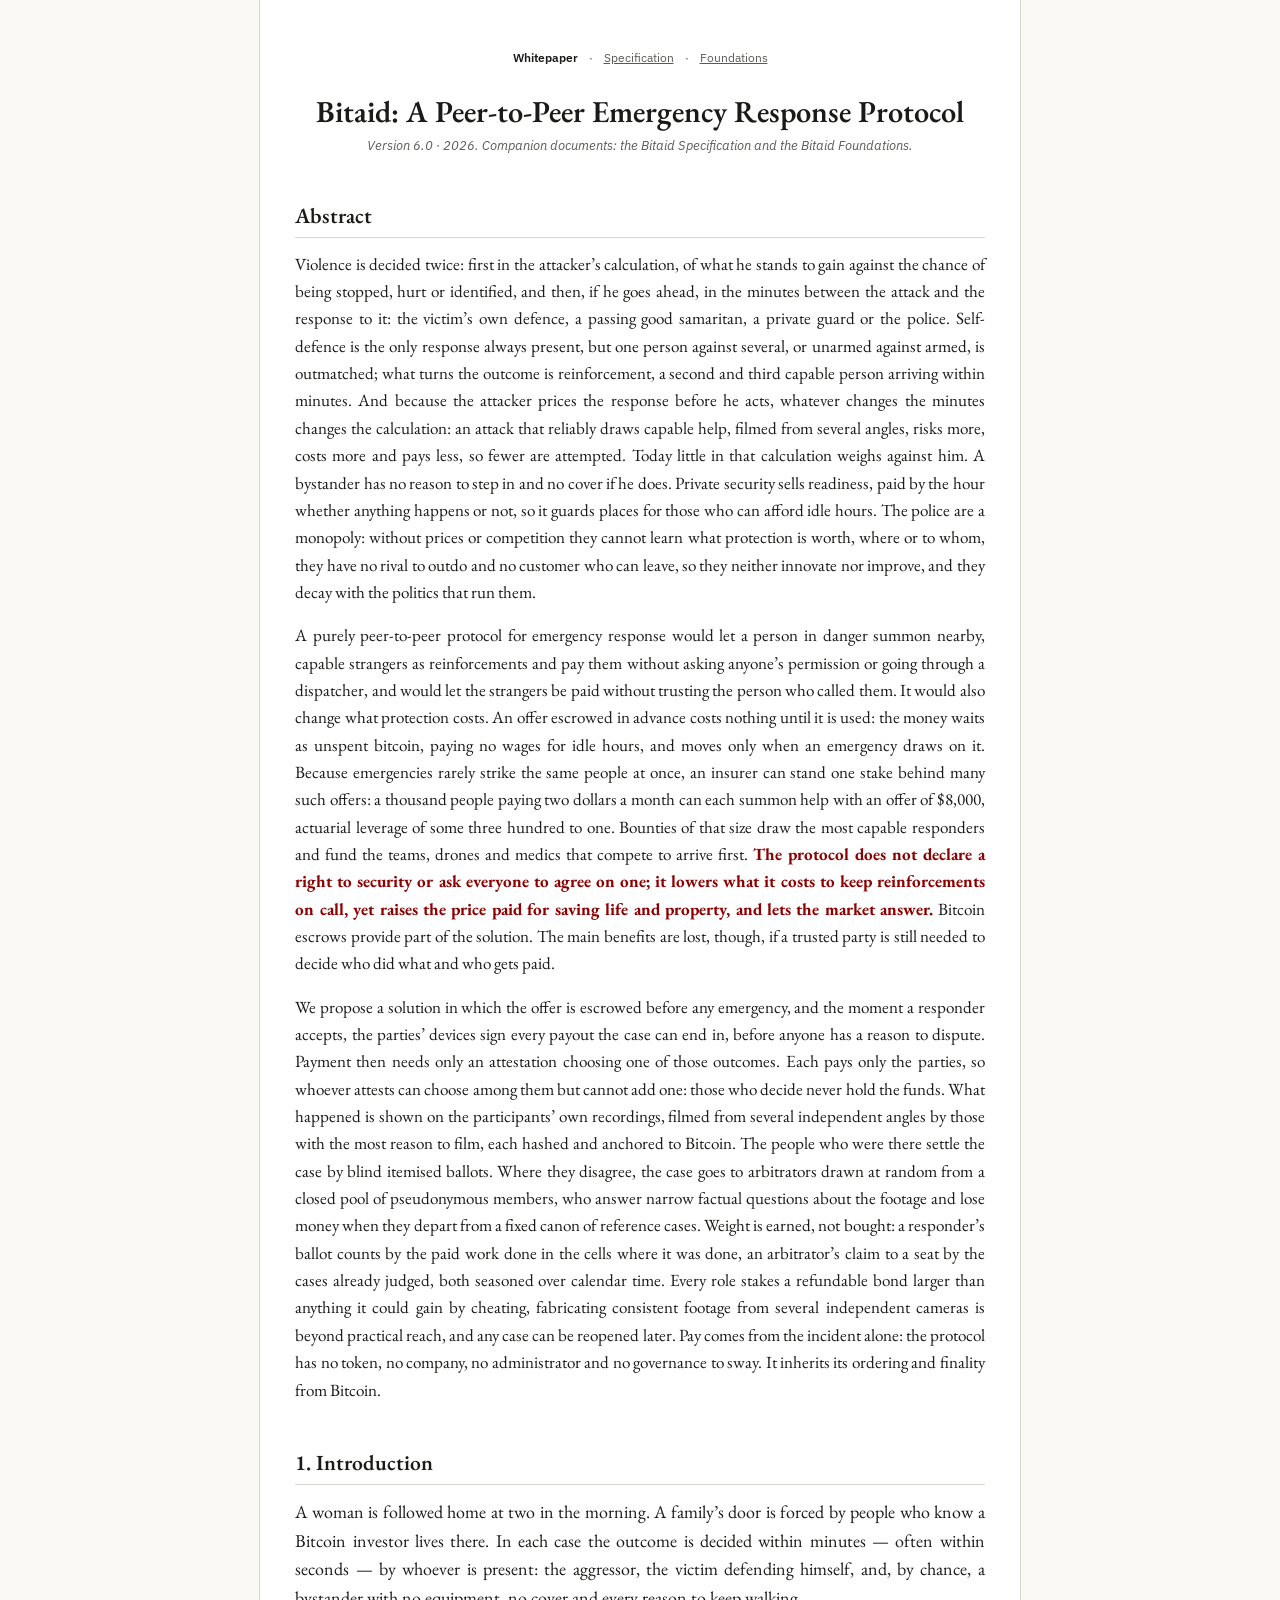
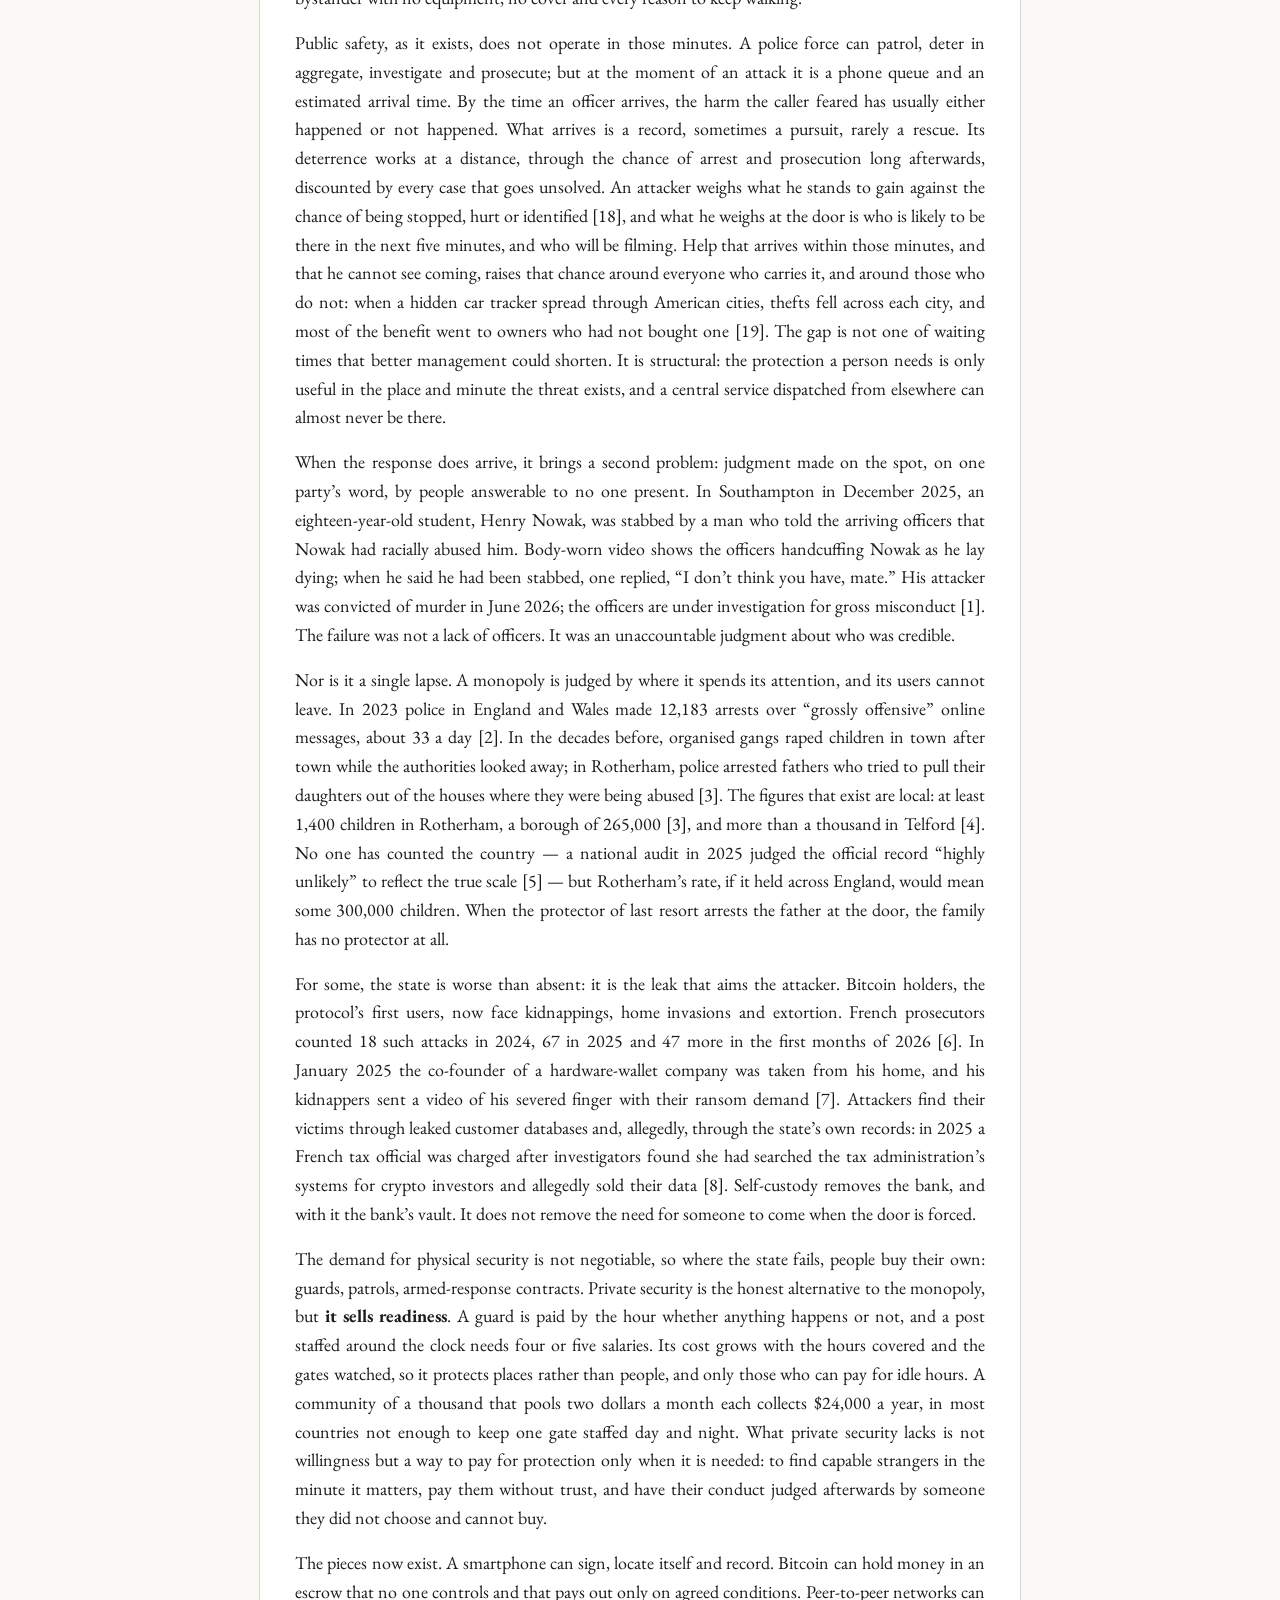
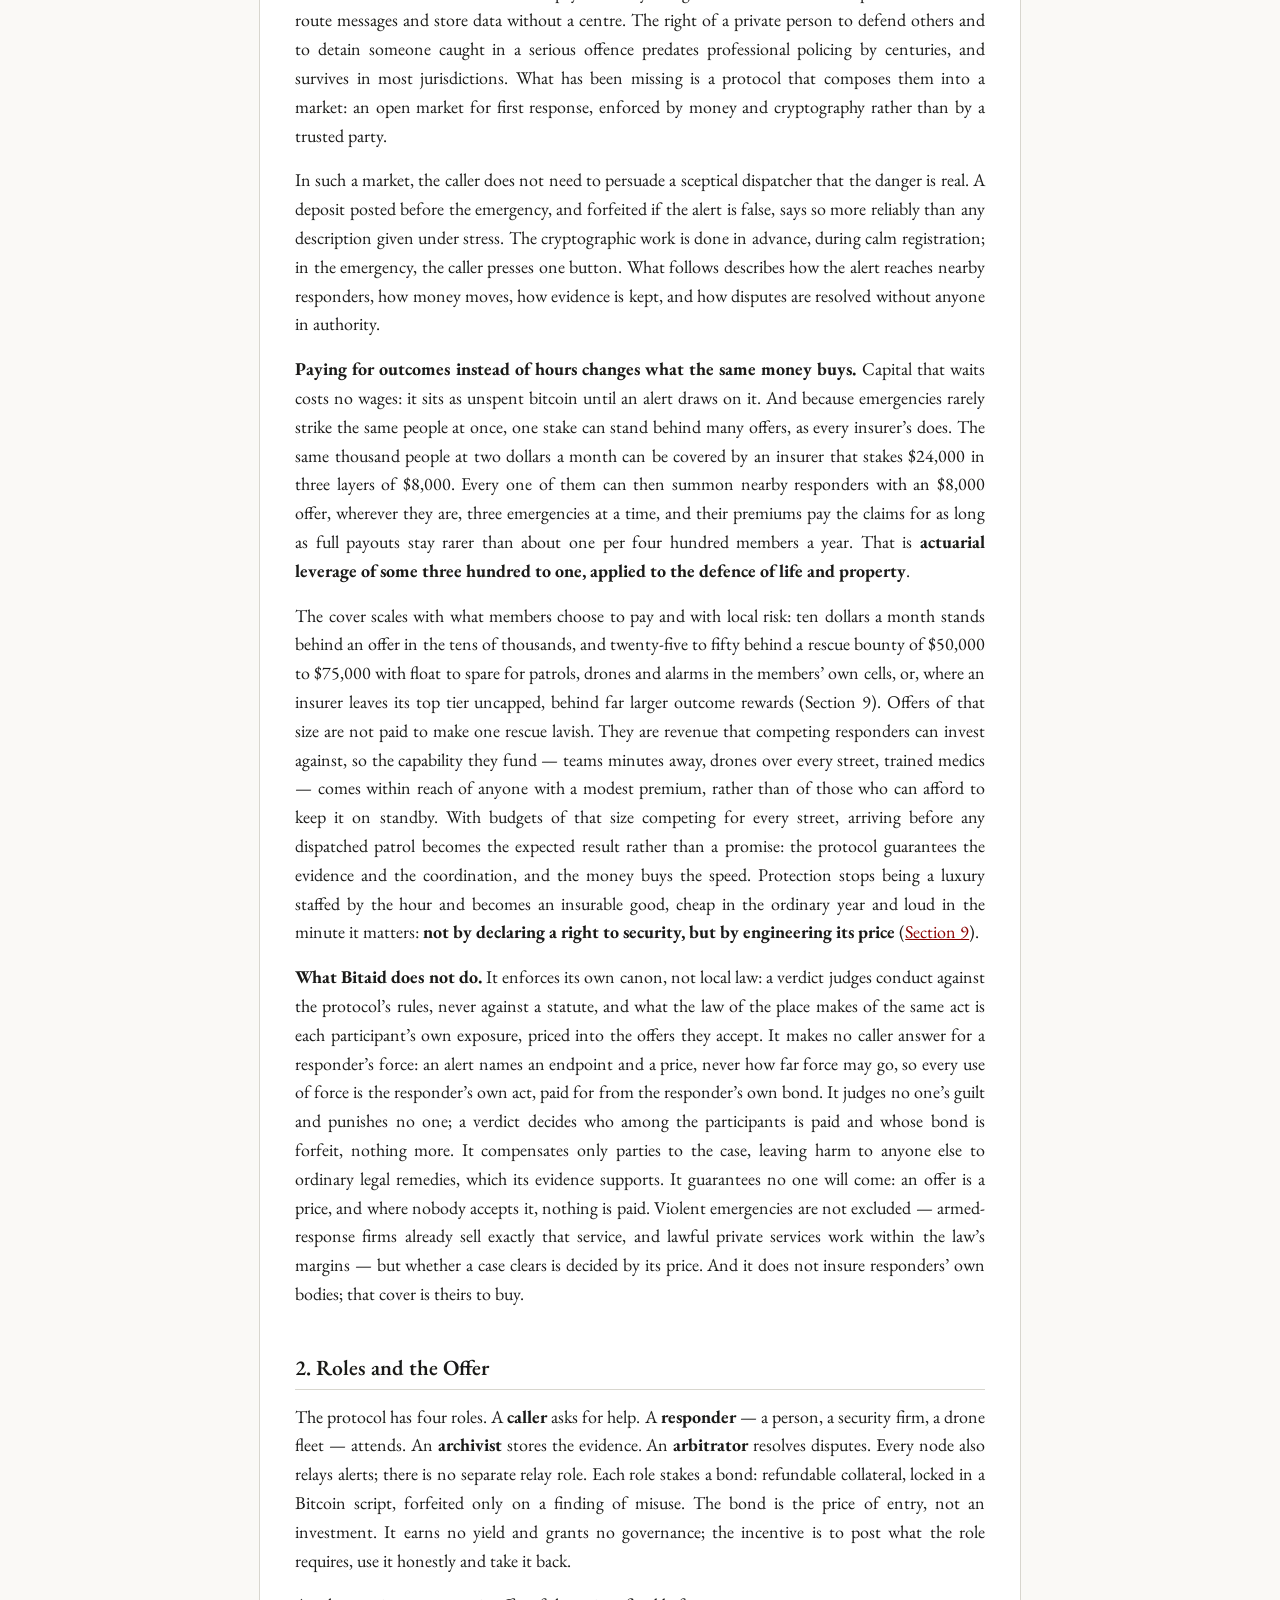
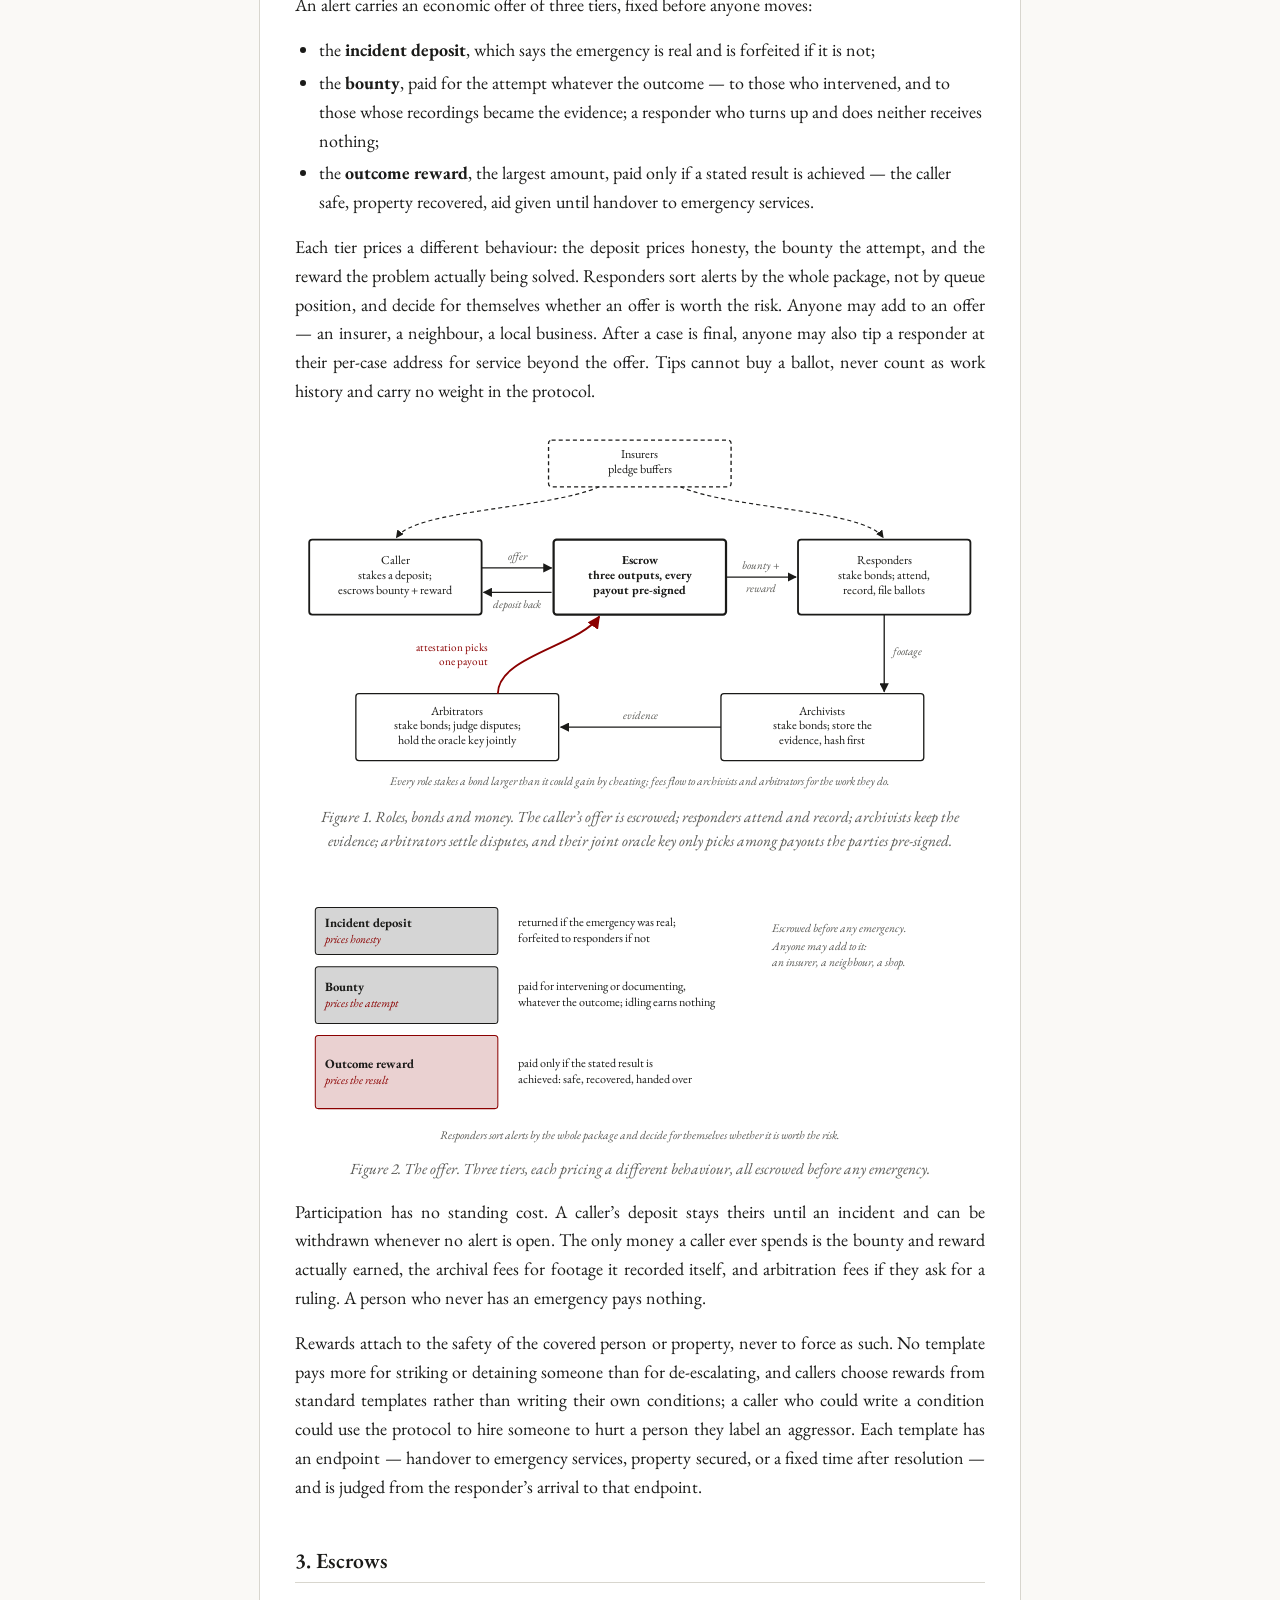
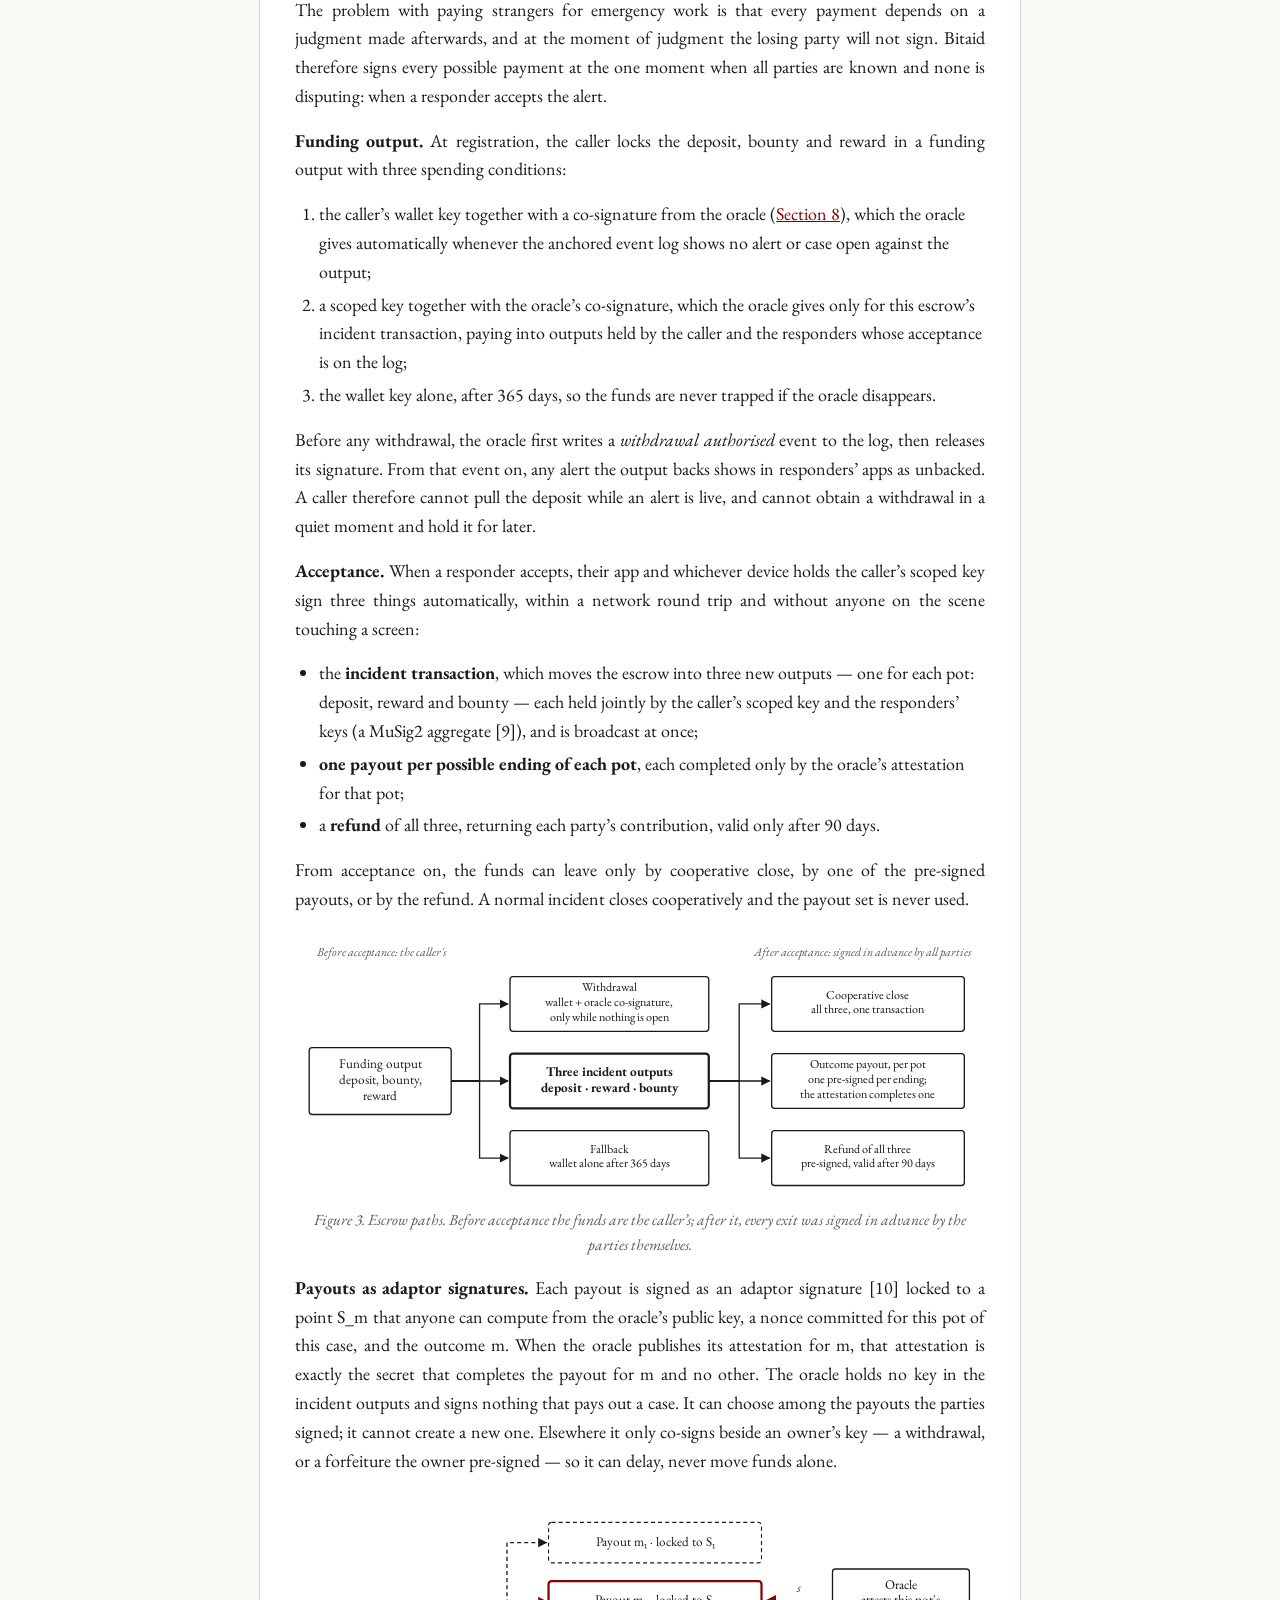
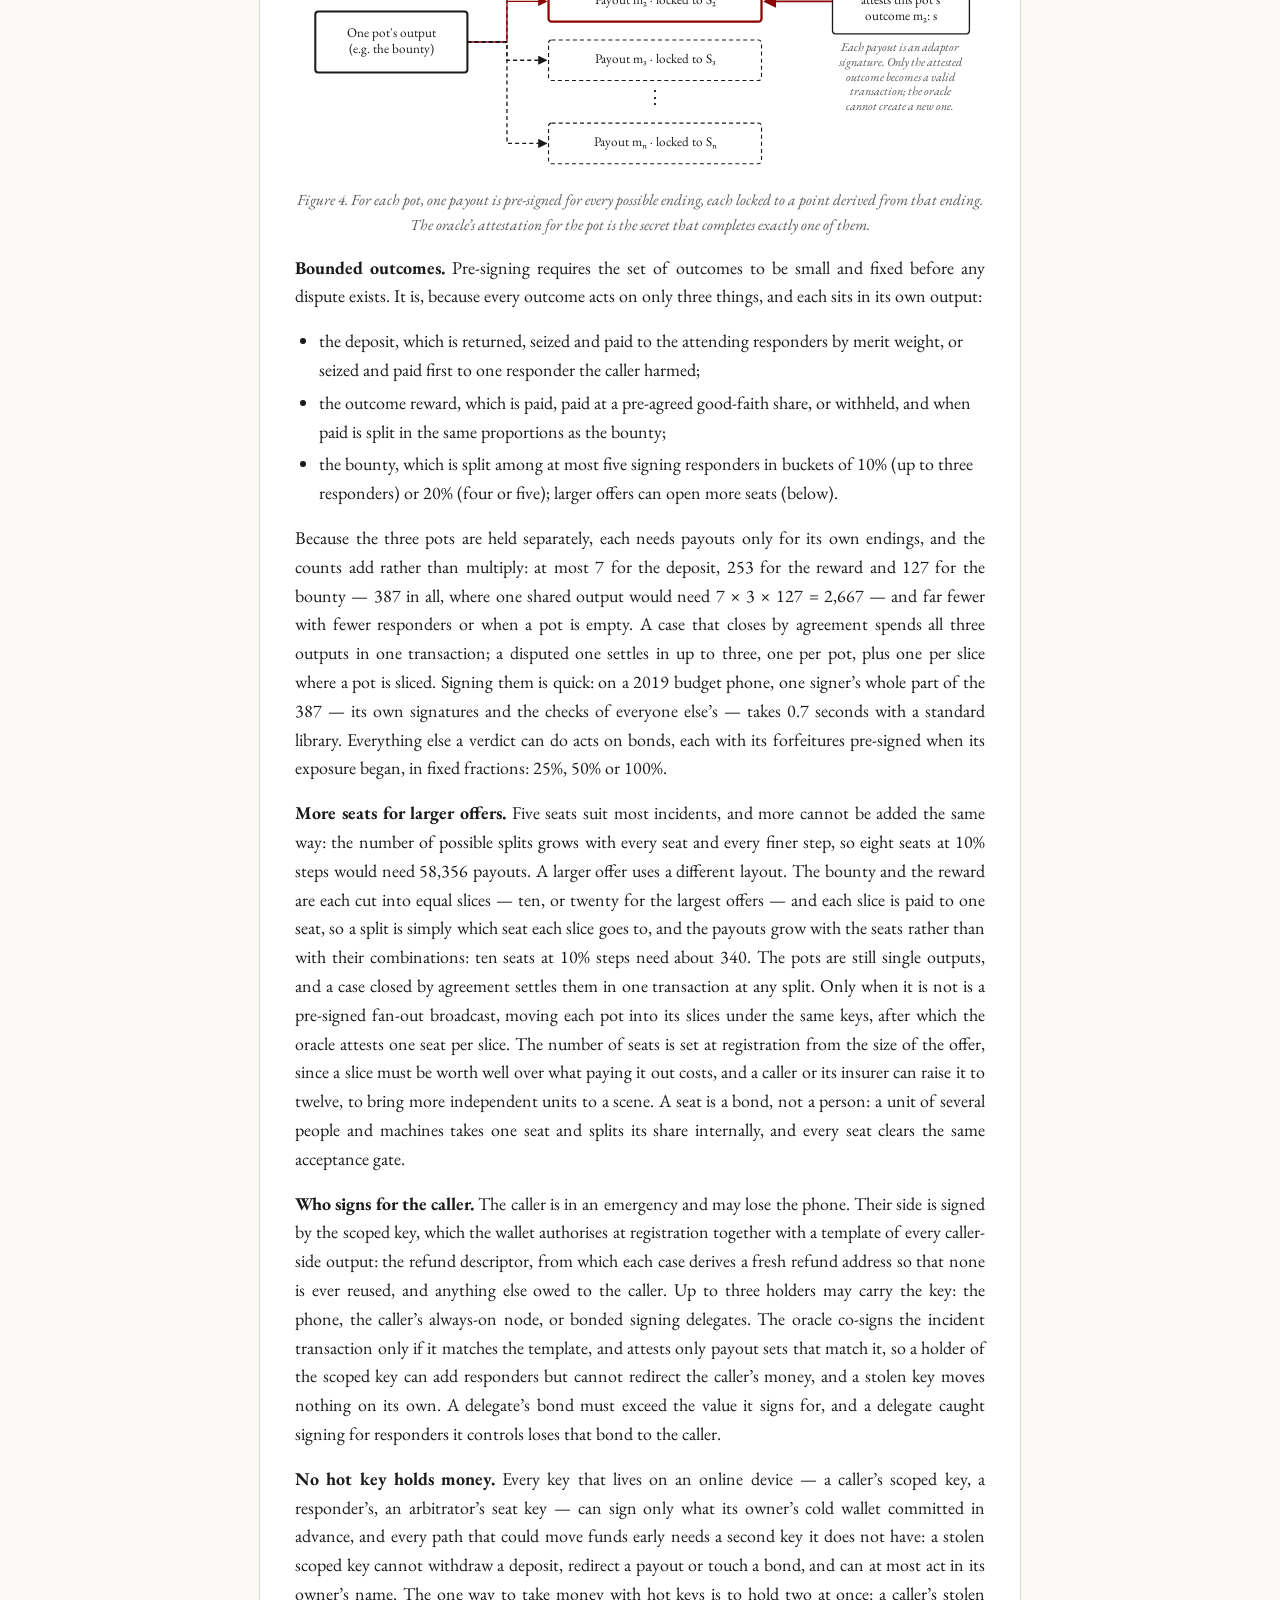
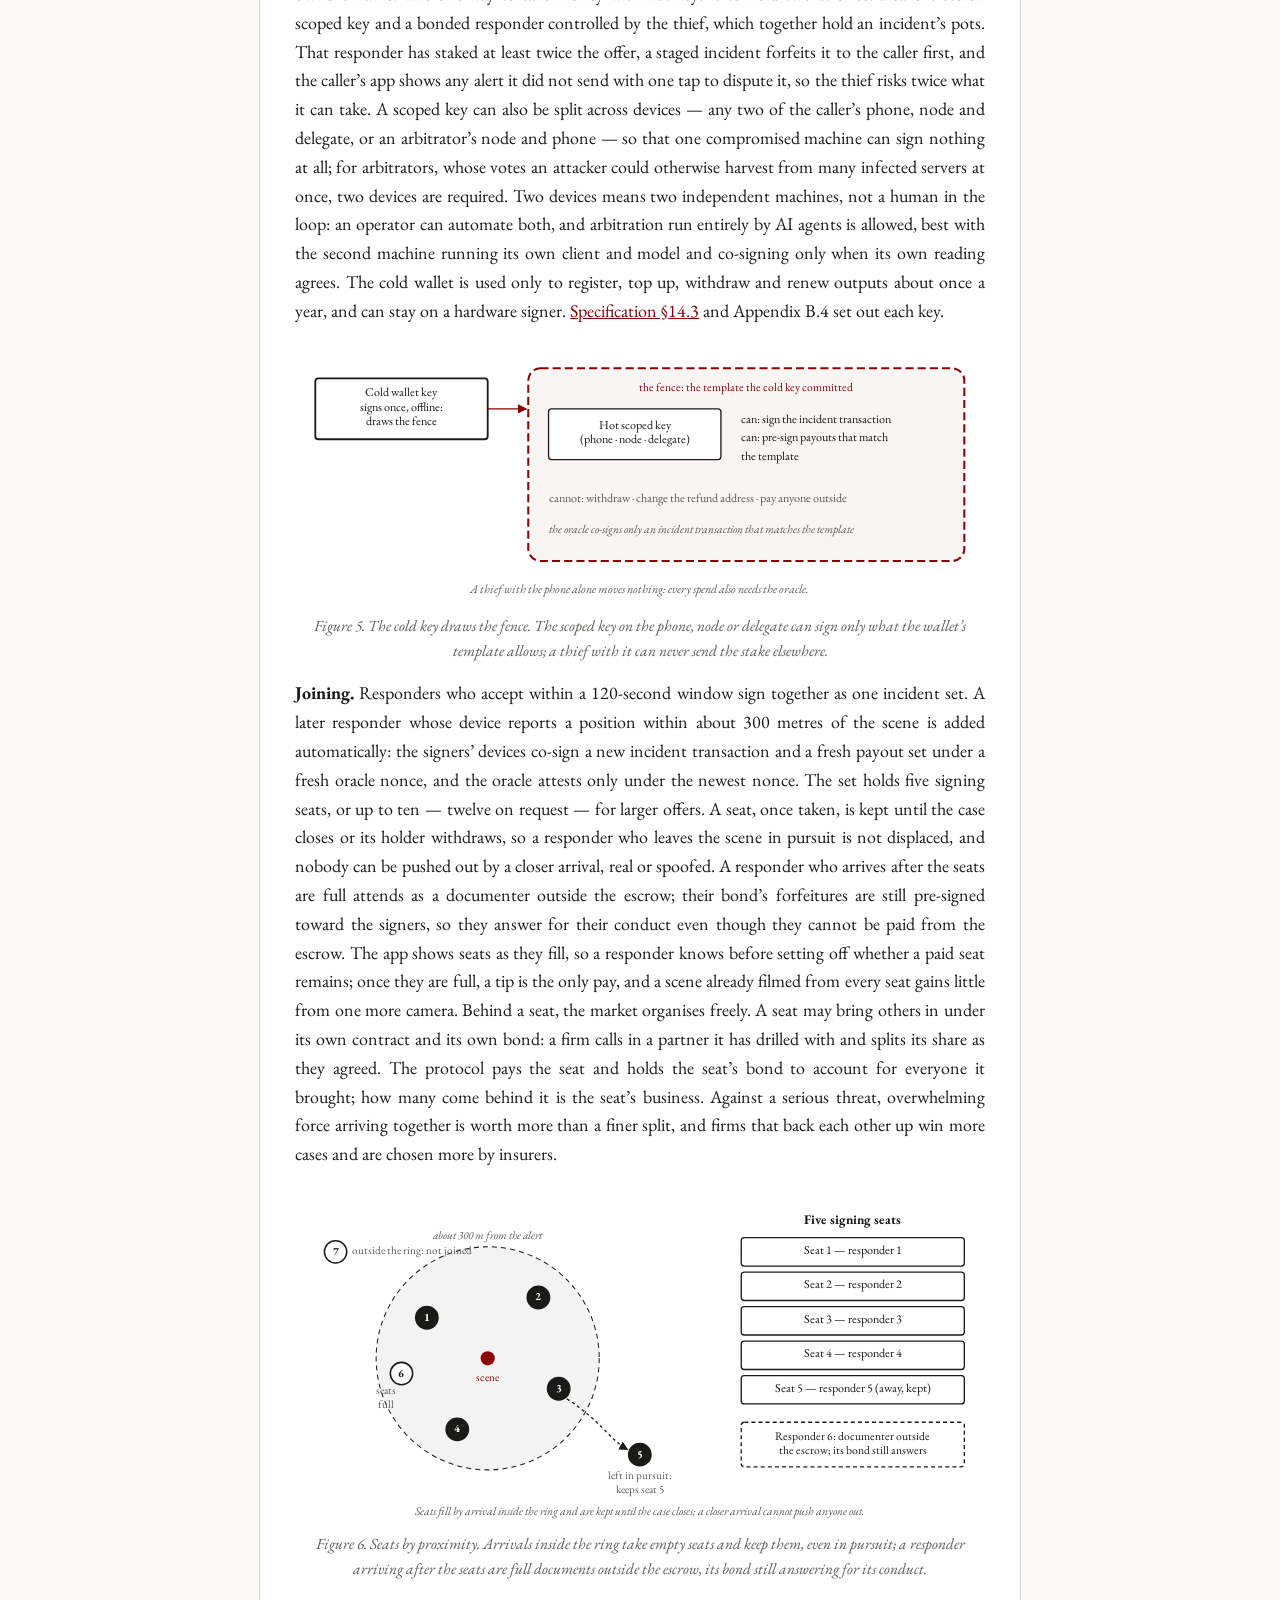
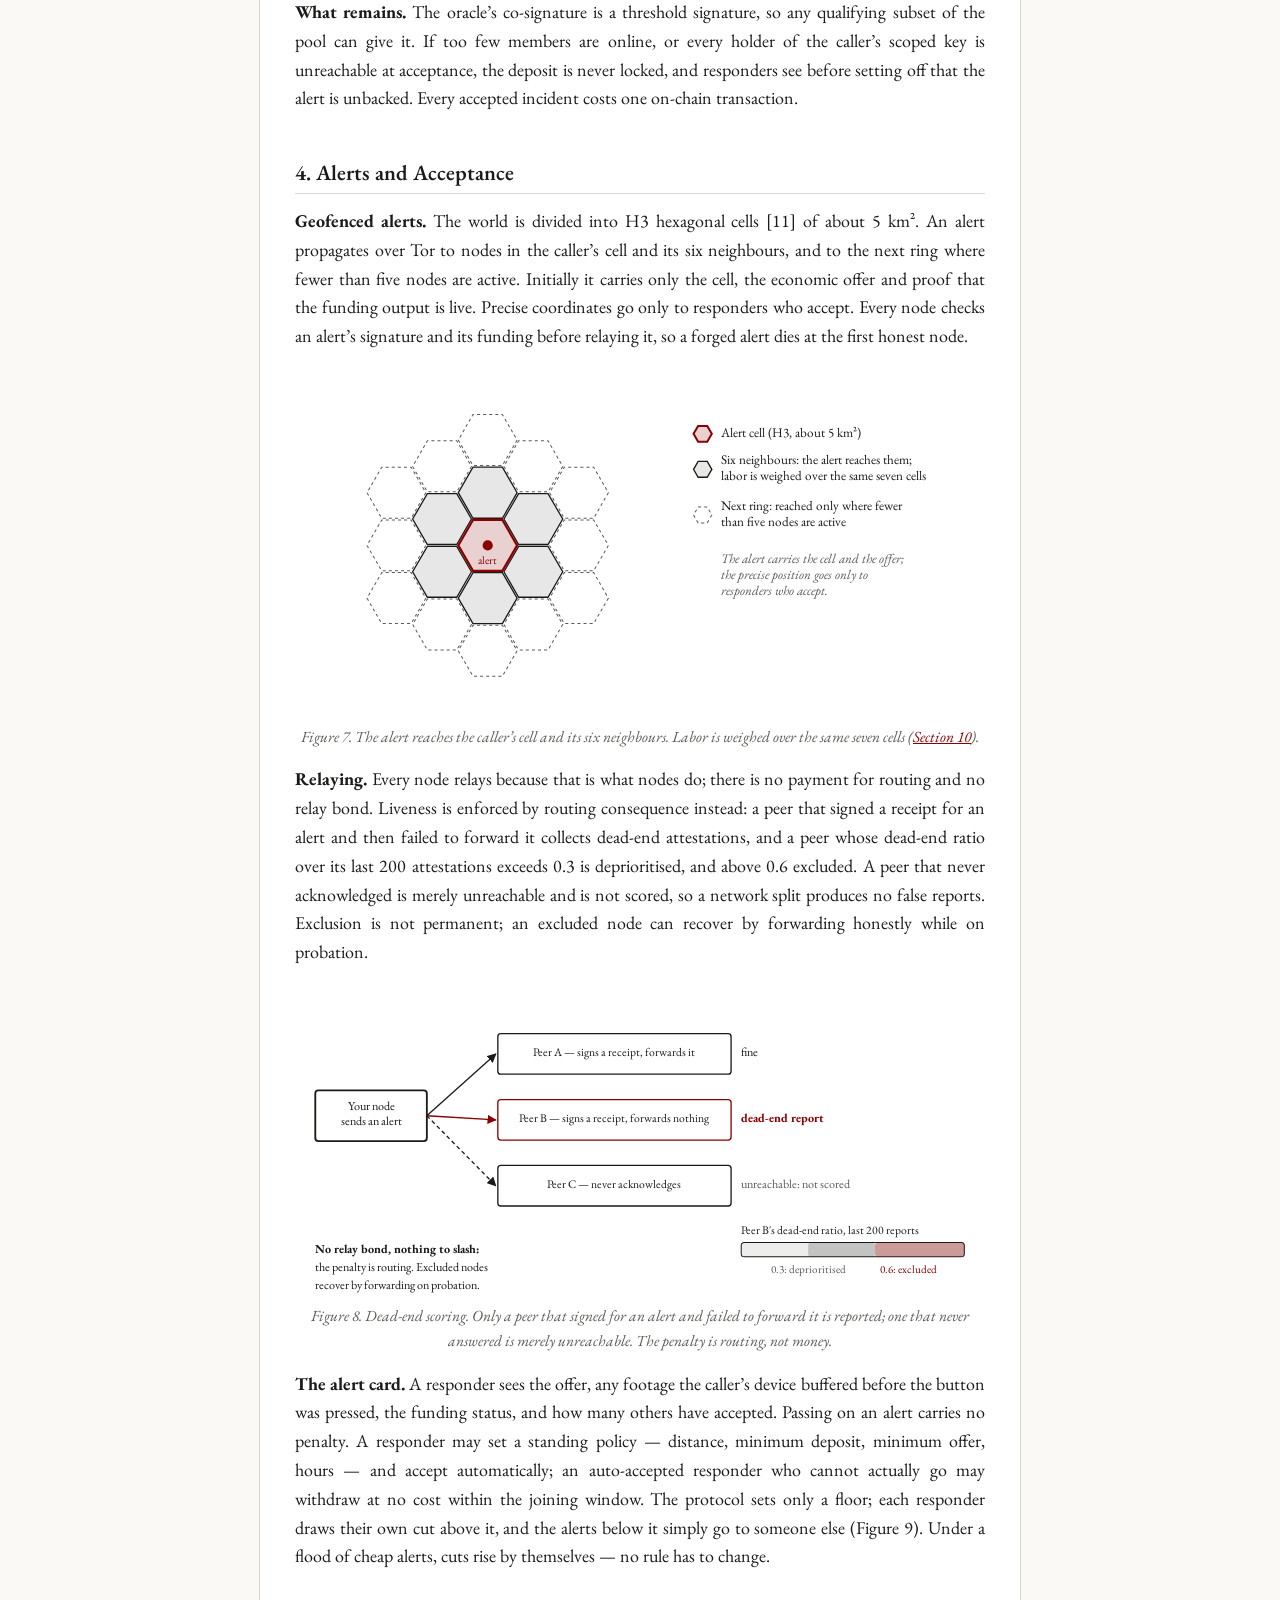
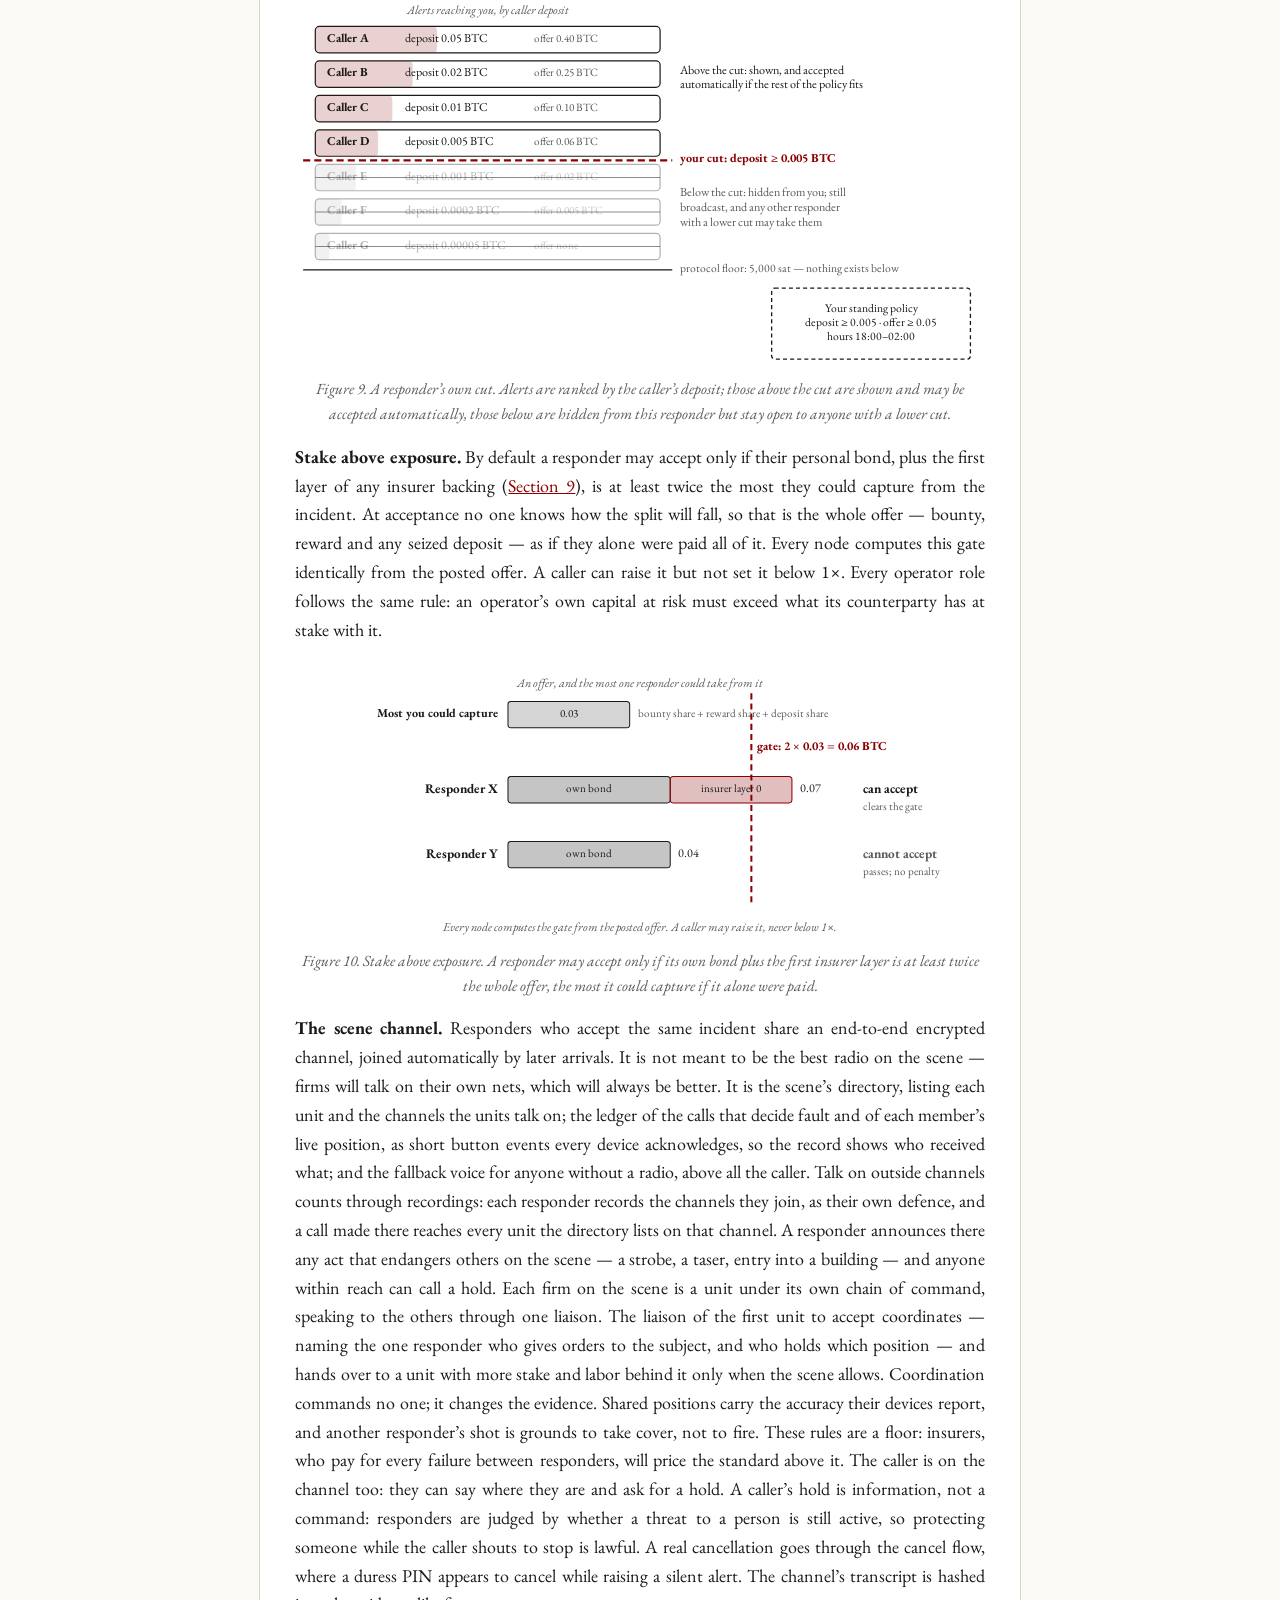
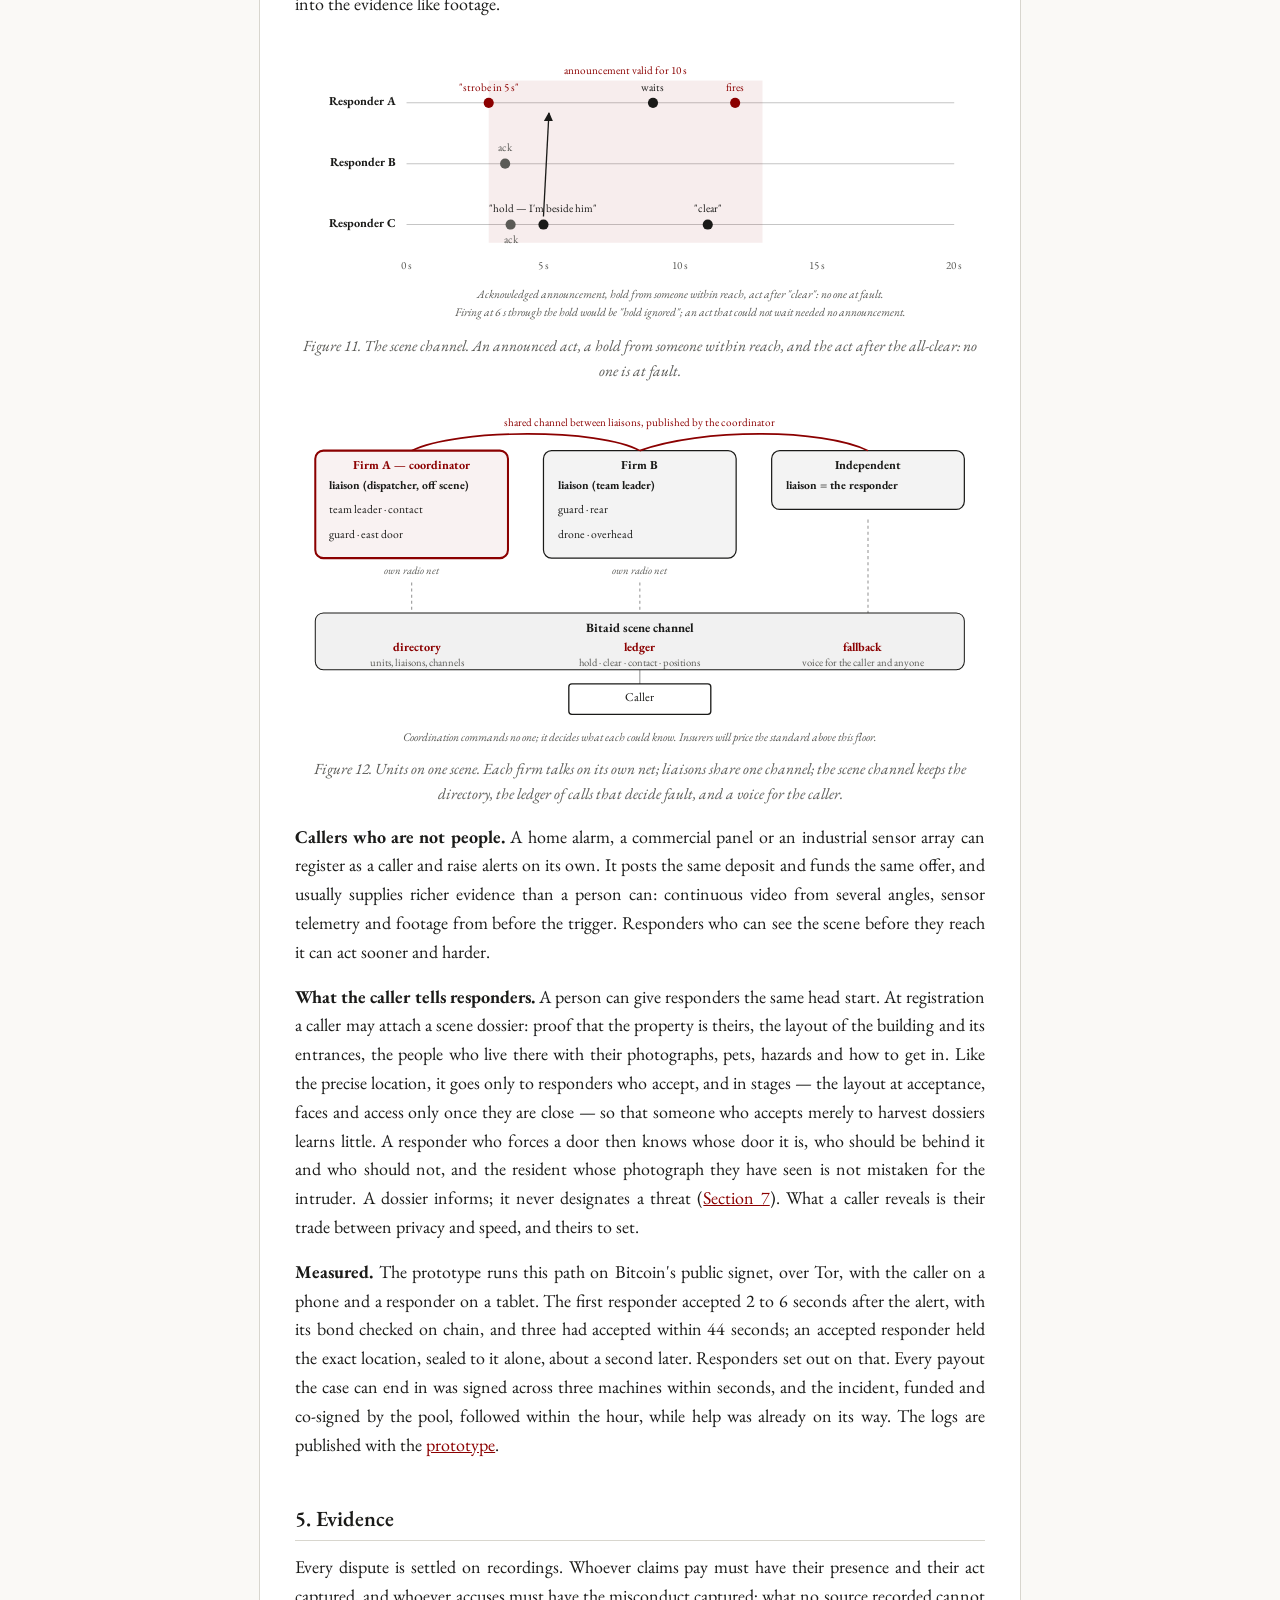
<file: index.html>
<!DOCTYPE html>
<html lang="en">
<head>
<meta charset="utf-8">
<meta name="viewport" content="width=device-width, initial-scale=1">
<title>Bitaid — Whitepaper v6.0</title>
<link rel="preconnect" href="https://fonts.googleapis.com">
<link href="https://fonts.googleapis.com/css2?family=EB+Garamond:ital,wght@0,400;0,600;1,400&family=IBM+Plex+Mono&family=IBM+Plex+Sans:wght@400;600&display=swap" rel="stylesheet">
<style>
:root{--serif:"EB Garamond",Georgia,"Times New Roman",serif;--sans:"IBM Plex Sans",system-ui,sans-serif;--mono:"IBM Plex Mono",ui-monospace,monospace;
--text:#1a1a18;--muted:#5a5a56;--rule:#d8d6ce;--accent:#8b0000;--bg:#faf9f6;--paper:#ffffff;--code:#f4f2ec;--row:#fafaf5}
@media (prefers-color-scheme:dark){:root:not([data-theme="light"]){--text:#e8e6df;--muted:#a8a69e;--rule:#3a3a36;--accent:#e07070;--bg:#141413;--paper:#1c1c1a;--code:#262623;--row:#222220}}
:root[data-theme="dark"]{--text:#e8e6df;--muted:#a8a69e;--rule:#3a3a36;--accent:#e07070;--bg:#141413;--paper:#1c1c1a;--code:#262623;--row:#222220}
*{box-sizing:border-box}
html{background:var(--bg);color:var(--text)}
body{margin:0;font-family:var(--serif);font-size:18px;line-height:1.6;background:var(--bg)}
.page{max-width:760px;margin:0 auto;padding:3rem 2.2rem 6rem;background:var(--paper);box-shadow:0 0 0 1px var(--rule)}
nav.docs{font-family:var(--sans);font-size:.78rem;text-align:center;margin-bottom:1.5rem;color:var(--muted)}
nav.docs a{color:var(--muted);margin:0 .5rem}
nav.docs a.cur{color:var(--text);font-weight:600;text-decoration:none}
h1{font-size:1.9rem;text-align:center;line-height:1.25;margin:.5rem 0 .4rem;font-weight:600}
h1+p{text-align:center;color:var(--muted);font-family:var(--sans);font-size:.8rem;margin-bottom:2rem}
h2{font-size:1.35rem;margin:2.6rem 0 .8rem;padding-bottom:.25rem;border-bottom:1px solid var(--rule);font-weight:600}
h3{font-size:1.12rem;margin:1.9rem 0 .6rem;font-weight:600}
h4{font-family:var(--sans);font-size:.88rem;margin:1.6rem 0 .5rem;text-transform:none;font-weight:600}
p{margin:0 0 1rem;text-align:justify;hyphens:auto}
a{color:var(--accent)}
ul,ol{padding-left:1.5rem;margin:0 0 1rem}
li{margin:.25rem 0}
code{font-family:var(--mono);font-size:.82em;background:var(--code);padding:.05em .3em;border-radius:3px}
pre{background:var(--code);padding:.9rem 1rem;overflow-x:auto;border-radius:4px;font-size:.8rem;line-height:1.45}
pre code{background:none;padding:0;font-size:1em}
table{border-collapse:collapse;width:100%;margin:.8rem 0 1.2rem;font-family:var(--sans);font-size:.78rem;line-height:1.45;display:block;overflow-x:auto}
th,td{border:1px solid var(--rule);padding:.35rem .6rem;vertical-align:top;text-align:left}
thead th{background:var(--row);font-weight:600}
tbody tr:nth-child(odd){background:var(--row)}
blockquote{margin:1rem 0;padding:.2rem 1rem;border-left:3px solid var(--rule);color:var(--muted)}
#TOC{font-family:var(--sans);font-size:.82rem;border:1px solid var(--rule);padding:1rem 1.2rem;margin:1.5rem 0 2rem;background:var(--row)}
#TOC ul{list-style:none;padding-left:1rem;margin:0}#TOC>ul{padding-left:0}
#TOC a{color:var(--text);text-decoration:none}#TOC a:hover{text-decoration:underline}
.abstract p{font-size:.95em}
.fig{margin:1.4rem 0 .4rem}.fig svg{width:100%;height:auto;display:block}.fig+p em{display:block;text-align:center;font-size:.86em;color:var(--muted)}.fig+p{text-align:center}
@media (max-width:640px){.fig[style]{margin:1rem 0!important}body{font-size:16.5px}.page{padding:1.5rem 16px 4rem}p{text-align:left}}
@media print{.page{box-shadow:none;max-width:none}nav.docs{display:none}}
.abstract strong.punch{color:var(--accent)}
</style>
</head>
<body>
<div class="page">
<nav class="docs"><a href="index.html" class="cur">Whitepaper</a> · <a href="bitaid_v6_specification.html">Specification</a> · <a href="bitaid_v6_foundations.html">Foundations</a></nav>
<h1>
Bitaid: A Peer-to-Peer Emergency Response Protocol
</h1>
<p><em>Version 6.0 · 2026. Companion documents: the Bitaid Specification and the Bitaid Foundations.</em></p>
<div class="abstract"><h2 id="abstract">Abstract</h2>
<p>Violence is decided twice: first in the attacker’s calculation, of what he stands to gain against the chance of being stopped, hurt or identified, and then, if he goes ahead, in the minutes between the attack and the response to it: the victim’s own defence, a passing good samaritan, a private guard or the police. Self-defence is the only response always present, but one person against several, or unarmed against armed, is outmatched; what turns the outcome is reinforcement, a second and third capable person arriving within minutes. And because the attacker prices the response before he acts, whatever changes the minutes changes the calculation: an attack that reliably draws capable help, filmed from several angles, risks more, costs more and pays less, so fewer are attempted. Today little in that calculation weighs against him. A bystander has no reason to step in and no cover if he does. Private security sells readiness, paid by the hour whether anything happens or not, so it guards places for those who can afford idle hours. The police are a monopoly: without prices or competition they cannot learn what protection is worth, where or to whom, they have no rival to outdo and no customer who can leave, so they neither innovate nor improve, and they decay with the politics that run them.</p>
<p>A purely peer-to-peer protocol for emergency response would let a person in danger summon nearby, capable strangers as reinforcements and pay them without asking anyone’s permission or going through a dispatcher, and would let the strangers be paid without trusting the person who called them. It would also change what protection costs. An offer escrowed in advance costs nothing until it is used: the money waits as unspent bitcoin, paying no wages for idle hours, and moves only when an emergency draws on it. Because emergencies rarely strike the same people at once, an insurer can stand one stake behind many such offers: a thousand people paying two dollars a month can each summon help with an offer of $8,000, actuarial leverage of some three hundred to one. Bounties of that size draw the most capable responders and fund the teams, drones and medics that compete to arrive first. <strong class="punch">The protocol does not declare a right to security or ask everyone to agree on one; it lowers what it costs to keep reinforcements on call, yet raises the price paid for saving life and property, and lets the market answer.</strong> Bitcoin escrows provide part of the solution. The main benefits are lost, though, if a trusted party is still needed to decide who did what and who gets paid.</p>
<p>We propose a solution in which the offer is escrowed before any emergency, and the moment a responder accepts, the parties’ devices sign every payout the case can end in, before anyone has a reason to dispute. Payment then needs only an attestation choosing one of those outcomes. Each pays only the parties, so whoever attests can choose among them but cannot add one: those who decide never hold the funds. What happened is shown on the participants’ own recordings, filmed from several independent angles by those with the most reason to film, each hashed and anchored to Bitcoin. The people who were there settle the case by blind itemised ballots. Where they disagree, the case goes to arbitrators drawn at random from a closed pool of pseudonymous members, who answer narrow factual questions about the footage and lose money when they depart from a fixed canon of reference cases. Weight is earned, not bought: a responder’s ballot counts by the paid work done in the cells where it was done, an arbitrator’s claim to a seat by the cases already judged, both seasoned over calendar time. Every role stakes a refundable bond larger than anything it could gain by cheating, fabricating consistent footage from several independent cameras is beyond practical reach, and any case can be reopened later. Pay comes from the incident alone: the protocol has no token, no company, no administrator and no governance to sway. It inherits its ordering and finality from Bitcoin.</p>
</div>
<h2 id="s1">1. Introduction</h2>
<p>A woman is followed home at two in the morning. A family’s door is forced by people who know a Bitcoin investor lives there. In each case the outcome is decided within minutes — often within seconds — by whoever is present: the aggressor, the victim defending himself, and, by chance, a bystander with no equipment, no cover and every reason to keep walking.</p>
<p>Public safety, as it exists, does not operate in those minutes. A police force can patrol, deter in aggregate, investigate and prosecute; but at the moment of an attack it is a phone queue and an estimated arrival time. By the time an officer arrives, the harm the caller feared has usually either happened or not happened. What arrives is a record, sometimes a pursuit, rarely a rescue. Its deterrence works at a distance, through the chance of arrest and prosecution long afterwards, discounted by every case that goes unsolved. An attacker weighs what he stands to gain against the chance of being stopped, hurt or identified [18], and what he weighs at the door is who is likely to be there in the next five minutes, and who will be filming. Help that arrives within those minutes, and that he cannot see coming, raises that chance around everyone who carries it, and around those who do not: when a hidden car tracker spread through American cities, thefts fell across each city, and most of the benefit went to owners who had not bought one [19]. The gap is not one of waiting times that better management could shorten. It is structural: the protection a person needs is only useful in the place and minute the threat exists, and a central service dispatched from elsewhere can almost never be there.</p>
<p>When the response does arrive, it brings a second problem: judgment made on the spot, on one party’s word, by people answerable to no one present. In Southampton in December 2025, an eighteen-year-old student, Henry Nowak, was stabbed by a man who told the arriving officers that Nowak had racially abused him. Body-worn video shows the officers handcuffing Nowak as he lay dying; when he said he had been stabbed, one replied, “I don’t think you have, mate.” His attacker was convicted of murder in June 2026; the officers are under investigation for gross misconduct [1]. The failure was not a lack of officers. It was an unaccountable judgment about who was credible.</p>
<p>Nor is it a single lapse. A monopoly is judged by where it spends its attention, and its users cannot leave. In 2023 police in England and Wales made 12,183 arrests over “grossly offensive” online messages, about 33 a day [2]. In the decades before, organised gangs raped children in town after town while the authorities looked away; in Rotherham, police arrested fathers who tried to pull their daughters out of the houses where they were being abused [3]. The figures that exist are local: at least 1,400 children in Rotherham, a borough of 265,000 [3], and more than a thousand in Telford [4]. No one has counted the country — a national audit in 2025 judged the official record “highly unlikely” to reflect the true scale [5] — but Rotherham’s rate, if it held across England, would mean some 300,000 children. When the protector of last resort arrests the father at the door, the family has no protector at all.</p>
<p>For some, the state is worse than absent: it is the leak that aims the attacker. Bitcoin holders, the protocol’s first users, now face kidnappings, home invasions and extortion. French prosecutors counted 18 such attacks in 2024, 67 in 2025 and 47 more in the first months of 2026 [6]. In January 2025 the co-founder of a hardware-wallet company was taken from his home, and his kidnappers sent a video of his severed finger with their ransom demand [7]. Attackers find their victims through leaked customer databases and, allegedly, through the state’s own records: in 2025 a French tax official was charged after investigators found she had searched the tax administration’s systems for crypto investors and allegedly sold their data [8]. Self-custody removes the bank, and with it the bank’s vault. It does not remove the need for someone to come when the door is forced.</p>
<p>The demand for physical security is not negotiable, so where the state fails, people buy their own: guards, patrols, armed-response contracts. Private security is the honest alternative to the monopoly, but <strong>it sells readiness</strong>. A guard is paid by the hour whether anything happens or not, and a post staffed around the clock needs four or five salaries. Its cost grows with the hours covered and the gates watched, so it protects places rather than people, and only those who can pay for idle hours. A community of a thousand that pools two dollars a month each collects $24,000 a year, in most countries not enough to keep one gate staffed day and night. What private security lacks is not willingness but a way to pay for protection only when it is needed: to find capable strangers in the minute it matters, pay them without trust, and have their conduct judged afterwards by someone they did not choose and cannot buy.</p>
<p>The pieces now exist. A smartphone can sign, locate itself and record. Bitcoin can hold money in an escrow that no one controls and that pays out only on agreed conditions. Peer-to-peer networks can route messages and store data without a centre. The right of a private person to defend others and to detain someone caught in a serious offence predates professional policing by centuries, and survives in most jurisdictions. What has been missing is a protocol that composes them into a market: an open market for first response, enforced by money and cryptography rather than by a trusted party.</p>
<p>In such a market, the caller does not need to persuade a sceptical dispatcher that the danger is real. A deposit posted before the emergency, and forfeited if the alert is false, says so more reliably than any description given under stress. The cryptographic work is done in advance, during calm registration; in the emergency, the caller presses one button. What follows describes how the alert reaches nearby responders, how money moves, how evidence is kept, and how disputes are resolved without anyone in authority.</p>
<p><strong>Paying for outcomes instead of hours changes what the same money buys.</strong> Capital that waits costs no wages: it sits as unspent bitcoin until an alert draws on it. And because emergencies rarely strike the same people at once, one stake can stand behind many offers, as every insurer’s does. The same thousand people at two dollars a month can be covered by an insurer that stakes $24,000 in three layers of $8,000. Every one of them can then summon nearby responders with an $8,000 offer, wherever they are, three emergencies at a time, and their premiums pay the claims for as long as full payouts stay rarer than about one per four hundred members a year. That is <strong>actuarial leverage of some three hundred to one, applied to the defence of life and property</strong>.</p>
<p>The cover scales with what members choose to pay and with local risk: ten dollars a month stands behind an offer in the tens of thousands, and twenty-five to fifty behind a rescue bounty of $50,000 to $75,000 with float to spare for patrols, drones and alarms in the members’ own cells, or, where an insurer leaves its top tier uncapped, behind far larger outcome rewards (Section 9). Offers of that size are not paid to make one rescue lavish. They are revenue that competing responders can invest against, so the capability they fund — teams minutes away, drones over every street, trained medics — comes within reach of anyone with a modest premium, rather than of those who can afford to keep it on standby. With budgets of that size competing for every street, arriving before any dispatched patrol becomes the expected result rather than a promise: the protocol guarantees the evidence and the coordination, and the money buys the speed. Protection stops being a luxury staffed by the hour and becomes an insurable good, cheap in the ordinary year and loud in the minute it matters: <strong>not by declaring a right to security, but by engineering its price</strong> (<a href="#s9">Section 9</a>).</p>
<p><strong>What Bitaid does not do.</strong> It enforces its own canon, not local law: a verdict judges conduct against the protocol’s rules, never against a statute, and what the law of the place makes of the same act is each participant’s own exposure, priced into the offers they accept. It makes no caller answer for a responder’s force: an alert names an endpoint and a price, never how far force may go, so every use of force is the responder’s own act, paid for from the responder’s own bond. It judges no one’s guilt and punishes no one; a verdict decides who among the participants is paid and whose bond is forfeit, nothing more. It compensates only parties to the case, leaving harm to anyone else to ordinary legal remedies, which its evidence supports. It guarantees no one will come: an offer is a price, and where nobody accepts it, nothing is paid. Violent emergencies are not excluded — armed-response firms already sell exactly that service, and lawful private services work within the law’s margins — but whether a case clears is decided by its price. And it does not insure responders’ own bodies; that cover is theirs to buy.</p>
<h2 id="s2">2. Roles and the Offer</h2>
<p>The protocol has four roles. A <strong>caller</strong> asks for help. A <strong>responder</strong> — a person, a security firm, a drone fleet — attends. An <strong>archivist</strong> stores the evidence. An <strong>arbitrator</strong> resolves disputes. Every node also relays alerts; there is no separate relay role. Each role stakes a bond: refundable collateral, locked in a Bitcoin script, forfeited only on a finding of misuse. The bond is the price of entry, not an investment. It earns no yield and grants no governance; the incentive is to post what the role requires, use it honestly and take it back.</p>
<p>An alert carries an economic offer of three tiers, fixed before anyone moves:</p>
<ul>
<li>the <strong>incident deposit</strong>, which says the emergency is real and is forfeited if it is not;</li>
<li>the <strong>bounty</strong>, paid for the attempt whatever the outcome — to those who intervened, and to those whose recordings became the evidence; a responder who turns up and does neither receives nothing;</li>
<li>the <strong>outcome reward</strong>, the largest amount, paid only if a stated result is achieved — the caller safe, property recovered, aid given until handover to emergency services.</li>
</ul>
<p>Each tier prices a different behaviour: the deposit prices honesty, the bounty the attempt, and the reward the problem actually being solved. Responders sort alerts by the whole package, not by queue position, and decide for themselves whether an offer is worth the risk. Anyone may add to an offer — an insurer, a neighbour, a local business. After a case is final, anyone may also tip a responder at their per-case address for service beyond the offer. Tips cannot buy a ballot, never count as work history and carry no weight in the protocol.</p>
<figure class="fig"><svg xmlns="http://www.w3.org/2000/svg" viewBox="0 0 680 365" role="img" aria-label="Roles, bonds and money" style="color:var(--text)" font-family="'EB Garamond', Georgia, 'Times New Roman', serif" font-size="14">
<title>Roles, bonds and money</title>
<defs><marker id="ah-fig1" viewBox="0 0 10 10" refX="9" refY="5" markerWidth="7" markerHeight="7" orient="auto-start-reverse"><path d="M0,0 L10,5 L0,10 z" fill="currentColor"/></marker><marker id="aha-fig1" viewBox="0 0 10 10" refX="9" refY="5" markerWidth="7" markerHeight="7" orient="auto-start-reverse"><path d="M0,0 L10,5 L0,10 z" fill="var(--accent, #8b0000)"/></marker></defs>
<rect x="250" y="12" width="180" height="46" rx="3" fill="var(--paper, #ffffff)" stroke="currentColor" stroke-width="1.3" stroke-dasharray="4 3"/><text text-anchor="middle" font-size="12" fill="currentColor" font-weight="normal" dominant-baseline="middle"><tspan x="340.0" y="27.8">Insurers</tspan><tspan x="340.0" y="42.2">pledge buffers</tspan></text>
<rect x="14" y="110" width="170" height="74" rx="3" fill="var(--paper, #ffffff)" stroke="currentColor" stroke-width="1.8"/><text text-anchor="middle" font-size="12" fill="currentColor" font-weight="normal" dominant-baseline="middle"><tspan x="99.0" y="132.6">Caller</tspan><tspan x="99.0" y="147.0">stakes a deposit;</tspan><tspan x="99.0" y="161.4">escrows bounty + reward</tspan></text>
<rect x="255" y="110" width="170" height="74" rx="3" fill="var(--paper, #ffffff)" stroke="currentColor" stroke-width="2.2"/><text text-anchor="middle" font-size="12" fill="currentColor" font-weight="bold" dominant-baseline="middle"><tspan x="340.0" y="132.6">Escrow</tspan><tspan x="340.0" y="147.0">three outputs, every</tspan><tspan x="340.0" y="161.4">payout pre-signed</tspan></text>
<rect x="496" y="110" width="170" height="74" rx="3" fill="var(--paper, #ffffff)" stroke="currentColor" stroke-width="1.8"/><text text-anchor="middle" font-size="12" fill="currentColor" font-weight="normal" dominant-baseline="middle"><tspan x="581.0" y="132.6">Responders</tspan><tspan x="581.0" y="147.0">stake bonds; attend,</tspan><tspan x="581.0" y="161.4">record, file ballots</tspan></text>
<rect x="420" y="262" width="200" height="66" rx="3" fill="var(--paper, #ffffff)" stroke="currentColor" stroke-width="1.3"/><text text-anchor="middle" font-size="12" fill="currentColor" font-weight="normal" dominant-baseline="middle"><tspan x="520.0" y="280.6">Archivists</tspan><tspan x="520.0" y="295.0">stake bonds; store the</tspan><tspan x="520.0" y="309.4">evidence, hash first</tspan></text>
<rect x="60" y="262" width="200" height="66" rx="3" fill="var(--paper, #ffffff)" stroke="currentColor" stroke-width="1.3"/><text text-anchor="middle" font-size="12" fill="currentColor" font-weight="normal" dominant-baseline="middle"><tspan x="160.0" y="280.6">Arbitrators</tspan><tspan x="160.0" y="295.0">stake bonds; judge disputes;</tspan><tspan x="160.0" y="309.4">hold the oracle key jointly</tspan></text>
<line x1="184" y1="138" x2="253" y2="138" stroke="currentColor" stroke-width="1.3" marker-end="url(#ah-fig1)"/>
<text text-anchor="middle" font-size="11" fill="var(--muted, #6a6a66)" font-weight="normal" font-style="italic" dominant-baseline="middle"><tspan x="219" y="128.0">offer</tspan></text>
<line x1="253" y1="162" x2="186" y2="162" stroke="currentColor" stroke-width="1.3" marker-end="url(#ah-fig1)"/>
<text text-anchor="middle" font-size="11" fill="var(--muted, #6a6a66)" font-weight="normal" font-style="italic" dominant-baseline="middle"><tspan x="219" y="176.0">deposit back</tspan></text>
<line x1="425" y1="147" x2="494" y2="147" stroke="currentColor" stroke-width="1.3" marker-end="url(#ah-fig1)"/>
<text text-anchor="middle" font-size="11" fill="var(--muted, #6a6a66)" font-weight="normal" font-style="italic" dominant-baseline="middle"><tspan x="460" y="137.0">bounty +</tspan></text>
<text text-anchor="middle" font-size="11" fill="var(--muted, #6a6a66)" font-weight="normal" font-style="italic" dominant-baseline="middle"><tspan x="460" y="160.0">reward</tspan></text>
<path d="M300,58 C250,80 120,80 100,108" fill="none" stroke="currentColor" stroke-width="1.1" stroke-dasharray="4 3" marker-end="url(#ah-fig1)"/>
<path d="M380,58 C430,80 560,80 580,108" fill="none" stroke="currentColor" stroke-width="1.1" stroke-dasharray="4 3" marker-end="url(#ah-fig1)"/>
<line x1="581" y1="184" x2="581" y2="260" stroke="currentColor" stroke-width="1.3" marker-end="url(#ah-fig1)"/>
<text text-anchor="start" font-size="11" fill="var(--muted, #6a6a66)" font-weight="normal" font-style="italic" dominant-baseline="middle"><tspan x="590" y="222.0">footage</tspan></text>
<line x1="420" y1="295" x2="262" y2="295" stroke="currentColor" stroke-width="1.3" marker-end="url(#ah-fig1)"/>
<text text-anchor="middle" font-size="11" fill="var(--muted, #6a6a66)" font-weight="normal" font-style="italic" dominant-baseline="middle"><tspan x="341" y="285.0">evidence</tspan></text>
<path d="M200,262 C200,225 280,215 300,186" fill="none" stroke="var(--accent, #8b0000)" stroke-width="1.8" marker-end="url(#aha-fig1)"/>
<text text-anchor="end" font-size="11" fill="var(--accent, #8b0000)" font-weight="normal" dominant-baseline="middle"><tspan x="190" y="218.4">attestation picks</tspan><tspan x="190" y="231.6">one payout</tspan></text>
<text text-anchor="middle" font-size="11.5" fill="var(--muted, #6a6a66)" font-weight="normal" font-style="italic" dominant-baseline="middle"><tspan x="340" y="350.0">Every role stakes a bond larger than it could gain by cheating; fees flow to archivists and arbitrators for the work they do.</tspan></text>
</svg>
</figure>
<p><em>Figure 1. Roles, bonds and money. The caller’s offer is escrowed; responders attend and record; archivists keep the evidence; arbitrators settle disputes, and their joint oracle key only picks among payouts the parties pre-signed.</em></p>
<figure class="fig"><svg xmlns="http://www.w3.org/2000/svg" viewBox="0 0 680 270" role="img" aria-label="The offer" style="color:var(--text)" font-family="'EB Garamond', Georgia, 'Times New Roman', serif" font-size="14">
<title>The offer</title>
<defs><marker id="ah-fig2" viewBox="0 0 10 10" refX="9" refY="5" markerWidth="7" markerHeight="7" orient="auto-start-reverse"><path d="M0,0 L10,5 L0,10 z" fill="currentColor"/></marker><marker id="aha-fig2" viewBox="0 0 10 10" refX="9" refY="5" markerWidth="7" markerHeight="7" orient="auto-start-reverse"><path d="M0,0 L10,5 L0,10 z" fill="var(--accent, #8b0000)"/></marker></defs>
<rect x="20" y="30" width="180" height="46.400000000000006" rx="3" fill="currentColor" fill-opacity="0.18" stroke="currentColor"/>
<text text-anchor="start" font-size="12.5" fill="currentColor" font-weight="bold" dominant-baseline="middle"><tspan x="30" y="46.2">Incident deposit</tspan></text>
<text text-anchor="start" font-size="11.5" fill="var(--accent, #8b0000)" font-weight="normal" font-style="italic" dominant-baseline="middle"><tspan x="30" y="63.2">prices honesty</tspan></text>
<text text-anchor="start" font-size="12" fill="currentColor" font-weight="normal" dominant-baseline="middle"><tspan x="220" y="46.2">returned if the emergency was real;</tspan></text>
<text text-anchor="start" font-size="12" fill="currentColor" font-weight="normal" dominant-baseline="middle"><tspan x="220" y="62.2">forfeited to responders if not</tspan></text>
<rect x="20" y="88.4" width="180" height="56.0" rx="3" fill="currentColor" fill-opacity="0.18" stroke="currentColor"/>
<text text-anchor="start" font-size="12.5" fill="currentColor" font-weight="bold" dominant-baseline="middle"><tspan x="30" y="109.4">Bounty</tspan></text>
<text text-anchor="start" font-size="11.5" fill="var(--accent, #8b0000)" font-weight="normal" font-style="italic" dominant-baseline="middle"><tspan x="30" y="126.4">prices the attempt</tspan></text>
<text text-anchor="start" font-size="12" fill="currentColor" font-weight="normal" dominant-baseline="middle"><tspan x="220" y="109.4">paid for intervening or documenting,</tspan></text>
<text text-anchor="start" font-size="12" fill="currentColor" font-weight="normal" dominant-baseline="middle"><tspan x="220" y="125.4">whatever the outcome; idling earns nothing</tspan></text>
<rect x="20" y="156.4" width="180" height="72.0" rx="3" fill="var(--accent, #8b0000)" fill-opacity="0.18" stroke="var(--accent, #8b0000)"/>
<text text-anchor="start" font-size="12.5" fill="currentColor" font-weight="bold" dominant-baseline="middle"><tspan x="30" y="185.4">Outcome reward</tspan></text>
<text text-anchor="start" font-size="11.5" fill="var(--accent, #8b0000)" font-weight="normal" font-style="italic" dominant-baseline="middle"><tspan x="30" y="202.4">prices the result</tspan></text>
<text text-anchor="start" font-size="12" fill="currentColor" font-weight="normal" dominant-baseline="middle"><tspan x="220" y="185.4">paid only if the stated result is</tspan></text>
<text text-anchor="start" font-size="12" fill="currentColor" font-weight="normal" dominant-baseline="middle"><tspan x="220" y="201.4">achieved: safe, recovered, handed over</tspan></text>
<text text-anchor="start" font-size="11.5" fill="var(--muted, #6a6a66)" font-weight="normal" font-style="italic" dominant-baseline="middle"><tspan x="470" y="52.0">Escrowed before any emergency.</tspan></text>
<text text-anchor="start" font-size="11.5" fill="var(--muted, #6a6a66)" font-weight="normal" font-style="italic" dominant-baseline="middle"><tspan x="470" y="70.0">Anyone may add to it:</tspan></text>
<text text-anchor="start" font-size="11.5" fill="var(--muted, #6a6a66)" font-weight="normal" font-style="italic" dominant-baseline="middle"><tspan x="470" y="86.0">an insurer, a neighbour, a shop.</tspan></text>
<text text-anchor="middle" font-size="11.5" fill="var(--muted, #6a6a66)" font-weight="normal" font-style="italic" dominant-baseline="middle"><tspan x="340" y="256.4">Responders sort alerts by the whole package and decide for themselves whether it is worth the risk.</tspan></text>
</svg>
</figure>
<p><em>Figure 2. The offer. Three tiers, each pricing a different behaviour, all escrowed before any emergency.</em></p>
<p>Participation has no standing cost. A caller’s deposit stays theirs until an incident and can be withdrawn whenever no alert is open. The only money a caller ever spends is the bounty and reward actually earned, the archival fees for footage it recorded itself, and arbitration fees if they ask for a ruling. A person who never has an emergency pays nothing.</p>
<p>Rewards attach to the safety of the covered person or property, never to force as such. No template pays more for striking or detaining someone than for de-escalating, and callers choose rewards from standard templates rather than writing their own conditions; a caller who could write a condition could use the protocol to hire someone to hurt a person they label an aggressor. Each template has an endpoint — handover to emergency services, property secured, or a fixed time after resolution — and is judged from the responder’s arrival to that endpoint.</p>
<h2 id="s3">3. Escrows</h2>
<p>The problem with paying strangers for emergency work is that every payment depends on a judgment made afterwards, and at the moment of judgment the losing party will not sign. Bitaid therefore signs every possible payment at the one moment when all parties are known and none is disputing: when a responder accepts the alert.</p>
<p><strong>Funding output.</strong> At registration, the caller locks the deposit, bounty and reward in a funding output with three spending conditions:</p>
<ol type="1">
<li>the caller’s wallet key together with a co-signature from the oracle (<a href="#s8">Section 8</a>), which the oracle gives automatically whenever the anchored event log shows no alert or case open against the output;</li>
<li>a scoped key together with the oracle’s co-signature, which the oracle gives only for this escrow’s incident transaction, paying into outputs held by the caller and the responders whose acceptance is on the log;</li>
<li>the wallet key alone, after 365 days, so the funds are never trapped if the oracle disappears.</li>
</ol>
<p>Before any withdrawal, the oracle first writes a <em>withdrawal authorised</em> event to the log, then releases its signature. From that event on, any alert the output backs shows in responders’ apps as unbacked. A caller therefore cannot pull the deposit while an alert is live, and cannot obtain a withdrawal in a quiet moment and hold it for later.</p>
<p><strong>Acceptance.</strong> When a responder accepts, their app and whichever device holds the caller’s scoped key sign three things automatically, within a network round trip and without anyone on the scene touching a screen:</p>
<ul>
<li>the <strong>incident transaction</strong>, which moves the escrow into three new outputs — one for each pot: deposit, reward and bounty — each held jointly by the caller’s scoped key and the responders’ keys (a MuSig2 aggregate [9]), and is broadcast at once;</li>
<li><strong>one payout per possible ending of each pot</strong>, each completed only by the oracle’s attestation for that pot;</li>
<li>a <strong>refund</strong> of all three, returning each party’s contribution, valid only after 90 days.</li>
</ul>
<p>From acceptance on, the funds can leave only by cooperative close, by one of the pre-signed payouts, or by the refund. A normal incident closes cooperatively and the payout set is never used.</p>
<figure class="fig"><svg xmlns="http://www.w3.org/2000/svg" viewBox="0 0 680 262" role="img" aria-label="Escrow paths" style="color:var(--text)" font-family="'EB Garamond', Georgia, 'Times New Roman', serif" font-size="14">
<title>Escrow paths</title>
<defs><marker id="ah-fig3" viewBox="0 0 10 10" refX="9" refY="5" markerWidth="7" markerHeight="7" orient="auto-start-reverse"><path d="M0,0 L10,5 L0,10 z" fill="currentColor"/></marker><marker id="aha-fig3" viewBox="0 0 10 10" refX="9" refY="5" markerWidth="7" markerHeight="7" orient="auto-start-reverse"><path d="M0,0 L10,5 L0,10 z" fill="var(--accent, #8b0000)"/></marker></defs>
<text text-anchor="middle" font-size="12" fill="var(--muted, #6a6a66)" font-weight="normal" font-style="italic" dominant-baseline="middle"><tspan x="85" y="18.0">Before acceptance: the caller's</tspan></text>
<text text-anchor="middle" font-size="12" fill="var(--muted, #6a6a66)" font-weight="normal" font-style="italic" dominant-baseline="middle"><tspan x="560" y="18.0">After acceptance: signed in advance by all parties</tspan></text>
<rect x="14" y="110" width="140" height="66" rx="3" fill="var(--paper, #ffffff)" stroke="currentColor" stroke-width="1.3"/><text text-anchor="middle" font-size="13" fill="currentColor" font-weight="normal" dominant-baseline="middle"><tspan x="84.0" y="127.4">Funding output</tspan><tspan x="84.0" y="143.0">deposit, bounty,</tspan><tspan x="84.0" y="158.6">reward</tspan></text>
<rect x="212" y="40" width="196" height="54" rx="3" fill="var(--paper, #ffffff)" stroke="currentColor" stroke-width="1.3"/><text text-anchor="middle" font-size="12" fill="currentColor" font-weight="normal" dominant-baseline="middle"><tspan x="310.0" y="52.6">Withdrawal</tspan><tspan x="310.0" y="67.0">wallet + oracle co-signature,</tspan><tspan x="310.0" y="81.4">only while nothing is open</tspan></text>
<rect x="212" y="116" width="196" height="54" rx="3" fill="var(--paper, #ffffff)" stroke="currentColor" stroke-width="2.2"/><text text-anchor="middle" font-size="13" fill="currentColor" font-weight="bold" dominant-baseline="middle"><tspan x="310.0" y="135.2">Three incident outputs</tspan><tspan x="310.0" y="150.8">deposit · reward · bounty</tspan></text>
<rect x="212" y="192" width="196" height="54" rx="3" fill="var(--paper, #ffffff)" stroke="currentColor" stroke-width="1.3"/><text text-anchor="middle" font-size="12" fill="currentColor" font-weight="normal" dominant-baseline="middle"><tspan x="310.0" y="211.8">Fallback</tspan><tspan x="310.0" y="226.2">wallet alone after 365 days</tspan></text>
<path d="M154,143 H182.0 V67 H210" fill="none" stroke="currentColor" stroke-width="1.3" marker-end="url(#ah-fig3)"/>
<path d="M154,143 H182.0 V143 H210" fill="none" stroke="currentColor" stroke-width="1.3" marker-end="url(#ah-fig3)"/>
<path d="M154,143 H182.0 V219 H210" fill="none" stroke="currentColor" stroke-width="1.3" marker-end="url(#ah-fig3)"/>
<rect x="470" y="40" width="190" height="54" rx="3" fill="var(--paper, #ffffff)" stroke="currentColor" stroke-width="1.3"/><text text-anchor="middle" font-size="12" fill="currentColor" font-weight="normal" dominant-baseline="middle"><tspan x="565.0" y="59.8">Cooperative close</tspan><tspan x="565.0" y="74.2">all three, one transaction</tspan></text>
<rect x="470" y="116" width="190" height="54" rx="3" fill="var(--paper, #ffffff)" stroke="currentColor" stroke-width="1.3"/><text text-anchor="middle" font-size="12" fill="currentColor" font-weight="normal" dominant-baseline="middle"><tspan x="565.0" y="128.6">Outcome payout, per pot</tspan><tspan x="565.0" y="143.0">one pre-signed per ending;</tspan><tspan x="565.0" y="157.4">the attestation completes one</tspan></text>
<rect x="470" y="192" width="190" height="54" rx="3" fill="var(--paper, #ffffff)" stroke="currentColor" stroke-width="1.3"/><text text-anchor="middle" font-size="12" fill="currentColor" font-weight="normal" dominant-baseline="middle"><tspan x="565.0" y="211.8">Refund of all three</tspan><tspan x="565.0" y="226.2">pre-signed, valid after 90 days</tspan></text>
<path d="M408,143 H438.0 V67 H468" fill="none" stroke="currentColor" stroke-width="1.3" marker-end="url(#ah-fig3)"/>
<path d="M408,143 H438.0 V143 H468" fill="none" stroke="currentColor" stroke-width="1.3" marker-end="url(#ah-fig3)"/>
<path d="M408,143 H438.0 V219 H468" fill="none" stroke="currentColor" stroke-width="1.3" marker-end="url(#ah-fig3)"/>
</svg>
</figure>
<p><em>Figure 3. Escrow paths. Before acceptance the funds are the caller’s; after it, every exit was signed in advance by the parties themselves.</em></p>
<p><strong>Payouts as adaptor signatures.</strong> Each payout is signed as an adaptor signature [10] locked to a point S_m that anyone can compute from the oracle’s public key, a nonce committed for this pot of this case, and the outcome m. When the oracle publishes its attestation for m, that attestation is exactly the secret that completes the payout for m and no other. The oracle holds no key in the incident outputs and signs nothing that pays out a case. It can choose among the payouts the parties signed; it cannot create a new one. Elsewhere it only co-signs beside an owner’s key — a withdrawal, or a forfeiture the owner pre-signed — so it can delay, never move funds alone.</p>
<figure class="fig"><svg xmlns="http://www.w3.org/2000/svg" viewBox="0 0 680 280" role="img" aria-label="Pre-signed payouts completed by an attestation" style="color:var(--text)" font-family="'EB Garamond', Georgia, 'Times New Roman', serif" font-size="14">
<title>Pre-signed payouts completed by an attestation</title>
<defs><marker id="ah-fig4" viewBox="0 0 10 10" refX="9" refY="5" markerWidth="7" markerHeight="7" orient="auto-start-reverse"><path d="M0,0 L10,5 L0,10 z" fill="currentColor"/></marker><marker id="aha-fig4" viewBox="0 0 10 10" refX="9" refY="5" markerWidth="7" markerHeight="7" orient="auto-start-reverse"><path d="M0,0 L10,5 L0,10 z" fill="var(--accent, #8b0000)"/></marker></defs>
<rect x="20" y="112" width="150" height="60" rx="3" fill="var(--paper, #ffffff)" stroke="currentColor" stroke-width="2"/><text text-anchor="middle" font-size="13" fill="currentColor" font-weight="normal" dominant-baseline="middle"><tspan x="95.0" y="134.2">One pot's output</tspan><tspan x="95.0" y="149.8">(e.g. the bounty)</tspan></text>
<rect x="250" y="24" width="210" height="40" rx="3" fill="var(--paper, #ffffff)" stroke="currentColor" stroke-width="1.1" stroke-dasharray="4 3"/><text text-anchor="middle" font-size="13" fill="currentColor" font-weight="normal" dominant-baseline="middle"><tspan x="355.0" y="44.0">Payout m₁  ·  locked to S₁</tspan></text>
<path d="M170,142 H209.0 V44 H248" fill="none" stroke="currentColor" stroke-width="1.3" stroke-dasharray="4 3" marker-end="url(#ah-fig4)"/>
<rect x="250" y="82" width="210" height="40" rx="3" fill="var(--paper, #ffffff)" stroke="var(--accent, #8b0000)" stroke-width="2.2"/><text text-anchor="middle" font-size="13" fill="currentColor" font-weight="normal" dominant-baseline="middle"><tspan x="355.0" y="102.0">Payout m₂  ·  locked to S₂</tspan></text>
<path d="M170,142 H209.0 V102 H248" fill="none" stroke="var(--accent, #8b0000)" stroke-width="1.3" marker-end="url(#aha-fig4)"/>
<rect x="250" y="140" width="210" height="40" rx="3" fill="var(--paper, #ffffff)" stroke="currentColor" stroke-width="1.1" stroke-dasharray="4 3"/><text text-anchor="middle" font-size="13" fill="currentColor" font-weight="normal" dominant-baseline="middle"><tspan x="355.0" y="160.0">Payout m₃  ·  locked to S₃</tspan></text>
<path d="M170,142 H209.0 V160 H248" fill="none" stroke="currentColor" stroke-width="1.3" stroke-dasharray="4 3" marker-end="url(#ah-fig4)"/>
<rect x="250" y="222" width="210" height="40" rx="3" fill="var(--paper, #ffffff)" stroke="currentColor" stroke-width="1.1" stroke-dasharray="4 3"/><text text-anchor="middle" font-size="13" fill="currentColor" font-weight="normal" dominant-baseline="middle"><tspan x="355.0" y="242.0">Payout mₙ  ·  locked to Sₙ</tspan></text>
<path d="M170,142 H209.0 V242 H248" fill="none" stroke="currentColor" stroke-width="1.3" stroke-dasharray="4 3" marker-end="url(#ah-fig4)"/>
<text text-anchor="middle" font-size="18" fill="currentColor" font-weight="normal" dominant-baseline="middle"><tspan x="355" y="198.0">⋮</tspan></text>
<rect x="530" y="70" width="135" height="64" rx="3" fill="var(--paper, #ffffff)" stroke="currentColor" stroke-width="1.3"/><text text-anchor="middle" font-size="13" fill="currentColor" font-weight="normal" dominant-baseline="middle"><tspan x="597.5" y="86.4">Oracle</tspan><tspan x="597.5" y="102.0">attests this pot's</tspan><tspan x="597.5" y="117.6">outcome m₂: s</tspan></text>
<line x1="530" y1="102" x2="463" y2="102" stroke="var(--accent, #8b0000)" stroke-width="1.8" marker-end="url(#aha-fig4)"/>
<text text-anchor="middle" font-size="13" fill="var(--accent, #8b0000)" font-weight="normal" font-style="italic" dominant-baseline="middle"><tspan x="497" y="90.0">s</tspan></text>
<text text-anchor="middle" font-size="12" fill="var(--muted, #6a6a66)" font-weight="normal" font-style="italic" dominant-baseline="middle"><tspan x="597" y="149.2">Each payout is an adaptor</tspan><tspan x="597" y="163.6">signature. Only the attested</tspan><tspan x="597" y="178.0">outcome becomes a valid</tspan><tspan x="597" y="192.4">transaction; the oracle</tspan><tspan x="597" y="206.8">cannot create a new one.</tspan></text>
</svg>
</figure>
<p><em>Figure 4. For each pot, one payout is pre-signed for every possible ending, each locked to a point derived from that ending. The oracle’s attestation for the pot is the secret that completes exactly one of them.</em></p>
<p><strong>Bounded outcomes.</strong> Pre-signing requires the set of outcomes to be small and fixed before any dispute exists. It is, because every outcome acts on only three things, and each sits in its own output:</p>
<ul>
<li>the deposit, which is returned, seized and paid to the attending responders by merit weight, or seized and paid first to one responder the caller harmed;</li>
<li>the outcome reward, which is paid, paid at a pre-agreed good-faith share, or withheld, and when paid is split in the same proportions as the bounty;</li>
<li>the bounty, which is split among at most five signing responders in buckets of 10% (up to three responders) or 20% (four or five); larger offers can open more seats (below).</li>
</ul>
<p>Because the three pots are held separately, each needs payouts only for its own endings, and the counts add rather than multiply: at most 7 for the deposit, 253 for the reward and 127 for the bounty — 387 in all, where one shared output would need 7 × 3 × 127 = 2,667 — and far fewer with fewer responders or when a pot is empty. A case that closes by agreement spends all three outputs in one transaction; a disputed one settles in up to three, one per pot, plus one per slice where a pot is sliced. Signing them is quick: on a 2019 budget phone, one signer’s whole part of the 387 — its own signatures and the checks of everyone else’s — takes 0.7 seconds with a standard library. Everything else a verdict can do acts on bonds, each with its forfeitures pre-signed when its exposure began, in fixed fractions: 25%, 50% or 100%.</p>
<p><strong>More seats for larger offers.</strong> Five seats suit most incidents, and more cannot be added the same way: the number of possible splits grows with every seat and every finer step, so eight seats at 10% steps would need 58,356 payouts. A larger offer uses a different layout. The bounty and the reward are each cut into equal slices — ten, or twenty for the largest offers — and each slice is paid to one seat, so a split is simply which seat each slice goes to, and the payouts grow with the seats rather than with their combinations: ten seats at 10% steps need about 340. The pots are still single outputs, and a case closed by agreement settles them in one transaction at any split. Only when it is not is a pre-signed fan-out broadcast, moving each pot into its slices under the same keys, after which the oracle attests one seat per slice. The number of seats is set at registration from the size of the offer, since a slice must be worth well over what paying it out costs, and a caller or its insurer can raise it to twelve, to bring more independent units to a scene. A seat is a bond, not a person: a unit of several people and machines takes one seat and splits its share internally, and every seat clears the same acceptance gate.</p>
<p><strong>Who signs for the caller.</strong> The caller is in an emergency and may lose the phone. Their side is signed by the scoped key, which the wallet authorises at registration together with a template of every caller-side output: the refund descriptor, from which each case derives a fresh refund address so that none is ever reused, and anything else owed to the caller. Up to three holders may carry the key: the phone, the caller’s always-on node, or bonded signing delegates. The oracle co-signs the incident transaction only if it matches the template, and attests only payout sets that match it, so a holder of the scoped key can add responders but cannot redirect the caller’s money, and a stolen key moves nothing on its own. A delegate’s bond must exceed the value it signs for, and a delegate caught signing for responders it controls loses that bond to the caller.</p>
<p><strong>No hot key holds money.</strong> Every key that lives on an online device — a caller’s scoped key, a responder’s, an arbitrator’s seat key — can sign only what its owner’s cold wallet committed in advance, and every path that could move funds early needs a second key it does not have: a stolen scoped key cannot withdraw a deposit, redirect a payout or touch a bond, and can at most act in its owner’s name. The one way to take money with hot keys is to hold two at once: a caller’s stolen scoped key and a bonded responder controlled by the thief, which together hold an incident’s pots. That responder has staked at least twice the offer, a staged incident forfeits it to the caller first, and the caller’s app shows any alert it did not send with one tap to dispute it, so the thief risks twice what it can take. A scoped key can also be split across devices — any two of the caller’s phone, node and delegate, or an arbitrator’s node and phone — so that one compromised machine can sign nothing at all; for arbitrators, whose votes an attacker could otherwise harvest from many infected servers at once, two devices are required. Two devices means two independent machines, not a human in the loop: an operator can automate both, and arbitration run entirely by AI agents is allowed, best with the second machine running its own client and model and co-signing only when its own reading agrees. The cold wallet is used only to register, top up, withdraw and renew outputs about once a year, and can stay on a hardware signer. <a href="bitaid_v6_specification.html#s14-3">Specification §14.3</a> and Appendix B.4 set out each key.</p>
<figure class="fig"><svg xmlns="http://www.w3.org/2000/svg" viewBox="0 0 680 256" role="img" aria-label="Key fence" style="color:var(--text)" font-family="'EB Garamond', Georgia, 'Times New Roman', serif" font-size="14">
<title>Key fence</title>
<defs><marker id="ah-fig5" viewBox="0 0 10 10" refX="9" refY="5" markerWidth="7" markerHeight="7" orient="auto-start-reverse"><path d="M0,0 L10,5 L0,10 z" fill="currentColor"/></marker><marker id="aha-fig5" viewBox="0 0 10 10" refX="9" refY="5" markerWidth="7" markerHeight="7" orient="auto-start-reverse"><path d="M0,0 L10,5 L0,10 z" fill="var(--accent, #8b0000)"/></marker></defs>
<rect x="20" y="30" width="170" height="60" rx="3" fill="var(--paper, #ffffff)" stroke="currentColor" stroke-width="1.8"/><text text-anchor="middle" font-size="12" fill="currentColor" font-weight="normal" dominant-baseline="middle"><tspan x="105.0" y="45.6">Cold wallet key</tspan><tspan x="105.0" y="60.0">signs once, offline:</tspan><tspan x="105.0" y="74.4">draws the fence</tspan></text>
<rect x="230" y="20" width="430" height="190" rx="12" fill="var(--accent, #8b0000)" fill-opacity="0.04" stroke="var(--accent, #8b0000)" stroke-width="2" stroke-dasharray="8 4"/>
<text text-anchor="middle" font-size="11.5" fill="var(--accent, #8b0000)" font-weight="normal" dominant-baseline="middle"><tspan x="445" y="40.0">the fence: the template the cold key committed</tspan></text>
<line x1="190" y1="60" x2="228" y2="60" stroke="var(--accent, #8b0000)" stroke-width="1.3" marker-end="url(#aha-fig5)"/>
<rect x="250" y="60" width="170" height="50" rx="3" fill="var(--paper, #ffffff)" stroke="currentColor" stroke-width="1.3"/><text text-anchor="middle" font-size="12" fill="currentColor" font-weight="normal" dominant-baseline="middle"><tspan x="335.0" y="77.8">Hot scoped key</tspan><tspan x="335.0" y="92.2">(phone · node · delegate)</tspan></text>
<text text-anchor="start" font-size="12" fill="currentColor" font-weight="normal" dominant-baseline="middle"><tspan x="440" y="72.0">can: sign the incident transaction</tspan></text>
<text text-anchor="start" font-size="12" fill="currentColor" font-weight="normal" dominant-baseline="middle"><tspan x="440" y="90.0">can: pre-sign payouts that match</tspan></text>
<text text-anchor="start" font-size="12" fill="currentColor" font-weight="normal" dominant-baseline="middle"><tspan x="440" y="108.0">       the template</tspan></text>
<text text-anchor="start" font-size="12" fill="var(--muted, #6a6a66)" font-weight="normal" dominant-baseline="middle"><tspan x="250" y="150.0">cannot: withdraw · change the refund address · pay anyone outside</tspan></text>
<text text-anchor="start" font-size="11.5" fill="var(--muted, #6a6a66)" font-weight="normal" font-style="italic" dominant-baseline="middle"><tspan x="250" y="180.0">the oracle co-signs only an incident transaction that matches the template</tspan></text>
<text text-anchor="middle" font-size="12" fill="var(--muted, #6a6a66)" font-weight="normal" font-style="italic" dominant-baseline="middle"><tspan x="340" y="240.0">A thief with the phone alone moves nothing: every spend also needs the oracle.</tspan></text>
</svg>
</figure>
<p><em>Figure 5. The cold key draws the fence. The scoped key on the phone, node or delegate can sign only what the wallet’s template allows; a thief with it can never send the stake elsewhere.</em></p>
<p><strong>Joining.</strong> Responders who accept within a 120-second window sign together as one incident set. A later responder whose device reports a position within about 300 metres of the scene is added automatically: the signers’ devices co-sign a new incident transaction and a fresh payout set under a fresh oracle nonce, and the oracle attests only under the newest nonce. The set holds five signing seats, or up to ten — twelve on request — for larger offers. A seat, once taken, is kept until the case closes or its holder withdraws, so a responder who leaves the scene in pursuit is not displaced, and nobody can be pushed out by a closer arrival, real or spoofed. A responder who arrives after the seats are full attends as a documenter outside the escrow; their bond’s forfeitures are still pre-signed toward the signers, so they answer for their conduct even though they cannot be paid from the escrow. The app shows seats as they fill, so a responder knows before setting off whether a paid seat remains; once they are full, a tip is the only pay, and a scene already filmed from every seat gains little from one more camera. Behind a seat, the market organises freely. A seat may bring others in under its own contract and its own bond: a firm calls in a partner it has drilled with and splits its share as they agreed. The protocol pays the seat and holds the seat’s bond to account for everyone it brought; how many come behind it is the seat’s business. Against a serious threat, overwhelming force arriving together is worth more than a finer split, and firms that back each other up win more cases and are chosen more by insurers.</p>
<figure class="fig"><svg xmlns="http://www.w3.org/2000/svg" viewBox="0 0 680 330" role="img" aria-label="Seats by proximity" style="color:var(--text)" font-family="'EB Garamond', Georgia, 'Times New Roman', serif" font-size="14">
<title>Seats by proximity</title>
<defs><marker id="ah-fig6" viewBox="0 0 10 10" refX="9" refY="5" markerWidth="7" markerHeight="7" orient="auto-start-reverse"><path d="M0,0 L10,5 L0,10 z" fill="currentColor"/></marker><marker id="aha-fig6" viewBox="0 0 10 10" refX="9" refY="5" markerWidth="7" markerHeight="7" orient="auto-start-reverse"><path d="M0,0 L10,5 L0,10 z" fill="var(--accent, #8b0000)"/></marker></defs>
<circle cx="190" cy="165" r="110" fill="currentColor" fill-opacity="0.05" stroke="currentColor" stroke-dasharray="5 4"/>
<text text-anchor="middle" font-size="11" fill="var(--muted, #6a6a66)" font-weight="normal" font-style="italic" dominant-baseline="middle"><tspan x="190" y="45.0">about 300 m from the alert</tspan></text>
<circle cx="190" cy="165" r="7" fill="var(--accent, #8b0000)"/>
<text text-anchor="middle" font-size="11" fill="var(--accent, #8b0000)" font-weight="normal" dominant-baseline="middle"><tspan x="190" y="185.0">scene</tspan></text>
<circle cx="130" cy="125" r="11" fill="currentColor" stroke="currentColor" stroke-width="1.5"/>
<text text-anchor="middle" font-size="11" fill="var(--paper, #ffffff)" font-weight="bold" dominant-baseline="middle"><tspan x="130" y="126.0">1</tspan></text>
<circle cx="240" cy="105" r="11" fill="currentColor" stroke="currentColor" stroke-width="1.5"/>
<text text-anchor="middle" font-size="11" fill="var(--paper, #ffffff)" font-weight="bold" dominant-baseline="middle"><tspan x="240" y="106.0">2</tspan></text>
<circle cx="260" cy="195" r="11" fill="currentColor" stroke="currentColor" stroke-width="1.5"/>
<text text-anchor="middle" font-size="11" fill="var(--paper, #ffffff)" font-weight="bold" dominant-baseline="middle"><tspan x="260" y="196.0">3</tspan></text>
<circle cx="160" cy="235" r="11" fill="currentColor" stroke="currentColor" stroke-width="1.5"/>
<text text-anchor="middle" font-size="11" fill="var(--paper, #ffffff)" font-weight="bold" dominant-baseline="middle"><tspan x="160" y="236.0">4</tspan></text>
<circle cx="340" cy="260" r="11" fill="currentColor" stroke="currentColor" stroke-width="1.5"/>
<text text-anchor="middle" font-size="11" fill="var(--paper, #ffffff)" font-weight="bold" dominant-baseline="middle"><tspan x="340" y="261.0">5</tspan></text>
<circle cx="105" cy="180" r="11" fill="var(--paper, #ffffff)" stroke="currentColor" stroke-width="1.5"/>
<text text-anchor="middle" font-size="11" fill="currentColor" font-weight="bold" dominant-baseline="middle"><tspan x="105" y="181.0">6</tspan></text>
<circle cx="40" cy="60" r="11" fill="var(--paper, #ffffff)" stroke="currentColor" stroke-width="1.5"/>
<text text-anchor="middle" font-size="11" fill="currentColor" font-weight="bold" dominant-baseline="middle"><tspan x="40" y="61.0">7</tspan></text>
<path d="M268,205 C300,225 310,245 328,255" fill="none" stroke="currentColor" stroke-width="1.3" stroke-dasharray="3 3" marker-end="url(#ah-fig6)"/>
<text text-anchor="middle" font-size="11" fill="var(--muted, #6a6a66)" font-weight="normal" dominant-baseline="middle"><tspan x="340" y="282.4">left in pursuit:</tspan><tspan x="340" y="295.6">keeps seat 5</tspan></text>
<text text-anchor="middle" font-size="11" fill="var(--muted, #6a6a66)" font-weight="normal" dominant-baseline="middle"><tspan x="90" y="198.4">seats</tspan><tspan x="90" y="211.6">full</tspan></text>
<text text-anchor="start" font-size="11" fill="var(--muted, #6a6a66)" font-weight="normal" dominant-baseline="middle"><tspan x="56" y="60.0">outside the ring: not joined</tspan></text>
<text text-anchor="middle" font-size="13" fill="currentColor" font-weight="bold" dominant-baseline="middle"><tspan x="550" y="30.0">Five signing seats</tspan></text>
<rect x="440" y="46" width="220" height="28" rx="3" fill="var(--paper, #ffffff)" stroke="currentColor" stroke-width="1.3"/><text text-anchor="middle" font-size="12" fill="currentColor" font-weight="normal" dominant-baseline="middle"><tspan x="550.0" y="60.0">Seat 1 — responder 1</tspan></text>
<rect x="440" y="80" width="220" height="28" rx="3" fill="var(--paper, #ffffff)" stroke="currentColor" stroke-width="1.3"/><text text-anchor="middle" font-size="12" fill="currentColor" font-weight="normal" dominant-baseline="middle"><tspan x="550.0" y="94.0">Seat 2 — responder 2</tspan></text>
<rect x="440" y="114" width="220" height="28" rx="3" fill="var(--paper, #ffffff)" stroke="currentColor" stroke-width="1.3"/><text text-anchor="middle" font-size="12" fill="currentColor" font-weight="normal" dominant-baseline="middle"><tspan x="550.0" y="128.0">Seat 3 — responder 3</tspan></text>
<rect x="440" y="148" width="220" height="28" rx="3" fill="var(--paper, #ffffff)" stroke="currentColor" stroke-width="1.3"/><text text-anchor="middle" font-size="12" fill="currentColor" font-weight="normal" dominant-baseline="middle"><tspan x="550.0" y="162.0">Seat 4 — responder 4</tspan></text>
<rect x="440" y="182" width="220" height="28" rx="3" fill="var(--paper, #ffffff)" stroke="currentColor" stroke-width="1.3"/><text text-anchor="middle" font-size="12" fill="currentColor" font-weight="normal" dominant-baseline="middle"><tspan x="550.0" y="196.0">Seat 5 — responder 5  (away, kept)</tspan></text>
<rect x="440" y="228" width="220" height="44" rx="3" fill="var(--paper, #ffffff)" stroke="currentColor" stroke-width="1.3" stroke-dasharray="4 3"/><text text-anchor="middle" font-size="11.5" fill="currentColor" font-weight="normal" dominant-baseline="middle"><tspan x="550.0" y="243.1">Responder 6: documenter outside</tspan><tspan x="550.0" y="256.9">the escrow; its bond still answers</tspan></text>
<text text-anchor="middle" font-size="11.5" fill="var(--muted, #6a6a66)" font-weight="normal" font-style="italic" dominant-baseline="middle"><tspan x="340" y="318.0">Seats fill by arrival inside the ring and are kept until the case closes; a closer arrival cannot push anyone out.</tspan></text>
</svg>
</figure>
<p><em>Figure 6. Seats by proximity. Arrivals inside the ring take empty seats and keep them, even in pursuit; a responder arriving after the seats are full documents outside the escrow, its bond still answering for its conduct.</em></p>
<p><strong>What remains.</strong> The oracle’s co-signature is a threshold signature, so any qualifying subset of the pool can give it. If too few members are online, or every holder of the caller’s scoped key is unreachable at acceptance, the deposit is never locked, and responders see before setting off that the alert is unbacked. Every accepted incident costs one on-chain transaction.</p>
<h2 id="s4">4. Alerts and Acceptance</h2>
<p><strong>Geofenced alerts.</strong> The world is divided into H3 hexagonal cells [11] of about 5 km². An alert propagates over Tor to nodes in the caller’s cell and its six neighbours, and to the next ring where fewer than five nodes are active. Initially it carries only the cell, the economic offer and proof that the funding output is live. Precise coordinates go only to responders who accept. Every node checks an alert’s signature and its funding before relaying it, so a forged alert dies at the first honest node.</p>
<figure class="fig"><svg xmlns="http://www.w3.org/2000/svg" viewBox="0 0 680 340" role="img" aria-label="Geofenced alert and labor ring" style="color:var(--text)" font-family="'EB Garamond', Georgia, 'Times New Roman', serif" font-size="14">
<title>Geofenced alert and labor ring</title>
<defs><marker id="ah-fig7" viewBox="0 0 10 10" refX="9" refY="5" markerWidth="7" markerHeight="7" orient="auto-start-reverse"><path d="M0,0 L10,5 L0,10 z" fill="currentColor"/></marker><marker id="aha-fig7" viewBox="0 0 10 10" refX="9" refY="5" markerWidth="7" markerHeight="7" orient="auto-start-reverse"><path d="M0,0 L10,5 L0,10 z" fill="var(--accent, #8b0000)"/></marker></defs>
<polygon points="309.0,222.0 294.5,247.1 265.5,247.1 251.0,222.0 265.5,196.8 294.5,196.8" fill="none" stroke="var(--muted, #6a6a66)" stroke-width="1" stroke-dasharray="3 3"/>
<polygon points="309.0,170.0 294.5,195.1 265.5,195.1 251.0,170.0 265.5,144.9 294.5,144.9" fill="none" stroke="var(--muted, #6a6a66)" stroke-width="1" stroke-dasharray="3 3"/>
<polygon points="309.0,118.0 294.5,143.2 265.5,143.2 251.0,118.0 265.5,92.9 294.5,92.9" fill="none" stroke="var(--muted, #6a6a66)" stroke-width="1" stroke-dasharray="3 3"/>
<polygon points="264.0,92.1 249.5,117.2 220.5,117.2 206.0,92.1 220.5,66.9 249.5,66.9" fill="none" stroke="var(--muted, #6a6a66)" stroke-width="1" stroke-dasharray="3 3"/>
<polygon points="219.0,66.1 204.5,91.2 175.5,91.2 161.0,66.1 175.5,41.0 204.5,41.0" fill="none" stroke="var(--muted, #6a6a66)" stroke-width="1" stroke-dasharray="3 3"/>
<polygon points="174.0,92.1 159.5,117.2 130.5,117.2 116.0,92.1 130.5,66.9 159.5,66.9" fill="none" stroke="var(--muted, #6a6a66)" stroke-width="1" stroke-dasharray="3 3"/>
<polygon points="129.0,118.0 114.5,143.2 85.5,143.2 71.0,118.0 85.5,92.9 114.5,92.9" fill="none" stroke="var(--muted, #6a6a66)" stroke-width="1" stroke-dasharray="3 3"/>
<polygon points="129.0,170.0 114.5,195.1 85.5,195.1 71.0,170.0 85.5,144.9 114.5,144.9" fill="none" stroke="var(--muted, #6a6a66)" stroke-width="1" stroke-dasharray="3 3"/>
<polygon points="129.0,222.0 114.5,247.1 85.5,247.1 71.0,222.0 85.5,196.8 114.5,196.8" fill="none" stroke="var(--muted, #6a6a66)" stroke-width="1" stroke-dasharray="3 3"/>
<polygon points="174.0,247.9 159.5,273.1 130.5,273.1 116.0,247.9 130.5,222.8 159.5,222.8" fill="none" stroke="var(--muted, #6a6a66)" stroke-width="1" stroke-dasharray="3 3"/>
<polygon points="219.0,273.9 204.5,299.0 175.5,299.0 161.0,273.9 175.5,248.8 204.5,248.8" fill="none" stroke="var(--muted, #6a6a66)" stroke-width="1" stroke-dasharray="3 3"/>
<polygon points="264.0,247.9 249.5,273.1 220.5,273.1 206.0,247.9 220.5,222.8 249.5,222.8" fill="none" stroke="var(--muted, #6a6a66)" stroke-width="1" stroke-dasharray="3 3"/>
<polygon points="264.0,196.0 249.5,221.1 220.5,221.1 206.0,196.0 220.5,170.9 249.5,170.9" fill="currentColor" fill-opacity="0.10" stroke="currentColor" stroke-width="1.3"/>
<polygon points="264.0,144.0 249.5,169.1 220.5,169.1 206.0,144.0 220.5,118.9 249.5,118.9" fill="currentColor" fill-opacity="0.10" stroke="currentColor" stroke-width="1.3"/>
<polygon points="219.0,118.0 204.5,143.2 175.5,143.2 161.0,118.0 175.5,92.9 204.5,92.9" fill="currentColor" fill-opacity="0.10" stroke="currentColor" stroke-width="1.3"/>
<polygon points="174.0,144.0 159.5,169.1 130.5,169.1 116.0,144.0 130.5,118.9 159.5,118.9" fill="currentColor" fill-opacity="0.10" stroke="currentColor" stroke-width="1.3"/>
<polygon points="174.0,196.0 159.5,221.1 130.5,221.1 116.0,196.0 130.5,170.9 159.5,170.9" fill="currentColor" fill-opacity="0.10" stroke="currentColor" stroke-width="1.3"/>
<polygon points="219.0,222.0 204.5,247.1 175.5,247.1 161.0,222.0 175.5,196.8 204.5,196.8" fill="currentColor" fill-opacity="0.10" stroke="currentColor" stroke-width="1.3"/>
<polygon points="219.0,170.0 204.5,195.1 175.5,195.1 161.0,170.0 175.5,144.9 204.5,144.9" fill="var(--accent, #8b0000)" fill-opacity="0.18" stroke="var(--accent, #8b0000)" stroke-width="2.2"/>
<circle cx="190" cy="170" r="5" fill="var(--accent, #8b0000)"/>
<text text-anchor="middle" font-size="11" fill="var(--accent, #8b0000)" font-weight="normal" dominant-baseline="middle"><tspan x="190" y="186.0">alert</tspan></text>
<text text-anchor="start" font-size="13" fill="currentColor" font-weight="normal" dominant-baseline="middle"><tspan x="420" y="60.0">Alert cell (H3, about 5 km²)</tspan></text>
<polygon points="411.0,60.0 406.5,67.8 397.5,67.8 393.0,60.0 397.5,52.2 406.5,52.2" fill="var(--accent, #8b0000)" fill-opacity="0.18" stroke="var(--accent, #8b0000)" stroke-width="2"/>
<text text-anchor="start" font-size="13" fill="currentColor" font-weight="normal" dominant-baseline="middle"><tspan x="420" y="87.2">Six neighbours: the alert reaches them;</tspan><tspan x="420" y="102.8">labor is weighed over the same seven cells</tspan></text>
<polygon points="411.0,95.0 406.5,102.8 397.5,102.8 393.0,95.0 397.5,87.2 406.5,87.2" fill="currentColor" fill-opacity="0.10" stroke="currentColor" stroke-width="1.3"/>
<text text-anchor="start" font-size="13" fill="currentColor" font-weight="normal" dominant-baseline="middle"><tspan x="420" y="132.2">Next ring: reached only where fewer</tspan><tspan x="420" y="147.8">than five nodes are active</tspan></text>
<polygon points="411.0,140.0 406.5,147.8 397.5,147.8 393.0,140.0 397.5,132.2 406.5,132.2" fill="none" stroke="var(--muted, #6a6a66)" stroke-dasharray="3 3"/>
<text text-anchor="start" font-size="13" fill="var(--muted, #6a6a66)" font-weight="normal" font-style="italic" dominant-baseline="middle"><tspan x="420" y="184.4">The alert carries the cell and the offer;</tspan><tspan x="420" y="200.0">the precise position goes only to</tspan><tspan x="420" y="215.6">responders who accept.</tspan></text>
</svg>
</figure>
<p><em>Figure 7. The alert reaches the caller’s cell and its six neighbours. Labor is weighed over the same seven cells (<a href="#s10">Section 10</a>).</em></p>
<p><strong>Relaying.</strong> Every node relays because that is what nodes do; there is no payment for routing and no relay bond. Liveness is enforced by routing consequence instead: a peer that signed a receipt for an alert and then failed to forward it collects dead-end attestations, and a peer whose dead-end ratio over its last 200 attestations exceeds 0.3 is deprioritised, and above 0.6 excluded. A peer that never acknowledged is merely unreachable and is not scored, so a network split produces no false reports. Exclusion is not permanent; an excluded node can recover by forwarding honestly while on probation.</p>
<figure class="fig"><svg xmlns="http://www.w3.org/2000/svg" viewBox="0 0 680 304" role="img" aria-label="Dead-end scoring" style="color:var(--text)" font-family="'EB Garamond', Georgia, 'Times New Roman', serif" font-size="14">
<title>Dead-end scoring</title>
<defs><marker id="ah-fig8" viewBox="0 0 10 10" refX="9" refY="5" markerWidth="7" markerHeight="7" orient="auto-start-reverse"><path d="M0,0 L10,5 L0,10 z" fill="currentColor"/></marker><marker id="aha-fig8" viewBox="0 0 10 10" refX="9" refY="5" markerWidth="7" markerHeight="7" orient="auto-start-reverse"><path d="M0,0 L10,5 L0,10 z" fill="var(--accent, #8b0000)"/></marker></defs>
<rect x="20" y="100" width="110" height="50" rx="3" fill="var(--paper, #ffffff)" stroke="currentColor" stroke-width="1.8"/><text text-anchor="middle" font-size="12" fill="currentColor" font-weight="normal" dominant-baseline="middle"><tspan x="75.0" y="117.8">Your node</tspan><tspan x="75.0" y="132.2">sends an alert</tspan></text>
<line x1="130" y1="125" x2="198" y2="64" stroke="currentColor" stroke-width="1.3" marker-end="url(#ah-fig8)"/>
<rect x="200" y="44" width="230" height="40" rx="3" fill="var(--paper, #ffffff)" stroke="currentColor" stroke-width="1.3"/><text text-anchor="middle" font-size="11.5" fill="currentColor" font-weight="normal" dominant-baseline="middle"><tspan x="315.0" y="64.0">Peer A — signs a receipt, forwards it</tspan></text>
<text text-anchor="start" font-size="12" fill="currentColor" font-weight="normal" dominant-baseline="middle"><tspan x="440" y="64.0">fine</tspan></text>
<line x1="130" y1="125" x2="198" y2="129" stroke="var(--accent, #8b0000)" stroke-width="1.3" marker-end="url(#aha-fig8)"/>
<rect x="200" y="109" width="230" height="40" rx="3" fill="var(--paper, #ffffff)" stroke="var(--accent, #8b0000)" stroke-width="1.3"/><text text-anchor="middle" font-size="11.5" fill="currentColor" font-weight="normal" dominant-baseline="middle"><tspan x="315.0" y="129.0">Peer B — signs a receipt, forwards nothing</tspan></text>
<text text-anchor="start" font-size="12" fill="var(--accent, #8b0000)" font-weight="bold" dominant-baseline="middle"><tspan x="440" y="129.0">dead-end report</tspan></text>
<line x1="130" y1="125" x2="198" y2="194" stroke="currentColor" stroke-width="1.3" stroke-dasharray="4 3" marker-end="url(#ah-fig8)"/>
<rect x="200" y="174" width="230" height="40" rx="3" fill="var(--paper, #ffffff)" stroke="currentColor" stroke-width="1.3"/><text text-anchor="middle" font-size="11.5" fill="currentColor" font-weight="normal" dominant-baseline="middle"><tspan x="315.0" y="194.0">Peer C — never acknowledges</tspan></text>
<text text-anchor="start" font-size="12" fill="var(--muted, #6a6a66)" font-weight="normal" dominant-baseline="middle"><tspan x="440" y="194.0">unreachable: not scored</tspan></text>
<rect x="440" y="250" width="220" height="14" rx="3" fill="currentColor" fill-opacity="0.08" stroke="currentColor"/>
<rect x="506.0" y="250" width="66.0" height="14" rx="3" fill="currentColor" fill-opacity="0.2"/>
<rect x="572.0" y="250" width="88.0" height="14" rx="3" fill="var(--accent, #8b0000)" fill-opacity="0.35"/>
<text text-anchor="middle" font-size="11" fill="var(--muted, #6a6a66)" font-weight="normal" dominant-baseline="middle"><tspan x="506.0" y="278.0">0.3: deprioritised</tspan></text>
<text text-anchor="start" font-size="11" fill="var(--accent, #8b0000)" font-weight="normal" dominant-baseline="middle"><tspan x="576.4" y="278.0">0.6: excluded</tspan></text>
<text text-anchor="start" font-size="11.5" fill="currentColor" font-weight="normal" dominant-baseline="middle"><tspan x="440" y="240.0">Peer B's dead-end ratio, last 200 reports</tspan></text>
<text text-anchor="start" font-size="12" fill="currentColor" font-weight="bold" dominant-baseline="middle"><tspan x="20" y="258.0">No relay bond, nothing to slash:</tspan></text>
<text text-anchor="start" font-size="12" fill="currentColor" font-weight="normal" dominant-baseline="middle"><tspan x="20" y="276.0">the penalty is routing. Excluded nodes</tspan></text>
<text text-anchor="start" font-size="12" fill="currentColor" font-weight="normal" dominant-baseline="middle"><tspan x="20" y="294.0">recover by forwarding on probation.</tspan></text>
</svg>
</figure>
<p><em>Figure 8. Dead-end scoring. Only a peer that signed for an alert and failed to forward it is reported; one that never answered is merely unreachable. The penalty is routing, not money.</em></p>
<p><strong>The alert card.</strong> A responder sees the offer, any footage the caller’s device buffered before the button was pressed, the funding status, and how many others have accepted. Passing on an alert carries no penalty. A responder may set a standing policy — distance, minimum deposit, minimum offer, hours — and accept automatically; an auto-accepted responder who cannot actually go may withdraw at no cost within the joining window. The protocol sets only a floor; each responder draws their own cut above it, and the alerts below it simply go to someone else (Figure 9). Under a flood of cheap alerts, cuts rise by themselves — no rule has to change.</p>
<figure class="fig"><svg xmlns="http://www.w3.org/2000/svg" viewBox="0 0 680 372" role="img" aria-label="A responder's own acceptance cut" style="color:var(--text)" font-family="'EB Garamond', Georgia, 'Times New Roman', serif" font-size="14">
<title>A responder's own acceptance cut</title>
<defs><marker id="ah-fig9" viewBox="0 0 10 10" refX="9" refY="5" markerWidth="7" markerHeight="7" orient="auto-start-reverse"><path d="M0,0 L10,5 L0,10 z" fill="currentColor"/></marker><marker id="aha-fig9" viewBox="0 0 10 10" refX="9" refY="5" markerWidth="7" markerHeight="7" orient="auto-start-reverse"><path d="M0,0 L10,5 L0,10 z" fill="var(--accent, #8b0000)"/></marker></defs>
<text text-anchor="middle" font-size="12" fill="var(--muted, #6a6a66)" font-weight="normal" font-style="italic" dominant-baseline="middle"><tspan x="190" y="18.0">Alerts reaching you, by caller deposit</tspan></text>
<g>
<rect x="20" y="32" width="340" height="26" rx="4" fill="var(--paper, #ffffff)" stroke="currentColor" stroke-width="1.2"/>
<rect x="20" y="32" width="120" height="26" rx="4" fill="var(--accent, #8b0000)" fill-opacity="0.18"/>
<text text-anchor="start" font-size="12" fill="currentColor" font-weight="bold" dominant-baseline="middle"><tspan x="32" y="45.0">Caller A</tspan></text>
<text text-anchor="start" font-size="12" fill="currentColor" font-weight="normal" dominant-baseline="middle"><tspan x="108" y="45.0">deposit 0.05 BTC</tspan></text>
<text text-anchor="start" font-size="11" fill="var(--muted, #6a6a66)" font-weight="normal" dominant-baseline="middle"><tspan x="236" y="45.0">offer 0.40 BTC</tspan></text>
</g>
<g>
<rect x="20" y="66" width="340" height="26" rx="4" fill="var(--paper, #ffffff)" stroke="currentColor" stroke-width="1.2"/>
<rect x="20" y="66" width="96" height="26" rx="4" fill="var(--accent, #8b0000)" fill-opacity="0.18"/>
<text text-anchor="start" font-size="12" fill="currentColor" font-weight="bold" dominant-baseline="middle"><tspan x="32" y="79.0">Caller B</tspan></text>
<text text-anchor="start" font-size="12" fill="currentColor" font-weight="normal" dominant-baseline="middle"><tspan x="108" y="79.0">deposit 0.02 BTC</tspan></text>
<text text-anchor="start" font-size="11" fill="var(--muted, #6a6a66)" font-weight="normal" dominant-baseline="middle"><tspan x="236" y="79.0">offer 0.25 BTC</tspan></text>
</g>
<g>
<rect x="20" y="100" width="340" height="26" rx="4" fill="var(--paper, #ffffff)" stroke="currentColor" stroke-width="1.2"/>
<rect x="20" y="100" width="76" height="26" rx="4" fill="var(--accent, #8b0000)" fill-opacity="0.18"/>
<text text-anchor="start" font-size="12" fill="currentColor" font-weight="bold" dominant-baseline="middle"><tspan x="32" y="113.0">Caller C</tspan></text>
<text text-anchor="start" font-size="12" fill="currentColor" font-weight="normal" dominant-baseline="middle"><tspan x="108" y="113.0">deposit 0.01 BTC</tspan></text>
<text text-anchor="start" font-size="11" fill="var(--muted, #6a6a66)" font-weight="normal" dominant-baseline="middle"><tspan x="236" y="113.0">offer 0.10 BTC</tspan></text>
</g>
<g>
<rect x="20" y="134" width="340" height="26" rx="4" fill="var(--paper, #ffffff)" stroke="currentColor" stroke-width="1.2"/>
<rect x="20" y="134" width="62" height="26" rx="4" fill="var(--accent, #8b0000)" fill-opacity="0.18"/>
<text text-anchor="start" font-size="12" fill="currentColor" font-weight="bold" dominant-baseline="middle"><tspan x="32" y="147.0">Caller D</tspan></text>
<text text-anchor="start" font-size="12" fill="currentColor" font-weight="normal" dominant-baseline="middle"><tspan x="108" y="147.0">deposit 0.005 BTC</tspan></text>
<text text-anchor="start" font-size="11" fill="var(--muted, #6a6a66)" font-weight="normal" dominant-baseline="middle"><tspan x="236" y="147.0">offer 0.06 BTC</tspan></text>
</g>
<g opacity="0.33">
<rect x="20" y="168" width="340" height="26" rx="4" fill="var(--paper, #ffffff)" stroke="currentColor" stroke-width="1.2"/>
<rect x="20" y="168" width="40" height="26" rx="4" fill="currentColor" fill-opacity="0.18"/>
<text text-anchor="start" font-size="12" fill="currentColor" font-weight="bold" dominant-baseline="middle"><tspan x="32" y="181.0">Caller E</tspan></text>
<text text-anchor="start" font-size="12" fill="currentColor" font-weight="normal" dominant-baseline="middle"><tspan x="108" y="181.0">deposit 0.001 BTC</tspan></text>
<text text-anchor="start" font-size="11" fill="var(--muted, #6a6a66)" font-weight="normal" dominant-baseline="middle"><tspan x="236" y="181.0">offer 0.02 BTC</tspan></text>
</g>
<line x1="20" y1="181" x2="360" y2="181" stroke="currentColor" stroke-width="1" stroke-opacity="0.5"/>
<g opacity="0.33">
<rect x="20" y="202" width="340" height="26" rx="4" fill="var(--paper, #ffffff)" stroke="currentColor" stroke-width="1.2"/>
<rect x="20" y="202" width="26" height="26" rx="4" fill="currentColor" fill-opacity="0.18"/>
<text text-anchor="start" font-size="12" fill="currentColor" font-weight="bold" dominant-baseline="middle"><tspan x="32" y="215.0">Caller F</tspan></text>
<text text-anchor="start" font-size="12" fill="currentColor" font-weight="normal" dominant-baseline="middle"><tspan x="108" y="215.0">deposit 0.0002 BTC</tspan></text>
<text text-anchor="start" font-size="11" fill="var(--muted, #6a6a66)" font-weight="normal" dominant-baseline="middle"><tspan x="236" y="215.0">offer 0.005 BTC</tspan></text>
</g>
<line x1="20" y1="215" x2="360" y2="215" stroke="currentColor" stroke-width="1" stroke-opacity="0.5"/>
<g opacity="0.33">
<rect x="20" y="236" width="340" height="26" rx="4" fill="var(--paper, #ffffff)" stroke="currentColor" stroke-width="1.2"/>
<rect x="20" y="236" width="14" height="26" rx="4" fill="currentColor" fill-opacity="0.18"/>
<text text-anchor="start" font-size="12" fill="currentColor" font-weight="bold" dominant-baseline="middle"><tspan x="32" y="249.0">Caller G</tspan></text>
<text text-anchor="start" font-size="12" fill="currentColor" font-weight="normal" dominant-baseline="middle"><tspan x="108" y="249.0">deposit 0.00005 BTC</tspan></text>
<text text-anchor="start" font-size="11" fill="var(--muted, #6a6a66)" font-weight="normal" dominant-baseline="middle"><tspan x="236" y="249.0">offer none</tspan></text>
</g>
<line x1="20" y1="249" x2="360" y2="249" stroke="currentColor" stroke-width="1" stroke-opacity="0.5"/>
<line x1="8" y1="164" x2="372" y2="164" stroke="var(--accent, #8b0000)" stroke-width="2.2" stroke-dasharray="7 4"/>
<text text-anchor="start" font-size="12" fill="var(--accent, #8b0000)" font-weight="bold" dominant-baseline="middle"><tspan x="380" y="164.0">your cut: deposit ≥ 0.005 BTC</tspan></text>
<line x1="8" y1="272" x2="372" y2="272" stroke="currentColor" stroke-width="1.4"/>
<text text-anchor="start" font-size="11.5" fill="var(--muted, #6a6a66)" font-weight="normal" dominant-baseline="middle"><tspan x="380" y="272.0">protocol floor: 5,000 sat — nothing exists below</tspan></text>
<text text-anchor="start" font-size="12" fill="currentColor" font-weight="normal" dominant-baseline="middle"><tspan x="380" y="76.8">Above the cut: shown, and accepted</tspan><tspan x="380" y="91.2">automatically if the rest of the policy fits</tspan></text>
<text text-anchor="start" font-size="12" fill="var(--muted, #6a6a66)" font-weight="normal" dominant-baseline="middle"><tspan x="380" y="197.6">Below the cut: hidden from you; still</tspan><tspan x="380" y="212.0">broadcast, and any other responder</tspan><tspan x="380" y="226.4">with a lower cut may take them</tspan></text>
<rect x="470" y="290" width="196" height="70" rx="3" fill="var(--paper, #ffffff)" stroke="currentColor" stroke-width="1.3" stroke-dasharray="4 3"/><text text-anchor="middle" font-size="11.5" fill="currentColor" font-weight="normal" dominant-baseline="middle"><tspan x="568.0" y="311.2">Your standing policy</tspan><tspan x="568.0" y="325.0">deposit ≥ 0.005 · offer ≥ 0.05</tspan><tspan x="568.0" y="338.8">hours 18:00–02:00</tspan></text>
</svg>
</figure>
<p><em>Figure 9. A responder’s own cut. Alerts are ranked by the caller’s deposit; those above the cut are shown and may be accepted automatically, those below are hidden from this responder but stay open to anyone with a lower cut.</em></p>
<p><strong>Stake above exposure.</strong> By default a responder may accept only if their personal bond, plus the first layer of any insurer backing (<a href="#s9">Section 9</a>), is at least twice the most they could capture from the incident. At acceptance no one knows how the split will fall, so that is the whole offer — bounty, reward and any seized deposit — as if they alone were paid all of it. Every node computes this gate identically from the posted offer. A caller can raise it but not set it below 1×. Every operator role follows the same rule: an operator’s own capital at risk must exceed what its counterparty has at stake with it.</p>
<figure class="fig"><svg xmlns="http://www.w3.org/2000/svg" viewBox="0 0 680 272" role="img" aria-label="Stake above exposure" style="color:var(--text)" font-family="'EB Garamond', Georgia, 'Times New Roman', serif" font-size="14">
<title>Stake above exposure</title>
<defs><marker id="ah-fig10" viewBox="0 0 10 10" refX="9" refY="5" markerWidth="7" markerHeight="7" orient="auto-start-reverse"><path d="M0,0 L10,5 L0,10 z" fill="currentColor"/></marker><marker id="aha-fig10" viewBox="0 0 10 10" refX="9" refY="5" markerWidth="7" markerHeight="7" orient="auto-start-reverse"><path d="M0,0 L10,5 L0,10 z" fill="var(--accent, #8b0000)"/></marker></defs>
<text text-anchor="middle" font-size="12" fill="var(--muted, #6a6a66)" font-weight="normal" font-style="italic" dominant-baseline="middle"><tspan x="340" y="18.0">An offer, and the most one responder could take from it</tspan></text>
<rect x="210" y="34" width="120.0" height="26" rx="3" fill="currentColor" fill-opacity="0.18" stroke="currentColor"/>
<text text-anchor="middle" font-size="11" fill="currentColor" font-weight="normal" dominant-baseline="middle"><tspan x="270.0" y="47.0">0.03</tspan></text>
<text text-anchor="end" font-size="12" fill="currentColor" font-weight="bold" dominant-baseline="middle"><tspan x="200" y="47.0">Most you could capture</tspan></text>
<text text-anchor="start" font-size="11" fill="var(--muted, #6a6a66)" font-weight="normal" dominant-baseline="middle"><tspan x="338.0" y="47.0">bounty share + reward share + deposit share</tspan></text>
<line x1="450.0" y1="26" x2="450.0" y2="236" stroke="var(--accent, #8b0000)" stroke-width="2" stroke-dasharray="6 4"/>
<text text-anchor="start" font-size="12" fill="var(--accent, #8b0000)" font-weight="bold" dominant-baseline="middle"><tspan x="456.0" y="80.0">gate: 2 × 0.03 = 0.06 BTC</tspan></text>
<text text-anchor="end" font-size="13" fill="currentColor" font-weight="bold" dominant-baseline="middle"><tspan x="200" y="121.0">Responder X</tspan></text>
<rect x="210" y="108" width="160.0" height="26" rx="3" fill="currentColor" fill-opacity="0.25" stroke="currentColor"/>
<text text-anchor="middle" font-size="11" fill="currentColor" font-weight="normal" dominant-baseline="middle"><tspan x="290.0" y="121.0">own bond</tspan></text>
<rect x="370.0" y="108" width="120.0" height="26" rx="3" fill="var(--accent, #8b0000)" fill-opacity="0.25" stroke="var(--accent, #8b0000)"/>
<text text-anchor="middle" font-size="11" fill="currentColor" font-weight="normal" dominant-baseline="middle"><tspan x="430.0" y="121.0">insurer layer 0</tspan></text>
<text text-anchor="start" font-size="12" fill="currentColor" font-weight="normal" dominant-baseline="middle"><tspan x="498.0" y="121.0">0.07</tspan></text>
<text text-anchor="start" font-size="13" fill="currentColor" font-weight="bold" dominant-baseline="middle"><tspan x="560" y="121.0">can accept</tspan></text>
<text text-anchor="start" font-size="11" fill="var(--muted, #6a6a66)" font-weight="normal" dominant-baseline="middle"><tspan x="560" y="139.0">clears the gate</tspan></text>
<text text-anchor="end" font-size="13" fill="currentColor" font-weight="bold" dominant-baseline="middle"><tspan x="200" y="185.0">Responder Y</tspan></text>
<rect x="210" y="172" width="160.0" height="26" rx="3" fill="currentColor" fill-opacity="0.25" stroke="currentColor"/>
<text text-anchor="middle" font-size="11" fill="currentColor" font-weight="normal" dominant-baseline="middle"><tspan x="290.0" y="185.0">own bond</tspan></text>
<text text-anchor="start" font-size="12" fill="currentColor" font-weight="normal" dominant-baseline="middle"><tspan x="378.0" y="185.0">0.04</tspan></text>
<text text-anchor="start" font-size="13" fill="var(--muted, #6a6a66)" font-weight="bold" dominant-baseline="middle"><tspan x="560" y="185.0">cannot accept</tspan></text>
<text text-anchor="start" font-size="11" fill="var(--muted, #6a6a66)" font-weight="normal" dominant-baseline="middle"><tspan x="560" y="203.0">passes; no penalty</tspan></text>
<text text-anchor="middle" font-size="12" fill="var(--muted, #6a6a66)" font-weight="normal" font-style="italic" dominant-baseline="middle"><tspan x="340" y="258.0">Every node computes the gate from the posted offer. A caller may raise it, never below 1×.</tspan></text>
</svg>
</figure>
<p><em>Figure 10. Stake above exposure. A responder may accept only if its own bond plus the first insurer layer is at least twice the whole offer, the most it could capture if it alone were paid.</em></p>
<p><strong>The scene channel.</strong> Responders who accept the same incident share an end-to-end encrypted channel, joined automatically by later arrivals. It is not meant to be the best radio on the scene — firms will talk on their own nets, which will always be better. It is the scene’s directory, listing each unit and the channels the units talk on; the ledger of the calls that decide fault and of each member’s live position, as short button events every device acknowledges, so the record shows who received what; and the fallback voice for anyone without a radio, above all the caller. Talk on outside channels counts through recordings: each responder records the channels they join, as their own defence, and a call made there reaches every unit the directory lists on that channel. A responder announces there any act that endangers others on the scene — a strobe, a taser, entry into a building — and anyone within reach can call a hold. Each firm on the scene is a unit under its own chain of command, speaking to the others through one liaison. The liaison of the first unit to accept coordinates — naming the one responder who gives orders to the subject, and who holds which position — and hands over to a unit with more stake and labor behind it only when the scene allows. Coordination commands no one; it changes the evidence. Shared positions carry the accuracy their devices report, and another responder’s shot is grounds to take cover, not to fire. These rules are a floor: insurers, who pay for every failure between responders, will price the standard above it. The caller is on the channel too: they can say where they are and ask for a hold. A caller’s hold is information, not a command: responders are judged by whether a threat to a person is still active, so protecting someone while the caller shouts to stop is lawful. A real cancellation goes through the cancel flow, where a duress PIN appears to cancel while raising a silent alert. The channel’s transcript is hashed into the evidence like footage.</p>
<figure class="fig"><svg xmlns="http://www.w3.org/2000/svg" viewBox="0 0 680 282" role="img" aria-label="Scene channel timeline" style="color:var(--text)" font-family="'EB Garamond', Georgia, 'Times New Roman', serif" font-size="14">
<title>Scene channel timeline</title>
<defs><marker id="ah-fig11" viewBox="0 0 10 10" refX="9" refY="5" markerWidth="7" markerHeight="7" orient="auto-start-reverse"><path d="M0,0 L10,5 L0,10 z" fill="currentColor"/></marker><marker id="aha-fig11" viewBox="0 0 10 10" refX="9" refY="5" markerWidth="7" markerHeight="7" orient="auto-start-reverse"><path d="M0,0 L10,5 L0,10 z" fill="var(--accent, #8b0000)"/></marker></defs>
<text text-anchor="end" font-size="12" fill="currentColor" font-weight="bold" dominant-baseline="middle"><tspan x="100" y="60.0">Responder A</tspan></text>
<line x1="110" y1="60" x2="650" y2="60" stroke="currentColor" stroke-opacity="0.25"/>
<text text-anchor="end" font-size="12" fill="currentColor" font-weight="bold" dominant-baseline="middle"><tspan x="100" y="120.0">Responder B</tspan></text>
<line x1="110" y1="120" x2="650" y2="120" stroke="currentColor" stroke-opacity="0.25"/>
<text text-anchor="end" font-size="12" fill="currentColor" font-weight="bold" dominant-baseline="middle"><tspan x="100" y="180.0">Responder C</tspan></text>
<line x1="110" y1="180" x2="650" y2="180" stroke="currentColor" stroke-opacity="0.25"/>
<text text-anchor="middle" font-size="11" fill="var(--muted, #6a6a66)" font-weight="normal" dominant-baseline="middle"><tspan x="110.0" y="222.0">0 s</tspan></text>
<text text-anchor="middle" font-size="11" fill="var(--muted, #6a6a66)" font-weight="normal" dominant-baseline="middle"><tspan x="245.0" y="222.0">5 s</tspan></text>
<text text-anchor="middle" font-size="11" fill="var(--muted, #6a6a66)" font-weight="normal" dominant-baseline="middle"><tspan x="380.0" y="222.0">10 s</tspan></text>
<text text-anchor="middle" font-size="11" fill="var(--muted, #6a6a66)" font-weight="normal" dominant-baseline="middle"><tspan x="515.0" y="222.0">15 s</tspan></text>
<text text-anchor="middle" font-size="11" fill="var(--muted, #6a6a66)" font-weight="normal" dominant-baseline="middle"><tspan x="650.0" y="222.0">20 s</tspan></text>
<rect x="191.0" y="38" width="270.0" height="160" fill="var(--accent, #8b0000)" fill-opacity="0.07"/>
<text text-anchor="middle" font-size="11" fill="var(--accent, #8b0000)" font-weight="normal" dominant-baseline="middle"><tspan x="326.0" y="30.0">announcement valid for 10 s</tspan></text>
<circle cx="191.0" cy="60" r="5" fill="var(--accent, #8b0000)"/><text text-anchor="middle" font-size="11" fill="var(--accent, #8b0000)" font-weight="normal" dominant-baseline="middle"><tspan x="191.0" y="46.0">"strobe in 5 s"</tspan></text>
<circle cx="207.2" cy="120" r="5" fill="var(--muted, #6a6a66)"/><text text-anchor="middle" font-size="11" fill="var(--muted, #6a6a66)" font-weight="normal" dominant-baseline="middle"><tspan x="207.2" y="106.0">ack</tspan></text>
<circle cx="212.6" cy="180" r="5" fill="var(--muted, #6a6a66)"/><text text-anchor="middle" font-size="11" fill="var(--muted, #6a6a66)" font-weight="normal" dominant-baseline="middle"><tspan x="212.6" y="196.0">ack</tspan></text>
<circle cx="245.0" cy="180" r="5" fill="currentColor"/><text text-anchor="middle" font-size="11" fill="currentColor" font-weight="normal" dominant-baseline="middle"><tspan x="245.0" y="166.0">"hold — I'm beside him"</tspan></text>
<line x1="245.0" y1="172" x2="250.4" y2="70" stroke="currentColor" stroke-width="1.3" marker-end="url(#ah-fig11)"/>
<circle cx="353.0" cy="60" r="5" fill="currentColor"/><text text-anchor="middle" font-size="11" fill="currentColor" font-weight="normal" dominant-baseline="middle"><tspan x="353.0" y="46.0">waits</tspan></text>
<circle cx="407.0" cy="180" r="5" fill="currentColor"/><text text-anchor="middle" font-size="11" fill="currentColor" font-weight="normal" dominant-baseline="middle"><tspan x="407.0" y="166.0">"clear"</tspan></text>
<circle cx="434.0" cy="60" r="5" fill="var(--accent, #8b0000)"/><text text-anchor="middle" font-size="11" fill="var(--accent, #8b0000)" font-weight="normal" dominant-baseline="middle"><tspan x="434.0" y="46.0">fires</tspan></text>
<text text-anchor="middle" font-size="11.5" fill="var(--muted, #6a6a66)" font-weight="normal" font-style="italic" dominant-baseline="middle"><tspan x="380" y="250.0">Acknowledged announcement, hold from someone within reach, act after "clear": no one at fault.</tspan></text>
<text text-anchor="middle" font-size="11.5" fill="var(--muted, #6a6a66)" font-weight="normal" font-style="italic" dominant-baseline="middle"><tspan x="380" y="268.0">Firing at 6 s through the hold would be "hold ignored"; an act that could not wait needed no announcement.</tspan></text>
</svg>
</figure>
<p><em>Figure 11. The scene channel. An announced act, a hold from someone within reach, and the act after the all-clear: no one is at fault.</em></p>
<figure class="fig"><svg xmlns="http://www.w3.org/2000/svg" viewBox="0 0 680 340" role="img" aria-label="Scene coordination" style="color:var(--text)" font-family="'EB Garamond', Georgia, 'Times New Roman', serif" font-size="14">
<title>Scene coordination</title>
<defs><marker id="ah-fig12" viewBox="0 0 10 10" refX="9" refY="5" markerWidth="7" markerHeight="7" orient="auto-start-reverse"><path d="M0,0 L10,5 L0,10 z" fill="currentColor"/></marker><marker id="aha-fig12" viewBox="0 0 10 10" refX="9" refY="5" markerWidth="7" markerHeight="7" orient="auto-start-reverse"><path d="M0,0 L10,5 L0,10 z" fill="var(--accent, #8b0000)"/></marker></defs>
<rect x="20" y="44" width="190" height="106" rx="8" fill="var(--accent, #8b0000)" fill-opacity="0.05" stroke="var(--accent, #8b0000)" stroke-width="2"/>
<text text-anchor="middle" font-size="12" fill="var(--accent, #8b0000)" font-weight="bold" dominant-baseline="middle"><tspan x="115.0" y="60.0">Firm A — coordinator</tspan></text>
<text text-anchor="start" font-size="11.5" fill="currentColor" font-weight="bold" dominant-baseline="middle"><tspan x="34" y="80.0">liaison (dispatcher, off scene)</tspan></text>
<text text-anchor="start" font-size="11.5" fill="currentColor" font-weight="normal" dominant-baseline="middle"><tspan x="34" y="104.0">team leader · contact</tspan></text>
<text text-anchor="start" font-size="11.5" fill="currentColor" font-weight="normal" dominant-baseline="middle"><tspan x="34" y="128.0">guard · east door</tspan></text>
<text text-anchor="middle" font-size="10.5" fill="var(--muted, #6a6a66)" font-weight="normal" font-style="italic" dominant-baseline="middle"><tspan x="115.0" y="164.0">own radio net</tspan></text>
<rect x="245" y="44" width="190" height="106" rx="8" fill="currentColor" fill-opacity="0.05" stroke="currentColor" stroke-width="1.2"/>
<text text-anchor="middle" font-size="12" fill="currentColor" font-weight="bold" dominant-baseline="middle"><tspan x="340.0" y="60.0">Firm B</tspan></text>
<text text-anchor="start" font-size="11.5" fill="currentColor" font-weight="bold" dominant-baseline="middle"><tspan x="259" y="80.0">liaison (team leader)</tspan></text>
<text text-anchor="start" font-size="11.5" fill="currentColor" font-weight="normal" dominant-baseline="middle"><tspan x="259" y="104.0">guard · rear</tspan></text>
<text text-anchor="start" font-size="11.5" fill="currentColor" font-weight="normal" dominant-baseline="middle"><tspan x="259" y="128.0">drone · overhead</tspan></text>
<text text-anchor="middle" font-size="10.5" fill="var(--muted, #6a6a66)" font-weight="normal" font-style="italic" dominant-baseline="middle"><tspan x="340.0" y="164.0">own radio net</tspan></text>
<rect x="470" y="44" width="190" height="58" rx="8" fill="currentColor" fill-opacity="0.05" stroke="currentColor" stroke-width="1.2"/>
<text text-anchor="middle" font-size="12" fill="currentColor" font-weight="bold" dominant-baseline="middle"><tspan x="565.0" y="60.0">Independent</tspan></text>
<text text-anchor="start" font-size="11.5" fill="currentColor" font-weight="bold" dominant-baseline="middle"><tspan x="484" y="80.0">liaison = the responder</tspan></text>
<path d="M115,44 C 160,22 300,22 340,44" fill="none" stroke="var(--accent, #8b0000)" stroke-width="1.6"/>
<path d="M340,44 C 400,22 520,22 565,44" fill="none" stroke="var(--accent, #8b0000)" stroke-width="1.6"/>
<text text-anchor="middle" font-size="11" fill="var(--accent, #8b0000)" font-weight="normal" dominant-baseline="middle"><tspan x="340" y="18.0">shared channel between liaisons, published by the coordinator</tspan></text>
<rect x="20" y="204" width="640" height="56" rx="8" fill="currentColor" fill-opacity="0.06" stroke="currentColor"/>
<text text-anchor="middle" font-size="12.5" fill="currentColor" font-weight="bold" dominant-baseline="middle"><tspan x="340" y="220.0">Bitaid scene channel</tspan></text>
<text text-anchor="middle" font-size="12" fill="var(--accent, #8b0000)" font-weight="bold" dominant-baseline="middle"><tspan x="120" y="240.0">directory</tspan></text>
<text text-anchor="middle" font-size="10.5" fill="var(--muted, #6a6a66)" font-weight="normal" dominant-baseline="middle"><tspan x="120" y="254.0">units, liaisons, channels</tspan></text>
<text text-anchor="middle" font-size="12" fill="var(--accent, #8b0000)" font-weight="bold" dominant-baseline="middle"><tspan x="340" y="240.0">ledger</tspan></text>
<text text-anchor="middle" font-size="10.5" fill="var(--muted, #6a6a66)" font-weight="normal" dominant-baseline="middle"><tspan x="340" y="254.0">hold · clear · contact · positions</tspan></text>
<text text-anchor="middle" font-size="12" fill="var(--accent, #8b0000)" font-weight="bold" dominant-baseline="middle"><tspan x="560" y="240.0">fallback</tspan></text>
<text text-anchor="middle" font-size="10.5" fill="var(--muted, #6a6a66)" font-weight="normal" dominant-baseline="middle"><tspan x="560" y="254.0">voice for the caller and anyone</tspan></text>
<line x1="115" y1="174" x2="115" y2="204" stroke="currentColor" stroke-opacity="0.4" stroke-width="1.2" stroke-dasharray="3 3"/>
<line x1="340" y1="174" x2="340" y2="204" stroke="currentColor" stroke-opacity="0.4" stroke-width="1.2" stroke-dasharray="3 3"/>
<line x1="565" y1="112" x2="565" y2="204" stroke="currentColor" stroke-opacity="0.4" stroke-width="1.2" stroke-dasharray="3 3"/>
<rect x="270" y="274" width="140" height="30" rx="3" fill="var(--paper, #ffffff)" stroke="currentColor" stroke-width="1.3"/><text text-anchor="middle" font-size="12" fill="currentColor" font-weight="normal" dominant-baseline="middle"><tspan x="340.0" y="289.0">Caller</tspan></text>
<line x1="340" y1="260" x2="340" y2="274" stroke="currentColor" stroke-opacity="0.4" stroke-width="1.2"/>
<text text-anchor="middle" font-size="11.5" fill="var(--muted, #6a6a66)" font-weight="normal" font-style="italic" dominant-baseline="middle"><tspan x="340" y="328.0">Coordination commands no one; it decides what each could know. Insurers will price the standard above this floor.</tspan></text>
</svg>
</figure>
<p><em>Figure 12. Units on one scene. Each firm talks on its own net; liaisons share one channel; the scene channel keeps the directory, the ledger of calls that decide fault, and a voice for the caller.</em></p>
<p><strong>Callers who are not people.</strong> A home alarm, a commercial panel or an industrial sensor array can register as a caller and raise alerts on its own. It posts the same deposit and funds the same offer, and usually supplies richer evidence than a person can: continuous video from several angles, sensor telemetry and footage from before the trigger. Responders who can see the scene before they reach it can act sooner and harder.</p>
<p><strong>What the caller tells responders.</strong> A person can give responders the same head start. At registration a caller may attach a scene dossier: proof that the property is theirs, the layout of the building and its entrances, the people who live there with their photographs, pets, hazards and how to get in. Like the precise location, it goes only to responders who accept, and in stages — the layout at acceptance, faces and access only once they are close — so that someone who accepts merely to harvest dossiers learns little. A responder who forces a door then knows whose door it is, who should be behind it and who should not, and the resident whose photograph they have seen is not mistaken for the intruder. A dossier informs; it never designates a threat (<a href="#s7">Section 7</a>). What a caller reveals is their trade between privacy and speed, and theirs to set.</p>
<p><strong>Measured.</strong> The prototype runs this path on Bitcoin's public signet, over Tor, with the caller on a phone and a responder on a tablet. The first responder accepted 2 to 6 seconds after the alert, with its bond checked on chain, and three had accepted within 44 seconds; an accepted responder held the exact location, sealed to it alone, about a second later. Responders set out on that. Every payout the case can end in was signed across three machines within seconds, and the incident, funded and co-signed by the pool, followed within the hour, while help was already on its way. The logs are published with the <a href="https://github.com/FaithStandard/Bitaid-prototype/blob/main/results/MEASURED.md">prototype</a>.</p>
<h2 id="s5">5. Evidence</h2>
<p>Every dispute is settled on recordings. Whoever claims pay must have their presence and their act captured, and whoever accuses must have the misconduct captured; what no source recorded cannot be found true (<a href="#s7">Section 7</a>). Every responder therefore films, because their own footage is their claim to payment and their defence, and a scene with several responders is recorded from several independent points of view. Recordings must then be impossible to suppress or alter after the fact.</p>
<p><strong>Hash before upload.</strong> On acceptance, a responder’s camera streams to the Bitaid Content-Addressed Evidence Network (BCAEN) in 256 KB chunks. Each chunk is hashed and its hash gossiped <em>before</em> the upload completes. A recording substituted later does not match the hash already in hundreds of nodes; a recording withheld leaves its hash behind as proof that it existed. At incident close, the Merkle root of all chunk hashes is anchored in a Bitcoin transaction. Footage is encrypted on the device under a key for that case before upload, so archivists store, hash and serve only ciphertext: a hash that leaks reveals nothing, and the key goes only to the parties, to panels and reviewers through a threshold of the pool, and to anyone else only with a party’s signed consent (<a href="#s12">Section 12</a>). A caller’s own buffered footage — up to 60 seconds before the button — uploads as one continuous stream whose hash commits to the pre-trigger segment as well.</p>
<figure class="fig"><svg xmlns="http://www.w3.org/2000/svg" viewBox="0 0 680 228" role="img" aria-label="Hash before upload, root anchored on Bitcoin" style="color:var(--text)" font-family="'EB Garamond', Georgia, 'Times New Roman', serif" font-size="14">
<title>Hash before upload, root anchored on Bitcoin</title>
<defs><marker id="ah-fig13" viewBox="0 0 10 10" refX="9" refY="5" markerWidth="7" markerHeight="7" orient="auto-start-reverse"><path d="M0,0 L10,5 L0,10 z" fill="currentColor"/></marker><marker id="aha-fig13" viewBox="0 0 10 10" refX="9" refY="5" markerWidth="7" markerHeight="7" orient="auto-start-reverse"><path d="M0,0 L10,5 L0,10 z" fill="var(--accent, #8b0000)"/></marker></defs>
<rect x="20" y="20" width="86" height="36" rx="3" fill="var(--paper, #ffffff)" stroke="currentColor" stroke-width="1.3"/><text text-anchor="middle" font-size="13" fill="currentColor" font-weight="normal" dominant-baseline="middle"><tspan x="63.0" y="38.0">chunk 1</tspan></text>
<line x1="63" y1="56" x2="63" y2="90" stroke="currentColor" stroke-width="1.3" marker-end="url(#ah-fig13)"/>
<rect x="20" y="92" width="86" height="34" rx="3" fill="var(--paper, #ffffff)" stroke="currentColor" stroke-width="1.3"/><text text-anchor="middle" font-size="13" fill="currentColor" font-weight="normal" dominant-baseline="middle"><tspan x="63.0" y="109.0">hash 1</tspan></text>
<line x1="63" y1="162" x2="63" y2="186" stroke="currentColor" stroke-width="1.3" stroke-dasharray="3 3" marker-end="url(#ah-fig13)"/>
<rect x="120" y="20" width="86" height="36" rx="3" fill="var(--paper, #ffffff)" stroke="currentColor" stroke-width="1.3"/><text text-anchor="middle" font-size="13" fill="currentColor" font-weight="normal" dominant-baseline="middle"><tspan x="163.0" y="38.0">chunk 2</tspan></text>
<line x1="163" y1="56" x2="163" y2="90" stroke="currentColor" stroke-width="1.3" marker-end="url(#ah-fig13)"/>
<rect x="120" y="92" width="86" height="34" rx="3" fill="var(--paper, #ffffff)" stroke="currentColor" stroke-width="1.3"/><text text-anchor="middle" font-size="13" fill="currentColor" font-weight="normal" dominant-baseline="middle"><tspan x="163.0" y="109.0">hash 2</tspan></text>
<line x1="163" y1="162" x2="163" y2="186" stroke="currentColor" stroke-width="1.3" stroke-dasharray="3 3" marker-end="url(#ah-fig13)"/>
<rect x="220" y="20" width="86" height="36" rx="3" fill="var(--paper, #ffffff)" stroke="currentColor" stroke-width="1.3"/><text text-anchor="middle" font-size="13" fill="currentColor" font-weight="normal" dominant-baseline="middle"><tspan x="263.0" y="38.0">chunk 3</tspan></text>
<line x1="263" y1="56" x2="263" y2="90" stroke="currentColor" stroke-width="1.3" marker-end="url(#ah-fig13)"/>
<rect x="220" y="92" width="86" height="34" rx="3" fill="var(--paper, #ffffff)" stroke="currentColor" stroke-width="1.3"/><text text-anchor="middle" font-size="13" fill="currentColor" font-weight="normal" dominant-baseline="middle"><tspan x="263.0" y="109.0">hash 3</tspan></text>
<line x1="263" y1="162" x2="263" y2="186" stroke="currentColor" stroke-width="1.3" stroke-dasharray="3 3" marker-end="url(#ah-fig13)"/>
<rect x="320" y="20" width="86" height="36" rx="3" fill="var(--paper, #ffffff)" stroke="currentColor" stroke-width="1.3"/><text text-anchor="middle" font-size="13" fill="currentColor" font-weight="normal" dominant-baseline="middle"><tspan x="363.0" y="38.0">chunk 4</tspan></text>
<line x1="363" y1="56" x2="363" y2="90" stroke="currentColor" stroke-width="1.3" marker-end="url(#ah-fig13)"/>
<rect x="320" y="92" width="86" height="34" rx="3" fill="var(--paper, #ffffff)" stroke="currentColor" stroke-width="1.3"/><text text-anchor="middle" font-size="13" fill="currentColor" font-weight="normal" dominant-baseline="middle"><tspan x="363.0" y="109.0">hash 4</tspan></text>
<line x1="363" y1="162" x2="363" y2="186" stroke="currentColor" stroke-width="1.3" stroke-dasharray="3 3" marker-end="url(#ah-fig13)"/>
<line x1="20" y1="192" x2="406" y2="192" stroke="var(--muted, #6a6a66)" stroke-width="1" stroke-dasharray="3 3"/>
<text text-anchor="middle" font-size="12" fill="var(--muted, #6a6a66)" font-weight="normal" font-style="italic" dominant-baseline="middle"><tspan x="213" y="208.0">each hash gossiped to nodes before its upload completes</tspan></text>
<path d="M20,134 v6 H406 v-6" fill="none" stroke="currentColor" stroke-width="1.3"/>
<path d="M406,140 C440,140 440,109 468,109" fill="none" stroke="currentColor" stroke-width="1.3" marker-end="url(#ah-fig13)"/>
<text text-anchor="middle" font-size="11" fill="var(--muted, #6a6a66)" font-weight="normal" font-style="italic" dominant-baseline="middle"><tspan x="213" y="154.0">all chunk hashes</tspan></text>
<rect x="470" y="89" width="80" height="40" rx="3" fill="var(--paper, #ffffff)" stroke="currentColor" stroke-width="1.3"/><text text-anchor="middle" font-size="13" fill="currentColor" font-weight="normal" dominant-baseline="middle"><tspan x="510.0" y="101.2">Merkle</tspan><tspan x="510.0" y="116.8">root</tspan></text>
<line x1="550" y1="109" x2="578" y2="109" stroke="currentColor" stroke-width="1.3" marker-end="url(#ah-fig13)"/>
<rect x="580" y="80" width="86" height="58" rx="3" fill="var(--paper, #ffffff)" stroke="currentColor" stroke-width="2"/><text text-anchor="middle" font-size="13" fill="currentColor" font-weight="normal" dominant-baseline="middle"><tspan x="623.0" y="101.2">Bitcoin</tspan><tspan x="623.0" y="116.8">transaction</tspan></text>
<text text-anchor="middle" font-size="12" fill="var(--muted, #6a6a66)" font-weight="normal" font-style="italic" dominant-baseline="middle"><tspan x="623" y="160.0">at incident close</tspan></text>
</svg>
</figure>
<p><em>Figure 13. Each chunk’s hash spreads before the chunk itself is stored; at close, the root of all hashes is anchored in a Bitcoin transaction.</em></p>
<p><strong>Redundant custody.</strong> Each evidence package is held in several places. Its <strong>base slots</strong> go only to archivists with an earned record of reliable storage and retrieval. Once a region has thirty such nodes, the package is cut into 30 erasure-coded shards of which any 10 rebuild it: the same storage as three full copies, but an attacker must now destroy or withhold 21 pieces instead of 3. Any bonded archivist may bid for <strong>marginal slots</strong>, which add full copies across more jurisdictions. Chunks are fetched by their hash the way Nostr’s Blossom media servers serve files, so an archivist runs ordinary server software, sells storage to anyone else on the same machine with its evidence slots served first, and any Blossom server anywhere may mirror the chunks as one more copy. Tested on thirty real Blossom servers, the evidence came back byte for byte with twenty of them shut down, and probes caught nodes that corrupted, trimmed or deleted what they held. Every attending responder also keeps their own footage, which they need for their own defence. To suppress a recording, an attacker must compromise enough shards, every extra copy and every responder’s device, and in addition the gossip in which its hashes spread and the Bitcoin chain in which its root is anchored.</p>
<p><strong>Redundancy follows the case’s age.</strong> Evidence matters most while its case is open. Until thirty days after the case is final it is held as the 30 shards plus a full copy; for the rest of its first year as the shards alone; then, to the end of its fifth year, as 20 shards, any 10 of which rebuild it. That averages about 2.2 times its size instead of three, while the weeks in which money waits on the footage get more protection than three copies ever gave. Whoever needs the service pays for it. The uploader pays the first year at upload, under a dollar for a ten-minute incident filmed by three responders. The later years serve the arbitration layer — reviews, the calibration canon arbitrators train on, fraud cascades — and are paid by it, from participation fees and review and training retrievals; a case whose bonds were seized has its retention prepaid from the seizure. What is kept is decided by the case, not by the camera: a stream that earned a share of the pay, or that a panel, review or cascade relied on, is kept; a stream that earned nothing and that nobody cited in a year of open scrutiny expires unless someone pays to keep it. A case reopened, flagged or entered in the canon returns to its first-year protection. Footage is never re-encoded or enhanced to save space: an upscaler invents plausible detail, faces included, so a panel judges only the file as recorded.</p>
<figure class="fig"><svg xmlns="http://www.w3.org/2000/svg" viewBox="0 0 680 290" role="img" aria-label="Evidence custody" style="color:var(--text)" font-family="'EB Garamond', Georgia, 'Times New Roman', serif" font-size="14">
<title>Evidence custody</title>
<defs><marker id="ah-fig14" viewBox="0 0 10 10" refX="9" refY="5" markerWidth="7" markerHeight="7" orient="auto-start-reverse"><path d="M0,0 L10,5 L0,10 z" fill="currentColor"/></marker><marker id="aha-fig14" viewBox="0 0 10 10" refX="9" refY="5" markerWidth="7" markerHeight="7" orient="auto-start-reverse"><path d="M0,0 L10,5 L0,10 z" fill="var(--accent, #8b0000)"/></marker></defs>
<circle cx="200" cy="150" r="128" fill="var(--accent, #8b0000)" fill-opacity="0.05" stroke="var(--accent, #8b0000)" stroke-width="1.4"/>
<circle cx="200" cy="150" r="104" fill="currentColor" fill-opacity="0.05" stroke="currentColor" stroke-width="1.4"/>
<circle cx="200" cy="150" r="80" fill="currentColor" fill-opacity="0.05" stroke="currentColor" stroke-width="1.4"/>
<circle cx="200" cy="150" r="56" fill="currentColor" fill-opacity="0.05" stroke="currentColor" stroke-width="1.4"/>
<circle cx="200" cy="150" r="32" fill="currentColor" fill-opacity="0.05" stroke="currentColor" stroke-width="1.4"/>
<rect x="188" y="141" width="24" height="18" rx="2" fill="var(--accent, #8b0000)" fill-opacity="0.7"/>
<line x1="289.6" y1="60.400000000000006" x2="360" y2="40" stroke="currentColor" stroke-opacity="0.35" stroke-width="1.2"/>
<text text-anchor="start" font-size="12" fill="var(--accent, #8b0000)" font-weight="normal" dominant-baseline="middle"><tspan x="366" y="40.0">Bitcoin: Merkle root anchored</tspan></text>
<line x1="272.8" y1="77.2" x2="360" y2="80" stroke="currentColor" stroke-opacity="0.35" stroke-width="1.2"/>
<text text-anchor="start" font-size="12" fill="currentColor" font-weight="normal" dominant-baseline="middle"><tspan x="366" y="80.0">Gossip: every chunk's hash, before upload</tspan></text>
<line x1="256.0" y1="126.0" x2="360" y2="120" stroke="currentColor" stroke-opacity="0.35" stroke-width="1.2"/>
<text text-anchor="start" font-size="12" fill="currentColor" font-weight="normal" dominant-baseline="middle"><tspan x="366" y="120.0">Marginal slots: any bonded archivist</tspan></text>
<line x1="239.2" y1="158.2" x2="360" y2="160" stroke="currentColor" stroke-opacity="0.35" stroke-width="1.2"/>
<text text-anchor="start" font-size="12" fill="currentColor" font-weight="normal" dominant-baseline="middle"><tspan x="366" y="160.0">Base slots: 3–5 proven archivists</tspan></text>
<line x1="222.4" y1="190.4" x2="360" y2="200" stroke="currentColor" stroke-opacity="0.35" stroke-width="1.2"/>
<text text-anchor="start" font-size="12" fill="currentColor" font-weight="normal" dominant-baseline="middle"><tspan x="366" y="200.0">Responders' own devices</tspan></text>
<text text-anchor="start" font-size="12" fill="currentColor" font-weight="bold" dominant-baseline="middle"><tspan x="366" y="250.0">To suppress a recording, break every ring at once.</tspan></text>
<text text-anchor="start" font-size="11.5" fill="var(--muted, #6a6a66)" font-weight="normal" dominant-baseline="middle"><tspan x="366" y="268.0">Destroying all copies still leaves the hash as proof.</tspan></text>
</svg>
</figure>
<p><em>Figure 14. Layers of custody. Each ring is held by different parties; suppressing a recording means breaking all of them, and even then its hash remains.</em></p>
<p><strong>Availability, checked in secret.</strong> Evidence is retrieved constantly — for disputes, for reviews, and for training arbitrators on past cases. Every chunk is gossiped with two hashes: its address, and the root of a tree over its 4 KiB slices, so one random slice can be checked against the public root at a sixty-fourth of the cost of the chunk. Each period, arbitrators learn privately, by a verifiable random draw, which slots they are to probe. A probe looks like any other request and is never announced, so a node passes only by serving everyone; probers are paid the same whatever they report. A node failing half of its last 20 probes loses its base slot, with its deposit returned, since failing to serve is not proof of deletion. A slice that fails its proof is signed evidence of corruption, and the node loses its bond. Anyone may also post a public challenge: five arbitrators from different regions request the whole chunk within six blocks, and if four fail, the node’s availability deposit pays for its replacement. The probers forward what they retrieve, so a challenge is also the retrieval of last resort. Because the content is addressed by its hash, a single successful retrieval proves availability.</p>
<p><strong>Integrity is not truth.</strong> A valid hash proves only that the bytes are the ones committed, not that they show the incident truthfully. What the footage shows is a question for the judges of <a href="#s6">Sections 6</a> and <a href="#s7">7</a>, and footage from several independent cameras is what makes a fabrication expensive: a deepfake must agree with every other angle whose hashes were already public before anyone could coordinate.</p>
<h2 id="s6">6. Settlement by Agreement</h2>
<p>Most incidents should close without a judge. Those who attended settle it themselves, by a procedure built to make self-serving accounts easy to spot.</p>
<p><strong>Itemised blind ballots.</strong> After an incident each attendee submits a ballot. A ballot is not a proposed split. It is an incident report with fixed questions: it lists every act its author saw — who did it, what it was, when, and a pointer to the footage — and classifies each act as intervention or documentation, with its contribution and any harm or obstruction. Ballots are committed as hashes and revealed together once commitment closes, so no one can copy the majority.</p>
<p><strong>What counts as intervention.</strong> An intervention is a deliberate act directed at the threat or at the person in danger, meant to change what happens: restraint or force, shielding, medical aid, a strobe or sound device aimed at an attacker, or a warning backed by the present ability to carry it out. It is classified by its function, not by whether it worked and not by what it risked. A drone that ends an assault with a strobe from twenty metres has done the same service as a guard who steps in, more cheaply and more safely. Presence and recording deter, but they are documentation; so is a warning with nothing behind it.</p>
<figure class="fig"><svg xmlns="http://www.w3.org/2000/svg" viewBox="0 0 680 282" role="img" aria-label="Intervention or documentation" style="color:var(--text)" font-family="'EB Garamond', Georgia, 'Times New Roman', serif" font-size="14">
<title>Intervention or documentation</title>
<defs><marker id="ah-fig15" viewBox="0 0 10 10" refX="9" refY="5" markerWidth="7" markerHeight="7" orient="auto-start-reverse"><path d="M0,0 L10,5 L0,10 z" fill="currentColor"/></marker><marker id="aha-fig15" viewBox="0 0 10 10" refX="9" refY="5" markerWidth="7" markerHeight="7" orient="auto-start-reverse"><path d="M0,0 L10,5 L0,10 z" fill="var(--accent, #8b0000)"/></marker></defs>
<text text-anchor="middle" font-size="13.5" fill="currentColor" font-weight="bold" dominant-baseline="middle"><tspan x="170" y="26.0">Intervention</tspan></text>
<text text-anchor="middle" font-size="13.5" fill="currentColor" font-weight="bold" dominant-baseline="middle"><tspan x="510" y="26.0">Documentation</tspan></text>
<text text-anchor="middle" font-size="11.5" fill="var(--muted, #6a6a66)" font-weight="normal" font-style="italic" dominant-baseline="middle"><tspan x="170" y="44.0">a deliberate act meant to change what happens</tspan></text>
<text text-anchor="middle" font-size="11.5" fill="var(--muted, #6a6a66)" font-weight="normal" font-style="italic" dominant-baseline="middle"><tspan x="510" y="44.0">presence and recording: they deter, and they count</tspan></text>
<rect x="40" y="60" width="260" height="28" rx="3" fill="var(--paper, #ffffff)" stroke="var(--accent, #8b0000)" stroke-width="1.6"/><text text-anchor="middle" font-size="12" fill="currentColor" font-weight="normal" dominant-baseline="middle"><tspan x="170.0" y="74.0">restraint or force</tspan></text>
<rect x="40" y="94" width="260" height="28" rx="3" fill="var(--paper, #ffffff)" stroke="var(--accent, #8b0000)" stroke-width="1.6"/><text text-anchor="middle" font-size="12" fill="currentColor" font-weight="normal" dominant-baseline="middle"><tspan x="170.0" y="108.0">shielding the person</tspan></text>
<rect x="40" y="128" width="260" height="28" rx="3" fill="var(--paper, #ffffff)" stroke="var(--accent, #8b0000)" stroke-width="1.6"/><text text-anchor="middle" font-size="12" fill="currentColor" font-weight="normal" dominant-baseline="middle"><tspan x="170.0" y="142.0">medical aid</tspan></text>
<rect x="40" y="162" width="260" height="28" rx="3" fill="var(--paper, #ffffff)" stroke="var(--accent, #8b0000)" stroke-width="1.6"/><text text-anchor="middle" font-size="12" fill="currentColor" font-weight="normal" dominant-baseline="middle"><tspan x="170.0" y="176.0">a drone's strobe at the attacker</tspan></text>
<rect x="40" y="196" width="260" height="28" rx="3" fill="var(--paper, #ffffff)" stroke="var(--accent, #8b0000)" stroke-width="1.6"/><text text-anchor="middle" font-size="12" fill="currentColor" font-weight="normal" dominant-baseline="middle"><tspan x="170.0" y="210.0">a warning backed by the means to act</tspan></text>
<rect x="380" y="60" width="260" height="28" rx="3" fill="var(--paper, #ffffff)" stroke="currentColor" stroke-width="1.3"/><text text-anchor="middle" font-size="12" fill="currentColor" font-weight="normal" dominant-baseline="middle"><tspan x="510.0" y="74.0">arriving and being seen</tspan></text>
<rect x="380" y="94" width="260" height="28" rx="3" fill="var(--paper, #ffffff)" stroke="currentColor" stroke-width="1.3"/><text text-anchor="middle" font-size="12" fill="currentColor" font-weight="normal" dominant-baseline="middle"><tspan x="510.0" y="108.0">recording from any angle</tspan></text>
<rect x="380" y="128" width="260" height="28" rx="3" fill="var(--paper, #ffffff)" stroke="currentColor" stroke-width="1.3"/><text text-anchor="middle" font-size="12" fill="currentColor" font-weight="normal" dominant-baseline="middle"><tspan x="510.0" y="142.0">a drone overhead, filming</tspan></text>
<rect x="380" y="162" width="260" height="28" rx="3" fill="var(--paper, #ffffff)" stroke="currentColor" stroke-width="1.3"/><text text-anchor="middle" font-size="12" fill="currentColor" font-weight="normal" dominant-baseline="middle"><tspan x="510.0" y="176.0">a warning with nothing behind it</tspan></text>
<line x1="340" y1="56" x2="340" y2="224" stroke="currentColor" stroke-opacity="0.25" stroke-width="1.2" stroke-dasharray="4 3"/>
<text text-anchor="middle" font-size="11.5" fill="var(--muted, #6a6a66)" font-weight="normal" font-style="italic" dominant-baseline="middle"><tspan x="340" y="252.0">Classified by function, not by whether it worked or what it risked: a drone that ends an assault</tspan></text>
<text text-anchor="middle" font-size="11.5" fill="var(--muted, #6a6a66)" font-weight="normal" font-style="italic" dominant-baseline="middle"><tspan x="340" y="268.0">with a strobe from twenty metres has done the same service as a guard who steps in.</tspan></text>
</svg>
</figure>
<p><em>Figure 15. Intervention or documentation, by function: what an act was meant to change, not whether it worked or what it risked.</em></p>
<p><strong>Weights.</strong> Every attendee’s ballot counts on the facts, weighted by its author’s merit weight. That weight grows with the square root of their personal stake (capped at three times the role’s floor), from a floor of 0.1, with their history of successful work of the relevant kind in that area, and is multiplied by their ballot accuracy (<a href="#s10">Section 10</a>). Whether the outcome was achieved is decided only by attendees with a history of intervening. History weighs ballots; this incident alone decides pay.</p>
<figure class="fig"><svg xmlns="http://www.w3.org/2000/svg" viewBox="0 0 680 290" role="img" aria-label="Merit weight" style="color:var(--text)" font-family="'EB Garamond', Georgia, 'Times New Roman', serif" font-size="14">
<title>Merit weight</title>
<defs><marker id="ah-fig16" viewBox="0 0 10 10" refX="9" refY="5" markerWidth="7" markerHeight="7" orient="auto-start-reverse"><path d="M0,0 L10,5 L0,10 z" fill="currentColor"/></marker><marker id="aha-fig16" viewBox="0 0 10 10" refX="9" refY="5" markerWidth="7" markerHeight="7" orient="auto-start-reverse"><path d="M0,0 L10,5 L0,10 z" fill="var(--accent, #8b0000)"/></marker></defs>
<text text-anchor="middle" font-size="12.5" fill="currentColor" font-weight="bold" dominant-baseline="middle"><tspan x="110" y="24.0">Stake</tspan></text>
<text text-anchor="middle" font-size="11" fill="var(--muted, #6a6a66)" font-weight="normal" font-style="italic" dominant-baseline="middle"><tspan x="110" y="40.0">personal capital, in multiples of the floor</tspan></text>
<line x1="20" y1="180" x2="200" y2="180" stroke="currentColor" stroke-opacity="0.5" stroke-width="1.2"/>
<line x1="20" y1="60" x2="20" y2="180" stroke="currentColor" stroke-opacity="0.5" stroke-width="1.2"/>
<polyline points="20.0,120.0 21.8,118.8 23.6,117.6 25.4,116.5 27.2,115.4 29.0,114.3 30.8,113.2 32.6,112.1 34.4,111.1 36.2,110.0 38.0,109.0 39.8,108.0 41.6,107.0 43.4,106.0 45.2,105.1 47.0,104.1 48.8,103.2 50.6,102.2 52.4,101.3 54.2,100.4 56.0,99.5 57.8,98.6 59.6,97.7 61.4,96.9 63.2,96.0 65.0,95.1 66.8,94.3 68.6,93.5 70.4,92.6 72.2,91.8 74.0,91.0 75.8,90.2 77.6,89.4 79.4,88.6 81.2,87.8 83.0,87.0 84.8,86.3 86.6,85.5 88.4,84.8 90.2,84.0 92.0,83.3 93.8,82.5 95.6,81.8 97.4,81.0 99.2,80.3 101.0,79.6 102.8,78.9 104.6,78.2 106.4,77.5 108.2,76.8 110.0,76.1 111.8,76.1 113.6,76.1 115.4,76.1 117.2,76.1 119.0,76.1 120.8,76.1 122.6,76.1 124.4,76.1 126.2,76.1 128.0,76.1 129.8,76.1 131.6,76.1 133.4,76.1 135.2,76.1 137.0,76.1 138.8,76.1 140.6,76.1 142.4,76.1 144.2,76.1 146.0,76.1 147.8,76.1 149.6,76.1 151.4,76.1 153.2,76.1 155.0,76.1 156.8,76.1 158.6,76.1 160.4,76.1 162.2,76.1 164.0,76.1 165.8,76.1 167.6,76.1 169.4,76.1 171.2,76.1 173.0,76.1 174.8,76.1 176.6,76.1 178.4,76.1 180.2,76.1 182.0,76.1 183.8,76.1 185.6,76.1 187.4,76.1 189.2,76.1 191.0,76.1 192.8,76.1 194.6,76.1 196.4,76.1 198.2,76.1 200.0,76.1" fill="none" stroke="currentColor" stroke-width="2"/>
<text text-anchor="middle" font-size="10.5" fill="var(--muted, #6a6a66)" font-weight="normal" dominant-baseline="middle"><tspan x="20.0" y="194.0">1×</tspan></text>
<text text-anchor="middle" font-size="10.5" fill="var(--muted, #6a6a66)" font-weight="normal" dominant-baseline="middle"><tspan x="110.0" y="194.0">3×</tspan></text>
<text text-anchor="middle" font-size="10.5" fill="var(--muted, #6a6a66)" font-weight="normal" dominant-baseline="middle"><tspan x="200.0" y="194.0">5×</tspan></text>
<text text-anchor="middle" font-size="11.5" fill="currentColor" font-weight="normal" dominant-baseline="middle"><tspan x="110" y="216.0">square root, flat beyond 3×;</tspan></text>
<text text-anchor="middle" font-size="11.5" fill="currentColor" font-weight="normal" dominant-baseline="middle"><tspan x="110" y="231.0">insurer buffers count zero</tspan></text>
<text text-anchor="middle" font-size="22" fill="var(--accent, #8b0000)" font-weight="bold" dominant-baseline="middle"><tspan x="222" y="125.0">×</tspan></text>
<text text-anchor="middle" font-size="12.5" fill="currentColor" font-weight="bold" dominant-baseline="middle"><tspan x="335" y="24.0">History</tspan></text>
<text text-anchor="middle" font-size="11" fill="var(--muted, #6a6a66)" font-weight="normal" font-style="italic" dominant-baseline="middle"><tspan x="335" y="40.0">labor of the relevant kind, in these cells</tspan></text>
<line x1="245" y1="180" x2="425" y2="180" stroke="currentColor" stroke-opacity="0.5" stroke-width="1.2"/>
<line x1="245" y1="60" x2="245" y2="180" stroke="currentColor" stroke-opacity="0.5" stroke-width="1.2"/>
<polyline points="245.0,169.0 246.8,166.6 248.6,164.3 250.4,162.0 252.2,159.8 254.0,157.7 255.8,155.7 257.6,153.7 259.4,151.7 261.2,149.8 263.0,148.0 264.8,146.2 266.6,144.5 268.4,142.8 270.2,141.2 272.0,139.6 273.8,138.1 275.6,136.6 277.4,135.2 279.2,133.8 281.0,132.5 282.8,131.1 284.6,129.9 286.4,128.6 288.2,127.4 290.0,126.3 291.8,125.1 293.6,124.0 295.4,123.0 297.2,121.9 299.0,120.9 300.8,120.0 302.6,119.0 304.4,118.1 306.2,117.2 308.0,116.3 309.8,115.5 311.6,114.7 313.4,113.9 315.2,113.1 317.0,112.4 318.8,111.7 320.6,111.0 322.4,110.3 324.2,109.6 326.0,109.0 327.8,108.4 329.6,107.8 331.4,107.2 333.2,106.6 335.0,106.1 336.8,105.5 338.6,105.0 340.4,104.5 342.2,104.0 344.0,103.6 345.8,103.1 347.6,102.7 349.4,102.2 351.2,101.8 353.0,101.4 354.8,101.0 356.6,100.6 358.4,100.2 360.2,99.9 362.0,99.5 363.8,99.2 365.6,98.9 367.4,98.5 369.2,98.2 371.0,97.9 372.8,97.6 374.6,97.3 376.4,97.1 378.2,96.8 380.0,96.5 381.8,96.3 383.6,96.0 385.4,95.8 387.2,95.6 389.0,95.3 390.8,95.1 392.6,94.9 394.4,94.7 396.2,94.5 398.0,94.3 399.8,94.1 401.6,94.0 403.4,93.8 405.2,93.6 407.0,93.4 408.8,93.3 410.6,93.1 412.4,93.0 414.2,92.8 416.0,92.7 417.8,92.5 419.6,92.4 421.4,92.3 423.2,92.2 425.0,92.0" fill="none" stroke="currentColor" stroke-width="2"/>
<text text-anchor="end" font-size="10.5" fill="var(--muted, #6a6a66)" font-weight="normal" dominant-baseline="middle"><tspan x="240" y="171.0">0.1</tspan></text>
<text text-anchor="middle" font-size="11.5" fill="currentColor" font-weight="normal" dominant-baseline="middle"><tspan x="335" y="216.0">starts at 0.1, so newcomers</tspan></text>
<text text-anchor="middle" font-size="11.5" fill="currentColor" font-weight="normal" dominant-baseline="middle"><tspan x="335" y="231.0">are heard, never silenced</tspan></text>
<text text-anchor="middle" font-size="22" fill="var(--accent, #8b0000)" font-weight="bold" dominant-baseline="middle"><tspan x="447" y="125.0">×</tspan></text>
<text text-anchor="middle" font-size="12.5" fill="currentColor" font-weight="bold" dominant-baseline="middle"><tspan x="560" y="24.0">Accuracy</tspan></text>
<text text-anchor="middle" font-size="11" fill="var(--muted, #6a6a66)" font-weight="normal" font-style="italic" dominant-baseline="middle"><tspan x="560" y="40.0">ballots tested against rulings</tspan></text>
<line x1="470" y1="180" x2="650" y2="180" stroke="currentColor" stroke-opacity="0.5" stroke-width="1.2"/>
<line x1="470" y1="60" x2="470" y2="180" stroke="currentColor" stroke-opacity="0.5" stroke-width="1.2"/>
<line x1="470" y1="120" x2="650" y2="120" stroke="currentColor" stroke-opacity="1" stroke-width="2"/>
<text text-anchor="middle" font-size="11" fill="var(--muted, #6a6a66)" font-weight="normal" dominant-baseline="middle"><tspan x="560" y="112.0">neutral 1 until five tested</tspan></text>
<text text-anchor="middle" font-size="11.5" fill="currentColor" font-weight="normal" dominant-baseline="middle"><tspan x="560" y="216.0">then right ÷ tested</tspan></text>
<text text-anchor="middle" font-size="11.5" fill="var(--muted, #6a6a66)" font-weight="normal" font-style="italic" dominant-baseline="middle"><tspan x="340" y="262.0">Merit weight: how much one attendee's ballot counts on the facts. Capital helps, with sharply diminishing returns;</tspan></text>
<text text-anchor="middle" font-size="11.5" fill="var(--muted, #6a6a66)" font-weight="normal" font-style="italic" dominant-baseline="middle"><tspan x="340" y="278.0">work done where it matters and a record of being right do the rest. It weighs ballots; it never sets pay.</tspan></text>
</svg>
</figure>
<p><em>Figure 16. Merit weight. Stake with sharply diminishing returns, times history, times accuracy. It weighs ballots; it never sets pay.</em></p>
<p><strong>Pay.</strong> The bounty is split into an intervener pool and a documentation pool, 70/30 by default and configurable by the caller. Within the intervener pool, the key act — the one that most changed the course of the threat — weighs 2, each other act that contributed weighs 1, and an act that added nothing weighs 0. A bond’s weight is that of its best act, never the sum of everything its people or machines did, so fielding more drones does not buy a larger share. A genuine attempt that failed keeps its weight. The documentation pool is split equally among the bonds that documented without intervening. An attendee who did neither receives nothing. The outcome reward is one pot, paid only if the outcome was achieved, and then split in the same proportions as the bounty.</p>
<figure class="fig"><svg xmlns="http://www.w3.org/2000/svg" viewBox="0 0 680 254" role="img" aria-label="Payout split" style="color:var(--text)" font-family="'EB Garamond', Georgia, 'Times New Roman', serif" font-size="14">
<title>Payout split</title>
<defs><marker id="ah-fig17" viewBox="0 0 10 10" refX="9" refY="5" markerWidth="7" markerHeight="7" orient="auto-start-reverse"><path d="M0,0 L10,5 L0,10 z" fill="currentColor"/></marker><marker id="aha-fig17" viewBox="0 0 10 10" refX="9" refY="5" markerWidth="7" markerHeight="7" orient="auto-start-reverse"><path d="M0,0 L10,5 L0,10 z" fill="var(--accent, #8b0000)"/></marker></defs>
<text text-anchor="start" font-size="11" fill="var(--muted, #6a6a66)" font-weight="bold" dominant-baseline="middle"><tspan x="20" y="20.0">WHAT HAPPENED</tspan></text>
<text text-anchor="start" font-size="11" fill="var(--muted, #6a6a66)" font-weight="bold" dominant-baseline="middle"><tspan x="210" y="20.0">POOL AND WEIGHT</tspan></text>
<text text-anchor="start" font-size="11" fill="var(--muted, #6a6a66)" font-weight="bold" dominant-baseline="middle"><tspan x="380" y="20.0">EXACT SHARE</tspan></text>
<text text-anchor="start" font-size="11" fill="var(--muted, #6a6a66)" font-weight="bold" dominant-baseline="middle"><tspan x="530" y="20.0">ROUNDED (10%)</tspan></text>
<rect x="20" y="40" width="175" height="40" rx="3" fill="var(--paper, #ffffff)" stroke="currentColor" stroke-width="1.3"/><text text-anchor="middle" font-size="12" fill="currentColor" font-weight="normal" dominant-baseline="middle"><tspan x="107.5" y="60.0">Guard restrains the attacker</tspan></text>
<line x1="197" y1="60" x2="206" y2="60" stroke="currentColor" stroke-width="1.3" marker-end="url(#ah-fig17)"/>
<rect x="210" y="40" width="150" height="40" rx="3" fill="var(--paper, #ffffff)" stroke="currentColor" stroke-width="1.3"/><text text-anchor="middle" font-size="11.5" fill="currentColor" font-weight="normal" dominant-baseline="middle"><tspan x="285.0" y="60.0">intervener · key · 2</tspan></text>
<line x1="362" y1="60" x2="376" y2="60" stroke="currentColor" stroke-width="1.3" marker-end="url(#ah-fig17)"/>
<rect x="380" y="48" width="60.71000000000001" height="24" rx="3" fill="currentColor" fill-opacity="0.2" stroke="currentColor"/>
<text text-anchor="start" font-size="12" fill="currentColor" font-weight="normal" dominant-baseline="middle"><tspan x="446.71000000000004" y="60.0">46.7%</tspan></text>
<rect x="530" y="48" width="11" height="24" rx="2" fill="var(--accent, #8b0000)" fill-opacity="0.75"/>
<rect x="543" y="48" width="11" height="24" rx="2" fill="var(--accent, #8b0000)" fill-opacity="0.75"/>
<rect x="556" y="48" width="11" height="24" rx="2" fill="var(--accent, #8b0000)" fill-opacity="0.75"/>
<rect x="569" y="48" width="11" height="24" rx="2" fill="var(--accent, #8b0000)" fill-opacity="0.75"/>
<rect x="582" y="48" width="11" height="24" rx="2" fill="var(--accent, #8b0000)" fill-opacity="0.75"/>
<text text-anchor="start" font-size="12" fill="currentColor" font-weight="bold" dominant-baseline="middle"><tspan x="601" y="60.0">50%</tspan></text>
<rect x="20" y="96" width="175" height="40" rx="3" fill="var(--paper, #ffffff)" stroke="currentColor" stroke-width="1.3"/><text text-anchor="middle" font-size="12" fill="currentColor" font-weight="normal" dominant-baseline="middle"><tspan x="107.5" y="116.0">Drone strobes him first</tspan></text>
<line x1="197" y1="116" x2="206" y2="116" stroke="currentColor" stroke-width="1.3" marker-end="url(#ah-fig17)"/>
<rect x="210" y="96" width="150" height="40" rx="3" fill="var(--paper, #ffffff)" stroke="currentColor" stroke-width="1.3"/><text text-anchor="middle" font-size="11.5" fill="currentColor" font-weight="normal" dominant-baseline="middle"><tspan x="285.0" y="116.0">intervener · contributed · 1</tspan></text>
<line x1="362" y1="116" x2="376" y2="116" stroke="currentColor" stroke-width="1.3" marker-end="url(#ah-fig17)"/>
<rect x="380" y="104" width="30.290000000000003" height="24" rx="3" fill="currentColor" fill-opacity="0.2" stroke="currentColor"/>
<text text-anchor="start" font-size="12" fill="currentColor" font-weight="normal" dominant-baseline="middle"><tspan x="416.29" y="116.0">23.3%</tspan></text>
<rect x="530" y="104" width="11" height="24" rx="2" fill="var(--accent, #8b0000)" fill-opacity="0.75"/>
<rect x="543" y="104" width="11" height="24" rx="2" fill="var(--accent, #8b0000)" fill-opacity="0.75"/>
<text text-anchor="start" font-size="12" fill="currentColor" font-weight="bold" dominant-baseline="middle"><tspan x="562" y="116.0">20%</tspan></text>
<rect x="20" y="152" width="175" height="40" rx="3" fill="var(--paper, #ffffff)" stroke="currentColor" stroke-width="1.3"/><text text-anchor="middle" font-size="12" fill="currentColor" font-weight="normal" dominant-baseline="middle"><tspan x="107.5" y="172.0">Bystander responder films</tspan></text>
<line x1="197" y1="172" x2="206" y2="172" stroke="currentColor" stroke-width="1.3" marker-end="url(#ah-fig17)"/>
<rect x="210" y="152" width="150" height="40" rx="3" fill="var(--paper, #ffffff)" stroke="currentColor" stroke-width="1.3"/><text text-anchor="middle" font-size="11.5" fill="currentColor" font-weight="normal" dominant-baseline="middle"><tspan x="285.0" y="172.0">documentation · equal share</tspan></text>
<line x1="362" y1="172" x2="376" y2="172" stroke="currentColor" stroke-width="1.3" marker-end="url(#ah-fig17)"/>
<rect x="380" y="160" width="39.0" height="24" rx="3" fill="currentColor" fill-opacity="0.2" stroke="currentColor"/>
<text text-anchor="start" font-size="12" fill="currentColor" font-weight="normal" dominant-baseline="middle"><tspan x="425.0" y="172.0">30.0%</tspan></text>
<rect x="530" y="160" width="11" height="24" rx="2" fill="var(--accent, #8b0000)" fill-opacity="0.75"/>
<rect x="543" y="160" width="11" height="24" rx="2" fill="var(--accent, #8b0000)" fill-opacity="0.75"/>
<rect x="556" y="160" width="11" height="24" rx="2" fill="var(--accent, #8b0000)" fill-opacity="0.75"/>
<text text-anchor="start" font-size="12" fill="currentColor" font-weight="bold" dominant-baseline="middle"><tspan x="575" y="172.0">30%</tspan></text>
<text text-anchor="middle" font-size="11.5" fill="var(--muted, #6a6a66)" font-weight="normal" font-style="italic" dominant-baseline="middle"><tspan x="340" y="222.0">Bounty 70% intervener pool, split 2 : 1; 30% documentation pool. Each share takes its whole 10% buckets,</tspan></text>
<text text-anchor="middle" font-size="11.5" fill="var(--muted, #6a6a66)" font-weight="normal" font-style="italic" dominant-baseline="middle"><tspan x="340" y="240.0">the bucket left over goes to the largest remainder (the guard's 6.7). The reward, if earned, follows the same split.</tspan></text>
</svg>
</figure>
<p><em>Figure 17. The payout split. Acts become pools and weights, then exact shares, then buckets; the reward, if earned, follows the same split.</em></p>
<figure class="fig"><svg xmlns="http://www.w3.org/2000/svg" viewBox="0 0 680 288" role="img" aria-label="Best act" style="color:var(--text)" font-family="'EB Garamond', Georgia, 'Times New Roman', serif" font-size="14">
<title>Best act</title>
<defs><marker id="ah-fig18" viewBox="0 0 10 10" refX="9" refY="5" markerWidth="7" markerHeight="7" orient="auto-start-reverse"><path d="M0,0 L10,5 L0,10 z" fill="currentColor"/></marker><marker id="aha-fig18" viewBox="0 0 10 10" refX="9" refY="5" markerWidth="7" markerHeight="7" orient="auto-start-reverse"><path d="M0,0 L10,5 L0,10 z" fill="var(--accent, #8b0000)"/></marker></defs>
<rect x="20" y="26" width="300" height="44" rx="6" fill="none" stroke="currentColor" stroke-dasharray="4 3"/>
<text text-anchor="start" font-size="11.5" fill="currentColor" font-weight="bold" dominant-baseline="middle"><tspan x="30" y="40.0">Guard (one bond)</tspan></text>
<text text-anchor="start" font-size="12" fill="currentColor" font-weight="normal" dominant-baseline="middle"><tspan x="40" y="56.0">key act: restrains</tspan></text>
<text text-anchor="end" font-size="11.5" fill="var(--muted, #6a6a66)" font-weight="normal" dominant-baseline="middle"><tspan x="300" y="56.0">weight 2</tspan></text>
<line x1="322" y1="48.0" x2="400" y2="48.0" stroke="var(--accent, #8b0000)" stroke-width="1.3" marker-end="url(#aha-fig18)"/>
<rect x="404" y="36.0" width="126" height="24" rx="3" fill="var(--accent, #8b0000)" fill-opacity="0.45" stroke="var(--accent, #8b0000)"/>
<text text-anchor="start" font-size="12" fill="currentColor" font-weight="bold" dominant-baseline="middle"><tspan x="540" y="52.0">counts 2</tspan></text>
<rect x="20" y="82" width="300" height="96" rx="6" fill="none" stroke="currentColor" stroke-dasharray="4 3"/>
<text text-anchor="start" font-size="11.5" fill="currentColor" font-weight="bold" dominant-baseline="middle"><tspan x="30" y="96.0">Drone fleet (one bond)</tspan></text>
<text text-anchor="start" font-size="12" fill="currentColor" font-weight="normal" dominant-baseline="middle"><tspan x="40" y="112.0">strobe at attacker</tspan></text>
<text text-anchor="end" font-size="11.5" fill="var(--muted, #6a6a66)" font-weight="normal" dominant-baseline="middle"><tspan x="300" y="112.0">weight 1</tspan></text>
<text text-anchor="start" font-size="12" fill="currentColor" font-weight="normal" dominant-baseline="middle"><tspan x="40" y="138.0">second drone films</tspan></text>
<text text-anchor="end" font-size="11.5" fill="var(--muted, #6a6a66)" font-weight="normal" dominant-baseline="middle"><tspan x="300" y="138.0">weight 0</tspan></text>
<text text-anchor="start" font-size="12" fill="currentColor" font-weight="normal" dominant-baseline="middle"><tspan x="40" y="164.0">third drone films</tspan></text>
<text text-anchor="end" font-size="11.5" fill="var(--muted, #6a6a66)" font-weight="normal" dominant-baseline="middle"><tspan x="300" y="164.0">weight 0</tspan></text>
<line x1="322" y1="130.0" x2="400" y2="130.0" stroke="var(--accent, #8b0000)" stroke-width="1.3" marker-end="url(#aha-fig18)"/>
<rect x="404" y="118.0" width="66" height="24" rx="3" fill="var(--accent, #8b0000)" fill-opacity="0.45" stroke="var(--accent, #8b0000)"/>
<text text-anchor="start" font-size="12" fill="currentColor" font-weight="bold" dominant-baseline="middle"><tspan x="480" y="134.0">counts 1</tspan></text>
<rect x="20" y="190" width="300" height="44" rx="6" fill="none" stroke="currentColor" stroke-dasharray="4 3"/>
<text text-anchor="start" font-size="11.5" fill="currentColor" font-weight="bold" dominant-baseline="middle"><tspan x="30" y="204.0">Neighbour (one bond)</tspan></text>
<text text-anchor="start" font-size="12" fill="currentColor" font-weight="normal" dominant-baseline="middle"><tspan x="40" y="220.0">shields the caller</tspan></text>
<text text-anchor="end" font-size="11.5" fill="var(--muted, #6a6a66)" font-weight="normal" dominant-baseline="middle"><tspan x="300" y="220.0">weight 1</tspan></text>
<line x1="322" y1="212.0" x2="400" y2="212.0" stroke="var(--accent, #8b0000)" stroke-width="1.3" marker-end="url(#aha-fig18)"/>
<rect x="404" y="200.0" width="66" height="24" rx="3" fill="var(--accent, #8b0000)" fill-opacity="0.45" stroke="var(--accent, #8b0000)"/>
<text text-anchor="start" font-size="12" fill="currentColor" font-weight="bold" dominant-baseline="middle"><tspan x="480" y="216.0">counts 1</tspan></text>
<text text-anchor="middle" font-size="11.5" fill="var(--muted, #6a6a66)" font-weight="normal" font-style="italic" dominant-baseline="middle"><tspan x="340" y="258.0">A bond weighs as much as its best act, never the sum: more drones do not buy a larger share.</tspan></text>
<text text-anchor="middle" font-size="11.5" fill="var(--muted, #6a6a66)" font-weight="normal" font-style="italic" dominant-baseline="middle"><tspan x="340" y="274.0">Key act 2, other contributing acts 1, acts that added nothing 0; a genuine attempt that failed keeps its weight.</tspan></text>
</svg>
</figure>
<p><em>Figure 18. A bond counts its best act, never the sum of its people or machines.</em></p>
<p><strong>Closing.</strong> An attendee’s classification and contribution stand when 80% of ballot weight agrees on them. Then the case closes in one of three ways:</p>
<ul>
<li>every signer signs the settlement (the common path);</li>
<li>nobody escalates within 48 hours, and the oracle attests the vote’s outcome as read deterministically from the log — no panel sits and no fee is charged;</li>
<li>a bonded party escalates, and the case goes to arbitration.</li>
</ul>
<p>A signer who does not sign cannot block settlement. If a ballot flags a signer as injured, closing waits up to seven days for that signer’s ballot. If the caller’s key stays silent and the footage shows the caller incapacitated or dead, the classification goes to a panel of three arbitrators instead of closing on the attendees’ ballots. A vote that does not reach 80% escalates automatically, paid by the dissenter whose ballot split it: a dissent that will not pay for a ruling is dropped, and the case closes on the other ballots when they come from at least two thirds of the seats. Every attendee pre-signs a forfeiture of one panel fee, taken when a panel rules against its ballot, so the loser pays and a dissenter who was right is repaid. No ballot outweighs all the others together.</p>
<figure class="fig"><svg xmlns="http://www.w3.org/2000/svg" viewBox="0 0 680 272" role="img" aria-label="Settlement by agreement" style="color:var(--text)" font-family="'EB Garamond', Georgia, 'Times New Roman', serif" font-size="14">
<title>Settlement by agreement</title>
<defs><marker id="ah-fig19" viewBox="0 0 10 10" refX="9" refY="5" markerWidth="7" markerHeight="7" orient="auto-start-reverse"><path d="M0,0 L10,5 L0,10 z" fill="currentColor"/></marker><marker id="aha-fig19" viewBox="0 0 10 10" refX="9" refY="5" markerWidth="7" markerHeight="7" orient="auto-start-reverse"><path d="M0,0 L10,5 L0,10 z" fill="var(--accent, #8b0000)"/></marker></defs>
<rect x="15" y="110" width="120" height="60" rx="3" fill="var(--paper, #ffffff)" stroke="currentColor" stroke-width="1.3"/><text text-anchor="middle" font-size="12" fill="currentColor" font-weight="normal" dominant-baseline="middle"><tspan x="75.0" y="125.6">Itemised ballots</tspan><tspan x="75.0" y="140.0">acts · classes ·</tspan><tspan x="75.0" y="154.4">footage pointers</tspan></text>
<line x1="135" y1="140" x2="160" y2="140" stroke="currentColor" stroke-width="1.3" marker-end="url(#ah-fig19)"/>
<rect x="162" y="115" width="92" height="50" rx="3" fill="var(--paper, #ffffff)" stroke="currentColor" stroke-width="1.3"/><text text-anchor="middle" font-size="13" fill="currentColor" font-weight="normal" dominant-baseline="middle"><tspan x="208.0" y="132.2">Commit</tspan><tspan x="208.0" y="147.8">hashes</tspan></text>
<line x1="254" y1="140" x2="279" y2="140" stroke="currentColor" stroke-width="1.3" marker-end="url(#ah-fig19)"/>
<rect x="281" y="115" width="92" height="50" rx="3" fill="var(--paper, #ffffff)" stroke="currentColor" stroke-width="1.3"/><text text-anchor="middle" font-size="13" fill="currentColor" font-weight="normal" dominant-baseline="middle"><tspan x="327.0" y="132.2">Reveal</tspan><tspan x="327.0" y="147.8">together</tspan></text>
<line x1="373" y1="140" x2="398" y2="140" stroke="currentColor" stroke-width="1.3" marker-end="url(#ah-fig19)"/>
<polygon points="455,92 515,140 455,188 395,140" fill="var(--paper, #ffffff)" stroke="currentColor" stroke-width="1.3"/>
<text text-anchor="middle" font-size="13" fill="currentColor" font-weight="normal" dominant-baseline="middle"><tspan x="455" y="132.2">≥ 80%</tspan><tspan x="455" y="147.8">agree?</tspan></text>
<path d="M515,140 H531.5 V55 H548" fill="none" stroke="currentColor" stroke-width="1.3" marker-end="url(#ah-fig19)"/>
<text text-anchor="middle" font-size="12" fill="var(--muted, #6a6a66)" font-weight="normal" font-style="italic" dominant-baseline="middle"><tspan x="530" y="40.0">yes</tspan></text>
<rect x="550" y="22" width="120" height="66" rx="3" fill="var(--paper, #ffffff)" stroke="currentColor" stroke-width="2"/><text text-anchor="middle" font-size="12" fill="currentColor" font-weight="normal" dominant-baseline="middle"><tspan x="610.0" y="40.6">Close</tspan><tspan x="610.0" y="55.0">all sign, or deemed</tspan><tspan x="610.0" y="69.4">consent after 48 h</tspan></text>
<path d="M515,140 H531.5 V225 H548" fill="none" stroke="currentColor" stroke-width="1.3" marker-end="url(#ah-fig19)"/>
<text text-anchor="middle" font-size="12" fill="var(--muted, #6a6a66)" font-weight="normal" font-style="italic" dominant-baseline="middle"><tspan x="530" y="245.0">no</tspan></text>
<rect x="550" y="192" width="120" height="66" rx="3" fill="var(--paper, #ffffff)" stroke="currentColor" stroke-width="1.3"/><text text-anchor="middle" font-size="12" fill="currentColor" font-weight="normal" dominant-baseline="middle"><tspan x="610.0" y="217.8">Arbitration</tspan><tspan x="610.0" y="232.2">panel of three</tspan></text>
<path d="M645,88 V192" fill="none" stroke="currentColor" stroke-width="1.3" stroke-dasharray="4 3" marker-end="url(#ah-fig19)"/>
<text text-anchor="end" font-size="11" fill="var(--muted, #6a6a66)" font-weight="normal" font-style="italic" dominant-baseline="middle"><tspan x="638" y="126.8">any bonded</tspan><tspan x="638" y="140.0">party escalates</tspan><tspan x="638" y="153.2">within 48 h</tspan></text>
</svg>
</figure>
<p><em>Figure 19. Settlement by agreement. Ballots are committed blind and revealed together; an 80% agreement closes the case unless a bonded party escalates.</em></p>
<figure class="fig"><svg xmlns="http://www.w3.org/2000/svg" viewBox="0 0 680 264" role="img" aria-label="Closing timelines" style="color:var(--text)" font-family="'EB Garamond', Georgia, 'Times New Roman', serif" font-size="14">
<title>Closing timelines</title>
<defs><marker id="ah-fig20" viewBox="0 0 10 10" refX="9" refY="5" markerWidth="7" markerHeight="7" orient="auto-start-reverse"><path d="M0,0 L10,5 L0,10 z" fill="currentColor"/></marker><marker id="aha-fig20" viewBox="0 0 10 10" refX="9" refY="5" markerWidth="7" markerHeight="7" orient="auto-start-reverse"><path d="M0,0 L10,5 L0,10 z" fill="var(--accent, #8b0000)"/></marker></defs>
<text text-anchor="end" font-size="12" fill="currentColor" font-weight="bold" dominant-baseline="middle"><tspan x="140" y="50.0">Usual case</tspan></text>
<line x1="150" y1="50" x2="650" y2="50" stroke="currentColor" stroke-opacity="0.25" stroke-width="1.2"/>
<text text-anchor="end" font-size="12" fill="currentColor" font-weight="bold" dominant-baseline="middle"><tspan x="140" y="110.0">A signer injured</tspan></text>
<line x1="150" y1="110" x2="650" y2="110" stroke="currentColor" stroke-opacity="0.25" stroke-width="1.2"/>
<text text-anchor="end" font-size="12" fill="currentColor" font-weight="bold" dominant-baseline="middle"><tspan x="140" y="164.8">Caller silent, footage</tspan><tspan x="140" y="179.2">shows them down</tspan></text>
<line x1="150" y1="172" x2="650" y2="172" stroke="currentColor" stroke-opacity="0.25" stroke-width="1.2"/>
<line x1="150.0" y1="30" x2="150.0" y2="200" stroke="currentColor" stroke-opacity="0.3" stroke-width="1.2" stroke-dasharray="3 3"/>
<text text-anchor="middle" font-size="11" fill="var(--muted, #6a6a66)" font-weight="normal" dominant-baseline="middle"><tspan x="150.0" y="218.0">0</tspan></text>
<line x1="292.8571428571429" y1="30" x2="292.8571428571429" y2="200" stroke="currentColor" stroke-opacity="0.3" stroke-width="1.2" stroke-dasharray="3 3"/>
<text text-anchor="middle" font-size="11" fill="var(--muted, #6a6a66)" font-weight="normal" dominant-baseline="middle"><tspan x="292.8571428571429" y="218.0">48 h</tspan></text>
<line x1="650.0" y1="30" x2="650.0" y2="200" stroke="currentColor" stroke-opacity="0.3" stroke-width="1.2" stroke-dasharray="3 3"/>
<text text-anchor="middle" font-size="11" fill="var(--muted, #6a6a66)" font-weight="normal" dominant-baseline="middle"><tspan x="650.0" y="218.0">7 days</tspan></text>
<rect x="150" y="42" width="142.8571428571429" height="16" rx="3" fill="currentColor" fill-opacity="0.15" stroke="currentColor"/>
<text text-anchor="middle" font-size="11" fill="currentColor" font-weight="normal" dominant-baseline="middle"><tspan x="221.42857142857144" y="50.0">escalation window</tspan></text>
<circle cx="292.8571428571429" cy="50" r="6" fill="var(--accent, #8b0000)"/>
<text text-anchor="start" font-size="11.5" fill="var(--accent, #8b0000)" font-weight="normal" dominant-baseline="middle"><tspan x="302.8571428571429" y="50.0">no objection: oracle attests the vote</tspan></text>
<rect x="150" y="102" width="386.9047619047619" height="16" rx="3" fill="currentColor" fill-opacity="0.15" stroke="currentColor"/>
<text text-anchor="middle" font-size="11" fill="currentColor" font-weight="normal" dominant-baseline="middle"><tspan x="343.45238095238096" y="110.0">waits for the injured signer's ballot</tspan></text>
<circle cx="536.9047619047619" cy="110" r="6" fill="var(--accent, #8b0000)"/>
<text text-anchor="end" font-size="11" fill="var(--accent, #8b0000)" font-weight="normal" dominant-baseline="middle"><tspan x="530.9047619047619" y="92.0">ballot in (or day 7 at the latest)</tspan></text>
<rect x="150" y="164" width="142.8571428571429" height="16" rx="3" fill="currentColor" fill-opacity="0.15" stroke="currentColor"/>
<rect x="302.8571428571429" y="152" width="200" height="40" rx="3" fill="var(--paper, #ffffff)" stroke="currentColor" stroke-width="1.8"/><text text-anchor="middle" font-size="11.5" fill="currentColor" font-weight="normal" dominant-baseline="middle"><tspan x="402.8571428571429" y="165.1">Three-arbitrator panel decides;</tspan><tspan x="402.8571428571429" y="178.9">fee borne by the deposit</tspan></text>
<text text-anchor="middle" font-size="11.5" fill="var(--muted, #6a6a66)" font-weight="normal" font-style="italic" dominant-baseline="middle"><tspan x="400" y="250.0">A signer who simply does not sign cannot block settlement; one who cannot sign is not judged in their absence.</tspan></text>
</svg>
</figure>
<p><em>Figure 20. When a case closes. Usually 48 hours after the vote; later if a signer is injured; by a panel if the caller is silent and the footage shows them down.</em></p>
<p><strong>Who decides what.</strong> Attendees settle pay among themselves. They may flag misconduct or caller misuse in their ballots, but they cannot decide it, because they gain from it: a seized deposit is paid to them, and a colleague’s zeroed share is redistributed to them. Every finding of misuse or misconduct is made by an arbitration panel.</p>
<h2 id="s7">7. Arbitration</h2>
<p>Arbitration is where the protocol has to judge, and it is the part that completes the removal of trust: once judgment itself cannot be bought, captured or bent, nothing depends on anyone’s good character. A verdict is credible because it is anchored to a fixed standard, reduced to questions of fact, made by people who lose money for departing from that standard, and open to re-examination for as long as anyone is willing to pay to look again.</p>
<h3 id="s7-1">7.1 The Canon</h3>
<p>The standard is the non-aggression principle: no one may initiate force against another person or their property. It is not chosen by vote, which would make it a preference anyone could capture; its justification is set out in the Foundations document. It suits a protocol because it is physical — the crossing of the boundary of a person or their property is something a camera can show — and directional: it separates who started the force from who answered it.</p>
<p>The protocol applies it through a <strong>canon</strong>: a fixed library of at least 100 reference cases at launch — real police calls and civilian arrests, and written scenarios — showing appropriate and inappropriate conduct in both directions, each annotated with the answers to the checklist questions below. The canon cannot be amended. It changes only by fork, because a standard that a majority could edit would drift toward rules that no longer protect victims. Offences without a victim are excluded: there is no aggressor to annotate.</p>
<p>Distilled, the canon says one thing: stop real aggression, and nothing else. Force against an active aggressor is not rationed; it may be whatever overcomes him for as long as he remains a threat. It must hit the threat and spare the innocent, serve protection or recovery rather than punishment, and end when the threat is actually suppressed. No one is held beyond the template’s endpoint, and no one is treated cruelly once captured. What can be shown decides; what cannot be shown punishes no one and pays no one.</p>
<p>The canon judges conduct inside the protocol; it grants no immunity outside it. Local law stays whatever it is, and the protocol neither asks its permission nor waits for it. Private operators have always found ways to serve demand under rules that seemed to leave no room — Spain’s <em>desokupa</em> firms built a business recovering occupied homes where the courts would take years — and responders do the same: they choose the methods that work where they stand, and price whatever risk remains into the offers they accept. Insurers can sell legal-defence cover alongside. The distance between the canon and local law becomes a price, not a wall.</p>
<h3 id="s7-2">7.2 Special Verdicts</h3>
<p>Arbitrators do not pick outcomes. They answer narrow questions of fact, and the outcome follows mechanically from the answers, down to the penalty tier — the common law’s special verdict, applied to footage. Every answer is True, False, Uncertain or Not captured. What no source captured cannot be found true: an unproven answer takes the default the checklist names, which always falls against whoever needs the fact. A claimant must have their presence and action captured; an accuser must have the misconduct captured. The panel writes one shared incident record — the acts, their timeline, their causal links, each marked observed, inferred or unresolved — and every party’s verdict is read from it, so separate verdicts cannot tell separate stories. Perception is judged as it was available to the person at that moment, not with the hindsight of the full record.</p>
<figure class="fig"><svg xmlns="http://www.w3.org/2000/svg" viewBox="0 0 680 290" role="img" aria-label="Rules of evidence" style="color:var(--text)" font-family="'EB Garamond', Georgia, 'Times New Roman', serif" font-size="14">
<title>Rules of evidence</title>
<defs><marker id="ah-fig21" viewBox="0 0 10 10" refX="9" refY="5" markerWidth="7" markerHeight="7" orient="auto-start-reverse"><path d="M0,0 L10,5 L0,10 z" fill="currentColor"/></marker><marker id="aha-fig21" viewBox="0 0 10 10" refX="9" refY="5" markerWidth="7" markerHeight="7" orient="auto-start-reverse"><path d="M0,0 L10,5 L0,10 z" fill="var(--accent, #8b0000)"/></marker></defs>
<rect x="20" y="30" width="108" height="34" rx="3" fill="var(--paper, #ffffff)" stroke="currentColor" stroke-width="1.3"/><text text-anchor="middle" font-size="12.5" fill="currentColor" font-weight="normal" dominant-baseline="middle"><tspan x="74.0" y="47.0">True</tspan></text>
<rect x="140" y="30" width="108" height="34" rx="3" fill="var(--paper, #ffffff)" stroke="currentColor" stroke-width="1.3"/><text text-anchor="middle" font-size="12.5" fill="currentColor" font-weight="normal" dominant-baseline="middle"><tspan x="194.0" y="47.0">False</tspan></text>
<rect x="260" y="30" width="108" height="34" rx="3" fill="var(--paper, #ffffff)" stroke="currentColor" stroke-width="1.3"/><text text-anchor="middle" font-size="12.5" fill="currentColor" font-weight="normal" dominant-baseline="middle"><tspan x="314.0" y="47.0">Uncertain</tspan></text>
<rect x="380" y="30" width="108" height="34" rx="3" fill="var(--paper, #ffffff)" stroke="currentColor" stroke-width="1.3"/><text text-anchor="middle" font-size="12.5" fill="currentColor" font-weight="normal" dominant-baseline="middle"><tspan x="434.0" y="47.0">Not captured</tspan></text>
<path d="M260,64 v14 H480 v-14" fill="none" stroke="var(--accent, #8b0000)" stroke-width="1.6"/>
<line x1="370" y1="78" x2="370" y2="104" stroke="var(--accent, #8b0000)" stroke-width="1.3" marker-end="url(#aha-fig21)"/>
<rect x="270" y="106" width="200" height="34" rx="3" fill="var(--paper, #ffffff)" stroke="var(--accent, #8b0000)" stroke-width="1.8"/><text text-anchor="middle" font-size="12" fill="currentColor" font-weight="normal" dominant-baseline="middle"><tspan x="370.0" y="123.0">unproven: the default applies</tspan></text>
<text text-anchor="start" font-size="12.5" fill="currentColor" font-weight="bold" dominant-baseline="middle"><tspan x="20" y="176.0">The default always falls against whoever needs the fact:</tspan></text>
<text text-anchor="start" font-size="12" fill="currentColor" font-weight="bold" dominant-baseline="middle"><tspan x="20" y="204.0">To be paid</tspan></text>
<text text-anchor="start" font-size="12" fill="currentColor" font-weight="normal" dominant-baseline="middle"><tspan x="120" y="204.0">your presence and your act must be on camera</tspan></text>
<text text-anchor="end" font-size="12" fill="var(--accent, #8b0000)" font-weight="normal" dominant-baseline="middle"><tspan x="660" y="204.0">not shown: no pay</tspan></text>
<text text-anchor="start" font-size="12" fill="currentColor" font-weight="bold" dominant-baseline="middle"><tspan x="20" y="232.0">To accuse</tspan></text>
<text text-anchor="start" font-size="12" fill="currentColor" font-weight="normal" dominant-baseline="middle"><tspan x="120" y="232.0">the misconduct must be on camera</tspan></text>
<text text-anchor="end" font-size="12" fill="var(--accent, #8b0000)" font-weight="normal" dominant-baseline="middle"><tspan x="660" y="232.0">not shown: no penalty</tspan></text>
<text text-anchor="start" font-size="12" fill="currentColor" font-weight="bold" dominant-baseline="middle"><tspan x="20" y="260.0">In a fight</tspan></text>
<text text-anchor="start" font-size="12" fill="currentColor" font-weight="normal" dominant-baseline="middle"><tspan x="120" y="260.0">an open question about force</tspan></text>
<text text-anchor="end" font-size="12" fill="var(--accent, #8b0000)" font-weight="normal" dominant-baseline="middle"><tspan x="660" y="260.0">clears the responder</tspan></text>
</svg>
</figure>
<p><em>Figure 21. What cannot be shown. Uncertain and not captured both leave a fact unproven, and the default falls against whoever needs it.</em></p>
<p>The checklists cover each recurring dispute. The most consequential is the use of force. Each use of force is an episode, judged on its own, and two rules protect those who take the risk: when footage leaves a question open, the answer clears the responder, and a predicate is found against them only when the footage makes a departure from aid obvious. What is judged is not how much force was used but what it was for: force whose cause, effect and intent line up with a plausible path to effective aid for the actual victims is within bounds, however much it hurts the aggressor; coercion off that path — punishment, torture, coercing a confession or information, killing someone already subdued — is out of bounds, not because a law may forbid it but because it serves nothing the alert asked for. That includes information wanted for a rescue: coercion cannot tell a true answer from a false one wrung from a misjudged innocent, so it is no plausible path to aid, and the protocol blesses no coercion to extract anything. The canon does not prohibit justifiable homicide; it prohibits murder and abuse, even where a jurisdiction confuses them. The questions, per episode, are whether there was a threat observable to the responder (a caller’s say-so is not enough), whether the force served the aid rather than an end of its own, whether it was aimed at whoever appeared to be the threat, whether it stopped when the threat was actually suppressed, whether any detention ended when the person was safe or at handover to the authorities and never past the endpoint, whether force in recovering property went beyond overcoming resistance, and whether bystanders were put at obvious, avoidable risk. The tier is read from a fixed table, the highest any failed question reaches:</p>
<figure class="fig"><svg xmlns="http://www.w3.org/2000/svg" viewBox="0 0 680 296" role="img" aria-label="Use of force over time" style="color:var(--text)" font-family="'EB Garamond', Georgia, 'Times New Roman', serif" font-size="14">
<title>Use of force over time</title>
<defs><marker id="ah-fig22" viewBox="0 0 10 10" refX="9" refY="5" markerWidth="7" markerHeight="7" orient="auto-start-reverse"><path d="M0,0 L10,5 L0,10 z" fill="currentColor"/></marker><marker id="aha-fig22" viewBox="0 0 10 10" refX="9" refY="5" markerWidth="7" markerHeight="7" orient="auto-start-reverse"><path d="M0,0 L10,5 L0,10 z" fill="var(--accent, #8b0000)"/></marker></defs>
<rect x="30.0" y="50" width="235.6" height="44" fill="var(--accent, #8b0000)" fill-opacity="0.22" stroke="currentColor" stroke-opacity="0.4"/>
<text text-anchor="middle" font-size="12" fill="var(--accent, #8b0000)" font-weight="bold" dominant-baseline="middle"><tspan x="147.8" y="72.0">Active threat</tspan></text>
<text text-anchor="middle" font-size="11" fill="var(--muted, #6a6a66)" font-weight="normal" dominant-baseline="middle"><tspan x="147.8" y="117.4">force is not rationed: whatever</tspan><tspan x="147.8" y="130.6">overcomes him, aimed at him</tspan></text>
<rect x="265.6" y="50" width="148.8" height="44" fill="currentColor" fill-opacity="0.14" stroke="currentColor" stroke-opacity="0.4"/>
<text text-anchor="middle" font-size="12" fill="currentColor" font-weight="bold" dominant-baseline="middle"><tspan x="340.0" y="72.0">Suppressed</tspan></text>
<text text-anchor="middle" font-size="11" fill="var(--muted, #6a6a66)" font-weight="normal" dominant-baseline="middle"><tspan x="340.0" y="117.4">restraint only; blows that</tspan><tspan x="340.0" y="130.6">continue are a lapse (Q5)</tspan></text>
<rect x="414.4" y="50" width="161.2" height="44" fill="currentColor" fill-opacity="0.08" stroke="currentColor" stroke-opacity="0.4"/>
<text text-anchor="middle" font-size="12" fill="currentColor" font-weight="bold" dominant-baseline="middle"><tspan x="495.0" y="72.0">Held for safety or handover</tspan></text>
<text text-anchor="middle" font-size="11" fill="var(--muted, #6a6a66)" font-weight="normal" dominant-baseline="middle"><tspan x="495.0" y="117.4">only as long as needed (Q6);</tspan><tspan x="495.0" y="130.6">no cruelty to the captured</tspan></text>
<rect x="575.6" y="50" width="74.4" height="44" fill="currentColor" fill-opacity="0.03" stroke="currentColor" stroke-opacity="0.4"/>
<text text-anchor="middle" font-size="12" fill="currentColor" font-weight="bold" dominant-baseline="middle"><tspan x="612.8" y="72.0">Endpoint</tspan></text>
<text text-anchor="middle" font-size="11" fill="var(--muted, #6a6a66)" font-weight="normal" dominant-baseline="middle"><tspan x="612.8" y="117.4">release:</tspan><tspan x="612.8" y="130.6">no authority past it</tspan></text>
<line x1="30" y1="30" x2="650" y2="30" stroke="currentColor" stroke-width="1.3" marker-end="url(#ah-fig22)"/>
<text text-anchor="end" font-size="11" fill="var(--muted, #6a6a66)" font-weight="normal" font-style="italic" dominant-baseline="middle"><tspan x="650" y="20.0">time</tspan></text>
<text text-anchor="middle" font-size="12" fill="currentColor" font-weight="bold" dominant-baseline="middle"><tspan x="340" y="175.0">Asked of every episode, from the responder's own vantage point:</tspan></text>
<text text-anchor="middle" font-size="11.5" fill="currentColor" font-weight="normal" dominant-baseline="middle"><tspan x="340" y="197.0">Was a threat observable — not merely named by the caller? (Q2)</tspan></text>
<text text-anchor="middle" font-size="11.5" fill="currentColor" font-weight="normal" dominant-baseline="middle"><tspan x="340" y="215.0">Was the force aimed at whoever appeared to be the threat? (Q3b)</tspan></text>
<text text-anchor="middle" font-size="11.5" fill="currentColor" font-weight="normal" dominant-baseline="middle"><tspan x="340" y="233.0">Did it serve protection or recovery, not punishment? (Q3a)</tspan></text>
<text text-anchor="middle" font-size="11.5" fill="currentColor" font-weight="normal" dominant-baseline="middle"><tspan x="340" y="251.0">Did it stop when the threat was actually suppressed? (Q5)</tspan></text>
<text text-anchor="middle" font-size="11.5" fill="var(--muted, #6a6a66)" font-weight="normal" font-style="italic" dominant-baseline="middle"><tspan x="340" y="282.0">When the footage leaves a question open, the answer clears the responder.</tspan></text>
</svg>
</figure>
<p><em>Figure 22. One use of force, episode by episode. Against an active threat force is not rationed; once the threat is suppressed it must stop, and no one is held past need or past the endpoint.</em></p>
<table>

<thead>
<tr class="header">
<th>Failed question</th>
<th>No or minor injury</th>
<th>Serious or fatal injury</th>
</tr>
</thead>
<tbody>
<tr class="odd">
<td>Force continued after the threat was suppressed</td>
<td>Lapse</td>
<td>Misconduct</td>
</tr>
<tr class="even">
<td>Force beyond overcoming resistance in recovering property</td>
<td>Lapse</td>
<td>Misconduct</td>
</tr>
<tr class="odd">
<td>Bystanders put at obvious, avoidable risk</td>
<td>Lapse; misconduct if a bystander was hurt</td>
<td>Misconduct</td>
</tr>
<tr class="even">
<td>Detention beyond need, or beyond the endpoint</td>
<td>Misconduct</td>
<td>Misconduct</td>
</tr>
<tr class="odd">
<td>Force serving no aid: a gratuitous blow, humiliation</td>
<td>Misconduct</td>
<td>Bannable</td>
</tr>
<tr class="even">
<td>Force with no threat observable to the responder</td>
<td>Misconduct</td>
<td>Bannable</td>
</tr>
<tr class="odd">
<td>Force aimed at someone clearly no threat</td>
<td>Bannable</td>
<td>Bannable</td>
</tr>
<tr class="even">
<td>Punishment, torture, coercing a confession or information, or killing someone no longer a threat</td>
<td>Bannable</td>
<td>Bannable</td>
</tr>
</tbody>
</table>
<p>A lapse loses that case’s pay and 25% of the bond, doubling with recurrence. Misconduct takes the whole bond. Bannable conduct takes the whole bond and excludes the identity for good. In short: a blow that overruns the threat in the heat of a fight costs a margin; holding someone past need, or hurting them for anything but the aid, costs the bond; punishment, torture, killing someone already subdued, or harm to someone who was clearly no threat costs everything.</p>
<figure class="fig"><svg xmlns="http://www.w3.org/2000/svg" viewBox="0 0 680 286" role="img" aria-label="Lapse recurrence" style="color:var(--text)" font-family="'EB Garamond', Georgia, 'Times New Roman', serif" font-size="14">
<title>Lapse recurrence</title>
<defs><marker id="ah-fig23" viewBox="0 0 10 10" refX="9" refY="5" markerWidth="7" markerHeight="7" orient="auto-start-reverse"><path d="M0,0 L10,5 L0,10 z" fill="currentColor"/></marker><marker id="aha-fig23" viewBox="0 0 10 10" refX="9" refY="5" markerWidth="7" markerHeight="7" orient="auto-start-reverse"><path d="M0,0 L10,5 L0,10 z" fill="var(--accent, #8b0000)"/></marker></defs>
<line x1="70" y1="232" x2="610" y2="232" stroke="currentColor"/>
<polyline points="70.0,232.0 79.0,232.0 88.0,177.0 97.0,178.1 106.0,179.2 115.0,180.2 124.0,181.3 133.0,182.3 142.0,183.3 151.0,129.3 160.0,131.3 169.0,133.3 178.0,135.3 187.0,82.2 196.0,85.2 205.0,88.2 214.0,91.0 223.0,93.9 232.0,96.6 241.0,99.3 250.0,102.0 259.0,104.6 268.0,107.1 277.0,109.6 286.0,112.1 295.0,114.5 304.0,116.8 313.0,119.1 322.0,121.4 331.0,123.6 340.0,125.8 349.0,127.9 358.0,130.0 367.0,132.0 376.0,134.0 385.0,136.0 394.0,137.9 403.0,139.8 412.0,141.6 421.0,143.4 430.0,145.2 439.0,146.9 448.0,148.6 457.0,150.3 466.0,151.9 475.0,153.5 484.0,155.1 493.0,156.6 502.0,158.2 511.0,159.6 520.0,161.1 529.0,162.5 538.0,163.9 547.0,165.2 556.0,166.6 565.0,167.9 574.0,169.2 583.0,170.4 592.0,171.7 601.0,172.9 610.0,174.1" fill="none" stroke="currentColor" stroke-width="1.6"/>
<circle cx="88" cy="177.0" r="5" fill="var(--accent, #8b0000)"/>
<text text-anchor="start" font-size="11" fill="var(--accent, #8b0000)" font-weight="normal" dominant-baseline="middle"><tspan x="96" y="167.0">lapse 1: L = 1.00, 25% × 2^(L−1) = 25% → 25%</tspan></text>
<circle cx="151" cy="129.2530956714304" r="5" fill="var(--accent, #8b0000)"/>
<text text-anchor="start" font-size="11" fill="var(--accent, #8b0000)" font-weight="normal" dominant-baseline="middle"><tspan x="159" y="119.3">lapse 2: L = 1.87, 25% × 2^(L−1) = 46% → 50%</tspan></text>
<circle cx="187" cy="82.22952690876124" r="5" fill="var(--accent, #8b0000)"/>
<text text-anchor="start" font-size="11" fill="var(--accent, #8b0000)" font-weight="normal" dominant-baseline="middle"><tspan x="195" y="72.2">lapse 3: L = 2.72, 25% × 2^(L−1) = 83% → 100% (misconduct tier)</tspan></text>
<text text-anchor="middle" font-size="11" fill="var(--muted, #6a6a66)" font-weight="normal" dominant-baseline="middle"><tspan x="70" y="248.0">0</tspan></text>
<text text-anchor="middle" font-size="11" fill="var(--muted, #6a6a66)" font-weight="normal" dominant-baseline="middle"><tspan x="160" y="248.0">10</tspan></text>
<text text-anchor="middle" font-size="11" fill="var(--muted, #6a6a66)" font-weight="normal" dominant-baseline="middle"><tspan x="250" y="248.0">20</tspan></text>
<text text-anchor="middle" font-size="11" fill="var(--muted, #6a6a66)" font-weight="normal" dominant-baseline="middle"><tspan x="340" y="248.0">30</tspan></text>
<text text-anchor="middle" font-size="11" fill="var(--muted, #6a6a66)" font-weight="normal" dominant-baseline="middle"><tspan x="430" y="248.0">40</tspan></text>
<text text-anchor="middle" font-size="11" fill="var(--muted, #6a6a66)" font-weight="normal" dominant-baseline="middle"><tspan x="520" y="248.0">50</tspan></text>
<text text-anchor="middle" font-size="11" fill="var(--muted, #6a6a66)" font-weight="normal" dominant-baseline="middle"><tspan x="610" y="248.0">60</tspan></text>
<text text-anchor="middle" font-size="11" fill="var(--muted, #6a6a66)" font-weight="normal" font-style="italic" dominant-baseline="middle"><tspan x="340" y="266.0">incidents accepted</tspan></text>
<text text-anchor="end" font-size="11" fill="var(--muted, #6a6a66)" font-weight="normal" dominant-baseline="middle"><tspan x="62" y="177.0">L = 1</tspan></text>
<text text-anchor="end" font-size="11" fill="var(--muted, #6a6a66)" font-weight="normal" dominant-baseline="middle"><tspan x="62" y="122.0">L = 2</tspan></text>
<text text-anchor="start" font-size="11.5" fill="var(--muted, #6a6a66)" font-weight="normal" font-style="italic" dominant-baseline="middle"><tspan x="466" y="182.5">L decays 2% per incident:</tspan></text>
<text text-anchor="start" font-size="11.5" fill="var(--muted, #6a6a66)" font-weight="normal" font-style="italic" dominant-baseline="middle"><tspan x="466" y="198.5">a lapse long ago costs 25% again</tspan></text>
</svg>
</figure>
<p><em>Figure 23. Lapses compound. Each lapse raises a score that decays with every incident; the forfeit steps from 25% to 50% to 100%.</em></p>
<p>Other checklists cover false alerts and staged incidents, false claims of presence or credit (fraud, at the bannable tier), and harm between responders on a shared scene. In the last, urgency decides whether an announcement on the scene channel was owed, though never whether the line of fire was: a fellow responder is owed the care any bystander is. The forfeiture is set by the harm done and by the fault — negligence, ignoring a hold, or sabotage. Harm between parties to a case is repaired first: the harmed party is paid from the seizure before anyone else, its loss in the case and no more, never above what the case was worth. The rest goes to the case’s evidence, never to a party, so a bought finding of harm is worth no more to the accuser than the case itself, which the panel’s stakes already cover. That payment is a directional signal, not an assessment of damages. The party at fault loses and the party harmed gains, in days, from money already locked. Every legal claim remains with the courts of the place.</p>
<figure class="fig"><svg xmlns="http://www.w3.org/2000/svg" viewBox="0 0 680 266" role="img" aria-label="Harm by fault" style="color:var(--text)" font-family="'EB Garamond', Georgia, 'Times New Roman', serif" font-size="14">
<title>Harm by fault</title>
<defs><marker id="ah-fig24" viewBox="0 0 10 10" refX="9" refY="5" markerWidth="7" markerHeight="7" orient="auto-start-reverse"><path d="M0,0 L10,5 L0,10 z" fill="currentColor"/></marker><marker id="aha-fig24" viewBox="0 0 10 10" refX="9" refY="5" markerWidth="7" markerHeight="7" orient="auto-start-reverse"><path d="M0,0 L10,5 L0,10 z" fill="var(--accent, #8b0000)"/></marker></defs>
<text text-anchor="middle" font-size="12" fill="currentColor" font-weight="bold" dominant-baseline="middle"><tspan x="350.0" y="34.0">Negligent</tspan></text>
<text text-anchor="middle" font-size="12" fill="currentColor" font-weight="bold" dominant-baseline="middle"><tspan x="470.0" y="34.0">Ignored a hold</tspan></text>
<text text-anchor="middle" font-size="12" fill="currentColor" font-weight="bold" dominant-baseline="middle"><tspan x="590.0" y="34.0">Sabotage</tspan></text>
<text text-anchor="end" font-size="12" fill="currentColor" font-weight="normal" dominant-baseline="middle"><tspan x="280" y="63.0">Delay, obstruction, spoiled footage</tspan></text>
<rect x="290" y="46" width="116" height="30" fill="var(--accent, #8b0000)" fill-opacity="0.1125" stroke="var(--paper, #ffffff)"/>
<text text-anchor="middle" font-size="12" fill="currentColor" font-weight="bold" dominant-baseline="middle"><tspan x="348.0" y="61.0">25%</tspan></text>
<rect x="410" y="46" width="116" height="30" fill="var(--accent, #8b0000)" fill-opacity="0.225" stroke="var(--paper, #ffffff)"/>
<text text-anchor="middle" font-size="12" fill="currentColor" font-weight="bold" dominant-baseline="middle"><tspan x="468.0" y="61.0">50%</tspan></text>
<rect x="530" y="46" width="116" height="30" fill="var(--accent, #8b0000)" fill-opacity="0.75" stroke="var(--paper, #ffffff)"/>
<text text-anchor="middle" font-size="11" fill="var(--paper, #ffffff)" font-weight="bold" dominant-baseline="middle"><tspan x="588.0" y="61.0">100% + exclusion</tspan></text>
<text text-anchor="end" font-size="12" fill="currentColor" font-weight="normal" dominant-baseline="middle"><tspan x="280" y="97.0">Equipment damaged or intervention defeated</tspan></text>
<rect x="290" y="80" width="116" height="30" fill="var(--accent, #8b0000)" fill-opacity="0.225" stroke="var(--paper, #ffffff)"/>
<text text-anchor="middle" font-size="12" fill="currentColor" font-weight="bold" dominant-baseline="middle"><tspan x="348.0" y="95.0">50%</tspan></text>
<rect x="410" y="80" width="116" height="30" fill="var(--accent, #8b0000)" fill-opacity="0.45" stroke="var(--paper, #ffffff)"/>
<text text-anchor="middle" font-size="12" fill="currentColor" font-weight="bold" dominant-baseline="middle"><tspan x="468.0" y="95.0">100%</tspan></text>
<rect x="530" y="80" width="116" height="30" fill="var(--accent, #8b0000)" fill-opacity="0.75" stroke="var(--paper, #ffffff)"/>
<text text-anchor="middle" font-size="11" fill="var(--paper, #ffffff)" font-weight="bold" dominant-baseline="middle"><tspan x="588.0" y="95.0">100% + exclusion</tspan></text>
<text text-anchor="end" font-size="12" fill="currentColor" font-weight="normal" dominant-baseline="middle"><tspan x="280" y="131.0">Minor injury</tspan></text>
<rect x="290" y="114" width="116" height="30" fill="var(--accent, #8b0000)" fill-opacity="0.225" stroke="var(--paper, #ffffff)"/>
<text text-anchor="middle" font-size="12" fill="currentColor" font-weight="bold" dominant-baseline="middle"><tspan x="348.0" y="129.0">50%</tspan></text>
<rect x="410" y="114" width="116" height="30" fill="var(--accent, #8b0000)" fill-opacity="0.45" stroke="var(--paper, #ffffff)"/>
<text text-anchor="middle" font-size="12" fill="currentColor" font-weight="bold" dominant-baseline="middle"><tspan x="468.0" y="129.0">100%</tspan></text>
<rect x="530" y="114" width="116" height="30" fill="var(--accent, #8b0000)" fill-opacity="0.75" stroke="var(--paper, #ffffff)"/>
<text text-anchor="middle" font-size="11" fill="var(--paper, #ffffff)" font-weight="bold" dominant-baseline="middle"><tspan x="588.0" y="129.0">100% + exclusion</tspan></text>
<text text-anchor="end" font-size="12" fill="currentColor" font-weight="normal" dominant-baseline="middle"><tspan x="280" y="165.0">Serious injury</tspan></text>
<rect x="290" y="148" width="116" height="30" fill="var(--accent, #8b0000)" fill-opacity="0.45" stroke="var(--paper, #ffffff)"/>
<text text-anchor="middle" font-size="12" fill="currentColor" font-weight="bold" dominant-baseline="middle"><tspan x="348.0" y="163.0">100%</tspan></text>
<rect x="410" y="148" width="116" height="30" fill="var(--accent, #8b0000)" fill-opacity="0.75" stroke="var(--paper, #ffffff)"/>
<text text-anchor="middle" font-size="11" fill="var(--paper, #ffffff)" font-weight="bold" dominant-baseline="middle"><tspan x="468.0" y="163.0">100% + exclusion</tspan></text>
<rect x="530" y="148" width="116" height="30" fill="var(--accent, #8b0000)" fill-opacity="0.75" stroke="var(--paper, #ffffff)"/>
<text text-anchor="middle" font-size="11" fill="var(--paper, #ffffff)" font-weight="bold" dominant-baseline="middle"><tspan x="588.0" y="163.0">100% + exclusion</tspan></text>
<text text-anchor="end" font-size="12" fill="currentColor" font-weight="normal" dominant-baseline="middle"><tspan x="280" y="199.0">Death</tspan></text>
<rect x="290" y="182" width="116" height="30" fill="var(--accent, #8b0000)" fill-opacity="0.45" stroke="var(--paper, #ffffff)"/>
<text text-anchor="middle" font-size="12" fill="currentColor" font-weight="bold" dominant-baseline="middle"><tspan x="348.0" y="197.0">100%</tspan></text>
<rect x="410" y="182" width="116" height="30" fill="var(--accent, #8b0000)" fill-opacity="0.75" stroke="var(--paper, #ffffff)"/>
<text text-anchor="middle" font-size="11" fill="var(--paper, #ffffff)" font-weight="bold" dominant-baseline="middle"><tspan x="468.0" y="197.0">100% + exclusion</tspan></text>
<rect x="530" y="182" width="116" height="30" fill="var(--accent, #8b0000)" fill-opacity="0.75" stroke="var(--paper, #ffffff)"/>
<text text-anchor="middle" font-size="11" fill="var(--paper, #ffffff)" font-weight="bold" dominant-baseline="middle"><tspan x="588.0" y="197.0">100% + exclusion</tspan></text>
<text text-anchor="middle" font-size="11.5" fill="var(--muted, #6a6a66)" font-weight="normal" font-style="italic" dominant-baseline="middle"><tspan x="340" y="236.0">Share of the acting responder's bond and first insurer layer. The harmed responder is repaid from it first.</tspan></text>
<text text-anchor="middle" font-size="11.5" fill="var(--muted, #6a6a66)" font-weight="normal" font-style="italic" dominant-baseline="middle"><tspan x="340" y="253.0">No fault if announced and acknowledged, or the other was not knowably in reach. Urgency waives the announcement, never the line of fire.</tspan></text>
</svg>
</figure>
<p><em>Figure 24. Harm between responders. Fault and harm set the share of the acting responder’s exposure seized, and the harmed responder is repaid from it first.</em></p>
<h3 id="s7-3">7.3 From Answers to Payouts</h3>
<p>The payout follows from the answers in a fixed order, so that every node derives the same one:</p>
<ol type="1">
<li>each bond with credit is placed in one pool — intervener or documentation;</li>
<li>exact shares follow the contribution weights within each pool;</li>
<li>a share found at any severity tier is zeroed, a share whose holder’s fault cost the outcome is halved, and what is removed goes to the remaining bonds in the same pool; a pool left empty passes to the other pool, and if both are empty the bounty returns to the caller;</li>
<li>shares are rounded to the bucket grid by largest remainder, ties broken by seat order;</li>
<li>the result must match one payout in the pre-signed set.</li>
</ol>
<p>Redistribution within the pool is deliberate. Teams tend to cover for a colleague who misbehaves. Here the colleagues gain from a finding, so they have a reason to report one, and because they gain, they may report it but not decide it.</p>
<h3 id="s7-4">7.4 Panels</h3>
<p><strong>Who may sit.</strong> An arbitrator posts an entry bond once, of at least 0.1 BTC: the price of an identity in the pool, and what answers for anything found after a case is done with. Each seat it takes is backed by a case unit of its own of at least twice everything the verdict can move — the same factor responders carry — so a corrupted verdict puts at least four times its value at risk. A unit has no floor of its own, so small cases need small units, and it is locked only while its case is open, through the review draw and any dispute or review; then it backs the next seat. At least two thirds of every panel must be <em>labor-qualified</em> — at least 80% agreement with final rulings and canon answers over at least ten cases. A party may demand stricter arbitrators — higher agreement, larger entry bonds, fewer unqualified seats — but never laxer ones.</p>
<p><strong>Blind taking.</strong> Panels form by taking, not by selection. Eligible arbitrators take seats seeing only the fee, the tier, the case value and the filters. They learn the parties, the place and the evidence only after committing. When more take than there are seats, a Bitcoin block hash mined afterwards draws them. Arbitrators are pseudonymous keys reached over Tor, so there is no list of judges to bribe or threaten. Votes are committed as hashes and revealed together.</p>
<figure class="fig"><svg xmlns="http://www.w3.org/2000/svg" viewBox="0 0 680 272" role="img" aria-label="Blind taking" style="color:var(--text)" font-family="'EB Garamond', Georgia, 'Times New Roman', serif" font-size="14">
<title>Blind taking</title>
<defs><marker id="ah-fig25" viewBox="0 0 10 10" refX="9" refY="5" markerWidth="7" markerHeight="7" orient="auto-start-reverse"><path d="M0,0 L10,5 L0,10 z" fill="currentColor"/></marker><marker id="aha-fig25" viewBox="0 0 10 10" refX="9" refY="5" markerWidth="7" markerHeight="7" orient="auto-start-reverse"><path d="M0,0 L10,5 L0,10 z" fill="var(--accent, #8b0000)"/></marker></defs>
<rect x="20" y="30" width="190" height="120" rx="3" fill="var(--paper, #ffffff)" stroke="currentColor" stroke-width="1.3"/><text text-anchor="middle" font-size="12" fill="currentColor" font-weight="normal" dominant-baseline="middle"><tspan x="115.0" y="61.2">What a taker sees</tspan><tspan x="115.0" y="75.6"></tspan><tspan x="115.0" y="90.0">fee · panel tier</tspan><tspan x="115.0" y="104.4">case value</tspan><tspan x="115.0" y="118.8">eligibility filters</tspan></text>
<rect x="20" y="166" width="190" height="92" rx="3" fill="var(--paper, #ffffff)" stroke="currentColor" stroke-width="1.3" stroke-dasharray="4 3"/><text text-anchor="middle" font-size="12" fill="currentColor" font-weight="normal" dominant-baseline="middle"><tspan x="115.0" y="197.6">Hidden until committed</tspan><tspan x="115.0" y="212.0">parties · place</tspan><tspan x="115.0" y="226.4">incident type · evidence</tspan></text>
<text text-anchor="middle" font-size="12" fill="var(--muted, #6a6a66)" font-weight="normal" font-style="italic" dominant-baseline="middle"><tspan x="340" y="22.0">Seven eligible takers offer for three seats</tspan></text>
<circle cx="250" cy="60" r="12" fill="var(--paper, #ffffff)" stroke="currentColor" stroke-width="1.4"/>
<text text-anchor="middle" font-size="10.5" fill="currentColor" font-weight="bold" dominant-baseline="middle"><tspan x="250" y="61.0">1</tspan></text>
<circle cx="284" cy="60" r="12" fill="currentColor" stroke="currentColor" stroke-width="1.4"/>
<text text-anchor="middle" font-size="10.5" fill="var(--paper, #ffffff)" font-weight="bold" dominant-baseline="middle"><tspan x="284" y="61.0">2</tspan></text>
<line x1="284" y1="74" x2="292" y2="128" stroke="var(--accent, #8b0000)" stroke-width="1.4" marker-end="url(#aha-fig25)"/>
<circle cx="318" cy="60" r="12" fill="var(--paper, #ffffff)" stroke="currentColor" stroke-width="1.4"/>
<text text-anchor="middle" font-size="10.5" fill="currentColor" font-weight="bold" dominant-baseline="middle"><tspan x="318" y="61.0">3</tspan></text>
<circle cx="352" cy="60" r="12" fill="var(--paper, #ffffff)" stroke="currentColor" stroke-width="1.4"/>
<text text-anchor="middle" font-size="10.5" fill="currentColor" font-weight="bold" dominant-baseline="middle"><tspan x="352" y="61.0">4</tspan></text>
<circle cx="386" cy="60" r="12" fill="currentColor" stroke="currentColor" stroke-width="1.4"/>
<text text-anchor="middle" font-size="10.5" fill="var(--paper, #ffffff)" font-weight="bold" dominant-baseline="middle"><tspan x="386" y="61.0">5</tspan></text>
<line x1="386" y1="74" x2="340" y2="128" stroke="var(--accent, #8b0000)" stroke-width="1.4" marker-end="url(#aha-fig25)"/>
<circle cx="420" cy="60" r="12" fill="var(--paper, #ffffff)" stroke="currentColor" stroke-width="1.4"/>
<text text-anchor="middle" font-size="10.5" fill="currentColor" font-weight="bold" dominant-baseline="middle"><tspan x="420" y="61.0">6</tspan></text>
<circle cx="454" cy="60" r="12" fill="currentColor" stroke="currentColor" stroke-width="1.4"/>
<text text-anchor="middle" font-size="10.5" fill="var(--paper, #ffffff)" font-weight="bold" dominant-baseline="middle"><tspan x="454" y="61.0">7</tspan></text>
<line x1="454" y1="74" x2="372" y2="128" stroke="var(--accent, #8b0000)" stroke-width="1.4" marker-end="url(#aha-fig25)"/>
<rect x="282" y="130" width="120" height="44" rx="3" fill="var(--paper, #ffffff)" stroke="currentColor" stroke-width="2"/><text text-anchor="middle" font-size="11.5" fill="currentColor" font-weight="normal" dominant-baseline="middle"><tspan x="342.0" y="145.1">Bitcoin block hash</tspan><tspan x="342.0" y="158.9">mined after offers</tspan></text>
<line x1="402" y1="152" x2="468" y2="152" stroke="currentColor" stroke-width="1.3" marker-end="url(#ah-fig25)"/>
<rect x="470" y="120" width="190" height="64" rx="3" fill="var(--paper, #ffffff)" stroke="currentColor" stroke-width="2"/><text text-anchor="middle" font-size="12" fill="currentColor" font-weight="normal" dominant-baseline="middle"><tspan x="565.0" y="137.6">Panel of three</tspan><tspan x="565.0" y="152.0">seats committed, then</tspan><tspan x="565.0" y="166.4">the case is revealed</tspan></text>
<text text-anchor="middle" font-size="12" fill="currentColor" font-weight="normal" dominant-baseline="middle"><tspan x="440" y="230.0">Speed cannot fill a chosen panel, and no one</tspan></text>
<text text-anchor="middle" font-size="12" fill="currentColor" font-weight="normal" dominant-baseline="middle"><tspan x="440" y="248.0">knows whose case they are bidding on.</tspan></text>
</svg>
</figure>
<p><em>Figure 25. Blind taking. Takers see only the fee, tier, value and filters; the block hash picks among them; the case is revealed only after the seats are committed.</em></p>
<p><strong>Penalties.</strong> Arbitrators are paid for agreeing with the final ruling and lose substantially more for disagreeing with it. A vote against the final ruling costs two to four times the case fee, more the more isolated it was, deducted from the bond. Errors that recur close together compound: each adds to a momentum score D that decays by 1% per case and is measured against the pool’s normal error rate, so honest disagreement on hard cases does not accumulate, and the penalty is multiplied by 2^D, up to 32×. A scattered honest mistake costs little; a pattern becomes ruinous, and at D ≥ 3 the arbitrator’s recent cases are reviewed automatically. Coherence is measured against the canon and the final ruling, never against the panel an arbitrator happened to sit on, so a panel that drifts together is still measured against the canon.</p>
<figure class="fig"><svg xmlns="http://www.w3.org/2000/svg" viewBox="0 0 680 286" role="img" aria-label="Dissent momentum" style="color:var(--text)" font-family="'EB Garamond', Georgia, 'Times New Roman', serif" font-size="14">
<title>Dissent momentum</title>
<defs><marker id="ah-fig26" viewBox="0 0 10 10" refX="9" refY="5" markerWidth="7" markerHeight="7" orient="auto-start-reverse"><path d="M0,0 L10,5 L0,10 z" fill="currentColor"/></marker><marker id="aha-fig26" viewBox="0 0 10 10" refX="9" refY="5" markerWidth="7" markerHeight="7" orient="auto-start-reverse"><path d="M0,0 L10,5 L0,10 z" fill="var(--accent, #8b0000)"/></marker></defs>
<line x1="70" y1="150.0" x2="590" y2="150.0" stroke="currentColor" stroke-opacity="0.15" stroke-width="1.2"/>
<text text-anchor="end" font-size="11" fill="var(--muted, #6a6a66)" font-weight="normal" dominant-baseline="middle"><tspan x="62" y="150.0">D = 1</tspan></text>
<line x1="70" y1="100.0" x2="590" y2="100.0" stroke="currentColor" stroke-opacity="0.15" stroke-width="1.2"/>
<text text-anchor="end" font-size="11" fill="var(--muted, #6a6a66)" font-weight="normal" dominant-baseline="middle"><tspan x="62" y="100.0">D = 2</tspan></text>
<line x1="70" y1="50.0" x2="590" y2="50.0" stroke="currentColor" stroke-opacity="0.15" stroke-width="1.2"/>
<text text-anchor="end" font-size="11" fill="var(--muted, #6a6a66)" font-weight="normal" dominant-baseline="middle"><tspan x="62" y="50.0">D = 3</tspan></text>
<line x1="70" y1="50.0" x2="590" y2="50.0" stroke="var(--accent, #8b0000)" stroke-opacity="0.7" stroke-width="1.2" stroke-dasharray="5 3"/>
<text text-anchor="start" font-size="11" fill="var(--accent, #8b0000)" font-weight="normal" dominant-baseline="middle"><tspan x="596" y="50.0">review</tspan></text>
<polyline points="70.0,200.0 75.2,200.0 80.4,200.0 85.6,200.0 90.8,200.0 96.0,200.0 101.2,200.0 106.4,200.0 111.6,200.0 116.8,200.0 122.0,150.0 127.2,150.5 132.4,151.0 137.6,151.5 142.8,152.0 148.0,152.5 153.2,152.9 158.4,153.4 163.6,153.9 168.8,154.3 174.0,154.8 179.2,155.2 184.4,155.7 189.6,156.1 194.8,156.6 200.0,157.0 205.2,157.4 210.4,157.9 215.6,158.3 220.8,158.7 226.0,159.1 231.2,159.5 236.4,159.9 241.6,160.3 246.8,160.7 252.0,161.1 257.2,161.5 262.4,161.9 267.6,162.3 272.8,162.6 278.0,163.0 283.2,163.4 288.4,163.8 293.6,164.1 298.8,164.5 304.0,164.8 309.2,165.2 314.4,165.5 319.6,165.9 324.8,166.2 330.0,116.6 335.2,117.4 340.4,118.2 345.6,119.0 350.8,119.8 356.0,120.6 361.2,121.4 366.4,122.2 371.6,123.0 376.8,123.8 382.0,124.5 387.2,125.3 392.4,126.0 397.6,126.8 402.8,127.5 408.0,128.2 413.2,128.9 418.4,129.7 423.6,130.4 428.8,131.1 434.0,131.7 439.2,132.4 444.4,133.1 449.6,133.8 454.8,134.4 460.0,135.1 465.2,135.7 470.4,136.4 475.6,137.0 480.8,137.6 486.0,138.3 491.2,138.9 496.4,139.5 501.6,140.1 506.8,140.7 512.0,141.3 517.2,141.9 522.4,142.5 527.6,143.0 532.8,143.6 538.0,94.2 543.2,95.2 548.4,96.3 553.6,97.3 558.8,98.3 564.0,99.4 569.2,100.4 574.4,101.4 579.6,102.4 584.8,103.3 590.0,104.3" fill="none" stroke="currentColor" stroke-width="1.8"/>
<circle cx="122.0" cy="150.0" r="4" fill="currentColor"/>
<text text-anchor="start" font-size="11" fill="currentColor" font-weight="bold" dominant-baseline="middle"><tspan x="126.0" y="141.0">×1.0</tspan></text>
<circle cx="330.0" cy="116.6" r="4" fill="currentColor"/>
<text text-anchor="start" font-size="11" fill="currentColor" font-weight="bold" dominant-baseline="middle"><tspan x="334.0" y="107.6">×1.6</tspan></text>
<circle cx="538.0" cy="94.2" r="4" fill="currentColor"/>
<text text-anchor="start" font-size="11" fill="currentColor" font-weight="bold" dominant-baseline="middle"><tspan x="542.0" y="85.2">×2.2</tspan></text>
<text text-anchor="start" font-size="11.5" fill="currentColor" font-weight="normal" dominant-baseline="middle"><tspan x="568.0" y="116.2">three errors, scattered</tspan></text>
<polyline points="70.0,200.0 75.2,200.0 80.4,200.0 85.6,200.0 90.8,200.0 96.0,200.0 101.2,200.0 106.4,200.0 111.6,200.0 116.8,200.0 122.0,200.0 127.2,200.0 132.4,200.0 137.6,200.0 142.8,200.0 148.0,200.0 153.2,200.0 158.4,200.0 163.6,200.0 168.8,200.0 174.0,200.0 179.2,200.0 184.4,200.0 189.6,200.0 194.8,200.0 200.0,200.0 205.2,200.0 210.4,200.0 215.6,200.0 220.8,200.0 226.0,200.0 231.2,200.0 236.4,200.0 241.6,200.0 246.8,200.0 252.0,200.0 257.2,200.0 262.4,200.0 267.6,200.0 272.8,200.0 278.0,150.0 283.2,150.5 288.4,101.0 293.6,102.0 298.8,103.0 304.0,53.9 309.2,55.4 314.4,56.8 319.6,58.3 324.8,59.7 330.0,61.1 335.2,62.5 340.4,63.9 345.6,65.2 350.8,66.6 356.0,67.9 361.2,69.2 366.4,70.5 371.6,71.8 376.8,73.1 382.0,74.4 387.2,75.6 392.4,76.9 397.6,78.1 402.8,79.3 408.0,80.5 413.2,81.7 418.4,82.9 423.6,84.1 428.8,85.2 434.0,86.4 439.2,87.5 444.4,88.6 449.6,89.8 454.8,90.9 460.0,92.0 465.2,93.0 470.4,94.1 475.6,95.2 480.8,96.2 486.0,97.3 491.2,98.3 496.4,99.3 501.6,100.3 506.8,101.3 512.0,102.3 517.2,103.3 522.4,104.2 527.6,105.2 532.8,106.1 538.0,107.1 543.2,108.0 548.4,108.9 553.6,109.8 558.8,110.7 564.0,111.6 569.2,112.5 574.4,113.4 579.6,114.3 584.8,115.1 590.0,116.0" fill="none" stroke="var(--accent, #8b0000)" stroke-width="1.8"/>
<circle cx="278.0" cy="150.0" r="4" fill="var(--accent, #8b0000)"/>
<text text-anchor="start" font-size="11" fill="var(--accent, #8b0000)" font-weight="bold" dominant-baseline="middle"><tspan x="282.0" y="141.0">×1.0</tspan></text>
<circle cx="288.4" cy="101.0" r="4" fill="var(--accent, #8b0000)"/>
<text text-anchor="start" font-size="11" fill="var(--accent, #8b0000)" font-weight="bold" dominant-baseline="middle"><tspan x="292.4" y="92.0">×2.0</tspan></text>
<circle cx="304.0" cy="53.9" r="4" fill="var(--accent, #8b0000)"/>
<text text-anchor="start" font-size="11" fill="var(--accent, #8b0000)" font-weight="bold" dominant-baseline="middle"><tspan x="308.0" y="44.9">×3.8</tspan></text>
<text text-anchor="start" font-size="11.5" fill="var(--accent, #8b0000)" font-weight="normal" dominant-baseline="middle"><tspan x="334.0" y="79.9">three errors, clustered</tspan></text>
<text text-anchor="middle" font-size="11" fill="var(--muted, #6a6a66)" font-weight="normal" dominant-baseline="middle"><tspan x="70.0" y="216.0">0</tspan></text>
<text text-anchor="middle" font-size="11" fill="var(--muted, #6a6a66)" font-weight="normal" dominant-baseline="middle"><tspan x="174.0" y="216.0">20</tspan></text>
<text text-anchor="middle" font-size="11" fill="var(--muted, #6a6a66)" font-weight="normal" dominant-baseline="middle"><tspan x="278.0" y="216.0">40</tspan></text>
<text text-anchor="middle" font-size="11" fill="var(--muted, #6a6a66)" font-weight="normal" dominant-baseline="middle"><tspan x="382.0" y="216.0">60</tspan></text>
<text text-anchor="middle" font-size="11" fill="var(--muted, #6a6a66)" font-weight="normal" dominant-baseline="middle"><tspan x="486.0" y="216.0">80</tspan></text>
<text text-anchor="middle" font-size="11" fill="var(--muted, #6a6a66)" font-weight="normal" dominant-baseline="middle"><tspan x="590.0" y="216.0">100</tspan></text>
<text text-anchor="middle" font-size="11" fill="var(--muted, #6a6a66)" font-weight="normal" font-style="italic" dominant-baseline="middle"><tspan x="330.0" y="234.0">cases served</tspan></text>
<text text-anchor="middle" font-size="11.5" fill="var(--muted, #6a6a66)" font-weight="normal" font-style="italic" dominant-baseline="middle"><tspan x="350" y="256.0">Each wrong vote costs 2–4× the fee, times 2^D. D decays 1% per case: scattered mistakes stay cheap,</tspan></text>
<text text-anchor="middle" font-size="11.5" fill="var(--muted, #6a6a66)" font-weight="normal" font-style="italic" dominant-baseline="middle"><tspan x="350" y="273.0">a cluster compounds toward 32× and sends the arbitrator's recent cases to review.</tspan></text>
</svg>
</figure>
<p><em>Figure 26. Penalties grow with a pattern. The same three errors cost little when scattered and compound when clustered, and a high enough score sends recent cases to review.</em></p>
<p><strong>Re-rolls.</strong> A party who disputes a verdict pays to re-roll it to a larger panel — 3, then 7, 15, 31 arbitrators and doubling, with no final tier — each deciding by the same two-thirds supermajority and each formed by blind taking. Each re-roll costs more but draws from more of the pool, diluting any captured subset. Penalties settle only against the final ruling. A dissenter vindicated by a larger tier is refunded, paid the fee they would have earned, and takes half the penalties the wrong majority now pays. A dissenter who cannot wait for a party to appeal may pay for the re-roll itself, on the same terms.</p>
<figure class="fig"><svg xmlns="http://www.w3.org/2000/svg" viewBox="0 0 680 276" role="img" aria-label="Vindication" style="color:var(--text)" font-family="'EB Garamond', Georgia, 'Times New Roman', serif" font-size="14">
<title>Vindication</title>
<defs><marker id="ah-fig27" viewBox="0 0 10 10" refX="9" refY="5" markerWidth="7" markerHeight="7" orient="auto-start-reverse"><path d="M0,0 L10,5 L0,10 z" fill="currentColor"/></marker><marker id="aha-fig27" viewBox="0 0 10 10" refX="9" refY="5" markerWidth="7" markerHeight="7" orient="auto-start-reverse"><path d="M0,0 L10,5 L0,10 z" fill="var(--accent, #8b0000)"/></marker></defs>
<text text-anchor="start" font-size="12" fill="currentColor" font-weight="bold" dominant-baseline="middle"><tspan x="20" y="42.0">First panel: 2 say A, 1 says B</tspan></text><circle cx="30" cy="60" r="10" fill="var(--paper, #ffffff)" stroke="currentColor" stroke-width="1.4"/><text text-anchor="middle" font-size="10" fill="currentColor" font-weight="bold" dominant-baseline="middle"><tspan x="30" y="61.0">A</tspan></text><circle cx="58" cy="60" r="10" fill="var(--paper, #ffffff)" stroke="currentColor" stroke-width="1.4"/><text text-anchor="middle" font-size="10" fill="currentColor" font-weight="bold" dominant-baseline="middle"><tspan x="58" y="61.0">A</tspan></text><circle cx="86" cy="60" r="10" fill="var(--accent, #8b0000)" stroke="var(--accent, #8b0000)" stroke-width="1.4"/><text text-anchor="middle" font-size="10" fill="var(--paper, #ffffff)" font-weight="bold" dominant-baseline="middle"><tspan x="86" y="61.0">B</tspan></text>
<text text-anchor="start" font-size="11.5" fill="var(--muted, #6a6a66)" font-weight="normal" dominant-baseline="middle"><tspan x="20" y="92.0">B is the lone dissenter: penalised, provisionally</tspan></text>
<line x1="240" y1="60" x2="300" y2="60" stroke="currentColor" stroke-width="1.3" marker-end="url(#ah-fig27)"/>
<text text-anchor="middle" font-size="11" fill="var(--muted, #6a6a66)" font-weight="normal" font-style="italic" dominant-baseline="middle"><tspan x="270" y="50.0">appeal</tspan></text>
<text text-anchor="start" font-size="12" fill="currentColor" font-weight="bold" dominant-baseline="middle"><tspan x="320" y="42.0">Re-roll to seven: 6 say B</tspan></text><circle cx="330" cy="60" r="10" fill="var(--accent, #8b0000)" stroke="var(--accent, #8b0000)" stroke-width="1.4"/><text text-anchor="middle" font-size="10" fill="var(--paper, #ffffff)" font-weight="bold" dominant-baseline="middle"><tspan x="330" y="61.0">B</tspan></text><circle cx="358" cy="60" r="10" fill="var(--accent, #8b0000)" stroke="var(--accent, #8b0000)" stroke-width="1.4"/><text text-anchor="middle" font-size="10" fill="var(--paper, #ffffff)" font-weight="bold" dominant-baseline="middle"><tspan x="358" y="61.0">B</tspan></text><circle cx="386" cy="60" r="10" fill="var(--accent, #8b0000)" stroke="var(--accent, #8b0000)" stroke-width="1.4"/><text text-anchor="middle" font-size="10" fill="var(--paper, #ffffff)" font-weight="bold" dominant-baseline="middle"><tspan x="386" y="61.0">B</tspan></text><circle cx="414" cy="60" r="10" fill="var(--accent, #8b0000)" stroke="var(--accent, #8b0000)" stroke-width="1.4"/><text text-anchor="middle" font-size="10" fill="var(--paper, #ffffff)" font-weight="bold" dominant-baseline="middle"><tspan x="414" y="61.0">B</tspan></text><circle cx="442" cy="60" r="10" fill="var(--accent, #8b0000)" stroke="var(--accent, #8b0000)" stroke-width="1.4"/><text text-anchor="middle" font-size="10" fill="var(--paper, #ffffff)" font-weight="bold" dominant-baseline="middle"><tspan x="442" y="61.0">B</tspan></text><circle cx="470" cy="60" r="10" fill="var(--accent, #8b0000)" stroke="var(--accent, #8b0000)" stroke-width="1.4"/><text text-anchor="middle" font-size="10" fill="var(--paper, #ffffff)" font-weight="bold" dominant-baseline="middle"><tspan x="470" y="61.0">B</tspan></text><circle cx="498" cy="60" r="10" fill="var(--paper, #ffffff)" stroke="currentColor" stroke-width="1.4"/><text text-anchor="middle" font-size="10" fill="currentColor" font-weight="bold" dominant-baseline="middle"><tspan x="498" y="61.0">A</tspan></text>
<text text-anchor="start" font-size="11.5" fill="var(--accent, #8b0000)" font-weight="bold" dominant-baseline="middle"><tspan x="320" y="92.0">final ruling: B</tspan></text>
<text text-anchor="start" font-size="12.5" fill="var(--accent, #8b0000)" font-weight="bold" dominant-baseline="middle"><tspan x="20" y="140.0">The dissenter</tspan></text>
<text text-anchor="start" font-size="12" fill="var(--accent, #8b0000)" font-weight="normal" dominant-baseline="middle"><tspan x="170" y="140.0">penalty refunded + the fee it would have earned + half of the majority's penalties</tspan></text>
<text text-anchor="start" font-size="12.5" fill="currentColor" font-weight="bold" dominant-baseline="middle"><tspan x="20" y="178.0">The first majority</tspan></text>
<text text-anchor="start" font-size="12" fill="currentColor" font-weight="normal" dominant-baseline="middle"><tspan x="170" y="178.0">now pays the penalty, measured against the final split</tspan></text>
<text text-anchor="start" font-size="12.5" fill="currentColor" font-weight="bold" dominant-baseline="middle"><tspan x="20" y="216.0">The harmed party</tspan></text>
<text text-anchor="start" font-size="12" fill="currentColor" font-weight="normal" dominant-baseline="middle"><tspan x="170" y="216.0">repaid first, from the seized bonds of those who voted wrong</tspan></text>
<text text-anchor="middle" font-size="12" fill="var(--muted, #6a6a66)" font-weight="normal" font-style="italic" dominant-baseline="middle"><tspan x="340" y="262.0">Standing alone and being right is the most profitable outcome the protocol offers.</tspan></text>
</svg>
</figure>
<p><em>Figure 27. Vindication. A lone dissenter proven right by a larger panel is refunded, paid, and takes half of what the wrong majority now pays.</em></p>
<p><strong>Review.</strong> Every closed case, disputed or not, may be drawn for independent review with a probability that rises with its value: 5% up to 0.01 BTC, 10% up to 0.1 BTC, 20% up to 1 BTC and 40% above, and at least 40% for any case a split panel decided, since bought verdicts are almost always split. Whoever puts money from outside the parties into a payout — an insurer’s layer, liability cover, a sponsor — is itself a party: it can escalate at its own expense and is repaid first from what a confirmed fraud seizes. A funder named at registration also receives the case’s evidence key, as arbitrators do, so it can audit every case it pays into and escalate from the ballot stage on; it pays the responders for the delay if a panel clears them. And a responder’s bond backs only as much outside money in open cases as it could repay, so a ring staging many cases at once cannot outrun its stakes. And any bonded arbitrator may flag any closed case, paying each review panel’s fees before it sits, lost if the case is clean and repaid with a premium if fraud is confirmed. The draw is seeded by a block hash mined after the case closes, so no one can predict which cases will be looked at. A case is flagged when 40% of its later reviewers dissent; a staged review — up to three panels of 30, drawn in turn — can then overturn it even after settlement, when the three together give another verdict two thirds of their 90 votes; taking an arbitrator’s entry bond or expelling it needs 80% of them. Counting the votes across the panels, rather than asking each for two thirds, keeps the review strong against a bloc voting to keep every verdict: with reviewers right 95% of the time, a bloc of a fifth of the pool still sees three of its verdicts in four overturned once drawn, while, with reviewers at the 80% coherence floor or above, an honest panel’s right verdict was not overturned once in 200,000 simulated reviews unless a bloc voted on purpose to overturn it; the arbitrator’s livelihood keeps the higher bar. A clean review stops at the first 30, when that panel gives no other verdict half its votes; no punishment rests on fewer than 90 reviewers. Review seats are drawn, not volunteered for, and a drawn reviewer who would rather not serve pays its own replacement: a fee that rises until another arbitrator takes the seat, drawn blind, never chosen by the leaver. Ignoring a draw costs only standing toward the inactivity rule. The party harmed by an overturned verdict is repaid first from the case units of the arbitrators who voted for it — which, at twice the case value each, cover it; a finding after the units are released falls on their entry bonds. A first overturn costs an arbitrator its unit, sized to the case; a second costs its entry bond and its place. What a seizure holds beyond repair goes to the victim only if it re-rolled the verdict as far as re-rolling paid and still lost; otherwise it pays to keep the case’s evidence, so the cheap re-roll while the case is open always beats waiting to denounce it. Reviewers earn a fixed premium of three times the fee only when a review confirms misconduct, never a share of what is seized, so a captured review majority gains nothing by inventing fraud. Restitution to the harmed parties is paid straight from the seized bond; everything else waits in an output that only the oracle pool and the archivists holding the case’s evidence can spend together, each signing only the distribution the rules dictate: the reviewers, the panel, up to twenty more years of retention for the case’s evidence, and the excess back to the harmed parties. If no distribution is signed within a year, the oracle pool signs it with a majority of the case’s parties instead, and after about fifteen months the parties alone take it, so nothing is trapped and the pool never spends it alone. A captured arbitrator majority cannot take a seized bond without also corrupting that case’s archivists. A confirmed fraud reopens every recent case of the identities involved, and the cases around it are left to open flagging: any bonded arbitrator may flag any closed case on a stake and earns the same premium if fraud is confirmed.</p>
<figure class="fig"><svg xmlns="http://www.w3.org/2000/svg" viewBox="0 0 680 255" role="img" aria-label="Re-rolls and review" style="color:var(--text)" font-family="'EB Garamond', Georgia, 'Times New Roman', serif" font-size="14">
<title>Re-rolls and review</title>
<defs><marker id="ah-fig28" viewBox="0 0 10 10" refX="9" refY="5" markerWidth="7" markerHeight="7" orient="auto-start-reverse"><path d="M0,0 L10,5 L0,10 z" fill="currentColor"/></marker><marker id="aha-fig28" viewBox="0 0 10 10" refX="9" refY="5" markerWidth="7" markerHeight="7" orient="auto-start-reverse"><path d="M0,0 L10,5 L0,10 z" fill="var(--accent, #8b0000)"/></marker></defs>
<circle cx="55" cy="95" r="18" fill="var(--paper, #ffffff)" stroke="currentColor" stroke-width="1.3"/>
<text text-anchor="middle" font-size="14" fill="currentColor" font-weight="bold" dominant-baseline="middle"><tspan x="55" y="95.0">3</tspan></text>
<line x1="76" y1="95" x2="122" y2="95" stroke="currentColor" stroke-width="1.3" marker-end="url(#ah-fig28)"/>
<text text-anchor="middle" font-size="11" fill="var(--muted, #6a6a66)" font-weight="normal" font-style="italic" dominant-baseline="middle"><tspan x="99.5" y="80.0">paid</tspan></text>
<circle cx="150" cy="95" r="24" fill="var(--paper, #ffffff)" stroke="currentColor" stroke-width="1.5"/>
<text text-anchor="middle" font-size="14" fill="currentColor" font-weight="bold" dominant-baseline="middle"><tspan x="150" y="95.0">7</tspan></text>
<line x1="177" y1="95" x2="230" y2="95" stroke="currentColor" stroke-width="1.3" marker-end="url(#ah-fig28)"/>
<text text-anchor="middle" font-size="11" fill="var(--muted, #6a6a66)" font-weight="normal" font-style="italic" dominant-baseline="middle"><tspan x="204.0" y="80.0">paid</tspan></text>
<circle cx="265" cy="95" r="31" fill="var(--paper, #ffffff)" stroke="currentColor" stroke-width="1.7000000000000002"/>
<text text-anchor="middle" font-size="14" fill="currentColor" font-weight="bold" dominant-baseline="middle"><tspan x="265" y="95.0">15</tspan></text>
<line x1="299" y1="95" x2="357" y2="95" stroke="currentColor" stroke-width="1.3" marker-end="url(#ah-fig28)"/>
<text text-anchor="middle" font-size="11" fill="var(--muted, #6a6a66)" font-weight="normal" font-style="italic" dominant-baseline="middle"><tspan x="328.5" y="80.0">paid</tspan></text>
<circle cx="400" cy="95" r="39" fill="var(--paper, #ffffff)" stroke="currentColor" stroke-width="1.9000000000000001"/>
<text text-anchor="middle" font-size="14" fill="currentColor" font-weight="bold" dominant-baseline="middle"><tspan x="400" y="95.0">31</tspan></text>
<line x1="442" y1="95" x2="509" y2="95" stroke="currentColor" stroke-width="1.3" marker-end="url(#ah-fig28)"/>
<text text-anchor="middle" font-size="11" fill="var(--muted, #6a6a66)" font-weight="normal" font-style="italic" dominant-baseline="middle"><tspan x="476.0" y="80.0">paid</tspan></text>
<circle cx="560" cy="95" r="47" fill="var(--paper, #ffffff)" stroke="currentColor" stroke-width="2.1"/>
<text text-anchor="middle" font-size="14" fill="currentColor" font-weight="bold" dominant-baseline="middle"><tspan x="560" y="95.0">63 …</tspan></text>
<text text-anchor="middle" font-size="13" fill="var(--muted, #6a6a66)" font-weight="normal" font-style="italic" dominant-baseline="middle"><tspan x="340" y="20.0">Each re-roll: a larger panel, taken blind; ⅔ supermajority at every tier</tspan></text>
<text text-anchor="middle" font-size="13" fill="var(--muted, #6a6a66)" font-weight="normal" font-style="italic" dominant-baseline="middle"><tspan x="340" y="162.0">Penalties settle against the final ruling; a vindicated dissenter is refunded and paid</tspan></text>
<rect x="70" y="195" width="200" height="46" rx="3" fill="var(--paper, #ffffff)" stroke="currentColor" stroke-width="1.3"/><text text-anchor="middle" font-size="12" fill="currentColor" font-weight="normal" dominant-baseline="middle"><tspan x="170.0" y="210.8">Every closed case</tspan><tspan x="170.0" y="225.2">5–40% drawn for review</tspan></text>
<line x1="270" y1="218" x2="330" y2="218" stroke="currentColor" stroke-width="1.3" marker-end="url(#ah-fig28)"/>
<rect x="332" y="195" width="140" height="46" rx="3" fill="var(--paper, #ffffff)" stroke="currentColor" stroke-width="1.3"/><text text-anchor="middle" font-size="12" fill="currentColor" font-weight="normal" dominant-baseline="middle"><tspan x="402.0" y="210.8">40% of reviewers</tspan><tspan x="402.0" y="225.2">dissent: flagged</tspan></text>
<line x1="472" y1="218" x2="520" y2="218" stroke="currentColor" stroke-width="1.3" marker-end="url(#ah-fig28)"/>
<rect x="522" y="195" width="150" height="46" rx="3" fill="var(--paper, #ffffff)" stroke="currentColor" stroke-width="2"/><text text-anchor="middle" font-size="12" fill="currentColor" font-weight="normal" dominant-baseline="middle"><tspan x="597.0" y="210.8">staged review: 3 × 30</tspan><tspan x="597.0" y="225.2">80% at each stage</tspan></text>
</svg>
</figure>
<p><em>Figure 28. A disputed verdict can be re-rolled to ever larger panels for as long as a party pays; every closed case can also be drawn for review.</em></p>
<figure class="fig"><svg xmlns="http://www.w3.org/2000/svg" viewBox="0 0 680 286" role="img" aria-label="Forfeiture order" style="color:var(--text)" font-family="'EB Garamond', Georgia, 'Times New Roman', serif" font-size="14">
<title>Forfeiture order</title>
<defs><marker id="ah-fig29" viewBox="0 0 10 10" refX="9" refY="5" markerWidth="7" markerHeight="7" orient="auto-start-reverse"><path d="M0,0 L10,5 L0,10 z" fill="currentColor"/></marker><marker id="aha-fig29" viewBox="0 0 10 10" refX="9" refY="5" markerWidth="7" markerHeight="7" orient="auto-start-reverse"><path d="M0,0 L10,5 L0,10 z" fill="var(--accent, #8b0000)"/></marker></defs>
<text text-anchor="start" font-size="12" fill="var(--muted, #6a6a66)" font-weight="normal" font-style="italic" dominant-baseline="middle"><tspan x="20" y="24.0">A seized bond, paid out in a fixed order</tspan></text>
<rect x="20" y="40" width="300" height="30" rx="3" fill="var(--accent, #8b0000)" fill-opacity="0.6" stroke="var(--accent, #8b0000)"/>
<text text-anchor="middle" font-size="12" fill="currentColor" font-weight="bold" dominant-baseline="middle"><tspan x="170.0" y="55.0">1</tspan></text>
<rect x="20" y="96" width="16" height="16" rx="3" fill="var(--accent, #8b0000)" fill-opacity="0.6" stroke="var(--accent, #8b0000)"/>
<text text-anchor="start" font-size="12.5" fill="var(--accent, #8b0000)" font-weight="normal" dominant-baseline="middle"><tspan x="46" y="104.0">Restitution to the harmed party, first</tspan></text>
<rect x="320" y="40" width="70" height="30" rx="3" fill="currentColor" fill-opacity="0.28" stroke="currentColor"/>
<text text-anchor="middle" font-size="12" fill="currentColor" font-weight="bold" dominant-baseline="middle"><tspan x="355.0" y="55.0">2</tspan></text>
<rect x="20" y="122" width="16" height="16" rx="3" fill="currentColor" fill-opacity="0.28" stroke="currentColor"/>
<text text-anchor="start" font-size="12.5" fill="currentColor" font-weight="normal" dominant-baseline="middle"><tspan x="46" y="130.0">Vindicated dissenters</tspan></text>
<rect x="390" y="40" width="50" height="30" rx="3" fill="currentColor" fill-opacity="0.36" stroke="currentColor"/>
<text text-anchor="middle" font-size="12" fill="currentColor" font-weight="bold" dominant-baseline="middle"><tspan x="415.0" y="55.0">3</tspan></text>
<rect x="20" y="148" width="16" height="16" rx="3" fill="currentColor" fill-opacity="0.36" stroke="currentColor"/>
<text text-anchor="start" font-size="12.5" fill="currentColor" font-weight="normal" dominant-baseline="middle"><tspan x="46" y="156.0">Review premium — fixed at 3× the fee</tspan></text>
<rect x="440" y="40" width="40" height="30" rx="3" fill="currentColor" fill-opacity="0.44" stroke="currentColor"/>
<text text-anchor="middle" font-size="12" fill="currentColor" font-weight="bold" dominant-baseline="middle"><tspan x="460.0" y="55.0">4</tspan></text>
<rect x="20" y="174" width="16" height="16" rx="3" fill="currentColor" fill-opacity="0.44" stroke="currentColor"/>
<text text-anchor="start" font-size="12.5" fill="currentColor" font-weight="normal" dominant-baseline="middle"><tspan x="46" y="182.0">Panel fees at the normal rate</tspan></text>
<rect x="480" y="40" width="50" height="30" rx="3" fill="currentColor" fill-opacity="0.52" stroke="currentColor"/>
<text text-anchor="middle" font-size="12" fill="currentColor" font-weight="bold" dominant-baseline="middle"><tspan x="505.0" y="55.0">5</tspan></text>
<rect x="20" y="200" width="16" height="16" rx="3" fill="currentColor" fill-opacity="0.52" stroke="currentColor"/>
<text text-anchor="start" font-size="12.5" fill="currentColor" font-weight="normal" dominant-baseline="middle"><tspan x="46" y="208.0">Retention of the case's evidence, up to 20 more years</tspan></text>
<rect x="530" y="40" width="110" height="30" rx="3" fill="var(--accent, #8b0000)" fill-opacity="0.35" stroke="var(--accent, #8b0000)"/>
<text text-anchor="middle" font-size="12" fill="currentColor" font-weight="bold" dominant-baseline="middle"><tspan x="585.0" y="55.0">6</tspan></text>
<rect x="20" y="226" width="16" height="16" rx="3" fill="var(--accent, #8b0000)" fill-opacity="0.35" stroke="var(--accent, #8b0000)"/>
<text text-anchor="start" font-size="12.5" fill="var(--accent, #8b0000)" font-weight="normal" dominant-baseline="middle"><tspan x="46" y="234.0">The excess back to the harmed party</tspan></text>
<text text-anchor="middle" font-size="11.5" fill="var(--muted, #6a6a66)" font-weight="normal" font-style="italic" dominant-baseline="middle"><tspan x="340" y="258.0">No one who rules gets a share of what is seized — reviewers a fixed premium, panels their normal fee —</tspan></text>
<text text-anchor="middle" font-size="11.5" fill="var(--muted, #6a6a66)" font-weight="normal" font-style="italic" dominant-baseline="middle"><tspan x="340" y="274.0">so a captured majority gains nothing by inventing a fraud.</tspan></text>
</svg>
</figure>
<p><em>Figure 29. Where seized money goes. The harmed party is repaid first; no one who ruled takes a share of what was seized.</em></p>
<p><strong>Fees.</strong> Whoever asks for a ruling pays for it: the escalating party pays each drawn arbitrator directly before the panel deliberates, and recovers the fee only from what the ruling seizes from the other side. A member who takes the fee and does not rule forfeits enough of its bond to refund the payer. If no one pays, no panel sits and the refund settles the case. The arbitration fee follows the funded backlog: every 18 blocks it moves up to 2.5% toward drawing in as much work as waits beyond a day of capacity, and the step halves for each further week a shortage lasts, so no shortage lifts it past about sixteen times where it began; falling, it stops at what the last hundred cases actually paid. A party in no hurry may post below the fee and wait in a standby queue for a cheaper hearing; standing bids count for nothing in the fee, so an attacker who floods the queue must fund every case at the price his own backlog raises, while the rising yield draws in honest arbitrators. Emergency response never waits on arbitration: dispatch, evidence and payment by agreement run outside it. The fee is recovered only from what the ruling seizes, so an objection that only delays a settlement the panel confirms costs the objector the fees it paid.</p>
<figure class="fig"><svg xmlns="http://www.w3.org/2000/svg" viewBox="0 0 680 282" role="img" aria-label="Fee market under congestion" style="color:var(--text)" font-family="'EB Garamond', Georgia, 'Times New Roman', serif" font-size="14">
<title>Fee market under congestion</title>
<defs><marker id="ah-fig30" viewBox="0 0 10 10" refX="9" refY="5" markerWidth="7" markerHeight="7" orient="auto-start-reverse"><path d="M0,0 L10,5 L0,10 z" fill="currentColor"/></marker><marker id="aha-fig30" viewBox="0 0 10 10" refX="9" refY="5" markerWidth="7" markerHeight="7" orient="auto-start-reverse"><path d="M0,0 L10,5 L0,10 z" fill="var(--accent, #8b0000)"/></marker></defs>
<line x1="70" y1="230.0" x2="630" y2="230.0" stroke="currentColor" stroke-opacity="0.15" stroke-width="1.2"/>
<text text-anchor="end" font-size="11" fill="var(--muted, #6a6a66)" font-weight="normal" dominant-baseline="middle"><tspan x="62" y="230.0">1×</tspan></text>
<line x1="70" y1="182.5" x2="630" y2="182.5" stroke="currentColor" stroke-opacity="0.15" stroke-width="1.2"/>
<text text-anchor="end" font-size="11" fill="var(--muted, #6a6a66)" font-weight="normal" dominant-baseline="middle"><tspan x="62" y="182.5">2×</tspan></text>
<line x1="70" y1="135.0" x2="630" y2="135.0" stroke="currentColor" stroke-opacity="0.15" stroke-width="1.2"/>
<text text-anchor="end" font-size="11" fill="var(--muted, #6a6a66)" font-weight="normal" dominant-baseline="middle"><tspan x="62" y="135.0">4×</tspan></text>
<line x1="70" y1="87.5" x2="630" y2="87.5" stroke="currentColor" stroke-opacity="0.15" stroke-width="1.2"/>
<text text-anchor="end" font-size="11" fill="var(--muted, #6a6a66)" font-weight="normal" dominant-baseline="middle"><tspan x="62" y="87.5">8×</tspan></text>
<line x1="70" y1="40.00000000000003" x2="630" y2="40.00000000000003" stroke="currentColor" stroke-opacity="0.15" stroke-width="1.2"/>
<text text-anchor="end" font-size="11" fill="var(--muted, #6a6a66)" font-weight="normal" dominant-baseline="middle"><tspan x="62" y="40.0">16×</tspan></text>
<text text-anchor="middle" font-size="11" fill="var(--muted, #6a6a66)" font-weight="normal" dominant-baseline="middle"><tspan x="70.0" y="246.0">0 h</tspan></text>
<text text-anchor="middle" font-size="11" fill="var(--muted, #6a6a66)" font-weight="normal" dominant-baseline="middle"><tspan x="182.0" y="246.0">24 h</tspan></text>
<text text-anchor="middle" font-size="11" fill="var(--muted, #6a6a66)" font-weight="normal" dominant-baseline="middle"><tspan x="294.0" y="246.0">48 h</tspan></text>
<text text-anchor="middle" font-size="11" fill="var(--muted, #6a6a66)" font-weight="normal" dominant-baseline="middle"><tspan x="406.0" y="246.0">72 h</tspan></text>
<text text-anchor="middle" font-size="11" fill="var(--muted, #6a6a66)" font-weight="normal" dominant-baseline="middle"><tspan x="518.0" y="246.0">96 h</tspan></text>
<text text-anchor="middle" font-size="11" fill="var(--muted, #6a6a66)" font-weight="normal" dominant-baseline="middle"><tspan x="630.0" y="246.0">120 h</tspan></text>
<rect x="70.0" y="40" width="336.0" height="190" fill="var(--accent, #8b0000)" fill-opacity="0.07"/>
<text text-anchor="middle" font-size="11" fill="var(--accent, #8b0000)" font-weight="normal" dominant-baseline="middle"><tspan x="238.0" y="32.0">backlog above a day: up to +2.5% every 18 blocks</tspan></text>
<text text-anchor="middle" font-size="11" fill="var(--muted, #6a6a66)" font-weight="normal" dominant-baseline="middle"><tspan x="522.6666666666667" y="32.0">below it: down to the reference fee</tspan></text>
<text text-anchor="middle" font-size="11" fill="var(--muted, #6a6a66)" font-weight="normal" dominant-baseline="middle"><tspan x="574.0" y="202.0">no protocol floor</tspan></text>
<polyline points="70.0,230.0 74.7,230.0 79.3,230.0 84.0,225.8 88.7,225.8 93.3,225.8 98.0,221.7 102.7,221.7 107.3,213.6 112.0,209.5 116.7,209.5 121.3,209.5 126.0,205.3 130.7,205.3 135.3,205.3 140.0,193.1 144.7,193.1 149.3,193.1 154.0,188.9 158.7,188.9 163.3,188.9 168.0,184.8 172.7,176.7 177.3,176.7 182.0,172.5 186.7,172.5 191.3,172.5 196.0,168.4 200.7,168.4 205.3,168.4 210.0,156.2 214.7,156.2 219.3,156.2 224.0,152.0 228.7,152.0 233.3,152.0 238.0,147.9 242.7,139.8 247.3,139.8 252.0,135.6 256.7,135.6 261.3,135.6 266.0,131.5 270.7,131.5 275.3,123.4 280.0,119.3 284.7,119.3 289.3,119.3 294.0,115.1 298.7,115.1 303.3,115.1 308.0,102.9 312.7,102.9 317.3,102.9 322.0,98.7 326.7,98.7 331.3,98.7 336.0,94.6 340.7,86.5 345.3,86.5 350.0,82.3 354.7,82.3 359.3,82.3 364.0,78.2 368.7,78.2 373.3,70.1 378.0,66.0 382.7,66.0 387.3,66.0 392.0,61.8 396.7,61.8 401.3,53.7 406.0,49.6 410.7,49.6 415.3,49.6 420.0,58.7 424.7,58.7 429.3,58.7 434.0,67.9 438.7,67.9 443.3,67.9 448.0,77.0 452.7,77.0 457.3,77.0 462.0,86.2 466.7,86.2 471.3,86.2 476.0,95.3 480.7,95.3 485.3,95.3 490.0,104.5 494.7,104.5 499.3,104.5 504.0,113.6 508.7,113.6 513.3,113.6 518.0,122.8 522.7,122.8 527.3,122.8 532.0,131.9 536.7,131.9 541.3,131.9 546.0,141.1 550.7,141.1 555.3,141.1 560.0,150.2 564.7,150.2 569.3,150.2 574.0,159.4 578.7,159.4 583.3,159.4 588.0,168.5 592.7,168.5 597.3,168.5 602.0,177.7 606.7,177.7 611.3,177.7 616.0,186.8 620.7,186.8 625.3,186.8 630.0,196.0" fill="none" stroke="var(--accent, #8b0000)" stroke-width="2"/>
<circle cx="406.0" cy="49.577985289514714" r="4" fill="var(--accent, #8b0000)"/>
<text text-anchor="start" font-size="11.5" fill="var(--accent, #8b0000)" font-weight="normal" dominant-baseline="middle"><tspan x="414.0" y="45.6">about 14× after 72 h with ten closes</tspan></text>
<line x1="406.0" y1="230" x2="406.0" y2="40" stroke="currentColor" stroke-opacity="0.5" stroke-width="1.2" stroke-dasharray="4 3"/>
<text text-anchor="start" font-size="11" fill="var(--muted, #6a6a66)" font-weight="normal" dominant-baseline="middle"><tspan x="410.0" y="218.0">432 blocks: one seat opens</tspan></text>
<text text-anchor="middle" font-size="11.5" fill="var(--muted, #6a6a66)" font-weight="normal" font-style="italic" dominant-baseline="middle"><tspan x="350" y="268.0">Flooding the queue makes every case dearer and pays honest arbitrators; emergency response never waits on it.</tspan></text>
</svg>
</figure>
<p><em>Figure 30. The fee market. Unbroken queues make every case dearer until arbitrators are drawn in and the queue clears; then the fee falls.</em></p>
<h3 id="s7-5">7.5 Entering the Pool</h3>
<p>The pool is closed. Capital alone cannot buy a seat, because no seat is for sale. A slot opens only on turnover — an exit, an ejection for inactivity, a forfeiture — or when the funded backlog has stayed above a day of the pool’s capacity for 1,008 consecutive blocks (about a week), after every case that cannot pay the current fee has been removed. Even then, only 0.06% of the pool opens, never less than one slot, and a small yearly opening of the same size keeps the door from closing on newcomers: at most about 3% growth a year, at the pace of real economies. A slot is an operator, not a person; what one slot can handle grows with the capital and labour behind it.</p>
<p>Entry is by competition. Each applicant pays a non-refundable participation fee to the archivists who serve the evidence and locks a refundable intention bond. They then answer an exam of 15 cases drawn for them from a block hash: 10 live cases, on which they cast blind shadow votes scored against the final ruling, and 5 canon cases scored against the canon’s answers. Nobody can study for a live case that nobody has decided yet; studying the canon is the point. The highest score wins. An applicant who outscores honest applicants on cases nobody has decided has, in practice, become an honest arbitrator. The winner serves a 30-case probation, occupying at most a third of any panel; a probationer who dissents from an old verdict sends it to review, earning a strike for each flag the review clears and losing one for each fraud it confirms.</p>
<figure class="fig"><svg xmlns="http://www.w3.org/2000/svg" viewBox="0 0 680 196" role="img" aria-label="Entering the pool" style="color:var(--text)" font-family="'EB Garamond', Georgia, 'Times New Roman', serif" font-size="14">
<title>Entering the pool</title>
<defs><marker id="ah-fig31" viewBox="0 0 10 10" refX="9" refY="5" markerWidth="7" markerHeight="7" orient="auto-start-reverse"><path d="M0,0 L10,5 L0,10 z" fill="currentColor"/></marker><marker id="aha-fig31" viewBox="0 0 10 10" refX="9" refY="5" markerWidth="7" markerHeight="7" orient="auto-start-reverse"><path d="M0,0 L10,5 L0,10 z" fill="var(--accent, #8b0000)"/></marker></defs>
<rect x="14" y="40" width="120" height="40" rx="3" fill="var(--paper, #ffffff)" stroke="currentColor" stroke-width="1.3"/><text text-anchor="middle" font-size="12.5" fill="currentColor" font-weight="bold" dominant-baseline="middle"><tspan x="74.0" y="60.0">A seat opens</tspan></text>
<text text-anchor="middle" font-size="11" fill="var(--muted, #6a6a66)" font-weight="normal" dominant-baseline="middle"><tspan x="74" y="97.4">turnover, or 432 blocks</tspan><tspan x="74" y="110.6">of unbroken queue</tspan></text>
<line x1="134" y1="60" x2="145" y2="60" stroke="currentColor" stroke-width="1.3" marker-end="url(#ah-fig31)"/>
<rect x="147" y="40" width="120" height="40" rx="3" fill="var(--paper, #ffffff)" stroke="currentColor" stroke-width="1.3"/><text text-anchor="middle" font-size="12.5" fill="currentColor" font-weight="bold" dominant-baseline="middle"><tspan x="207.0" y="60.0">Exam</tspan></text>
<text text-anchor="middle" font-size="11" fill="var(--muted, #6a6a66)" font-weight="normal" dominant-baseline="middle"><tspan x="207" y="97.4">10 live cases (shadow votes)</tspan><tspan x="207" y="110.6">+ 5 canon cases</tspan></text>
<line x1="267" y1="60" x2="278" y2="60" stroke="currentColor" stroke-width="1.3" marker-end="url(#ah-fig31)"/>
<rect x="280" y="40" width="120" height="40" rx="3" fill="var(--paper, #ffffff)" stroke="currentColor" stroke-width="1.3"/><text text-anchor="middle" font-size="12.5" fill="currentColor" font-weight="bold" dominant-baseline="middle"><tspan x="340.0" y="60.0">Highest score wins</tspan></text>
<text text-anchor="middle" font-size="11" fill="var(--muted, #6a6a66)" font-weight="normal" dominant-baseline="middle"><tspan x="340" y="97.4">ties by block hash; losers</tspan><tspan x="340" y="110.6">get their bond back, not the fee</tspan></text>
<line x1="400" y1="60" x2="411" y2="60" stroke="currentColor" stroke-width="1.3" marker-end="url(#ah-fig31)"/>
<rect x="413" y="40" width="120" height="40" rx="3" fill="var(--paper, #ffffff)" stroke="currentColor" stroke-width="1.3"/><text text-anchor="middle" font-size="12.5" fill="currentColor" font-weight="bold" dominant-baseline="middle"><tspan x="473.0" y="60.0">Probation</tspan></text>
<text text-anchor="middle" font-size="11" fill="var(--muted, #6a6a66)" font-weight="normal" dominant-baseline="middle"><tspan x="473" y="97.4">30 cases, at most ⅓</tspan><tspan x="473" y="110.6">of any panel</tspan></text>
<line x1="533" y1="60" x2="544" y2="60" stroke="currentColor" stroke-width="1.3" marker-end="url(#ah-fig31)"/>
<rect x="546" y="40" width="120" height="40" rx="3" fill="var(--paper, #ffffff)" stroke="currentColor" stroke-width="2"/><text text-anchor="middle" font-size="12.5" fill="currentColor" font-weight="bold" dominant-baseline="middle"><tspan x="606.0" y="60.0">Labor-qualified</tspan></text>
<text text-anchor="middle" font-size="11" fill="var(--muted, #6a6a66)" font-weight="normal" dominant-baseline="middle"><tspan x="606" y="97.4">80% agreement over</tspan><tspan x="606" y="110.6">10+ cases</tspan></text>
<text text-anchor="middle" font-size="12" fill="var(--muted, #6a6a66)" font-weight="normal" font-style="italic" dominant-baseline="middle"><tspan x="340" y="160.0">Live cases cannot be studied: nobody has decided them yet. The canon can, and should be.</tspan></text>
<text text-anchor="middle" font-size="12" fill="var(--muted, #6a6a66)" font-weight="normal" font-style="italic" dominant-baseline="middle"><tspan x="340" y="180.0">Whoever outscores honest applicants on both has, in practice, become an honest arbitrator.</tspan></text>
</svg>
</figure>
<p><em>Figure 31. Entering the arbitrator pool. A seat opens, applicants sit an exam of live and canon cases, the best wins, serves probation, and qualifies by agreement over time.</em></p>
<p>At launch there is no history to qualify anyone. The pool is seeded by a cohort of about fifty arbitrators selected for alignment with the canon, each of whom must still score at least 97% per question on ten canon cases. The network opens for cases once 31 have qualified. Like the canon, the cohort is part of the protocol’s trusted setup, and it is the part that the rest of the mechanism then tests continually.</p>
<h2 id="s8">8. The Oracle</h2>
<p>Some key must say which pre-signed outcome a case reached. Bitaid makes that key a threshold key held by the arbitrator pool itself: a FROST key [12] in which any ⌊n/2⌋ + 1 of the n arbitrators who have completed probation and seasoning can sign, and no smaller group can. The pool holds two such keys, from two separate key generations: one only attests outcomes, under nonces committed in advance; the other only co-signs transactions. Signatures under nonces fixed in advance can be combined across many cases into a forgery, so the key that does this signs nothing that spends.</p>
<p>Each member signs only after replaying the anchored log and confirming that the outcome follows from the recorded votes and roster, and that the case’s payout set matches the caller’s template. The oracle attests once per pot, after the last re-roll window has closed — three answers released together from one replay of the log, so the reward’s split always matches the bounty’s — each under a nonce generated for that pot of that case alone. Using a Schnorr nonce for two messages would reveal the key, so nonces are generated jointly in advance, in batches large enough that a surge of cases never waits for one, and each is spent exactly once. Membership changes at fixed epochs, and the key is reshared at each to the incoming members while the public key stays the same. Absent members do not stall a case once a threshold has responded.</p>
<p>The oracle’s power is bounded. It holds no funds and can move none alone: its key sits only beside another party’s key, in funding, bond and seizure outputs, and in no incident output. It chooses which pre-signed payout becomes valid; it cannot make a new one. Even a captured majority, Bitaid’s equivalent of a 51% attack, can neither touch idle stakes, which need their owners’ keys, nor pay itself, just as a majority of hash power can reorder blocks but cannot forge a signature to spend someone else’s coins. It can only steer money already committed to a case toward one of that case’s own pre-signed ends, so capture pays chiefly through bribes from outside or through cases its own members enter as bonded parties: a case-by-case payoff, set against the long cost of winning a seasoned majority (<a href="#s11">Section 11</a>), and spent the first time it is used, since every attestation can be checked against the anchored record and a wrong one is visible to everyone. Each member releases its share in public, checkable against its own key, so while honest members still hold a threshold, a member who attests a wrong outcome has signed evidence against itself and loses its bond. A captured majority can combine its shares in private; then an attestation that appears without public shares behind it is itself the sign of capture, and the remedy is a fork with a fresh key. That is why the cost of capturing a majority of the pool (<a href="#s11">Section 11</a>) is the protocol’s central defence. If the oracle disappears, nothing is trapped: the refund pays after 90 days and bonds return to their owners after 365. Members come and go, and resharing alone cannot stop people who once held shares from pooling them later, so the pool’s key is regenerated about once a year; outputs move to the new key when their owners renew them. Even a leaked key moves nothing by itself, since every output it guards also needs its owner’s key.</p>
<figure class="fig"><svg xmlns="http://www.w3.org/2000/svg" viewBox="0 0 680 284" role="img" aria-label="Oracle threshold" style="color:var(--text)" font-family="'EB Garamond', Georgia, 'Times New Roman', serif" font-size="14">
<title>Oracle threshold</title>
<defs><marker id="ah-fig32" viewBox="0 0 10 10" refX="9" refY="5" markerWidth="7" markerHeight="7" orient="auto-start-reverse"><path d="M0,0 L10,5 L0,10 z" fill="currentColor"/></marker><marker id="aha-fig32" viewBox="0 0 10 10" refX="9" refY="5" markerWidth="7" markerHeight="7" orient="auto-start-reverse"><path d="M0,0 L10,5 L0,10 z" fill="var(--accent, #8b0000)"/></marker></defs>
<circle cx="150.0" cy="50.0" r="13" fill="currentColor" fill-opacity="1" stroke="currentColor" stroke-width="1.3"/>
<line x1="150.0" y1="50.0" x2="150" y2="140" stroke="var(--accent, #8b0000)" stroke-opacity="0.6" stroke-width="1.4"/>
<circle cx="207.85088487178854" cy="71.05600011929198" r="13" fill="var(--paper, #ffffff)" fill-opacity="1" stroke="currentColor" stroke-width="1.3"/>
<circle cx="238.63269777109872" cy="124.37166400997627" r="13" fill="currentColor" fill-opacity="1" stroke="currentColor" stroke-width="1.3"/>
<line x1="238.63269777109872" y1="124.37166400997627" x2="150" y2="140" stroke="var(--accent, #8b0000)" stroke-opacity="0.6" stroke-width="1.4"/>
<circle cx="227.94228634059948" cy="185.0" r="13" fill="currentColor" fill-opacity="1" stroke="currentColor" stroke-width="1.3"/>
<line x1="227.94228634059948" y1="185.0" x2="150" y2="140" stroke="var(--accent, #8b0000)" stroke-opacity="0.6" stroke-width="1.4"/>
<circle cx="180.78181289931018" cy="224.57233587073176" r="13" fill="var(--paper, #ffffff)" fill-opacity="1" stroke="currentColor" stroke-width="1.3"/>
<circle cx="119.21818710068982" cy="224.57233587073176" r="13" fill="currentColor" fill-opacity="1" stroke="currentColor" stroke-width="1.3"/>
<line x1="119.21818710068982" y1="224.57233587073176" x2="150" y2="140" stroke="var(--accent, #8b0000)" stroke-opacity="0.6" stroke-width="1.4"/>
<circle cx="72.05771365940053" cy="185.00000000000003" r="13" fill="var(--paper, #ffffff)" fill-opacity="1" stroke="currentColor" stroke-width="1.3"/>
<circle cx="61.367302228901266" cy="124.3716640099763" r="13" fill="currentColor" fill-opacity="1" stroke="currentColor" stroke-width="1.3"/>
<line x1="61.367302228901266" y1="124.3716640099763" x2="150" y2="140" stroke="var(--accent, #8b0000)" stroke-opacity="0.6" stroke-width="1.4"/>
<circle cx="92.14911512821145" cy="71.056000119292" r="13" fill="var(--paper, #ffffff)" fill-opacity="1" stroke="currentColor" stroke-width="1.3"/>
<circle cx="150" cy="140" r="26" fill="var(--paper, #ffffff)" fill-opacity="1" stroke="var(--accent, #8b0000)" stroke-width="2.2"/>
<text text-anchor="middle" font-size="16" fill="var(--accent, #8b0000)" font-weight="bold" font-style="italic" dominant-baseline="middle"><tspan x="150" y="141.0">s</tspan></text>
<text text-anchor="middle" font-size="11.5" fill="var(--muted, #6a6a66)" font-weight="normal" font-style="italic" dominant-baseline="middle"><tspan x="150" y="18.0">arbitrators hold key shares (nine shown)</tspan></text>
<text text-anchor="middle" font-size="11.5" fill="var(--accent, #8b0000)" font-weight="normal" dominant-baseline="middle"><tspan x="150" y="254.0">a threshold (five shown), each after</tspan></text>
<text text-anchor="middle" font-size="11.5" fill="var(--accent, #8b0000)" font-weight="normal" dominant-baseline="middle"><tspan x="150" y="270.0">replaying the log, combine one answer</tspan></text>
<line x1="180" y1="140" x2="330" y2="140" stroke="var(--accent, #8b0000)" stroke-width="1.8" marker-end="url(#aha-fig32)"/>
<rect x="334" y="70" width="160" height="36" rx="3" fill="var(--paper, #ffffff)" stroke="currentColor" stroke-width="1" stroke-dasharray="4 3"/><text text-anchor="middle" font-size="11.5" fill="currentColor" font-weight="normal" dominant-baseline="middle"><tspan x="414.0" y="88.0">payout A (pre-signed)</tspan></text>
<rect x="334" y="122" width="160" height="36" rx="3" fill="var(--paper, #ffffff)" stroke="var(--accent, #8b0000)" stroke-width="2"/><text text-anchor="middle" font-size="11.5" fill="currentColor" font-weight="normal" dominant-baseline="middle"><tspan x="414.0" y="140.0">payout B (pre-signed)</tspan></text>
<rect x="334" y="174" width="160" height="36" rx="3" fill="var(--paper, #ffffff)" stroke="currentColor" stroke-width="1" stroke-dasharray="4 3"/><text text-anchor="middle" font-size="11.5" fill="currentColor" font-weight="normal" dominant-baseline="middle"><tspan x="414.0" y="192.0">payout C (pre-signed)</tspan></text>
<rect x="334" y="230" width="160" height="36" rx="3" fill="var(--paper, #ffffff)" stroke="currentColor" stroke-width="1.3" stroke-dasharray="2 4"/><text text-anchor="middle" font-size="11.5" fill="currentColor" font-weight="normal" dominant-baseline="middle"><tspan x="414.0" y="248.0">a payout no one signed</tspan></text>
<text text-anchor="start" font-size="12" fill="var(--accent, #8b0000)" font-weight="bold" dominant-baseline="middle"><tspan x="510" y="248.0">impossible</tspan></text>
<text text-anchor="start" font-size="12" fill="var(--accent, #8b0000)" font-weight="normal" dominant-baseline="middle"><tspan x="510" y="112.0">completes exactly one</tspan></text>
<text text-anchor="start" font-size="11.5" fill="currentColor" font-weight="normal" dominant-baseline="middle"><tspan x="510" y="160.0">Below the threshold: nothing.</tspan></text>
<text text-anchor="start" font-size="11.5" fill="currentColor" font-weight="normal" dominant-baseline="middle"><tspan x="510" y="178.0">A captured majority can pick</tspan></text>
<text text-anchor="start" font-size="11.5" fill="currentColor" font-weight="normal" dominant-baseline="middle"><tspan x="510" y="194.0">the wrong payout — visibly —</tspan></text>
<text text-anchor="start" font-size="11.5" fill="currentColor" font-weight="normal" dominant-baseline="middle"><tspan x="510" y="210.0">never invent one.</tspan></text>
</svg>
</figure>
<p><em>Figure 32. The oracle’s bounded power. A threshold of members completes exactly one of the pre-signed payouts; no one can complete a payout that was never signed.</em></p>
<p>This is the least finished part of the design, and it is presented as such. Threshold signing among hundreds of changing members, resharing as they come and go, and the per-case nonce protocol are built from published constructions, and they have been tested on Bitcoin and Liquid test networks and simulated with up to 301 members, but not yet run at that scale on a live network or reviewed by cryptographers. The Specification lists them as open, together with the test they must pass: implemented on testnet and exercised adversarially, every path terminating, no funds trapped, no unilateral spend. If they cannot pass it, the fallback is a federation of named arbitrators holding a multisig — simpler to audit, easier to coerce.</p>
<h2 id="s9">9. Insurance</h2>
<p>A caller who wants to offer more than they hold, or a responder who wants to clear a higher acceptance gate, can be backed by an insurer. The insurer pledges <strong>buffers</strong> — fully reserved Bitcoin outputs — behind its clients’ own funds. A buffer never replaces the personal floor: every participant stakes the floor from their own capital, and the protocol strips buffers out before computing any weight. Buffers carry credibility in the market, not in the protocol.</p>
<p><strong>One layer, many clients.</strong> A buffer is not a deposit held for one person. One layer can be pledged behind the offers of many clients at once, because their emergencies rarely happen together. A layer of 0.05 BTC behind a hundred clients, each offering 0.005 BTC, backs ten times its own value. At a yearly incident rate of 1% per client it expects about one claim a year, and the insurer prices the layer by that expectation, not by the face value it backs. That multiplier is the insurer’s business: capital that would back one person as a deposit backs a whole neighbourhood as a pooled risk. Nothing is created out of thin air — every satoshi a client can claim sits in a real, unspent output — but the same output is promised to many, and the promise is sound only as far as claims stay apart. Each buffer’s encumbrance — how many escrows it currently backs, and in which broad regions — is public, so no one counts the same layer at full value twice, and a layer whose clients all live in one neighbourhood, where a single riot or flood strikes them together, is seen for what it is. A misconduct finding against one client of a shared first layer takes only that client’s counted part of it; the rest keeps covering the others.</p>
<p><strong>Layers smooth the actuarial leverage.</strong> When an incident draws on a shared layer, the layer is locked in that incident’s escrow until it settles, and whatever was not paid out returns to it afterwards. A second incident among the same clients in the meantime falls to the next layer, and a third to the one after. The stack is how the actuarial leverage of one layer is made safe: the first layer carries the expected claims, and each layer above it carries the ever rarer case of more claims arriving together. Depth is therefore the measure of how many coinciding emergencies a pool of clients can absorb, and it is visible to every caller and responder deciding whether to rely on it. The layers may belong to one insurer or to several, each pricing its own position, as reinsurers price theirs.</p>
<figure class="fig"><svg xmlns="http://www.w3.org/2000/svg" viewBox="0 0 680 280" role="img" aria-label="One layer backs many clients" style="color:var(--text)" font-family="'EB Garamond', Georgia, 'Times New Roman', serif" font-size="14">
<title>One layer backs many clients</title>
<defs><marker id="ah-fig33" viewBox="0 0 10 10" refX="9" refY="5" markerWidth="7" markerHeight="7" orient="auto-start-reverse"><path d="M0,0 L10,5 L0,10 z" fill="currentColor"/></marker><marker id="aha-fig33" viewBox="0 0 10 10" refX="9" refY="5" markerWidth="7" markerHeight="7" orient="auto-start-reverse"><path d="M0,0 L10,5 L0,10 z" fill="var(--accent, #8b0000)"/></marker></defs>
<rect x="14" y="28" width="78" height="20" rx="3" fill="var(--paper, #ffffff)" stroke="currentColor" stroke-width="1"/><text text-anchor="middle" font-size="11" fill="currentColor" font-weight="normal" dominant-baseline="middle"><tspan x="53.0" y="38.0">client 1</tspan></text>
<rect x="14" y="54" width="78" height="20" rx="3" fill="var(--paper, #ffffff)" stroke="currentColor" stroke-width="1"/><text text-anchor="middle" font-size="11" fill="currentColor" font-weight="normal" dominant-baseline="middle"><tspan x="53.0" y="64.0">client 2</tspan></text>
<rect x="14" y="80" width="78" height="20" rx="3" fill="var(--paper, #ffffff)" stroke="var(--accent, #8b0000)" stroke-width="1.8"/><text text-anchor="middle" font-size="11" fill="currentColor" font-weight="normal" dominant-baseline="middle"><tspan x="53.0" y="90.0">client 3</tspan></text>
<rect x="14" y="106" width="78" height="20" rx="3" fill="var(--paper, #ffffff)" stroke="currentColor" stroke-width="1"/><text text-anchor="middle" font-size="11" fill="currentColor" font-weight="normal" dominant-baseline="middle"><tspan x="53.0" y="116.0">client 4</tspan></text>
<rect x="14" y="132" width="78" height="20" rx="3" fill="var(--paper, #ffffff)" stroke="currentColor" stroke-width="1"/><text text-anchor="middle" font-size="11" fill="currentColor" font-weight="normal" dominant-baseline="middle"><tspan x="53.0" y="142.0">client 5</tspan></text>
<rect x="14" y="158" width="78" height="20" rx="3" fill="var(--paper, #ffffff)" stroke="currentColor" stroke-width="1"/><text text-anchor="middle" font-size="11" fill="currentColor" font-weight="normal" dominant-baseline="middle"><tspan x="53.0" y="168.0">client 6</tspan></text>
<rect x="14" y="184" width="78" height="20" rx="3" fill="var(--paper, #ffffff)" stroke="var(--accent, #8b0000)" stroke-width="1.8"/><text text-anchor="middle" font-size="11" fill="currentColor" font-weight="normal" dominant-baseline="middle"><tspan x="53.0" y="194.0">client 7</tspan></text>
<rect x="14" y="210" width="78" height="20" rx="3" fill="var(--paper, #ffffff)" stroke="currentColor" stroke-width="1"/><text text-anchor="middle" font-size="11" fill="currentColor" font-weight="normal" dominant-baseline="middle"><tspan x="53.0" y="220.0">client 8</tspan></text>
<rect x="14" y="236" width="78" height="20" rx="3" fill="var(--paper, #ffffff)" stroke="currentColor" stroke-width="1"/><text text-anchor="middle" font-size="11" fill="currentColor" font-weight="normal" dominant-baseline="middle"><tspan x="53.0" y="246.0">…</tspan></text>
<rect x="250" y="32" width="170" height="44" rx="3" fill="var(--paper, #ffffff)" stroke="currentColor" stroke-width="1.3"/><text text-anchor="middle" font-size="13" fill="currentColor" font-weight="normal" dominant-baseline="middle"><tspan x="335.0" y="54.0">Layer 2</tspan></text>
<text text-anchor="start" font-size="11" fill="var(--muted, #6a6a66)" font-weight="normal" font-style="italic" dominant-baseline="middle"><tspan x="430" y="54.0">rarer still</tspan></text>
<rect x="250" y="86" width="170" height="44" rx="3" fill="var(--paper, #ffffff)" stroke="currentColor" stroke-width="1.3"/><text text-anchor="middle" font-size="13" fill="currentColor" font-weight="normal" dominant-baseline="middle"><tspan x="335.0" y="108.0">Layer 1</tspan></text>
<text text-anchor="start" font-size="11" fill="var(--muted, #6a6a66)" font-weight="normal" font-style="italic" dominant-baseline="middle"><tspan x="430" y="108.0">a second claim meanwhile</tspan></text>
<rect x="250" y="140" width="170" height="44" rx="3" fill="var(--paper, #ffffff)" stroke="currentColor" stroke-width="2"/><text text-anchor="middle" font-size="13" fill="currentColor" font-weight="normal" dominant-baseline="middle"><tspan x="335.0" y="162.0">Layer 0</tspan></text>
<text text-anchor="start" font-size="11" fill="var(--muted, #6a6a66)" font-weight="normal" font-style="italic" dominant-baseline="middle"><tspan x="430" y="162.0">expected claims</tspan></text>
<line x1="92" y1="38" x2="250" y2="162" stroke="currentColor" stroke-opacity="0.35"/>
<line x1="92" y1="64" x2="250" y2="162" stroke="currentColor" stroke-opacity="0.35"/>
<line x1="92" y1="116" x2="250" y2="162" stroke="currentColor" stroke-opacity="0.35"/>
<line x1="92" y1="142" x2="250" y2="162" stroke="currentColor" stroke-opacity="0.35"/>
<line x1="92" y1="168" x2="250" y2="162" stroke="currentColor" stroke-opacity="0.35"/>
<line x1="92" y1="220" x2="250" y2="162" stroke="currentColor" stroke-opacity="0.35"/>
<line x1="92" y1="246" x2="250" y2="162" stroke="currentColor" stroke-opacity="0.35"/>
<path d="M92,90 C170,90 190,162 248,162" fill="none" stroke="var(--accent, #8b0000)" stroke-width="2" marker-end="url(#aha-fig33)"/>
<text text-anchor="middle" font-size="11" fill="var(--accent, #8b0000)" font-weight="normal" dominant-baseline="middle"><tspan x="170" y="78.0">incident: locks layer 0</tspan></text>
<path d="M92,194 C170,194 190,108 248,108" fill="none" stroke="var(--accent, #8b0000)" stroke-width="1.6" stroke-dasharray="5 3" marker-end="url(#aha-fig33)"/>
<text text-anchor="middle" font-size="11" fill="var(--accent, #8b0000)" font-weight="normal" dominant-baseline="middle"><tspan x="165" y="201.4">second incident before</tspan><tspan x="165" y="214.6">settlement: layer 1</tspan></text>
<rect x="250" y="194" width="170" height="36" rx="3" fill="var(--paper, #ffffff)" stroke="currentColor" stroke-width="1.3" stroke-dasharray="4 3"/><text text-anchor="middle" font-size="12" fill="currentColor" font-weight="normal" dominant-baseline="middle"><tspan x="335.0" y="212.0">Client's own floor</tspan></text>
<text text-anchor="start" font-size="11" fill="var(--muted, #6a6a66)" font-weight="normal" font-style="italic" dominant-baseline="middle"><tspan x="430" y="212.0">always staked first-hand</tspan></text>
<text text-anchor="middle" font-size="12" fill="var(--muted, #6a6a66)" font-weight="normal" font-style="italic" dominant-baseline="middle"><tspan x="340" y="262.0">One output, pledged to many offers; the layers above absorb claims that coincide.</tspan></text>
</svg>
</figure>
<p><em>Figure 33. One layer backs many clients. An incident locks the first layer until settlement; an incident in the meantime falls to the next. Forfeiture for misconduct reaches only the client’s own bond and the first layer.</em></p>
<p><strong>Cheap premiums, loud prices.</strong> Actuarial leverage — pooling risks that rarely strike together, as every insurer does — is what lets protection be priced loudly without being paid for in full. A client whose premium is small can carry an outcome reward many times their savings — for the safety of a child, or of a home — because the insurer pays it only in the rare event and prices it by that rarity. Every alert from such a client draws the best-equipped responders within minutes. The same prices work before any alert: like an alarm company’s sign on a gate, cover that attackers know or suspect is there tells them that this target summons a well-paid crowd, and every attack deterred is a claim never paid. So the insurer is paid to shrink its own exposure: it gains by lowering the incidence of what it covers — funding faster responders nearby, cameras, the hardening of its clients’ homes — wherever that costs less than the claims it saves. A security firm for hire sells hours of guarding whether anything happens or not. An insurer here sells a price that is paid only when something does, and profits only by making it happen less.</p>
<p><strong>The arithmetic, and its brake.</strong> Three layers, each the size of one offer, staked behind a thousand clients absorb three emergencies at once, and each client’s yearly premium needs to be only about a three-hundredth of its offer for as long as full payouts stay rarer than one per four hundred clients a year; the premium scales with the offer at the same claim rate. In general a shared layer can back about L = 1 / (p(1 + θ)) of offer per unit of premium, where p is a client’s yearly chance of a full payout and θ the loading for tail reserves, adverse selection and operations, some 30 to 50%. How large p is depends on where. Filtering national crime rates down to crimes in progress with a victim present (for burglaries, the one in four or so committed with someone at home [17]), and then to the share reported while still under way, gives very roughly 0.085% a year in low-risk European settings (some 800:1 at retail), 0.15 to 0.36% across the United States (some 200 to 300:1) and around 1% in high-crime metropolitan cores (some 75:1). These are estimates: the last filter is an assumption that the protocol’s own case record must replace. Three hundred to one is therefore a middle-of-the-road urban figure, conservative for most of Europe and too generous for the worst districts, which insurers price by cell and hour rather than at one flat rate. Bitaid also trims the loading: fraud takes about a tenth of property-casualty losses in conventional insurance [16], while a payout here needs multi-angle footage and bonded witnesses. Larger offers need larger stakes on the other side, though. A lone responder must stake twice what it could capture, so an offer of 2 BTC asks 4 BTC of stake per signing responder, its own bond and its insurer’s first layer together. Responders’ insurers pool those stakes the same way, and sliced pots spread a large offer across more seats, but the largest offers will draw well-capitalised teams rather than passers-by, and will be contested harder; their premiums rise somewhat faster than the offer. So a richer premium need not become one larger bounty. Fifty dollars a month in a low-risk cell could in arithmetic back an offer near half a million dollars; one insurer instead caps the rescue bounty at what clears the best local supply, $50,000 to $75,000, and spends the surplus float on standing patrols, drones and verified alarms in its clients’ cells, lowering p and winning bounties back when its own units arrive first; another leaves a top tier uncapped, mostly as the conditional outcome reward so that good-faith false alarms never touch it, and the stake gate routes those calls to insurer-backed teams. Either way, sound leverage needs clients spread across cells rather than stacked in one neighbourhood, since emergencies cluster in space, which is why each buffer’s encumbrance is gossiped by region (Specification §4); and cover can be sold by the window rather than the year (a late-night journey, a shift), where the chance of an event is far smaller still.</p>
<p><strong>Where the cover sits.</strong> An insurer places most of the cover it writes in the outcome reward, which pays only once the attendees or a panel confirm a genuine incident and an achieved outcome. A client’s false alarm made in good faith then costs the insurer only the bounty, which pays for the responders’ trip; a troll’s forfeit reaches the first layer, the insurer’s vouching for its client, and never the deeper layers. So the large sums are exposed to the event they insure — a real emergency that ends well — and not to a client’s nerves, while the bounty is kept modest and priced from each client’s record, like any claims history. What remains is fraud by a staged “success”, which costs every colluder its bond at the bannable tier and repays the insurer first. The bounty should still be sized to honest effort: it is what pays responders who come and fail, and too small a bounty leaves the hard cases unanswered.</p>
<p><strong>Draws and forfeitures.</strong> The stack responds differently to two different events. Paying an offer the client could not fund is a <em>draw</em>: the policy executing as written, consumed through the layers in order, with no penalty. A finding of misuse or misconduct is a <em>forfeiture</em>, and it reaches only the first layer. Deeper layers are ring-fenced from it entirely: the first layer is the insurer vouching for its client’s conduct, and seizing deeper layers would add no deterrence while making it unsafe to offer stacked cover at all.</p>
<p>The first-layer insurer is the one underwriting its clients’ conduct, and its record shows it: nodes compute each insurer’s clean ratio — the share of identities it backed that were never forfeited — and an insurer whose clients misbehave sees its business degrade in real time. Fees and minor fines are drawn from the first layer before the personal bond; the gravest findings drain both. An insurer may also publish a schedule of cover for harm its client causes to other parties on a scene, paid as a draw.</p>
<p><strong>A new market.</strong> This is underwriting with no custodian and no balance sheet to trust. Any Bitcoin holder can become an insurer by pledging a layer; its exposure is public, its reserve can be checked on-chain at any moment, and its returns come from pricing emergencies better than the next layer up. The insurer is also paid to prevent what it would otherwise pay for: an insurer whose own guards answer its own client’s alert collects the bounty and reward from that client’s escrow, and the intervention lowers the claim it insures. The economics of that flywheel are set out in the Foundations document.</p>
<h2 id="s10">10. Proof of Bond, Labor and Coherence</h2>
<p>The protocol has no proof of work and no stake that earns yield. Its resistance to fake identities comes from requiring three things at once, each priced in a different scarce resource.</p>
<p><strong>Bond.</strong> Every identity in every role posts refundable collateral. The floors are 5,000 satoshis for a caller, deflating 20% a year to stay accessible; 0.01 BTC for a responder; 0.1 BTC for an arbitrator’s entry bond; and 0.005 BTC for an archivist, scaling with storage capacity. Above the floors, stake above exposure sets each operator’s real minimum. Bonds leave only after a 90-day hold, during which they remain exposed to any review; an arbitrator’s case units are the exception, released case by case once the case is closed and past its review draw, since the parties raise most wrong rulings while it is open and holding every unit for 90 days would lock capital in proportion to workload.</p>
<figure class="fig"><svg xmlns="http://www.w3.org/2000/svg" viewBox="0 0 680 280" role="img" aria-label="Floors over time" style="color:var(--text)" font-family="'EB Garamond', Georgia, 'Times New Roman', serif" font-size="14">
<title>Floors over time</title>
<defs><marker id="ah-fig34" viewBox="0 0 10 10" refX="9" refY="5" markerWidth="7" markerHeight="7" orient="auto-start-reverse"><path d="M0,0 L10,5 L0,10 z" fill="currentColor"/></marker><marker id="aha-fig34" viewBox="0 0 10 10" refX="9" refY="5" markerWidth="7" markerHeight="7" orient="auto-start-reverse"><path d="M0,0 L10,5 L0,10 z" fill="var(--accent, #8b0000)"/></marker></defs>
<line x1="50" y1="183.84615384615384" x2="470" y2="183.84615384615384" stroke="currentColor" stroke-opacity="0.12" stroke-width="1.2"/>
<text text-anchor="end" font-size="11" fill="var(--muted, #6a6a66)" font-weight="normal" dominant-baseline="middle"><tspan x="42" y="183.8">1×</tspan></text>
<line x1="50" y1="157.69230769230768" x2="470" y2="157.69230769230768" stroke="currentColor" stroke-opacity="0.12" stroke-width="1.2"/>
<text text-anchor="end" font-size="11" fill="var(--muted, #6a6a66)" font-weight="normal" dominant-baseline="middle"><tspan x="42" y="157.7">2×</tspan></text>
<line x1="50" y1="131.53846153846155" x2="470" y2="131.53846153846155" stroke="currentColor" stroke-opacity="0.12" stroke-width="1.2"/>
<text text-anchor="end" font-size="11" fill="var(--muted, #6a6a66)" font-weight="normal" dominant-baseline="middle"><tspan x="42" y="131.5">3×</tspan></text>
<line x1="50" y1="105.38461538461539" x2="470" y2="105.38461538461539" stroke="currentColor" stroke-opacity="0.12" stroke-width="1.2"/>
<text text-anchor="end" font-size="11" fill="var(--muted, #6a6a66)" font-weight="normal" dominant-baseline="middle"><tspan x="42" y="105.4">4×</tspan></text>
<line x1="50" y1="79.23076923076923" x2="470" y2="79.23076923076923" stroke="currentColor" stroke-opacity="0.12" stroke-width="1.2"/>
<text text-anchor="end" font-size="11" fill="var(--muted, #6a6a66)" font-weight="normal" dominant-baseline="middle"><tspan x="42" y="79.2">5×</tspan></text>
<line x1="50" y1="53.076923076923066" x2="470" y2="53.076923076923066" stroke="currentColor" stroke-opacity="0.12" stroke-width="1.2"/>
<text text-anchor="end" font-size="11" fill="var(--muted, #6a6a66)" font-weight="normal" dominant-baseline="middle"><tspan x="42" y="53.1">6×</tspan></text>
<text text-anchor="middle" font-size="11" fill="var(--muted, #6a6a66)" font-weight="normal" dominant-baseline="middle"><tspan x="50.0" y="226.0">year 0</tspan></text>
<text text-anchor="middle" font-size="11" fill="var(--muted, #6a6a66)" font-weight="normal" dominant-baseline="middle"><tspan x="134.0" y="226.0">year 2</tspan></text>
<text text-anchor="middle" font-size="11" fill="var(--muted, #6a6a66)" font-weight="normal" dominant-baseline="middle"><tspan x="218.0" y="226.0">year 4</tspan></text>
<text text-anchor="middle" font-size="11" fill="var(--muted, #6a6a66)" font-weight="normal" dominant-baseline="middle"><tspan x="302.0" y="226.0">year 6</tspan></text>
<text text-anchor="middle" font-size="11" fill="var(--muted, #6a6a66)" font-weight="normal" dominant-baseline="middle"><tspan x="386.0" y="226.0">year 8</tspan></text>
<text text-anchor="middle" font-size="11" fill="var(--muted, #6a6a66)" font-weight="normal" dominant-baseline="middle"><tspan x="470.0" y="226.0">year 10</tspan></text>
<polyline points="50.0,183.8 92.0,178.6 134.0,172.3 176.0,164.8 218.0,155.8 260.0,144.9 302.0,131.9 344.0,116.3 386.0,97.5 428.0,75.1 470.0,48.1" fill="none" stroke="currentColor" stroke-width="2"/>
<polyline points="50.0,183.8 92.0,184.9 134.0,185.9 176.0,186.9 218.0,187.8 260.0,188.7 302.0,189.5 344.0,190.3 386.0,191.1 428.0,191.9 470.0,192.6" fill="none" stroke="var(--accent, #8b0000)" stroke-width="2.2"/>
<text text-anchor="start" font-size="11.5" fill="currentColor" font-weight="normal" dominant-baseline="middle"><tspan x="478.0" y="48.1">responder, arbitrator,</tspan></text>
<text text-anchor="start" font-size="11.5" fill="currentColor" font-weight="normal" dominant-baseline="middle"><tspan x="478.0" y="63.1">archivist floors: fixed in</tspan></text>
<text text-anchor="start" font-size="11.5" fill="currentColor" font-weight="normal" dominant-baseline="middle"><tspan x="478.0" y="78.1">BTC, rising in cash terms</tspan></text>
<text text-anchor="start" font-size="11.5" fill="var(--accent, #8b0000)" font-weight="normal" dominant-baseline="middle"><tspan x="478.0" y="184.6">caller floor: deflates 20%</tspan></text>
<text text-anchor="start" font-size="11.5" fill="var(--accent, #8b0000)" font-weight="normal" dominant-baseline="middle"><tspan x="478.0" y="199.6">a year, roughly flat in cash</tspan></text>
<text text-anchor="middle" font-size="11.5" fill="var(--muted, #6a6a66)" font-weight="normal" font-style="italic" dominant-baseline="middle"><tspan x="310" y="250.0">Cash value of each floor, if bitcoin rises 20% a year (illustrative). Asking for help stays cheap;</tspan></text>
<text text-anchor="middle" font-size="11.5" fill="var(--muted, #6a6a66)" font-weight="normal" font-style="italic" dominant-baseline="middle"><tspan x="310" y="267.0">serving filters toward professionals without a vote.</tspan></text>
</svg>
</figure>
<p><em>Figure 34. Floors over time. The caller floor deflates to stay roughly flat in cash; the service floors stay fixed in bitcoin, and rise in cash as it appreciates.</em></p>
<p><strong>Labor.</strong> Paid work actually done sets how much a participant’s word counts: the weight of a responder’s ballot, and whether an arbitrator may sit. Each case is recorded in the cell where the alert was raised, for every attendee. When labor is weighed, it is summed over that cell and its six neighbours — the area the alert reaches (Figure 7) — and work from farther away carries no weight. A history manufactured in an empty cell is worth nothing in a busy one. Labor is discounted by seasoning: <code>labor × min(1, days / 90)</code>. Ninety days cannot be bought or compressed. Responders accumulate two kinds of labor: intervention, counted only from cases whose outcome was achieved, and documentation. Both are measured in bounty earned, in units of the typical local case, and neither is capped: proven local expertise settles routine cases, which keeps arbitration rarer and cheaper for the cases that need it. Tips and outside rewards never count. Labor is earned and permanent, and it is recorded on the public log against a pseudonym rather than against payment addresses.</p>
<figure class="fig"><svg xmlns="http://www.w3.org/2000/svg" viewBox="0 0 680 290" role="img" aria-label="Cell-scoped labor" style="color:var(--text)" font-family="'EB Garamond', Georgia, 'Times New Roman', serif" font-size="14">
<title>Cell-scoped labor</title>
<defs><marker id="ah-fig35" viewBox="0 0 10 10" refX="9" refY="5" markerWidth="7" markerHeight="7" orient="auto-start-reverse"><path d="M0,0 L10,5 L0,10 z" fill="currentColor"/></marker><marker id="aha-fig35" viewBox="0 0 10 10" refX="9" refY="5" markerWidth="7" markerHeight="7" orient="auto-start-reverse"><path d="M0,0 L10,5 L0,10 z" fill="var(--accent, #8b0000)"/></marker></defs>
<polygon points="72.0,54.7 61.5,72.9 40.5,72.9 30.0,54.7 40.5,36.6 61.5,36.6" fill="none" stroke="currentColor" stroke-opacity="0.18"/>
<polygon points="72.0,92.8 61.5,111.0 40.5,111.0 30.0,92.8 40.5,74.7 61.5,74.7" fill="none" stroke="currentColor" stroke-opacity="0.18"/>
<polygon points="72.0,130.9 61.5,149.1 40.5,149.1 30.0,130.9 40.5,112.8 61.5,112.8" fill="none" stroke="currentColor" stroke-opacity="0.18"/>
<polygon points="72.0,169.1 61.5,187.2 40.5,187.2 30.0,169.1 40.5,150.9 61.5,150.9" fill="none" stroke="currentColor" stroke-opacity="0.18"/>
<polygon points="72.0,207.2 61.5,225.3 40.5,225.3 30.0,207.2 40.5,189.0 61.5,189.0" fill="none" stroke="currentColor" stroke-opacity="0.18"/>
<polygon points="105.0,35.7 94.5,53.9 73.5,53.9 63.0,35.7 73.5,17.5 94.5,17.5" fill="none" stroke="currentColor" stroke-opacity="0.18"/>
<polygon points="105.0,73.8 94.5,92.0 73.5,92.0 63.0,73.8 73.5,55.6 94.5,55.6" fill="none" stroke="currentColor" stroke-opacity="0.18"/>
<polygon points="105.0,111.9 94.5,130.1 73.5,130.1 63.0,111.9 73.5,93.7 94.5,93.7" fill="none" stroke="currentColor" stroke-opacity="0.18"/>
<polygon points="105.0,150.0 94.5,168.2 73.5,168.2 63.0,150.0 73.5,131.8 94.5,131.8" fill="none" stroke="currentColor" stroke-opacity="0.18"/>
<polygon points="105.0,188.1 94.5,206.3 73.5,206.3 63.0,188.1 73.5,169.9 94.5,169.9" fill="none" stroke="currentColor" stroke-opacity="0.18"/>
<polygon points="105.0,226.2 94.5,244.4 73.5,244.4 63.0,226.2 73.5,208.0 94.5,208.0" fill="none" stroke="currentColor" stroke-opacity="0.18"/>
<polygon points="138.0,54.7 127.5,72.9 106.5,72.9 96.0,54.7 106.5,36.6 127.5,36.6" fill="none" stroke="currentColor" stroke-opacity="0.18"/>
<polygon points="138.0,92.8 127.5,111.0 106.5,111.0 96.0,92.8 106.5,74.7 127.5,74.7" fill="none" stroke="currentColor" stroke-opacity="0.18"/>
<polygon points="138.0,130.9 127.5,149.1 106.5,149.1 96.0,130.9 106.5,112.8 127.5,112.8" fill="none" stroke="currentColor" stroke-opacity="0.18"/>
<polygon points="138.0,169.1 127.5,187.2 106.5,187.2 96.0,169.1 106.5,150.9 127.5,150.9" fill="none" stroke="currentColor" stroke-opacity="0.18"/>
<polygon points="138.0,207.2 127.5,225.3 106.5,225.3 96.0,207.2 106.5,189.0 127.5,189.0" fill="none" stroke="currentColor" stroke-opacity="0.18"/>
<polygon points="138.0,245.3 127.5,263.4 106.5,263.4 96.0,245.3 106.5,227.1 127.5,227.1" fill="none" stroke="currentColor" stroke-opacity="0.18"/>
<polygon points="171.0,35.7 160.5,53.9 139.5,53.9 129.0,35.7 139.5,17.5 160.5,17.5" fill="none" stroke="currentColor" stroke-opacity="0.18"/>
<polygon points="171.0,73.8 160.5,92.0 139.5,92.0 129.0,73.8 139.5,55.6 160.5,55.6" fill="none" stroke="currentColor" stroke-opacity="0.18"/>
<polygon points="171.0,111.9 160.5,130.1 139.5,130.1 129.0,111.9 139.5,93.7 160.5,93.7" fill="none" stroke="currentColor" stroke-opacity="0.18"/>
<polygon points="171.0,150.0 160.5,168.2 139.5,168.2 129.0,150.0 139.5,131.8 160.5,131.8" fill="none" stroke="currentColor" stroke-opacity="0.18"/>
<polygon points="171.0,188.1 160.5,206.3 139.5,206.3 129.0,188.1 139.5,169.9 160.5,169.9" fill="none" stroke="currentColor" stroke-opacity="0.18"/>
<polygon points="171.0,226.2 160.5,244.4 139.5,244.4 129.0,226.2 139.5,208.0 160.5,208.0" fill="none" stroke="currentColor" stroke-opacity="0.18"/>
<polygon points="171.0,264.3 160.5,282.5 139.5,282.5 129.0,264.3 139.5,246.1 160.5,246.1" fill="none" stroke="currentColor" stroke-opacity="0.18"/>
<polygon points="204.0,54.7 193.5,72.9 172.5,72.9 162.0,54.7 172.5,36.6 193.5,36.6" fill="none" stroke="currentColor" stroke-opacity="0.18"/>
<polygon points="204.0,92.8 193.5,111.0 172.5,111.0 162.0,92.8 172.5,74.7 193.5,74.7" fill="none" stroke="currentColor" stroke-opacity="0.18"/>
<polygon points="204.0,130.9 193.5,149.1 172.5,149.1 162.0,130.9 172.5,112.8 193.5,112.8" fill="none" stroke="currentColor" stroke-opacity="0.18"/>
<polygon points="204.0,169.1 193.5,187.2 172.5,187.2 162.0,169.1 172.5,150.9 193.5,150.9" fill="none" stroke="currentColor" stroke-opacity="0.18"/>
<polygon points="204.0,207.2 193.5,225.3 172.5,225.3 162.0,207.2 172.5,189.0 193.5,189.0" fill="none" stroke="currentColor" stroke-opacity="0.18"/>
<polygon points="204.0,245.3 193.5,263.4 172.5,263.4 162.0,245.3 172.5,227.1 193.5,227.1" fill="none" stroke="currentColor" stroke-opacity="0.18"/>
<polygon points="237.0,35.7 226.5,53.9 205.5,53.9 195.0,35.7 205.5,17.5 226.5,17.5" fill="none" stroke="currentColor" stroke-opacity="0.18"/>
<polygon points="237.0,73.8 226.5,92.0 205.5,92.0 195.0,73.8 205.5,55.6 226.5,55.6" fill="none" stroke="currentColor" stroke-opacity="0.18"/>
<polygon points="237.0,111.9 226.5,130.1 205.5,130.1 195.0,111.9 205.5,93.7 226.5,93.7" fill="none" stroke="currentColor" stroke-opacity="0.18"/>
<polygon points="237.0,150.0 226.5,168.2 205.5,168.2 195.0,150.0 205.5,131.8 226.5,131.8" fill="none" stroke="currentColor" stroke-opacity="0.18"/>
<polygon points="237.0,188.1 226.5,206.3 205.5,206.3 195.0,188.1 205.5,169.9 226.5,169.9" fill="none" stroke="currentColor" stroke-opacity="0.18"/>
<polygon points="237.0,226.2 226.5,244.4 205.5,244.4 195.0,226.2 205.5,208.0 226.5,208.0" fill="none" stroke="currentColor" stroke-opacity="0.18"/>
<polygon points="237.0,264.3 226.5,282.5 205.5,282.5 195.0,264.3 205.5,246.1 226.5,246.1" fill="none" stroke="currentColor" stroke-opacity="0.18"/>
<polygon points="270.0,54.7 259.5,72.9 238.5,72.9 228.0,54.7 238.5,36.6 259.5,36.6" fill="none" stroke="currentColor" stroke-opacity="0.18"/>
<polygon points="270.0,92.8 259.5,111.0 238.5,111.0 228.0,92.8 238.5,74.7 259.5,74.7" fill="none" stroke="currentColor" stroke-opacity="0.18"/>
<polygon points="270.0,130.9 259.5,149.1 238.5,149.1 228.0,130.9 238.5,112.8 259.5,112.8" fill="none" stroke="currentColor" stroke-opacity="0.18"/>
<polygon points="270.0,169.1 259.5,187.2 238.5,187.2 228.0,169.1 238.5,150.9 259.5,150.9" fill="none" stroke="currentColor" stroke-opacity="0.18"/>
<polygon points="270.0,207.2 259.5,225.3 238.5,225.3 228.0,207.2 238.5,189.0 259.5,189.0" fill="none" stroke="currentColor" stroke-opacity="0.18"/>
<polygon points="270.0,245.3 259.5,263.4 238.5,263.4 228.0,245.3 238.5,227.1 259.5,227.1" fill="none" stroke="currentColor" stroke-opacity="0.18"/>
<polygon points="303.0,73.8 292.5,92.0 271.5,92.0 261.0,73.8 271.5,55.6 292.5,55.6" fill="none" stroke="currentColor" stroke-opacity="0.18"/>
<polygon points="303.0,111.9 292.5,130.1 271.5,130.1 261.0,111.9 271.5,93.7 292.5,93.7" fill="none" stroke="currentColor" stroke-opacity="0.18"/>
<polygon points="303.0,150.0 292.5,168.2 271.5,168.2 261.0,150.0 271.5,131.8 292.5,131.8" fill="none" stroke="currentColor" stroke-opacity="0.18"/>
<polygon points="303.0,188.1 292.5,206.3 271.5,206.3 261.0,188.1 271.5,169.9 292.5,169.9" fill="none" stroke="currentColor" stroke-opacity="0.18"/>
<polygon points="303.0,226.2 292.5,244.4 271.5,244.4 261.0,226.2 271.5,208.0 292.5,208.0" fill="none" stroke="currentColor" stroke-opacity="0.18"/>
<polygon points="303.0,264.3 292.5,282.5 271.5,282.5 261.0,264.3 271.5,246.1 292.5,246.1" fill="none" stroke="currentColor" stroke-opacity="0.18"/>
<polygon points="336.0,92.8 325.5,111.0 304.5,111.0 294.0,92.8 304.5,74.7 325.5,74.7" fill="none" stroke="currentColor" stroke-opacity="0.18"/>
<polygon points="336.0,130.9 325.5,149.1 304.5,149.1 294.0,130.9 304.5,112.8 325.5,112.8" fill="none" stroke="currentColor" stroke-opacity="0.18"/>
<polygon points="336.0,169.1 325.5,187.2 304.5,187.2 294.0,169.1 304.5,150.9 325.5,150.9" fill="none" stroke="currentColor" stroke-opacity="0.18"/>
<polygon points="336.0,207.2 325.5,225.3 304.5,225.3 294.0,207.2 304.5,189.0 325.5,189.0" fill="none" stroke="currentColor" stroke-opacity="0.18"/>
<polygon points="336.0,245.3 325.5,263.4 304.5,263.4 294.0,245.3 304.5,227.1 325.5,227.1" fill="none" stroke="currentColor" stroke-opacity="0.18"/>
<polygon points="369.0,111.9 358.5,130.1 337.5,130.1 327.0,111.9 337.5,93.7 358.5,93.7" fill="none" stroke="currentColor" stroke-opacity="0.18"/>
<polygon points="369.0,150.0 358.5,168.2 337.5,168.2 327.0,150.0 337.5,131.8 358.5,131.8" fill="none" stroke="currentColor" stroke-opacity="0.18"/>
<polygon points="369.0,188.1 358.5,206.3 337.5,206.3 327.0,188.1 337.5,169.9 358.5,169.9" fill="none" stroke="currentColor" stroke-opacity="0.18"/>
<polygon points="369.0,226.2 358.5,244.4 337.5,244.4 327.0,226.2 337.5,208.0 358.5,208.0" fill="none" stroke="currentColor" stroke-opacity="0.18"/>
<polygon points="369.0,264.3 358.5,282.5 337.5,282.5 327.0,264.3 337.5,246.1 358.5,246.1" fill="none" stroke="currentColor" stroke-opacity="0.18"/>
<polygon points="402.0,130.9 391.5,149.1 370.5,149.1 360.0,130.9 370.5,112.8 391.5,112.8" fill="none" stroke="currentColor" stroke-opacity="0.18"/>
<polygon points="402.0,169.1 391.5,187.2 370.5,187.2 360.0,169.1 370.5,150.9 391.5,150.9" fill="none" stroke="currentColor" stroke-opacity="0.18"/>
<polygon points="402.0,207.2 391.5,225.3 370.5,225.3 360.0,207.2 370.5,189.0 391.5,189.0" fill="none" stroke="currentColor" stroke-opacity="0.18"/>
<polygon points="402.0,245.3 391.5,263.4 370.5,263.4 360.0,245.3 370.5,227.1 391.5,227.1" fill="none" stroke="currentColor" stroke-opacity="0.18"/>
<polygon points="435.0,150.0 424.5,168.2 403.5,168.2 393.0,150.0 403.5,131.8 424.5,131.8" fill="none" stroke="currentColor" stroke-opacity="0.18"/>
<polygon points="435.0,188.1 424.5,206.3 403.5,206.3 393.0,188.1 403.5,169.9 424.5,169.9" fill="none" stroke="currentColor" stroke-opacity="0.18"/>
<polygon points="435.0,226.2 424.5,244.4 403.5,244.4 393.0,226.2 403.5,208.0 424.5,208.0" fill="none" stroke="currentColor" stroke-opacity="0.18"/>
<polygon points="435.0,264.3 424.5,282.5 403.5,282.5 393.0,264.3 403.5,246.1 424.5,246.1" fill="none" stroke="currentColor" stroke-opacity="0.18"/>
<polygon points="171.0,150.0 160.5,168.2 139.5,168.2 129.0,150.0 139.5,131.8 160.5,131.8" fill="currentColor" fill-opacity="0.55" stroke="currentColor" stroke-opacity="0.4"/>
<text text-anchor="middle" font-size="10" fill="currentColor" font-weight="bold" dominant-baseline="middle"><tspan x="150.0" y="151.0">18</tspan></text>
<polygon points="204.0,169.1 193.5,187.2 172.5,187.2 162.0,169.1 172.5,150.9 193.5,150.9" fill="currentColor" fill-opacity="0.33" stroke="currentColor" stroke-opacity="0.4"/>
<text text-anchor="middle" font-size="10" fill="currentColor" font-weight="bold" dominant-baseline="middle"><tspan x="183.0" y="170.1">9</tspan></text>
<polygon points="171.0,188.1 160.5,206.3 139.5,206.3 129.0,188.1 139.5,169.9 160.5,169.9" fill="currentColor" fill-opacity="0.28" stroke="currentColor" stroke-opacity="0.4"/>
<text text-anchor="middle" font-size="10" fill="currentColor" font-weight="bold" dominant-baseline="middle"><tspan x="150.0" y="189.1">7</tspan></text>
<polygon points="138.0,130.9 127.5,149.1 106.5,149.1 96.0,130.9 106.5,112.8 127.5,112.8" fill="currentColor" fill-opacity="0.20" stroke="currentColor" stroke-opacity="0.4"/>
<text text-anchor="middle" font-size="10" fill="currentColor" font-weight="bold" dominant-baseline="middle"><tspan x="117.0" y="131.9">4</tspan></text>
<polygon points="204.0,130.9 193.5,149.1 172.5,149.1 162.0,130.9 172.5,112.8 193.5,112.8" fill="currentColor" fill-opacity="0.15" stroke="currentColor" stroke-opacity="0.4"/>
<text text-anchor="middle" font-size="10" fill="currentColor" font-weight="bold" dominant-baseline="middle"><tspan x="183.0" y="131.9">2</tspan></text>
<polygon points="171.0,150.0 160.5,168.2 139.5,168.2 129.0,150.0 139.5,131.8 160.5,131.8" fill="none" stroke="var(--accent, #8b0000)" stroke-width="1.8"/>
<polygon points="204.0,169.1 193.5,187.2 172.5,187.2 162.0,169.1 172.5,150.9 193.5,150.9" fill="none" stroke="var(--accent, #8b0000)" stroke-width="1.8"/>
<polygon points="204.0,130.9 193.5,149.1 172.5,149.1 162.0,130.9 172.5,112.8 193.5,112.8" fill="none" stroke="var(--accent, #8b0000)" stroke-width="1.8"/>
<polygon points="171.0,111.9 160.5,130.1 139.5,130.1 129.0,111.9 139.5,93.7 160.5,93.7" fill="none" stroke="var(--accent, #8b0000)" stroke-width="1.8"/>
<polygon points="138.0,130.9 127.5,149.1 106.5,149.1 96.0,130.9 106.5,112.8 127.5,112.8" fill="none" stroke="var(--accent, #8b0000)" stroke-width="1.8"/>
<polygon points="138.0,169.1 127.5,187.2 106.5,187.2 96.0,169.1 106.5,150.9 127.5,150.9" fill="none" stroke="var(--accent, #8b0000)" stroke-width="1.8"/>
<polygon points="171.0,188.1 160.5,206.3 139.5,206.3 129.0,188.1 139.5,169.9 160.5,169.9" fill="none" stroke="var(--accent, #8b0000)" stroke-width="1.8"/>
<circle cx="140.0" cy="142.0" r="4" fill="var(--accent, #8b0000)"/>
<text text-anchor="middle" font-size="11" fill="var(--accent, #8b0000)" font-weight="bold" dominant-baseline="middle"><tspan x="150.0" y="234.0">alert 1</tspan></text>
<polygon points="369.0,226.2 358.5,244.4 337.5,244.4 327.0,226.2 337.5,208.0 358.5,208.0" fill="none" stroke="currentColor" stroke-width="1.8"/>
<polygon points="402.0,245.3 391.5,263.4 370.5,263.4 360.0,245.3 370.5,227.1 391.5,227.1" fill="none" stroke="currentColor" stroke-width="1.8"/>
<polygon points="402.0,207.2 391.5,225.3 370.5,225.3 360.0,207.2 370.5,189.0 391.5,189.0" fill="none" stroke="currentColor" stroke-width="1.8"/>
<polygon points="369.0,188.1 358.5,206.3 337.5,206.3 327.0,188.1 337.5,169.9 358.5,169.9" fill="none" stroke="currentColor" stroke-width="1.8"/>
<polygon points="336.0,207.2 325.5,225.3 304.5,225.3 294.0,207.2 304.5,189.0 325.5,189.0" fill="none" stroke="currentColor" stroke-width="1.8"/>
<polygon points="336.0,245.3 325.5,263.4 304.5,263.4 294.0,245.3 304.5,227.1 325.5,227.1" fill="none" stroke="currentColor" stroke-width="1.8"/>
<polygon points="369.0,264.3 358.5,282.5 337.5,282.5 327.0,264.3 337.5,246.1 358.5,246.1" fill="none" stroke="currentColor" stroke-width="1.8"/>
<circle cx="338.0" cy="218.21023553303058" r="4" fill="currentColor"/>
<text text-anchor="middle" font-size="11" fill="currentColor" font-weight="bold" dominant-baseline="middle"><tspan x="348.0" y="150.2">alert 2</tspan></text>
<text text-anchor="start" font-size="12" fill="currentColor" font-weight="bold" dominant-baseline="middle"><tspan x="500" y="70.0">Numbers: cases this responder</tspan></text>
<text text-anchor="start" font-size="12" fill="currentColor" font-weight="normal" dominant-baseline="middle"><tspan x="500" y="88.0">worked, recorded in the cell</tspan></text>
<text text-anchor="start" font-size="12" fill="currentColor" font-weight="normal" dominant-baseline="middle"><tspan x="500" y="106.0">where each alert was raised.</tspan></text>
<text text-anchor="start" font-size="12" fill="var(--accent, #8b0000)" font-weight="normal" dominant-baseline="middle"><tspan x="500" y="150.0">Alert 1: its ring holds all 40</tspan></text>
<text text-anchor="start" font-size="12" fill="var(--accent, #8b0000)" font-weight="normal" dominant-baseline="middle"><tspan x="500" y="168.0">→ full labor weight here.</tspan></text>
<text text-anchor="start" font-size="12" fill="currentColor" font-weight="normal" dominant-baseline="middle"><tspan x="500" y="206.0">Alert 2: no cases in its ring</tspan></text>
<text text-anchor="start" font-size="12" fill="currentColor" font-weight="normal" dominant-baseline="middle"><tspan x="500" y="224.0">→ the same responder starts</tspan></text>
<text text-anchor="start" font-size="12" fill="currentColor" font-weight="normal" dominant-baseline="middle"><tspan x="500" y="242.0">from the floor weight.</tspan></text>
</svg>
</figure>
<p><em>Figure 35. Cell-scoped labor. Work counts where it was done: fully inside the alert’s ring of cells, not at all a few cells away.</em></p>
<p><strong>Coherence.</strong> An arbitrator’s coherence is agreement with the canon and with final rulings. Responders are scored too, but for something different: <strong>ballot accuracy</strong> — how often their ballots agreed with the final ruling on cases decided independently of the ballots, by escalation or by review. Cases closed by agreement do not count, or a majority would only confirm itself. Accuracy starts at a neutral 1 until five ballots have been tested, and multiplies ballot weight. It is an epistemic test, not a moral one, and it carries no fine: a responder whose accounts prove wrong loses influence over future splits, and one whose lone dissent is vindicated gains it. Arbitrators answer for both the facts and the judgment; responders answer for the facts they reported.</p>
<figure class="fig"><svg xmlns="http://www.w3.org/2000/svg" viewBox="0 0 680 276" role="img" aria-label="Ballot accuracy" style="color:var(--text)" font-family="'EB Garamond', Georgia, 'Times New Roman', serif" font-size="14">
<title>Ballot accuracy</title>
<defs><marker id="ah-fig36" viewBox="0 0 10 10" refX="9" refY="5" markerWidth="7" markerHeight="7" orient="auto-start-reverse"><path d="M0,0 L10,5 L0,10 z" fill="currentColor"/></marker><marker id="aha-fig36" viewBox="0 0 10 10" refX="9" refY="5" markerWidth="7" markerHeight="7" orient="auto-start-reverse"><path d="M0,0 L10,5 L0,10 z" fill="var(--accent, #8b0000)"/></marker></defs>
<text text-anchor="middle" font-size="12" fill="var(--muted, #6a6a66)" font-weight="normal" font-style="italic" dominant-baseline="middle"><tspan x="340" y="20.0">One responder's ballots, oldest first</tspan></text>
<circle cx="40" cy="60" r="13" fill="var(--paper, #ffffff)" fill-opacity="1" stroke="currentColor" stroke-width="1.2"/>
<text text-anchor="middle" font-size="10" fill="var(--muted, #6a6a66)" font-weight="normal" dominant-baseline="middle"><tspan x="40" y="92.0">agreed</tspan></text>
<rect x="31" y="130.0" width="18" height="70.0" rx="3" fill="currentColor" fill-opacity="0.25" stroke="currentColor"/>
<circle cx="90" cy="60" r="13" fill="var(--paper, #ffffff)" fill-opacity="1" stroke="currentColor" stroke-width="1.2"/>
<text text-anchor="middle" font-size="10" fill="var(--muted, #6a6a66)" font-weight="normal" dominant-baseline="middle"><tspan x="90" y="92.0">agreed</tspan></text>
<rect x="81" y="130.0" width="18" height="70.0" rx="3" fill="currentColor" fill-opacity="0.25" stroke="currentColor"/>
<circle cx="140" cy="60" r="13" fill="currentColor" fill-opacity="0.85" stroke="currentColor" stroke-width="1.4"/>
<text text-anchor="middle" font-size="13" fill="var(--paper, #ffffff)" font-weight="bold" dominant-baseline="middle"><tspan x="140" y="61.0">✓</tspan></text>
<text text-anchor="middle" font-size="10" fill="var(--muted, #6a6a66)" font-weight="normal" dominant-baseline="middle"><tspan x="140" y="92.0">tested</tspan></text>
<rect x="131" y="130.0" width="18" height="70.0" rx="3" fill="currentColor" fill-opacity="0.25" stroke="currentColor"/>
<circle cx="190" cy="60" r="13" fill="var(--paper, #ffffff)" fill-opacity="1" stroke="currentColor" stroke-width="1.2"/>
<text text-anchor="middle" font-size="10" fill="var(--muted, #6a6a66)" font-weight="normal" dominant-baseline="middle"><tspan x="190" y="92.0">agreed</tspan></text>
<rect x="181" y="130.0" width="18" height="70.0" rx="3" fill="currentColor" fill-opacity="0.25" stroke="currentColor"/>
<circle cx="240" cy="60" r="13" fill="currentColor" fill-opacity="0.85" stroke="currentColor" stroke-width="1.4"/>
<text text-anchor="middle" font-size="13" fill="var(--paper, #ffffff)" font-weight="bold" dominant-baseline="middle"><tspan x="240" y="61.0">✓</tspan></text>
<text text-anchor="middle" font-size="10" fill="var(--muted, #6a6a66)" font-weight="normal" dominant-baseline="middle"><tspan x="240" y="92.0">tested</tspan></text>
<rect x="231" y="130.0" width="18" height="70.0" rx="3" fill="currentColor" fill-opacity="0.25" stroke="currentColor"/>
<circle cx="290" cy="60" r="13" fill="var(--accent, #8b0000)" fill-opacity="0.85" stroke="var(--accent, #8b0000)" stroke-width="1.4"/>
<text text-anchor="middle" font-size="13" fill="var(--paper, #ffffff)" font-weight="bold" dominant-baseline="middle"><tspan x="290" y="61.0">✗</tspan></text>
<text text-anchor="middle" font-size="10" fill="var(--accent, #8b0000)" font-weight="normal" dominant-baseline="middle"><tspan x="290" y="92.0">wrong</tspan></text>
<rect x="281" y="130.0" width="18" height="70.0" rx="3" fill="currentColor" fill-opacity="0.25" stroke="currentColor"/>
<circle cx="340" cy="60" r="13" fill="var(--paper, #ffffff)" fill-opacity="1" stroke="currentColor" stroke-width="1.2"/>
<text text-anchor="middle" font-size="10" fill="var(--muted, #6a6a66)" font-weight="normal" dominant-baseline="middle"><tspan x="340" y="92.0">agreed</tspan></text>
<rect x="331" y="130.0" width="18" height="70.0" rx="3" fill="currentColor" fill-opacity="0.25" stroke="currentColor"/>
<circle cx="390" cy="60" r="13" fill="currentColor" fill-opacity="0.85" stroke="currentColor" stroke-width="1.4"/>
<text text-anchor="middle" font-size="13" fill="var(--paper, #ffffff)" font-weight="bold" dominant-baseline="middle"><tspan x="390" y="61.0">✓</tspan></text>
<text text-anchor="middle" font-size="10" fill="var(--muted, #6a6a66)" font-weight="normal" dominant-baseline="middle"><tspan x="390" y="92.0">tested</tspan></text>
<rect x="381" y="130.0" width="18" height="70.0" rx="3" fill="currentColor" fill-opacity="0.25" stroke="currentColor"/>
<circle cx="440" cy="60" r="13" fill="currentColor" fill-opacity="0.85" stroke="currentColor" stroke-width="1.4"/>
<text text-anchor="middle" font-size="13" fill="var(--paper, #ffffff)" font-weight="bold" dominant-baseline="middle"><tspan x="440" y="61.0">✓</tspan></text>
<text text-anchor="middle" font-size="10" fill="var(--muted, #6a6a66)" font-weight="normal" dominant-baseline="middle"><tspan x="440" y="92.0">tested</tspan></text>
<rect x="431" y="144.0" width="18" height="56.0" rx="3" fill="var(--accent, #8b0000)" fill-opacity="0.55" stroke="var(--accent, #8b0000)"/>
<circle cx="490" cy="60" r="13" fill="var(--paper, #ffffff)" fill-opacity="1" stroke="currentColor" stroke-width="1.2"/>
<text text-anchor="middle" font-size="10" fill="var(--muted, #6a6a66)" font-weight="normal" dominant-baseline="middle"><tspan x="490" y="92.0">agreed</tspan></text>
<rect x="481" y="144.0" width="18" height="56.0" rx="3" fill="var(--accent, #8b0000)" fill-opacity="0.55" stroke="var(--accent, #8b0000)"/>
<circle cx="540" cy="60" r="13" fill="currentColor" fill-opacity="0.85" stroke="currentColor" stroke-width="1.4"/>
<text text-anchor="middle" font-size="13" fill="var(--paper, #ffffff)" font-weight="bold" dominant-baseline="middle"><tspan x="540" y="61.0">✓</tspan></text>
<text text-anchor="middle" font-size="10" fill="var(--muted, #6a6a66)" font-weight="bold" dominant-baseline="middle"><tspan x="540" y="92.0">lone, vindicated</tspan></text>
<rect x="531" y="141.66666666666666" width="18" height="58.333333333333336" rx="3" fill="var(--accent, #8b0000)" fill-opacity="0.55" stroke="var(--accent, #8b0000)"/>
<circle cx="590" cy="60" r="13" fill="currentColor" fill-opacity="0.85" stroke="currentColor" stroke-width="1.4"/>
<text text-anchor="middle" font-size="13" fill="var(--paper, #ffffff)" font-weight="bold" dominant-baseline="middle"><tspan x="590" y="61.0">✓</tspan></text>
<text text-anchor="middle" font-size="10" fill="var(--muted, #6a6a66)" font-weight="normal" dominant-baseline="middle"><tspan x="590" y="92.0">tested</tspan></text>
<rect x="581" y="140.0" width="18" height="60.0" rx="3" fill="var(--accent, #8b0000)" fill-opacity="0.55" stroke="var(--accent, #8b0000)"/>
<line x1="20" y1="200" x2="640" y2="200" stroke="currentColor" stroke-opacity="0.5" stroke-width="1.2"/>
<text text-anchor="start" font-size="11.5" fill="currentColor" font-weight="bold" dominant-baseline="middle"><tspan x="20" y="122.0">ballot weight multiplier</tspan></text>
<text text-anchor="middle" font-size="11" fill="var(--muted, #6a6a66)" font-weight="normal" dominant-baseline="middle"><tspan x="270" y="214.0">neutral 1 until five ballots have been tested</tspan></text>
<text text-anchor="middle" font-size="11" fill="var(--accent, #8b0000)" font-weight="normal" dominant-baseline="middle"><tspan x="490" y="214.0">then: right ÷ tested</tspan></text>
<text text-anchor="middle" font-size="11.5" fill="var(--muted, #6a6a66)" font-weight="normal" font-style="italic" dominant-baseline="middle"><tspan x="340" y="246.0">Cases closed by agreement never count — a majority would only confirm itself. Only rulings reached</tspan></text>
<text text-anchor="middle" font-size="11.5" fill="var(--muted, #6a6a66)" font-weight="normal" font-style="italic" dominant-baseline="middle"><tspan x="340" y="263.0">independently, by escalation or review, test a ballot. No fine: wrong accounts just weigh less next time.</tspan></text>
</svg>
</figure>
<p><em>Figure 36. Ballot accuracy. Only ballots on cases ruled independently are tested; until five are, the multiplier stays at one.</em></p>
<p><strong>Why all three.</strong> A bond without labor can be overwhelmed by capital. Labor without a bond has nothing to forfeit. Bond and labor together say nothing about whether a judge is any good, or stays good. Together the three make a barrier of the same shape as proof of work — a cost paid in advance, in time and exposure, that money alone cannot bypass — but built from conjunctive requirements rather than burnt energy. Detection is part of the primitive, not an outside assumption: responders are paid to record, which makes them adversarial witnesses of each other; every case can be reviewed later; evidence cannot be changed after the fact; and coherence history is never windowed. In short, the three legs give credibility without trust between strangers who meet once.</p>
<figure class="fig"><svg xmlns="http://www.w3.org/2000/svg" viewBox="0 0 680 222" role="img" aria-label="Conjunctive barrier" style="color:var(--text)" font-family="'EB Garamond', Georgia, 'Times New Roman', serif" font-size="14">
<title>Conjunctive barrier</title>
<defs><marker id="ah-fig37" viewBox="0 0 10 10" refX="9" refY="5" markerWidth="7" markerHeight="7" orient="auto-start-reverse"><path d="M0,0 L10,5 L0,10 z" fill="currentColor"/></marker><marker id="aha-fig37" viewBox="0 0 10 10" refX="9" refY="5" markerWidth="7" markerHeight="7" orient="auto-start-reverse"><path d="M0,0 L10,5 L0,10 z" fill="var(--accent, #8b0000)"/></marker></defs>
<rect x="14" y="70" width="122" height="64" rx="3" fill="var(--paper, #ffffff)" stroke="currentColor" stroke-width="1.3"/><text text-anchor="middle" font-size="11.5" fill="currentColor" font-weight="normal" dominant-baseline="middle"><tspan x="75.0" y="88.2">Capital</tspan><tspan x="75.0" y="102.0">a bond for</tspan><tspan x="75.0" y="115.8">every identity</tspan></text>
<text text-anchor="middle" font-size="11.5" fill="currentColor" font-weight="bold" dominant-baseline="middle"><tspan x="75" y="154.0">money buys it</tspan></text>
<rect x="147" y="70" width="122" height="64" rx="3" fill="var(--paper, #ffffff)" stroke="currentColor" stroke-width="2"/><text text-anchor="middle" font-size="11.5" fill="currentColor" font-weight="normal" dominant-baseline="middle"><tspan x="208.0" y="88.2">Time</tspan><tspan x="208.0" y="102.0">90 days of</tspan><tspan x="208.0" y="115.8">seasoning each</tspan></text>
<text text-anchor="middle" font-size="11.5" fill="var(--accent, #8b0000)" font-weight="bold" dominant-baseline="middle"><tspan x="208" y="154.0">cannot be bought</tspan></text>
<rect x="280" y="70" width="122" height="64" rx="3" fill="var(--paper, #ffffff)" stroke="currentColor" stroke-width="2"/><text text-anchor="middle" font-size="11.5" fill="currentColor" font-weight="normal" dominant-baseline="middle"><tspan x="341.0" y="88.2">Place</tspan><tspan x="341.0" y="102.0">work in the</tspan><tspan x="341.0" y="115.8">cells that matter</tspan></text>
<text text-anchor="middle" font-size="11.5" fill="var(--accent, #8b0000)" font-weight="bold" dominant-baseline="middle"><tspan x="341" y="154.0">cannot be moved</tspan></text>
<rect x="413" y="70" width="122" height="64" rx="3" fill="var(--paper, #ffffff)" stroke="currentColor" stroke-width="2"/><text text-anchor="middle" font-size="11.5" fill="currentColor" font-weight="normal" dominant-baseline="middle"><tspan x="474.0" y="88.2">Judgment</tspan><tspan x="474.0" y="102.0">agreement on</tspan><tspan x="474.0" y="115.8">undecided cases</tspan></text>
<text text-anchor="middle" font-size="11.5" fill="var(--accent, #8b0000)" font-weight="bold" dominant-baseline="middle"><tspan x="474" y="154.0">cannot be faked</tspan></text>
<rect x="546" y="70" width="122" height="64" rx="3" fill="var(--paper, #ffffff)" stroke="currentColor" stroke-width="2"/><text text-anchor="middle" font-size="11.5" fill="currentColor" font-weight="normal" dominant-baseline="middle"><tspan x="607.0" y="88.2">Exposure</tspan><tspan x="607.0" y="102.0">every fake case</tspan><tspan x="607.0" y="115.8">reviewable forever</tspan></text>
<text text-anchor="middle" font-size="11.5" fill="var(--accent, #8b0000)" font-weight="bold" dominant-baseline="middle"><tspan x="607" y="154.0">only grows</tspan></text>
<rect x="14" y="10" width="122" height="34" rx="3" fill="var(--paper, #ffffff)" stroke="currentColor" stroke-width="1.3" stroke-dasharray="4 3"/><text text-anchor="middle" font-size="12" fill="currentColor" font-weight="normal" dominant-baseline="middle"><tspan x="75.0" y="27.0">Attacker's money</tspan></text>
<line x1="75" y1="44" x2="75" y2="68" stroke="currentColor" stroke-width="1.3" marker-end="url(#ah-fig37)"/>
<path d="M136,27 C300,27 500,20 600,60" fill="none" stroke="var(--muted, #6a6a66)" stroke-width="1.3" stroke-dasharray="4 3"/>
<text text-anchor="middle" font-size="11" fill="var(--muted, #6a6a66)" font-weight="normal" font-style="italic" dominant-baseline="middle"><tspan x="380" y="18.0">no amount of it reaches the other four</tspan></text>
<text text-anchor="middle" font-size="12" fill="var(--muted, #6a6a66)" font-weight="normal" font-style="italic" dominant-baseline="middle"><tspan x="340" y="190.0">An attack has to hold all five at once. Each is priced in a different scarce thing,</tspan></text>
<text text-anchor="middle" font-size="12" fill="var(--muted, #6a6a66)" font-weight="normal" font-style="italic" dominant-baseline="middle"><tspan x="340" y="208.0">and no amount of one substitutes for another: a barrier shaped like proof of work, without the burnt energy.</tspan></text>
</svg>
</figure>
<p><em>Figure 37. The barrier is conjunctive. Money buys the bond; time, place, judgment and exposure must be paid in their own currencies, all at once.</em></p>
<h2 id="s11">11. Attacks</h2>
<p><strong>False alerts.</strong> A false alert costs the caller the whole offer — deposit, bounty and reward — paid to the responders it wasted, once a panel confirms it. Responders who find no incident can fast-track the case to a three-arbitrator panel within 24 blocks, and other cases with the same pattern are flagged for review. A caller with a good-faith basis for alarm who turns out to be wrong loses nothing; the bounty is paid and the reward withheld.</p>
<figure class="fig"><svg xmlns="http://www.w3.org/2000/svg" viewBox="0 0 680 246" role="img" aria-label="Caller endings" style="color:var(--text)" font-family="'EB Garamond', Georgia, 'Times New Roman', serif" font-size="14">
<title>Caller endings</title>
<defs><marker id="ah-fig38" viewBox="0 0 10 10" refX="9" refY="5" markerWidth="7" markerHeight="7" orient="auto-start-reverse"><path d="M0,0 L10,5 L0,10 z" fill="currentColor"/></marker><marker id="aha-fig38" viewBox="0 0 10 10" refX="9" refY="5" markerWidth="7" markerHeight="7" orient="auto-start-reverse"><path d="M0,0 L10,5 L0,10 z" fill="var(--accent, #8b0000)"/></marker></defs>
<text text-anchor="middle" font-size="12.5" fill="currentColor" font-weight="bold" dominant-baseline="middle"><tspan x="336.0" y="30.0">Deposit</tspan></text>
<text text-anchor="middle" font-size="12.5" fill="currentColor" font-weight="bold" dominant-baseline="middle"><tspan x="468.0" y="30.0">Bounty</tspan></text>
<text text-anchor="middle" font-size="12.5" fill="currentColor" font-weight="bold" dominant-baseline="middle"><tspan x="600.0" y="30.0">Reward</tspan></text>
<text text-anchor="end" font-size="12" fill="currentColor" font-weight="normal" dominant-baseline="middle"><tspan x="260" y="59.0">Real emergency, result achieved</tspan></text>
<rect x="270" y="44" width="126" height="28" rx="3" fill="currentColor" fill-opacity="0.04" stroke="var(--paper, #ffffff)"/>
<text text-anchor="middle" font-size="11.5" fill="currentColor" font-weight="normal" dominant-baseline="middle"><tspan x="333.0" y="59.0">returned</tspan></text>
<rect x="402" y="44" width="126" height="28" rx="3" fill="currentColor" fill-opacity="0.14" stroke="var(--paper, #ffffff)"/>
<text text-anchor="middle" font-size="11.5" fill="currentColor" font-weight="normal" dominant-baseline="middle"><tspan x="465.0" y="59.0">paid</tspan></text>
<rect x="534" y="44" width="126" height="28" rx="3" fill="currentColor" fill-opacity="0.14" stroke="var(--paper, #ffffff)"/>
<text text-anchor="middle" font-size="11.5" fill="currentColor" font-weight="normal" dominant-baseline="middle"><tspan x="597.0" y="59.0">paid</tspan></text>
<text text-anchor="end" font-size="12" fill="currentColor" font-weight="normal" dominant-baseline="middle"><tspan x="260" y="93.0">Real emergency, result not achieved</tspan></text>
<rect x="270" y="78" width="126" height="28" rx="3" fill="currentColor" fill-opacity="0.04" stroke="var(--paper, #ffffff)"/>
<text text-anchor="middle" font-size="11.5" fill="currentColor" font-weight="normal" dominant-baseline="middle"><tspan x="333.0" y="93.0">returned</tspan></text>
<rect x="402" y="78" width="126" height="28" rx="3" fill="currentColor" fill-opacity="0.14" stroke="var(--paper, #ffffff)"/>
<text text-anchor="middle" font-size="11.5" fill="currentColor" font-weight="normal" dominant-baseline="middle"><tspan x="465.0" y="93.0">paid</tspan></text>
<rect x="534" y="78" width="126" height="28" rx="3" fill="currentColor" fill-opacity="0.04" stroke="var(--paper, #ffffff)"/>
<text text-anchor="middle" font-size="11.5" fill="currentColor" font-weight="normal" dominant-baseline="middle"><tspan x="597.0" y="93.0">returned</tspan></text>
<text text-anchor="end" font-size="12" fill="currentColor" font-weight="normal" dominant-baseline="middle"><tspan x="260" y="127.0">No emergency, good-faith alarm</tspan></text>
<rect x="270" y="112" width="126" height="28" rx="3" fill="currentColor" fill-opacity="0.04" stroke="var(--paper, #ffffff)"/>
<text text-anchor="middle" font-size="11.5" fill="currentColor" font-weight="normal" dominant-baseline="middle"><tspan x="333.0" y="127.0">returned</tspan></text>
<rect x="402" y="112" width="126" height="28" rx="3" fill="currentColor" fill-opacity="0.14" stroke="var(--paper, #ffffff)"/>
<text text-anchor="middle" font-size="11.5" fill="currentColor" font-weight="normal" dominant-baseline="middle"><tspan x="465.0" y="127.0">paid</tspan></text>
<rect x="534" y="112" width="126" height="28" rx="3" fill="currentColor" fill-opacity="0.04" stroke="var(--paper, #ffffff)"/>
<text text-anchor="middle" font-size="11.5" fill="currentColor" font-weight="normal" dominant-baseline="middle"><tspan x="597.0" y="127.0">returned</tspan></text>
<text text-anchor="end" font-size="12" fill="currentColor" font-weight="normal" dominant-baseline="middle"><tspan x="260" y="161.0">False alert or troll</tspan></text>
<rect x="270" y="146" width="126" height="28" rx="3" fill="var(--accent, #8b0000)" fill-opacity="0.55" stroke="var(--paper, #ffffff)"/>
<text text-anchor="middle" font-size="11.5" fill="var(--paper, #ffffff)" font-weight="bold" dominant-baseline="middle"><tspan x="333.0" y="161.0">to the responders</tspan></text>
<rect x="402" y="146" width="126" height="28" rx="3" fill="currentColor" fill-opacity="0.14" stroke="var(--paper, #ffffff)"/>
<text text-anchor="middle" font-size="11.5" fill="currentColor" font-weight="normal" dominant-baseline="middle"><tspan x="465.0" y="161.0">paid</tspan></text>
<rect x="534" y="146" width="126" height="28" rx="3" fill="var(--accent, #8b0000)" fill-opacity="0.55" stroke="var(--paper, #ffffff)"/>
<text text-anchor="middle" font-size="11.5" fill="var(--paper, #ffffff)" font-weight="bold" dominant-baseline="middle"><tspan x="597.0" y="161.0">to the responders</tspan></text>
<text text-anchor="end" font-size="12" fill="currentColor" font-weight="normal" dominant-baseline="middle"><tspan x="260" y="195.0">Staged with an "aggressor"</tspan></text>
<rect x="270" y="180" width="126" height="28" rx="3" fill="var(--accent, #8b0000)" fill-opacity="0.55" stroke="var(--paper, #ffffff)"/>
<text text-anchor="middle" font-size="11.5" fill="var(--paper, #ffffff)" font-weight="bold" dominant-baseline="middle"><tspan x="333.0" y="195.0">seized, banned</tspan></text>
<rect x="402" y="180" width="126" height="28" rx="3" fill="currentColor" fill-opacity="0.04" stroke="var(--paper, #ffffff)"/>
<text text-anchor="middle" font-size="11.5" fill="currentColor" font-weight="normal" dominant-baseline="middle"><tspan x="465.0" y="195.0">honest attendees</tspan></text>
<rect x="534" y="180" width="126" height="28" rx="3" fill="currentColor" fill-opacity="0.04" stroke="var(--paper, #ffffff)"/>
<text text-anchor="middle" font-size="11.5" fill="currentColor" font-weight="normal" dominant-baseline="middle"><tspan x="597.0" y="195.0">not paid</tspan></text>
<text text-anchor="middle" font-size="11.5" fill="var(--muted, #6a6a66)" font-weight="normal" font-style="italic" dominant-baseline="middle"><tspan x="340" y="232.0">Being wrong in good faith costs nothing. A troll forfeits the whole offer; staging costs every bond in on it.</tspan></text>
</svg>
</figure>
<p><em>Figure 38. How an alert can end. Being wrong in good faith costs nothing; a troll forfeits the whole offer; staging costs every bond involved.</em></p>
<p><strong>Fake identities.</strong> Every identity needs its own bond, its own 90 days and its own cell history. Influence over a scene requires work in that scene’s cells; influence over a verdict requires a seat that capital cannot buy. Labor does not transfer between roles: a long history as a responder confers nothing as an arbitrator.</p>
<p><strong>Fabricated cases.</strong> An attacker who controls a caller, responders and some arbitrators can stage an incident. Each staged case is permanent, hash-anchored evidence, and must agree across every independent camera whose hashes were public before anyone could coordinate. A single fake might never be drawn for review. But a single fake earns little: fraud that pays has to be repeated, and every repetition is another draw that no one can predict. At the lowest review rate, one case in twenty, a fraudster is more likely than not to be drawn somewhere among fifteen staged cases, and drawn more than nine times in ten within fifty (Figure 39). The cases are not independent bets, either. When one is caught, every colluder loses its bond at the bannable tier, every recent case of the identities involved is reopened, and every other closed case in the cells where they worked is open to flagging by arbitrators hunting for the review premium, so their accomplices in the same area are examined too (Figure 40). A fraudulent history is a chain that unravels from whichever link is pulled first. And a ring that stages among its own members only moves its own money: staging pays only where money from outside the ring reaches the payout, and whoever put that money in is a party with every reason to check. An insurer that escalates about one draw in three makes staging against it a loss at the default 2× stake, since an escalated case pays the ring nothing and costs it every stake, and it pays for that checking itself. Once a ring is caught, arbitrators hunting the archive for the cases around it, at their own risk and for a premium, do the rest.</p>
<figure class="fig"><svg xmlns="http://www.w3.org/2000/svg" viewBox="0 0 680 275" role="img" aria-label="Chance that a fraudulent history is reviewed" style="color:var(--text)" font-family="'EB Garamond', Georgia, 'Times New Roman', serif" font-size="14">
<title>Chance that a fraudulent history is reviewed</title>
<defs><marker id="ah-fig39" viewBox="0 0 10 10" refX="9" refY="5" markerWidth="7" markerHeight="7" orient="auto-start-reverse"><path d="M0,0 L10,5 L0,10 z" fill="currentColor"/></marker><marker id="aha-fig39" viewBox="0 0 10 10" refX="9" refY="5" markerWidth="7" markerHeight="7" orient="auto-start-reverse"><path d="M0,0 L10,5 L0,10 z" fill="var(--accent, #8b0000)"/></marker></defs>
<line x1="90" y1="225.0" x2="510" y2="225.0" stroke="currentColor" stroke-opacity="1"/>
<text text-anchor="end" font-size="12" fill="var(--muted, #6a6a66)" font-weight="normal" dominant-baseline="middle"><tspan x="82" y="225.0">0%</tspan></text>
<line x1="90" y1="177.5" x2="510" y2="177.5" stroke="currentColor" stroke-opacity="0.18"/>
<text text-anchor="end" font-size="12" fill="var(--muted, #6a6a66)" font-weight="normal" dominant-baseline="middle"><tspan x="82" y="177.5">25%</tspan></text>
<line x1="90" y1="130.0" x2="510" y2="130.0" stroke="currentColor" stroke-opacity="0.18"/>
<text text-anchor="end" font-size="12" fill="var(--muted, #6a6a66)" font-weight="normal" dominant-baseline="middle"><tspan x="82" y="130.0">50%</tspan></text>
<line x1="90" y1="82.5" x2="510" y2="82.5" stroke="currentColor" stroke-opacity="0.18"/>
<text text-anchor="end" font-size="12" fill="var(--muted, #6a6a66)" font-weight="normal" dominant-baseline="middle"><tspan x="82" y="82.5">75%</tspan></text>
<line x1="90" y1="35.0" x2="510" y2="35.0" stroke="currentColor" stroke-opacity="0.18"/>
<text text-anchor="end" font-size="12" fill="var(--muted, #6a6a66)" font-weight="normal" dominant-baseline="middle"><tspan x="82" y="35.0">100%</tspan></text>
<line x1="90" y1="225" x2="90" y2="35" stroke="currentColor"/>
<text text-anchor="middle" font-size="12" fill="var(--muted, #6a6a66)" font-weight="normal" dominant-baseline="middle"><tspan x="90.0" y="241.0">0</tspan></text>
<text text-anchor="middle" font-size="12" fill="var(--muted, #6a6a66)" font-weight="normal" dominant-baseline="middle"><tspan x="160.0" y="241.0">10</tspan></text>
<text text-anchor="middle" font-size="12" fill="var(--muted, #6a6a66)" font-weight="normal" dominant-baseline="middle"><tspan x="230.0" y="241.0">20</tspan></text>
<text text-anchor="middle" font-size="12" fill="var(--muted, #6a6a66)" font-weight="normal" dominant-baseline="middle"><tspan x="300.0" y="241.0">30</tspan></text>
<text text-anchor="middle" font-size="12" fill="var(--muted, #6a6a66)" font-weight="normal" dominant-baseline="middle"><tspan x="370.0" y="241.0">40</tspan></text>
<text text-anchor="middle" font-size="12" fill="var(--muted, #6a6a66)" font-weight="normal" dominant-baseline="middle"><tspan x="440.0" y="241.0">50</tspan></text>
<text text-anchor="middle" font-size="12" fill="var(--muted, #6a6a66)" font-weight="normal" dominant-baseline="middle"><tspan x="510.0" y="241.0">60</tspan></text>
<text text-anchor="middle" font-size="12" fill="var(--muted, #6a6a66)" font-weight="normal" font-style="italic" dominant-baseline="middle"><tspan x="300.0" y="261.0">staged cases in the history</tspan></text>
<text transform="translate(28,130.0) rotate(-90)" text-anchor="middle" font-size="12" font-style="italic" fill="var(--muted, #6a6a66)">chance at least one is reviewed</text>
<text text-anchor="start" font-size="12" fill="currentColor" font-weight="bold" dominant-baseline="middle"><tspan x="535" y="48.0">Review rate by case value</tspan></text>
<polyline points="90.0,225.0 97.0,149.0 104.0,103.4 111.0,76.0 118.0,59.6 125.0,49.8 132.0,43.9 139.0,40.3 146.0,38.2 153.0,36.9 160.0,36.1 167.0,35.7 174.0,35.4 181.0,35.2 188.0,35.1 195.0,35.1 202.0,35.1 209.0,35.0 216.0,35.0 223.0,35.0 230.0,35.0 237.0,35.0 244.0,35.0 251.0,35.0 258.0,35.0 265.0,35.0 272.0,35.0 279.0,35.0 286.0,35.0 293.0,35.0 300.0,35.0 307.0,35.0 314.0,35.0 321.0,35.0 328.0,35.0 335.0,35.0 342.0,35.0 349.0,35.0 356.0,35.0 363.0,35.0 370.0,35.0 377.0,35.0 384.0,35.0 391.0,35.0 398.0,35.0 405.0,35.0 412.0,35.0 419.0,35.0 426.0,35.0 433.0,35.0 440.0,35.0 447.0,35.0 454.0,35.0 461.0,35.0 468.0,35.0 475.0,35.0 482.0,35.0 489.0,35.0 496.0,35.0 503.0,35.0 510.0,35.0" fill="none" stroke="currentColor" stroke-width="1.5" stroke-dasharray="9 3 2 3"/>
<line x1="535" y1="72" x2="563" y2="72" stroke="currentColor" stroke-width="1.5" stroke-dasharray="9 3 2 3"/>
<text text-anchor="start" font-size="11" fill="currentColor" font-weight="normal" dominant-baseline="middle"><tspan x="570" y="72.0">40%  (above 1 BTC)</tspan></text>
<polyline points="90.0,225.0 97.0,187.0 104.0,156.6 111.0,132.3 118.0,112.8 125.0,97.3 132.0,84.8 139.0,74.8 146.0,66.9 153.0,60.5 160.0,55.4 167.0,51.3 174.0,48.1 181.0,45.4 188.0,43.4 195.0,41.7 202.0,40.3 209.0,39.3 216.0,38.4 223.0,37.7 230.0,37.2 237.0,36.8 244.0,36.4 251.0,36.1 258.0,35.9 265.0,35.7 272.0,35.6 279.0,35.5 286.0,35.4 293.0,35.3 300.0,35.2 307.0,35.2 314.0,35.2 321.0,35.1 328.0,35.1 335.0,35.1 342.0,35.1 349.0,35.0 356.0,35.0 363.0,35.0 370.0,35.0 377.0,35.0 384.0,35.0 391.0,35.0 398.0,35.0 405.0,35.0 412.0,35.0 419.0,35.0 426.0,35.0 433.0,35.0 440.0,35.0 447.0,35.0 454.0,35.0 461.0,35.0 468.0,35.0 475.0,35.0 482.0,35.0 489.0,35.0 496.0,35.0 503.0,35.0 510.0,35.0" fill="none" stroke="currentColor" stroke-width="1.5" stroke-dasharray="2 3"/>
<line x1="535" y1="94" x2="563" y2="94" stroke="currentColor" stroke-width="1.5" stroke-dasharray="2 3"/>
<text text-anchor="start" font-size="11" fill="currentColor" font-weight="normal" dominant-baseline="middle"><tspan x="570" y="94.0">20%  (up to 1 BTC)</tspan></text>
<polyline points="90.0,225.0 97.0,206.0 104.0,188.9 111.0,173.5 118.0,159.7 125.0,147.2 132.0,136.0 139.0,125.9 146.0,116.8 153.0,108.6 160.0,101.2 167.0,94.6 174.0,88.7 181.0,83.3 188.0,78.5 195.0,74.1 202.0,70.2 209.0,66.7 216.0,63.5 223.0,60.7 230.0,58.1 237.0,55.8 244.0,53.7 251.0,51.8 258.0,50.2 265.0,48.6 272.0,47.3 279.0,46.0 286.0,44.9 293.0,43.9 300.0,43.1 307.0,42.2 314.0,41.5 321.0,40.9 328.0,40.3 335.0,39.8 342.0,39.3 349.0,38.9 356.0,38.5 363.0,38.1 370.0,37.8 377.0,37.5 384.0,37.3 391.0,37.0 398.0,36.8 405.0,36.7 412.0,36.5 419.0,36.3 426.0,36.2 433.0,36.1 440.0,36.0 447.0,35.9 454.0,35.8 461.0,35.7 468.0,35.6 475.0,35.6 482.0,35.5 489.0,35.5 496.0,35.4 503.0,35.4 510.0,35.3" fill="none" stroke="currentColor" stroke-width="1.5" stroke-dasharray="6 3"/>
<line x1="535" y1="116" x2="563" y2="116" stroke="currentColor" stroke-width="1.5" stroke-dasharray="6 3"/>
<text text-anchor="start" font-size="11" fill="currentColor" font-weight="normal" dominant-baseline="middle"><tspan x="570" y="116.0">10%  (up to 0.1 BTC)</tspan></text>
<polyline points="90.0,225.0 97.0,215.5 104.0,206.5 111.0,197.9 118.0,189.8 125.0,182.0 132.0,174.7 139.0,167.7 146.0,161.0 153.0,154.7 160.0,148.8 167.0,143.1 174.0,137.7 181.0,132.5 188.0,127.7 195.0,123.0 202.0,118.6 209.0,114.4 216.0,110.5 223.0,106.7 230.0,103.1 237.0,99.7 244.0,96.5 251.0,93.4 258.0,90.5 265.0,87.7 272.0,85.1 279.0,82.6 286.0,80.2 293.0,77.9 300.0,75.8 307.0,73.7 314.0,71.8 321.0,70.0 328.0,68.2 335.0,66.6 342.0,65.0 349.0,63.5 356.0,62.1 363.0,60.7 370.0,59.4 377.0,58.2 384.0,57.0 391.0,55.9 398.0,54.9 405.0,53.9 412.0,52.9 419.0,52.1 426.0,51.2 433.0,50.4 440.0,49.6 447.0,48.9 454.0,48.2 461.0,47.5 468.0,46.9 475.0,46.3 482.0,45.7 489.0,45.2 496.0,44.7 503.0,44.2 510.0,43.8" fill="none" stroke="var(--accent, #8b0000)" stroke-width="2.4"/>
<line x1="535" y1="138" x2="563" y2="138" stroke="var(--accent, #8b0000)" stroke-width="2.4"/>
<text text-anchor="start" font-size="11" fill="var(--accent, #8b0000)" font-weight="normal" dominant-baseline="middle"><tspan x="570" y="138.0">5%  (up to 0.01 BTC)</tspan></text>
<circle cx="160.0" cy="148.8" r="3.5" fill="var(--accent, #8b0000)"/>
<text text-anchor="start" font-size="11" fill="var(--accent, #8b0000)" font-weight="normal" dominant-baseline="middle"><tspan x="165.0" y="162.8">40%</tspan></text>
<circle cx="300.0" cy="75.8" r="3.5" fill="var(--accent, #8b0000)"/>
<text text-anchor="start" font-size="11" fill="var(--accent, #8b0000)" font-weight="normal" dominant-baseline="middle"><tspan x="305.0" y="89.8">79%</tspan></text>
<circle cx="440.0" cy="49.6" r="3.5" fill="var(--accent, #8b0000)"/>
<text text-anchor="start" font-size="11" fill="var(--accent, #8b0000)" font-weight="normal" dominant-baseline="middle"><tspan x="445.0" y="63.6">92%</tspan></text>
</svg>
</figure>
<p><em>Figure 39. Chance that at least one case of a fraudulent history is drawn for review, by the review rate that applies to its case value.</em></p>
<figure class="fig"><svg xmlns="http://www.w3.org/2000/svg" viewBox="0 0 680 246" role="img" aria-label="Review cascade" style="color:var(--text)" font-family="'EB Garamond', Georgia, 'Times New Roman', serif" font-size="14">
<title>Review cascade</title>
<defs><marker id="ah-fig40" viewBox="0 0 10 10" refX="9" refY="5" markerWidth="7" markerHeight="7" orient="auto-start-reverse"><path d="M0,0 L10,5 L0,10 z" fill="currentColor"/></marker><marker id="aha-fig40" viewBox="0 0 10 10" refX="9" refY="5" markerWidth="7" markerHeight="7" orient="auto-start-reverse"><path d="M0,0 L10,5 L0,10 z" fill="var(--accent, #8b0000)"/></marker></defs>
<text text-anchor="end" font-size="12" fill="currentColor" font-weight="bold" dominant-baseline="middle"><tspan x="110" y="50.0">Identity X</tspan></text>
<circle cx="139.1" cy="50" r="6" fill="var(--accent, #8b0000)" fill-opacity="0.45" stroke="var(--accent, #8b0000)" stroke-width="1"/>
<circle cx="149.6" cy="50" r="6" fill="var(--accent, #8b0000)" fill-opacity="0.45" stroke="var(--accent, #8b0000)" stroke-width="1"/>
<circle cx="156.9" cy="50" r="6" fill="var(--accent, #8b0000)" fill-opacity="0.45" stroke="var(--accent, #8b0000)" stroke-width="1"/>
<circle cx="196.9" cy="50" r="6" fill="var(--accent, #8b0000)" fill-opacity="0.45" stroke="var(--accent, #8b0000)" stroke-width="1"/>
<circle cx="285.2" cy="50" r="6" fill="var(--accent, #8b0000)" fill-opacity="0.45" stroke="var(--accent, #8b0000)" stroke-width="1"/>
<circle cx="306.5" cy="50" r="8" fill="var(--accent, #8b0000)" fill-opacity="0.9" stroke="var(--accent, #8b0000)" stroke-width="2.5"/>
<text text-anchor="middle" font-size="11" fill="var(--accent, #8b0000)" font-weight="bold" dominant-baseline="middle"><tspan x="306.5013476254186" y="32.0">drawn (5%), fraud confirmed</tspan></text>
<circle cx="378.8" cy="50" r="6" fill="var(--accent, #8b0000)" fill-opacity="0.45" stroke="var(--accent, #8b0000)" stroke-width="1"/>
<circle cx="393.3" cy="50" r="6" fill="var(--accent, #8b0000)" fill-opacity="0.45" stroke="var(--accent, #8b0000)" stroke-width="1"/>
<circle cx="452.0" cy="50" r="6" fill="var(--accent, #8b0000)" fill-opacity="0.45" stroke="var(--accent, #8b0000)" stroke-width="1"/>
<text text-anchor="end" font-size="12" fill="currentColor" font-weight="bold" dominant-baseline="middle"><tspan x="110" y="90.0">Identity Y</tspan></text>
<circle cx="155.6" cy="90" r="6" fill="var(--accent, #8b0000)" fill-opacity="0.45" stroke="var(--accent, #8b0000)" stroke-width="1"/>
<circle cx="166.3" cy="90" r="6" fill="var(--accent, #8b0000)" fill-opacity="0.45" stroke="var(--accent, #8b0000)" stroke-width="1"/>
<circle cx="183.1" cy="90" r="6" fill="var(--accent, #8b0000)" fill-opacity="0.45" stroke="var(--accent, #8b0000)" stroke-width="1"/>
<circle cx="233.9" cy="90" r="6" fill="var(--accent, #8b0000)" fill-opacity="0.45" stroke="var(--accent, #8b0000)" stroke-width="1"/>
<circle cx="336.5" cy="90" r="6" fill="var(--accent, #8b0000)" fill-opacity="0.45" stroke="var(--accent, #8b0000)" stroke-width="1"/>
<circle cx="341.2" cy="90" r="6" fill="var(--accent, #8b0000)" fill-opacity="0.45" stroke="var(--accent, #8b0000)" stroke-width="1"/>
<circle cx="440.0" cy="90" r="6" fill="var(--accent, #8b0000)" fill-opacity="0.45" stroke="var(--accent, #8b0000)" stroke-width="1"/>
<circle cx="541.7" cy="90" r="6" fill="var(--accent, #8b0000)" fill-opacity="0.45" stroke="var(--accent, #8b0000)" stroke-width="1"/>
<circle cx="603.3" cy="90" r="6" fill="var(--accent, #8b0000)" fill-opacity="0.45" stroke="var(--accent, #8b0000)" stroke-width="1"/>
<text text-anchor="end" font-size="12" fill="currentColor" font-weight="normal" dominant-baseline="middle"><tspan x="110" y="130.0">Others, same cells</tspan></text>
<circle cx="143.8" cy="130" r="6" fill="currentColor" fill-opacity="0.08" stroke="currentColor"/>
<circle cx="180.1" cy="130" r="6" fill="currentColor" fill-opacity="0.5" stroke="currentColor"/>
<circle cx="193.6" cy="130" r="6" fill="currentColor" fill-opacity="0.5" stroke="currentColor"/>
<circle cx="212.2" cy="130" r="6" fill="currentColor" fill-opacity="0.5" stroke="currentColor"/>
<circle cx="267.7" cy="130" r="6" fill="currentColor" fill-opacity="0.08" stroke="currentColor"/>
<circle cx="277.3" cy="130" r="6" fill="currentColor" fill-opacity="0.5" stroke="currentColor"/>
<circle cx="309.9" cy="130" r="6" fill="currentColor" fill-opacity="0.5" stroke="currentColor"/>
<circle cx="322.3" cy="130" r="6" fill="currentColor" fill-opacity="0.08" stroke="currentColor"/>
<circle cx="414.3" cy="130" r="6" fill="currentColor" fill-opacity="0.08" stroke="currentColor"/>
<circle cx="416.6" cy="130" r="6" fill="currentColor" fill-opacity="0.5" stroke="currentColor"/>
<circle cx="445.8" cy="130" r="6" fill="currentColor" fill-opacity="0.08" stroke="currentColor"/>
<circle cx="536.2" cy="130" r="6" fill="currentColor" fill-opacity="0.08" stroke="currentColor"/>
<circle cx="557.8" cy="130" r="6" fill="currentColor" fill-opacity="0.5" stroke="currentColor"/>
<circle cx="617.9" cy="130" r="6" fill="currentColor" fill-opacity="0.08" stroke="currentColor"/>
<text text-anchor="end" font-size="12" fill="currentColor" font-weight="normal" dominant-baseline="middle"><tspan x="110" y="170.0">Others, elsewhere</tspan></text>
<circle cx="140.0" cy="170" r="6" fill="currentColor" fill-opacity="0.08" stroke="currentColor" stroke-opacity="0.5"/>
<circle cx="180.2" cy="170" r="6" fill="currentColor" fill-opacity="0.08" stroke="currentColor" stroke-opacity="0.5"/>
<circle cx="197.5" cy="170" r="6" fill="currentColor" fill-opacity="0.08" stroke="currentColor" stroke-opacity="0.5"/>
<circle cx="266.8" cy="170" r="6" fill="currentColor" fill-opacity="0.08" stroke="currentColor" stroke-opacity="0.5"/>
<circle cx="333.2" cy="170" r="6" fill="currentColor" fill-opacity="0.08" stroke="currentColor" stroke-opacity="0.5"/>
<circle cx="369.4" cy="170" r="6" fill="currentColor" fill-opacity="0.08" stroke="currentColor" stroke-opacity="0.5"/>
<circle cx="387.9" cy="170" r="6" fill="currentColor" fill-opacity="0.08" stroke="currentColor" stroke-opacity="0.5"/>
<circle cx="412.2" cy="170" r="6" fill="currentColor" fill-opacity="0.08" stroke="currentColor" stroke-opacity="0.5"/>
<circle cx="460.8" cy="170" r="6" fill="currentColor" fill-opacity="0.08" stroke="currentColor" stroke-opacity="0.5"/>
<circle cx="492.0" cy="170" r="6" fill="currentColor" fill-opacity="0.08" stroke="currentColor" stroke-opacity="0.5"/>
<circle cx="506.1" cy="170" r="6" fill="currentColor" fill-opacity="0.08" stroke="currentColor" stroke-opacity="0.5"/>
<circle cx="509.9" cy="170" r="6" fill="currentColor" fill-opacity="0.08" stroke="currentColor" stroke-opacity="0.5"/>
<circle cx="566.3" cy="170" r="6" fill="currentColor" fill-opacity="0.08" stroke="currentColor" stroke-opacity="0.5"/>
<circle cx="619.9" cy="170" r="6" fill="currentColor" fill-opacity="0.08" stroke="currentColor" stroke-opacity="0.5"/>
<rect x="114" y="36" width="530" height="68" rx="6" fill="none" stroke="var(--accent, #8b0000)" stroke-dasharray="5 3"/>
<text text-anchor="end" font-size="11" fill="var(--accent, #8b0000)" font-weight="normal" dominant-baseline="middle"><tspan x="642" y="118.0">every case of X and Y in the lookback window reopened</tspan></text>
<text text-anchor="end" font-size="11" fill="var(--muted, #6a6a66)" font-weight="normal" dominant-baseline="middle"><tspan x="642" y="152.0">open to flagging: hunters examine these for the premium</tspan></text>
<text text-anchor="middle" font-size="11" fill="var(--muted, #6a6a66)" font-weight="normal" dominant-baseline="middle"><tspan x="380" y="205.0">time →</tspan></text>
<text text-anchor="middle" font-size="12" fill="var(--muted, #6a6a66)" font-weight="normal" font-style="italic" dominant-baseline="middle"><tspan x="380" y="232.0">One caught case unravels the chain: the rest of its authors' cases, then their neighbours'.</tspan></text>
</svg>
</figure>
<p><em>Figure 40. Review cascade. One drawn and confirmed case reopens the rest of its authors’ cases and invites flagging of their neighbours’ cases.</em></p>
<p><strong>Per-case deterrence.</strong> A cheat caught within the case is never paid and loses its stake; one caught by a later review keeps what it was paid and still loses its stake. Either way, cheating loses money in expectation once the chance of being caught passes a threshold set by the ratio of gain to stake: gain ÷ (gain + stake) within the case, gain ÷ stake after it. These are worst cases. A responder’s stake is sized against the whole offer, so one third and one half apply only to a lone responder cheating for all of it at the minimum stake of twice the offer. A cheat who can only shift part of a split risks the same stake for a fraction of the gain: inflating one’s share from a fifth of an offer to two fifths gains a fifth of it against a stake of twice the whole, and puts the threshold near one in ten. The minimum is also only a floor: the stakes the market demands — callers and insurers of responders, case values of arbitrators — are higher, and every increase lowers both thresholds further. Disputed cases are always examined, and parties on the scene are paid to dispute.</p>
<figure class="fig"><svg xmlns="http://www.w3.org/2000/svg" viewBox="0 0 680 278" role="img" aria-label="Per-case deterrence" style="color:var(--text)" font-family="'EB Garamond', Georgia, 'Times New Roman', serif" font-size="14">
<title>Per-case deterrence</title>
<defs><marker id="ah-fig41" viewBox="0 0 10 10" refX="9" refY="5" markerWidth="7" markerHeight="7" orient="auto-start-reverse"><path d="M0,0 L10,5 L0,10 z" fill="currentColor"/></marker><marker id="aha-fig41" viewBox="0 0 10 10" refX="9" refY="5" markerWidth="7" markerHeight="7" orient="auto-start-reverse"><path d="M0,0 L10,5 L0,10 z" fill="var(--accent, #8b0000)"/></marker></defs>
<line x1="70" y1="112" x2="470" y2="112" stroke="currentColor" stroke-opacity="0.5" stroke-width="1.2"/>
<line x1="70" y1="40" x2="70" y2="244" stroke="currentColor" stroke-opacity="0.5" stroke-width="1.2"/>
<text text-anchor="end" font-size="11" fill="var(--muted, #6a6a66)" font-weight="normal" dominant-baseline="middle"><tspan x="62" y="50.0">+gain</tspan></text>
<text text-anchor="end" font-size="11" fill="var(--muted, #6a6a66)" font-weight="normal" dominant-baseline="middle"><tspan x="62" y="112.0">0</tspan></text>
<text text-anchor="end" font-size="11" fill="var(--muted, #6a6a66)" font-weight="normal" dominant-baseline="middle"><tspan x="62" y="174.0">−gain</tspan></text>
<text text-anchor="end" font-size="11" fill="var(--muted, #6a6a66)" font-weight="normal" dominant-baseline="middle"><tspan x="62" y="236.0">−2 gain</tspan></text>
<polyline points="70.0,50.0 470.0,174.0" fill="none" stroke="currentColor" stroke-width="2.2"/>
<polyline points="70.0,50.0 470.0,236.0" fill="none" stroke="var(--accent, #8b0000)" stroke-width="2.2"/>
<line x1="203.33333333333331" y1="34" x2="203.33333333333331" y2="112" stroke="var(--accent, #8b0000)" stroke-opacity="1" stroke-width="1.2" stroke-dasharray="4 3"/>
<line x1="270.0" y1="52" x2="270.0" y2="112" stroke="currentColor" stroke-opacity="1" stroke-width="1.2" stroke-dasharray="4 3"/>
<text text-anchor="middle" font-size="13" fill="var(--accent, #8b0000)" font-weight="bold" dominant-baseline="middle"><tspan x="203.33333333333331" y="28.0">⅓</tspan></text>
<text text-anchor="middle" font-size="13" fill="currentColor" font-weight="bold" dominant-baseline="middle"><tspan x="270.0" y="46.0">½</tspan></text>
<g transform="translate(382.0,139.7) rotate(17.2)"><text text-anchor="middle" font-size="11.5" fill="currentColor" font-weight="bold" dominant-baseline="middle"><tspan x="0" y="0.0">caught by a later review</tspan></text></g>
<g transform="translate(342.0,190.5) rotate(24.9)"><text text-anchor="middle" font-size="11.5" fill="var(--accent, #8b0000)" font-weight="bold" dominant-baseline="middle"><tspan x="0" y="0.0">caught within the case</tspan></text></g>
<text text-anchor="start" font-size="11.5" fill="currentColor" font-weight="normal" dominant-baseline="middle"><tspan x="82.0" y="93.4">cheating pays</tspan></text>
<text text-anchor="end" font-size="11" fill="var(--muted, #6a6a66)" font-weight="normal" dominant-baseline="middle"><tspan x="470" y="266.0">chance of being caught →</tspan></text>
<text text-anchor="start" font-size="11.5" fill="currentColor" font-weight="normal" dominant-baseline="middle"><tspan x="490" y="50.0">Worst case: a lone responder</tspan></text>
<text text-anchor="start" font-size="11.5" fill="currentColor" font-weight="normal" dominant-baseline="middle"><tspan x="490" y="66.0">cheating for the whole offer, at</tspan></text>
<text text-anchor="start" font-size="11.5" fill="currentColor" font-weight="normal" dominant-baseline="middle"><tspan x="490" y="82.0">the minimum stake of twice it.</tspan></text>
<text text-anchor="start" font-size="11.5" fill="currentColor" font-weight="normal" dominant-baseline="middle"><tspan x="490" y="98.0"></tspan></text>
<text text-anchor="start" font-size="11.5" fill="var(--accent, #8b0000)" font-weight="normal" dominant-baseline="middle"><tspan x="490" y="114.0">Within the case: never paid,</tspan></text>
<text text-anchor="start" font-size="11.5" fill="var(--accent, #8b0000)" font-weight="normal" dominant-baseline="middle"><tspan x="490" y="130.0">loses the stake.</tspan></text>
<text text-anchor="start" font-size="11.5" fill="currentColor" font-weight="normal" dominant-baseline="middle"><tspan x="490" y="146.0"></tspan></text>
<text text-anchor="start" font-size="11.5" fill="currentColor" font-weight="normal" dominant-baseline="middle"><tspan x="490" y="162.0">After payout: keeps the gain,</tspan></text>
<text text-anchor="start" font-size="11.5" fill="currentColor" font-weight="normal" dominant-baseline="middle"><tspan x="490" y="178.0">loses the stake.</tspan></text>
<text text-anchor="start" font-size="11.5" fill="currentColor" font-weight="normal" dominant-baseline="middle"><tspan x="490" y="194.0"></tspan></text>
<text text-anchor="start" font-size="11.5" fill="var(--muted, #6a6a66)" font-weight="normal" dominant-baseline="middle"><tspan x="490" y="210.0">Part of a split, or a higher</tspan></text>
<text text-anchor="start" font-size="11.5" fill="var(--muted, #6a6a66)" font-weight="normal" dominant-baseline="middle"><tspan x="490" y="226.0">stake: both lines tilt down.</tspan></text>
</svg>
</figure>
<p><em>Figure 41. When cheating stops paying, in the worst case: a lone responder cheating for the whole offer, at the minimum stake of twice it. Caught within the case, it loses in expectation beyond one third; caught by a later review, beyond one half. Cheating for only part of a split, or a higher stake, tilts both lines further down.</em></p>
<p><strong>Capturing arbitration.</strong> A captured majority of the pool is the real risk, as 51% of hash power is Bitcoin’s. The penalty cannot by itself tell an honest majority from a captured one; what protects the protocol is what it takes to build one, and that is not a sum money and patience can pay. Seats open only on turnover or one per sustained 72-hour queue signal, so forcing k seats by queue pressure takes at least k such windows whatever the budget — more than 300 days for 101 seats of a 200-seat pool, before probation begins. Queue pressure counts only from cases attended by seasoned, bonded responders, so generating it requires a pipeline of fake responders working in real cells under honest observation. Every seat is won against honest applicants on live cases nobody has decided. Two thirds of every panel must be labor-qualified. Every closed case can be reopened, and a seat opened by queue pressure is voided if any case behind that pressure is later found fabricated, even if the seat’s winner has ruled well, so manufactured demand buys nothing that lasts; and every such seat stays provisional until three rounds of 30 of its window’s cases have been reviewed clean. And while the queue is kept full, the fee compounds: the 18-block trigger alone multiplies it about 4.3× in 72 hours and about 790,000× in four weeks, every satoshi of it paid to the honest arbitrators the attacker is trying to outvote. Like a majority of hash power, it means holding many independent things at once — seats, cells, seasoned responders, live judgments, exposure to review — each priced in its own scarce resource; a state faces the same barrier as anyone else, and a captured majority that acts does so in public and is answered by a fork.</p>
<figure class="fig"><svg xmlns="http://www.w3.org/2000/svg" viewBox="0 0 680 222" role="img" aria-label="Capture timeline" style="color:var(--text)" font-family="'EB Garamond', Georgia, 'Times New Roman', serif" font-size="14">
<title>Capture timeline</title>
<defs><marker id="ah-fig42" viewBox="0 0 10 10" refX="9" refY="5" markerWidth="7" markerHeight="7" orient="auto-start-reverse"><path d="M0,0 L10,5 L0,10 z" fill="currentColor"/></marker><marker id="aha-fig42" viewBox="0 0 10 10" refX="9" refY="5" markerWidth="7" markerHeight="7" orient="auto-start-reverse"><path d="M0,0 L10,5 L0,10 z" fill="var(--accent, #8b0000)"/></marker></defs>
<line x1="30" y1="90" x2="560" y2="90" stroke="currentColor" stroke-opacity="1" stroke-width="1.5"/>
<line x1="30.0" y1="84" x2="30.0" y2="96" stroke="var(--accent, #8b0000)" stroke-opacity="0.7" stroke-width="1.2"/>
<line x1="43.333333333333336" y1="84" x2="43.333333333333336" y2="96" stroke="var(--accent, #8b0000)" stroke-opacity="0.7" stroke-width="1.2"/>
<line x1="56.66666666666667" y1="84" x2="56.66666666666667" y2="96" stroke="var(--accent, #8b0000)" stroke-opacity="0.7" stroke-width="1.2"/>
<line x1="70.0" y1="84" x2="70.0" y2="96" stroke="var(--accent, #8b0000)" stroke-opacity="0.7" stroke-width="1.2"/>
<line x1="83.33333333333334" y1="84" x2="83.33333333333334" y2="96" stroke="var(--accent, #8b0000)" stroke-opacity="0.7" stroke-width="1.2"/>
<line x1="96.66666666666667" y1="84" x2="96.66666666666667" y2="96" stroke="var(--accent, #8b0000)" stroke-opacity="0.7" stroke-width="1.2"/>
<line x1="110.0" y1="84" x2="110.0" y2="96" stroke="var(--accent, #8b0000)" stroke-opacity="0.7" stroke-width="1.2"/>
<line x1="123.33333333333333" y1="84" x2="123.33333333333333" y2="96" stroke="var(--accent, #8b0000)" stroke-opacity="0.7" stroke-width="1.2"/>
<line x1="136.66666666666669" y1="84" x2="136.66666666666669" y2="96" stroke="var(--accent, #8b0000)" stroke-opacity="0.7" stroke-width="1.2"/>
<line x1="150.0" y1="84" x2="150.0" y2="96" stroke="var(--accent, #8b0000)" stroke-opacity="0.7" stroke-width="1.2"/>
<line x1="163.33333333333334" y1="84" x2="163.33333333333334" y2="96" stroke="var(--accent, #8b0000)" stroke-opacity="0.7" stroke-width="1.2"/>
<line x1="176.66666666666666" y1="84" x2="176.66666666666666" y2="96" stroke="var(--accent, #8b0000)" stroke-opacity="0.7" stroke-width="1.2"/>
<line x1="190.0" y1="84" x2="190.0" y2="96" stroke="var(--accent, #8b0000)" stroke-opacity="0.7" stroke-width="1.2"/>
<line x1="203.33333333333334" y1="84" x2="203.33333333333334" y2="96" stroke="var(--accent, #8b0000)" stroke-opacity="0.7" stroke-width="1.2"/>
<line x1="216.66666666666666" y1="84" x2="216.66666666666666" y2="96" stroke="var(--accent, #8b0000)" stroke-opacity="0.7" stroke-width="1.2"/>
<line x1="230.0" y1="84" x2="230.0" y2="96" stroke="var(--accent, #8b0000)" stroke-opacity="0.7" stroke-width="1.2"/>
<line x1="243.33333333333334" y1="84" x2="243.33333333333334" y2="96" stroke="var(--accent, #8b0000)" stroke-opacity="0.7" stroke-width="1.2"/>
<line x1="256.66666666666663" y1="84" x2="256.66666666666663" y2="96" stroke="var(--accent, #8b0000)" stroke-opacity="0.7" stroke-width="1.2"/>
<line x1="270.0" y1="84" x2="270.0" y2="96" stroke="var(--accent, #8b0000)" stroke-opacity="0.7" stroke-width="1.2"/>
<line x1="283.33333333333337" y1="84" x2="283.33333333333337" y2="96" stroke="var(--accent, #8b0000)" stroke-opacity="0.7" stroke-width="1.2"/>
<line x1="296.6666666666667" y1="84" x2="296.6666666666667" y2="96" stroke="var(--accent, #8b0000)" stroke-opacity="0.7" stroke-width="1.2"/>
<line x1="310.0" y1="84" x2="310.0" y2="96" stroke="var(--accent, #8b0000)" stroke-opacity="0.7" stroke-width="1.2"/>
<line x1="323.3333333333333" y1="84" x2="323.3333333333333" y2="96" stroke="var(--accent, #8b0000)" stroke-opacity="0.7" stroke-width="1.2"/>
<line x1="336.6666666666667" y1="84" x2="336.6666666666667" y2="96" stroke="var(--accent, #8b0000)" stroke-opacity="0.7" stroke-width="1.2"/>
<line x1="350.0" y1="84" x2="350.0" y2="96" stroke="var(--accent, #8b0000)" stroke-opacity="0.7" stroke-width="1.2"/>
<line x1="363.3333333333333" y1="84" x2="363.3333333333333" y2="96" stroke="var(--accent, #8b0000)" stroke-opacity="0.7" stroke-width="1.2"/>
<line x1="376.6666666666667" y1="84" x2="376.6666666666667" y2="96" stroke="var(--accent, #8b0000)" stroke-opacity="0.7" stroke-width="1.2"/>
<line x1="390.0" y1="84" x2="390.0" y2="96" stroke="var(--accent, #8b0000)" stroke-opacity="0.7" stroke-width="1.2"/>
<line x1="403.3333333333333" y1="84" x2="403.3333333333333" y2="96" stroke="var(--accent, #8b0000)" stroke-opacity="0.7" stroke-width="1.2"/>
<line x1="416.6666666666667" y1="84" x2="416.6666666666667" y2="96" stroke="var(--accent, #8b0000)" stroke-opacity="0.7" stroke-width="1.2"/>
<line x1="430.0" y1="84" x2="430.0" y2="96" stroke="var(--accent, #8b0000)" stroke-opacity="0.7" stroke-width="1.2"/>
<line x1="443.3333333333333" y1="84" x2="443.3333333333333" y2="96" stroke="var(--accent, #8b0000)" stroke-opacity="0.7" stroke-width="1.2"/>
<line x1="456.6666666666667" y1="84" x2="456.6666666666667" y2="96" stroke="var(--accent, #8b0000)" stroke-opacity="0.7" stroke-width="1.2"/>
<line x1="470.0" y1="84" x2="470.0" y2="96" stroke="var(--accent, #8b0000)" stroke-opacity="0.7" stroke-width="1.2"/>
<text text-anchor="start" font-size="11" fill="var(--muted, #6a6a66)" font-weight="normal" dominant-baseline="middle"><tspan x="30" y="112.0">day 0</tspan></text>
<text text-anchor="middle" font-size="11" fill="var(--muted, #6a6a66)" font-weight="normal" dominant-baseline="middle"><tspan x="470" y="112.0">≈ day 303</tspan></text>
<text text-anchor="middle" font-size="11.5" fill="var(--accent, #8b0000)" font-weight="normal" dominant-baseline="middle"><tspan x="250.0" y="60.0">101 seats: one per sustained 72-hour queue signal, whatever the budget</tspan></text>
<rect x="472" y="80" width="88" height="20" rx="3" fill="currentColor" fill-opacity="0.2" stroke="currentColor"/>
<text text-anchor="middle" font-size="10.5" fill="currentColor" font-weight="normal" dominant-baseline="middle"><tspan x="516" y="74.0">30-case probation</tspan></text>
<text text-anchor="start" font-size="11.5" fill="currentColor" font-weight="bold" dominant-baseline="middle"><tspan x="566" y="94.0">then a majority</tspan></text>
<text text-anchor="start" font-size="12" fill="currentColor" font-weight="normal" dominant-baseline="middle"><tspan x="30" y="146.0">Each window needs queue pressure from cases attended by seasoned, bonded responders —</tspan></text>
<text text-anchor="start" font-size="12" fill="currentColor" font-weight="normal" dominant-baseline="middle"><tspan x="30" y="164.0">a pipeline of fake responders working real cells under honest observation.</tspan></text>
<text text-anchor="start" font-size="12" fill="currentColor" font-weight="normal" dominant-baseline="middle"><tspan x="30" y="182.0">Each seat is won against honest applicants on live cases nobody has decided.</tspan></text>
<text text-anchor="start" font-size="12" fill="currentColor" font-weight="normal" dominant-baseline="middle"><tspan x="30" y="200.0">And while the queue is kept full, the fee compounds: the attack pays for its own visibility.</tspan></text>
</svg>
</figure>
<p><em>Figure 42. Capturing the pool takes time money cannot buy: one seat per sustained queue window, then probation.</em></p>
<p><strong>Corrupting a single panel.</strong> Corrupting a verdict needs two of three seats, each backed by a unit of twice the case value, so it risks at least four times what it can move; it loses money wherever review is more likely than one in four, even if the briber’s payment is kept, and split verdicts are reviewed at least 40% of the time. Seats are taken blind and drawn by block hash. The losing party can re-roll to ever larger panels, and any honest arbitrator on a captured panel is paid to expose it by buying the re-roll itself.</p>
<p><strong>Suppressing evidence.</strong> <a href="#s5">Section 5</a> lists what must be compromised at once. Hashes gossiped before upload and roots anchored on Bitcoin mean that even total destruction of a recording leaves proof that it existed and what its hash was.</p>
<p><strong>Coercion.</strong> The protocol keeps no server to raid and no database to subpoena. Arbitrators are pseudonymous keys over Tor, so a state wishing to coerce them must first correlate keys to people at scale, a cost that adds to, rather than replaces, the cost of the seats. What the protocol cannot do is protect a person from physical coercion of the person. A responder who is identified can be arrested; a key that is seized can be used. These are limits, stated plainly.</p>
<h2 id="s12">12. Privacy</h2>
<p>No identity is required. Every participant is a key; there is no registration database, no phone number and no email. Alerts and gossip travel over Tor, and evidence over I2P [13] or an equivalent transport with no exit nodes. An alert reveals only its cell until a responder accepts; precise location goes only to those who accepted. A caller’s identity is held encrypted on their own device and disclosed only by a transaction they sign. Responders are paid at a fresh address for each case, derived from their identity, so outsiders cannot link their earnings, while the responder can prove each payout is theirs.</p>
<figure class="fig"><svg xmlns="http://www.w3.org/2000/svg" viewBox="0 0 680 284" role="img" aria-label="Location reveal" style="color:var(--text)" font-family="'EB Garamond', Georgia, 'Times New Roman', serif" font-size="14">
<title>Location reveal</title>
<defs><marker id="ah-fig43" viewBox="0 0 10 10" refX="9" refY="5" markerWidth="7" markerHeight="7" orient="auto-start-reverse"><path d="M0,0 L10,5 L0,10 z" fill="currentColor"/></marker><marker id="aha-fig43" viewBox="0 0 10 10" refX="9" refY="5" markerWidth="7" markerHeight="7" orient="auto-start-reverse"><path d="M0,0 L10,5 L0,10 z" fill="var(--accent, #8b0000)"/></marker></defs>
<text text-anchor="middle" font-size="12.5" fill="currentColor" font-weight="bold" dominant-baseline="middle"><tspan x="110" y="22.0">Before acceptance</tspan></text>
<polygon points="170.6,155.0 110.0,190.0 49.4,155.0 49.4,85.0 110.0,50.0 170.6,85.0" fill="currentColor" fill-opacity="0.14" stroke="currentColor" stroke-width="1.2"/>
<text text-anchor="middle" font-size="12" fill="currentColor" font-weight="bold" dominant-baseline="middle"><tspan x="110" y="116.0">the cell only</tspan></text>
<text text-anchor="middle" font-size="11" fill="var(--muted, #6a6a66)" font-weight="normal" dominant-baseline="middle"><tspan x="110" y="132.0">~5 km²</tspan></text>
<text text-anchor="middle" font-size="12.5" fill="currentColor" font-weight="bold" dominant-baseline="middle"><tspan x="390" y="22.0">After acceptance</tspan></text>
<polygon points="450.6,155.0 390.0,190.0 329.4,155.0 329.4,85.0 390.0,50.0 450.6,85.0" fill="currentColor" fill-opacity="0.06" stroke="currentColor" stroke-width="1.2"/>
<circle cx="402" cy="112" r="6" fill="var(--accent, #8b0000)" fill-opacity="1" stroke="var(--accent, #8b0000)" stroke-width="1"/>
<text text-anchor="middle" font-size="11.5" fill="var(--accent, #8b0000)" font-weight="normal" dominant-baseline="middle"><tspan x="390" y="210.0">the exact point, to accepted</tspan></text>
<text text-anchor="middle" font-size="11.5" fill="var(--accent, #8b0000)" font-weight="normal" dominant-baseline="middle"><tspan x="390" y="225.0">responders only</tspan></text>
<line x1="195" y1="120" x2="305" y2="120" stroke="var(--accent, #8b0000)" stroke-width="1.8" marker-end="url(#aha-fig43)"/>
<text text-anchor="middle" font-size="12" fill="var(--accent, #8b0000)" font-weight="bold" dominant-baseline="middle"><tspan x="250" y="110.0">accept</tspan></text>
<text text-anchor="start" font-size="11.5" fill="currentColor" font-weight="bold" dominant-baseline="middle"><tspan x="500" y="60.0">never on the wire:</tspan></text>
<text text-anchor="start" font-size="11.5" fill="currentColor" font-weight="normal" dominant-baseline="middle"><tspan x="500" y="78.0">the caller's identity —</tspan></text>
<text text-anchor="start" font-size="11.5" fill="currentColor" font-weight="normal" dominant-baseline="middle"><tspan x="500" y="93.0">kept encrypted on their</tspan></text>
<text text-anchor="start" font-size="11.5" fill="currentColor" font-weight="normal" dominant-baseline="middle"><tspan x="500" y="108.0">device, disclosed only by</tspan></text>
<text text-anchor="start" font-size="11.5" fill="currentColor" font-weight="normal" dominant-baseline="middle"><tspan x="500" y="123.0">a transaction they sign</tspan></text>
<text text-anchor="start" font-size="11.5" fill="currentColor" font-weight="bold" dominant-baseline="middle"><tspan x="500" y="156.0">responders are paid at a</tspan></text>
<text text-anchor="start" font-size="11.5" fill="currentColor" font-weight="normal" dominant-baseline="middle"><tspan x="500" y="171.0">fresh address per case</tspan></text>
<text text-anchor="middle" font-size="11.5" fill="var(--muted, #6a6a66)" font-weight="normal" font-style="italic" dominant-baseline="middle"><tspan x="340" y="256.0">Alerts and gossip travel over Tor, evidence over I2P. Physical presence is the one layer cryptography cannot hide:</tspan></text>
<text text-anchor="middle" font-size="11.5" fill="var(--muted, #6a6a66)" font-weight="normal" font-style="italic" dominant-baseline="middle"><tspan x="340" y="272.0">responders manage it as journalists protect sources — dedicated devices, several pseudonyms, several areas.</tspan></text>
</svg>
</figure>
<p><em>Figure 43. What is revealed, and when. The cell before acceptance, the exact point only to those who accepted, and the caller’s identity never.</em></p>
<p>Responders bear more exposure than callers, because physical presence is the one layer cryptography cannot hide. A responder who accepts many alerts in one place builds a pattern that could be correlated with cameras or phone records. They can manage this as journalists manage source protection — dedicated devices, several pseudonyms, more than one area of operation — but the protocol does not pretend to remove it.</p>
<p>Most stakes live on Liquid [14], whose one-minute blocks and steady fees speed settlement; larger stakes may live on Bitcoin itself, where no federation is involved. The same outputs, keys and payouts are used on both chains. Escrow amounts are explicit on both: the protocol publishes offers and stakes anyway, so that anyone can check the acceptance gates, and hiding them would multiply the signing exchange many times over.</p>
<h2 id="s13">13. The Event Log</h2>
<p>The protocol’s state — bonds, cases, verdicts, labor, pool membership — is computed by replaying a log of signed events, and every honest node that replays the same log reaches the same state. The protocol needs no blockchain of its own because it borrows Bitcoin’s [15].</p>
<p><strong>What is on-chain.</strong> Three kinds of event are committed to a chain: transactions themselves (bonds, escrows, payouts, forfeitures, refunds); a commitment per panel tier to its roster and its answers, revealed only when review needs them, so the chain does not publish an answer key; and the Merkle root of each incident’s evidence. Everything else lives off-chain and is verified against these commitments.</p>
<p><strong>Ordering.</strong> Where money moved, the chain decides: of two conflicting spends, the confirmed one is the fact. Off-chain events are ordered by the Bitcoin block height they reference, and are accepted only if that height is within two blocks of the receiver’s own, so no one can backdate an event to win a conflict. At the same height, events apply in dependency order: what ends or invalidates something — a withdrawal, an exit, a forfeiture — first, then what starts something, then what relies on it, and ties are broken by hash. A withdrawal and an alert in the same block therefore resolve the safe way: the alert shows as unbacked.</p>
<figure class="fig"><svg xmlns="http://www.w3.org/2000/svg" viewBox="0 0 680 232" role="img" aria-label="Ordering events against Bitcoin" style="color:var(--text)" font-family="'EB Garamond', Georgia, 'Times New Roman', serif" font-size="14">
<title>Ordering events against Bitcoin</title>
<defs><marker id="ah-fig44" viewBox="0 0 10 10" refX="9" refY="5" markerWidth="7" markerHeight="7" orient="auto-start-reverse"><path d="M0,0 L10,5 L0,10 z" fill="currentColor"/></marker><marker id="aha-fig44" viewBox="0 0 10 10" refX="9" refY="5" markerWidth="7" markerHeight="7" orient="auto-start-reverse"><path d="M0,0 L10,5 L0,10 z" fill="var(--accent, #8b0000)"/></marker></defs>
<rect x="20" y="150" width="44" height="32" rx="3" fill="var(--paper, #ffffff)" stroke="currentColor" stroke-width="1.3"/><text text-anchor="middle" font-size="10" fill="currentColor" font-weight="normal" dominant-baseline="middle"><tspan x="42.0" y="166.0">840001</tspan></text>
<rect x="74" y="150" width="44" height="32" rx="3" fill="var(--paper, #ffffff)" stroke="currentColor" stroke-width="1.3"/><text text-anchor="middle" font-size="10" fill="currentColor" font-weight="normal" dominant-baseline="middle"><tspan x="96.0" y="166.0">840002</tspan></text>
<line x1="64" y1="166" x2="74" y2="166" stroke="currentColor"/>
<rect x="128" y="150" width="44" height="32" rx="3" fill="var(--paper, #ffffff)" stroke="currentColor" stroke-width="1.3"/><text text-anchor="middle" font-size="10" fill="currentColor" font-weight="normal" dominant-baseline="middle"><tspan x="150.0" y="166.0">840003</tspan></text>
<line x1="118" y1="166" x2="128" y2="166" stroke="currentColor"/>
<rect x="182" y="150" width="44" height="32" rx="3" fill="var(--paper, #ffffff)" stroke="currentColor" stroke-width="1.3"/><text text-anchor="middle" font-size="10" fill="currentColor" font-weight="normal" dominant-baseline="middle"><tspan x="204.0" y="166.0">840004</tspan></text>
<line x1="172" y1="166" x2="182" y2="166" stroke="currentColor"/>
<rect x="236" y="150" width="44" height="32" rx="3" fill="var(--paper, #ffffff)" stroke="currentColor" stroke-width="1.3"/><text text-anchor="middle" font-size="10" fill="currentColor" font-weight="normal" dominant-baseline="middle"><tspan x="258.0" y="166.0">840005</tspan></text>
<line x1="226" y1="166" x2="236" y2="166" stroke="currentColor"/>
<rect x="290" y="150" width="44" height="32" rx="3" fill="var(--paper, #ffffff)" stroke="currentColor" stroke-width="1.3"/><text text-anchor="middle" font-size="10" fill="currentColor" font-weight="normal" dominant-baseline="middle"><tspan x="312.0" y="166.0">840006</tspan></text>
<line x1="280" y1="166" x2="290" y2="166" stroke="currentColor"/>
<rect x="344" y="150" width="44" height="32" rx="3" fill="var(--paper, #ffffff)" stroke="currentColor" stroke-width="1.3"/><text text-anchor="middle" font-size="10" fill="currentColor" font-weight="normal" dominant-baseline="middle"><tspan x="366.0" y="166.0">840007</tspan></text>
<line x1="334" y1="166" x2="344" y2="166" stroke="currentColor"/>
<rect x="398" y="150" width="44" height="32" rx="3" fill="var(--paper, #ffffff)" stroke="currentColor" stroke-width="1.3"/><text text-anchor="middle" font-size="10" fill="currentColor" font-weight="normal" dominant-baseline="middle"><tspan x="420.0" y="166.0">840008</tspan></text>
<line x1="388" y1="166" x2="398" y2="166" stroke="currentColor"/>
<rect x="452" y="150" width="44" height="32" rx="3" fill="var(--paper, #ffffff)" stroke="currentColor" stroke-width="1.3"/><text text-anchor="middle" font-size="10" fill="currentColor" font-weight="normal" dominant-baseline="middle"><tspan x="474.0" y="166.0">840009</tspan></text>
<line x1="442" y1="166" x2="452" y2="166" stroke="currentColor"/>
<rect x="506" y="150" width="44" height="32" rx="3" fill="var(--paper, #ffffff)" stroke="currentColor" stroke-width="1.3"/><text text-anchor="middle" font-size="10" fill="currentColor" font-weight="normal" dominant-baseline="middle"><tspan x="528.0" y="166.0">840010</tspan></text>
<line x1="496" y1="166" x2="506" y2="166" stroke="currentColor"/>
<rect x="560" y="150" width="44" height="32" rx="3" fill="var(--paper, #ffffff)" stroke="currentColor" stroke-width="1.3"/><text text-anchor="middle" font-size="10" fill="currentColor" font-weight="normal" dominant-baseline="middle"><tspan x="582.0" y="166.0">840011</tspan></text>
<line x1="550" y1="166" x2="560" y2="166" stroke="currentColor"/>
<rect x="614" y="150" width="44" height="32" rx="3" fill="var(--paper, #ffffff)" stroke="currentColor" stroke-width="1.3"/><text text-anchor="middle" font-size="10" fill="currentColor" font-weight="normal" dominant-baseline="middle"><tspan x="636.0" y="166.0">840012</tspan></text>
<line x1="604" y1="166" x2="614" y2="166" stroke="currentColor"/>
<path d="M20,196 v8 H334 v-8" fill="none" stroke="var(--accent, #8b0000)" stroke-width="1.6"/>
<text text-anchor="middle" font-size="11" fill="var(--accent, #8b0000)" font-weight="normal" dominant-baseline="middle"><tspan x="177.0" y="220.0">checkpoint: root of these events anchored</tspan></text>
<path d="M344,196 v8 H658 v-8" fill="none" stroke="var(--accent, #8b0000)" stroke-width="1.6"/>
<text text-anchor="middle" font-size="11" fill="var(--accent, #8b0000)" font-weight="normal" dominant-baseline="middle"><tspan x="501.0" y="220.0">checkpoint: root of these events anchored</tspan></text>
<circle cx="96" cy="112" r="4" fill="currentColor"/>
<line x1="96" y1="116" x2="96" y2="148" stroke="currentColor" stroke-dasharray="2 2"/>
<text text-anchor="middle" font-size="11" fill="currentColor" font-weight="normal" dominant-baseline="middle"><tspan x="96" y="98.0">bond</tspan></text>
<circle cx="150" cy="112" r="4" fill="currentColor"/>
<line x1="150" y1="116" x2="150" y2="148" stroke="currentColor" stroke-dasharray="2 2"/>
<text text-anchor="middle" font-size="11" fill="currentColor" font-weight="normal" dominant-baseline="middle"><tspan x="150" y="98.0">alert</tspan></text>
<circle cx="258" cy="112" r="4" fill="currentColor"/>
<line x1="258" y1="116" x2="258" y2="148" stroke="currentColor" stroke-dasharray="2 2"/>
<text text-anchor="middle" font-size="11" fill="currentColor" font-weight="normal" dominant-baseline="middle"><tspan x="258" y="98.0">accept</tspan></text>
<circle cx="420" cy="112" r="4" fill="currentColor"/>
<line x1="420" y1="116" x2="420" y2="148" stroke="currentColor" stroke-dasharray="2 2"/>
<text text-anchor="middle" font-size="11" fill="currentColor" font-weight="normal" dominant-baseline="middle"><tspan x="420" y="98.0">ballot</tspan></text>
<circle cx="528" cy="112" r="4" fill="currentColor"/>
<line x1="528" y1="116" x2="528" y2="148" stroke="currentColor" stroke-dasharray="2 2"/>
<text text-anchor="middle" font-size="11" fill="currentColor" font-weight="normal" dominant-baseline="middle"><tspan x="528" y="98.0">verdict</tspan></text>
<rect x="176" y="20" width="150" height="54" rx="3" fill="var(--paper, #ffffff)" stroke="currentColor" stroke-width="1.3"/><text text-anchor="middle" font-size="11" fill="currentColor" font-weight="normal" dominant-baseline="middle"><tspan x="251.0" y="33.8">same height:</tspan><tspan x="251.0" y="47.0">1 withdrawal  (applied first)</tspan><tspan x="251.0" y="60.2">2 alert  (shows unbacked)</tspan></text>
<line x1="204" y1="74" x2="204" y2="148" stroke="currentColor" stroke-dasharray="2 2"/>
<text text-anchor="start" font-size="11" fill="var(--muted, #6a6a66)" font-weight="normal" font-style="italic" dominant-baseline="middle"><tspan x="450" y="32.8">Off-chain events cite a block height</tspan><tspan x="450" y="46.0">within ±2 blocks; ending events</tspan><tspan x="450" y="59.2">precede starting ones; ties by hash.</tspan></text>
</svg>
</figure>
<p><em>Figure 44. Ordering events against Bitcoin. Each off-chain event cites a block height; at the same height, events that end something come first; checkpoints close each six-block window.</em></p>
<p><strong>Checkpoints.</strong> Agreeing on which events exist is the other half of the problem, since an event could be released late or only to some nodes. Every six blocks the oracle anchors the Merkle root of all events it has seen; events arriving after a checkpoint closes are rejected. A participant whose event was left out can anchor its hash themselves, and the next checkpoint must include it, so omission is provable rather than silent. In testing, 2,000 random event sets each replayed in five different arrival orders produced identical state every time.</p>
<p>The result is a public, auditable record of who did what work, judged how, and paid what — a ledger of demonstrated human coordination, secured by Bitcoin’s own consensus, with no separate token and no separate consensus.</p>
<h2 id="s14">14. Conclusion</h2>
<p>We have proposed a protocol for emergency response that relies on no trusted party. Strangers find each other through geofenced alerts priced by the person in danger. Every payment is signed before anyone has a reason to dispute it, so settlement needs only a choice among signed outcomes. That choice is made by the people who were there, through blind itemised reports, or, when they disagree, by a closed pool of pseudonymous arbitrators. The arbitrators answer factual questions against a fixed canon under the non-aggression principle, are paid for agreeing with the final ruling, lose more for departing from it, and can be overruled by larger panels and by review for as long as anyone pays to look again. Evidence is hashed before upload and anchored to Bitcoin, so it cannot be quietly changed. Every operator stakes more than it can gain, and influence comes only from paid work, seasoned over time, in the places where it was done.</p>
<p>Past its launch, none of this depends on any participant’s character, and none of it asks the state for permission. The launch itself is a trusted setup, named as such: the canon, fixed from the start, and a founding cohort of about fifty arbitrators chosen for alignment with it, whom the pool’s own entry and review replace as it grows (<a href="#s7">Section 7</a>). What is enforced by script holds if the scripts are correct, and the escrow scripts have been tested against an unmodified Bitcoin node, including the attacks they must refuse (Specification, Appendix B.9); what is argued about incentives is for deployment to confirm or refute; and what remains open in the engineering is listed in the Specification rather than assumed away. It does not replace public safety institutions. It works in the gap they leave — the minutes between a crime and anyone’s answer to it — faster where policing works and essential where it does not, as an opt-in for whoever wants it.</p>
<h2 id="references">References</h2>
<p>[1] AP / ABC News, “UK police who arrested teenage stabbing victim as he lay dying face misconduct probe,” 2026; NPR, “Fatal stabbing case rocks Britain after police video emerges,” June 3, 2026.</p>
<p>[2] The Times, freedom-of-information data from 37 police forces for 2023, reported April 2025; summarised by the Free Speech Union, “Police make 30 arrests a day for offensive online messages,” April 6, 2025. Arrests under section 127 of the Communications Act 2003 and section 1 of the Malicious Communications Act 1988; arrests are not charges or convictions.</p>
<p>[3] A. Jay, <em>Independent Inquiry into Child Sexual Exploitation in Rotherham 1997–2013</em>, 2014, Executive Summary and <a href="#s5-9">§5.9</a>.</p>
<p>[4] T. Crowther, <em>Independent Inquiry into Telford Child Sexual Exploitation</em>, July 2022.</p>
<p>[5] L. Casey, <em>National Audit on Group-based Child Sexual Exploitation and Abuse</em>, Home Office, June 2025. Borough and national populations: Office for National Statistics, Census 2021.</p>
<p>[6] Decrypt, “France charges 88, including minors, in crypto wrench attack crackdown,” April 27, 2026, reporting the National Organized Crime Prosecutor’s Office (PNACO).</p>
<p>[7] The Local France, “France holds seven after crypto boss kidnapping,” January 25, 2025.</p>
<p>[8] IMI Daily, “French tax official sold cryptocurrency investor data to criminal networks,” 2025. Charges, not a conviction.</p>
<p>[9] J. Nick, T. Ruffing and Y. Seurin, “MuSig2: Simple Two-Round Schnorr Multi-Signatures,” 2020.</p>
<p>[10] T. Dryja, “Discreet Log Contracts,” 2017.</p>
<p>[11] Uber Technologies, “H3: Hexagonal Hierarchical Spatial Index,” 2018.</p>
<p>[12] C. Komlo and I. Goldberg, “FROST: Flexible Round-Optimized Schnorr Threshold Signatures,” 2020.</p>
<p>[13] The I2P Project, “I2P: The Invisible Internet Project.”</p>
<p>[14] Blockstream, “Strong Federations: An Interoperable Blockchain Solution to Centralized Third-Party Risks,” 2018.</p>
<p>[15] S. Nakamoto, “Bitcoin: A Peer-to-Peer Electronic Cash System,” 2008.</p>
<p>[16] Coalition Against Insurance Fraud: fraud is about 10% of property-casualty insurance losses and loss-adjustment expenses each year (as cited by the Michigan Department of Insurance and Financial Services, “Insurance Fraud Statistics”).</p>
<p>[17] S. Catalano, <em>Victimization During Household Burglary</em>, Bureau of Justice Statistics, September 2010: a household member was present in about 28% of burglaries, 2003–2007.</p>
<p>[18] G. S. Becker, “Crime and Punishment: An Economic Approach,” <em>Journal of Political Economy</em> 76, no. 2 (1968), 169–217.</p>
<p>[19] I. Ayres and S. D. Levitt, “Measuring Positive Externalities from Unobservable Victim Precaution: An Empirical Analysis of Lojack,” <em>Quarterly Journal of Economics</em> 113, no. 1 (1998), 43–77.</p>

</div>
</body>
</html>
</file>
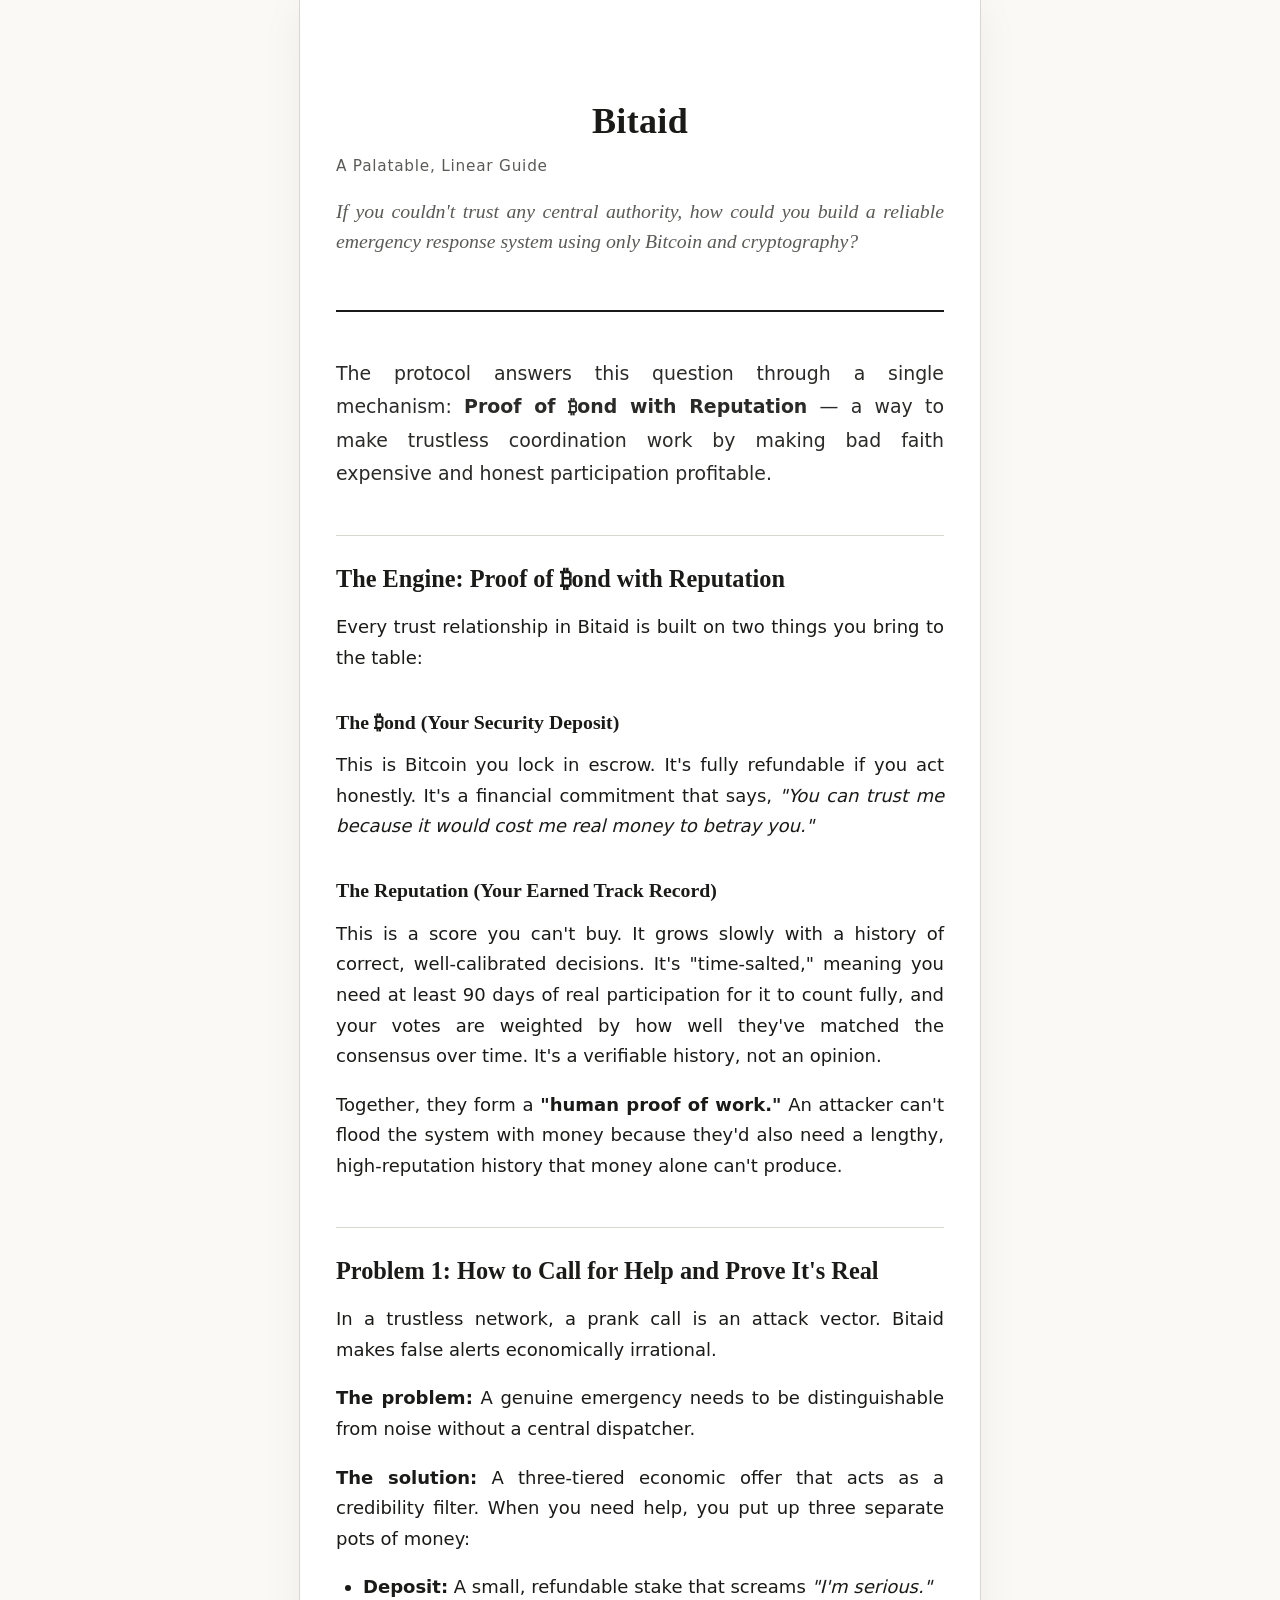
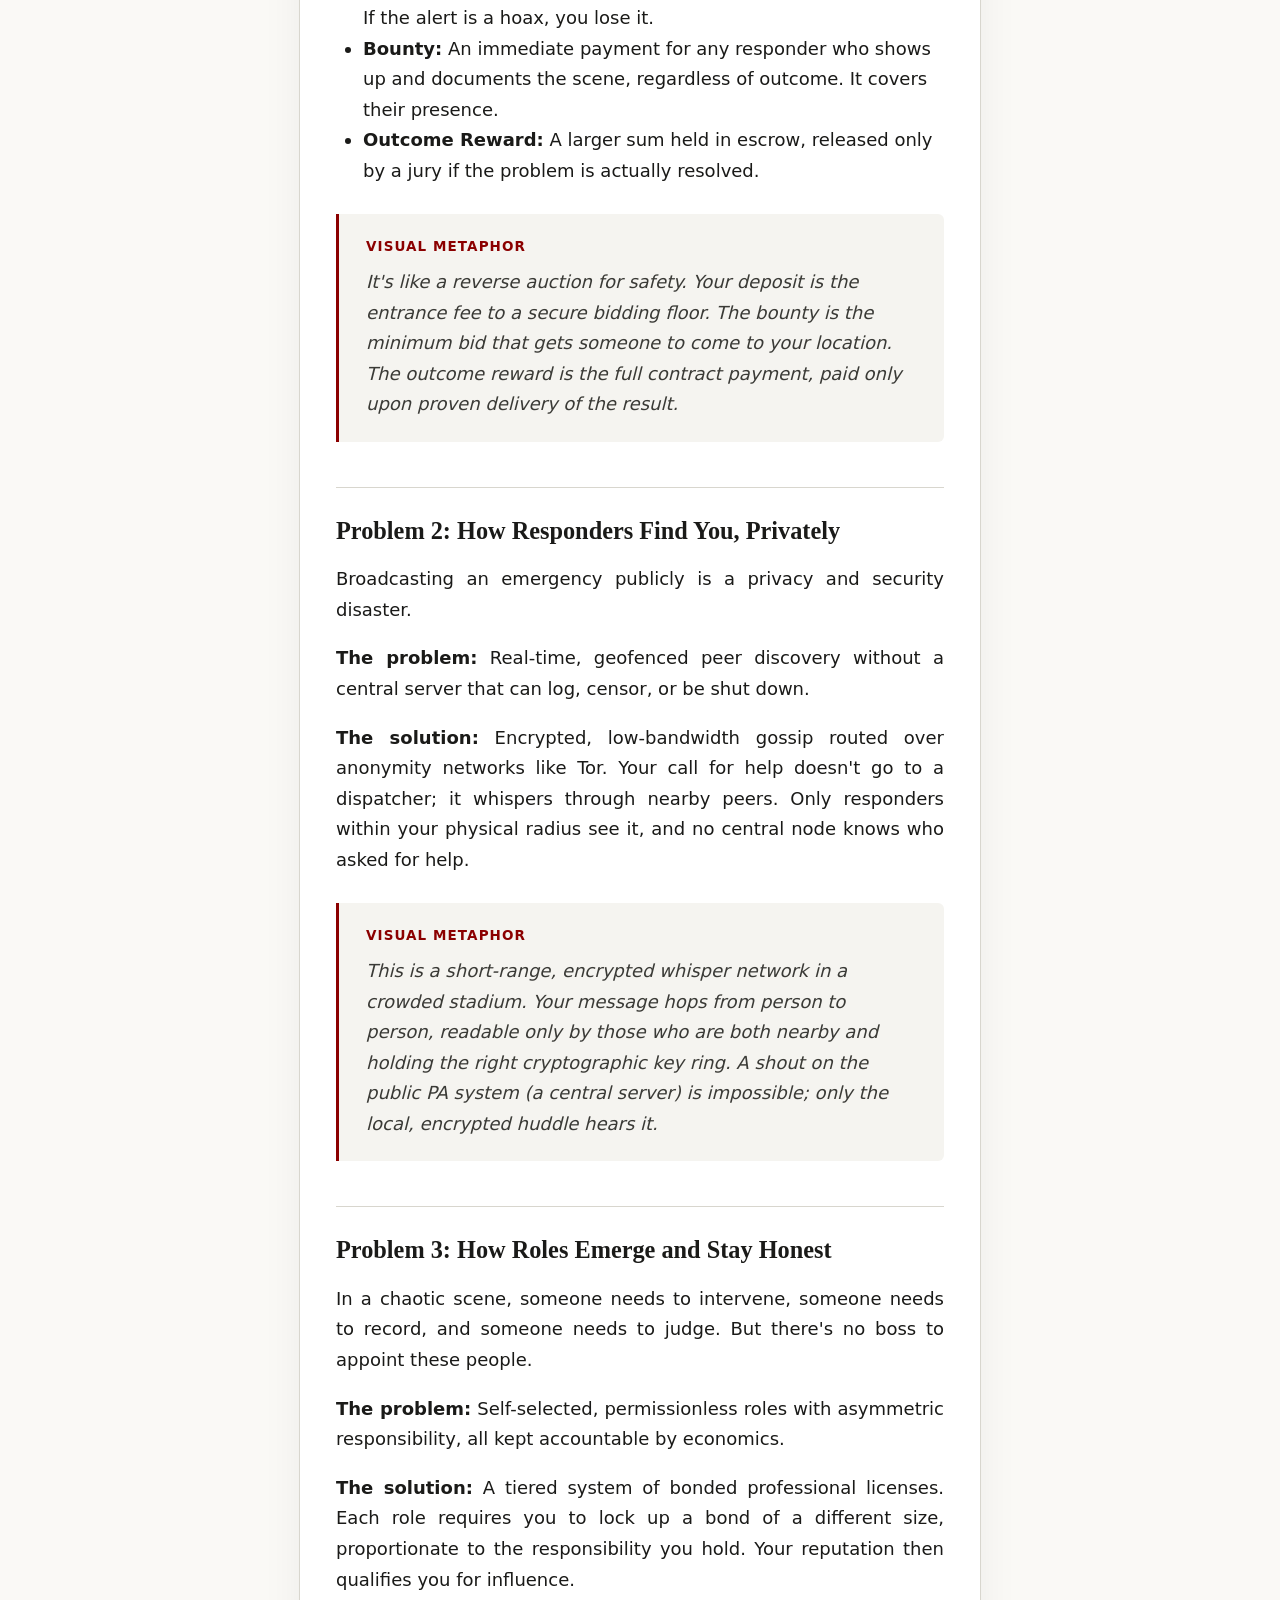
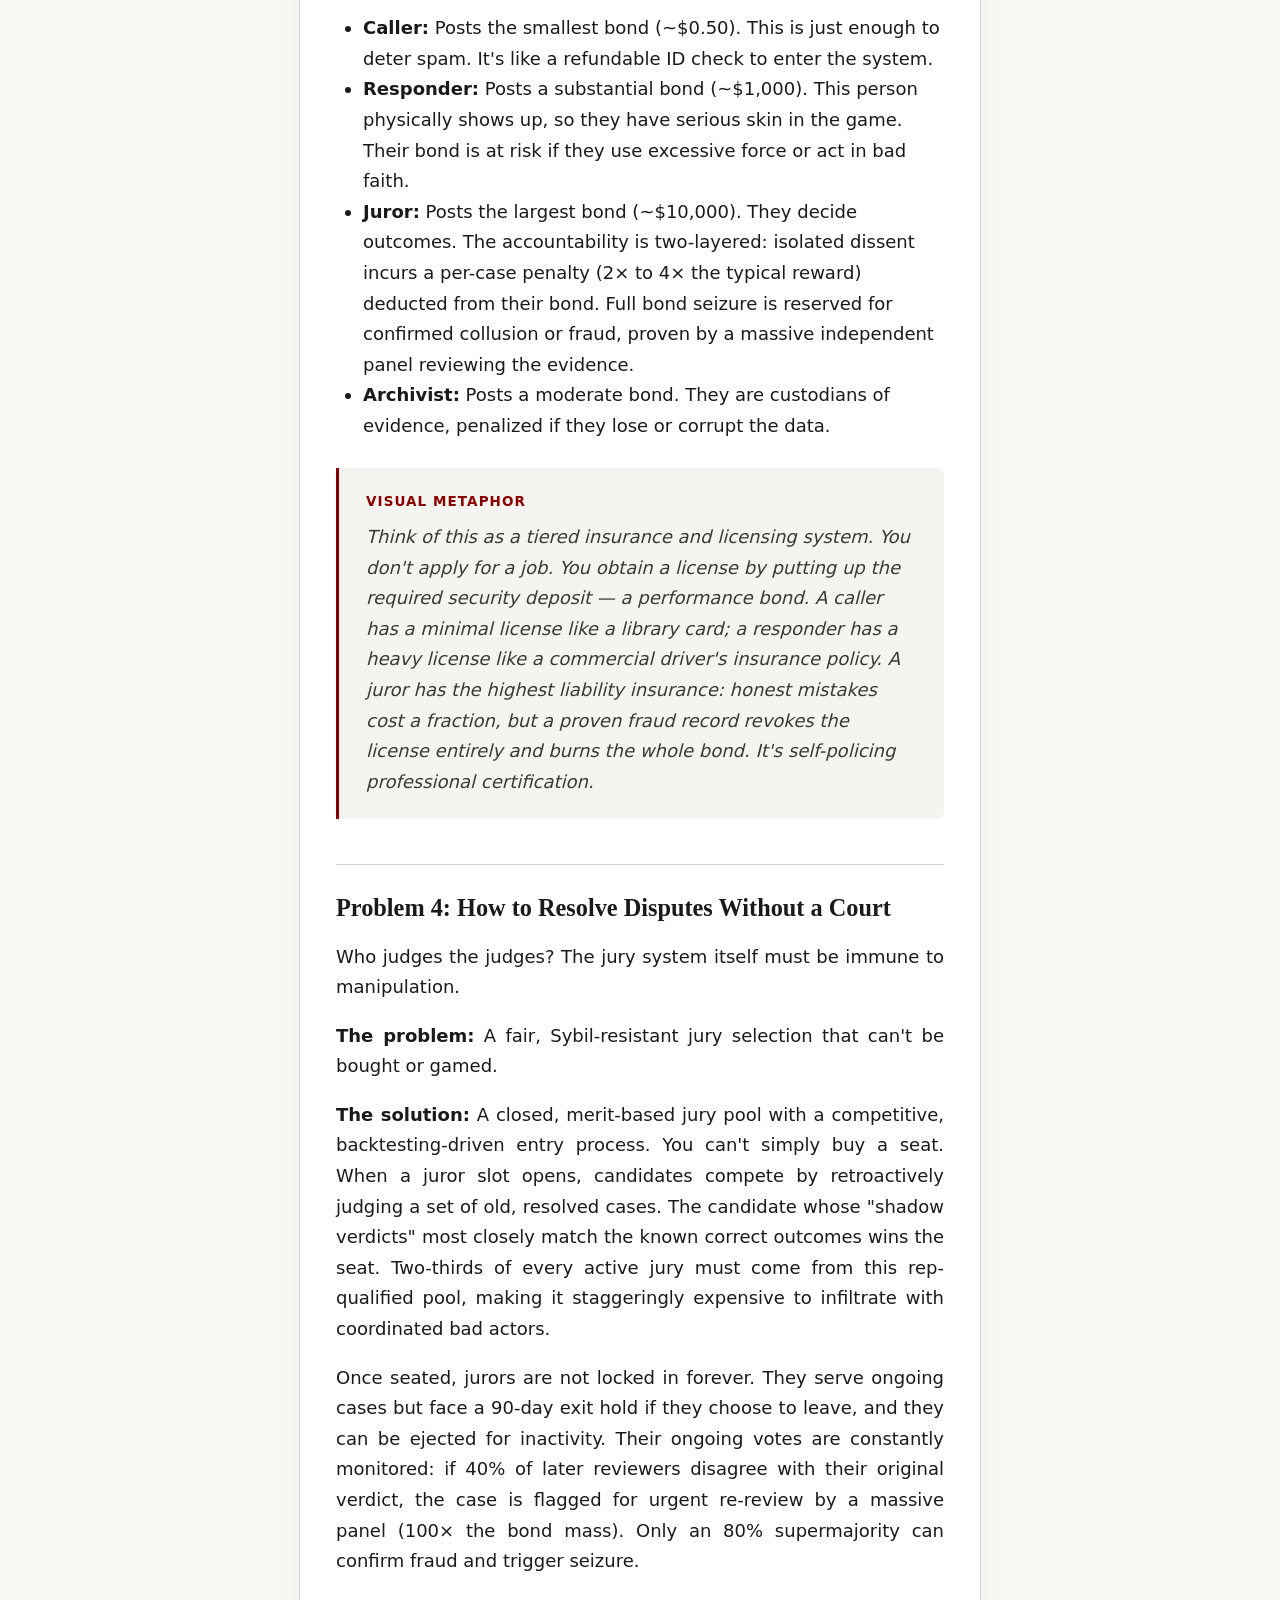
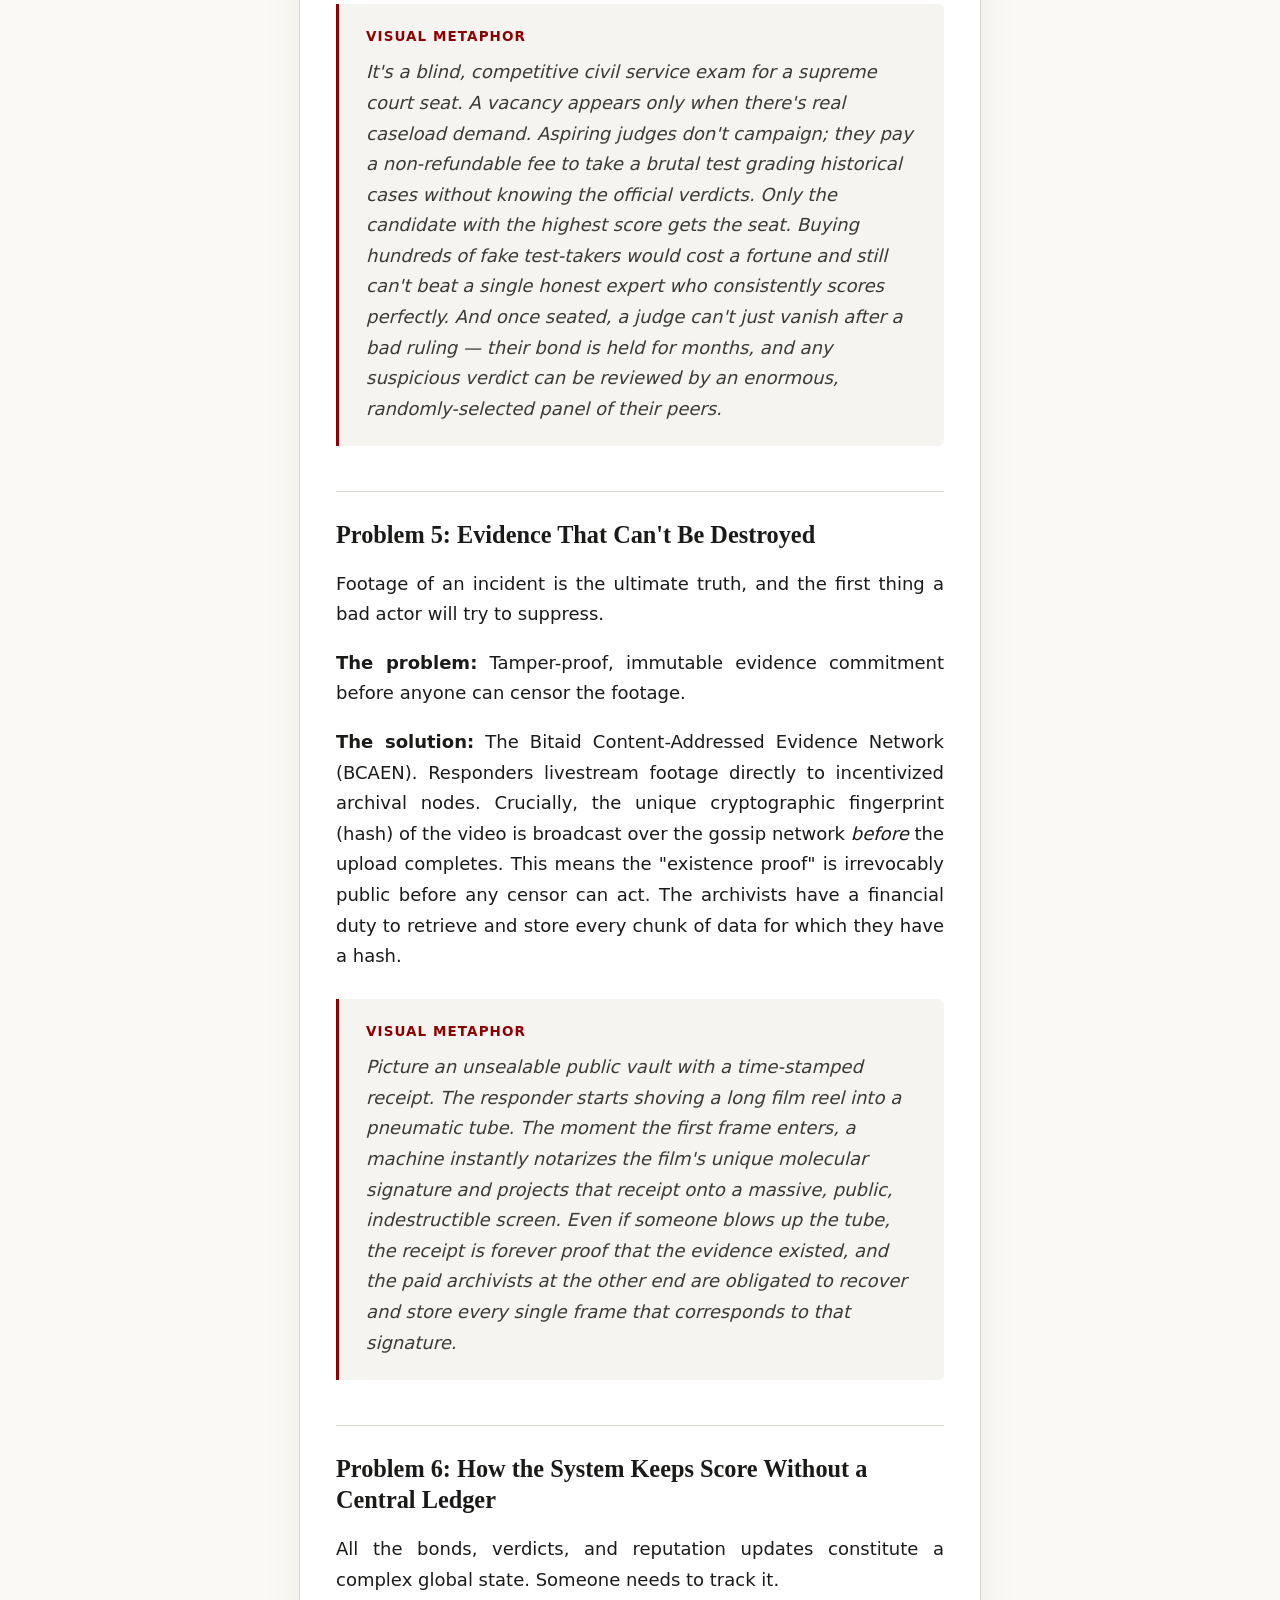
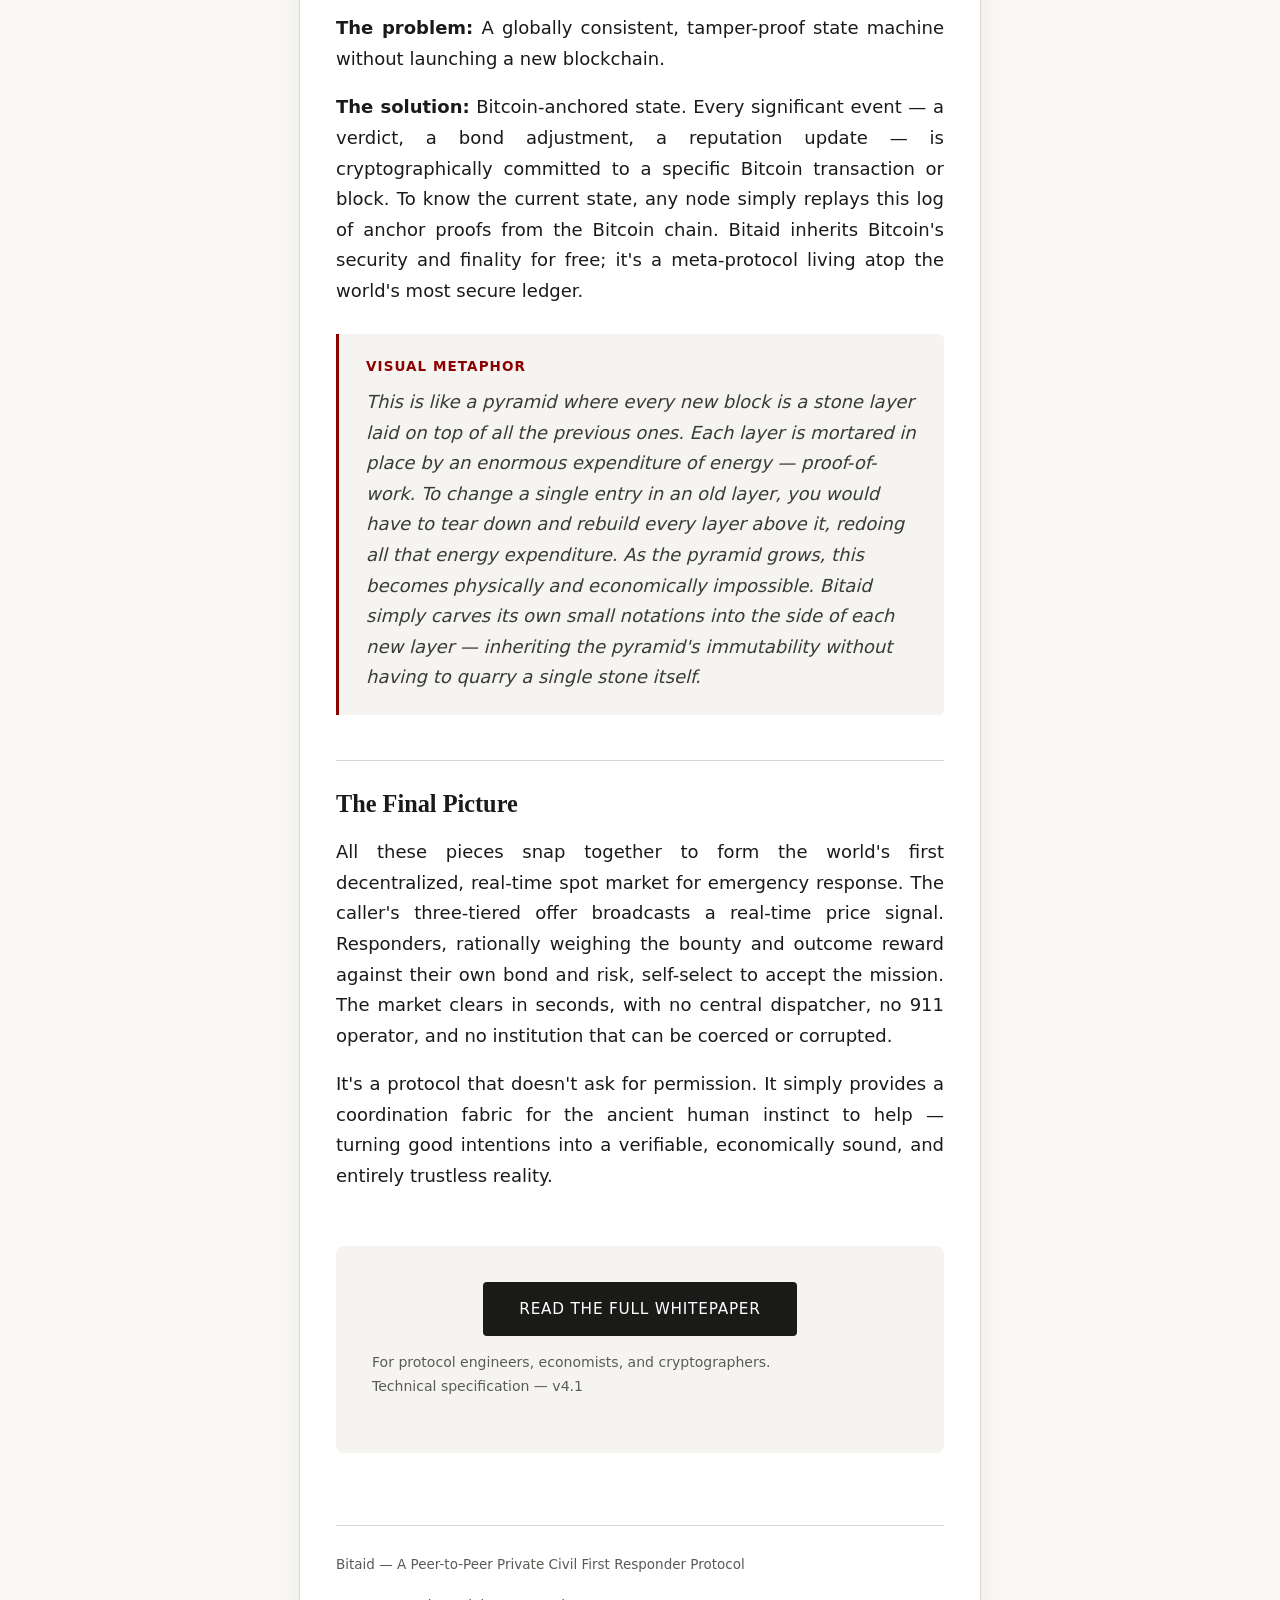
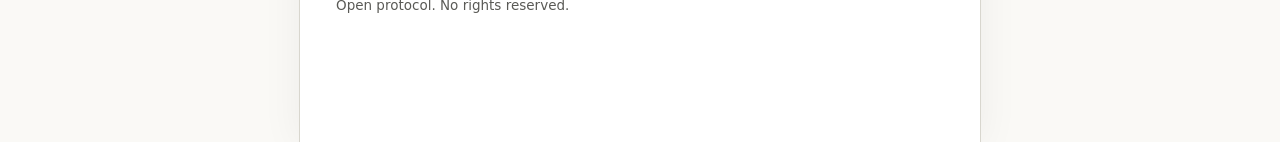
<file: BitaidGuide/index.html>
<!DOCTYPE html>
<html lang="en">
<head>
<meta charset="UTF-8">
<meta name="viewport" content="width=device-width, initial-scale=1.0">
<title>Bitaid — A Palatable Guide</title>
<style>
:root {
  --bg: #faf9f6;
  --text: #1a1a18;
  --muted: #5a5a56;
  --accent: #8b0000;
  --rule: #d8d6ce;
  --paper: #ffffff;
  --sans: "IBM Plex Sans", system-ui, sans-serif;
  --serif: "EB Garamond", Georgia, serif;
}

*, *::before, *::after { box-sizing: border-box; margin: 0; padding: 0; }

html { font-size: 18px; background: var(--bg); color: var(--text); }

body {
  font-family: var(--sans);
  line-height: 1.7;
  padding: 0;
}

.page {
  max-width: 680px;
  margin: 0 auto;
  padding: 3rem 2rem 6rem;
  background: var(--paper);
  box-shadow: 0 0 0 1px var(--rule), 0 4px 40px rgba(0,0,0,0.06);
  min-height: 100vh;
}

.title-block {
  text-align: center;
  padding: 2.5rem 0 2rem;
  border-bottom: 2px solid var(--text);
  margin-bottom: 2.5rem;
}

.title-block h1 {
  font-family: var(--serif);
  font-size: 2rem;
  font-weight: 600;
  letter-spacing: 0.01em;
  line-height: 1.25;
  margin-bottom: 0.5rem;
}

.title-block .subtitle {
  font-family: var(--sans);
  font-size: 0.85rem;
  color: var(--muted);
  letter-spacing: 0.05em;
}

.title-block .tagline {
  font-family: var(--serif);
  font-size: 1.1rem;
  font-style: italic;
  color: var(--muted);
  margin-top: 1rem;
  line-height: 1.5;
}

.lede {
  font-size: 1.05rem;
  line-height: 1.75;
  margin-bottom: 2.5rem;
  color: #2a2a28;
}

h2 {
  font-family: var(--serif);
  font-size: 1.35rem;
  font-weight: 600;
  margin: 2.5rem 0 1rem;
  padding-top: 1.5rem;
  border-top: 1px solid var(--rule);
  line-height: 1.3;
}

h3 {
  font-family: var(--serif);
  font-size: 1.1rem;
  font-weight: 600;
  margin: 1.8rem 0 0.6rem;
  color: var(--text);
}

p {
  margin-bottom: 1rem;
  text-align: justify;
  hyphens: auto;
}

.visual-box {
  margin: 1.5rem 0;
  padding: 1.2rem 1.5rem;
  background: #f5f4f0;
  border-left: 3px solid var(--accent);
  border-radius: 0 6px 6px 0;
}

.visual-box .label {
  font-size: 0.75rem;
  font-weight: 600;
  letter-spacing: 0.08em;
  text-transform: uppercase;
  color: var(--accent);
  margin-bottom: 0.5rem;
}

.visual-box p {
  font-style: italic;
  color: #3a3a36;
  text-align: left;
  hyphens: none;
  margin-bottom: 0;
}

.cta {
  text-align: center;
  margin: 3rem 0 2rem;
  padding: 2rem;
  background: #f5f4f0;
  border-radius: 8px;
}

.cta a {
  display: inline-block;
  font-family: var(--sans);
  font-size: 0.85rem;
  font-weight: 500;
  letter-spacing: 0.05em;
  text-transform: uppercase;
  color: var(--paper);
  background: var(--text);
  padding: 0.8rem 2rem;
  border-radius: 4px;
  text-decoration: none;
  transition: background 0.15s;
}

.cta a:hover {
  background: var(--accent);
}

.cta .note {
  font-size: 0.78rem;
  color: var(--muted);
  margin-top: 0.8rem;
}

.colophon {
  text-align: center;
  font-size: 0.75rem;
  color: var(--muted);
  margin-top: 4rem;
  padding-top: 1.5rem;
  border-top: 1px solid var(--rule);
}

@media (max-width: 600px) {
  .page { padding: 1.5rem 1rem 4rem; }
  html { font-size: 16px; }
}
</style>
</head>
<body>
<main class="page">

<div class="title-block">
<h1>Bitaid</h1>
<p class="subtitle">A Palatable, Linear Guide</p>
<p class="tagline">If you couldn't trust any central authority, how could you build a reliable emergency response system using only Bitcoin and cryptography?</p>
</div>

<div class="lede">
<p>The protocol answers this question through a single mechanism: <strong>Proof of ₿ond with Reputation</strong> — a way to make trustless coordination work by making bad faith expensive and honest participation profitable.</p>
</div>

<h2>The Engine: Proof of ₿ond with Reputation</h2>

<p>Every trust relationship in Bitaid is built on two things you bring to the table:</p>

<h3>The ₿ond (Your Security Deposit)</h3>
<p>This is Bitcoin you lock in escrow. It's fully refundable if you act honestly. It's a financial commitment that says, <em>"You can trust me because it would cost me real money to betray you."</em></p>

<h3>The Reputation (Your Earned Track Record)</h3>
<p>This is a score you can't buy. It grows slowly with a history of correct, well-calibrated decisions. It's "time-salted," meaning you need at least 90 days of real participation for it to count fully, and your votes are weighted by how well they've matched the consensus over time. It's a verifiable history, not an opinion.</p>

<p>Together, they form a <strong>"human proof of work."</strong> An attacker can't flood the system with money because they'd also need a lengthy, high-reputation history that money alone can't produce.</p>

<h2>Problem 1: How to Call for Help and Prove It's Real</h2>

<p>In a trustless network, a prank call is an attack vector. Bitaid makes false alerts economically irrational.</p>

<p><strong>The problem:</strong> A genuine emergency needs to be distinguishable from noise without a central dispatcher.</p>

<p><strong>The solution:</strong> A three-tiered economic offer that acts as a credibility filter. When you need help, you put up three separate pots of money:</p>

<ul style="margin: 0.8rem 0 1rem 1.5rem; line-height: 1.7;">
<li><strong>Deposit:</strong> A small, refundable stake that screams <em>"I'm serious."</em> If the alert is a hoax, you lose it.</li>
<li><strong>Bounty:</strong> An immediate payment for any responder who shows up and documents the scene, regardless of outcome. It covers their presence.</li>
<li><strong>Outcome Reward:</strong> A larger sum held in escrow, released only by a jury if the problem is actually resolved.</li>
</ul>

<div class="visual-box">
<div class="label">Visual Metaphor</div>
<p>It's like a reverse auction for safety. Your deposit is the entrance fee to a secure bidding floor. The bounty is the minimum bid that gets someone to come to your location. The outcome reward is the full contract payment, paid only upon proven delivery of the result.</p>
</div>

<h2>Problem 2: How Responders Find You, Privately</h2>

<p>Broadcasting an emergency publicly is a privacy and security disaster.</p>

<p><strong>The problem:</strong> Real-time, geofenced peer discovery without a central server that can log, censor, or be shut down.</p>

<p><strong>The solution:</strong> Encrypted, low-bandwidth gossip routed over anonymity networks like Tor. Your call for help doesn't go to a dispatcher; it whispers through nearby peers. Only responders within your physical radius see it, and no central node knows who asked for help.</p>

<div class="visual-box">
<div class="label">Visual Metaphor</div>
<p>This is a short-range, encrypted whisper network in a crowded stadium. Your message hops from person to person, readable only by those who are both nearby and holding the right cryptographic key ring. A shout on the public PA system (a central server) is impossible; only the local, encrypted huddle hears it.</p>
</div>

<h2>Problem 3: How Roles Emerge and Stay Honest</h2>

<p>In a chaotic scene, someone needs to intervene, someone needs to record, and someone needs to judge. But there's no boss to appoint these people.</p>

<p><strong>The problem:</strong> Self-selected, permissionless roles with asymmetric responsibility, all kept accountable by economics.</p>

<p><strong>The solution:</strong> A tiered system of bonded professional licenses. Each role requires you to lock up a bond of a different size, proportionate to the responsibility you hold. Your reputation then qualifies you for influence.</p>

<ul style="margin: 0.8rem 0 1rem 1.5rem; line-height: 1.7;">
<li><strong>Caller:</strong> Posts the smallest bond (~$0.50). This is just enough to deter spam. It's like a refundable ID check to enter the system.</li>
<li><strong>Responder:</strong> Posts a substantial bond (~$1,000). This person physically shows up, so they have serious skin in the game. Their bond is at risk if they use excessive force or act in bad faith.</li>
<li><strong>Juror:</strong> Posts the largest bond (~$10,000). They decide outcomes. The accountability is two-layered: isolated dissent incurs a per-case penalty (2× to 4× the typical reward) deducted from their bond. Full bond seizure is reserved for confirmed collusion or fraud, proven by a massive independent panel reviewing the evidence.</li>
<li><strong>Archivist:</strong> Posts a moderate bond. They are custodians of evidence, penalized if they lose or corrupt the data.</li>
</ul>

<div class="visual-box">
<div class="label">Visual Metaphor</div>
<p>Think of this as a tiered insurance and licensing system. You don't apply for a job. You obtain a license by putting up the required security deposit — a performance bond. A caller has a minimal license like a library card; a responder has a heavy license like a commercial driver's insurance policy. A juror has the highest liability insurance: honest mistakes cost a fraction, but a proven fraud record revokes the license entirely and burns the whole bond. It's self-policing professional certification.</p>
</div>

<h2>Problem 4: How to Resolve Disputes Without a Court</h2>

<p>Who judges the judges? The jury system itself must be immune to manipulation.</p>

<p><strong>The problem:</strong> A fair, Sybil-resistant jury selection that can't be bought or gamed.</p>

<p><strong>The solution:</strong> A closed, merit-based jury pool with a competitive, backtesting-driven entry process. You can't simply buy a seat. When a juror slot opens, candidates compete by retroactively judging a set of old, resolved cases. The candidate whose "shadow verdicts" most closely match the known correct outcomes wins the seat. Two-thirds of every active jury must come from this rep-qualified pool, making it staggeringly expensive to infiltrate with coordinated bad actors.</p>

<p>Once seated, jurors are not locked in forever. They serve ongoing cases but face a 90-day exit hold if they choose to leave, and they can be ejected for inactivity. Their ongoing votes are constantly monitored: if 40% of later reviewers disagree with their original verdict, the case is flagged for urgent re-review by a massive panel (100× the bond mass). Only an 80% supermajority can confirm fraud and trigger seizure.</p>

<div class="visual-box">
<div class="label">Visual Metaphor</div>
<p>It's a blind, competitive civil service exam for a supreme court seat. A vacancy appears only when there's real caseload demand. Aspiring judges don't campaign; they pay a non-refundable fee to take a brutal test grading historical cases without knowing the official verdicts. Only the candidate with the highest score gets the seat. Buying hundreds of fake test-takers would cost a fortune and still can't beat a single honest expert who consistently scores perfectly. And once seated, a judge can't just vanish after a bad ruling — their bond is held for months, and any suspicious verdict can be reviewed by an enormous, randomly-selected panel of their peers.</p>
</div>

<h2>Problem 5: Evidence That Can't Be Destroyed</h2>

<p>Footage of an incident is the ultimate truth, and the first thing a bad actor will try to suppress.</p>

<p><strong>The problem:</strong> Tamper-proof, immutable evidence commitment before anyone can censor the footage.</p>

<p><strong>The solution:</strong> The Bitaid Content-Addressed Evidence Network (BCAEN). Responders livestream footage directly to incentivized archival nodes. Crucially, the unique cryptographic fingerprint (hash) of the video is broadcast over the gossip network <em>before</em> the upload completes. This means the "existence proof" is irrevocably public before any censor can act. The archivists have a financial duty to retrieve and store every chunk of data for which they have a hash.</p>

<div class="visual-box">
<div class="label">Visual Metaphor</div>
<p>Picture an unsealable public vault with a time-stamped receipt. The responder starts shoving a long film reel into a pneumatic tube. The moment the first frame enters, a machine instantly notarizes the film's unique molecular signature and projects that receipt onto a massive, public, indestructible screen. Even if someone blows up the tube, the receipt is forever proof that the evidence existed, and the paid archivists at the other end are obligated to recover and store every single frame that corresponds to that signature.</p>
</div>

<h2>Problem 6: How the System Keeps Score Without a Central Ledger</h2>

<p>All the bonds, verdicts, and reputation updates constitute a complex global state. Someone needs to track it.</p>

<p><strong>The problem:</strong> A globally consistent, tamper-proof state machine without launching a new blockchain.</p>

<p><strong>The solution:</strong> Bitcoin-anchored state. Every significant event — a verdict, a bond adjustment, a reputation update — is cryptographically committed to a specific Bitcoin transaction or block. To know the current state, any node simply replays this log of anchor proofs from the Bitcoin chain. Bitaid inherits Bitcoin's security and finality for free; it's a meta-protocol living atop the world's most secure ledger.</p>

<div class="visual-box">
<div class="label">Visual Metaphor</div>
<p>This is like a pyramid where every new block is a stone layer laid on top of all the previous ones. Each layer is mortared in place by an enormous expenditure of energy — proof-of-work. To change a single entry in an old layer, you would have to tear down and rebuild every layer above it, redoing all that energy expenditure. As the pyramid grows, this becomes physically and economically impossible. Bitaid simply carves its own small notations into the side of each new layer — inheriting the pyramid's immutability without having to quarry a single stone itself.</p>
</div>

<h2>The Final Picture</h2>

<p>All these pieces snap together to form the world's first decentralized, real-time spot market for emergency response. The caller's three-tiered offer broadcasts a real-time price signal. Responders, rationally weighing the bounty and outcome reward against their own bond and risk, self-select to accept the mission. The market clears in seconds, with no central dispatcher, no 911 operator, and no institution that can be coerced or corrupted.</p>

<p>It's a protocol that doesn't ask for permission. It simply provides a coordination fabric for the ancient human instinct to help — turning good intentions into a verifiable, economically sound, and entirely trustless reality.</p>

<div class="cta">
<a href="https://bitaid-whitepaper.pages.dev/">Read the Full Whitepaper</a>
<p class="note">For protocol engineers, economists, and cryptographers.<br>Technical specification — v4.1</p>
</div>

<div class="colophon">
<p>Bitaid — A Peer-to-Peer Private Civil First Responder Protocol</p>
<p>Open protocol. No rights reserved.</p>
</div>

</main>
</body>
</html>
</file>
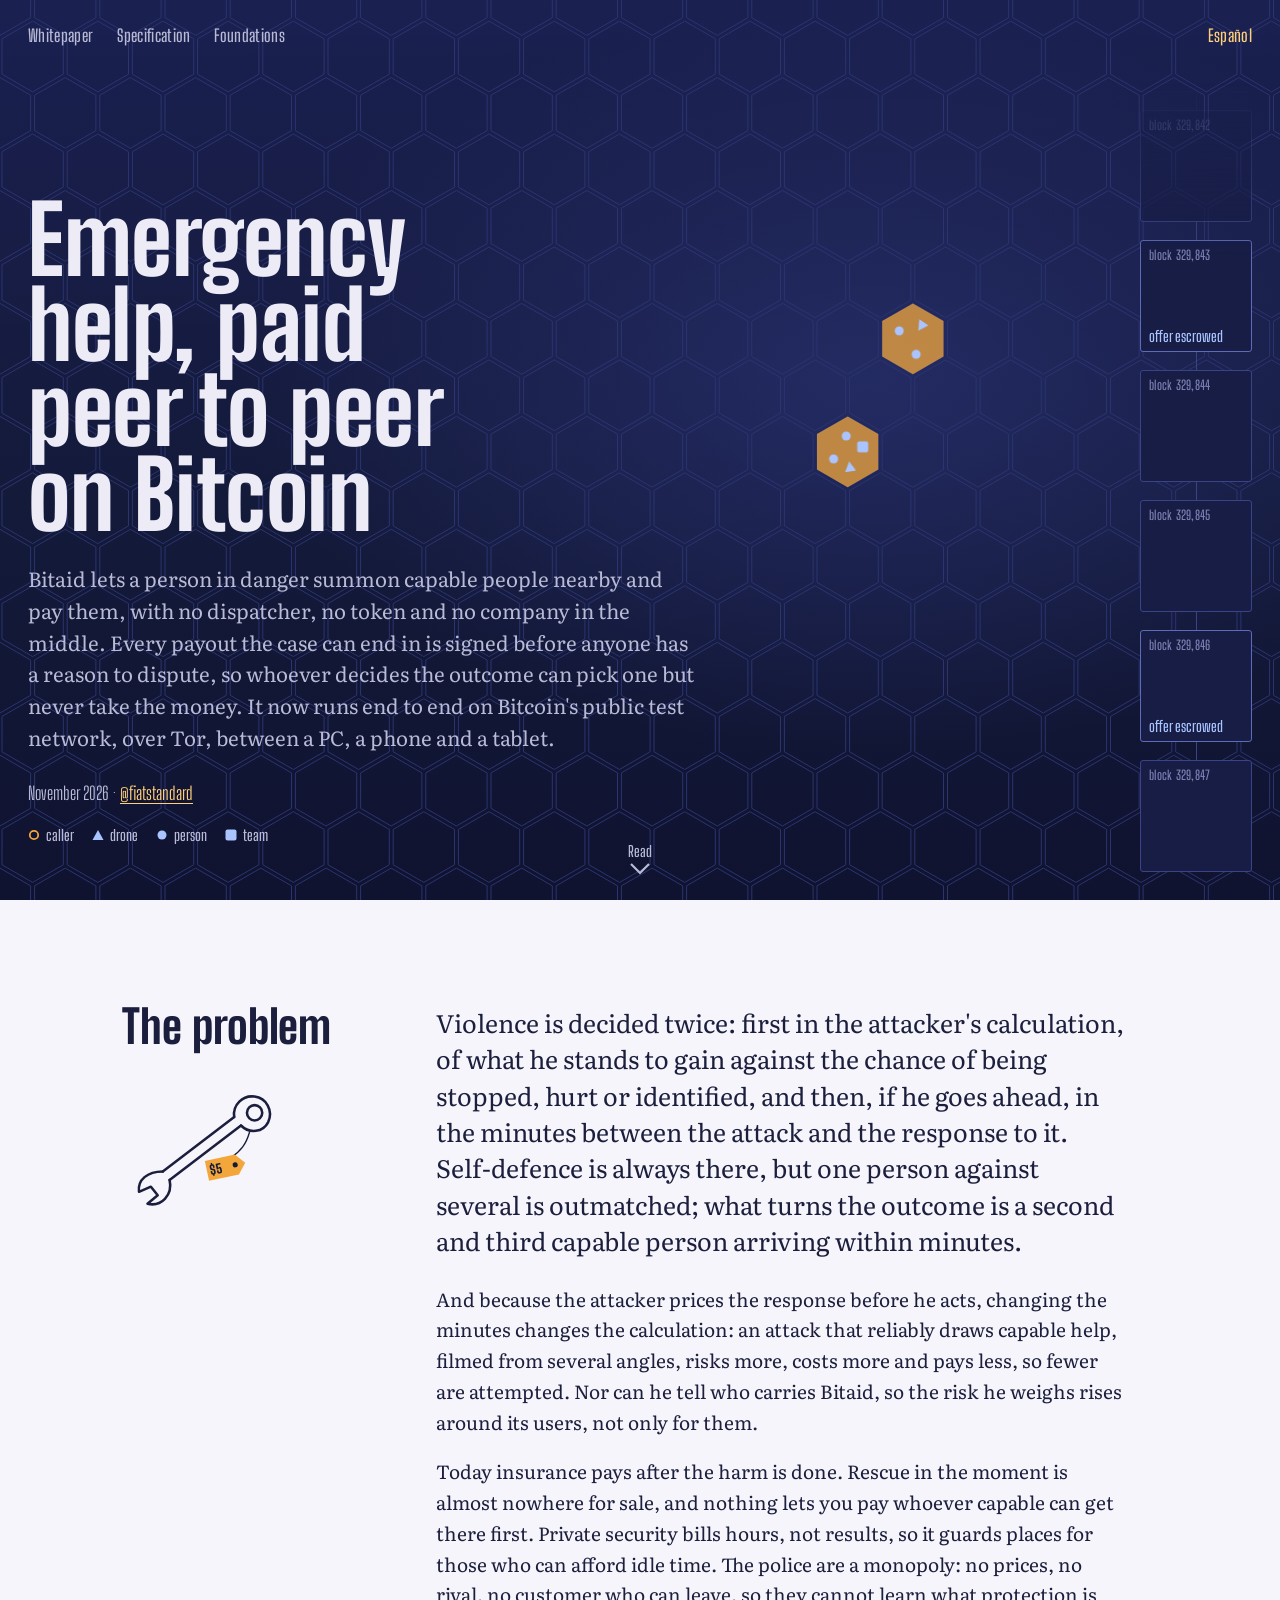
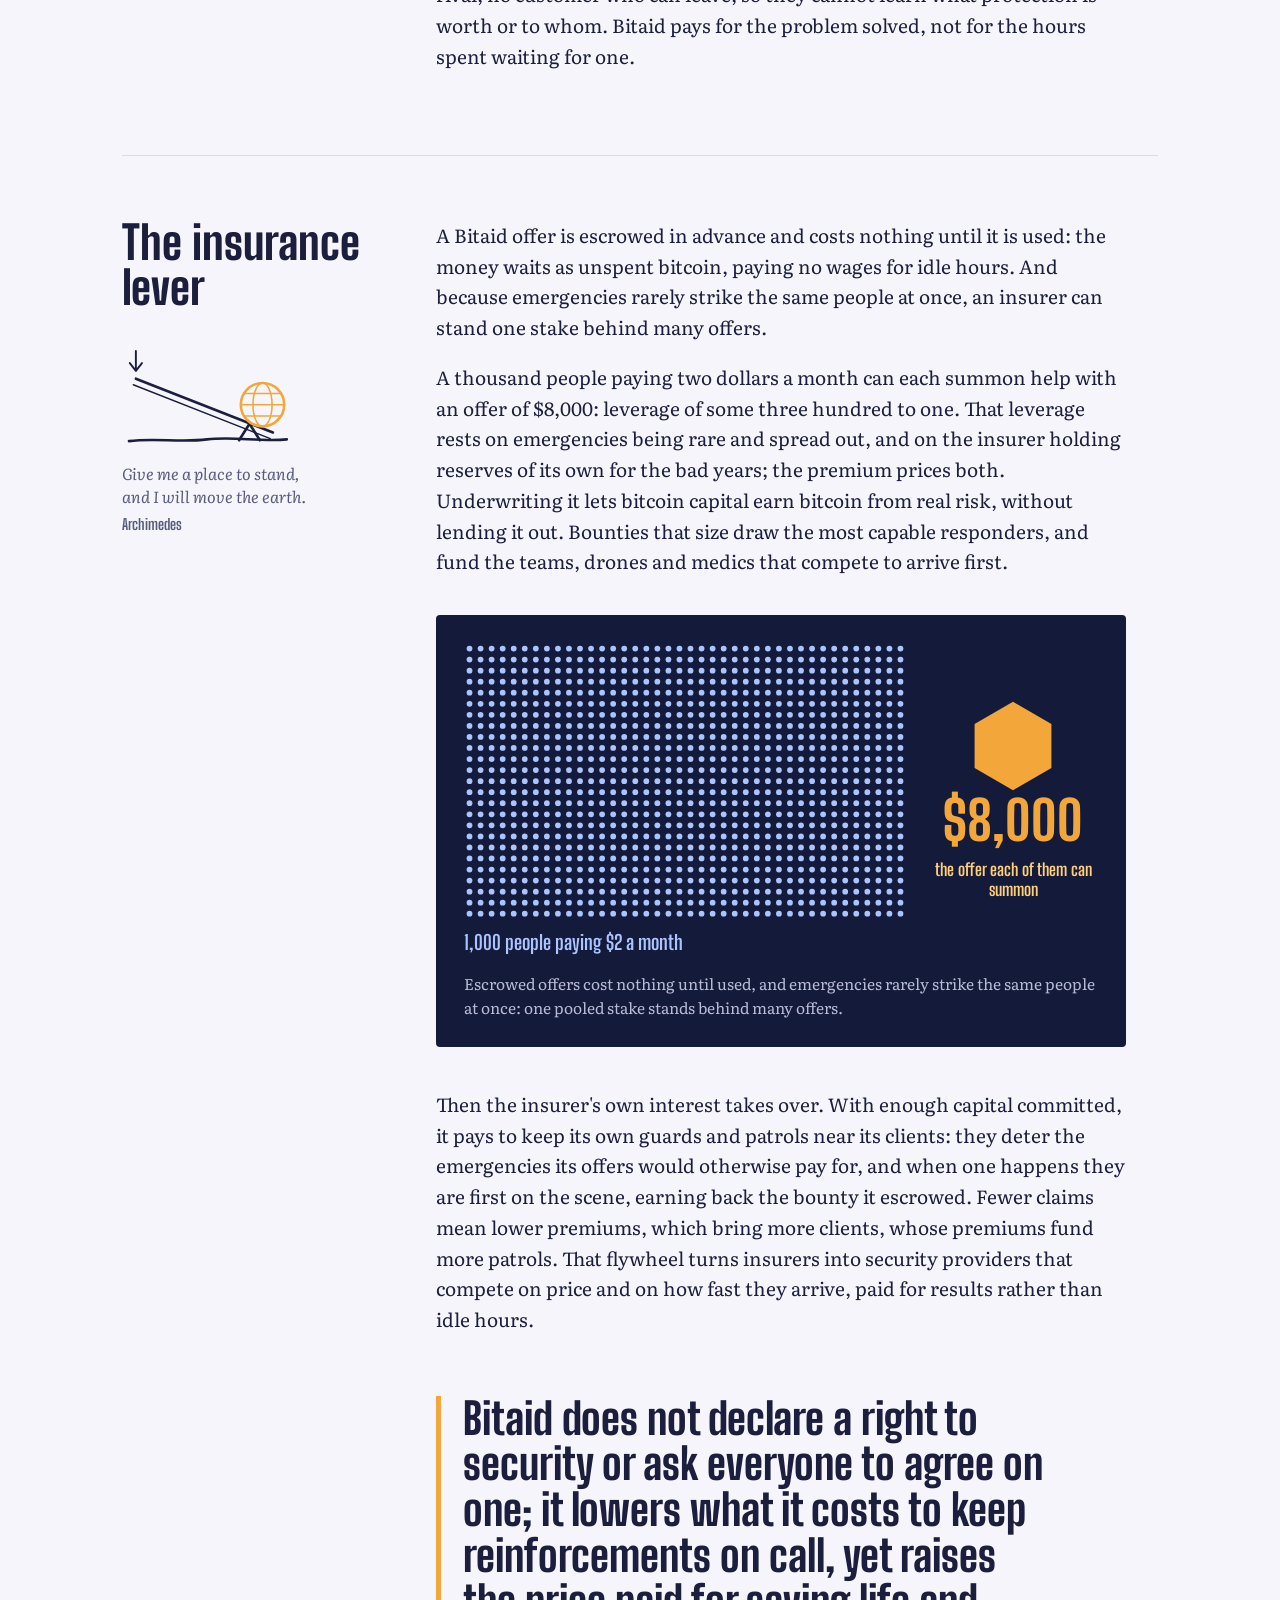
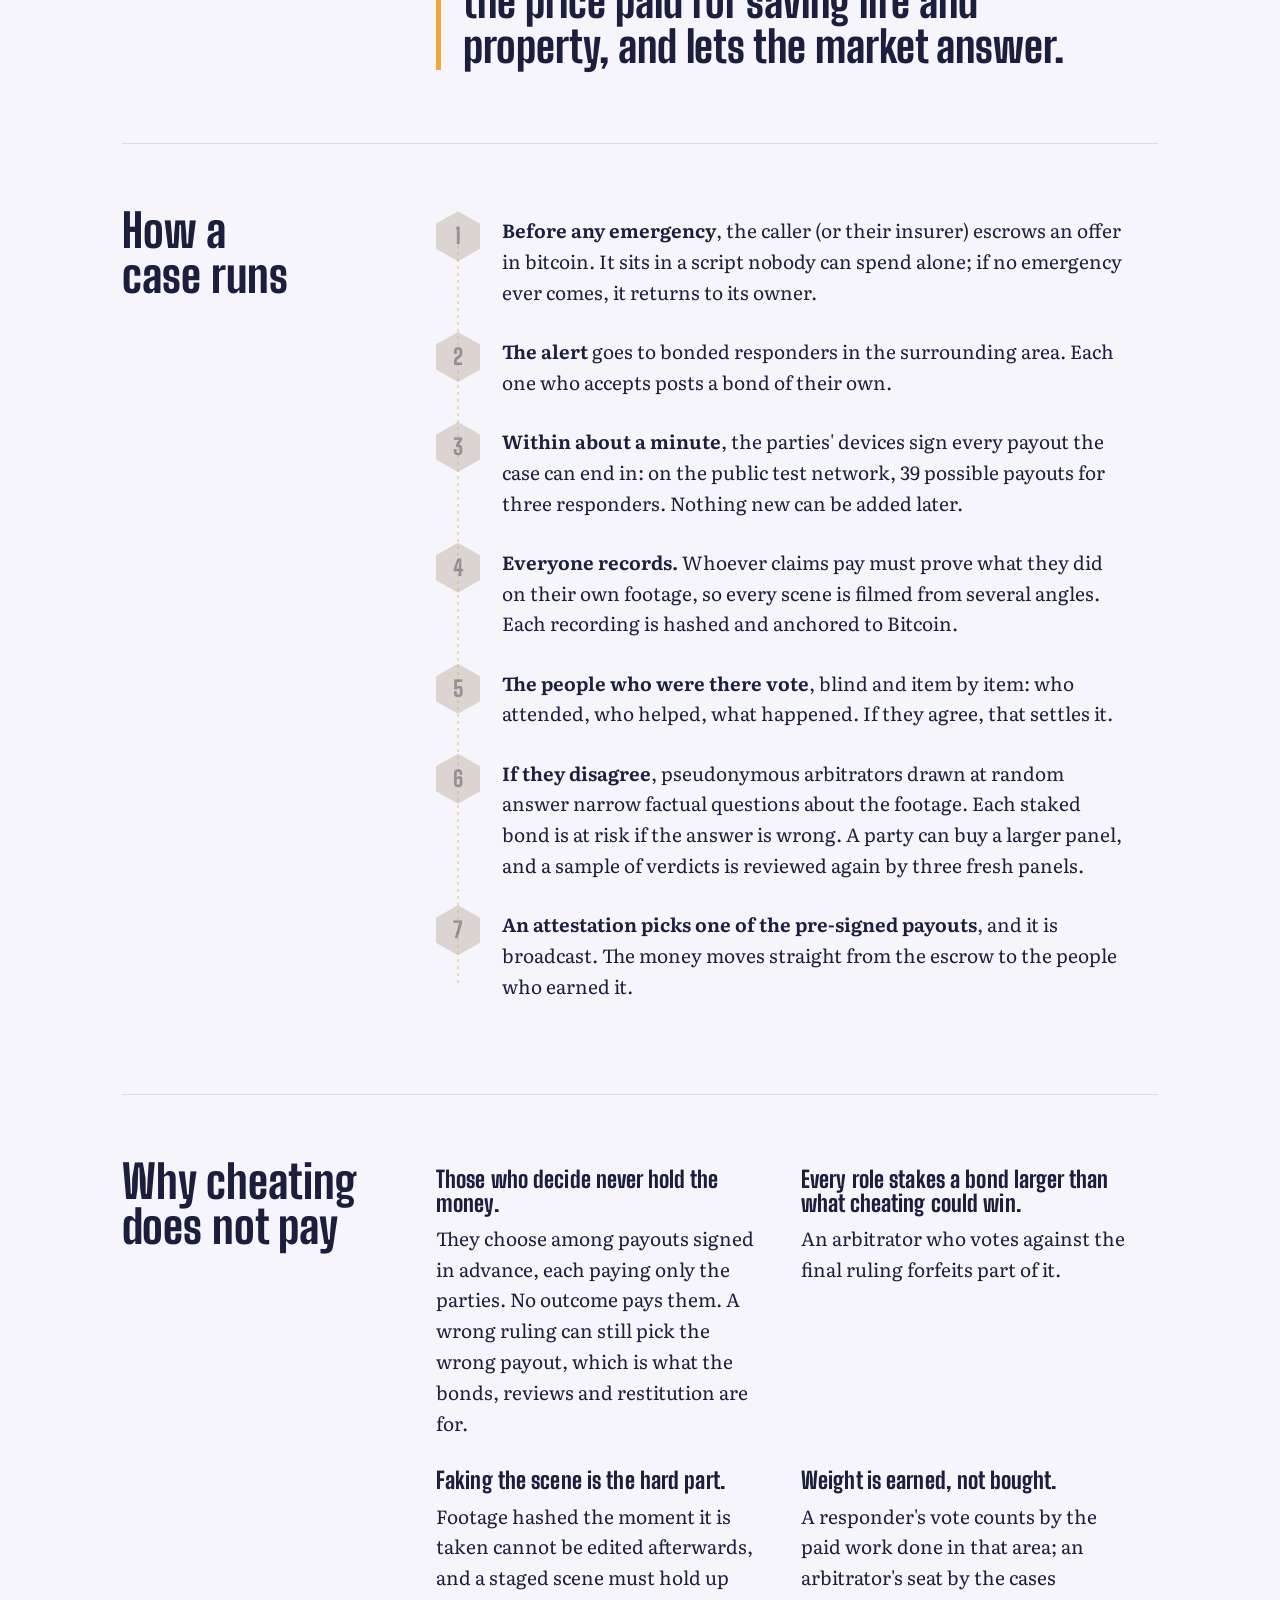
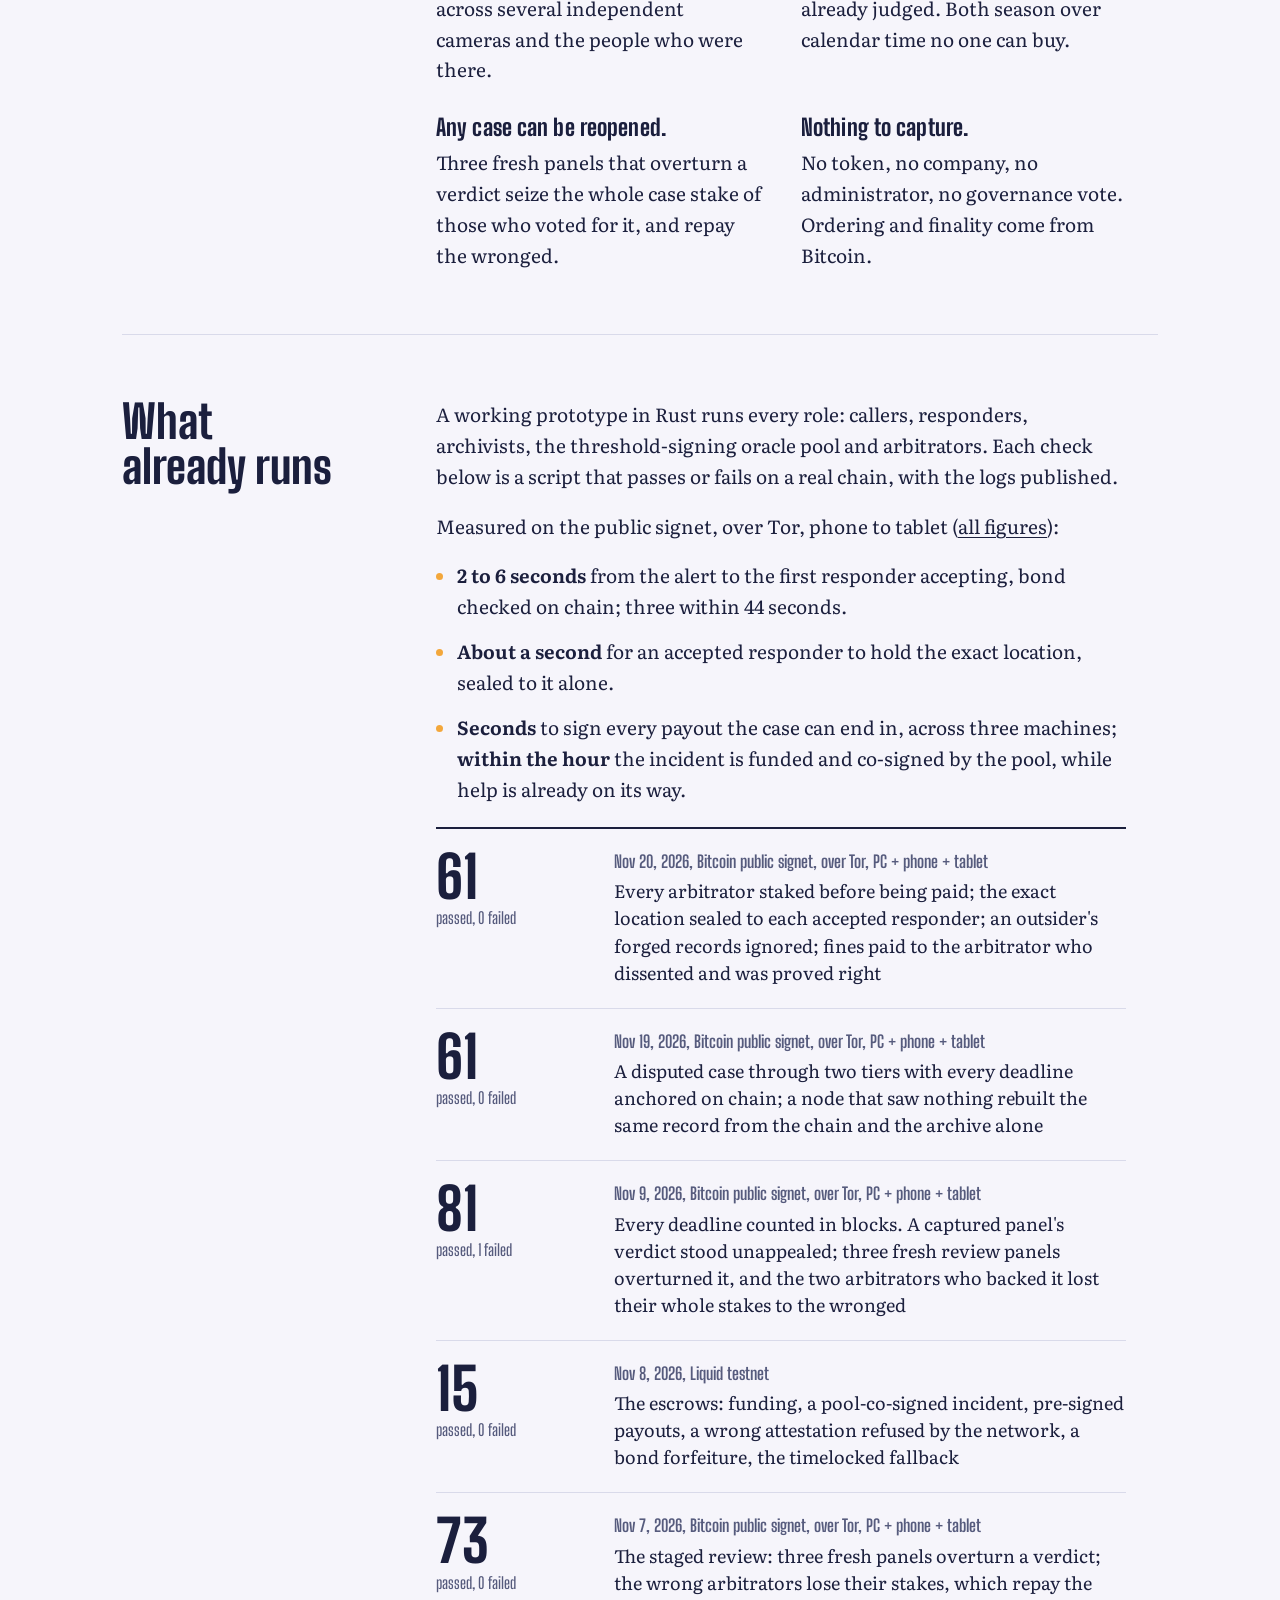
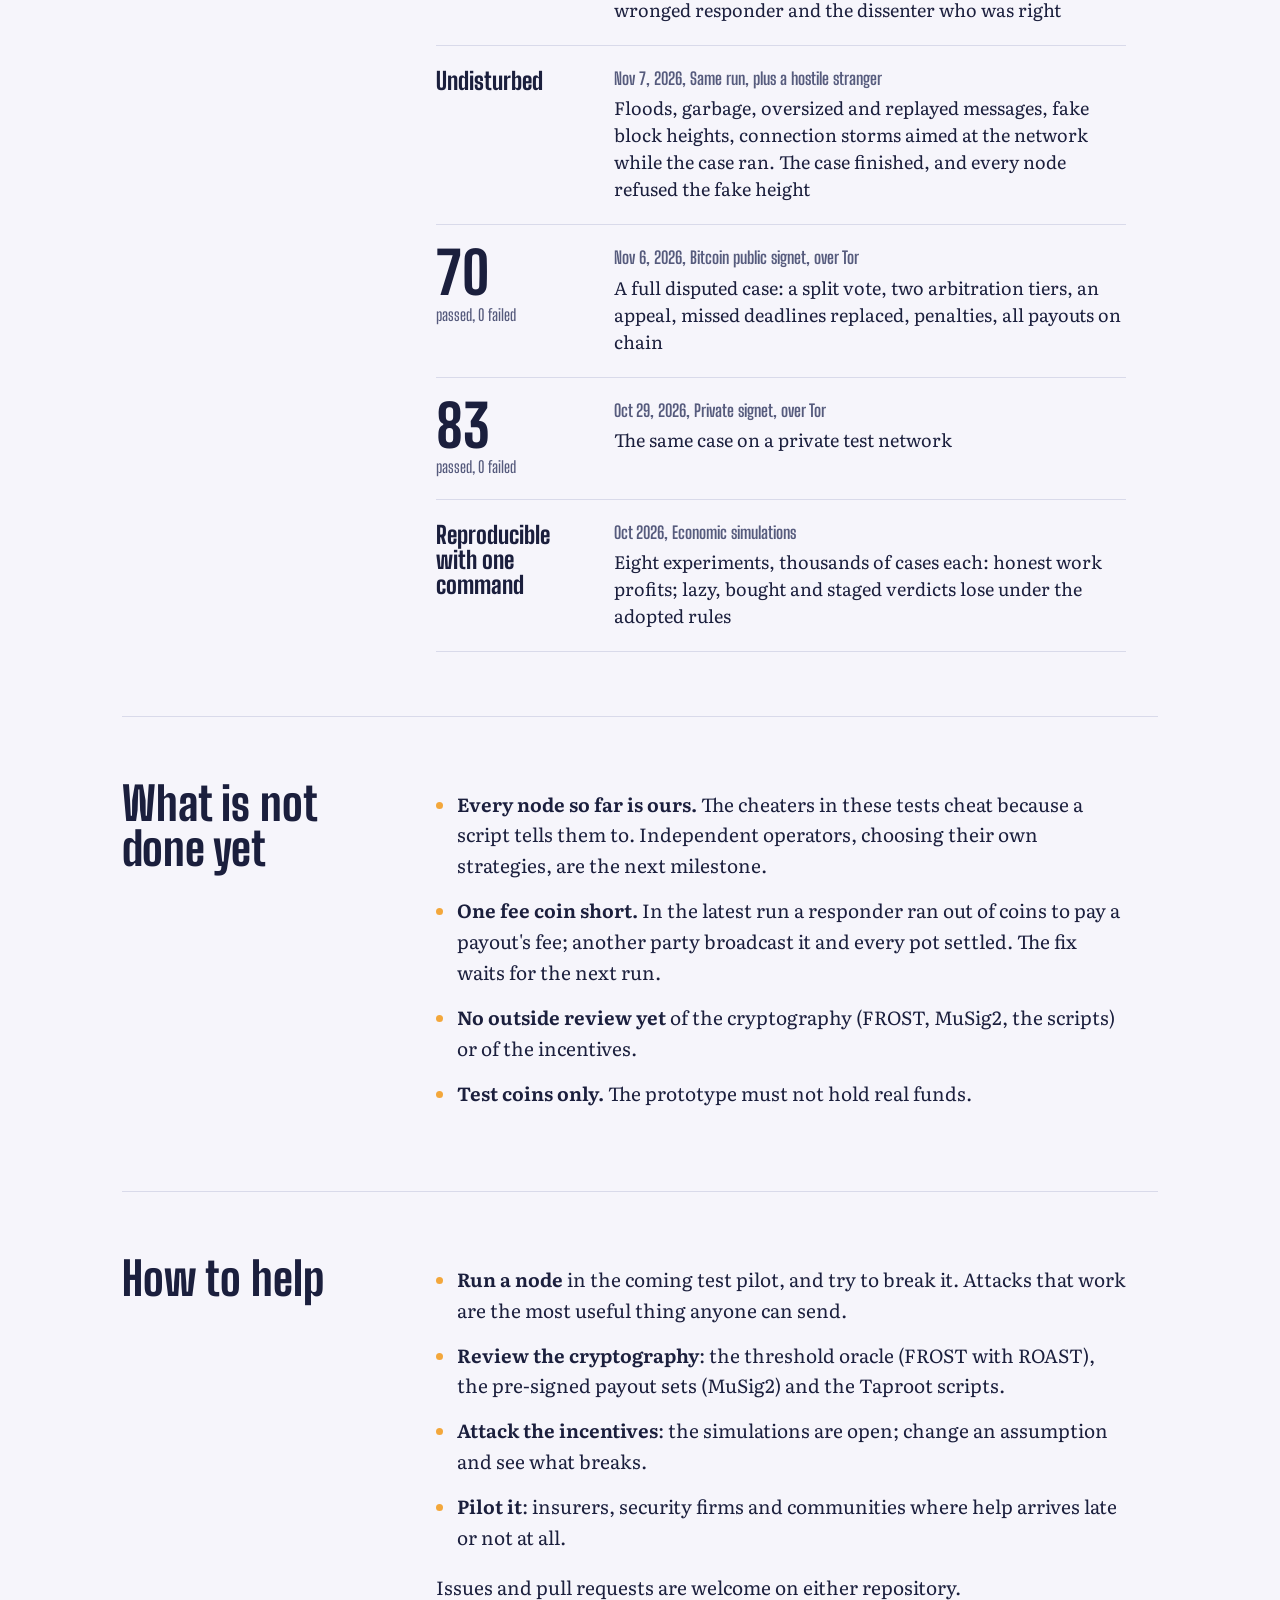
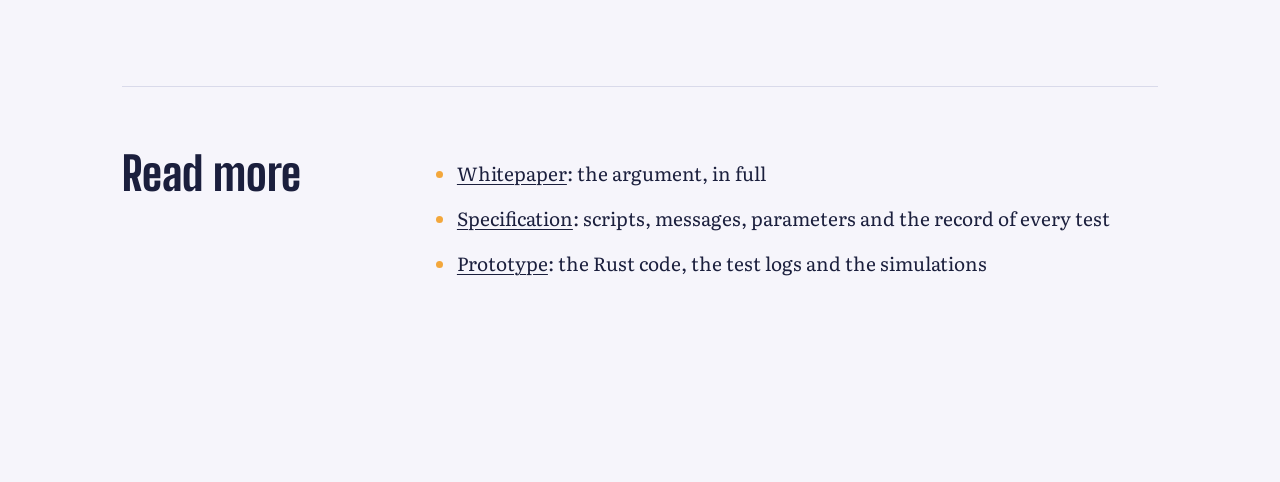
<file: brief/index.html>
<!DOCTYPE html>
<html lang="en">
<head>
<meta charset="utf-8">
<meta name="viewport" content="width=device-width, initial-scale=1">
<title>Bitaid in two pages</title>
<meta name="description" content="Emergency help, paid peer to peer on Bitcoin: the problem, the insurance lever, how a case runs, why cheating does not pay, and what already runs on Bitcoin's public signet.">
<meta property="og:title" content="Bitaid in two pages">
<meta property="og:description" content="Emergency help, paid peer to peer on Bitcoin: the problem, the insurance lever, how a case runs, why cheating does not pay, and what already runs on Bitcoin's public signet.">
<meta property="og:type" content="article">
<meta property="og:url" content="https://bitaid-whitepaper.pages.dev/brief/">
<meta name="twitter:card" content="summary">
<meta name="twitter:site" content="@fiatstandard">
<meta name="theme-color" content="#141a3a">
<link rel="alternate" hreflang="en" href="https://bitaid-whitepaper.pages.dev/brief/">
<link rel="alternate" hreflang="es" href="https://bitaid-whitepaper.pages.dev/brief/es/">
<link rel="preconnect" href="https://fonts.googleapis.com">
<link rel="preconnect" href="https://fonts.gstatic.com" crossorigin>
<link href="https://fonts.googleapis.com/css2?family=Big+Shoulders+Display:wght@600;700;800&family=Literata:opsz,wght@7..72,400;7..72,650&display=swap" rel="stylesheet">
<style>
:root{--night:#141a3a;--night2:#1c2350;--grid:#2b3470;--ink:#ecebf6;--soft:#b9bbd6;--amber:#f3a73b;--amber2:#ffcf7a;--strobe:#a9c4ff;--paper:#f6f5fb;--text:#1b1f3d;--muted:#565b7d;--rule:#d9daea;--row:#eeeef7}
@media (prefers-color-scheme:dark){:root:not([data-theme="light"]){--paper:#171b38;--text:#e7e7f3;--muted:#a3a6c6;--rule:#2d3466;--row:#1e2346}}
:root[data-theme="dark"]{--paper:#171b38;--text:#e7e7f3;--muted:#a3a6c6;--rule:#2d3466;--row:#1e2346}
*{box-sizing:border-box}
html{-webkit-text-size-adjust:100%;scrollbar-width:thin;scrollbar-color:#3a4386 transparent;scroll-behavior:smooth}
::-webkit-scrollbar{width:8px;height:8px}::-webkit-scrollbar-track{background:transparent}::-webkit-scrollbar-thumb{background:#3a4386;border-radius:8px}
@media (prefers-reduced-motion:reduce){html{scroll-behavior:auto}}
body{margin:0;background:var(--paper);color:var(--text);font-family:"Literata",Georgia,serif;font-size:19px;line-height:1.62;font-optical-sizing:auto}
a{color:inherit;text-decoration-thickness:1px;text-underline-offset:3px}
a:focus-visible,button:focus-visible{outline:3px solid var(--amber);outline-offset:3px;border-radius:2px}
.skip{position:absolute;left:-9999px}.skip:focus{left:16px;top:16px;z-index:9;background:var(--amber);color:#141a3a;padding:.4em .8em}
/* hero: the night map */
.hero{position:relative;min-height:min(100svh,1200px);background:radial-gradient(ellipse 70% 60% at 68% 42%,#232b63 0%,rgba(35,43,99,0) 70%),linear-gradient(180deg,#1a2050 0%,#141a3a 55%,#0f1330 100%);color:var(--ink);overflow:hidden;display:flex;flex-direction:column}
.hero svg.map{position:absolute;inset:0;width:100%;height:100%}
.hero nav{position:relative;z-index:2;display:flex;flex-wrap:wrap;gap:.3em 1.4em;padding:22px 28px;font-family:"Big Shoulders Display",sans-serif;font-weight:600;font-size:17px;letter-spacing:.02em}
.hero nav a{text-decoration:none;color:var(--soft)}.hero nav a:hover{color:var(--ink)}
.hero nav .lang{margin-left:auto;color:var(--amber2)}
.hero .words{position:relative;z-index:2;margin-top:auto;padding:0 28px 56px;max-width:1080px}
.hero h1{font-family:"Big Shoulders Display",sans-serif;font-weight:800;font-size:clamp(44px,min(9vw,10.5vh),128px);line-height:.9;letter-spacing:-.005em;margin:0 0 .28em;max-width:12ch;text-wrap:balance}
html[lang="es"] .hero h1{max-width:16ch;font-size:clamp(40px,min(8vw,9vh),116px)}
@media (max-height:700px) and (min-width:621px){.hero nav{padding-top:14px;padding-bottom:10px}.hero .words{padding-bottom:30px!important}.hero .key{margin-top:.6em}.hero .by{margin-top:.6em!important}}
@media (max-height:820px) and (min-width:621px){.hero .lead{font-size:16.5px;line-height:1.5}.hero .words{padding-bottom:44px}.hero .by{margin-top:1em}}
.hero .lead{font-size:clamp(17px,1.6vw,21px);line-height:1.55;max-width:56ch;color:var(--soft);margin:0}
.hero .by{margin-top:1.4em;font-family:"Big Shoulders Display",sans-serif;font-size:18px;color:var(--soft)}
.hero .by a{color:var(--amber2)}
a.down{transition:opacity .4s;position:absolute;z-index:3;left:50%;bottom:18px;transform:translateX(-50%);display:flex;flex-direction:column;align-items:center;gap:2px;color:var(--soft);text-decoration:none;font:600 15px "Big Shoulders Display",sans-serif;padding:6px 12px}
a.down:hover{color:var(--ink)}a.down svg{width:22px;height:14px;animation:nudge 2.4s ease-in-out 3s 3}
@keyframes nudge{0%,100%{transform:none}50%{transform:translateY(5px)}}
@media (prefers-reduced-motion:reduce){a.down svg{animation:none}}
.hero .key{display:flex;flex-wrap:wrap;gap:.4em 1.2em;align-items:center;margin-top:1.1em;font:600 15px "Big Shoulders Display",sans-serif;color:var(--soft)}
.hero .key span{display:inline-flex;align-items:center;gap:.4em}
.hero .key svg{width:12px;height:12px}
.words>*{opacity:0;transform:translateY(10px);transition:opacity .9s ease,transform .9s ease}
.hero.ready .words>*{opacity:1;transform:none}
.hero.ready .words>*:nth-child(2){transition-delay:.15s}.hero.ready .words>*:nth-child(3){transition-delay:.3s}.hero.ready .words>*:nth-child(4){transition-delay:.45s}
/* the text */
main{max-width:1100px;margin:0 auto;padding:104px 32px 120px}
main section{display:grid;grid-template-columns:250px minmax(0,690px);gap:0 64px;padding:64px 0;border-top:1px solid var(--rule)}
main section:first-child{border-top:0;padding-top:0}
main section>.side{position:sticky;top:28px;align-self:start}
main section>.side h2{font-family:"Big Shoulders Display",sans-serif;font-weight:800;font-size:clamp(34px,3.6vw,46px);line-height:.98;margin:0;text-wrap:balance}
main p{margin:0 0 1em;hyphens:auto}
.wrench,.archimedes svg{display:block;width:170px;height:auto;margin-top:34px;color:var(--text)}
.archimedes{margin:0}.archimedes .globe{stroke:var(--amber)}
.archimedes blockquote{margin:16px 0 0;font-style:italic;font-size:16px;line-height:1.45;color:var(--muted);max-width:22ch}
.archimedes cite{display:block;margin-top:6px;font:700 15px "Big Shoulders Display",sans-serif;font-style:normal;color:var(--muted)}
.wrench .tag{fill:var(--amber)}
.wrench text{font:800 15px "Big Shoulders Display",sans-serif;fill:#141a3a}
@media (max-width:900px){.wrench,.archimedes svg{width:120px;margin:14px 0 6px}.archimedes blockquote{max-width:none;margin-top:8px}}
p.statement{font:800 clamp(30px,3.4vw,44px)/1.05 "Big Shoulders Display",sans-serif;margin:1.4em 0 .2em;padding-left:22px;border-left:5px solid var(--amber);text-wrap:balance;hyphens:manual}
main strong{font-weight:650}
main section:first-child .body>p:first-child{font-size:1.32em;line-height:1.45}
/* the steps, as a route of numbered cells */
ol.steps{list-style:none;padding:0;margin:.4em 0 0;counter-reset:step}
ol.steps li{counter-increment:step;position:relative;padding:0 0 1.5em 66px;min-height:52px}
ol.steps li::before{content:counter(step);position:absolute;left:0;top:-4px;width:44px;height:50px;display:grid;place-items:center;font:800 22px/1 "Big Shoulders Display",sans-serif;color:#141a3a;background:var(--amber);clip-path:polygon(50% 0,100% 25%,100% 75%,50% 100%,0 75%,0 25%)}
ol.steps{position:relative}
ol.steps .route{position:absolute;left:21px;top:30px;bottom:44px;width:2px;background:repeating-linear-gradient(to bottom,var(--amber) 0 3px,transparent 3px 7px);opacity:.4}
ol.steps .fill{position:absolute;left:21px;top:30px;width:2px;height:0;background:var(--amber)}
ol.steps li{z-index:1}
ol.steps li::before{transition:filter .5s,opacity .5s}
.js ol.steps li:not(.on)::before{filter:saturate(.15);opacity:.45}
/* the claims, side by side */
ul.claims{list-style:none;padding:0;margin:.4em 0 0;display:grid;grid-template-columns:1fr 1fr;gap:30px 40px}
ul.claims li{margin:0}
ul.claims li strong{display:block;font:800 23px/1.05 "Big Shoulders Display",sans-serif;margin-bottom:.35em;letter-spacing:.005em}
main ul{padding-left:1.1em;margin:.4em 0 1em}main ul li{margin:0 0 .75em}main ul li::marker{color:var(--amber)}
/* what already runs: each run with its score */
ol.runs{list-style:none;padding:0;margin:1.2em 0 0;border-top:2px solid var(--text)}
ol.runs li{display:grid;grid-template-columns:150px 1fr;gap:6px 28px;padding:22px 0;border-bottom:1px solid var(--rule)}
ol.runs .score{font:800 58px/.9 "Big Shoulders Display",sans-serif;text-decoration:none}
ol.runs .score small{display:block;margin-top:6px;font:600 16px/1.15 "Big Shoulders Display",sans-serif;color:var(--muted)}
ol.runs .score.text{font-size:24px;line-height:1.05}
ol.runs .score.pending{color:var(--amber)}
ol.runs a.score:hover small{color:var(--text)}
ol.runs .meta{font:700 17px/1.25 "Big Shoulders Display",sans-serif;color:var(--muted);margin-bottom:.3em}
ol.runs .what{font-size:.95em;line-height:1.5}
@media (max-width:900px){main{padding:72px 24px 96px}main section{grid-template-columns:1fr;padding:48px 0}main section>.side{position:static;margin-bottom:.55em}}
@media (max-width:620px){ul.claims{grid-template-columns:1fr;gap:22px}ol.runs li{grid-template-columns:1fr}ol.runs .score{font-size:46px}main{padding:56px 16px 80px}}
/* the lever figure */
figure.lever .offer svg polygon{transition:opacity .7s .9s,transform .7s .9s;transform-origin:50% 50%;transform-box:fill-box}
.js figure.lever:not(.on) .offer svg polygon{opacity:.15;transform:scale(.7)}
figure.lever{margin:2em 0 2.2em;padding:28px;background:var(--night);color:var(--ink);border-radius:4px}
figure.lever .row{display:grid;grid-template-columns:1fr auto;gap:22px;align-items:center}
figure.lever svg{width:100%;height:auto;display:block}
figure.lever .k{font-family:"Big Shoulders Display",sans-serif;font-weight:700;font-size:20px;line-height:1.15;margin-top:12px;color:var(--soft)}
figure.lever .k b{color:var(--strobe);font-weight:700}
figure.lever .offer{text-align:center;width:170px}
figure.lever .offer svg{width:96px;height:96px;margin:0 auto}
figure.lever .offer .big{font:800 54px/1 "Big Shoulders Display",sans-serif;color:var(--amber)}
figure.lever .offer .k{color:var(--amber2);font-size:17px}
figure.lever figcaption{margin-top:18px;font-size:15.5px;line-height:1.5;color:var(--soft)}
.hero .chain{position:absolute;z-index:1;right:28px;top:84px;height:calc(min(100svh,1200px) - 112px);width:112px;display:flex;flex-direction:column;justify-content:flex-end;overflow:hidden;font:600 13px/1.2 "Big Shoulders Display",sans-serif;color:var(--soft);-webkit-mask-image:linear-gradient(to bottom,transparent,#000 22%);mask-image:linear-gradient(to bottom,transparent,#000 22%)}
.chain .b{flex:none;position:relative;width:112px;height:112px;display:flex;flex-direction:column;justify-content:space-between;border:1px solid #3a4386;background:#171d45;border-radius:3px;padding:7px 8px;margin-top:18px}
.chain .b::before{content:"";position:absolute;left:50%;top:-19px;height:18px;border-left:1px solid #3a4386}
.chain .b{overflow:visible}
.chain .b .h{color:#7c82b3;font-weight:600;letter-spacing:.02em}
.chain .b .e{color:var(--ink);font-size:15px;line-height:1.1}
.chain .b.reg{border-color:#5d6bb8}
.chain .b.reg .e{color:var(--strobe)}
.chain .b.ev{border-color:var(--amber)}
.chain .b.ev .e{color:var(--amber2)}
@media (max-width:900px){.hero .chain{display:none}}
@media (max-width:620px){body{font-size:17.5px}.hero nav{padding:18px 16px}.hero .words{padding:0 16px 64px}figure.lever{padding:20px}figure.lever .row{grid-template-columns:1fr}figure.lever .offer{width:auto}}
@media (prefers-reduced-motion:reduce){.words>*{transition:none}}
footer{max-width:720px;margin:0 auto;padding:0 24px 64px;color:var(--muted);font-size:15px}
</style>
</head>
<body>
<a class="skip" href="#text">Skip to the brief</a>
<header class="hero">
<svg class="map" aria-hidden="true"></svg>
<div class="chain" aria-hidden="true" data-events="incident signed|evidence anchored|payouts settled|offer escrowed|bond posted" data-block="block"></div>
<nav><a href="../index.html">Whitepaper</a><a href="../bitaid_v6_specification.html">Specification</a><a href="../bitaid_v6_foundations.html">Foundations</a><a class="lang" href="es/" hreflang="es">Español</a></nav>
<div class="words">
<h1>Emergency help, paid peer to peer on Bitcoin</h1>
<p class="lead">Bitaid lets a person in danger summon capable people nearby and pay them, with no dispatcher, no token and no company in the middle. Every payout the case can end in is signed before anyone has a reason to dispute, so whoever decides the outcome can pick one but never take the money. It now runs end to end on Bitcoin's public test network, over Tor, between a PC, a phone and a tablet.</p>
<p class="by">November 2026 · <a href="https://x.com/fiatstandard">@fiatstandard</a></p>
<div class="key" aria-hidden="true"><span><svg viewBox="-6 -6 12 12"><circle r="4.2" fill="none" stroke="#f3a73b" stroke-width="1.8"/></svg>caller</span><span><svg viewBox="-6 -7 12 12"><polygon points="0,-6 5.5,4 -5.5,4" fill="#a9c4ff"/></svg>drone</span><span><svg viewBox="-6 -6 12 12"><circle r="4.5" fill="#a9c4ff"/></svg>person</span><span><svg viewBox="-6 -6 12 12"><rect x="-5.5" y="-5.5" width="11" height="11" rx="2" fill="#a9c4ff"/></svg>team</span></div>
</div>

<a class="down" href="#text">Read<svg viewBox="0 0 22 14" aria-hidden="true"><polyline points="2,2 11,11 20,2" fill="none" stroke="currentColor" stroke-width="2.2"/></svg></a>
</header>
<main id="text">
<section><div class="side"><h2>The problem</h2><svg class="wrench" viewBox="0 0 200 150" role="img" aria-label="a $5 wrench"><g fill="none" stroke="currentColor" stroke-width="3" stroke-linejoin="round" stroke-linecap="round"><path d="M48 104 L132 40"/><path d="M56 114 L140 50"/><path d="M48 104 C30 104 18 114 20 128 L34 122 L42 132 L30 142 C46 146 60 132 56 114"/><path d="M132 40 C130 26 142 14 156 16 C170 18 178 32 172 46 C166 58 150 60 140 50"/><circle cx="156" cy="35" r="9"/><path d="M150 58 C146 72 140 80 128 88" stroke-width="1.6"/></g><g transform="rotate(-12 116 102)"><path class="tag" d="M100 88 L136 88 L146 100 L136 112 L100 112 Z"/><circle cx="134" cy="100" r="3" fill="#141a3a"/><text x="104" y="106">$5</text></g></svg></div><div class="body">
<p>Violence is decided twice: first in the attacker's calculation, of what he stands to gain against the chance of being stopped, hurt or identified, and then, if he goes ahead, in the minutes between the attack and the response to it. Self-defence is always there, but one person against several is outmatched; what turns the outcome is a second and third capable person arriving within minutes.</p>
<p>And because the attacker prices the response before he acts, changing the minutes changes the calculation: an attack that reliably draws capable help, filmed from several angles, risks more, costs more and pays less, so fewer are attempted. Nor can he tell who carries Bitaid, so the risk he weighs rises around its users, not only for them.</p>
<p>Today insurance pays after the harm is done. Rescue in the moment is almost nowhere for sale, and nothing lets you pay whoever capable can get there first. Private security bills hours, not results, so it guards places for those who can afford idle time. The police are a monopoly: no prices, no rival, no customer who can leave, so they cannot learn what protection is worth or to whom. Bitaid pays for the problem solved, not for the hours spent waiting for one.</p>
</div></section><section><div class="side"><h2>The insurance lever</h2><figure class="archimedes"><svg viewBox="2 14 196 118" role="img" aria-label="a lever moving the earth"><g fill="none" stroke="currentColor" stroke-width="3" stroke-linejoin="round" stroke-linecap="round"><path d="M10 126 C40 122 70 128 100 124 C130 120 160 127 192 124"/><path d="M18 54 L176 116"/><path d="M15 61 L173 123" stroke-width="1.6"/><path d="M137 125 L149 106 L161 125"/><path d="M18 22 L18 44 M11 36 L18 45 L25 36" stroke-width="2.2"/></g><g class="globe" fill="none" stroke-width="3"><circle cx="164" cy="84" r="25"/><ellipse cx="164" cy="84" rx="11" ry="25" stroke-width="1.8"/><path d="M139 84 L189 84 M143 71 L185 71 M143 97 L185 97" stroke-width="1.8"/></g></svg><blockquote>Give me a place to stand, and I will move the earth.<cite>Archimedes</cite></blockquote></figure></div><div class="body">
<p>A Bitaid offer is escrowed in advance and costs nothing until it is used: the money waits as unspent bitcoin, paying no wages for idle hours. And because emergencies rarely strike the same people at once, an insurer can stand one stake behind many offers.</p>
<p>A thousand people paying two dollars a month can each summon help with an offer of $8,000: leverage of some three hundred to one. That leverage rests on emergencies being rare and spread out, and on the insurer holding reserves of its own for the bad years; the premium prices both. Underwriting it lets bitcoin capital earn bitcoin from real risk, without lending it out. Bounties that size draw the most capable responders, and fund the teams, drones and medics that compete to arrive first.</p><figure class="lever"><div class="row"><div><svg viewBox="0 0 400 250" role="img" aria-hidden="true"><defs><clipPath id="sw"><rect class="sweep" x="0" y="0" height="250" width="400"/></clipPath></defs><g clip-path="url(#sw)"><circle cx="5" cy="5" r="2.6" fill="#a9c4ff"/><circle cx="15" cy="5" r="2.6" fill="#a9c4ff"/><circle cx="25" cy="5" r="2.6" fill="#a9c4ff"/><circle cx="35" cy="5" r="2.6" fill="#a9c4ff"/><circle cx="45" cy="5" r="2.6" fill="#a9c4ff"/><circle cx="55" cy="5" r="2.6" fill="#a9c4ff"/><circle cx="65" cy="5" r="2.6" fill="#a9c4ff"/><circle cx="75" cy="5" r="2.6" fill="#a9c4ff"/><circle cx="85" cy="5" r="2.6" fill="#a9c4ff"/><circle cx="95" cy="5" r="2.6" fill="#a9c4ff"/><circle cx="105" cy="5" r="2.6" fill="#a9c4ff"/><circle cx="115" cy="5" r="2.6" fill="#a9c4ff"/><circle cx="125" cy="5" r="2.6" fill="#a9c4ff"/><circle cx="135" cy="5" r="2.6" fill="#a9c4ff"/><circle cx="145" cy="5" r="2.6" fill="#a9c4ff"/><circle cx="155" cy="5" r="2.6" fill="#a9c4ff"/><circle cx="165" cy="5" r="2.6" fill="#a9c4ff"/><circle cx="175" cy="5" r="2.6" fill="#a9c4ff"/><circle cx="185" cy="5" r="2.6" fill="#a9c4ff"/><circle cx="195" cy="5" r="2.6" fill="#a9c4ff"/><circle cx="205" cy="5" r="2.6" fill="#a9c4ff"/><circle cx="215" cy="5" r="2.6" fill="#a9c4ff"/><circle cx="225" cy="5" r="2.6" fill="#a9c4ff"/><circle cx="235" cy="5" r="2.6" fill="#a9c4ff"/><circle cx="245" cy="5" r="2.6" fill="#a9c4ff"/><circle cx="255" cy="5" r="2.6" fill="#a9c4ff"/><circle cx="265" cy="5" r="2.6" fill="#a9c4ff"/><circle cx="275" cy="5" r="2.6" fill="#a9c4ff"/><circle cx="285" cy="5" r="2.6" fill="#a9c4ff"/><circle cx="295" cy="5" r="2.6" fill="#a9c4ff"/><circle cx="305" cy="5" r="2.6" fill="#a9c4ff"/><circle cx="315" cy="5" r="2.6" fill="#a9c4ff"/><circle cx="325" cy="5" r="2.6" fill="#a9c4ff"/><circle cx="335" cy="5" r="2.6" fill="#a9c4ff"/><circle cx="345" cy="5" r="2.6" fill="#a9c4ff"/><circle cx="355" cy="5" r="2.6" fill="#a9c4ff"/><circle cx="365" cy="5" r="2.6" fill="#a9c4ff"/><circle cx="375" cy="5" r="2.6" fill="#a9c4ff"/><circle cx="385" cy="5" r="2.6" fill="#a9c4ff"/><circle cx="395" cy="5" r="2.6" fill="#a9c4ff"/><circle cx="5" cy="15" r="2.6" fill="#a9c4ff"/><circle cx="15" cy="15" r="2.6" fill="#a9c4ff"/><circle cx="25" cy="15" r="2.6" fill="#a9c4ff"/><circle cx="35" cy="15" r="2.6" fill="#a9c4ff"/><circle cx="45" cy="15" r="2.6" fill="#a9c4ff"/><circle cx="55" cy="15" r="2.6" fill="#a9c4ff"/><circle cx="65" cy="15" r="2.6" fill="#a9c4ff"/><circle cx="75" cy="15" r="2.6" fill="#a9c4ff"/><circle cx="85" cy="15" r="2.6" fill="#a9c4ff"/><circle cx="95" cy="15" r="2.6" fill="#a9c4ff"/><circle cx="105" cy="15" r="2.6" fill="#a9c4ff"/><circle cx="115" cy="15" r="2.6" fill="#a9c4ff"/><circle cx="125" cy="15" r="2.6" fill="#a9c4ff"/><circle cx="135" cy="15" r="2.6" fill="#a9c4ff"/><circle cx="145" cy="15" r="2.6" fill="#a9c4ff"/><circle cx="155" cy="15" r="2.6" fill="#a9c4ff"/><circle cx="165" cy="15" r="2.6" fill="#a9c4ff"/><circle cx="175" cy="15" r="2.6" fill="#a9c4ff"/><circle cx="185" cy="15" r="2.6" fill="#a9c4ff"/><circle cx="195" cy="15" r="2.6" fill="#a9c4ff"/><circle cx="205" cy="15" r="2.6" fill="#a9c4ff"/><circle cx="215" cy="15" r="2.6" fill="#a9c4ff"/><circle cx="225" cy="15" r="2.6" fill="#a9c4ff"/><circle cx="235" cy="15" r="2.6" fill="#a9c4ff"/><circle cx="245" cy="15" r="2.6" fill="#a9c4ff"/><circle cx="255" cy="15" r="2.6" fill="#a9c4ff"/><circle cx="265" cy="15" r="2.6" fill="#a9c4ff"/><circle cx="275" cy="15" r="2.6" fill="#a9c4ff"/><circle cx="285" cy="15" r="2.6" fill="#a9c4ff"/><circle cx="295" cy="15" r="2.6" fill="#a9c4ff"/><circle cx="305" cy="15" r="2.6" fill="#a9c4ff"/><circle cx="315" cy="15" r="2.6" fill="#a9c4ff"/><circle cx="325" cy="15" r="2.6" fill="#a9c4ff"/><circle cx="335" cy="15" r="2.6" fill="#a9c4ff"/><circle cx="345" cy="15" r="2.6" fill="#a9c4ff"/><circle cx="355" cy="15" r="2.6" fill="#a9c4ff"/><circle cx="365" cy="15" r="2.6" fill="#a9c4ff"/><circle cx="375" cy="15" r="2.6" fill="#a9c4ff"/><circle cx="385" cy="15" r="2.6" fill="#a9c4ff"/><circle cx="395" cy="15" r="2.6" fill="#a9c4ff"/><circle cx="5" cy="25" r="2.6" fill="#a9c4ff"/><circle cx="15" cy="25" r="2.6" fill="#a9c4ff"/><circle cx="25" cy="25" r="2.6" fill="#a9c4ff"/><circle cx="35" cy="25" r="2.6" fill="#a9c4ff"/><circle cx="45" cy="25" r="2.6" fill="#a9c4ff"/><circle cx="55" cy="25" r="2.6" fill="#a9c4ff"/><circle cx="65" cy="25" r="2.6" fill="#a9c4ff"/><circle cx="75" cy="25" r="2.6" fill="#a9c4ff"/><circle cx="85" cy="25" r="2.6" fill="#a9c4ff"/><circle cx="95" cy="25" r="2.6" fill="#a9c4ff"/><circle cx="105" cy="25" r="2.6" fill="#a9c4ff"/><circle cx="115" cy="25" r="2.6" fill="#a9c4ff"/><circle cx="125" cy="25" r="2.6" fill="#a9c4ff"/><circle cx="135" cy="25" r="2.6" fill="#a9c4ff"/><circle cx="145" cy="25" r="2.6" fill="#a9c4ff"/><circle cx="155" cy="25" r="2.6" fill="#a9c4ff"/><circle cx="165" cy="25" r="2.6" fill="#a9c4ff"/><circle cx="175" cy="25" r="2.6" fill="#a9c4ff"/><circle cx="185" cy="25" r="2.6" fill="#a9c4ff"/><circle cx="195" cy="25" r="2.6" fill="#a9c4ff"/><circle cx="205" cy="25" r="2.6" fill="#a9c4ff"/><circle cx="215" cy="25" r="2.6" fill="#a9c4ff"/><circle cx="225" cy="25" r="2.6" fill="#a9c4ff"/><circle cx="235" cy="25" r="2.6" fill="#a9c4ff"/><circle cx="245" cy="25" r="2.6" fill="#a9c4ff"/><circle cx="255" cy="25" r="2.6" fill="#a9c4ff"/><circle cx="265" cy="25" r="2.6" fill="#a9c4ff"/><circle cx="275" cy="25" r="2.6" fill="#a9c4ff"/><circle cx="285" cy="25" r="2.6" fill="#a9c4ff"/><circle cx="295" cy="25" r="2.6" fill="#a9c4ff"/><circle cx="305" cy="25" r="2.6" fill="#a9c4ff"/><circle cx="315" cy="25" r="2.6" fill="#a9c4ff"/><circle cx="325" cy="25" r="2.6" fill="#a9c4ff"/><circle cx="335" cy="25" r="2.6" fill="#a9c4ff"/><circle cx="345" cy="25" r="2.6" fill="#a9c4ff"/><circle cx="355" cy="25" r="2.6" fill="#a9c4ff"/><circle cx="365" cy="25" r="2.6" fill="#a9c4ff"/><circle cx="375" cy="25" r="2.6" fill="#a9c4ff"/><circle cx="385" cy="25" r="2.6" fill="#a9c4ff"/><circle cx="395" cy="25" r="2.6" fill="#a9c4ff"/><circle cx="5" cy="35" r="2.6" fill="#a9c4ff"/><circle cx="15" cy="35" r="2.6" fill="#a9c4ff"/><circle cx="25" cy="35" r="2.6" fill="#a9c4ff"/><circle cx="35" cy="35" r="2.6" fill="#a9c4ff"/><circle cx="45" cy="35" r="2.6" fill="#a9c4ff"/><circle cx="55" cy="35" r="2.6" fill="#a9c4ff"/><circle cx="65" cy="35" r="2.6" fill="#a9c4ff"/><circle cx="75" cy="35" r="2.6" fill="#a9c4ff"/><circle cx="85" cy="35" r="2.6" fill="#a9c4ff"/><circle cx="95" cy="35" r="2.6" fill="#a9c4ff"/><circle cx="105" cy="35" r="2.6" fill="#a9c4ff"/><circle cx="115" cy="35" r="2.6" fill="#a9c4ff"/><circle cx="125" cy="35" r="2.6" fill="#a9c4ff"/><circle cx="135" cy="35" r="2.6" fill="#a9c4ff"/><circle cx="145" cy="35" r="2.6" fill="#a9c4ff"/><circle cx="155" cy="35" r="2.6" fill="#a9c4ff"/><circle cx="165" cy="35" r="2.6" fill="#a9c4ff"/><circle cx="175" cy="35" r="2.6" fill="#a9c4ff"/><circle cx="185" cy="35" r="2.6" fill="#a9c4ff"/><circle cx="195" cy="35" r="2.6" fill="#a9c4ff"/><circle cx="205" cy="35" r="2.6" fill="#a9c4ff"/><circle cx="215" cy="35" r="2.6" fill="#a9c4ff"/><circle cx="225" cy="35" r="2.6" fill="#a9c4ff"/><circle cx="235" cy="35" r="2.6" fill="#a9c4ff"/><circle cx="245" cy="35" r="2.6" fill="#a9c4ff"/><circle cx="255" cy="35" r="2.6" fill="#a9c4ff"/><circle cx="265" cy="35" r="2.6" fill="#a9c4ff"/><circle cx="275" cy="35" r="2.6" fill="#a9c4ff"/><circle cx="285" cy="35" r="2.6" fill="#a9c4ff"/><circle cx="295" cy="35" r="2.6" fill="#a9c4ff"/><circle cx="305" cy="35" r="2.6" fill="#a9c4ff"/><circle cx="315" cy="35" r="2.6" fill="#a9c4ff"/><circle cx="325" cy="35" r="2.6" fill="#a9c4ff"/><circle cx="335" cy="35" r="2.6" fill="#a9c4ff"/><circle cx="345" cy="35" r="2.6" fill="#a9c4ff"/><circle cx="355" cy="35" r="2.6" fill="#a9c4ff"/><circle cx="365" cy="35" r="2.6" fill="#a9c4ff"/><circle cx="375" cy="35" r="2.6" fill="#a9c4ff"/><circle cx="385" cy="35" r="2.6" fill="#a9c4ff"/><circle cx="395" cy="35" r="2.6" fill="#a9c4ff"/><circle cx="5" cy="45" r="2.6" fill="#a9c4ff"/><circle cx="15" cy="45" r="2.6" fill="#a9c4ff"/><circle cx="25" cy="45" r="2.6" fill="#a9c4ff"/><circle cx="35" cy="45" r="2.6" fill="#a9c4ff"/><circle cx="45" cy="45" r="2.6" fill="#a9c4ff"/><circle cx="55" cy="45" r="2.6" fill="#a9c4ff"/><circle cx="65" cy="45" r="2.6" fill="#a9c4ff"/><circle cx="75" cy="45" r="2.6" fill="#a9c4ff"/><circle cx="85" cy="45" r="2.6" fill="#a9c4ff"/><circle cx="95" cy="45" r="2.6" fill="#a9c4ff"/><circle cx="105" cy="45" r="2.6" fill="#a9c4ff"/><circle cx="115" cy="45" r="2.6" fill="#a9c4ff"/><circle cx="125" cy="45" r="2.6" fill="#a9c4ff"/><circle cx="135" cy="45" r="2.6" fill="#a9c4ff"/><circle cx="145" cy="45" r="2.6" fill="#a9c4ff"/><circle cx="155" cy="45" r="2.6" fill="#a9c4ff"/><circle cx="165" cy="45" r="2.6" fill="#a9c4ff"/><circle cx="175" cy="45" r="2.6" fill="#a9c4ff"/><circle cx="185" cy="45" r="2.6" fill="#a9c4ff"/><circle cx="195" cy="45" r="2.6" fill="#a9c4ff"/><circle cx="205" cy="45" r="2.6" fill="#a9c4ff"/><circle cx="215" cy="45" r="2.6" fill="#a9c4ff"/><circle cx="225" cy="45" r="2.6" fill="#a9c4ff"/><circle cx="235" cy="45" r="2.6" fill="#a9c4ff"/><circle cx="245" cy="45" r="2.6" fill="#a9c4ff"/><circle cx="255" cy="45" r="2.6" fill="#a9c4ff"/><circle cx="265" cy="45" r="2.6" fill="#a9c4ff"/><circle cx="275" cy="45" r="2.6" fill="#a9c4ff"/><circle cx="285" cy="45" r="2.6" fill="#a9c4ff"/><circle cx="295" cy="45" r="2.6" fill="#a9c4ff"/><circle cx="305" cy="45" r="2.6" fill="#a9c4ff"/><circle cx="315" cy="45" r="2.6" fill="#a9c4ff"/><circle cx="325" cy="45" r="2.6" fill="#a9c4ff"/><circle cx="335" cy="45" r="2.6" fill="#a9c4ff"/><circle cx="345" cy="45" r="2.6" fill="#a9c4ff"/><circle cx="355" cy="45" r="2.6" fill="#a9c4ff"/><circle cx="365" cy="45" r="2.6" fill="#a9c4ff"/><circle cx="375" cy="45" r="2.6" fill="#a9c4ff"/><circle cx="385" cy="45" r="2.6" fill="#a9c4ff"/><circle cx="395" cy="45" r="2.6" fill="#a9c4ff"/><circle cx="5" cy="55" r="2.6" fill="#a9c4ff"/><circle cx="15" cy="55" r="2.6" fill="#a9c4ff"/><circle cx="25" cy="55" r="2.6" fill="#a9c4ff"/><circle cx="35" cy="55" r="2.6" fill="#a9c4ff"/><circle cx="45" cy="55" r="2.6" fill="#a9c4ff"/><circle cx="55" cy="55" r="2.6" fill="#a9c4ff"/><circle cx="65" cy="55" r="2.6" fill="#a9c4ff"/><circle cx="75" cy="55" r="2.6" fill="#a9c4ff"/><circle cx="85" cy="55" r="2.6" fill="#a9c4ff"/><circle cx="95" cy="55" r="2.6" fill="#a9c4ff"/><circle cx="105" cy="55" r="2.6" fill="#a9c4ff"/><circle cx="115" cy="55" r="2.6" fill="#a9c4ff"/><circle cx="125" cy="55" r="2.6" fill="#a9c4ff"/><circle cx="135" cy="55" r="2.6" fill="#a9c4ff"/><circle cx="145" cy="55" r="2.6" fill="#a9c4ff"/><circle cx="155" cy="55" r="2.6" fill="#a9c4ff"/><circle cx="165" cy="55" r="2.6" fill="#a9c4ff"/><circle cx="175" cy="55" r="2.6" fill="#a9c4ff"/><circle cx="185" cy="55" r="2.6" fill="#a9c4ff"/><circle cx="195" cy="55" r="2.6" fill="#a9c4ff"/><circle cx="205" cy="55" r="2.6" fill="#a9c4ff"/><circle cx="215" cy="55" r="2.6" fill="#a9c4ff"/><circle cx="225" cy="55" r="2.6" fill="#a9c4ff"/><circle cx="235" cy="55" r="2.6" fill="#a9c4ff"/><circle cx="245" cy="55" r="2.6" fill="#a9c4ff"/><circle cx="255" cy="55" r="2.6" fill="#a9c4ff"/><circle cx="265" cy="55" r="2.6" fill="#a9c4ff"/><circle cx="275" cy="55" r="2.6" fill="#a9c4ff"/><circle cx="285" cy="55" r="2.6" fill="#a9c4ff"/><circle cx="295" cy="55" r="2.6" fill="#a9c4ff"/><circle cx="305" cy="55" r="2.6" fill="#a9c4ff"/><circle cx="315" cy="55" r="2.6" fill="#a9c4ff"/><circle cx="325" cy="55" r="2.6" fill="#a9c4ff"/><circle cx="335" cy="55" r="2.6" fill="#a9c4ff"/><circle cx="345" cy="55" r="2.6" fill="#a9c4ff"/><circle cx="355" cy="55" r="2.6" fill="#a9c4ff"/><circle cx="365" cy="55" r="2.6" fill="#a9c4ff"/><circle cx="375" cy="55" r="2.6" fill="#a9c4ff"/><circle cx="385" cy="55" r="2.6" fill="#a9c4ff"/><circle cx="395" cy="55" r="2.6" fill="#a9c4ff"/><circle cx="5" cy="65" r="2.6" fill="#a9c4ff"/><circle cx="15" cy="65" r="2.6" fill="#a9c4ff"/><circle cx="25" cy="65" r="2.6" fill="#a9c4ff"/><circle cx="35" cy="65" r="2.6" fill="#a9c4ff"/><circle cx="45" cy="65" r="2.6" fill="#a9c4ff"/><circle cx="55" cy="65" r="2.6" fill="#a9c4ff"/><circle cx="65" cy="65" r="2.6" fill="#a9c4ff"/><circle cx="75" cy="65" r="2.6" fill="#a9c4ff"/><circle cx="85" cy="65" r="2.6" fill="#a9c4ff"/><circle cx="95" cy="65" r="2.6" fill="#a9c4ff"/><circle cx="105" cy="65" r="2.6" fill="#a9c4ff"/><circle cx="115" cy="65" r="2.6" fill="#a9c4ff"/><circle cx="125" cy="65" r="2.6" fill="#a9c4ff"/><circle cx="135" cy="65" r="2.6" fill="#a9c4ff"/><circle cx="145" cy="65" r="2.6" fill="#a9c4ff"/><circle cx="155" cy="65" r="2.6" fill="#a9c4ff"/><circle cx="165" cy="65" r="2.6" fill="#a9c4ff"/><circle cx="175" cy="65" r="2.6" fill="#a9c4ff"/><circle cx="185" cy="65" r="2.6" fill="#a9c4ff"/><circle cx="195" cy="65" r="2.6" fill="#a9c4ff"/><circle cx="205" cy="65" r="2.6" fill="#a9c4ff"/><circle cx="215" cy="65" r="2.6" fill="#a9c4ff"/><circle cx="225" cy="65" r="2.6" fill="#a9c4ff"/><circle cx="235" cy="65" r="2.6" fill="#a9c4ff"/><circle cx="245" cy="65" r="2.6" fill="#a9c4ff"/><circle cx="255" cy="65" r="2.6" fill="#a9c4ff"/><circle cx="265" cy="65" r="2.6" fill="#a9c4ff"/><circle cx="275" cy="65" r="2.6" fill="#a9c4ff"/><circle cx="285" cy="65" r="2.6" fill="#a9c4ff"/><circle cx="295" cy="65" r="2.6" fill="#a9c4ff"/><circle cx="305" cy="65" r="2.6" fill="#a9c4ff"/><circle cx="315" cy="65" r="2.6" fill="#a9c4ff"/><circle cx="325" cy="65" r="2.6" fill="#a9c4ff"/><circle cx="335" cy="65" r="2.6" fill="#a9c4ff"/><circle cx="345" cy="65" r="2.6" fill="#a9c4ff"/><circle cx="355" cy="65" r="2.6" fill="#a9c4ff"/><circle cx="365" cy="65" r="2.6" fill="#a9c4ff"/><circle cx="375" cy="65" r="2.6" fill="#a9c4ff"/><circle cx="385" cy="65" r="2.6" fill="#a9c4ff"/><circle cx="395" cy="65" r="2.6" fill="#a9c4ff"/><circle cx="5" cy="75" r="2.6" fill="#a9c4ff"/><circle cx="15" cy="75" r="2.6" fill="#a9c4ff"/><circle cx="25" cy="75" r="2.6" fill="#a9c4ff"/><circle cx="35" cy="75" r="2.6" fill="#a9c4ff"/><circle cx="45" cy="75" r="2.6" fill="#a9c4ff"/><circle cx="55" cy="75" r="2.6" fill="#a9c4ff"/><circle cx="65" cy="75" r="2.6" fill="#a9c4ff"/><circle cx="75" cy="75" r="2.6" fill="#a9c4ff"/><circle cx="85" cy="75" r="2.6" fill="#a9c4ff"/><circle cx="95" cy="75" r="2.6" fill="#a9c4ff"/><circle cx="105" cy="75" r="2.6" fill="#a9c4ff"/><circle cx="115" cy="75" r="2.6" fill="#a9c4ff"/><circle cx="125" cy="75" r="2.6" fill="#a9c4ff"/><circle cx="135" cy="75" r="2.6" fill="#a9c4ff"/><circle cx="145" cy="75" r="2.6" fill="#a9c4ff"/><circle cx="155" cy="75" r="2.6" fill="#a9c4ff"/><circle cx="165" cy="75" r="2.6" fill="#a9c4ff"/><circle cx="175" cy="75" r="2.6" fill="#a9c4ff"/><circle cx="185" cy="75" r="2.6" fill="#a9c4ff"/><circle cx="195" cy="75" r="2.6" fill="#a9c4ff"/><circle cx="205" cy="75" r="2.6" fill="#a9c4ff"/><circle cx="215" cy="75" r="2.6" fill="#a9c4ff"/><circle cx="225" cy="75" r="2.6" fill="#a9c4ff"/><circle cx="235" cy="75" r="2.6" fill="#a9c4ff"/><circle cx="245" cy="75" r="2.6" fill="#a9c4ff"/><circle cx="255" cy="75" r="2.6" fill="#a9c4ff"/><circle cx="265" cy="75" r="2.6" fill="#a9c4ff"/><circle cx="275" cy="75" r="2.6" fill="#a9c4ff"/><circle cx="285" cy="75" r="2.6" fill="#a9c4ff"/><circle cx="295" cy="75" r="2.6" fill="#a9c4ff"/><circle cx="305" cy="75" r="2.6" fill="#a9c4ff"/><circle cx="315" cy="75" r="2.6" fill="#a9c4ff"/><circle cx="325" cy="75" r="2.6" fill="#a9c4ff"/><circle cx="335" cy="75" r="2.6" fill="#a9c4ff"/><circle cx="345" cy="75" r="2.6" fill="#a9c4ff"/><circle cx="355" cy="75" r="2.6" fill="#a9c4ff"/><circle cx="365" cy="75" r="2.6" fill="#a9c4ff"/><circle cx="375" cy="75" r="2.6" fill="#a9c4ff"/><circle cx="385" cy="75" r="2.6" fill="#a9c4ff"/><circle cx="395" cy="75" r="2.6" fill="#a9c4ff"/><circle cx="5" cy="85" r="2.6" fill="#a9c4ff"/><circle cx="15" cy="85" r="2.6" fill="#a9c4ff"/><circle cx="25" cy="85" r="2.6" fill="#a9c4ff"/><circle cx="35" cy="85" r="2.6" fill="#a9c4ff"/><circle cx="45" cy="85" r="2.6" fill="#a9c4ff"/><circle cx="55" cy="85" r="2.6" fill="#a9c4ff"/><circle cx="65" cy="85" r="2.6" fill="#a9c4ff"/><circle cx="75" cy="85" r="2.6" fill="#a9c4ff"/><circle cx="85" cy="85" r="2.6" fill="#a9c4ff"/><circle cx="95" cy="85" r="2.6" fill="#a9c4ff"/><circle cx="105" cy="85" r="2.6" fill="#a9c4ff"/><circle cx="115" cy="85" r="2.6" fill="#a9c4ff"/><circle cx="125" cy="85" r="2.6" fill="#a9c4ff"/><circle cx="135" cy="85" r="2.6" fill="#a9c4ff"/><circle cx="145" cy="85" r="2.6" fill="#a9c4ff"/><circle cx="155" cy="85" r="2.6" fill="#a9c4ff"/><circle cx="165" cy="85" r="2.6" fill="#a9c4ff"/><circle cx="175" cy="85" r="2.6" fill="#a9c4ff"/><circle cx="185" cy="85" r="2.6" fill="#a9c4ff"/><circle cx="195" cy="85" r="2.6" fill="#a9c4ff"/><circle cx="205" cy="85" r="2.6" fill="#a9c4ff"/><circle cx="215" cy="85" r="2.6" fill="#a9c4ff"/><circle cx="225" cy="85" r="2.6" fill="#a9c4ff"/><circle cx="235" cy="85" r="2.6" fill="#a9c4ff"/><circle cx="245" cy="85" r="2.6" fill="#a9c4ff"/><circle cx="255" cy="85" r="2.6" fill="#a9c4ff"/><circle cx="265" cy="85" r="2.6" fill="#a9c4ff"/><circle cx="275" cy="85" r="2.6" fill="#a9c4ff"/><circle cx="285" cy="85" r="2.6" fill="#a9c4ff"/><circle cx="295" cy="85" r="2.6" fill="#a9c4ff"/><circle cx="305" cy="85" r="2.6" fill="#a9c4ff"/><circle cx="315" cy="85" r="2.6" fill="#a9c4ff"/><circle cx="325" cy="85" r="2.6" fill="#a9c4ff"/><circle cx="335" cy="85" r="2.6" fill="#a9c4ff"/><circle cx="345" cy="85" r="2.6" fill="#a9c4ff"/><circle cx="355" cy="85" r="2.6" fill="#a9c4ff"/><circle cx="365" cy="85" r="2.6" fill="#a9c4ff"/><circle cx="375" cy="85" r="2.6" fill="#a9c4ff"/><circle cx="385" cy="85" r="2.6" fill="#a9c4ff"/><circle cx="395" cy="85" r="2.6" fill="#a9c4ff"/><circle cx="5" cy="95" r="2.6" fill="#a9c4ff"/><circle cx="15" cy="95" r="2.6" fill="#a9c4ff"/><circle cx="25" cy="95" r="2.6" fill="#a9c4ff"/><circle cx="35" cy="95" r="2.6" fill="#a9c4ff"/><circle cx="45" cy="95" r="2.6" fill="#a9c4ff"/><circle cx="55" cy="95" r="2.6" fill="#a9c4ff"/><circle cx="65" cy="95" r="2.6" fill="#a9c4ff"/><circle cx="75" cy="95" r="2.6" fill="#a9c4ff"/><circle cx="85" cy="95" r="2.6" fill="#a9c4ff"/><circle cx="95" cy="95" r="2.6" fill="#a9c4ff"/><circle cx="105" cy="95" r="2.6" fill="#a9c4ff"/><circle cx="115" cy="95" r="2.6" fill="#a9c4ff"/><circle cx="125" cy="95" r="2.6" fill="#a9c4ff"/><circle cx="135" cy="95" r="2.6" fill="#a9c4ff"/><circle cx="145" cy="95" r="2.6" fill="#a9c4ff"/><circle cx="155" cy="95" r="2.6" fill="#a9c4ff"/><circle cx="165" cy="95" r="2.6" fill="#a9c4ff"/><circle cx="175" cy="95" r="2.6" fill="#a9c4ff"/><circle cx="185" cy="95" r="2.6" fill="#a9c4ff"/><circle cx="195" cy="95" r="2.6" fill="#a9c4ff"/><circle cx="205" cy="95" r="2.6" fill="#a9c4ff"/><circle cx="215" cy="95" r="2.6" fill="#a9c4ff"/><circle cx="225" cy="95" r="2.6" fill="#a9c4ff"/><circle cx="235" cy="95" r="2.6" fill="#a9c4ff"/><circle cx="245" cy="95" r="2.6" fill="#a9c4ff"/><circle cx="255" cy="95" r="2.6" fill="#a9c4ff"/><circle cx="265" cy="95" r="2.6" fill="#a9c4ff"/><circle cx="275" cy="95" r="2.6" fill="#a9c4ff"/><circle cx="285" cy="95" r="2.6" fill="#a9c4ff"/><circle cx="295" cy="95" r="2.6" fill="#a9c4ff"/><circle cx="305" cy="95" r="2.6" fill="#a9c4ff"/><circle cx="315" cy="95" r="2.6" fill="#a9c4ff"/><circle cx="325" cy="95" r="2.6" fill="#a9c4ff"/><circle cx="335" cy="95" r="2.6" fill="#a9c4ff"/><circle cx="345" cy="95" r="2.6" fill="#a9c4ff"/><circle cx="355" cy="95" r="2.6" fill="#a9c4ff"/><circle cx="365" cy="95" r="2.6" fill="#a9c4ff"/><circle cx="375" cy="95" r="2.6" fill="#a9c4ff"/><circle cx="385" cy="95" r="2.6" fill="#a9c4ff"/><circle cx="395" cy="95" r="2.6" fill="#a9c4ff"/><circle cx="5" cy="105" r="2.6" fill="#a9c4ff"/><circle cx="15" cy="105" r="2.6" fill="#a9c4ff"/><circle cx="25" cy="105" r="2.6" fill="#a9c4ff"/><circle cx="35" cy="105" r="2.6" fill="#a9c4ff"/><circle cx="45" cy="105" r="2.6" fill="#a9c4ff"/><circle cx="55" cy="105" r="2.6" fill="#a9c4ff"/><circle cx="65" cy="105" r="2.6" fill="#a9c4ff"/><circle cx="75" cy="105" r="2.6" fill="#a9c4ff"/><circle cx="85" cy="105" r="2.6" fill="#a9c4ff"/><circle cx="95" cy="105" r="2.6" fill="#a9c4ff"/><circle cx="105" cy="105" r="2.6" fill="#a9c4ff"/><circle cx="115" cy="105" r="2.6" fill="#a9c4ff"/><circle cx="125" cy="105" r="2.6" fill="#a9c4ff"/><circle cx="135" cy="105" r="2.6" fill="#a9c4ff"/><circle cx="145" cy="105" r="2.6" fill="#a9c4ff"/><circle cx="155" cy="105" r="2.6" fill="#a9c4ff"/><circle cx="165" cy="105" r="2.6" fill="#a9c4ff"/><circle cx="175" cy="105" r="2.6" fill="#a9c4ff"/><circle cx="185" cy="105" r="2.6" fill="#a9c4ff"/><circle cx="195" cy="105" r="2.6" fill="#a9c4ff"/><circle cx="205" cy="105" r="2.6" fill="#a9c4ff"/><circle cx="215" cy="105" r="2.6" fill="#a9c4ff"/><circle cx="225" cy="105" r="2.6" fill="#a9c4ff"/><circle cx="235" cy="105" r="2.6" fill="#a9c4ff"/><circle cx="245" cy="105" r="2.6" fill="#a9c4ff"/><circle cx="255" cy="105" r="2.6" fill="#a9c4ff"/><circle cx="265" cy="105" r="2.6" fill="#a9c4ff"/><circle cx="275" cy="105" r="2.6" fill="#a9c4ff"/><circle cx="285" cy="105" r="2.6" fill="#a9c4ff"/><circle cx="295" cy="105" r="2.6" fill="#a9c4ff"/><circle cx="305" cy="105" r="2.6" fill="#a9c4ff"/><circle cx="315" cy="105" r="2.6" fill="#a9c4ff"/><circle cx="325" cy="105" r="2.6" fill="#a9c4ff"/><circle cx="335" cy="105" r="2.6" fill="#a9c4ff"/><circle cx="345" cy="105" r="2.6" fill="#a9c4ff"/><circle cx="355" cy="105" r="2.6" fill="#a9c4ff"/><circle cx="365" cy="105" r="2.6" fill="#a9c4ff"/><circle cx="375" cy="105" r="2.6" fill="#a9c4ff"/><circle cx="385" cy="105" r="2.6" fill="#a9c4ff"/><circle cx="395" cy="105" r="2.6" fill="#a9c4ff"/><circle cx="5" cy="115" r="2.6" fill="#a9c4ff"/><circle cx="15" cy="115" r="2.6" fill="#a9c4ff"/><circle cx="25" cy="115" r="2.6" fill="#a9c4ff"/><circle cx="35" cy="115" r="2.6" fill="#a9c4ff"/><circle cx="45" cy="115" r="2.6" fill="#a9c4ff"/><circle cx="55" cy="115" r="2.6" fill="#a9c4ff"/><circle cx="65" cy="115" r="2.6" fill="#a9c4ff"/><circle cx="75" cy="115" r="2.6" fill="#a9c4ff"/><circle cx="85" cy="115" r="2.6" fill="#a9c4ff"/><circle cx="95" cy="115" r="2.6" fill="#a9c4ff"/><circle cx="105" cy="115" r="2.6" fill="#a9c4ff"/><circle cx="115" cy="115" r="2.6" fill="#a9c4ff"/><circle cx="125" cy="115" r="2.6" fill="#a9c4ff"/><circle cx="135" cy="115" r="2.6" fill="#a9c4ff"/><circle cx="145" cy="115" r="2.6" fill="#a9c4ff"/><circle cx="155" cy="115" r="2.6" fill="#a9c4ff"/><circle cx="165" cy="115" r="2.6" fill="#a9c4ff"/><circle cx="175" cy="115" r="2.6" fill="#a9c4ff"/><circle cx="185" cy="115" r="2.6" fill="#a9c4ff"/><circle cx="195" cy="115" r="2.6" fill="#a9c4ff"/><circle cx="205" cy="115" r="2.6" fill="#a9c4ff"/><circle cx="215" cy="115" r="2.6" fill="#a9c4ff"/><circle cx="225" cy="115" r="2.6" fill="#a9c4ff"/><circle cx="235" cy="115" r="2.6" fill="#a9c4ff"/><circle cx="245" cy="115" r="2.6" fill="#a9c4ff"/><circle cx="255" cy="115" r="2.6" fill="#a9c4ff"/><circle cx="265" cy="115" r="2.6" fill="#a9c4ff"/><circle cx="275" cy="115" r="2.6" fill="#a9c4ff"/><circle cx="285" cy="115" r="2.6" fill="#a9c4ff"/><circle cx="295" cy="115" r="2.6" fill="#a9c4ff"/><circle cx="305" cy="115" r="2.6" fill="#a9c4ff"/><circle cx="315" cy="115" r="2.6" fill="#a9c4ff"/><circle cx="325" cy="115" r="2.6" fill="#a9c4ff"/><circle cx="335" cy="115" r="2.6" fill="#a9c4ff"/><circle cx="345" cy="115" r="2.6" fill="#a9c4ff"/><circle cx="355" cy="115" r="2.6" fill="#a9c4ff"/><circle cx="365" cy="115" r="2.6" fill="#a9c4ff"/><circle cx="375" cy="115" r="2.6" fill="#a9c4ff"/><circle cx="385" cy="115" r="2.6" fill="#a9c4ff"/><circle cx="395" cy="115" r="2.6" fill="#a9c4ff"/><circle cx="5" cy="125" r="2.6" fill="#a9c4ff"/><circle cx="15" cy="125" r="2.6" fill="#a9c4ff"/><circle cx="25" cy="125" r="2.6" fill="#a9c4ff"/><circle cx="35" cy="125" r="2.6" fill="#a9c4ff"/><circle cx="45" cy="125" r="2.6" fill="#a9c4ff"/><circle cx="55" cy="125" r="2.6" fill="#a9c4ff"/><circle cx="65" cy="125" r="2.6" fill="#a9c4ff"/><circle cx="75" cy="125" r="2.6" fill="#a9c4ff"/><circle cx="85" cy="125" r="2.6" fill="#a9c4ff"/><circle cx="95" cy="125" r="2.6" fill="#a9c4ff"/><circle cx="105" cy="125" r="2.6" fill="#a9c4ff"/><circle cx="115" cy="125" r="2.6" fill="#a9c4ff"/><circle cx="125" cy="125" r="2.6" fill="#a9c4ff"/><circle cx="135" cy="125" r="2.6" fill="#a9c4ff"/><circle cx="145" cy="125" r="2.6" fill="#a9c4ff"/><circle cx="155" cy="125" r="2.6" fill="#a9c4ff"/><circle cx="165" cy="125" r="2.6" fill="#a9c4ff"/><circle cx="175" cy="125" r="2.6" fill="#a9c4ff"/><circle cx="185" cy="125" r="2.6" fill="#a9c4ff"/><circle cx="195" cy="125" r="2.6" fill="#a9c4ff"/><circle cx="205" cy="125" r="2.6" fill="#a9c4ff"/><circle cx="215" cy="125" r="2.6" fill="#a9c4ff"/><circle cx="225" cy="125" r="2.6" fill="#a9c4ff"/><circle cx="235" cy="125" r="2.6" fill="#a9c4ff"/><circle cx="245" cy="125" r="2.6" fill="#a9c4ff"/><circle cx="255" cy="125" r="2.6" fill="#a9c4ff"/><circle cx="265" cy="125" r="2.6" fill="#a9c4ff"/><circle cx="275" cy="125" r="2.6" fill="#a9c4ff"/><circle cx="285" cy="125" r="2.6" fill="#a9c4ff"/><circle cx="295" cy="125" r="2.6" fill="#a9c4ff"/><circle cx="305" cy="125" r="2.6" fill="#a9c4ff"/><circle cx="315" cy="125" r="2.6" fill="#a9c4ff"/><circle cx="325" cy="125" r="2.6" fill="#a9c4ff"/><circle cx="335" cy="125" r="2.6" fill="#a9c4ff"/><circle cx="345" cy="125" r="2.6" fill="#a9c4ff"/><circle cx="355" cy="125" r="2.6" fill="#a9c4ff"/><circle cx="365" cy="125" r="2.6" fill="#a9c4ff"/><circle cx="375" cy="125" r="2.6" fill="#a9c4ff"/><circle cx="385" cy="125" r="2.6" fill="#a9c4ff"/><circle cx="395" cy="125" r="2.6" fill="#a9c4ff"/><circle cx="5" cy="135" r="2.6" fill="#a9c4ff"/><circle cx="15" cy="135" r="2.6" fill="#a9c4ff"/><circle cx="25" cy="135" r="2.6" fill="#a9c4ff"/><circle cx="35" cy="135" r="2.6" fill="#a9c4ff"/><circle cx="45" cy="135" r="2.6" fill="#a9c4ff"/><circle cx="55" cy="135" r="2.6" fill="#a9c4ff"/><circle cx="65" cy="135" r="2.6" fill="#a9c4ff"/><circle cx="75" cy="135" r="2.6" fill="#a9c4ff"/><circle cx="85" cy="135" r="2.6" fill="#a9c4ff"/><circle cx="95" cy="135" r="2.6" fill="#a9c4ff"/><circle cx="105" cy="135" r="2.6" fill="#a9c4ff"/><circle cx="115" cy="135" r="2.6" fill="#a9c4ff"/><circle cx="125" cy="135" r="2.6" fill="#a9c4ff"/><circle cx="135" cy="135" r="2.6" fill="#a9c4ff"/><circle cx="145" cy="135" r="2.6" fill="#a9c4ff"/><circle cx="155" cy="135" r="2.6" fill="#a9c4ff"/><circle cx="165" cy="135" r="2.6" fill="#a9c4ff"/><circle cx="175" cy="135" r="2.6" fill="#a9c4ff"/><circle cx="185" cy="135" r="2.6" fill="#a9c4ff"/><circle cx="195" cy="135" r="2.6" fill="#a9c4ff"/><circle cx="205" cy="135" r="2.6" fill="#a9c4ff"/><circle cx="215" cy="135" r="2.6" fill="#a9c4ff"/><circle cx="225" cy="135" r="2.6" fill="#a9c4ff"/><circle cx="235" cy="135" r="2.6" fill="#a9c4ff"/><circle cx="245" cy="135" r="2.6" fill="#a9c4ff"/><circle cx="255" cy="135" r="2.6" fill="#a9c4ff"/><circle cx="265" cy="135" r="2.6" fill="#a9c4ff"/><circle cx="275" cy="135" r="2.6" fill="#a9c4ff"/><circle cx="285" cy="135" r="2.6" fill="#a9c4ff"/><circle cx="295" cy="135" r="2.6" fill="#a9c4ff"/><circle cx="305" cy="135" r="2.6" fill="#a9c4ff"/><circle cx="315" cy="135" r="2.6" fill="#a9c4ff"/><circle cx="325" cy="135" r="2.6" fill="#a9c4ff"/><circle cx="335" cy="135" r="2.6" fill="#a9c4ff"/><circle cx="345" cy="135" r="2.6" fill="#a9c4ff"/><circle cx="355" cy="135" r="2.6" fill="#a9c4ff"/><circle cx="365" cy="135" r="2.6" fill="#a9c4ff"/><circle cx="375" cy="135" r="2.6" fill="#a9c4ff"/><circle cx="385" cy="135" r="2.6" fill="#a9c4ff"/><circle cx="395" cy="135" r="2.6" fill="#a9c4ff"/><circle cx="5" cy="145" r="2.6" fill="#a9c4ff"/><circle cx="15" cy="145" r="2.6" fill="#a9c4ff"/><circle cx="25" cy="145" r="2.6" fill="#a9c4ff"/><circle cx="35" cy="145" r="2.6" fill="#a9c4ff"/><circle cx="45" cy="145" r="2.6" fill="#a9c4ff"/><circle cx="55" cy="145" r="2.6" fill="#a9c4ff"/><circle cx="65" cy="145" r="2.6" fill="#a9c4ff"/><circle cx="75" cy="145" r="2.6" fill="#a9c4ff"/><circle cx="85" cy="145" r="2.6" fill="#a9c4ff"/><circle cx="95" cy="145" r="2.6" fill="#a9c4ff"/><circle cx="105" cy="145" r="2.6" fill="#a9c4ff"/><circle cx="115" cy="145" r="2.6" fill="#a9c4ff"/><circle cx="125" cy="145" r="2.6" fill="#a9c4ff"/><circle cx="135" cy="145" r="2.6" fill="#a9c4ff"/><circle cx="145" cy="145" r="2.6" fill="#a9c4ff"/><circle cx="155" cy="145" r="2.6" fill="#a9c4ff"/><circle cx="165" cy="145" r="2.6" fill="#a9c4ff"/><circle cx="175" cy="145" r="2.6" fill="#a9c4ff"/><circle cx="185" cy="145" r="2.6" fill="#a9c4ff"/><circle cx="195" cy="145" r="2.6" fill="#a9c4ff"/><circle cx="205" cy="145" r="2.6" fill="#a9c4ff"/><circle cx="215" cy="145" r="2.6" fill="#a9c4ff"/><circle cx="225" cy="145" r="2.6" fill="#a9c4ff"/><circle cx="235" cy="145" r="2.6" fill="#a9c4ff"/><circle cx="245" cy="145" r="2.6" fill="#a9c4ff"/><circle cx="255" cy="145" r="2.6" fill="#a9c4ff"/><circle cx="265" cy="145" r="2.6" fill="#a9c4ff"/><circle cx="275" cy="145" r="2.6" fill="#a9c4ff"/><circle cx="285" cy="145" r="2.6" fill="#a9c4ff"/><circle cx="295" cy="145" r="2.6" fill="#a9c4ff"/><circle cx="305" cy="145" r="2.6" fill="#a9c4ff"/><circle cx="315" cy="145" r="2.6" fill="#a9c4ff"/><circle cx="325" cy="145" r="2.6" fill="#a9c4ff"/><circle cx="335" cy="145" r="2.6" fill="#a9c4ff"/><circle cx="345" cy="145" r="2.6" fill="#a9c4ff"/><circle cx="355" cy="145" r="2.6" fill="#a9c4ff"/><circle cx="365" cy="145" r="2.6" fill="#a9c4ff"/><circle cx="375" cy="145" r="2.6" fill="#a9c4ff"/><circle cx="385" cy="145" r="2.6" fill="#a9c4ff"/><circle cx="395" cy="145" r="2.6" fill="#a9c4ff"/><circle cx="5" cy="155" r="2.6" fill="#a9c4ff"/><circle cx="15" cy="155" r="2.6" fill="#a9c4ff"/><circle cx="25" cy="155" r="2.6" fill="#a9c4ff"/><circle cx="35" cy="155" r="2.6" fill="#a9c4ff"/><circle cx="45" cy="155" r="2.6" fill="#a9c4ff"/><circle cx="55" cy="155" r="2.6" fill="#a9c4ff"/><circle cx="65" cy="155" r="2.6" fill="#a9c4ff"/><circle cx="75" cy="155" r="2.6" fill="#a9c4ff"/><circle cx="85" cy="155" r="2.6" fill="#a9c4ff"/><circle cx="95" cy="155" r="2.6" fill="#a9c4ff"/><circle cx="105" cy="155" r="2.6" fill="#a9c4ff"/><circle cx="115" cy="155" r="2.6" fill="#a9c4ff"/><circle cx="125" cy="155" r="2.6" fill="#a9c4ff"/><circle cx="135" cy="155" r="2.6" fill="#a9c4ff"/><circle cx="145" cy="155" r="2.6" fill="#a9c4ff"/><circle cx="155" cy="155" r="2.6" fill="#a9c4ff"/><circle cx="165" cy="155" r="2.6" fill="#a9c4ff"/><circle cx="175" cy="155" r="2.6" fill="#a9c4ff"/><circle cx="185" cy="155" r="2.6" fill="#a9c4ff"/><circle cx="195" cy="155" r="2.6" fill="#a9c4ff"/><circle cx="205" cy="155" r="2.6" fill="#a9c4ff"/><circle cx="215" cy="155" r="2.6" fill="#a9c4ff"/><circle cx="225" cy="155" r="2.6" fill="#a9c4ff"/><circle cx="235" cy="155" r="2.6" fill="#a9c4ff"/><circle cx="245" cy="155" r="2.6" fill="#a9c4ff"/><circle cx="255" cy="155" r="2.6" fill="#a9c4ff"/><circle cx="265" cy="155" r="2.6" fill="#a9c4ff"/><circle cx="275" cy="155" r="2.6" fill="#a9c4ff"/><circle cx="285" cy="155" r="2.6" fill="#a9c4ff"/><circle cx="295" cy="155" r="2.6" fill="#a9c4ff"/><circle cx="305" cy="155" r="2.6" fill="#a9c4ff"/><circle cx="315" cy="155" r="2.6" fill="#a9c4ff"/><circle cx="325" cy="155" r="2.6" fill="#a9c4ff"/><circle cx="335" cy="155" r="2.6" fill="#a9c4ff"/><circle cx="345" cy="155" r="2.6" fill="#a9c4ff"/><circle cx="355" cy="155" r="2.6" fill="#a9c4ff"/><circle cx="365" cy="155" r="2.6" fill="#a9c4ff"/><circle cx="375" cy="155" r="2.6" fill="#a9c4ff"/><circle cx="385" cy="155" r="2.6" fill="#a9c4ff"/><circle cx="395" cy="155" r="2.6" fill="#a9c4ff"/><circle cx="5" cy="165" r="2.6" fill="#a9c4ff"/><circle cx="15" cy="165" r="2.6" fill="#a9c4ff"/><circle cx="25" cy="165" r="2.6" fill="#a9c4ff"/><circle cx="35" cy="165" r="2.6" fill="#a9c4ff"/><circle cx="45" cy="165" r="2.6" fill="#a9c4ff"/><circle cx="55" cy="165" r="2.6" fill="#a9c4ff"/><circle cx="65" cy="165" r="2.6" fill="#a9c4ff"/><circle cx="75" cy="165" r="2.6" fill="#a9c4ff"/><circle cx="85" cy="165" r="2.6" fill="#a9c4ff"/><circle cx="95" cy="165" r="2.6" fill="#a9c4ff"/><circle cx="105" cy="165" r="2.6" fill="#a9c4ff"/><circle cx="115" cy="165" r="2.6" fill="#a9c4ff"/><circle cx="125" cy="165" r="2.6" fill="#a9c4ff"/><circle cx="135" cy="165" r="2.6" fill="#a9c4ff"/><circle cx="145" cy="165" r="2.6" fill="#a9c4ff"/><circle cx="155" cy="165" r="2.6" fill="#a9c4ff"/><circle cx="165" cy="165" r="2.6" fill="#a9c4ff"/><circle cx="175" cy="165" r="2.6" fill="#a9c4ff"/><circle cx="185" cy="165" r="2.6" fill="#a9c4ff"/><circle cx="195" cy="165" r="2.6" fill="#a9c4ff"/><circle cx="205" cy="165" r="2.6" fill="#a9c4ff"/><circle cx="215" cy="165" r="2.6" fill="#a9c4ff"/><circle cx="225" cy="165" r="2.6" fill="#a9c4ff"/><circle cx="235" cy="165" r="2.6" fill="#a9c4ff"/><circle cx="245" cy="165" r="2.6" fill="#a9c4ff"/><circle cx="255" cy="165" r="2.6" fill="#a9c4ff"/><circle cx="265" cy="165" r="2.6" fill="#a9c4ff"/><circle cx="275" cy="165" r="2.6" fill="#a9c4ff"/><circle cx="285" cy="165" r="2.6" fill="#a9c4ff"/><circle cx="295" cy="165" r="2.6" fill="#a9c4ff"/><circle cx="305" cy="165" r="2.6" fill="#a9c4ff"/><circle cx="315" cy="165" r="2.6" fill="#a9c4ff"/><circle cx="325" cy="165" r="2.6" fill="#a9c4ff"/><circle cx="335" cy="165" r="2.6" fill="#a9c4ff"/><circle cx="345" cy="165" r="2.6" fill="#a9c4ff"/><circle cx="355" cy="165" r="2.6" fill="#a9c4ff"/><circle cx="365" cy="165" r="2.6" fill="#a9c4ff"/><circle cx="375" cy="165" r="2.6" fill="#a9c4ff"/><circle cx="385" cy="165" r="2.6" fill="#a9c4ff"/><circle cx="395" cy="165" r="2.6" fill="#a9c4ff"/><circle cx="5" cy="175" r="2.6" fill="#a9c4ff"/><circle cx="15" cy="175" r="2.6" fill="#a9c4ff"/><circle cx="25" cy="175" r="2.6" fill="#a9c4ff"/><circle cx="35" cy="175" r="2.6" fill="#a9c4ff"/><circle cx="45" cy="175" r="2.6" fill="#a9c4ff"/><circle cx="55" cy="175" r="2.6" fill="#a9c4ff"/><circle cx="65" cy="175" r="2.6" fill="#a9c4ff"/><circle cx="75" cy="175" r="2.6" fill="#a9c4ff"/><circle cx="85" cy="175" r="2.6" fill="#a9c4ff"/><circle cx="95" cy="175" r="2.6" fill="#a9c4ff"/><circle cx="105" cy="175" r="2.6" fill="#a9c4ff"/><circle cx="115" cy="175" r="2.6" fill="#a9c4ff"/><circle cx="125" cy="175" r="2.6" fill="#a9c4ff"/><circle cx="135" cy="175" r="2.6" fill="#a9c4ff"/><circle cx="145" cy="175" r="2.6" fill="#a9c4ff"/><circle cx="155" cy="175" r="2.6" fill="#a9c4ff"/><circle cx="165" cy="175" r="2.6" fill="#a9c4ff"/><circle cx="175" cy="175" r="2.6" fill="#a9c4ff"/><circle cx="185" cy="175" r="2.6" fill="#a9c4ff"/><circle cx="195" cy="175" r="2.6" fill="#a9c4ff"/><circle cx="205" cy="175" r="2.6" fill="#a9c4ff"/><circle cx="215" cy="175" r="2.6" fill="#a9c4ff"/><circle cx="225" cy="175" r="2.6" fill="#a9c4ff"/><circle cx="235" cy="175" r="2.6" fill="#a9c4ff"/><circle cx="245" cy="175" r="2.6" fill="#a9c4ff"/><circle cx="255" cy="175" r="2.6" fill="#a9c4ff"/><circle cx="265" cy="175" r="2.6" fill="#a9c4ff"/><circle cx="275" cy="175" r="2.6" fill="#a9c4ff"/><circle cx="285" cy="175" r="2.6" fill="#a9c4ff"/><circle cx="295" cy="175" r="2.6" fill="#a9c4ff"/><circle cx="305" cy="175" r="2.6" fill="#a9c4ff"/><circle cx="315" cy="175" r="2.6" fill="#a9c4ff"/><circle cx="325" cy="175" r="2.6" fill="#a9c4ff"/><circle cx="335" cy="175" r="2.6" fill="#a9c4ff"/><circle cx="345" cy="175" r="2.6" fill="#a9c4ff"/><circle cx="355" cy="175" r="2.6" fill="#a9c4ff"/><circle cx="365" cy="175" r="2.6" fill="#a9c4ff"/><circle cx="375" cy="175" r="2.6" fill="#a9c4ff"/><circle cx="385" cy="175" r="2.6" fill="#a9c4ff"/><circle cx="395" cy="175" r="2.6" fill="#a9c4ff"/><circle cx="5" cy="185" r="2.6" fill="#a9c4ff"/><circle cx="15" cy="185" r="2.6" fill="#a9c4ff"/><circle cx="25" cy="185" r="2.6" fill="#a9c4ff"/><circle cx="35" cy="185" r="2.6" fill="#a9c4ff"/><circle cx="45" cy="185" r="2.6" fill="#a9c4ff"/><circle cx="55" cy="185" r="2.6" fill="#a9c4ff"/><circle cx="65" cy="185" r="2.6" fill="#a9c4ff"/><circle cx="75" cy="185" r="2.6" fill="#a9c4ff"/><circle cx="85" cy="185" r="2.6" fill="#a9c4ff"/><circle cx="95" cy="185" r="2.6" fill="#a9c4ff"/><circle cx="105" cy="185" r="2.6" fill="#a9c4ff"/><circle cx="115" cy="185" r="2.6" fill="#a9c4ff"/><circle cx="125" cy="185" r="2.6" fill="#a9c4ff"/><circle cx="135" cy="185" r="2.6" fill="#a9c4ff"/><circle cx="145" cy="185" r="2.6" fill="#a9c4ff"/><circle cx="155" cy="185" r="2.6" fill="#a9c4ff"/><circle cx="165" cy="185" r="2.6" fill="#a9c4ff"/><circle cx="175" cy="185" r="2.6" fill="#a9c4ff"/><circle cx="185" cy="185" r="2.6" fill="#a9c4ff"/><circle cx="195" cy="185" r="2.6" fill="#a9c4ff"/><circle cx="205" cy="185" r="2.6" fill="#a9c4ff"/><circle cx="215" cy="185" r="2.6" fill="#a9c4ff"/><circle cx="225" cy="185" r="2.6" fill="#a9c4ff"/><circle cx="235" cy="185" r="2.6" fill="#a9c4ff"/><circle cx="245" cy="185" r="2.6" fill="#a9c4ff"/><circle cx="255" cy="185" r="2.6" fill="#a9c4ff"/><circle cx="265" cy="185" r="2.6" fill="#a9c4ff"/><circle cx="275" cy="185" r="2.6" fill="#a9c4ff"/><circle cx="285" cy="185" r="2.6" fill="#a9c4ff"/><circle cx="295" cy="185" r="2.6" fill="#a9c4ff"/><circle cx="305" cy="185" r="2.6" fill="#a9c4ff"/><circle cx="315" cy="185" r="2.6" fill="#a9c4ff"/><circle cx="325" cy="185" r="2.6" fill="#a9c4ff"/><circle cx="335" cy="185" r="2.6" fill="#a9c4ff"/><circle cx="345" cy="185" r="2.6" fill="#a9c4ff"/><circle cx="355" cy="185" r="2.6" fill="#a9c4ff"/><circle cx="365" cy="185" r="2.6" fill="#a9c4ff"/><circle cx="375" cy="185" r="2.6" fill="#a9c4ff"/><circle cx="385" cy="185" r="2.6" fill="#a9c4ff"/><circle cx="395" cy="185" r="2.6" fill="#a9c4ff"/><circle cx="5" cy="195" r="2.6" fill="#a9c4ff"/><circle cx="15" cy="195" r="2.6" fill="#a9c4ff"/><circle cx="25" cy="195" r="2.6" fill="#a9c4ff"/><circle cx="35" cy="195" r="2.6" fill="#a9c4ff"/><circle cx="45" cy="195" r="2.6" fill="#a9c4ff"/><circle cx="55" cy="195" r="2.6" fill="#a9c4ff"/><circle cx="65" cy="195" r="2.6" fill="#a9c4ff"/><circle cx="75" cy="195" r="2.6" fill="#a9c4ff"/><circle cx="85" cy="195" r="2.6" fill="#a9c4ff"/><circle cx="95" cy="195" r="2.6" fill="#a9c4ff"/><circle cx="105" cy="195" r="2.6" fill="#a9c4ff"/><circle cx="115" cy="195" r="2.6" fill="#a9c4ff"/><circle cx="125" cy="195" r="2.6" fill="#a9c4ff"/><circle cx="135" cy="195" r="2.6" fill="#a9c4ff"/><circle cx="145" cy="195" r="2.6" fill="#a9c4ff"/><circle cx="155" cy="195" r="2.6" fill="#a9c4ff"/><circle cx="165" cy="195" r="2.6" fill="#a9c4ff"/><circle cx="175" cy="195" r="2.6" fill="#a9c4ff"/><circle cx="185" cy="195" r="2.6" fill="#a9c4ff"/><circle cx="195" cy="195" r="2.6" fill="#a9c4ff"/><circle cx="205" cy="195" r="2.6" fill="#a9c4ff"/><circle cx="215" cy="195" r="2.6" fill="#a9c4ff"/><circle cx="225" cy="195" r="2.6" fill="#a9c4ff"/><circle cx="235" cy="195" r="2.6" fill="#a9c4ff"/><circle cx="245" cy="195" r="2.6" fill="#a9c4ff"/><circle cx="255" cy="195" r="2.6" fill="#a9c4ff"/><circle cx="265" cy="195" r="2.6" fill="#a9c4ff"/><circle cx="275" cy="195" r="2.6" fill="#a9c4ff"/><circle cx="285" cy="195" r="2.6" fill="#a9c4ff"/><circle cx="295" cy="195" r="2.6" fill="#a9c4ff"/><circle cx="305" cy="195" r="2.6" fill="#a9c4ff"/><circle cx="315" cy="195" r="2.6" fill="#a9c4ff"/><circle cx="325" cy="195" r="2.6" fill="#a9c4ff"/><circle cx="335" cy="195" r="2.6" fill="#a9c4ff"/><circle cx="345" cy="195" r="2.6" fill="#a9c4ff"/><circle cx="355" cy="195" r="2.6" fill="#a9c4ff"/><circle cx="365" cy="195" r="2.6" fill="#a9c4ff"/><circle cx="375" cy="195" r="2.6" fill="#a9c4ff"/><circle cx="385" cy="195" r="2.6" fill="#a9c4ff"/><circle cx="395" cy="195" r="2.6" fill="#a9c4ff"/><circle cx="5" cy="205" r="2.6" fill="#a9c4ff"/><circle cx="15" cy="205" r="2.6" fill="#a9c4ff"/><circle cx="25" cy="205" r="2.6" fill="#a9c4ff"/><circle cx="35" cy="205" r="2.6" fill="#a9c4ff"/><circle cx="45" cy="205" r="2.6" fill="#a9c4ff"/><circle cx="55" cy="205" r="2.6" fill="#a9c4ff"/><circle cx="65" cy="205" r="2.6" fill="#a9c4ff"/><circle cx="75" cy="205" r="2.6" fill="#a9c4ff"/><circle cx="85" cy="205" r="2.6" fill="#a9c4ff"/><circle cx="95" cy="205" r="2.6" fill="#a9c4ff"/><circle cx="105" cy="205" r="2.6" fill="#a9c4ff"/><circle cx="115" cy="205" r="2.6" fill="#a9c4ff"/><circle cx="125" cy="205" r="2.6" fill="#a9c4ff"/><circle cx="135" cy="205" r="2.6" fill="#a9c4ff"/><circle cx="145" cy="205" r="2.6" fill="#a9c4ff"/><circle cx="155" cy="205" r="2.6" fill="#a9c4ff"/><circle cx="165" cy="205" r="2.6" fill="#a9c4ff"/><circle cx="175" cy="205" r="2.6" fill="#a9c4ff"/><circle cx="185" cy="205" r="2.6" fill="#a9c4ff"/><circle cx="195" cy="205" r="2.6" fill="#a9c4ff"/><circle cx="205" cy="205" r="2.6" fill="#a9c4ff"/><circle cx="215" cy="205" r="2.6" fill="#a9c4ff"/><circle cx="225" cy="205" r="2.6" fill="#a9c4ff"/><circle cx="235" cy="205" r="2.6" fill="#a9c4ff"/><circle cx="245" cy="205" r="2.6" fill="#a9c4ff"/><circle cx="255" cy="205" r="2.6" fill="#a9c4ff"/><circle cx="265" cy="205" r="2.6" fill="#a9c4ff"/><circle cx="275" cy="205" r="2.6" fill="#a9c4ff"/><circle cx="285" cy="205" r="2.6" fill="#a9c4ff"/><circle cx="295" cy="205" r="2.6" fill="#a9c4ff"/><circle cx="305" cy="205" r="2.6" fill="#a9c4ff"/><circle cx="315" cy="205" r="2.6" fill="#a9c4ff"/><circle cx="325" cy="205" r="2.6" fill="#a9c4ff"/><circle cx="335" cy="205" r="2.6" fill="#a9c4ff"/><circle cx="345" cy="205" r="2.6" fill="#a9c4ff"/><circle cx="355" cy="205" r="2.6" fill="#a9c4ff"/><circle cx="365" cy="205" r="2.6" fill="#a9c4ff"/><circle cx="375" cy="205" r="2.6" fill="#a9c4ff"/><circle cx="385" cy="205" r="2.6" fill="#a9c4ff"/><circle cx="395" cy="205" r="2.6" fill="#a9c4ff"/><circle cx="5" cy="215" r="2.6" fill="#a9c4ff"/><circle cx="15" cy="215" r="2.6" fill="#a9c4ff"/><circle cx="25" cy="215" r="2.6" fill="#a9c4ff"/><circle cx="35" cy="215" r="2.6" fill="#a9c4ff"/><circle cx="45" cy="215" r="2.6" fill="#a9c4ff"/><circle cx="55" cy="215" r="2.6" fill="#a9c4ff"/><circle cx="65" cy="215" r="2.6" fill="#a9c4ff"/><circle cx="75" cy="215" r="2.6" fill="#a9c4ff"/><circle cx="85" cy="215" r="2.6" fill="#a9c4ff"/><circle cx="95" cy="215" r="2.6" fill="#a9c4ff"/><circle cx="105" cy="215" r="2.6" fill="#a9c4ff"/><circle cx="115" cy="215" r="2.6" fill="#a9c4ff"/><circle cx="125" cy="215" r="2.6" fill="#a9c4ff"/><circle cx="135" cy="215" r="2.6" fill="#a9c4ff"/><circle cx="145" cy="215" r="2.6" fill="#a9c4ff"/><circle cx="155" cy="215" r="2.6" fill="#a9c4ff"/><circle cx="165" cy="215" r="2.6" fill="#a9c4ff"/><circle cx="175" cy="215" r="2.6" fill="#a9c4ff"/><circle cx="185" cy="215" r="2.6" fill="#a9c4ff"/><circle cx="195" cy="215" r="2.6" fill="#a9c4ff"/><circle cx="205" cy="215" r="2.6" fill="#a9c4ff"/><circle cx="215" cy="215" r="2.6" fill="#a9c4ff"/><circle cx="225" cy="215" r="2.6" fill="#a9c4ff"/><circle cx="235" cy="215" r="2.6" fill="#a9c4ff"/><circle cx="245" cy="215" r="2.6" fill="#a9c4ff"/><circle cx="255" cy="215" r="2.6" fill="#a9c4ff"/><circle cx="265" cy="215" r="2.6" fill="#a9c4ff"/><circle cx="275" cy="215" r="2.6" fill="#a9c4ff"/><circle cx="285" cy="215" r="2.6" fill="#a9c4ff"/><circle cx="295" cy="215" r="2.6" fill="#a9c4ff"/><circle cx="305" cy="215" r="2.6" fill="#a9c4ff"/><circle cx="315" cy="215" r="2.6" fill="#a9c4ff"/><circle cx="325" cy="215" r="2.6" fill="#a9c4ff"/><circle cx="335" cy="215" r="2.6" fill="#a9c4ff"/><circle cx="345" cy="215" r="2.6" fill="#a9c4ff"/><circle cx="355" cy="215" r="2.6" fill="#a9c4ff"/><circle cx="365" cy="215" r="2.6" fill="#a9c4ff"/><circle cx="375" cy="215" r="2.6" fill="#a9c4ff"/><circle cx="385" cy="215" r="2.6" fill="#a9c4ff"/><circle cx="395" cy="215" r="2.6" fill="#a9c4ff"/><circle cx="5" cy="225" r="2.6" fill="#a9c4ff"/><circle cx="15" cy="225" r="2.6" fill="#a9c4ff"/><circle cx="25" cy="225" r="2.6" fill="#a9c4ff"/><circle cx="35" cy="225" r="2.6" fill="#a9c4ff"/><circle cx="45" cy="225" r="2.6" fill="#a9c4ff"/><circle cx="55" cy="225" r="2.6" fill="#a9c4ff"/><circle cx="65" cy="225" r="2.6" fill="#a9c4ff"/><circle cx="75" cy="225" r="2.6" fill="#a9c4ff"/><circle cx="85" cy="225" r="2.6" fill="#a9c4ff"/><circle cx="95" cy="225" r="2.6" fill="#a9c4ff"/><circle cx="105" cy="225" r="2.6" fill="#a9c4ff"/><circle cx="115" cy="225" r="2.6" fill="#a9c4ff"/><circle cx="125" cy="225" r="2.6" fill="#a9c4ff"/><circle cx="135" cy="225" r="2.6" fill="#a9c4ff"/><circle cx="145" cy="225" r="2.6" fill="#a9c4ff"/><circle cx="155" cy="225" r="2.6" fill="#a9c4ff"/><circle cx="165" cy="225" r="2.6" fill="#a9c4ff"/><circle cx="175" cy="225" r="2.6" fill="#a9c4ff"/><circle cx="185" cy="225" r="2.6" fill="#a9c4ff"/><circle cx="195" cy="225" r="2.6" fill="#a9c4ff"/><circle cx="205" cy="225" r="2.6" fill="#a9c4ff"/><circle cx="215" cy="225" r="2.6" fill="#a9c4ff"/><circle cx="225" cy="225" r="2.6" fill="#a9c4ff"/><circle cx="235" cy="225" r="2.6" fill="#a9c4ff"/><circle cx="245" cy="225" r="2.6" fill="#a9c4ff"/><circle cx="255" cy="225" r="2.6" fill="#a9c4ff"/><circle cx="265" cy="225" r="2.6" fill="#a9c4ff"/><circle cx="275" cy="225" r="2.6" fill="#a9c4ff"/><circle cx="285" cy="225" r="2.6" fill="#a9c4ff"/><circle cx="295" cy="225" r="2.6" fill="#a9c4ff"/><circle cx="305" cy="225" r="2.6" fill="#a9c4ff"/><circle cx="315" cy="225" r="2.6" fill="#a9c4ff"/><circle cx="325" cy="225" r="2.6" fill="#a9c4ff"/><circle cx="335" cy="225" r="2.6" fill="#a9c4ff"/><circle cx="345" cy="225" r="2.6" fill="#a9c4ff"/><circle cx="355" cy="225" r="2.6" fill="#a9c4ff"/><circle cx="365" cy="225" r="2.6" fill="#a9c4ff"/><circle cx="375" cy="225" r="2.6" fill="#a9c4ff"/><circle cx="385" cy="225" r="2.6" fill="#a9c4ff"/><circle cx="395" cy="225" r="2.6" fill="#a9c4ff"/><circle cx="5" cy="235" r="2.6" fill="#a9c4ff"/><circle cx="15" cy="235" r="2.6" fill="#a9c4ff"/><circle cx="25" cy="235" r="2.6" fill="#a9c4ff"/><circle cx="35" cy="235" r="2.6" fill="#a9c4ff"/><circle cx="45" cy="235" r="2.6" fill="#a9c4ff"/><circle cx="55" cy="235" r="2.6" fill="#a9c4ff"/><circle cx="65" cy="235" r="2.6" fill="#a9c4ff"/><circle cx="75" cy="235" r="2.6" fill="#a9c4ff"/><circle cx="85" cy="235" r="2.6" fill="#a9c4ff"/><circle cx="95" cy="235" r="2.6" fill="#a9c4ff"/><circle cx="105" cy="235" r="2.6" fill="#a9c4ff"/><circle cx="115" cy="235" r="2.6" fill="#a9c4ff"/><circle cx="125" cy="235" r="2.6" fill="#a9c4ff"/><circle cx="135" cy="235" r="2.6" fill="#a9c4ff"/><circle cx="145" cy="235" r="2.6" fill="#a9c4ff"/><circle cx="155" cy="235" r="2.6" fill="#a9c4ff"/><circle cx="165" cy="235" r="2.6" fill="#a9c4ff"/><circle cx="175" cy="235" r="2.6" fill="#a9c4ff"/><circle cx="185" cy="235" r="2.6" fill="#a9c4ff"/><circle cx="195" cy="235" r="2.6" fill="#a9c4ff"/><circle cx="205" cy="235" r="2.6" fill="#a9c4ff"/><circle cx="215" cy="235" r="2.6" fill="#a9c4ff"/><circle cx="225" cy="235" r="2.6" fill="#a9c4ff"/><circle cx="235" cy="235" r="2.6" fill="#a9c4ff"/><circle cx="245" cy="235" r="2.6" fill="#a9c4ff"/><circle cx="255" cy="235" r="2.6" fill="#a9c4ff"/><circle cx="265" cy="235" r="2.6" fill="#a9c4ff"/><circle cx="275" cy="235" r="2.6" fill="#a9c4ff"/><circle cx="285" cy="235" r="2.6" fill="#a9c4ff"/><circle cx="295" cy="235" r="2.6" fill="#a9c4ff"/><circle cx="305" cy="235" r="2.6" fill="#a9c4ff"/><circle cx="315" cy="235" r="2.6" fill="#a9c4ff"/><circle cx="325" cy="235" r="2.6" fill="#a9c4ff"/><circle cx="335" cy="235" r="2.6" fill="#a9c4ff"/><circle cx="345" cy="235" r="2.6" fill="#a9c4ff"/><circle cx="355" cy="235" r="2.6" fill="#a9c4ff"/><circle cx="365" cy="235" r="2.6" fill="#a9c4ff"/><circle cx="375" cy="235" r="2.6" fill="#a9c4ff"/><circle cx="385" cy="235" r="2.6" fill="#a9c4ff"/><circle cx="395" cy="235" r="2.6" fill="#a9c4ff"/><circle cx="5" cy="245" r="2.6" fill="#a9c4ff"/><circle cx="15" cy="245" r="2.6" fill="#a9c4ff"/><circle cx="25" cy="245" r="2.6" fill="#a9c4ff"/><circle cx="35" cy="245" r="2.6" fill="#a9c4ff"/><circle cx="45" cy="245" r="2.6" fill="#a9c4ff"/><circle cx="55" cy="245" r="2.6" fill="#a9c4ff"/><circle cx="65" cy="245" r="2.6" fill="#a9c4ff"/><circle cx="75" cy="245" r="2.6" fill="#a9c4ff"/><circle cx="85" cy="245" r="2.6" fill="#a9c4ff"/><circle cx="95" cy="245" r="2.6" fill="#a9c4ff"/><circle cx="105" cy="245" r="2.6" fill="#a9c4ff"/><circle cx="115" cy="245" r="2.6" fill="#a9c4ff"/><circle cx="125" cy="245" r="2.6" fill="#a9c4ff"/><circle cx="135" cy="245" r="2.6" fill="#a9c4ff"/><circle cx="145" cy="245" r="2.6" fill="#a9c4ff"/><circle cx="155" cy="245" r="2.6" fill="#a9c4ff"/><circle cx="165" cy="245" r="2.6" fill="#a9c4ff"/><circle cx="175" cy="245" r="2.6" fill="#a9c4ff"/><circle cx="185" cy="245" r="2.6" fill="#a9c4ff"/><circle cx="195" cy="245" r="2.6" fill="#a9c4ff"/><circle cx="205" cy="245" r="2.6" fill="#a9c4ff"/><circle cx="215" cy="245" r="2.6" fill="#a9c4ff"/><circle cx="225" cy="245" r="2.6" fill="#a9c4ff"/><circle cx="235" cy="245" r="2.6" fill="#a9c4ff"/><circle cx="245" cy="245" r="2.6" fill="#a9c4ff"/><circle cx="255" cy="245" r="2.6" fill="#a9c4ff"/><circle cx="265" cy="245" r="2.6" fill="#a9c4ff"/><circle cx="275" cy="245" r="2.6" fill="#a9c4ff"/><circle cx="285" cy="245" r="2.6" fill="#a9c4ff"/><circle cx="295" cy="245" r="2.6" fill="#a9c4ff"/><circle cx="305" cy="245" r="2.6" fill="#a9c4ff"/><circle cx="315" cy="245" r="2.6" fill="#a9c4ff"/><circle cx="325" cy="245" r="2.6" fill="#a9c4ff"/><circle cx="335" cy="245" r="2.6" fill="#a9c4ff"/><circle cx="345" cy="245" r="2.6" fill="#a9c4ff"/><circle cx="355" cy="245" r="2.6" fill="#a9c4ff"/><circle cx="365" cy="245" r="2.6" fill="#a9c4ff"/><circle cx="375" cy="245" r="2.6" fill="#a9c4ff"/><circle cx="385" cy="245" r="2.6" fill="#a9c4ff"/><circle cx="395" cy="245" r="2.6" fill="#a9c4ff"/></g></svg><div class="k"><b>1,000 people paying $2 a month</b></div></div><div class="offer"><svg viewBox="0 0 100 100" width="96" height="96" aria-hidden="true"><polygon points="50,4 90,27 90,73 50,96 10,73 10,27" fill="#f3a73b"/></svg><div class="big">$8,000</div><div class="k">the offer each of them can summon</div></div></div><figcaption>Escrowed offers cost nothing until used, and emergencies rarely strike the same people at once: one pooled stake stands behind many offers.</figcaption></figure>
<p>Then the insurer's own interest takes over. With enough capital committed, it pays to keep its own guards and patrols near its clients: they deter the emergencies its offers would otherwise pay for, and when one happens they are first on the scene, earning back the bounty it escrowed. Fewer claims mean lower premiums, which bring more clients, whose premiums fund more patrols. That flywheel turns insurers into security providers that compete on price and on how fast they arrive, paid for results rather than idle hours.</p>
<p class="statement">Bitaid does not declare a right to security or ask everyone to agree on one; it lowers what it costs to keep reinforcements on call, yet raises the price paid for saving life and property, and lets the market answer.</p>
</div></section><section><div class="side"><h2>How a case runs</h2></div><div class="body">
<ol class="steps"><span class="route" aria-hidden="true"></span><span class="fill" aria-hidden="true"></span>
<li><strong>Before any emergency</strong>, the caller (or their insurer) escrows an offer in bitcoin. It sits in a script nobody can spend alone; if no emergency ever comes, it returns to its owner.</li>
<li><strong>The alert</strong> goes to bonded responders in the surrounding area. Each one who accepts posts a bond of their own.</li>
<li><strong>Within about a minute</strong>, the parties' devices sign every payout the case can end in: on the public test network, 39 possible payouts for three responders. Nothing new can be added later.</li>
<li><strong>Everyone records.</strong> Whoever claims pay must prove what they did on their own footage, so every scene is filmed from several angles. Each recording is hashed and anchored to Bitcoin.</li>
<li><strong>The people who were there vote</strong>, blind and item by item: who attended, who helped, what happened. If they agree, that settles it.</li>
<li><strong>If they disagree</strong>, pseudonymous arbitrators drawn at random answer narrow factual questions about the footage. Each staked bond is at risk if the answer is wrong. A party can buy a larger panel, and a sample of verdicts is reviewed again by three fresh panels.</li>
<li><strong>An attestation picks one of the pre-signed payouts</strong>, and it is broadcast. The money moves straight from the escrow to the people who earned it.</li>
</ol>
</div></section><section><div class="side"><h2>Why cheating does not pay</h2></div><div class="body">
<ul class="claims">
<li><strong>Those who decide never hold the money.</strong> They choose among payouts signed in advance, each paying only the parties. No outcome pays them. A wrong ruling can still pick the wrong payout, which is what the bonds, reviews and restitution are for.</li>
<li><strong>Every role stakes a bond larger than what cheating could win.</strong> An arbitrator who votes against the final ruling forfeits part of it.</li>
<li><strong>Faking the scene is the hard part.</strong> Footage hashed the moment it is taken cannot be edited afterwards, and a staged scene must hold up across several independent cameras and the people who were there.</li>
<li><strong>Weight is earned, not bought.</strong> A responder's vote counts by the paid work done in that area; an arbitrator's seat by the cases already judged. Both season over calendar time no one can buy.</li>
<li><strong>Any case can be reopened.</strong> Three fresh panels that overturn a verdict seize the whole case stake of those who voted for it, and repay the wronged.</li>
<li><strong>Nothing to capture.</strong> No token, no company, no administrator, no governance vote. Ordering and finality come from Bitcoin.</li>
</ul>
</div></section><section><div class="side"><h2>What already runs</h2></div><div class="body">
<p>A working prototype in Rust runs every role: callers, responders, archivists, the threshold-signing oracle pool and arbitrators. Each check below is a script that passes or fails on a real chain, with the logs published.</p>
<p>Measured on the public signet, over Tor, phone to tablet (<a href="https://github.com/FaithStandard/Bitaid-prototype/blob/main/results/MEASURED.md">all figures</a>):</p>
<ul>
<li><strong>2 to 6 seconds</strong> from the alert to the first responder accepting, bond checked on chain; three within 44 seconds.</li>
<li><strong>About a second</strong> for an accepted responder to hold the exact location, sealed to it alone.</li>
<li><strong>Seconds</strong> to sign every payout the case can end in, across three machines; <strong>within the hour</strong> the incident is funded and co-signed by the pool, while help is already on its way.</li>
</ul>
<ol class="runs"><li><a class="score" href="https://github.com/FaithStandard/Bitaid-prototype/blob/main/results/public_signet_stake_location_2026-11-20.txt">61<small>passed, 0 failed</small></a><div><div class="meta">Nov 20, 2026, Bitcoin public signet, over Tor, PC + phone + tablet</div><div class="what">Every arbitrator staked before being paid; the exact location sealed to each accepted responder; an outsider's forged records ignored; fines paid to the arbitrator who dissented and was proved right</div></div></li><li><a class="score" href="https://github.com/FaithStandard/Bitaid-prototype/blob/main/results/public_signet_anchored_audit_2026-11-19.txt">61<small>passed, 0 failed</small></a><div><div class="meta">Nov 19, 2026, Bitcoin public signet, over Tor, PC + phone + tablet</div><div class="what">A disputed case through two tiers with every deadline anchored on chain; a node that saw nothing rebuilt the same record from the chain and the archive alone</div></div></li><li><a class="score" href="https://github.com/FaithStandard/Bitaid-prototype/blob/main/results/m3_public_signet_blocks_2026-11-09.txt">81<small>passed, 1 failed</small></a><div><div class="meta">Nov 9, 2026, Bitcoin public signet, over Tor, PC + phone + tablet</div><div class="what">Every deadline counted in blocks. A captured panel's verdict stood unappealed; three fresh review panels overturned it, and the two arbitrators who backed it lost their whole stakes to the wronged</div></div></li><li><a class="score" href="https://github.com/FaithStandard/Bitaid-prototype/blob/main/results/m3_liquid_testnet_2026-11-08.txt">15<small>passed, 0 failed</small></a><div><div class="meta">Nov 8, 2026, Liquid testnet</div><div class="what">The escrows: funding, a pool-co-signed incident, pre-signed payouts, a wrong attestation refused by the network, a bond forfeiture, the timelocked fallback</div></div></li><li><a class="score" href="https://github.com/FaithStandard/Bitaid-prototype/blob/main/results/m3_public_signet_review_2026-11-07.txt">74<small>passed, 0 failed</small></a><div><div class="meta">Nov 7, 2026, Bitcoin public signet, over Tor, PC + phone + tablet</div><div class="what">The staged review: three fresh panels overturn a verdict; the wrong arbitrators lose their stakes, which repay the wronged responder and the dissenter who was right</div></div></li><li><div class="score text">Undisturbed</div><div><div class="meta">Nov 7, 2026, Same run, plus a hostile stranger</div><div class="what">Floods, garbage, oversized and replayed messages, fake block heights, connection storms aimed at the network while the case ran. The case finished, and every node refused the fake height</div></div></li><li><a class="score" href="https://github.com/FaithStandard/Bitaid-prototype/blob/main/results/m3_public_signet_2026-11-06.txt">71<small>passed, 0 failed</small></a><div><div class="meta">Nov 6, 2026, Bitcoin public signet, over Tor</div><div class="what">A full disputed case: a split vote, two arbitration tiers, an appeal, missed deadlines replaced, penalties, all payouts on chain</div></div></li><li><a class="score" href="https://github.com/FaithStandard/Bitaid-prototype/blob/main/results/m3_signet_tor_2026-10-29.txt">84<small>passed, 0 failed</small></a><div><div class="meta">Oct 29, 2026, Private signet, over Tor</div><div class="what">The same case on a private test network</div></div></li><li><a class="score text" href="https://github.com/FaithStandard/Bitaid-prototype/tree/main/sim">Reproducible with one command</a><div><div class="meta">Oct 2026, Economic simulations</div><div class="what">Eight experiments, thousands of cases each: honest work profits; lazy, bought and staged verdicts lose under the adopted rules</div></div></li></ol>
</div></section><section><div class="side"><h2>What is not done yet</h2></div><div class="body">
<ul>
<li><strong>Every node so far is ours.</strong> The cheaters in these tests cheat because a script tells them to. Independent operators, choosing their own strategies, are the next milestone.</li>
<li><strong>One fee coin short.</strong> In the latest run a responder ran out of coins to pay a payout's fee; another party broadcast it and every pot settled. The fix waits for the next run.</li>
<li><strong>No outside review yet</strong> of the cryptography (FROST, MuSig2, the scripts) or of the incentives.</li>
<li><strong>Test coins only.</strong> The prototype must not hold real funds.</li>
</ul>
</div></section><section><div class="side"><h2>How to help</h2></div><div class="body">
<ul>
<li><strong>Run a node</strong> in the coming test pilot, and try to break it. Attacks that work are the most useful thing anyone can send.</li>
<li><strong>Review the cryptography</strong>: the threshold oracle (FROST with ROAST), the pre-signed payout sets (MuSig2) and the Taproot scripts.</li>
<li><strong>Attack the incentives</strong>: the simulations are open; change an assumption and see what breaks.</li>
<li><strong>Pilot it</strong>: insurers, security firms and communities where help arrives late or not at all.</li>
</ul>
<p>Issues and pull requests are welcome on either repository.</p>
</div></section><section><div class="side"><h2>Read more</h2></div><div class="body">
<ul>
<li><a href="https://bitaid-whitepaper.pages.dev/">Whitepaper</a>: the argument, in full</li>
<li><a href="https://bitaid-whitepaper.pages.dev/bitaid_v6_specification.html">Specification</a>: scripts, messages, parameters and the record of every test</li>
<li><a href="https://github.com/FaithStandard/Bitaid-prototype">Prototype</a>: the Rust code, the test logs and the simulations</li>
</ul></div></section>
</main>
<script>
(function(){
const svg=document.querySelector('svg.map'),hero=document.querySelector('.hero'),NS='http://www.w3.org/2000/svg';
const reduce=matchMedia('(prefers-reduced-motion: reduce)').matches;
const AMBER='#f3a73b',STROBE='#a9c4ff',GRID='#2b3470';
let W,H,R,dx,dy,cells=[],free=[],gCells,gMarks,gUsers,gMove,running=false,visible=true,timer=null,rtimer=null,first=true;
function el(n,a,p){const e=document.createElementNS(NS,n);for(const k in a)e.setAttribute(k,a[k]);if(p)p.appendChild(e);return e}
function hexPts(x,y,r){let p=[];for(let i=0;i<6;i++){const a=Math.PI/180*(60*i-30);p.push((x+r*Math.cos(a)).toFixed(1)+','+(y+r*Math.sin(a)).toFixed(1))}return p.join(' ')}
function rand(a,b){return a+Math.random()*(b-a)}
// areas the text covers, so alerts never sit under words
function blocked(){const h=hero.getBoundingClientRect(),out=[];
  hero.querySelectorAll('nav,.words>*,.chain').forEach(e=>{const r=e.getBoundingClientRect();if(r.width)out.push({l:r.left-h.left-R*1.4,t:r.top-h.top-R*1.5,r:r.right-h.left+R*1.4,b:r.bottom-h.top+R*1.4})});return out}
function build(){
  svg.innerHTML='';cells=[];W=hero.clientWidth;H=hero.clientHeight;R=Math.max(24,Math.min(42,W/34));
  dx=Math.sqrt(3)*R;dy=1.5*R;svg.setAttribute('viewBox','0 0 '+W+' '+H);
  gCells=el('g',{},svg);gMarks=el('g',{},svg);gUsers=el('g',{},svg);gMove=el('g',{},svg);
  for(let r=-1;r*dy<H+R;r++)for(let c=-1;;c++){const x=c*dx+(r%2?dx/2:0),y=r*dy;if(x>W+R)break;
    cells.push({x,y,p:el('polygon',{points:hexPts(x,y,R*0.94),fill:'none',stroke:GRID,'stroke-width':1},gCells)})}
  const bl=blocked();
  free=cells.filter(c=>c.x>R&&c.x<W-R&&c.y>R&&c.y<H-R&&!bl.some(b=>c.x>b.l&&c.x<b.r&&c.y>b.t&&c.y<b.b));
}
// responder shapes: person (dot), drone (small fast triangle), team (larger square)
function shape(kind,x,y){
  if(kind==='drone')return el('polygon',{points:'0,-6 5.5,4 -5.5,4',fill:STROBE,transform:`translate(${x},${y})`,opacity:0},gMove);
  if(kind==='team')return el('rect',{x:-5.5,y:-5.5,width:11,height:11,rx:2,fill:STROBE,transform:`translate(${x},${y})`,opacity:0},gMove);
  if(kind==='caller')return el('circle',{cx:0,cy:0,r:4.2,fill:'none',stroke:AMBER,'stroke-width':1.8,transform:`translate(${x},${y})`,opacity:0},gMove);
  return el('circle',{cx:0,cy:0,r:4.5,fill:STROBE,transform:`translate(${x},${y})`,opacity:0},gMove);
}
const chain=document.querySelector('.chain'),EV=chain.dataset.events.split('|'),BL=chain.dataset.block;
let height=329840,queue=[],regq=[],btimer=null,lastEv=false;
function block(ev,animate){
  if(getComputedStyle(chain).display==='none')return;
  const b=document.createElement('div');b.className='b'+(ev==null?'':ev<3?' ev':' reg');
  b.innerHTML='<div class="h">'+BL+' '+(height++).toLocaleString(document.documentElement.lang)+'</div>'+(ev!=null?'<div class="e">'+EV[ev]+'</div>':'');
  chain.appendChild(b);
  if(animate){const h=b.offsetHeight;b.animate([{marginTop:(-h)+'px',opacity:0},{marginTop:'18px',opacity:1}],{duration:700,easing:'cubic-bezier(.3,.1,.2,1)'});
    if(ev!=null&&ev<3)b.animate([{boxShadow:'0 0 0 3px rgba(243,167,59,.55)'},{boxShadow:'0 0 0 0 rgba(243,167,59,0)'}],{duration:1600,delay:300})}
  while(chain.children.length>9)chain.firstChild.remove();
}
// someone joins, before any emergency: a caller escrows an offer, a responder posts a bond. The cell
// outline lights blue (alerts light amber), the icon pops in, and then stays on the map as one of the
// people already there, fading slowly; the deposit lands in the chain column
function register(k,already){
  if(!free.length)return;const c=free[Math.floor(Math.random()*free.length)];
  const x=c.x+rand(-R*.3,R*.3),y=c.y+rand(-R*.3,R*.3);
  const m=shape(k,x,y);gUsers.appendChild(m);
  if(already){const d=rand(12000,26000);m.animate([{opacity:.35},{opacity:0}],{duration:d,fill:'forwards'});setTimeout(()=>m.remove(),d+200);return}
  c.p.animate([{stroke:STROBE,strokeOpacity:.9},{stroke:GRID,strokeOpacity:1}],{duration:2200,easing:'ease-out'});
  m.animate([{opacity:0,transform:`translate(${x}px,${y}px) scale(0)`},{opacity:1,offset:.06,transform:`translate(${x}px,${y}px) scale(1.5)`},
             {opacity:1,offset:.12,transform:`translate(${x}px,${y}px) scale(1)`},{opacity:.9,offset:.2,transform:`translate(${x}px,${y}px) scale(1)`},
             {opacity:.35,offset:.32,transform:`translate(${x}px,${y}px) scale(1)`},{opacity:0,transform:`translate(${x}px,${y}px) scale(1)`}],
            {duration:28000,easing:'linear',fill:'forwards'});
  setTimeout(()=>m.remove(),28200);
  while(gUsers.childNodes.length>18)gUsers.firstChild.remove();
}
function joins(){clearTimeout(rtimer);if(!running||!visible||document.hidden)return;
  if(regq.length<2)regq.push(['caller','caller','person','person','person','drone','team'][Math.floor(Math.random()*7)]);rtimer=setTimeout(joins,rand(2200,4200))}
function tick(){clearTimeout(btimer);if(!running||!visible||document.hidden)return;
  // most blocks carry nothing of Bitaid's; never two events in a row
  let ev=null;if(!lastEv){if(queue.length&&Math.random()<.7)ev=queue.shift();else if(regq.length){const k=regq.shift();register(k);ev=k==='caller'?3:4}}
  lastEv=ev!=null;block(ev,true);btimer=setTimeout(tick,rand(1300,1800))}
function oneCase(){
  if(!free.length)return;
  // weighted toward the middle of the open area, so wide screens are not all right-side
  const xs=free.map(f=>f.x),lo=Math.min(...xs),hi=Math.max(...xs),mid=lo+(hi-lo)*.42,spread=Math.max(R*3,(hi-lo)*.32);
  const w=free.map(f=>Math.exp(-(((f.x-mid)/spread)**2))),tot=w.reduce((a,b)=>a+b,0);let rr=Math.random()*tot,c=free[0];
  for(let k=0;k<free.length;k++){rr-=w[k];if(rr<=0){c=free[k];break}}
  const cell=el('polygon',{points:hexPts(c.x,c.y,R*0.94),fill:AMBER,'fill-opacity':0,stroke:AMBER,'stroke-opacity':0},gMarks);
  const halo=el('circle',{cx:c.x,cy:c.y,r:R*0.4,fill:'none',stroke:AMBER,'stroke-width':2,opacity:0},gMove);
  // the alert: the cell lights, a pulse rings out through the neighbouring cells
  cell.animate([{fillOpacity:0},{fillOpacity:.95,offset:.15},{fillOpacity:.75}],{duration:1400,fill:'forwards'});
  setTimeout(()=>queue.push(0),900);setTimeout(()=>queue.push(1),3300);
  halo.animate([{r:R*0.5,opacity:.9},{r:R*4.5,opacity:0}],{duration:1700,easing:'ease-out',iterations:2});
  cells.forEach(o=>{const d=Math.hypot(o.x-c.x,o.y-c.y);if(d<R*6)o.p.animate([{stroke:AMBER,strokeOpacity:.85},{stroke:GRID,strokeOpacity:1}],{duration:1100,delay:d*1.8,easing:'ease-out'})});
  // help arrives: a drone first, then people and sometimes a team, from different directions
  const kinds=['drone','person','person'];if(Math.random()<.6)kinds.push('team');
  const base=rand(0,Math.PI*2),movers=[];
  // each starts wherever it happened to be, near or far; the nearest arrive first
  kinds.forEach((k,i)=>{const a=base+i*(Math.PI*2/kinds.length)+rand(-.4,.4),dist=R*(k==='drone'?rand(2.5,7):k==='team'?rand(2.2,6):rand(1.1,5.5));
    const sx=c.x+Math.cos(a)*dist,sy=c.y+Math.sin(a)*dist,fx=c.x+Math.cos(a)*R*.42,fy=c.y+Math.sin(a)*R*.42;
    const m=shape(k,sx,sy),rot=k==='drone'?` rotate(${(a*180/Math.PI)-90})`:'';
    const dur=Math.max(650,dist/(k==='drone'?R/230:k==='team'?R/520:R/560)),delay=700+(k==='drone'?0:rand(250,900));
    m.animate([{opacity:0,transform:`translate(${sx}px,${sy}px)${rot.replace(/\(([-\d.]+)\)/,'($1deg)')}`},
               {opacity:1,offset:.12,transform:`translate(${sx}px,${sy}px)${rot.replace(/\(([-\d.]+)\)/,'($1deg)')}`},
               {opacity:1,transform:`translate(${fx}px,${fy}px)${rot.replace(/\(([-\d.]+)\)/,'($1deg)')}`}],
              {duration:dur,delay,easing:'cubic-bezier(.3,.1,.2,1)',fill:'forwards'});
    movers.push(m)});
  // the case closes: help leaves, the cell settles into a faint resolved mark that stays
  setTimeout(()=>{queue.push(2);movers.forEach(m=>m.animate([{opacity:1},{opacity:0}],{duration:900,fill:'forwards'}));
    cell.animate([{fillOpacity:.75,strokeOpacity:0},{fillOpacity:.07,strokeOpacity:.35}],{duration:1400,fill:'forwards',easing:'ease-out'});
    setTimeout(()=>{movers.forEach(m=>m.remove());halo.remove()},1000);
    // keep only the last dozen resolved marks
    while(gMarks.childNodes.length>12)gMarks.firstChild.remove();
  },5200);
}
function loop(){clearTimeout(timer);if(!running||!visible||document.hidden)return;oneCase();
  timer=setTimeout(loop,first?7600:rand(5800,7800));first=false}
function start(){build();chain.innerHTML='';queue=[];regq=[];['caller','person','person','drone','team','caller'].forEach(k=>register(k,true));height=329840;[4,null,null,3,null,null].forEach(e=>block(e,false));
  if(reduce){ // a still frame: one alert with help on its way, no motion
    hero.classList.add('ready');const c=free[Math.floor(free.length/2)]||cells[0];
    el('polygon',{points:hexPts(c.x,c.y,R*0.94),fill:AMBER,'fill-opacity':.8},gMarks);
    [['drone',-1.2],['person',.9],['person',2.6]].forEach(([k,a])=>{const m=shape(k,c.x+Math.cos(a)*R*1.3,c.y+Math.sin(a)*R*1.3);m.setAttribute('opacity',1)});
    [3,4,0,null,1,2].forEach(e=>block(e,false));return}
  running=true;first=true;setTimeout(()=>hero.classList.add('ready'),1500);loop();btimer=setTimeout(tick,1200);rtimer=setTimeout(joins,600)}
new IntersectionObserver(es=>{const was=visible;visible=es[0].isIntersecting;if(visible&&!was&&running){loop();tick();joins()}else if(!visible){clearTimeout(timer);clearTimeout(btimer);clearTimeout(rtimer)}}).observe(hero);
document.addEventListener('visibilitychange',()=>{if(document.hidden){clearTimeout(timer);clearTimeout(btimer);clearTimeout(rtimer)}else if(running&&visible){timer=setTimeout(loop,800);btimer=setTimeout(tick,1200);rtimer=setTimeout(joins,600)}});
let rt;addEventListener('resize',()=>{clearTimeout(rt);rt=setTimeout(()=>{if(Math.abs(hero.clientWidth-W)>40){clearTimeout(timer);clearTimeout(btimer);clearTimeout(rtimer);start()}},300)});
start();
const dn=document.querySelector('a.down');addEventListener('scroll',()=>{dn.style.opacity=scrollY>40?0:1},{passive:true});
})();
</script>
<script>
(function(){
const reduce=matchMedia('(prefers-reduced-motion: reduce)').matches;
document.documentElement.classList.add('js');
const ol=document.querySelector('ol.steps'),fill=ol&&ol.querySelector('.fill'),lis=ol?[...ol.querySelectorAll('li')]:[];
function route(){if(!ol)return;const r=ol.getBoundingClientRect(),y=innerHeight*0.6;
  const rt=ol.querySelector('.route'),total=rt.offsetHeight;let h=Math.max(0,Math.min(total,y-r.top-30));
  if(reduce)h=total;fill.style.height=h+'px';lis.forEach(li=>{li.classList.toggle('on',reduce||li.getBoundingClientRect().top<y)})}
addEventListener('scroll',route,{passive:true});addEventListener('resize',route);route();
const fig=document.querySelector('figure.lever'),sweep=fig&&fig.querySelector('.sweep');
const nums=[...document.querySelectorAll('ol.runs .score')].map(e=>{const t=e.firstChild;const n=t&&t.nodeType===3?parseInt(t.textContent,10):NaN;return isNaN(n)?null:{e,t,n}}).filter(Boolean);
if(reduce){if(fig)fig.classList.add('on');return}
const io=new IntersectionObserver(es=>es.forEach(en=>{if(!en.isIntersecting)return;io.unobserve(en.target);
  if(en.target===fig){fig.classList.add('on');const t0=performance.now();(function f(t){const k=Math.min(1,(t-t0)/1400);sweep.setAttribute('width',(400*(1-Math.pow(1-k,3))).toFixed(1));if(k<1)requestAnimationFrame(f)})(t0)}
  else{const o=nums.find(o=>o.e===en.target);if(!o)return;const t0=performance.now();
    (function f(t){const k=Math.min(1,(t-t0)/900);o.t.textContent=Math.round(o.n*(1-Math.pow(1-k,3)));if(k<1)requestAnimationFrame(f)})(t0)}}),{threshold:.35});
if(fig){sweep.setAttribute('width','0');io.observe(fig)}
nums.forEach(o=>{o.t.textContent='0';io.observe(o.e)});
})();
</script>
</body>
</html>
</file>
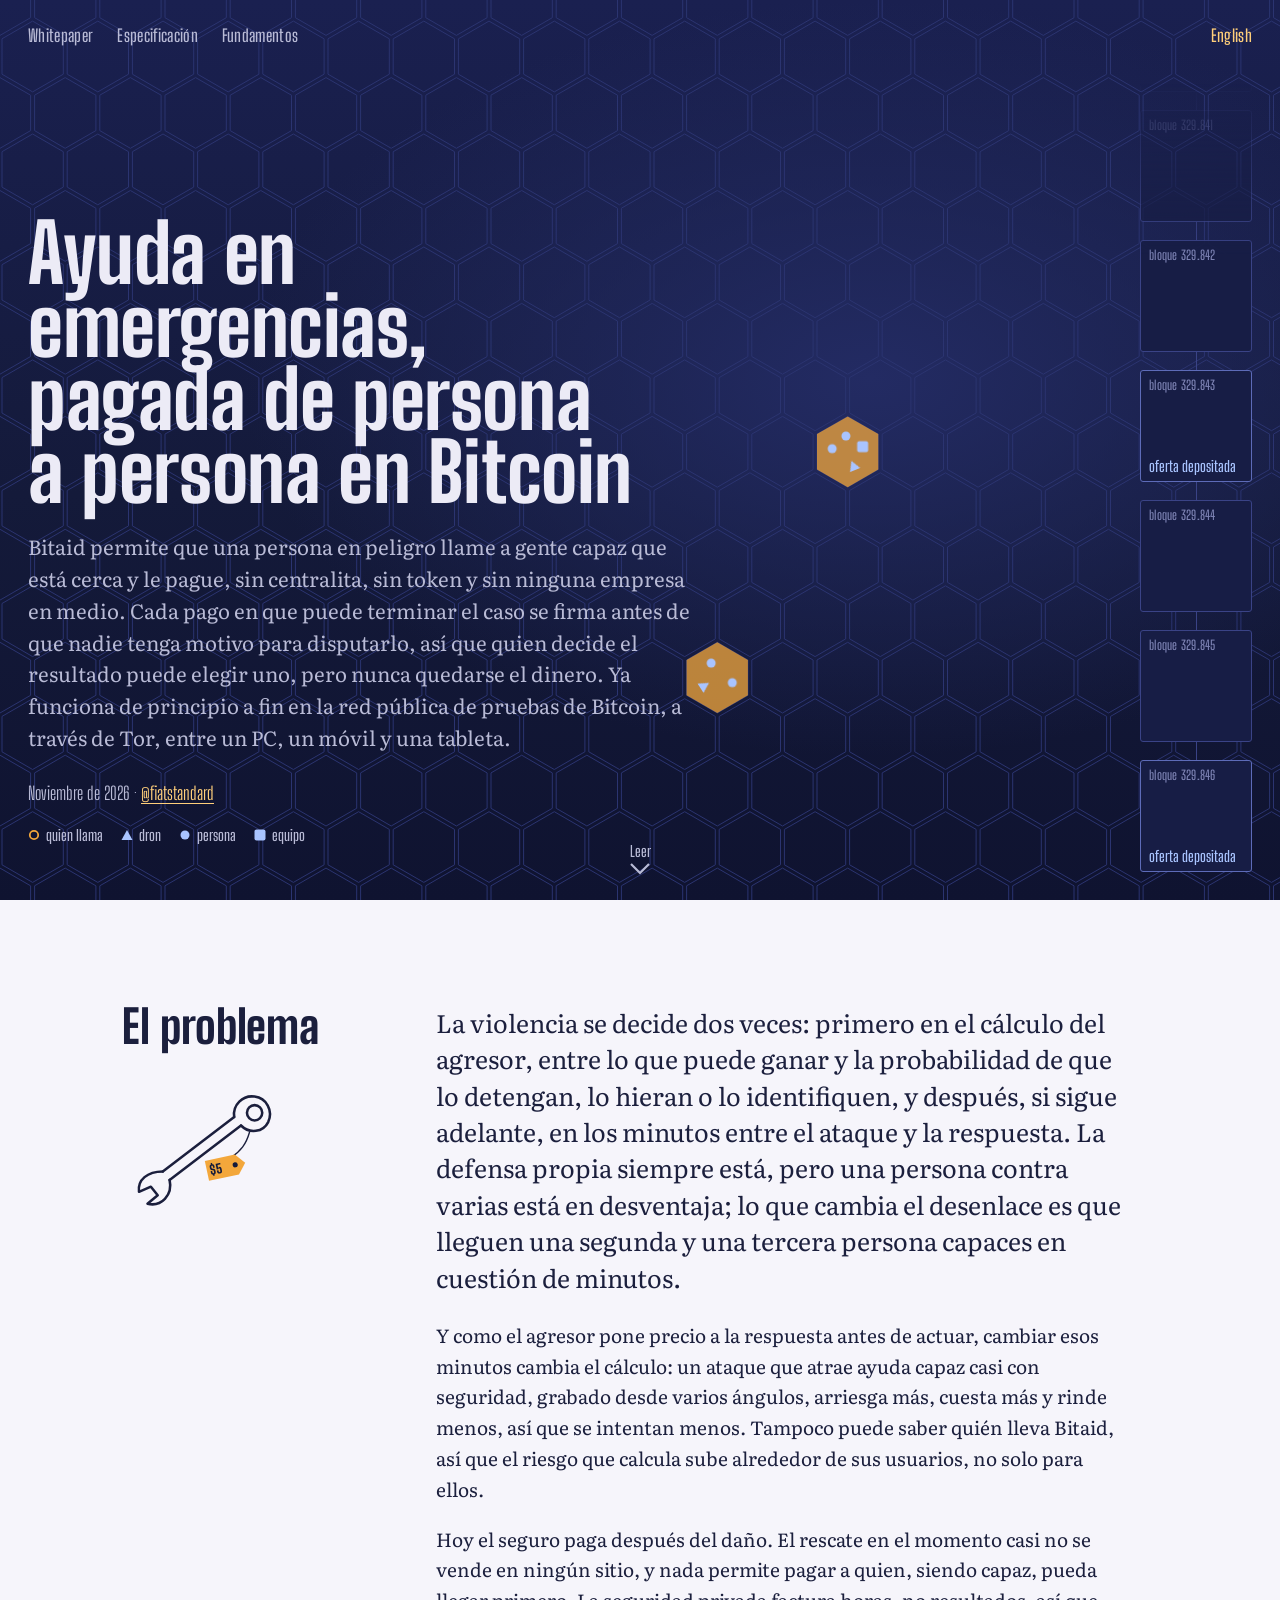
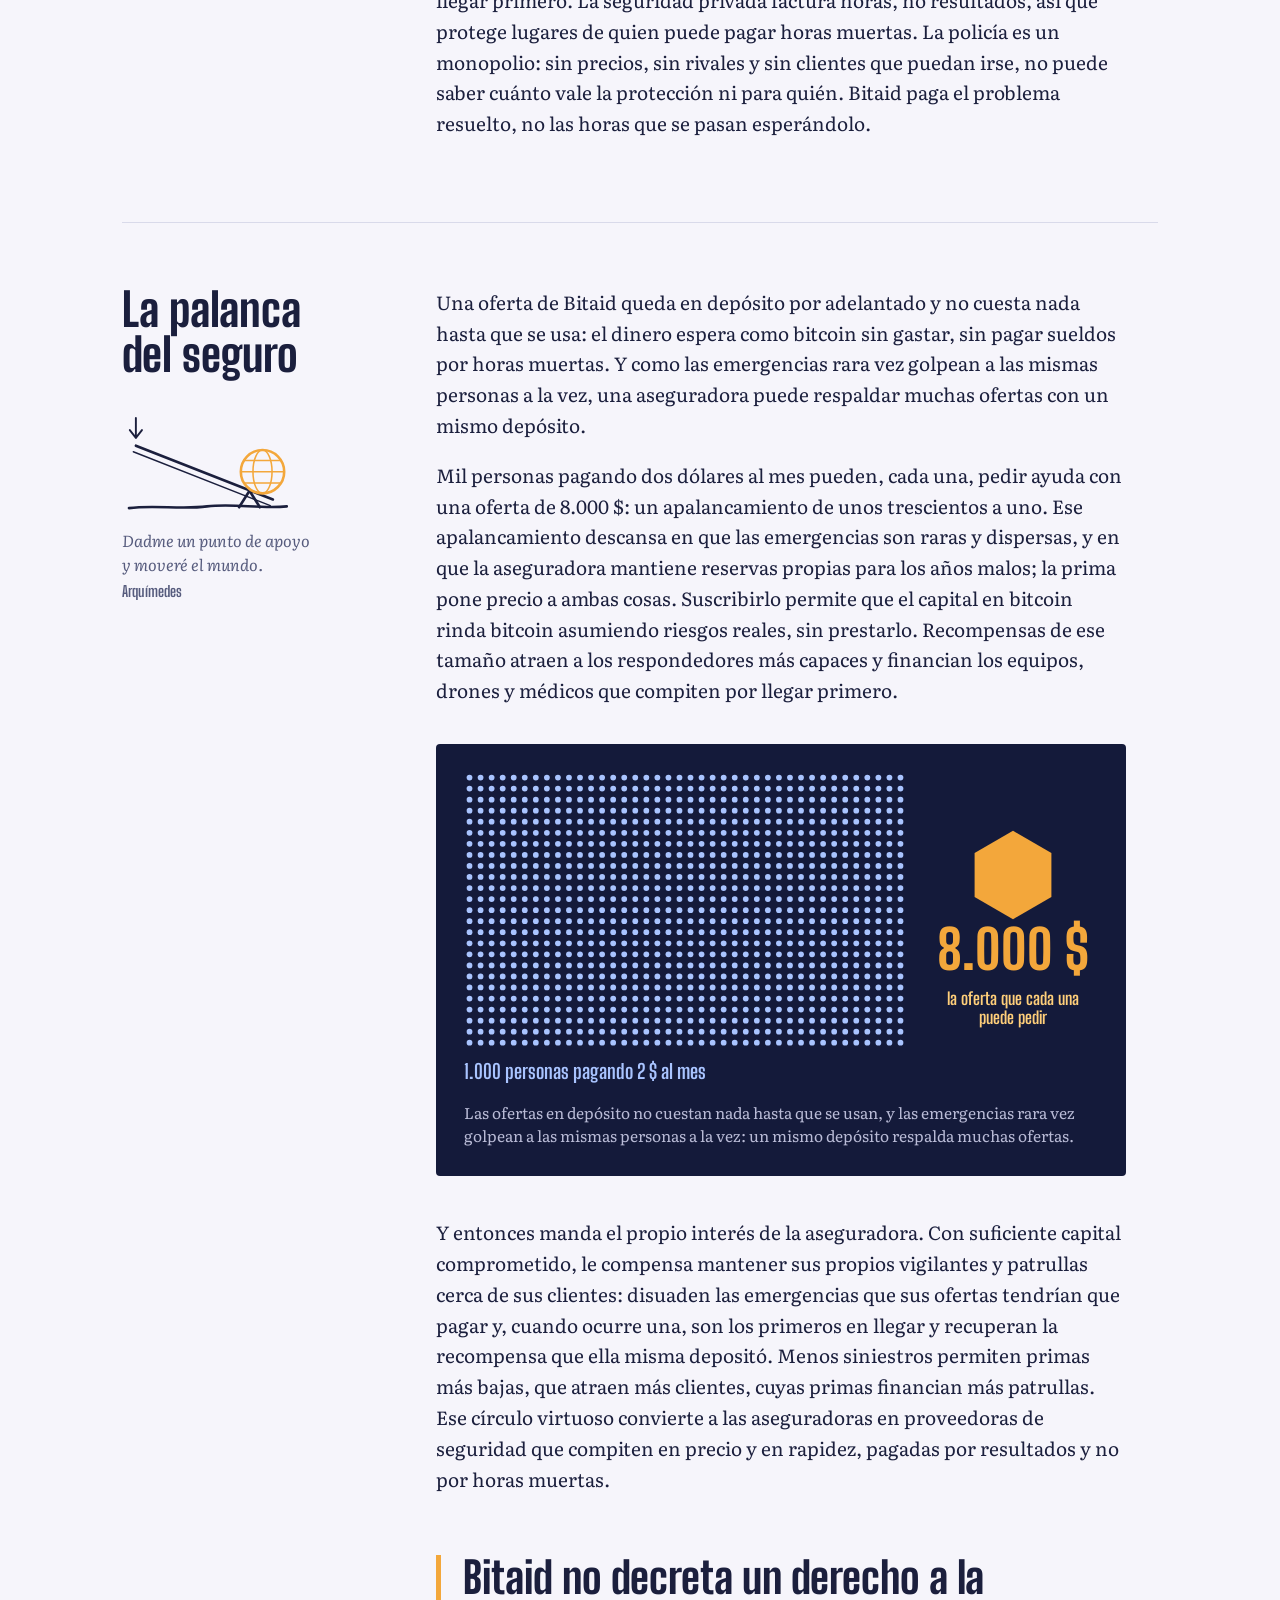
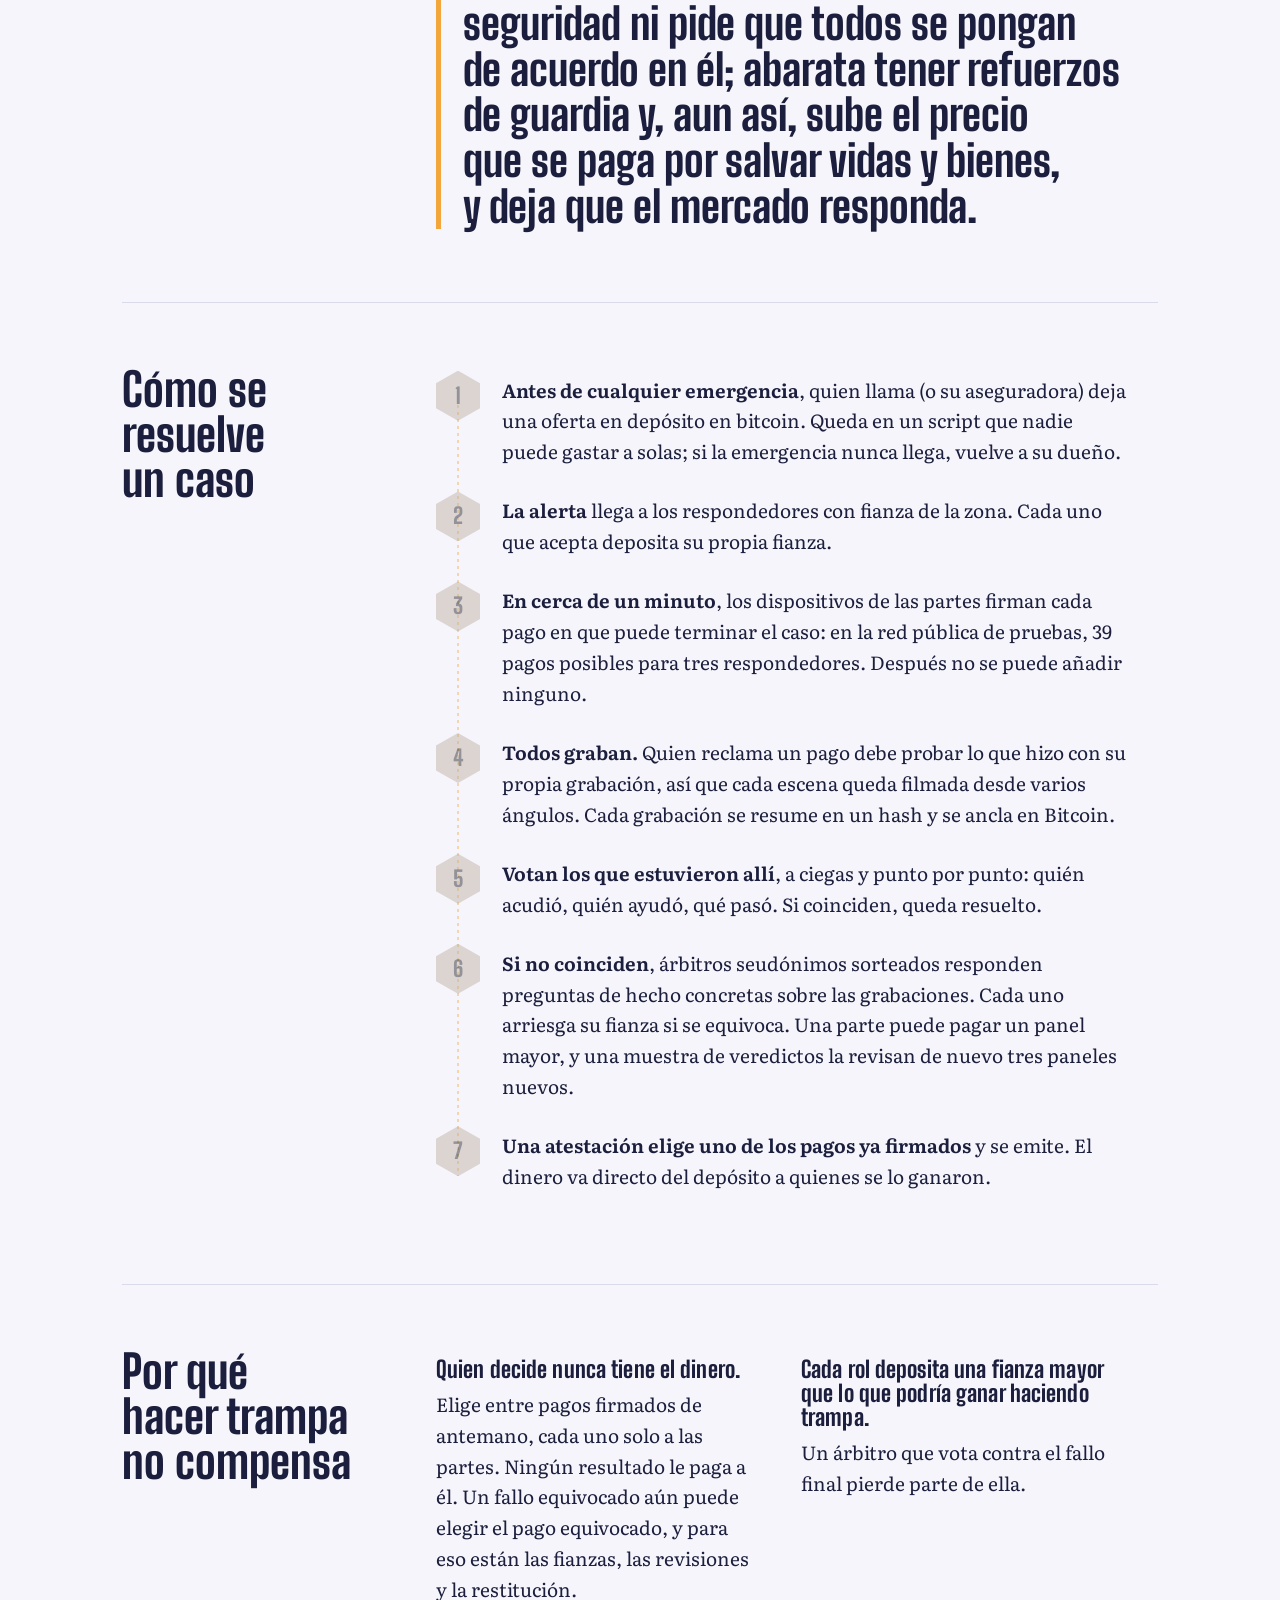
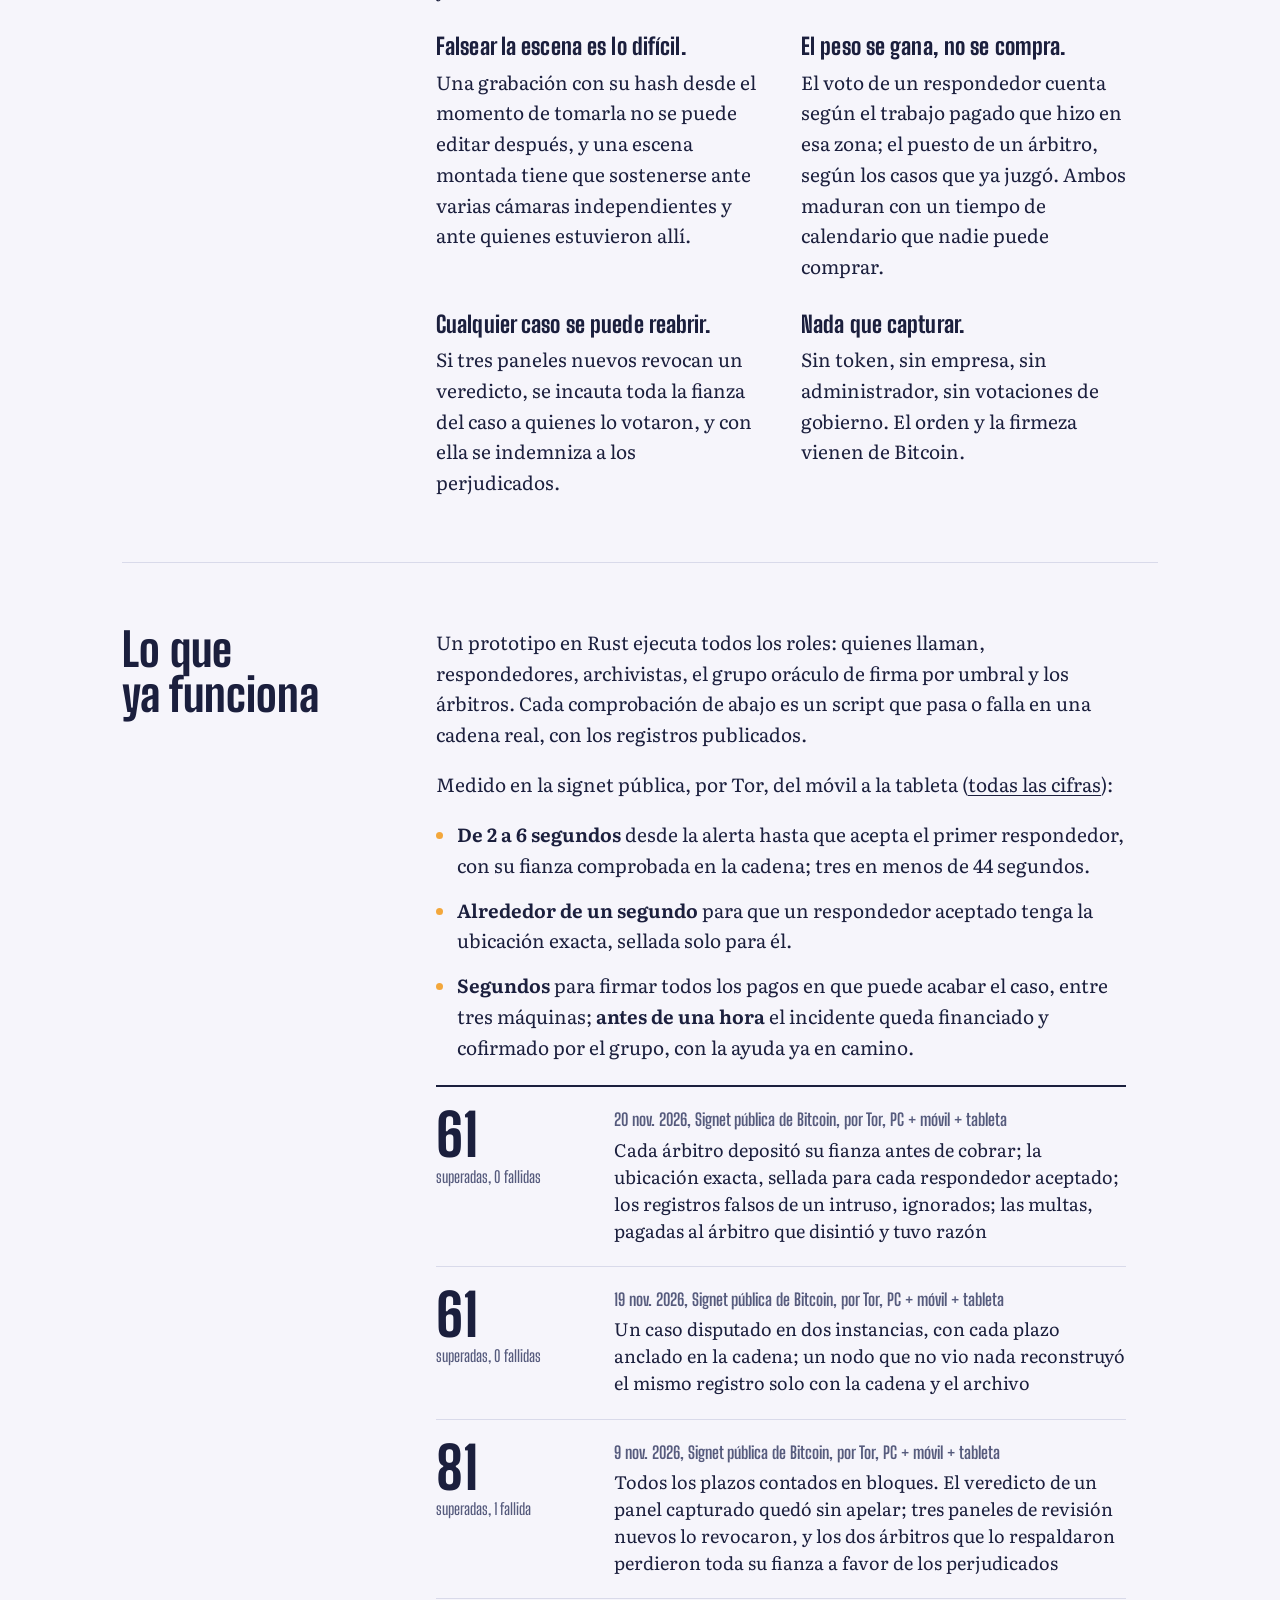
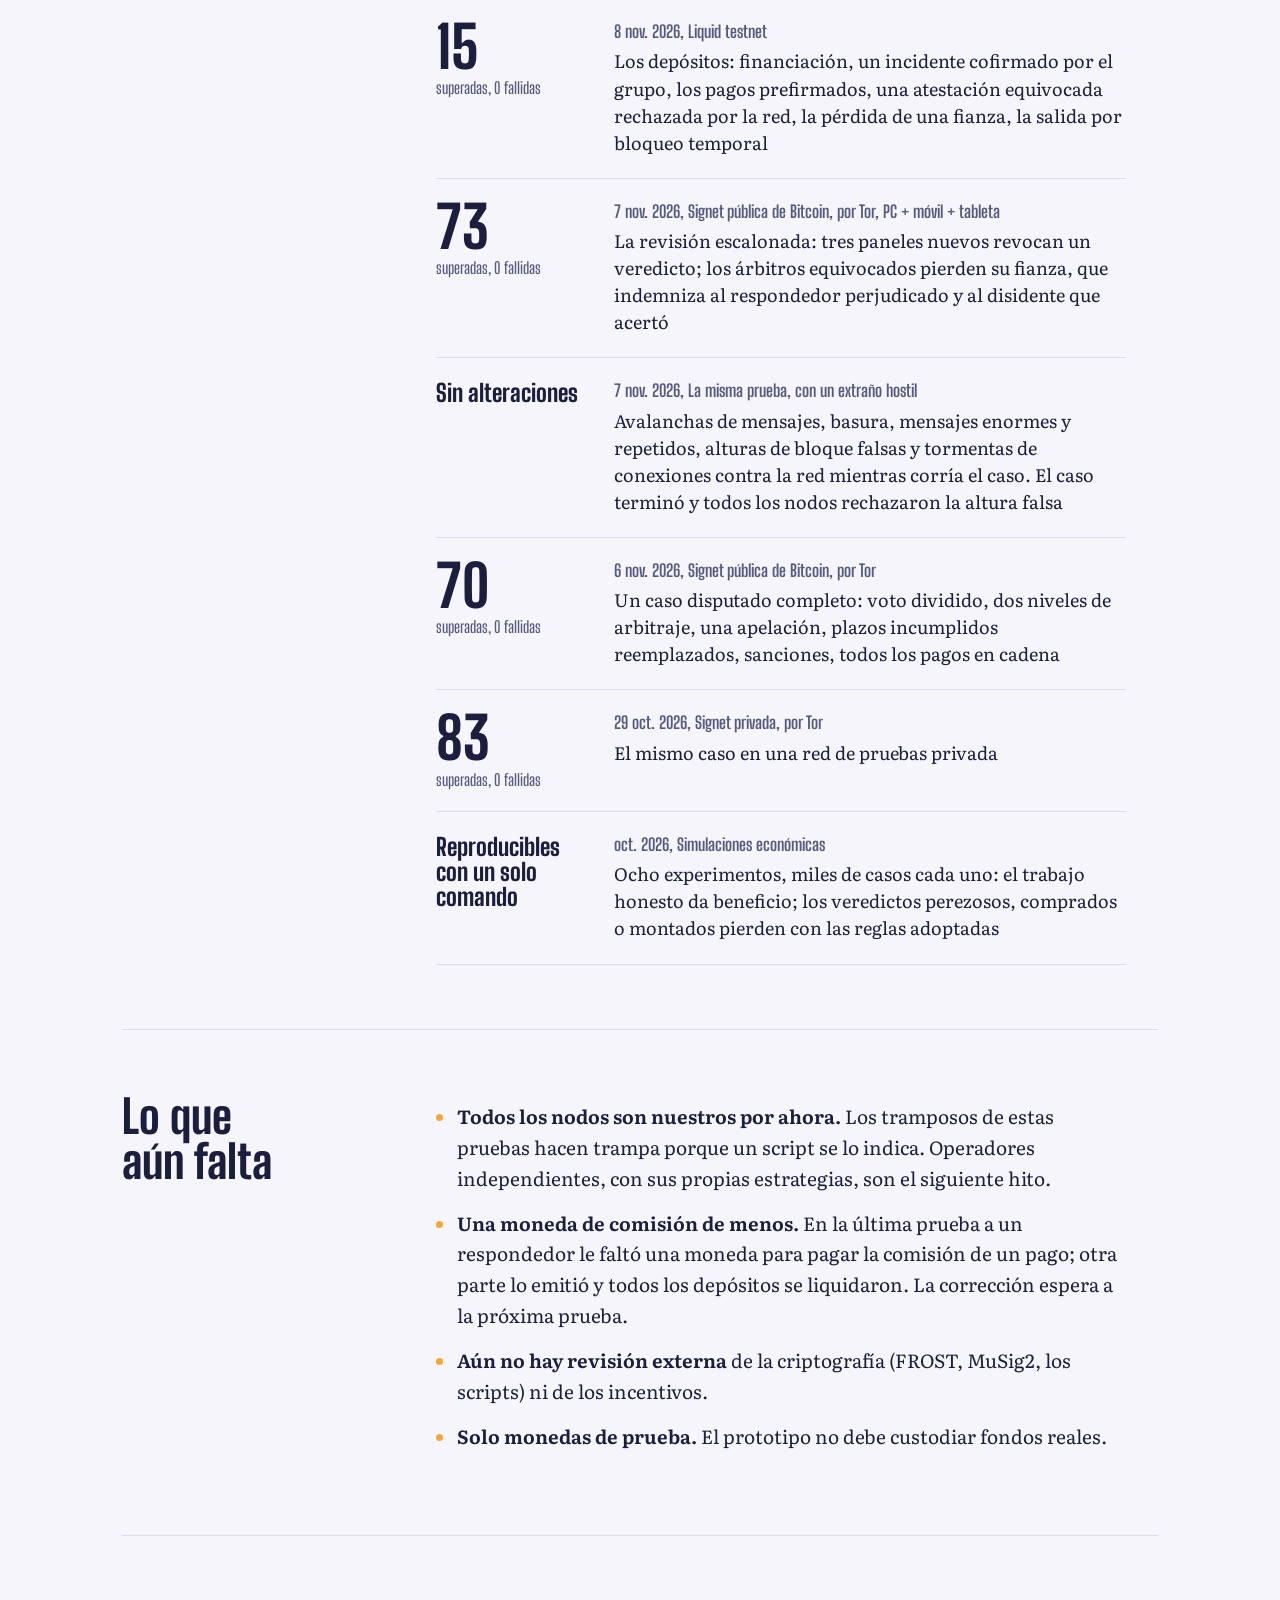
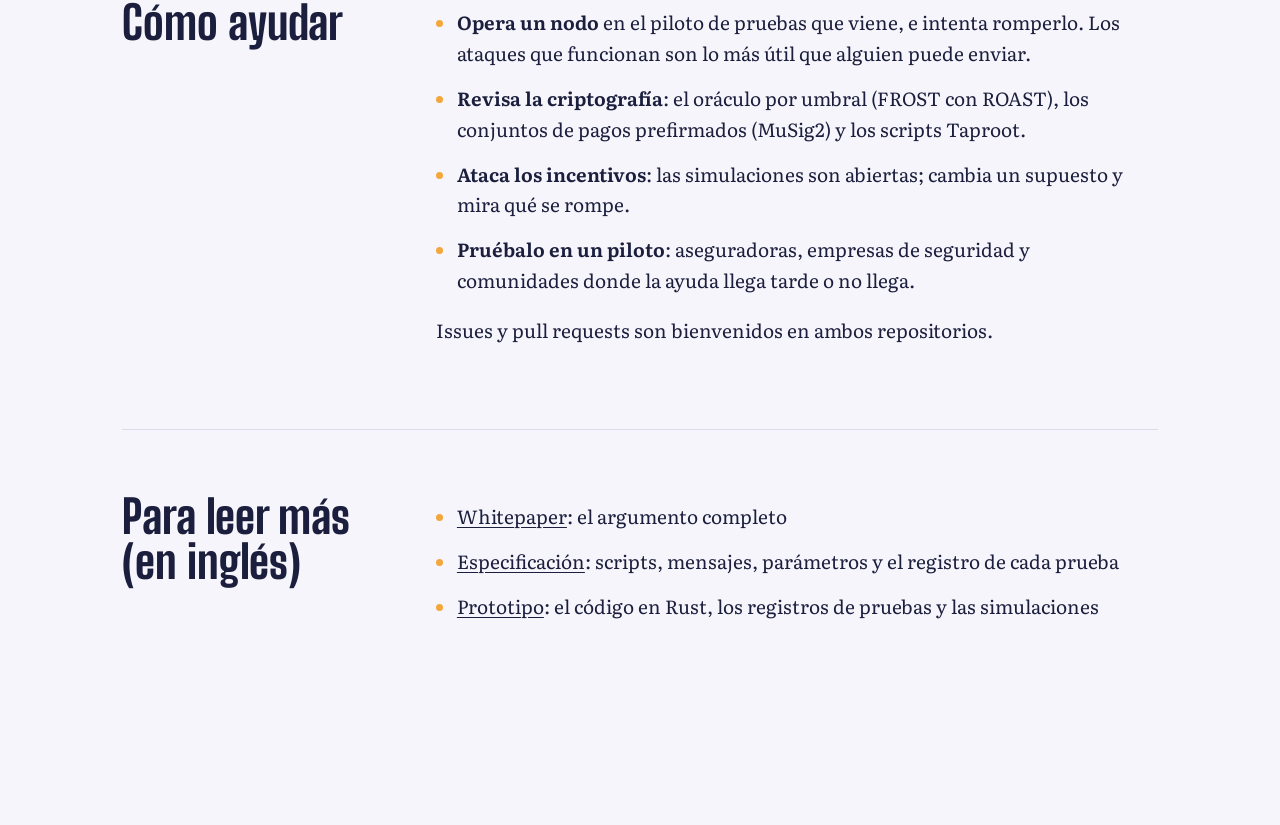
<file: brief/es/index.html>
<!DOCTYPE html>
<html lang="es">
<head>
<meta charset="utf-8">
<meta name="viewport" content="width=device-width, initial-scale=1">
<title>Bitaid en dos páginas</title>
<meta name="description" content="Ayuda en emergencias, pagada de persona a persona en Bitcoin: el problema, la palanca del seguro, cómo se resuelve un caso, por qué hacer trampa no compensa y lo que ya funciona en la signet pública de Bitcoin.">
<meta property="og:title" content="Bitaid en dos páginas">
<meta property="og:description" content="Ayuda en emergencias, pagada de persona a persona en Bitcoin: el problema, la palanca del seguro, cómo se resuelve un caso, por qué hacer trampa no compensa y lo que ya funciona en la signet pública de Bitcoin.">
<meta property="og:type" content="article">
<meta property="og:url" content="https://bitaid-whitepaper.pages.dev/brief/es/">
<meta name="twitter:card" content="summary">
<meta name="twitter:site" content="@fiatstandard">
<meta name="theme-color" content="#141a3a">
<link rel="alternate" hreflang="en" href="https://bitaid-whitepaper.pages.dev/brief/">
<link rel="alternate" hreflang="es" href="https://bitaid-whitepaper.pages.dev/brief/es/">
<link rel="preconnect" href="https://fonts.googleapis.com">
<link rel="preconnect" href="https://fonts.gstatic.com" crossorigin>
<link href="https://fonts.googleapis.com/css2?family=Big+Shoulders+Display:wght@600;700;800&family=Literata:opsz,wght@7..72,400;7..72,650&display=swap" rel="stylesheet">
<style>
:root{--night:#141a3a;--night2:#1c2350;--grid:#2b3470;--ink:#ecebf6;--soft:#b9bbd6;--amber:#f3a73b;--amber2:#ffcf7a;--strobe:#a9c4ff;--paper:#f6f5fb;--text:#1b1f3d;--muted:#565b7d;--rule:#d9daea;--row:#eeeef7}
@media (prefers-color-scheme:dark){:root:not([data-theme="light"]){--paper:#171b38;--text:#e7e7f3;--muted:#a3a6c6;--rule:#2d3466;--row:#1e2346}}
:root[data-theme="dark"]{--paper:#171b38;--text:#e7e7f3;--muted:#a3a6c6;--rule:#2d3466;--row:#1e2346}
*{box-sizing:border-box}
html{-webkit-text-size-adjust:100%;scrollbar-width:thin;scrollbar-color:#3a4386 transparent;scroll-behavior:smooth}
::-webkit-scrollbar{width:8px;height:8px}::-webkit-scrollbar-track{background:transparent}::-webkit-scrollbar-thumb{background:#3a4386;border-radius:8px}
@media (prefers-reduced-motion:reduce){html{scroll-behavior:auto}}
body{margin:0;background:var(--paper);color:var(--text);font-family:"Literata",Georgia,serif;font-size:19px;line-height:1.62;font-optical-sizing:auto}
a{color:inherit;text-decoration-thickness:1px;text-underline-offset:3px}
a:focus-visible,button:focus-visible{outline:3px solid var(--amber);outline-offset:3px;border-radius:2px}
.skip{position:absolute;left:-9999px}.skip:focus{left:16px;top:16px;z-index:9;background:var(--amber);color:#141a3a;padding:.4em .8em}
/* hero: the night map */
.hero{position:relative;min-height:min(100svh,1200px);background:radial-gradient(ellipse 70% 60% at 68% 42%,#232b63 0%,rgba(35,43,99,0) 70%),linear-gradient(180deg,#1a2050 0%,#141a3a 55%,#0f1330 100%);color:var(--ink);overflow:hidden;display:flex;flex-direction:column}
.hero svg.map{position:absolute;inset:0;width:100%;height:100%}
.hero nav{position:relative;z-index:2;display:flex;flex-wrap:wrap;gap:.3em 1.4em;padding:22px 28px;font-family:"Big Shoulders Display",sans-serif;font-weight:600;font-size:17px;letter-spacing:.02em}
.hero nav a{text-decoration:none;color:var(--soft)}.hero nav a:hover{color:var(--ink)}
.hero nav .lang{margin-left:auto;color:var(--amber2)}
.hero .words{position:relative;z-index:2;margin-top:auto;padding:0 28px 56px;max-width:1080px}
.hero h1{font-family:"Big Shoulders Display",sans-serif;font-weight:800;font-size:clamp(44px,min(9vw,10.5vh),128px);line-height:.9;letter-spacing:-.005em;margin:0 0 .28em;max-width:12ch;text-wrap:balance}
html[lang="es"] .hero h1{max-width:16ch;font-size:clamp(40px,min(8vw,9vh),116px)}
@media (max-height:700px) and (min-width:621px){.hero nav{padding-top:14px;padding-bottom:10px}.hero .words{padding-bottom:30px!important}.hero .key{margin-top:.6em}.hero .by{margin-top:.6em!important}}
@media (max-height:820px) and (min-width:621px){.hero .lead{font-size:16.5px;line-height:1.5}.hero .words{padding-bottom:44px}.hero .by{margin-top:1em}}
.hero .lead{font-size:clamp(17px,1.6vw,21px);line-height:1.55;max-width:56ch;color:var(--soft);margin:0}
.hero .by{margin-top:1.4em;font-family:"Big Shoulders Display",sans-serif;font-size:18px;color:var(--soft)}
.hero .by a{color:var(--amber2)}
a.down{transition:opacity .4s;position:absolute;z-index:3;left:50%;bottom:18px;transform:translateX(-50%);display:flex;flex-direction:column;align-items:center;gap:2px;color:var(--soft);text-decoration:none;font:600 15px "Big Shoulders Display",sans-serif;padding:6px 12px}
a.down:hover{color:var(--ink)}a.down svg{width:22px;height:14px;animation:nudge 2.4s ease-in-out 3s 3}
@keyframes nudge{0%,100%{transform:none}50%{transform:translateY(5px)}}
@media (prefers-reduced-motion:reduce){a.down svg{animation:none}}
.hero .key{display:flex;flex-wrap:wrap;gap:.4em 1.2em;align-items:center;margin-top:1.1em;font:600 15px "Big Shoulders Display",sans-serif;color:var(--soft)}
.hero .key span{display:inline-flex;align-items:center;gap:.4em}
.hero .key svg{width:12px;height:12px}
.words>*{opacity:0;transform:translateY(10px);transition:opacity .9s ease,transform .9s ease}
.hero.ready .words>*{opacity:1;transform:none}
.hero.ready .words>*:nth-child(2){transition-delay:.15s}.hero.ready .words>*:nth-child(3){transition-delay:.3s}.hero.ready .words>*:nth-child(4){transition-delay:.45s}
/* the text */
main{max-width:1100px;margin:0 auto;padding:104px 32px 120px}
main section{display:grid;grid-template-columns:250px minmax(0,690px);gap:0 64px;padding:64px 0;border-top:1px solid var(--rule)}
main section:first-child{border-top:0;padding-top:0}
main section>.side{position:sticky;top:28px;align-self:start}
main section>.side h2{font-family:"Big Shoulders Display",sans-serif;font-weight:800;font-size:clamp(34px,3.6vw,46px);line-height:.98;margin:0;text-wrap:balance}
main p{margin:0 0 1em;hyphens:auto}
.wrench,.archimedes svg{display:block;width:170px;height:auto;margin-top:34px;color:var(--text)}
.archimedes{margin:0}.archimedes .globe{stroke:var(--amber)}
.archimedes blockquote{margin:16px 0 0;font-style:italic;font-size:16px;line-height:1.45;color:var(--muted);max-width:22ch}
.archimedes cite{display:block;margin-top:6px;font:700 15px "Big Shoulders Display",sans-serif;font-style:normal;color:var(--muted)}
.wrench .tag{fill:var(--amber)}
.wrench text{font:800 15px "Big Shoulders Display",sans-serif;fill:#141a3a}
@media (max-width:900px){.wrench,.archimedes svg{width:120px;margin:14px 0 6px}.archimedes blockquote{max-width:none;margin-top:8px}}
p.statement{font:800 clamp(30px,3.4vw,44px)/1.05 "Big Shoulders Display",sans-serif;margin:1.4em 0 .2em;padding-left:22px;border-left:5px solid var(--amber);text-wrap:balance;hyphens:manual}
main strong{font-weight:650}
main section:first-child .body>p:first-child{font-size:1.32em;line-height:1.45}
/* the steps, as a route of numbered cells */
ol.steps{list-style:none;padding:0;margin:.4em 0 0;counter-reset:step}
ol.steps li{counter-increment:step;position:relative;padding:0 0 1.5em 66px;min-height:52px}
ol.steps li::before{content:counter(step);position:absolute;left:0;top:-4px;width:44px;height:50px;display:grid;place-items:center;font:800 22px/1 "Big Shoulders Display",sans-serif;color:#141a3a;background:var(--amber);clip-path:polygon(50% 0,100% 25%,100% 75%,50% 100%,0 75%,0 25%)}
ol.steps{position:relative}
ol.steps .route{position:absolute;left:21px;top:30px;bottom:44px;width:2px;background:repeating-linear-gradient(to bottom,var(--amber) 0 3px,transparent 3px 7px);opacity:.4}
ol.steps .fill{position:absolute;left:21px;top:30px;width:2px;height:0;background:var(--amber)}
ol.steps li{z-index:1}
ol.steps li::before{transition:filter .5s,opacity .5s}
.js ol.steps li:not(.on)::before{filter:saturate(.15);opacity:.45}
/* the claims, side by side */
ul.claims{list-style:none;padding:0;margin:.4em 0 0;display:grid;grid-template-columns:1fr 1fr;gap:30px 40px}
ul.claims li{margin:0}
ul.claims li strong{display:block;font:800 23px/1.05 "Big Shoulders Display",sans-serif;margin-bottom:.35em;letter-spacing:.005em}
main ul{padding-left:1.1em;margin:.4em 0 1em}main ul li{margin:0 0 .75em}main ul li::marker{color:var(--amber)}
/* what already runs: each run with its score */
ol.runs{list-style:none;padding:0;margin:1.2em 0 0;border-top:2px solid var(--text)}
ol.runs li{display:grid;grid-template-columns:150px 1fr;gap:6px 28px;padding:22px 0;border-bottom:1px solid var(--rule)}
ol.runs .score{font:800 58px/.9 "Big Shoulders Display",sans-serif;text-decoration:none}
ol.runs .score small{display:block;margin-top:6px;font:600 16px/1.15 "Big Shoulders Display",sans-serif;color:var(--muted)}
ol.runs .score.text{font-size:24px;line-height:1.05}
ol.runs .score.pending{color:var(--amber)}
ol.runs a.score:hover small{color:var(--text)}
ol.runs .meta{font:700 17px/1.25 "Big Shoulders Display",sans-serif;color:var(--muted);margin-bottom:.3em}
ol.runs .what{font-size:.95em;line-height:1.5}
@media (max-width:900px){main{padding:72px 24px 96px}main section{grid-template-columns:1fr;padding:48px 0}main section>.side{position:static;margin-bottom:.55em}}
@media (max-width:620px){ul.claims{grid-template-columns:1fr;gap:22px}ol.runs li{grid-template-columns:1fr}ol.runs .score{font-size:46px}main{padding:56px 16px 80px}}
/* the lever figure */
figure.lever .offer svg polygon{transition:opacity .7s .9s,transform .7s .9s;transform-origin:50% 50%;transform-box:fill-box}
.js figure.lever:not(.on) .offer svg polygon{opacity:.15;transform:scale(.7)}
figure.lever{margin:2em 0 2.2em;padding:28px;background:var(--night);color:var(--ink);border-radius:4px}
figure.lever .row{display:grid;grid-template-columns:1fr auto;gap:22px;align-items:center}
figure.lever svg{width:100%;height:auto;display:block}
figure.lever .k{font-family:"Big Shoulders Display",sans-serif;font-weight:700;font-size:20px;line-height:1.15;margin-top:12px;color:var(--soft)}
figure.lever .k b{color:var(--strobe);font-weight:700}
figure.lever .offer{text-align:center;width:170px}
figure.lever .offer svg{width:96px;height:96px;margin:0 auto}
figure.lever .offer .big{font:800 54px/1 "Big Shoulders Display",sans-serif;color:var(--amber)}
figure.lever .offer .k{color:var(--amber2);font-size:17px}
figure.lever figcaption{margin-top:18px;font-size:15.5px;line-height:1.5;color:var(--soft)}
.hero .chain{position:absolute;z-index:1;right:28px;top:84px;height:calc(min(100svh,1200px) - 112px);width:112px;display:flex;flex-direction:column;justify-content:flex-end;overflow:hidden;font:600 13px/1.2 "Big Shoulders Display",sans-serif;color:var(--soft);-webkit-mask-image:linear-gradient(to bottom,transparent,#000 22%);mask-image:linear-gradient(to bottom,transparent,#000 22%)}
.chain .b{flex:none;position:relative;width:112px;height:112px;display:flex;flex-direction:column;justify-content:space-between;border:1px solid #3a4386;background:#171d45;border-radius:3px;padding:7px 8px;margin-top:18px}
.chain .b::before{content:"";position:absolute;left:50%;top:-19px;height:18px;border-left:1px solid #3a4386}
.chain .b{overflow:visible}
.chain .b .h{color:#7c82b3;font-weight:600;letter-spacing:.02em}
.chain .b .e{color:var(--ink);font-size:15px;line-height:1.1}
.chain .b.reg{border-color:#5d6bb8}
.chain .b.reg .e{color:var(--strobe)}
.chain .b.ev{border-color:var(--amber)}
.chain .b.ev .e{color:var(--amber2)}
@media (max-width:900px){.hero .chain{display:none}}
@media (max-width:620px){body{font-size:17.5px}.hero nav{padding:18px 16px}.hero .words{padding:0 16px 64px}figure.lever{padding:20px}figure.lever .row{grid-template-columns:1fr}figure.lever .offer{width:auto}}
@media (prefers-reduced-motion:reduce){.words>*{transition:none}}
footer{max-width:720px;margin:0 auto;padding:0 24px 64px;color:var(--muted);font-size:15px}
</style>
</head>
<body>
<a class="skip" href="#text">Ir al texto</a>
<header class="hero">
<svg class="map" aria-hidden="true"></svg>
<div class="chain" aria-hidden="true" data-events="incidente firmado|pruebas ancladas|pagos liquidados|oferta depositada|fianza depositada" data-block="bloque"></div>
<nav><a href="../../index.html">Whitepaper</a><a href="../../bitaid_v6_specification.html">Especificación</a><a href="../../bitaid_v6_foundations.html">Fundamentos</a><a class="lang" href="../" hreflang="en">English</a></nav>
<div class="words">
<h1>Ayuda en emergencias, pagada de persona a persona en Bitcoin</h1>
<p class="lead">Bitaid permite que una persona en peligro llame a gente capaz que está cerca y le pague, sin centralita, sin token y sin ninguna empresa en medio. Cada pago en que puede terminar el caso se firma antes de que nadie tenga motivo para disputarlo, así que quien decide el resultado puede elegir uno, pero nunca quedarse el dinero. Ya funciona de principio a fin en la red pública de pruebas de Bitcoin, a través de Tor, entre un PC, un móvil y una tableta.</p>
<p class="by">Noviembre de 2026 · <a href="https://x.com/fiatstandard">@fiatstandard</a></p>
<div class="key" aria-hidden="true"><span><svg viewBox="-6 -6 12 12"><circle r="4.2" fill="none" stroke="#f3a73b" stroke-width="1.8"/></svg>quien llama</span><span><svg viewBox="-6 -7 12 12"><polygon points="0,-6 5.5,4 -5.5,4" fill="#a9c4ff"/></svg>dron</span><span><svg viewBox="-6 -6 12 12"><circle r="4.5" fill="#a9c4ff"/></svg>persona</span><span><svg viewBox="-6 -6 12 12"><rect x="-5.5" y="-5.5" width="11" height="11" rx="2" fill="#a9c4ff"/></svg>equipo</span></div>
</div>

<a class="down" href="#text">Leer<svg viewBox="0 0 22 14" aria-hidden="true"><polyline points="2,2 11,11 20,2" fill="none" stroke="currentColor" stroke-width="2.2"/></svg></a>
</header>
<main id="text">
<section><div class="side"><h2>El problema</h2><svg class="wrench" viewBox="0 0 200 150" role="img" aria-label="a $5 wrench"><g fill="none" stroke="currentColor" stroke-width="3" stroke-linejoin="round" stroke-linecap="round"><path d="M48 104 L132 40"/><path d="M56 114 L140 50"/><path d="M48 104 C30 104 18 114 20 128 L34 122 L42 132 L30 142 C46 146 60 132 56 114"/><path d="M132 40 C130 26 142 14 156 16 C170 18 178 32 172 46 C166 58 150 60 140 50"/><circle cx="156" cy="35" r="9"/><path d="M150 58 C146 72 140 80 128 88" stroke-width="1.6"/></g><g transform="rotate(-12 116 102)"><path class="tag" d="M100 88 L136 88 L146 100 L136 112 L100 112 Z"/><circle cx="134" cy="100" r="3" fill="#141a3a"/><text x="104" y="106">$5</text></g></svg></div><div class="body">
<p>La violencia se decide dos veces: primero en el cálculo del agresor, entre lo que puede ganar y la probabilidad de que lo detengan, lo hieran o lo identifiquen, y después, si sigue adelante, en los minutos entre el ataque y la respuesta. La defensa propia siempre está, pero una persona contra varias está en desventaja; lo que cambia el desenlace es que lleguen una segunda y una tercera persona capaces en cuestión de minutos.</p>
<p>Y como el agresor pone precio a la respuesta antes de actuar, cambiar esos minutos cambia el cálculo: un ataque que atrae ayuda capaz casi con seguridad, grabado desde varios ángulos, arriesga más, cuesta más y rinde menos, así que se intentan menos. Tampoco puede saber quién lleva Bitaid, así que el riesgo que calcula sube alrededor de sus usuarios, no solo para ellos.</p>
<p>Hoy el seguro paga después del daño. El rescate en el momento casi no se vende en ningún sitio, y nada permite pagar a quien, siendo capaz, pueda llegar primero. La seguridad privada factura horas, no resultados, así que protege lugares de quien puede pagar horas muertas. La policía es un monopolio: sin precios, sin rivales y sin clientes que puedan irse, no puede saber cuánto vale la protección ni para quién. Bitaid paga el problema resuelto, no las horas que se pasan esperándolo.</p>
</div></section><section><div class="side"><h2>La palanca del seguro</h2><figure class="archimedes"><svg viewBox="2 14 196 118" role="img" aria-label="a lever moving the earth"><g fill="none" stroke="currentColor" stroke-width="3" stroke-linejoin="round" stroke-linecap="round"><path d="M10 126 C40 122 70 128 100 124 C130 120 160 127 192 124"/><path d="M18 54 L176 116"/><path d="M15 61 L173 123" stroke-width="1.6"/><path d="M137 125 L149 106 L161 125"/><path d="M18 22 L18 44 M11 36 L18 45 L25 36" stroke-width="2.2"/></g><g class="globe" fill="none" stroke-width="3"><circle cx="164" cy="84" r="25"/><ellipse cx="164" cy="84" rx="11" ry="25" stroke-width="1.8"/><path d="M139 84 L189 84 M143 71 L185 71 M143 97 L185 97" stroke-width="1.8"/></g></svg><blockquote>Dadme un punto de apoyo y moveré el mundo.<cite>Arquímedes</cite></blockquote></figure></div><div class="body">
<p>Una oferta de Bitaid queda en depósito por adelantado y no cuesta nada hasta que se usa: el dinero espera como bitcoin sin gastar, sin pagar sueldos por horas muertas. Y como las emergencias rara vez golpean a las mismas personas a la vez, una aseguradora puede respaldar muchas ofertas con un mismo depósito.</p>
<p>Mil personas pagando dos dólares al mes pueden, cada una, pedir ayuda con una oferta de 8.000 $: un apalancamiento de unos trescientos a uno. Ese apalancamiento descansa en que las emergencias son raras y dispersas, y en que la aseguradora mantiene reservas propias para los años malos; la prima pone precio a ambas cosas. Suscribirlo permite que el capital en bitcoin rinda bitcoin asumiendo riesgos reales, sin prestarlo. Recompensas de ese tamaño atraen a los respondedores más capaces y financian los equipos, drones y médicos que compiten por llegar primero.</p><figure class="lever"><div class="row"><div><svg viewBox="0 0 400 250" role="img" aria-hidden="true"><defs><clipPath id="sw"><rect class="sweep" x="0" y="0" height="250" width="400"/></clipPath></defs><g clip-path="url(#sw)"><circle cx="5" cy="5" r="2.6" fill="#a9c4ff"/><circle cx="15" cy="5" r="2.6" fill="#a9c4ff"/><circle cx="25" cy="5" r="2.6" fill="#a9c4ff"/><circle cx="35" cy="5" r="2.6" fill="#a9c4ff"/><circle cx="45" cy="5" r="2.6" fill="#a9c4ff"/><circle cx="55" cy="5" r="2.6" fill="#a9c4ff"/><circle cx="65" cy="5" r="2.6" fill="#a9c4ff"/><circle cx="75" cy="5" r="2.6" fill="#a9c4ff"/><circle cx="85" cy="5" r="2.6" fill="#a9c4ff"/><circle cx="95" cy="5" r="2.6" fill="#a9c4ff"/><circle cx="105" cy="5" r="2.6" fill="#a9c4ff"/><circle cx="115" cy="5" r="2.6" fill="#a9c4ff"/><circle cx="125" cy="5" r="2.6" fill="#a9c4ff"/><circle cx="135" cy="5" r="2.6" fill="#a9c4ff"/><circle cx="145" cy="5" r="2.6" fill="#a9c4ff"/><circle cx="155" cy="5" r="2.6" fill="#a9c4ff"/><circle cx="165" cy="5" r="2.6" fill="#a9c4ff"/><circle cx="175" cy="5" r="2.6" fill="#a9c4ff"/><circle cx="185" cy="5" r="2.6" fill="#a9c4ff"/><circle cx="195" cy="5" r="2.6" fill="#a9c4ff"/><circle cx="205" cy="5" r="2.6" fill="#a9c4ff"/><circle cx="215" cy="5" r="2.6" fill="#a9c4ff"/><circle cx="225" cy="5" r="2.6" fill="#a9c4ff"/><circle cx="235" cy="5" r="2.6" fill="#a9c4ff"/><circle cx="245" cy="5" r="2.6" fill="#a9c4ff"/><circle cx="255" cy="5" r="2.6" fill="#a9c4ff"/><circle cx="265" cy="5" r="2.6" fill="#a9c4ff"/><circle cx="275" cy="5" r="2.6" fill="#a9c4ff"/><circle cx="285" cy="5" r="2.6" fill="#a9c4ff"/><circle cx="295" cy="5" r="2.6" fill="#a9c4ff"/><circle cx="305" cy="5" r="2.6" fill="#a9c4ff"/><circle cx="315" cy="5" r="2.6" fill="#a9c4ff"/><circle cx="325" cy="5" r="2.6" fill="#a9c4ff"/><circle cx="335" cy="5" r="2.6" fill="#a9c4ff"/><circle cx="345" cy="5" r="2.6" fill="#a9c4ff"/><circle cx="355" cy="5" r="2.6" fill="#a9c4ff"/><circle cx="365" cy="5" r="2.6" fill="#a9c4ff"/><circle cx="375" cy="5" r="2.6" fill="#a9c4ff"/><circle cx="385" cy="5" r="2.6" fill="#a9c4ff"/><circle cx="395" cy="5" r="2.6" fill="#a9c4ff"/><circle cx="5" cy="15" r="2.6" fill="#a9c4ff"/><circle cx="15" cy="15" r="2.6" fill="#a9c4ff"/><circle cx="25" cy="15" r="2.6" fill="#a9c4ff"/><circle cx="35" cy="15" r="2.6" fill="#a9c4ff"/><circle cx="45" cy="15" r="2.6" fill="#a9c4ff"/><circle cx="55" cy="15" r="2.6" fill="#a9c4ff"/><circle cx="65" cy="15" r="2.6" fill="#a9c4ff"/><circle cx="75" cy="15" r="2.6" fill="#a9c4ff"/><circle cx="85" cy="15" r="2.6" fill="#a9c4ff"/><circle cx="95" cy="15" r="2.6" fill="#a9c4ff"/><circle cx="105" cy="15" r="2.6" fill="#a9c4ff"/><circle cx="115" cy="15" r="2.6" fill="#a9c4ff"/><circle cx="125" cy="15" r="2.6" fill="#a9c4ff"/><circle cx="135" cy="15" r="2.6" fill="#a9c4ff"/><circle cx="145" cy="15" r="2.6" fill="#a9c4ff"/><circle cx="155" cy="15" r="2.6" fill="#a9c4ff"/><circle cx="165" cy="15" r="2.6" fill="#a9c4ff"/><circle cx="175" cy="15" r="2.6" fill="#a9c4ff"/><circle cx="185" cy="15" r="2.6" fill="#a9c4ff"/><circle cx="195" cy="15" r="2.6" fill="#a9c4ff"/><circle cx="205" cy="15" r="2.6" fill="#a9c4ff"/><circle cx="215" cy="15" r="2.6" fill="#a9c4ff"/><circle cx="225" cy="15" r="2.6" fill="#a9c4ff"/><circle cx="235" cy="15" r="2.6" fill="#a9c4ff"/><circle cx="245" cy="15" r="2.6" fill="#a9c4ff"/><circle cx="255" cy="15" r="2.6" fill="#a9c4ff"/><circle cx="265" cy="15" r="2.6" fill="#a9c4ff"/><circle cx="275" cy="15" r="2.6" fill="#a9c4ff"/><circle cx="285" cy="15" r="2.6" fill="#a9c4ff"/><circle cx="295" cy="15" r="2.6" fill="#a9c4ff"/><circle cx="305" cy="15" r="2.6" fill="#a9c4ff"/><circle cx="315" cy="15" r="2.6" fill="#a9c4ff"/><circle cx="325" cy="15" r="2.6" fill="#a9c4ff"/><circle cx="335" cy="15" r="2.6" fill="#a9c4ff"/><circle cx="345" cy="15" r="2.6" fill="#a9c4ff"/><circle cx="355" cy="15" r="2.6" fill="#a9c4ff"/><circle cx="365" cy="15" r="2.6" fill="#a9c4ff"/><circle cx="375" cy="15" r="2.6" fill="#a9c4ff"/><circle cx="385" cy="15" r="2.6" fill="#a9c4ff"/><circle cx="395" cy="15" r="2.6" fill="#a9c4ff"/><circle cx="5" cy="25" r="2.6" fill="#a9c4ff"/><circle cx="15" cy="25" r="2.6" fill="#a9c4ff"/><circle cx="25" cy="25" r="2.6" fill="#a9c4ff"/><circle cx="35" cy="25" r="2.6" fill="#a9c4ff"/><circle cx="45" cy="25" r="2.6" fill="#a9c4ff"/><circle cx="55" cy="25" r="2.6" fill="#a9c4ff"/><circle cx="65" cy="25" r="2.6" fill="#a9c4ff"/><circle cx="75" cy="25" r="2.6" fill="#a9c4ff"/><circle cx="85" cy="25" r="2.6" fill="#a9c4ff"/><circle cx="95" cy="25" r="2.6" fill="#a9c4ff"/><circle cx="105" cy="25" r="2.6" fill="#a9c4ff"/><circle cx="115" cy="25" r="2.6" fill="#a9c4ff"/><circle cx="125" cy="25" r="2.6" fill="#a9c4ff"/><circle cx="135" cy="25" r="2.6" fill="#a9c4ff"/><circle cx="145" cy="25" r="2.6" fill="#a9c4ff"/><circle cx="155" cy="25" r="2.6" fill="#a9c4ff"/><circle cx="165" cy="25" r="2.6" fill="#a9c4ff"/><circle cx="175" cy="25" r="2.6" fill="#a9c4ff"/><circle cx="185" cy="25" r="2.6" fill="#a9c4ff"/><circle cx="195" cy="25" r="2.6" fill="#a9c4ff"/><circle cx="205" cy="25" r="2.6" fill="#a9c4ff"/><circle cx="215" cy="25" r="2.6" fill="#a9c4ff"/><circle cx="225" cy="25" r="2.6" fill="#a9c4ff"/><circle cx="235" cy="25" r="2.6" fill="#a9c4ff"/><circle cx="245" cy="25" r="2.6" fill="#a9c4ff"/><circle cx="255" cy="25" r="2.6" fill="#a9c4ff"/><circle cx="265" cy="25" r="2.6" fill="#a9c4ff"/><circle cx="275" cy="25" r="2.6" fill="#a9c4ff"/><circle cx="285" cy="25" r="2.6" fill="#a9c4ff"/><circle cx="295" cy="25" r="2.6" fill="#a9c4ff"/><circle cx="305" cy="25" r="2.6" fill="#a9c4ff"/><circle cx="315" cy="25" r="2.6" fill="#a9c4ff"/><circle cx="325" cy="25" r="2.6" fill="#a9c4ff"/><circle cx="335" cy="25" r="2.6" fill="#a9c4ff"/><circle cx="345" cy="25" r="2.6" fill="#a9c4ff"/><circle cx="355" cy="25" r="2.6" fill="#a9c4ff"/><circle cx="365" cy="25" r="2.6" fill="#a9c4ff"/><circle cx="375" cy="25" r="2.6" fill="#a9c4ff"/><circle cx="385" cy="25" r="2.6" fill="#a9c4ff"/><circle cx="395" cy="25" r="2.6" fill="#a9c4ff"/><circle cx="5" cy="35" r="2.6" fill="#a9c4ff"/><circle cx="15" cy="35" r="2.6" fill="#a9c4ff"/><circle cx="25" cy="35" r="2.6" fill="#a9c4ff"/><circle cx="35" cy="35" r="2.6" fill="#a9c4ff"/><circle cx="45" cy="35" r="2.6" fill="#a9c4ff"/><circle cx="55" cy="35" r="2.6" fill="#a9c4ff"/><circle cx="65" cy="35" r="2.6" fill="#a9c4ff"/><circle cx="75" cy="35" r="2.6" fill="#a9c4ff"/><circle cx="85" cy="35" r="2.6" fill="#a9c4ff"/><circle cx="95" cy="35" r="2.6" fill="#a9c4ff"/><circle cx="105" cy="35" r="2.6" fill="#a9c4ff"/><circle cx="115" cy="35" r="2.6" fill="#a9c4ff"/><circle cx="125" cy="35" r="2.6" fill="#a9c4ff"/><circle cx="135" cy="35" r="2.6" fill="#a9c4ff"/><circle cx="145" cy="35" r="2.6" fill="#a9c4ff"/><circle cx="155" cy="35" r="2.6" fill="#a9c4ff"/><circle cx="165" cy="35" r="2.6" fill="#a9c4ff"/><circle cx="175" cy="35" r="2.6" fill="#a9c4ff"/><circle cx="185" cy="35" r="2.6" fill="#a9c4ff"/><circle cx="195" cy="35" r="2.6" fill="#a9c4ff"/><circle cx="205" cy="35" r="2.6" fill="#a9c4ff"/><circle cx="215" cy="35" r="2.6" fill="#a9c4ff"/><circle cx="225" cy="35" r="2.6" fill="#a9c4ff"/><circle cx="235" cy="35" r="2.6" fill="#a9c4ff"/><circle cx="245" cy="35" r="2.6" fill="#a9c4ff"/><circle cx="255" cy="35" r="2.6" fill="#a9c4ff"/><circle cx="265" cy="35" r="2.6" fill="#a9c4ff"/><circle cx="275" cy="35" r="2.6" fill="#a9c4ff"/><circle cx="285" cy="35" r="2.6" fill="#a9c4ff"/><circle cx="295" cy="35" r="2.6" fill="#a9c4ff"/><circle cx="305" cy="35" r="2.6" fill="#a9c4ff"/><circle cx="315" cy="35" r="2.6" fill="#a9c4ff"/><circle cx="325" cy="35" r="2.6" fill="#a9c4ff"/><circle cx="335" cy="35" r="2.6" fill="#a9c4ff"/><circle cx="345" cy="35" r="2.6" fill="#a9c4ff"/><circle cx="355" cy="35" r="2.6" fill="#a9c4ff"/><circle cx="365" cy="35" r="2.6" fill="#a9c4ff"/><circle cx="375" cy="35" r="2.6" fill="#a9c4ff"/><circle cx="385" cy="35" r="2.6" fill="#a9c4ff"/><circle cx="395" cy="35" r="2.6" fill="#a9c4ff"/><circle cx="5" cy="45" r="2.6" fill="#a9c4ff"/><circle cx="15" cy="45" r="2.6" fill="#a9c4ff"/><circle cx="25" cy="45" r="2.6" fill="#a9c4ff"/><circle cx="35" cy="45" r="2.6" fill="#a9c4ff"/><circle cx="45" cy="45" r="2.6" fill="#a9c4ff"/><circle cx="55" cy="45" r="2.6" fill="#a9c4ff"/><circle cx="65" cy="45" r="2.6" fill="#a9c4ff"/><circle cx="75" cy="45" r="2.6" fill="#a9c4ff"/><circle cx="85" cy="45" r="2.6" fill="#a9c4ff"/><circle cx="95" cy="45" r="2.6" fill="#a9c4ff"/><circle cx="105" cy="45" r="2.6" fill="#a9c4ff"/><circle cx="115" cy="45" r="2.6" fill="#a9c4ff"/><circle cx="125" cy="45" r="2.6" fill="#a9c4ff"/><circle cx="135" cy="45" r="2.6" fill="#a9c4ff"/><circle cx="145" cy="45" r="2.6" fill="#a9c4ff"/><circle cx="155" cy="45" r="2.6" fill="#a9c4ff"/><circle cx="165" cy="45" r="2.6" fill="#a9c4ff"/><circle cx="175" cy="45" r="2.6" fill="#a9c4ff"/><circle cx="185" cy="45" r="2.6" fill="#a9c4ff"/><circle cx="195" cy="45" r="2.6" fill="#a9c4ff"/><circle cx="205" cy="45" r="2.6" fill="#a9c4ff"/><circle cx="215" cy="45" r="2.6" fill="#a9c4ff"/><circle cx="225" cy="45" r="2.6" fill="#a9c4ff"/><circle cx="235" cy="45" r="2.6" fill="#a9c4ff"/><circle cx="245" cy="45" r="2.6" fill="#a9c4ff"/><circle cx="255" cy="45" r="2.6" fill="#a9c4ff"/><circle cx="265" cy="45" r="2.6" fill="#a9c4ff"/><circle cx="275" cy="45" r="2.6" fill="#a9c4ff"/><circle cx="285" cy="45" r="2.6" fill="#a9c4ff"/><circle cx="295" cy="45" r="2.6" fill="#a9c4ff"/><circle cx="305" cy="45" r="2.6" fill="#a9c4ff"/><circle cx="315" cy="45" r="2.6" fill="#a9c4ff"/><circle cx="325" cy="45" r="2.6" fill="#a9c4ff"/><circle cx="335" cy="45" r="2.6" fill="#a9c4ff"/><circle cx="345" cy="45" r="2.6" fill="#a9c4ff"/><circle cx="355" cy="45" r="2.6" fill="#a9c4ff"/><circle cx="365" cy="45" r="2.6" fill="#a9c4ff"/><circle cx="375" cy="45" r="2.6" fill="#a9c4ff"/><circle cx="385" cy="45" r="2.6" fill="#a9c4ff"/><circle cx="395" cy="45" r="2.6" fill="#a9c4ff"/><circle cx="5" cy="55" r="2.6" fill="#a9c4ff"/><circle cx="15" cy="55" r="2.6" fill="#a9c4ff"/><circle cx="25" cy="55" r="2.6" fill="#a9c4ff"/><circle cx="35" cy="55" r="2.6" fill="#a9c4ff"/><circle cx="45" cy="55" r="2.6" fill="#a9c4ff"/><circle cx="55" cy="55" r="2.6" fill="#a9c4ff"/><circle cx="65" cy="55" r="2.6" fill="#a9c4ff"/><circle cx="75" cy="55" r="2.6" fill="#a9c4ff"/><circle cx="85" cy="55" r="2.6" fill="#a9c4ff"/><circle cx="95" cy="55" r="2.6" fill="#a9c4ff"/><circle cx="105" cy="55" r="2.6" fill="#a9c4ff"/><circle cx="115" cy="55" r="2.6" fill="#a9c4ff"/><circle cx="125" cy="55" r="2.6" fill="#a9c4ff"/><circle cx="135" cy="55" r="2.6" fill="#a9c4ff"/><circle cx="145" cy="55" r="2.6" fill="#a9c4ff"/><circle cx="155" cy="55" r="2.6" fill="#a9c4ff"/><circle cx="165" cy="55" r="2.6" fill="#a9c4ff"/><circle cx="175" cy="55" r="2.6" fill="#a9c4ff"/><circle cx="185" cy="55" r="2.6" fill="#a9c4ff"/><circle cx="195" cy="55" r="2.6" fill="#a9c4ff"/><circle cx="205" cy="55" r="2.6" fill="#a9c4ff"/><circle cx="215" cy="55" r="2.6" fill="#a9c4ff"/><circle cx="225" cy="55" r="2.6" fill="#a9c4ff"/><circle cx="235" cy="55" r="2.6" fill="#a9c4ff"/><circle cx="245" cy="55" r="2.6" fill="#a9c4ff"/><circle cx="255" cy="55" r="2.6" fill="#a9c4ff"/><circle cx="265" cy="55" r="2.6" fill="#a9c4ff"/><circle cx="275" cy="55" r="2.6" fill="#a9c4ff"/><circle cx="285" cy="55" r="2.6" fill="#a9c4ff"/><circle cx="295" cy="55" r="2.6" fill="#a9c4ff"/><circle cx="305" cy="55" r="2.6" fill="#a9c4ff"/><circle cx="315" cy="55" r="2.6" fill="#a9c4ff"/><circle cx="325" cy="55" r="2.6" fill="#a9c4ff"/><circle cx="335" cy="55" r="2.6" fill="#a9c4ff"/><circle cx="345" cy="55" r="2.6" fill="#a9c4ff"/><circle cx="355" cy="55" r="2.6" fill="#a9c4ff"/><circle cx="365" cy="55" r="2.6" fill="#a9c4ff"/><circle cx="375" cy="55" r="2.6" fill="#a9c4ff"/><circle cx="385" cy="55" r="2.6" fill="#a9c4ff"/><circle cx="395" cy="55" r="2.6" fill="#a9c4ff"/><circle cx="5" cy="65" r="2.6" fill="#a9c4ff"/><circle cx="15" cy="65" r="2.6" fill="#a9c4ff"/><circle cx="25" cy="65" r="2.6" fill="#a9c4ff"/><circle cx="35" cy="65" r="2.6" fill="#a9c4ff"/><circle cx="45" cy="65" r="2.6" fill="#a9c4ff"/><circle cx="55" cy="65" r="2.6" fill="#a9c4ff"/><circle cx="65" cy="65" r="2.6" fill="#a9c4ff"/><circle cx="75" cy="65" r="2.6" fill="#a9c4ff"/><circle cx="85" cy="65" r="2.6" fill="#a9c4ff"/><circle cx="95" cy="65" r="2.6" fill="#a9c4ff"/><circle cx="105" cy="65" r="2.6" fill="#a9c4ff"/><circle cx="115" cy="65" r="2.6" fill="#a9c4ff"/><circle cx="125" cy="65" r="2.6" fill="#a9c4ff"/><circle cx="135" cy="65" r="2.6" fill="#a9c4ff"/><circle cx="145" cy="65" r="2.6" fill="#a9c4ff"/><circle cx="155" cy="65" r="2.6" fill="#a9c4ff"/><circle cx="165" cy="65" r="2.6" fill="#a9c4ff"/><circle cx="175" cy="65" r="2.6" fill="#a9c4ff"/><circle cx="185" cy="65" r="2.6" fill="#a9c4ff"/><circle cx="195" cy="65" r="2.6" fill="#a9c4ff"/><circle cx="205" cy="65" r="2.6" fill="#a9c4ff"/><circle cx="215" cy="65" r="2.6" fill="#a9c4ff"/><circle cx="225" cy="65" r="2.6" fill="#a9c4ff"/><circle cx="235" cy="65" r="2.6" fill="#a9c4ff"/><circle cx="245" cy="65" r="2.6" fill="#a9c4ff"/><circle cx="255" cy="65" r="2.6" fill="#a9c4ff"/><circle cx="265" cy="65" r="2.6" fill="#a9c4ff"/><circle cx="275" cy="65" r="2.6" fill="#a9c4ff"/><circle cx="285" cy="65" r="2.6" fill="#a9c4ff"/><circle cx="295" cy="65" r="2.6" fill="#a9c4ff"/><circle cx="305" cy="65" r="2.6" fill="#a9c4ff"/><circle cx="315" cy="65" r="2.6" fill="#a9c4ff"/><circle cx="325" cy="65" r="2.6" fill="#a9c4ff"/><circle cx="335" cy="65" r="2.6" fill="#a9c4ff"/><circle cx="345" cy="65" r="2.6" fill="#a9c4ff"/><circle cx="355" cy="65" r="2.6" fill="#a9c4ff"/><circle cx="365" cy="65" r="2.6" fill="#a9c4ff"/><circle cx="375" cy="65" r="2.6" fill="#a9c4ff"/><circle cx="385" cy="65" r="2.6" fill="#a9c4ff"/><circle cx="395" cy="65" r="2.6" fill="#a9c4ff"/><circle cx="5" cy="75" r="2.6" fill="#a9c4ff"/><circle cx="15" cy="75" r="2.6" fill="#a9c4ff"/><circle cx="25" cy="75" r="2.6" fill="#a9c4ff"/><circle cx="35" cy="75" r="2.6" fill="#a9c4ff"/><circle cx="45" cy="75" r="2.6" fill="#a9c4ff"/><circle cx="55" cy="75" r="2.6" fill="#a9c4ff"/><circle cx="65" cy="75" r="2.6" fill="#a9c4ff"/><circle cx="75" cy="75" r="2.6" fill="#a9c4ff"/><circle cx="85" cy="75" r="2.6" fill="#a9c4ff"/><circle cx="95" cy="75" r="2.6" fill="#a9c4ff"/><circle cx="105" cy="75" r="2.6" fill="#a9c4ff"/><circle cx="115" cy="75" r="2.6" fill="#a9c4ff"/><circle cx="125" cy="75" r="2.6" fill="#a9c4ff"/><circle cx="135" cy="75" r="2.6" fill="#a9c4ff"/><circle cx="145" cy="75" r="2.6" fill="#a9c4ff"/><circle cx="155" cy="75" r="2.6" fill="#a9c4ff"/><circle cx="165" cy="75" r="2.6" fill="#a9c4ff"/><circle cx="175" cy="75" r="2.6" fill="#a9c4ff"/><circle cx="185" cy="75" r="2.6" fill="#a9c4ff"/><circle cx="195" cy="75" r="2.6" fill="#a9c4ff"/><circle cx="205" cy="75" r="2.6" fill="#a9c4ff"/><circle cx="215" cy="75" r="2.6" fill="#a9c4ff"/><circle cx="225" cy="75" r="2.6" fill="#a9c4ff"/><circle cx="235" cy="75" r="2.6" fill="#a9c4ff"/><circle cx="245" cy="75" r="2.6" fill="#a9c4ff"/><circle cx="255" cy="75" r="2.6" fill="#a9c4ff"/><circle cx="265" cy="75" r="2.6" fill="#a9c4ff"/><circle cx="275" cy="75" r="2.6" fill="#a9c4ff"/><circle cx="285" cy="75" r="2.6" fill="#a9c4ff"/><circle cx="295" cy="75" r="2.6" fill="#a9c4ff"/><circle cx="305" cy="75" r="2.6" fill="#a9c4ff"/><circle cx="315" cy="75" r="2.6" fill="#a9c4ff"/><circle cx="325" cy="75" r="2.6" fill="#a9c4ff"/><circle cx="335" cy="75" r="2.6" fill="#a9c4ff"/><circle cx="345" cy="75" r="2.6" fill="#a9c4ff"/><circle cx="355" cy="75" r="2.6" fill="#a9c4ff"/><circle cx="365" cy="75" r="2.6" fill="#a9c4ff"/><circle cx="375" cy="75" r="2.6" fill="#a9c4ff"/><circle cx="385" cy="75" r="2.6" fill="#a9c4ff"/><circle cx="395" cy="75" r="2.6" fill="#a9c4ff"/><circle cx="5" cy="85" r="2.6" fill="#a9c4ff"/><circle cx="15" cy="85" r="2.6" fill="#a9c4ff"/><circle cx="25" cy="85" r="2.6" fill="#a9c4ff"/><circle cx="35" cy="85" r="2.6" fill="#a9c4ff"/><circle cx="45" cy="85" r="2.6" fill="#a9c4ff"/><circle cx="55" cy="85" r="2.6" fill="#a9c4ff"/><circle cx="65" cy="85" r="2.6" fill="#a9c4ff"/><circle cx="75" cy="85" r="2.6" fill="#a9c4ff"/><circle cx="85" cy="85" r="2.6" fill="#a9c4ff"/><circle cx="95" cy="85" r="2.6" fill="#a9c4ff"/><circle cx="105" cy="85" r="2.6" fill="#a9c4ff"/><circle cx="115" cy="85" r="2.6" fill="#a9c4ff"/><circle cx="125" cy="85" r="2.6" fill="#a9c4ff"/><circle cx="135" cy="85" r="2.6" fill="#a9c4ff"/><circle cx="145" cy="85" r="2.6" fill="#a9c4ff"/><circle cx="155" cy="85" r="2.6" fill="#a9c4ff"/><circle cx="165" cy="85" r="2.6" fill="#a9c4ff"/><circle cx="175" cy="85" r="2.6" fill="#a9c4ff"/><circle cx="185" cy="85" r="2.6" fill="#a9c4ff"/><circle cx="195" cy="85" r="2.6" fill="#a9c4ff"/><circle cx="205" cy="85" r="2.6" fill="#a9c4ff"/><circle cx="215" cy="85" r="2.6" fill="#a9c4ff"/><circle cx="225" cy="85" r="2.6" fill="#a9c4ff"/><circle cx="235" cy="85" r="2.6" fill="#a9c4ff"/><circle cx="245" cy="85" r="2.6" fill="#a9c4ff"/><circle cx="255" cy="85" r="2.6" fill="#a9c4ff"/><circle cx="265" cy="85" r="2.6" fill="#a9c4ff"/><circle cx="275" cy="85" r="2.6" fill="#a9c4ff"/><circle cx="285" cy="85" r="2.6" fill="#a9c4ff"/><circle cx="295" cy="85" r="2.6" fill="#a9c4ff"/><circle cx="305" cy="85" r="2.6" fill="#a9c4ff"/><circle cx="315" cy="85" r="2.6" fill="#a9c4ff"/><circle cx="325" cy="85" r="2.6" fill="#a9c4ff"/><circle cx="335" cy="85" r="2.6" fill="#a9c4ff"/><circle cx="345" cy="85" r="2.6" fill="#a9c4ff"/><circle cx="355" cy="85" r="2.6" fill="#a9c4ff"/><circle cx="365" cy="85" r="2.6" fill="#a9c4ff"/><circle cx="375" cy="85" r="2.6" fill="#a9c4ff"/><circle cx="385" cy="85" r="2.6" fill="#a9c4ff"/><circle cx="395" cy="85" r="2.6" fill="#a9c4ff"/><circle cx="5" cy="95" r="2.6" fill="#a9c4ff"/><circle cx="15" cy="95" r="2.6" fill="#a9c4ff"/><circle cx="25" cy="95" r="2.6" fill="#a9c4ff"/><circle cx="35" cy="95" r="2.6" fill="#a9c4ff"/><circle cx="45" cy="95" r="2.6" fill="#a9c4ff"/><circle cx="55" cy="95" r="2.6" fill="#a9c4ff"/><circle cx="65" cy="95" r="2.6" fill="#a9c4ff"/><circle cx="75" cy="95" r="2.6" fill="#a9c4ff"/><circle cx="85" cy="95" r="2.6" fill="#a9c4ff"/><circle cx="95" cy="95" r="2.6" fill="#a9c4ff"/><circle cx="105" cy="95" r="2.6" fill="#a9c4ff"/><circle cx="115" cy="95" r="2.6" fill="#a9c4ff"/><circle cx="125" cy="95" r="2.6" fill="#a9c4ff"/><circle cx="135" cy="95" r="2.6" fill="#a9c4ff"/><circle cx="145" cy="95" r="2.6" fill="#a9c4ff"/><circle cx="155" cy="95" r="2.6" fill="#a9c4ff"/><circle cx="165" cy="95" r="2.6" fill="#a9c4ff"/><circle cx="175" cy="95" r="2.6" fill="#a9c4ff"/><circle cx="185" cy="95" r="2.6" fill="#a9c4ff"/><circle cx="195" cy="95" r="2.6" fill="#a9c4ff"/><circle cx="205" cy="95" r="2.6" fill="#a9c4ff"/><circle cx="215" cy="95" r="2.6" fill="#a9c4ff"/><circle cx="225" cy="95" r="2.6" fill="#a9c4ff"/><circle cx="235" cy="95" r="2.6" fill="#a9c4ff"/><circle cx="245" cy="95" r="2.6" fill="#a9c4ff"/><circle cx="255" cy="95" r="2.6" fill="#a9c4ff"/><circle cx="265" cy="95" r="2.6" fill="#a9c4ff"/><circle cx="275" cy="95" r="2.6" fill="#a9c4ff"/><circle cx="285" cy="95" r="2.6" fill="#a9c4ff"/><circle cx="295" cy="95" r="2.6" fill="#a9c4ff"/><circle cx="305" cy="95" r="2.6" fill="#a9c4ff"/><circle cx="315" cy="95" r="2.6" fill="#a9c4ff"/><circle cx="325" cy="95" r="2.6" fill="#a9c4ff"/><circle cx="335" cy="95" r="2.6" fill="#a9c4ff"/><circle cx="345" cy="95" r="2.6" fill="#a9c4ff"/><circle cx="355" cy="95" r="2.6" fill="#a9c4ff"/><circle cx="365" cy="95" r="2.6" fill="#a9c4ff"/><circle cx="375" cy="95" r="2.6" fill="#a9c4ff"/><circle cx="385" cy="95" r="2.6" fill="#a9c4ff"/><circle cx="395" cy="95" r="2.6" fill="#a9c4ff"/><circle cx="5" cy="105" r="2.6" fill="#a9c4ff"/><circle cx="15" cy="105" r="2.6" fill="#a9c4ff"/><circle cx="25" cy="105" r="2.6" fill="#a9c4ff"/><circle cx="35" cy="105" r="2.6" fill="#a9c4ff"/><circle cx="45" cy="105" r="2.6" fill="#a9c4ff"/><circle cx="55" cy="105" r="2.6" fill="#a9c4ff"/><circle cx="65" cy="105" r="2.6" fill="#a9c4ff"/><circle cx="75" cy="105" r="2.6" fill="#a9c4ff"/><circle cx="85" cy="105" r="2.6" fill="#a9c4ff"/><circle cx="95" cy="105" r="2.6" fill="#a9c4ff"/><circle cx="105" cy="105" r="2.6" fill="#a9c4ff"/><circle cx="115" cy="105" r="2.6" fill="#a9c4ff"/><circle cx="125" cy="105" r="2.6" fill="#a9c4ff"/><circle cx="135" cy="105" r="2.6" fill="#a9c4ff"/><circle cx="145" cy="105" r="2.6" fill="#a9c4ff"/><circle cx="155" cy="105" r="2.6" fill="#a9c4ff"/><circle cx="165" cy="105" r="2.6" fill="#a9c4ff"/><circle cx="175" cy="105" r="2.6" fill="#a9c4ff"/><circle cx="185" cy="105" r="2.6" fill="#a9c4ff"/><circle cx="195" cy="105" r="2.6" fill="#a9c4ff"/><circle cx="205" cy="105" r="2.6" fill="#a9c4ff"/><circle cx="215" cy="105" r="2.6" fill="#a9c4ff"/><circle cx="225" cy="105" r="2.6" fill="#a9c4ff"/><circle cx="235" cy="105" r="2.6" fill="#a9c4ff"/><circle cx="245" cy="105" r="2.6" fill="#a9c4ff"/><circle cx="255" cy="105" r="2.6" fill="#a9c4ff"/><circle cx="265" cy="105" r="2.6" fill="#a9c4ff"/><circle cx="275" cy="105" r="2.6" fill="#a9c4ff"/><circle cx="285" cy="105" r="2.6" fill="#a9c4ff"/><circle cx="295" cy="105" r="2.6" fill="#a9c4ff"/><circle cx="305" cy="105" r="2.6" fill="#a9c4ff"/><circle cx="315" cy="105" r="2.6" fill="#a9c4ff"/><circle cx="325" cy="105" r="2.6" fill="#a9c4ff"/><circle cx="335" cy="105" r="2.6" fill="#a9c4ff"/><circle cx="345" cy="105" r="2.6" fill="#a9c4ff"/><circle cx="355" cy="105" r="2.6" fill="#a9c4ff"/><circle cx="365" cy="105" r="2.6" fill="#a9c4ff"/><circle cx="375" cy="105" r="2.6" fill="#a9c4ff"/><circle cx="385" cy="105" r="2.6" fill="#a9c4ff"/><circle cx="395" cy="105" r="2.6" fill="#a9c4ff"/><circle cx="5" cy="115" r="2.6" fill="#a9c4ff"/><circle cx="15" cy="115" r="2.6" fill="#a9c4ff"/><circle cx="25" cy="115" r="2.6" fill="#a9c4ff"/><circle cx="35" cy="115" r="2.6" fill="#a9c4ff"/><circle cx="45" cy="115" r="2.6" fill="#a9c4ff"/><circle cx="55" cy="115" r="2.6" fill="#a9c4ff"/><circle cx="65" cy="115" r="2.6" fill="#a9c4ff"/><circle cx="75" cy="115" r="2.6" fill="#a9c4ff"/><circle cx="85" cy="115" r="2.6" fill="#a9c4ff"/><circle cx="95" cy="115" r="2.6" fill="#a9c4ff"/><circle cx="105" cy="115" r="2.6" fill="#a9c4ff"/><circle cx="115" cy="115" r="2.6" fill="#a9c4ff"/><circle cx="125" cy="115" r="2.6" fill="#a9c4ff"/><circle cx="135" cy="115" r="2.6" fill="#a9c4ff"/><circle cx="145" cy="115" r="2.6" fill="#a9c4ff"/><circle cx="155" cy="115" r="2.6" fill="#a9c4ff"/><circle cx="165" cy="115" r="2.6" fill="#a9c4ff"/><circle cx="175" cy="115" r="2.6" fill="#a9c4ff"/><circle cx="185" cy="115" r="2.6" fill="#a9c4ff"/><circle cx="195" cy="115" r="2.6" fill="#a9c4ff"/><circle cx="205" cy="115" r="2.6" fill="#a9c4ff"/><circle cx="215" cy="115" r="2.6" fill="#a9c4ff"/><circle cx="225" cy="115" r="2.6" fill="#a9c4ff"/><circle cx="235" cy="115" r="2.6" fill="#a9c4ff"/><circle cx="245" cy="115" r="2.6" fill="#a9c4ff"/><circle cx="255" cy="115" r="2.6" fill="#a9c4ff"/><circle cx="265" cy="115" r="2.6" fill="#a9c4ff"/><circle cx="275" cy="115" r="2.6" fill="#a9c4ff"/><circle cx="285" cy="115" r="2.6" fill="#a9c4ff"/><circle cx="295" cy="115" r="2.6" fill="#a9c4ff"/><circle cx="305" cy="115" r="2.6" fill="#a9c4ff"/><circle cx="315" cy="115" r="2.6" fill="#a9c4ff"/><circle cx="325" cy="115" r="2.6" fill="#a9c4ff"/><circle cx="335" cy="115" r="2.6" fill="#a9c4ff"/><circle cx="345" cy="115" r="2.6" fill="#a9c4ff"/><circle cx="355" cy="115" r="2.6" fill="#a9c4ff"/><circle cx="365" cy="115" r="2.6" fill="#a9c4ff"/><circle cx="375" cy="115" r="2.6" fill="#a9c4ff"/><circle cx="385" cy="115" r="2.6" fill="#a9c4ff"/><circle cx="395" cy="115" r="2.6" fill="#a9c4ff"/><circle cx="5" cy="125" r="2.6" fill="#a9c4ff"/><circle cx="15" cy="125" r="2.6" fill="#a9c4ff"/><circle cx="25" cy="125" r="2.6" fill="#a9c4ff"/><circle cx="35" cy="125" r="2.6" fill="#a9c4ff"/><circle cx="45" cy="125" r="2.6" fill="#a9c4ff"/><circle cx="55" cy="125" r="2.6" fill="#a9c4ff"/><circle cx="65" cy="125" r="2.6" fill="#a9c4ff"/><circle cx="75" cy="125" r="2.6" fill="#a9c4ff"/><circle cx="85" cy="125" r="2.6" fill="#a9c4ff"/><circle cx="95" cy="125" r="2.6" fill="#a9c4ff"/><circle cx="105" cy="125" r="2.6" fill="#a9c4ff"/><circle cx="115" cy="125" r="2.6" fill="#a9c4ff"/><circle cx="125" cy="125" r="2.6" fill="#a9c4ff"/><circle cx="135" cy="125" r="2.6" fill="#a9c4ff"/><circle cx="145" cy="125" r="2.6" fill="#a9c4ff"/><circle cx="155" cy="125" r="2.6" fill="#a9c4ff"/><circle cx="165" cy="125" r="2.6" fill="#a9c4ff"/><circle cx="175" cy="125" r="2.6" fill="#a9c4ff"/><circle cx="185" cy="125" r="2.6" fill="#a9c4ff"/><circle cx="195" cy="125" r="2.6" fill="#a9c4ff"/><circle cx="205" cy="125" r="2.6" fill="#a9c4ff"/><circle cx="215" cy="125" r="2.6" fill="#a9c4ff"/><circle cx="225" cy="125" r="2.6" fill="#a9c4ff"/><circle cx="235" cy="125" r="2.6" fill="#a9c4ff"/><circle cx="245" cy="125" r="2.6" fill="#a9c4ff"/><circle cx="255" cy="125" r="2.6" fill="#a9c4ff"/><circle cx="265" cy="125" r="2.6" fill="#a9c4ff"/><circle cx="275" cy="125" r="2.6" fill="#a9c4ff"/><circle cx="285" cy="125" r="2.6" fill="#a9c4ff"/><circle cx="295" cy="125" r="2.6" fill="#a9c4ff"/><circle cx="305" cy="125" r="2.6" fill="#a9c4ff"/><circle cx="315" cy="125" r="2.6" fill="#a9c4ff"/><circle cx="325" cy="125" r="2.6" fill="#a9c4ff"/><circle cx="335" cy="125" r="2.6" fill="#a9c4ff"/><circle cx="345" cy="125" r="2.6" fill="#a9c4ff"/><circle cx="355" cy="125" r="2.6" fill="#a9c4ff"/><circle cx="365" cy="125" r="2.6" fill="#a9c4ff"/><circle cx="375" cy="125" r="2.6" fill="#a9c4ff"/><circle cx="385" cy="125" r="2.6" fill="#a9c4ff"/><circle cx="395" cy="125" r="2.6" fill="#a9c4ff"/><circle cx="5" cy="135" r="2.6" fill="#a9c4ff"/><circle cx="15" cy="135" r="2.6" fill="#a9c4ff"/><circle cx="25" cy="135" r="2.6" fill="#a9c4ff"/><circle cx="35" cy="135" r="2.6" fill="#a9c4ff"/><circle cx="45" cy="135" r="2.6" fill="#a9c4ff"/><circle cx="55" cy="135" r="2.6" fill="#a9c4ff"/><circle cx="65" cy="135" r="2.6" fill="#a9c4ff"/><circle cx="75" cy="135" r="2.6" fill="#a9c4ff"/><circle cx="85" cy="135" r="2.6" fill="#a9c4ff"/><circle cx="95" cy="135" r="2.6" fill="#a9c4ff"/><circle cx="105" cy="135" r="2.6" fill="#a9c4ff"/><circle cx="115" cy="135" r="2.6" fill="#a9c4ff"/><circle cx="125" cy="135" r="2.6" fill="#a9c4ff"/><circle cx="135" cy="135" r="2.6" fill="#a9c4ff"/><circle cx="145" cy="135" r="2.6" fill="#a9c4ff"/><circle cx="155" cy="135" r="2.6" fill="#a9c4ff"/><circle cx="165" cy="135" r="2.6" fill="#a9c4ff"/><circle cx="175" cy="135" r="2.6" fill="#a9c4ff"/><circle cx="185" cy="135" r="2.6" fill="#a9c4ff"/><circle cx="195" cy="135" r="2.6" fill="#a9c4ff"/><circle cx="205" cy="135" r="2.6" fill="#a9c4ff"/><circle cx="215" cy="135" r="2.6" fill="#a9c4ff"/><circle cx="225" cy="135" r="2.6" fill="#a9c4ff"/><circle cx="235" cy="135" r="2.6" fill="#a9c4ff"/><circle cx="245" cy="135" r="2.6" fill="#a9c4ff"/><circle cx="255" cy="135" r="2.6" fill="#a9c4ff"/><circle cx="265" cy="135" r="2.6" fill="#a9c4ff"/><circle cx="275" cy="135" r="2.6" fill="#a9c4ff"/><circle cx="285" cy="135" r="2.6" fill="#a9c4ff"/><circle cx="295" cy="135" r="2.6" fill="#a9c4ff"/><circle cx="305" cy="135" r="2.6" fill="#a9c4ff"/><circle cx="315" cy="135" r="2.6" fill="#a9c4ff"/><circle cx="325" cy="135" r="2.6" fill="#a9c4ff"/><circle cx="335" cy="135" r="2.6" fill="#a9c4ff"/><circle cx="345" cy="135" r="2.6" fill="#a9c4ff"/><circle cx="355" cy="135" r="2.6" fill="#a9c4ff"/><circle cx="365" cy="135" r="2.6" fill="#a9c4ff"/><circle cx="375" cy="135" r="2.6" fill="#a9c4ff"/><circle cx="385" cy="135" r="2.6" fill="#a9c4ff"/><circle cx="395" cy="135" r="2.6" fill="#a9c4ff"/><circle cx="5" cy="145" r="2.6" fill="#a9c4ff"/><circle cx="15" cy="145" r="2.6" fill="#a9c4ff"/><circle cx="25" cy="145" r="2.6" fill="#a9c4ff"/><circle cx="35" cy="145" r="2.6" fill="#a9c4ff"/><circle cx="45" cy="145" r="2.6" fill="#a9c4ff"/><circle cx="55" cy="145" r="2.6" fill="#a9c4ff"/><circle cx="65" cy="145" r="2.6" fill="#a9c4ff"/><circle cx="75" cy="145" r="2.6" fill="#a9c4ff"/><circle cx="85" cy="145" r="2.6" fill="#a9c4ff"/><circle cx="95" cy="145" r="2.6" fill="#a9c4ff"/><circle cx="105" cy="145" r="2.6" fill="#a9c4ff"/><circle cx="115" cy="145" r="2.6" fill="#a9c4ff"/><circle cx="125" cy="145" r="2.6" fill="#a9c4ff"/><circle cx="135" cy="145" r="2.6" fill="#a9c4ff"/><circle cx="145" cy="145" r="2.6" fill="#a9c4ff"/><circle cx="155" cy="145" r="2.6" fill="#a9c4ff"/><circle cx="165" cy="145" r="2.6" fill="#a9c4ff"/><circle cx="175" cy="145" r="2.6" fill="#a9c4ff"/><circle cx="185" cy="145" r="2.6" fill="#a9c4ff"/><circle cx="195" cy="145" r="2.6" fill="#a9c4ff"/><circle cx="205" cy="145" r="2.6" fill="#a9c4ff"/><circle cx="215" cy="145" r="2.6" fill="#a9c4ff"/><circle cx="225" cy="145" r="2.6" fill="#a9c4ff"/><circle cx="235" cy="145" r="2.6" fill="#a9c4ff"/><circle cx="245" cy="145" r="2.6" fill="#a9c4ff"/><circle cx="255" cy="145" r="2.6" fill="#a9c4ff"/><circle cx="265" cy="145" r="2.6" fill="#a9c4ff"/><circle cx="275" cy="145" r="2.6" fill="#a9c4ff"/><circle cx="285" cy="145" r="2.6" fill="#a9c4ff"/><circle cx="295" cy="145" r="2.6" fill="#a9c4ff"/><circle cx="305" cy="145" r="2.6" fill="#a9c4ff"/><circle cx="315" cy="145" r="2.6" fill="#a9c4ff"/><circle cx="325" cy="145" r="2.6" fill="#a9c4ff"/><circle cx="335" cy="145" r="2.6" fill="#a9c4ff"/><circle cx="345" cy="145" r="2.6" fill="#a9c4ff"/><circle cx="355" cy="145" r="2.6" fill="#a9c4ff"/><circle cx="365" cy="145" r="2.6" fill="#a9c4ff"/><circle cx="375" cy="145" r="2.6" fill="#a9c4ff"/><circle cx="385" cy="145" r="2.6" fill="#a9c4ff"/><circle cx="395" cy="145" r="2.6" fill="#a9c4ff"/><circle cx="5" cy="155" r="2.6" fill="#a9c4ff"/><circle cx="15" cy="155" r="2.6" fill="#a9c4ff"/><circle cx="25" cy="155" r="2.6" fill="#a9c4ff"/><circle cx="35" cy="155" r="2.6" fill="#a9c4ff"/><circle cx="45" cy="155" r="2.6" fill="#a9c4ff"/><circle cx="55" cy="155" r="2.6" fill="#a9c4ff"/><circle cx="65" cy="155" r="2.6" fill="#a9c4ff"/><circle cx="75" cy="155" r="2.6" fill="#a9c4ff"/><circle cx="85" cy="155" r="2.6" fill="#a9c4ff"/><circle cx="95" cy="155" r="2.6" fill="#a9c4ff"/><circle cx="105" cy="155" r="2.6" fill="#a9c4ff"/><circle cx="115" cy="155" r="2.6" fill="#a9c4ff"/><circle cx="125" cy="155" r="2.6" fill="#a9c4ff"/><circle cx="135" cy="155" r="2.6" fill="#a9c4ff"/><circle cx="145" cy="155" r="2.6" fill="#a9c4ff"/><circle cx="155" cy="155" r="2.6" fill="#a9c4ff"/><circle cx="165" cy="155" r="2.6" fill="#a9c4ff"/><circle cx="175" cy="155" r="2.6" fill="#a9c4ff"/><circle cx="185" cy="155" r="2.6" fill="#a9c4ff"/><circle cx="195" cy="155" r="2.6" fill="#a9c4ff"/><circle cx="205" cy="155" r="2.6" fill="#a9c4ff"/><circle cx="215" cy="155" r="2.6" fill="#a9c4ff"/><circle cx="225" cy="155" r="2.6" fill="#a9c4ff"/><circle cx="235" cy="155" r="2.6" fill="#a9c4ff"/><circle cx="245" cy="155" r="2.6" fill="#a9c4ff"/><circle cx="255" cy="155" r="2.6" fill="#a9c4ff"/><circle cx="265" cy="155" r="2.6" fill="#a9c4ff"/><circle cx="275" cy="155" r="2.6" fill="#a9c4ff"/><circle cx="285" cy="155" r="2.6" fill="#a9c4ff"/><circle cx="295" cy="155" r="2.6" fill="#a9c4ff"/><circle cx="305" cy="155" r="2.6" fill="#a9c4ff"/><circle cx="315" cy="155" r="2.6" fill="#a9c4ff"/><circle cx="325" cy="155" r="2.6" fill="#a9c4ff"/><circle cx="335" cy="155" r="2.6" fill="#a9c4ff"/><circle cx="345" cy="155" r="2.6" fill="#a9c4ff"/><circle cx="355" cy="155" r="2.6" fill="#a9c4ff"/><circle cx="365" cy="155" r="2.6" fill="#a9c4ff"/><circle cx="375" cy="155" r="2.6" fill="#a9c4ff"/><circle cx="385" cy="155" r="2.6" fill="#a9c4ff"/><circle cx="395" cy="155" r="2.6" fill="#a9c4ff"/><circle cx="5" cy="165" r="2.6" fill="#a9c4ff"/><circle cx="15" cy="165" r="2.6" fill="#a9c4ff"/><circle cx="25" cy="165" r="2.6" fill="#a9c4ff"/><circle cx="35" cy="165" r="2.6" fill="#a9c4ff"/><circle cx="45" cy="165" r="2.6" fill="#a9c4ff"/><circle cx="55" cy="165" r="2.6" fill="#a9c4ff"/><circle cx="65" cy="165" r="2.6" fill="#a9c4ff"/><circle cx="75" cy="165" r="2.6" fill="#a9c4ff"/><circle cx="85" cy="165" r="2.6" fill="#a9c4ff"/><circle cx="95" cy="165" r="2.6" fill="#a9c4ff"/><circle cx="105" cy="165" r="2.6" fill="#a9c4ff"/><circle cx="115" cy="165" r="2.6" fill="#a9c4ff"/><circle cx="125" cy="165" r="2.6" fill="#a9c4ff"/><circle cx="135" cy="165" r="2.6" fill="#a9c4ff"/><circle cx="145" cy="165" r="2.6" fill="#a9c4ff"/><circle cx="155" cy="165" r="2.6" fill="#a9c4ff"/><circle cx="165" cy="165" r="2.6" fill="#a9c4ff"/><circle cx="175" cy="165" r="2.6" fill="#a9c4ff"/><circle cx="185" cy="165" r="2.6" fill="#a9c4ff"/><circle cx="195" cy="165" r="2.6" fill="#a9c4ff"/><circle cx="205" cy="165" r="2.6" fill="#a9c4ff"/><circle cx="215" cy="165" r="2.6" fill="#a9c4ff"/><circle cx="225" cy="165" r="2.6" fill="#a9c4ff"/><circle cx="235" cy="165" r="2.6" fill="#a9c4ff"/><circle cx="245" cy="165" r="2.6" fill="#a9c4ff"/><circle cx="255" cy="165" r="2.6" fill="#a9c4ff"/><circle cx="265" cy="165" r="2.6" fill="#a9c4ff"/><circle cx="275" cy="165" r="2.6" fill="#a9c4ff"/><circle cx="285" cy="165" r="2.6" fill="#a9c4ff"/><circle cx="295" cy="165" r="2.6" fill="#a9c4ff"/><circle cx="305" cy="165" r="2.6" fill="#a9c4ff"/><circle cx="315" cy="165" r="2.6" fill="#a9c4ff"/><circle cx="325" cy="165" r="2.6" fill="#a9c4ff"/><circle cx="335" cy="165" r="2.6" fill="#a9c4ff"/><circle cx="345" cy="165" r="2.6" fill="#a9c4ff"/><circle cx="355" cy="165" r="2.6" fill="#a9c4ff"/><circle cx="365" cy="165" r="2.6" fill="#a9c4ff"/><circle cx="375" cy="165" r="2.6" fill="#a9c4ff"/><circle cx="385" cy="165" r="2.6" fill="#a9c4ff"/><circle cx="395" cy="165" r="2.6" fill="#a9c4ff"/><circle cx="5" cy="175" r="2.6" fill="#a9c4ff"/><circle cx="15" cy="175" r="2.6" fill="#a9c4ff"/><circle cx="25" cy="175" r="2.6" fill="#a9c4ff"/><circle cx="35" cy="175" r="2.6" fill="#a9c4ff"/><circle cx="45" cy="175" r="2.6" fill="#a9c4ff"/><circle cx="55" cy="175" r="2.6" fill="#a9c4ff"/><circle cx="65" cy="175" r="2.6" fill="#a9c4ff"/><circle cx="75" cy="175" r="2.6" fill="#a9c4ff"/><circle cx="85" cy="175" r="2.6" fill="#a9c4ff"/><circle cx="95" cy="175" r="2.6" fill="#a9c4ff"/><circle cx="105" cy="175" r="2.6" fill="#a9c4ff"/><circle cx="115" cy="175" r="2.6" fill="#a9c4ff"/><circle cx="125" cy="175" r="2.6" fill="#a9c4ff"/><circle cx="135" cy="175" r="2.6" fill="#a9c4ff"/><circle cx="145" cy="175" r="2.6" fill="#a9c4ff"/><circle cx="155" cy="175" r="2.6" fill="#a9c4ff"/><circle cx="165" cy="175" r="2.6" fill="#a9c4ff"/><circle cx="175" cy="175" r="2.6" fill="#a9c4ff"/><circle cx="185" cy="175" r="2.6" fill="#a9c4ff"/><circle cx="195" cy="175" r="2.6" fill="#a9c4ff"/><circle cx="205" cy="175" r="2.6" fill="#a9c4ff"/><circle cx="215" cy="175" r="2.6" fill="#a9c4ff"/><circle cx="225" cy="175" r="2.6" fill="#a9c4ff"/><circle cx="235" cy="175" r="2.6" fill="#a9c4ff"/><circle cx="245" cy="175" r="2.6" fill="#a9c4ff"/><circle cx="255" cy="175" r="2.6" fill="#a9c4ff"/><circle cx="265" cy="175" r="2.6" fill="#a9c4ff"/><circle cx="275" cy="175" r="2.6" fill="#a9c4ff"/><circle cx="285" cy="175" r="2.6" fill="#a9c4ff"/><circle cx="295" cy="175" r="2.6" fill="#a9c4ff"/><circle cx="305" cy="175" r="2.6" fill="#a9c4ff"/><circle cx="315" cy="175" r="2.6" fill="#a9c4ff"/><circle cx="325" cy="175" r="2.6" fill="#a9c4ff"/><circle cx="335" cy="175" r="2.6" fill="#a9c4ff"/><circle cx="345" cy="175" r="2.6" fill="#a9c4ff"/><circle cx="355" cy="175" r="2.6" fill="#a9c4ff"/><circle cx="365" cy="175" r="2.6" fill="#a9c4ff"/><circle cx="375" cy="175" r="2.6" fill="#a9c4ff"/><circle cx="385" cy="175" r="2.6" fill="#a9c4ff"/><circle cx="395" cy="175" r="2.6" fill="#a9c4ff"/><circle cx="5" cy="185" r="2.6" fill="#a9c4ff"/><circle cx="15" cy="185" r="2.6" fill="#a9c4ff"/><circle cx="25" cy="185" r="2.6" fill="#a9c4ff"/><circle cx="35" cy="185" r="2.6" fill="#a9c4ff"/><circle cx="45" cy="185" r="2.6" fill="#a9c4ff"/><circle cx="55" cy="185" r="2.6" fill="#a9c4ff"/><circle cx="65" cy="185" r="2.6" fill="#a9c4ff"/><circle cx="75" cy="185" r="2.6" fill="#a9c4ff"/><circle cx="85" cy="185" r="2.6" fill="#a9c4ff"/><circle cx="95" cy="185" r="2.6" fill="#a9c4ff"/><circle cx="105" cy="185" r="2.6" fill="#a9c4ff"/><circle cx="115" cy="185" r="2.6" fill="#a9c4ff"/><circle cx="125" cy="185" r="2.6" fill="#a9c4ff"/><circle cx="135" cy="185" r="2.6" fill="#a9c4ff"/><circle cx="145" cy="185" r="2.6" fill="#a9c4ff"/><circle cx="155" cy="185" r="2.6" fill="#a9c4ff"/><circle cx="165" cy="185" r="2.6" fill="#a9c4ff"/><circle cx="175" cy="185" r="2.6" fill="#a9c4ff"/><circle cx="185" cy="185" r="2.6" fill="#a9c4ff"/><circle cx="195" cy="185" r="2.6" fill="#a9c4ff"/><circle cx="205" cy="185" r="2.6" fill="#a9c4ff"/><circle cx="215" cy="185" r="2.6" fill="#a9c4ff"/><circle cx="225" cy="185" r="2.6" fill="#a9c4ff"/><circle cx="235" cy="185" r="2.6" fill="#a9c4ff"/><circle cx="245" cy="185" r="2.6" fill="#a9c4ff"/><circle cx="255" cy="185" r="2.6" fill="#a9c4ff"/><circle cx="265" cy="185" r="2.6" fill="#a9c4ff"/><circle cx="275" cy="185" r="2.6" fill="#a9c4ff"/><circle cx="285" cy="185" r="2.6" fill="#a9c4ff"/><circle cx="295" cy="185" r="2.6" fill="#a9c4ff"/><circle cx="305" cy="185" r="2.6" fill="#a9c4ff"/><circle cx="315" cy="185" r="2.6" fill="#a9c4ff"/><circle cx="325" cy="185" r="2.6" fill="#a9c4ff"/><circle cx="335" cy="185" r="2.6" fill="#a9c4ff"/><circle cx="345" cy="185" r="2.6" fill="#a9c4ff"/><circle cx="355" cy="185" r="2.6" fill="#a9c4ff"/><circle cx="365" cy="185" r="2.6" fill="#a9c4ff"/><circle cx="375" cy="185" r="2.6" fill="#a9c4ff"/><circle cx="385" cy="185" r="2.6" fill="#a9c4ff"/><circle cx="395" cy="185" r="2.6" fill="#a9c4ff"/><circle cx="5" cy="195" r="2.6" fill="#a9c4ff"/><circle cx="15" cy="195" r="2.6" fill="#a9c4ff"/><circle cx="25" cy="195" r="2.6" fill="#a9c4ff"/><circle cx="35" cy="195" r="2.6" fill="#a9c4ff"/><circle cx="45" cy="195" r="2.6" fill="#a9c4ff"/><circle cx="55" cy="195" r="2.6" fill="#a9c4ff"/><circle cx="65" cy="195" r="2.6" fill="#a9c4ff"/><circle cx="75" cy="195" r="2.6" fill="#a9c4ff"/><circle cx="85" cy="195" r="2.6" fill="#a9c4ff"/><circle cx="95" cy="195" r="2.6" fill="#a9c4ff"/><circle cx="105" cy="195" r="2.6" fill="#a9c4ff"/><circle cx="115" cy="195" r="2.6" fill="#a9c4ff"/><circle cx="125" cy="195" r="2.6" fill="#a9c4ff"/><circle cx="135" cy="195" r="2.6" fill="#a9c4ff"/><circle cx="145" cy="195" r="2.6" fill="#a9c4ff"/><circle cx="155" cy="195" r="2.6" fill="#a9c4ff"/><circle cx="165" cy="195" r="2.6" fill="#a9c4ff"/><circle cx="175" cy="195" r="2.6" fill="#a9c4ff"/><circle cx="185" cy="195" r="2.6" fill="#a9c4ff"/><circle cx="195" cy="195" r="2.6" fill="#a9c4ff"/><circle cx="205" cy="195" r="2.6" fill="#a9c4ff"/><circle cx="215" cy="195" r="2.6" fill="#a9c4ff"/><circle cx="225" cy="195" r="2.6" fill="#a9c4ff"/><circle cx="235" cy="195" r="2.6" fill="#a9c4ff"/><circle cx="245" cy="195" r="2.6" fill="#a9c4ff"/><circle cx="255" cy="195" r="2.6" fill="#a9c4ff"/><circle cx="265" cy="195" r="2.6" fill="#a9c4ff"/><circle cx="275" cy="195" r="2.6" fill="#a9c4ff"/><circle cx="285" cy="195" r="2.6" fill="#a9c4ff"/><circle cx="295" cy="195" r="2.6" fill="#a9c4ff"/><circle cx="305" cy="195" r="2.6" fill="#a9c4ff"/><circle cx="315" cy="195" r="2.6" fill="#a9c4ff"/><circle cx="325" cy="195" r="2.6" fill="#a9c4ff"/><circle cx="335" cy="195" r="2.6" fill="#a9c4ff"/><circle cx="345" cy="195" r="2.6" fill="#a9c4ff"/><circle cx="355" cy="195" r="2.6" fill="#a9c4ff"/><circle cx="365" cy="195" r="2.6" fill="#a9c4ff"/><circle cx="375" cy="195" r="2.6" fill="#a9c4ff"/><circle cx="385" cy="195" r="2.6" fill="#a9c4ff"/><circle cx="395" cy="195" r="2.6" fill="#a9c4ff"/><circle cx="5" cy="205" r="2.6" fill="#a9c4ff"/><circle cx="15" cy="205" r="2.6" fill="#a9c4ff"/><circle cx="25" cy="205" r="2.6" fill="#a9c4ff"/><circle cx="35" cy="205" r="2.6" fill="#a9c4ff"/><circle cx="45" cy="205" r="2.6" fill="#a9c4ff"/><circle cx="55" cy="205" r="2.6" fill="#a9c4ff"/><circle cx="65" cy="205" r="2.6" fill="#a9c4ff"/><circle cx="75" cy="205" r="2.6" fill="#a9c4ff"/><circle cx="85" cy="205" r="2.6" fill="#a9c4ff"/><circle cx="95" cy="205" r="2.6" fill="#a9c4ff"/><circle cx="105" cy="205" r="2.6" fill="#a9c4ff"/><circle cx="115" cy="205" r="2.6" fill="#a9c4ff"/><circle cx="125" cy="205" r="2.6" fill="#a9c4ff"/><circle cx="135" cy="205" r="2.6" fill="#a9c4ff"/><circle cx="145" cy="205" r="2.6" fill="#a9c4ff"/><circle cx="155" cy="205" r="2.6" fill="#a9c4ff"/><circle cx="165" cy="205" r="2.6" fill="#a9c4ff"/><circle cx="175" cy="205" r="2.6" fill="#a9c4ff"/><circle cx="185" cy="205" r="2.6" fill="#a9c4ff"/><circle cx="195" cy="205" r="2.6" fill="#a9c4ff"/><circle cx="205" cy="205" r="2.6" fill="#a9c4ff"/><circle cx="215" cy="205" r="2.6" fill="#a9c4ff"/><circle cx="225" cy="205" r="2.6" fill="#a9c4ff"/><circle cx="235" cy="205" r="2.6" fill="#a9c4ff"/><circle cx="245" cy="205" r="2.6" fill="#a9c4ff"/><circle cx="255" cy="205" r="2.6" fill="#a9c4ff"/><circle cx="265" cy="205" r="2.6" fill="#a9c4ff"/><circle cx="275" cy="205" r="2.6" fill="#a9c4ff"/><circle cx="285" cy="205" r="2.6" fill="#a9c4ff"/><circle cx="295" cy="205" r="2.6" fill="#a9c4ff"/><circle cx="305" cy="205" r="2.6" fill="#a9c4ff"/><circle cx="315" cy="205" r="2.6" fill="#a9c4ff"/><circle cx="325" cy="205" r="2.6" fill="#a9c4ff"/><circle cx="335" cy="205" r="2.6" fill="#a9c4ff"/><circle cx="345" cy="205" r="2.6" fill="#a9c4ff"/><circle cx="355" cy="205" r="2.6" fill="#a9c4ff"/><circle cx="365" cy="205" r="2.6" fill="#a9c4ff"/><circle cx="375" cy="205" r="2.6" fill="#a9c4ff"/><circle cx="385" cy="205" r="2.6" fill="#a9c4ff"/><circle cx="395" cy="205" r="2.6" fill="#a9c4ff"/><circle cx="5" cy="215" r="2.6" fill="#a9c4ff"/><circle cx="15" cy="215" r="2.6" fill="#a9c4ff"/><circle cx="25" cy="215" r="2.6" fill="#a9c4ff"/><circle cx="35" cy="215" r="2.6" fill="#a9c4ff"/><circle cx="45" cy="215" r="2.6" fill="#a9c4ff"/><circle cx="55" cy="215" r="2.6" fill="#a9c4ff"/><circle cx="65" cy="215" r="2.6" fill="#a9c4ff"/><circle cx="75" cy="215" r="2.6" fill="#a9c4ff"/><circle cx="85" cy="215" r="2.6" fill="#a9c4ff"/><circle cx="95" cy="215" r="2.6" fill="#a9c4ff"/><circle cx="105" cy="215" r="2.6" fill="#a9c4ff"/><circle cx="115" cy="215" r="2.6" fill="#a9c4ff"/><circle cx="125" cy="215" r="2.6" fill="#a9c4ff"/><circle cx="135" cy="215" r="2.6" fill="#a9c4ff"/><circle cx="145" cy="215" r="2.6" fill="#a9c4ff"/><circle cx="155" cy="215" r="2.6" fill="#a9c4ff"/><circle cx="165" cy="215" r="2.6" fill="#a9c4ff"/><circle cx="175" cy="215" r="2.6" fill="#a9c4ff"/><circle cx="185" cy="215" r="2.6" fill="#a9c4ff"/><circle cx="195" cy="215" r="2.6" fill="#a9c4ff"/><circle cx="205" cy="215" r="2.6" fill="#a9c4ff"/><circle cx="215" cy="215" r="2.6" fill="#a9c4ff"/><circle cx="225" cy="215" r="2.6" fill="#a9c4ff"/><circle cx="235" cy="215" r="2.6" fill="#a9c4ff"/><circle cx="245" cy="215" r="2.6" fill="#a9c4ff"/><circle cx="255" cy="215" r="2.6" fill="#a9c4ff"/><circle cx="265" cy="215" r="2.6" fill="#a9c4ff"/><circle cx="275" cy="215" r="2.6" fill="#a9c4ff"/><circle cx="285" cy="215" r="2.6" fill="#a9c4ff"/><circle cx="295" cy="215" r="2.6" fill="#a9c4ff"/><circle cx="305" cy="215" r="2.6" fill="#a9c4ff"/><circle cx="315" cy="215" r="2.6" fill="#a9c4ff"/><circle cx="325" cy="215" r="2.6" fill="#a9c4ff"/><circle cx="335" cy="215" r="2.6" fill="#a9c4ff"/><circle cx="345" cy="215" r="2.6" fill="#a9c4ff"/><circle cx="355" cy="215" r="2.6" fill="#a9c4ff"/><circle cx="365" cy="215" r="2.6" fill="#a9c4ff"/><circle cx="375" cy="215" r="2.6" fill="#a9c4ff"/><circle cx="385" cy="215" r="2.6" fill="#a9c4ff"/><circle cx="395" cy="215" r="2.6" fill="#a9c4ff"/><circle cx="5" cy="225" r="2.6" fill="#a9c4ff"/><circle cx="15" cy="225" r="2.6" fill="#a9c4ff"/><circle cx="25" cy="225" r="2.6" fill="#a9c4ff"/><circle cx="35" cy="225" r="2.6" fill="#a9c4ff"/><circle cx="45" cy="225" r="2.6" fill="#a9c4ff"/><circle cx="55" cy="225" r="2.6" fill="#a9c4ff"/><circle cx="65" cy="225" r="2.6" fill="#a9c4ff"/><circle cx="75" cy="225" r="2.6" fill="#a9c4ff"/><circle cx="85" cy="225" r="2.6" fill="#a9c4ff"/><circle cx="95" cy="225" r="2.6" fill="#a9c4ff"/><circle cx="105" cy="225" r="2.6" fill="#a9c4ff"/><circle cx="115" cy="225" r="2.6" fill="#a9c4ff"/><circle cx="125" cy="225" r="2.6" fill="#a9c4ff"/><circle cx="135" cy="225" r="2.6" fill="#a9c4ff"/><circle cx="145" cy="225" r="2.6" fill="#a9c4ff"/><circle cx="155" cy="225" r="2.6" fill="#a9c4ff"/><circle cx="165" cy="225" r="2.6" fill="#a9c4ff"/><circle cx="175" cy="225" r="2.6" fill="#a9c4ff"/><circle cx="185" cy="225" r="2.6" fill="#a9c4ff"/><circle cx="195" cy="225" r="2.6" fill="#a9c4ff"/><circle cx="205" cy="225" r="2.6" fill="#a9c4ff"/><circle cx="215" cy="225" r="2.6" fill="#a9c4ff"/><circle cx="225" cy="225" r="2.6" fill="#a9c4ff"/><circle cx="235" cy="225" r="2.6" fill="#a9c4ff"/><circle cx="245" cy="225" r="2.6" fill="#a9c4ff"/><circle cx="255" cy="225" r="2.6" fill="#a9c4ff"/><circle cx="265" cy="225" r="2.6" fill="#a9c4ff"/><circle cx="275" cy="225" r="2.6" fill="#a9c4ff"/><circle cx="285" cy="225" r="2.6" fill="#a9c4ff"/><circle cx="295" cy="225" r="2.6" fill="#a9c4ff"/><circle cx="305" cy="225" r="2.6" fill="#a9c4ff"/><circle cx="315" cy="225" r="2.6" fill="#a9c4ff"/><circle cx="325" cy="225" r="2.6" fill="#a9c4ff"/><circle cx="335" cy="225" r="2.6" fill="#a9c4ff"/><circle cx="345" cy="225" r="2.6" fill="#a9c4ff"/><circle cx="355" cy="225" r="2.6" fill="#a9c4ff"/><circle cx="365" cy="225" r="2.6" fill="#a9c4ff"/><circle cx="375" cy="225" r="2.6" fill="#a9c4ff"/><circle cx="385" cy="225" r="2.6" fill="#a9c4ff"/><circle cx="395" cy="225" r="2.6" fill="#a9c4ff"/><circle cx="5" cy="235" r="2.6" fill="#a9c4ff"/><circle cx="15" cy="235" r="2.6" fill="#a9c4ff"/><circle cx="25" cy="235" r="2.6" fill="#a9c4ff"/><circle cx="35" cy="235" r="2.6" fill="#a9c4ff"/><circle cx="45" cy="235" r="2.6" fill="#a9c4ff"/><circle cx="55" cy="235" r="2.6" fill="#a9c4ff"/><circle cx="65" cy="235" r="2.6" fill="#a9c4ff"/><circle cx="75" cy="235" r="2.6" fill="#a9c4ff"/><circle cx="85" cy="235" r="2.6" fill="#a9c4ff"/><circle cx="95" cy="235" r="2.6" fill="#a9c4ff"/><circle cx="105" cy="235" r="2.6" fill="#a9c4ff"/><circle cx="115" cy="235" r="2.6" fill="#a9c4ff"/><circle cx="125" cy="235" r="2.6" fill="#a9c4ff"/><circle cx="135" cy="235" r="2.6" fill="#a9c4ff"/><circle cx="145" cy="235" r="2.6" fill="#a9c4ff"/><circle cx="155" cy="235" r="2.6" fill="#a9c4ff"/><circle cx="165" cy="235" r="2.6" fill="#a9c4ff"/><circle cx="175" cy="235" r="2.6" fill="#a9c4ff"/><circle cx="185" cy="235" r="2.6" fill="#a9c4ff"/><circle cx="195" cy="235" r="2.6" fill="#a9c4ff"/><circle cx="205" cy="235" r="2.6" fill="#a9c4ff"/><circle cx="215" cy="235" r="2.6" fill="#a9c4ff"/><circle cx="225" cy="235" r="2.6" fill="#a9c4ff"/><circle cx="235" cy="235" r="2.6" fill="#a9c4ff"/><circle cx="245" cy="235" r="2.6" fill="#a9c4ff"/><circle cx="255" cy="235" r="2.6" fill="#a9c4ff"/><circle cx="265" cy="235" r="2.6" fill="#a9c4ff"/><circle cx="275" cy="235" r="2.6" fill="#a9c4ff"/><circle cx="285" cy="235" r="2.6" fill="#a9c4ff"/><circle cx="295" cy="235" r="2.6" fill="#a9c4ff"/><circle cx="305" cy="235" r="2.6" fill="#a9c4ff"/><circle cx="315" cy="235" r="2.6" fill="#a9c4ff"/><circle cx="325" cy="235" r="2.6" fill="#a9c4ff"/><circle cx="335" cy="235" r="2.6" fill="#a9c4ff"/><circle cx="345" cy="235" r="2.6" fill="#a9c4ff"/><circle cx="355" cy="235" r="2.6" fill="#a9c4ff"/><circle cx="365" cy="235" r="2.6" fill="#a9c4ff"/><circle cx="375" cy="235" r="2.6" fill="#a9c4ff"/><circle cx="385" cy="235" r="2.6" fill="#a9c4ff"/><circle cx="395" cy="235" r="2.6" fill="#a9c4ff"/><circle cx="5" cy="245" r="2.6" fill="#a9c4ff"/><circle cx="15" cy="245" r="2.6" fill="#a9c4ff"/><circle cx="25" cy="245" r="2.6" fill="#a9c4ff"/><circle cx="35" cy="245" r="2.6" fill="#a9c4ff"/><circle cx="45" cy="245" r="2.6" fill="#a9c4ff"/><circle cx="55" cy="245" r="2.6" fill="#a9c4ff"/><circle cx="65" cy="245" r="2.6" fill="#a9c4ff"/><circle cx="75" cy="245" r="2.6" fill="#a9c4ff"/><circle cx="85" cy="245" r="2.6" fill="#a9c4ff"/><circle cx="95" cy="245" r="2.6" fill="#a9c4ff"/><circle cx="105" cy="245" r="2.6" fill="#a9c4ff"/><circle cx="115" cy="245" r="2.6" fill="#a9c4ff"/><circle cx="125" cy="245" r="2.6" fill="#a9c4ff"/><circle cx="135" cy="245" r="2.6" fill="#a9c4ff"/><circle cx="145" cy="245" r="2.6" fill="#a9c4ff"/><circle cx="155" cy="245" r="2.6" fill="#a9c4ff"/><circle cx="165" cy="245" r="2.6" fill="#a9c4ff"/><circle cx="175" cy="245" r="2.6" fill="#a9c4ff"/><circle cx="185" cy="245" r="2.6" fill="#a9c4ff"/><circle cx="195" cy="245" r="2.6" fill="#a9c4ff"/><circle cx="205" cy="245" r="2.6" fill="#a9c4ff"/><circle cx="215" cy="245" r="2.6" fill="#a9c4ff"/><circle cx="225" cy="245" r="2.6" fill="#a9c4ff"/><circle cx="235" cy="245" r="2.6" fill="#a9c4ff"/><circle cx="245" cy="245" r="2.6" fill="#a9c4ff"/><circle cx="255" cy="245" r="2.6" fill="#a9c4ff"/><circle cx="265" cy="245" r="2.6" fill="#a9c4ff"/><circle cx="275" cy="245" r="2.6" fill="#a9c4ff"/><circle cx="285" cy="245" r="2.6" fill="#a9c4ff"/><circle cx="295" cy="245" r="2.6" fill="#a9c4ff"/><circle cx="305" cy="245" r="2.6" fill="#a9c4ff"/><circle cx="315" cy="245" r="2.6" fill="#a9c4ff"/><circle cx="325" cy="245" r="2.6" fill="#a9c4ff"/><circle cx="335" cy="245" r="2.6" fill="#a9c4ff"/><circle cx="345" cy="245" r="2.6" fill="#a9c4ff"/><circle cx="355" cy="245" r="2.6" fill="#a9c4ff"/><circle cx="365" cy="245" r="2.6" fill="#a9c4ff"/><circle cx="375" cy="245" r="2.6" fill="#a9c4ff"/><circle cx="385" cy="245" r="2.6" fill="#a9c4ff"/><circle cx="395" cy="245" r="2.6" fill="#a9c4ff"/></g></svg><div class="k"><b>1.000 personas pagando 2 $ al mes</b></div></div><div class="offer"><svg viewBox="0 0 100 100" width="96" height="96" aria-hidden="true"><polygon points="50,4 90,27 90,73 50,96 10,73 10,27" fill="#f3a73b"/></svg><div class="big">8.000 $</div><div class="k">la oferta que cada una puede pedir</div></div></div><figcaption>Las ofertas en depósito no cuestan nada hasta que se usan, y las emergencias rara vez golpean a las mismas personas a la vez: un mismo depósito respalda muchas ofertas.</figcaption></figure>
<p>Y entonces manda el propio interés de la aseguradora. Con suficiente capital comprometido, le compensa mantener sus propios vigilantes y patrullas cerca de sus clientes: disuaden las emergencias que sus ofertas tendrían que pagar y, cuando ocurre una, son los primeros en llegar y recuperan la recompensa que ella misma depositó. Menos siniestros permiten primas más bajas, que atraen más clientes, cuyas primas financian más patrullas. Ese círculo virtuoso convierte a las aseguradoras en proveedoras de seguridad que compiten en precio y en rapidez, pagadas por resultados y no por horas muertas.</p>
<p class="statement">Bitaid no decreta un derecho a la seguridad ni pide que todos se pongan de acuerdo en él; abarata tener refuerzos de guardia y, aun así, sube el precio que se paga por salvar vidas y bienes, y deja que el mercado responda.</p>
</div></section><section><div class="side"><h2>Cómo se resuelve un caso</h2></div><div class="body">
<ol class="steps"><span class="route" aria-hidden="true"></span><span class="fill" aria-hidden="true"></span>
<li><strong>Antes de cualquier emergencia</strong>, quien llama (o su aseguradora) deja una oferta en depósito en bitcoin. Queda en un script que nadie puede gastar a solas; si la emergencia nunca llega, vuelve a su dueño.</li>
<li><strong>La alerta</strong> llega a los respondedores con fianza de la zona. Cada uno que acepta deposita su propia fianza.</li>
<li><strong>En cerca de un minuto</strong>, los dispositivos de las partes firman cada pago en que puede terminar el caso: en la red pública de pruebas, 39 pagos posibles para tres respondedores. Después no se puede añadir ninguno.</li>
<li><strong>Todos graban.</strong> Quien reclama un pago debe probar lo que hizo con su propia grabación, así que cada escena queda filmada desde varios ángulos. Cada grabación se resume en un hash y se ancla en Bitcoin.</li>
<li><strong>Votan los que estuvieron allí</strong>, a ciegas y punto por punto: quién acudió, quién ayudó, qué pasó. Si coinciden, queda resuelto.</li>
<li><strong>Si no coinciden</strong>, árbitros seudónimos sorteados responden preguntas de hecho concretas sobre las grabaciones. Cada uno arriesga su fianza si se equivoca. Una parte puede pagar un panel mayor, y una muestra de veredictos la revisan de nuevo tres paneles nuevos.</li>
<li><strong>Una atestación elige uno de los pagos ya firmados</strong> y se emite. El dinero va directo del depósito a quienes se lo ganaron.</li>
</ol>
</div></section><section><div class="side"><h2>Por qué hacer trampa no compensa</h2></div><div class="body">
<ul class="claims">
<li><strong>Quien decide nunca tiene el dinero.</strong> Elige entre pagos firmados de antemano, cada uno solo a las partes. Ningún resultado le paga a él. Un fallo equivocado aún puede elegir el pago equivocado, y para eso están las fianzas, las revisiones y la restitución.</li>
<li><strong>Cada rol deposita una fianza mayor que lo que podría ganar haciendo trampa.</strong> Un árbitro que vota contra el fallo final pierde parte de ella.</li>
<li><strong>Falsear la escena es lo difícil.</strong> Una grabación con su hash desde el momento de tomarla no se puede editar después, y una escena montada tiene que sostenerse ante varias cámaras independientes y ante quienes estuvieron allí.</li>
<li><strong>El peso se gana, no se compra.</strong> El voto de un respondedor cuenta según el trabajo pagado que hizo en esa zona; el puesto de un árbitro, según los casos que ya juzgó. Ambos maduran con un tiempo de calendario que nadie puede comprar.</li>
<li><strong>Cualquier caso se puede reabrir.</strong> Si tres paneles nuevos revocan un veredicto, se incauta toda la fianza del caso a quienes lo votaron, y con ella se indemniza a los perjudicados.</li>
<li><strong>Nada que capturar.</strong> Sin token, sin empresa, sin administrador, sin votaciones de gobierno. El orden y la firmeza vienen de Bitcoin.</li>
</ul>
</div></section><section><div class="side"><h2>Lo que ya funciona</h2></div><div class="body">
<p>Un prototipo en Rust ejecuta todos los roles: quienes llaman, respondedores, archivistas, el grupo oráculo de firma por umbral y los árbitros. Cada comprobación de abajo es un script que pasa o falla en una cadena real, con los registros publicados.</p>
<p>Medido en la signet pública, por Tor, del móvil a la tableta (<a href="https://github.com/FaithStandard/Bitaid-prototype/blob/main/results/MEASURED.md">todas las cifras</a>):</p>
<ul>
<li><strong>De 2 a 6 segundos</strong> desde la alerta hasta que acepta el primer respondedor, con su fianza comprobada en la cadena; tres en menos de 44 segundos.</li>
<li><strong>Alrededor de un segundo</strong> para que un respondedor aceptado tenga la ubicación exacta, sellada solo para él.</li>
<li><strong>Segundos</strong> para firmar todos los pagos en que puede acabar el caso, entre tres máquinas; <strong>antes de una hora</strong> el incidente queda financiado y cofirmado por el grupo, con la ayuda ya en camino.</li>
</ul>
<ol class="runs"><li><a class="score" href="https://github.com/FaithStandard/Bitaid-prototype/blob/main/results/public_signet_stake_location_2026-11-20.txt">61<small>superadas, 0 fallidas</small></a><div><div class="meta">20 nov. 2026, Signet pública de Bitcoin, por Tor, PC + móvil + tableta</div><div class="what">Cada árbitro depositó su fianza antes de cobrar; la ubicación exacta, sellada para cada respondedor aceptado; los registros falsos de un intruso, ignorados; las multas, pagadas al árbitro que disintió y tuvo razón</div></div></li><li><a class="score" href="https://github.com/FaithStandard/Bitaid-prototype/blob/main/results/public_signet_anchored_audit_2026-11-19.txt">61<small>superadas, 0 fallidas</small></a><div><div class="meta">19 nov. 2026, Signet pública de Bitcoin, por Tor, PC + móvil + tableta</div><div class="what">Un caso disputado en dos instancias, con cada plazo anclado en la cadena; un nodo que no vio nada reconstruyó el mismo registro solo con la cadena y el archivo</div></div></li><li><a class="score" href="https://github.com/FaithStandard/Bitaid-prototype/blob/main/results/m3_public_signet_blocks_2026-11-09.txt">81<small>superadas, 1 fallida</small></a><div><div class="meta">9 nov. 2026, Signet pública de Bitcoin, por Tor, PC + móvil + tableta</div><div class="what">Todos los plazos contados en bloques. El veredicto de un panel capturado quedó sin apelar; tres paneles de revisión nuevos lo revocaron, y los dos árbitros que lo respaldaron perdieron toda su fianza a favor de los perjudicados</div></div></li><li><a class="score" href="https://github.com/FaithStandard/Bitaid-prototype/blob/main/results/m3_liquid_testnet_2026-11-08.txt">15<small>superadas, 0 fallidas</small></a><div><div class="meta">8 nov. 2026, Liquid testnet</div><div class="what">Los depósitos: financiación, un incidente cofirmado por el grupo, los pagos prefirmados, una atestación equivocada rechazada por la red, la pérdida de una fianza, la salida por bloqueo temporal</div></div></li><li><a class="score" href="https://github.com/FaithStandard/Bitaid-prototype/blob/main/results/m3_public_signet_review_2026-11-07.txt">74<small>superadas, 0 fallidas</small></a><div><div class="meta">7 nov. 2026, Signet pública de Bitcoin, por Tor, PC + móvil + tableta</div><div class="what">La revisión escalonada: tres paneles nuevos revocan un veredicto; los árbitros equivocados pierden su fianza, que indemniza al respondedor perjudicado y al disidente que acertó</div></div></li><li><div class="score text">Sin alteraciones</div><div><div class="meta">7 nov. 2026, La misma prueba, con un extraño hostil</div><div class="what">Avalanchas de mensajes, basura, mensajes enormes y repetidos, alturas de bloque falsas y tormentas de conexiones contra la red mientras corría el caso. El caso terminó y todos los nodos rechazaron la altura falsa</div></div></li><li><a class="score" href="https://github.com/FaithStandard/Bitaid-prototype/blob/main/results/m3_public_signet_2026-11-06.txt">71<small>superadas, 0 fallidas</small></a><div><div class="meta">6 nov. 2026, Signet pública de Bitcoin, por Tor</div><div class="what">Un caso disputado completo: voto dividido, dos niveles de arbitraje, una apelación, plazos incumplidos reemplazados, sanciones, todos los pagos en cadena</div></div></li><li><a class="score" href="https://github.com/FaithStandard/Bitaid-prototype/blob/main/results/m3_signet_tor_2026-10-29.txt">84<small>superadas, 0 fallidas</small></a><div><div class="meta">29 oct. 2026, Signet privada, por Tor</div><div class="what">El mismo caso en una red de pruebas privada</div></div></li><li><a class="score text" href="https://github.com/FaithStandard/Bitaid-prototype/tree/main/sim">Reproducibles con un solo comando</a><div><div class="meta">oct. 2026, Simulaciones económicas</div><div class="what">Ocho experimentos, miles de casos cada uno: el trabajo honesto da beneficio; los veredictos perezosos, comprados o montados pierden con las reglas adoptadas</div></div></li></ol>
</div></section><section><div class="side"><h2>Lo que aún falta</h2></div><div class="body">
<ul>
<li><strong>Todos los nodos son nuestros por ahora.</strong> Los tramposos de estas pruebas hacen trampa porque un script se lo indica. Operadores independientes, con sus propias estrategias, son el siguiente hito.</li>
<li><strong>Una moneda de comisión de menos.</strong> En la última prueba a un respondedor le faltó una moneda para pagar la comisión de un pago; otra parte lo emitió y todos los depósitos se liquidaron. La corrección espera a la próxima prueba.</li>
<li><strong>Aún no hay revisión externa</strong> de la criptografía (FROST, MuSig2, los scripts) ni de los incentivos.</li>
<li><strong>Solo monedas de prueba.</strong> El prototipo no debe custodiar fondos reales.</li>
</ul>
</div></section><section><div class="side"><h2>Cómo ayudar</h2></div><div class="body">
<ul>
<li><strong>Opera un nodo</strong> en el piloto de pruebas que viene, e intenta romperlo. Los ataques que funcionan son lo más útil que alguien puede enviar.</li>
<li><strong>Revisa la criptografía</strong>: el oráculo por umbral (FROST con ROAST), los conjuntos de pagos prefirmados (MuSig2) y los scripts Taproot.</li>
<li><strong>Ataca los incentivos</strong>: las simulaciones son abiertas; cambia un supuesto y mira qué se rompe.</li>
<li><strong>Pruébalo en un piloto</strong>: aseguradoras, empresas de seguridad y comunidades donde la ayuda llega tarde o no llega.</li>
</ul>
<p>Issues y pull requests son bienvenidos en ambos repositorios.</p>
</div></section><section><div class="side"><h2>Para leer más (en inglés)</h2></div><div class="body">
<ul>
<li><a href="https://bitaid-whitepaper.pages.dev/">Whitepaper</a>: el argumento completo</li>
<li><a href="https://bitaid-whitepaper.pages.dev/bitaid_v6_specification.html">Especificación</a>: scripts, mensajes, parámetros y el registro de cada prueba</li>
<li><a href="https://github.com/FaithStandard/Bitaid-prototype">Prototipo</a>: el código en Rust, los registros de pruebas y las simulaciones</li>
</ul></div></section>
</main>
<script>
(function(){
const svg=document.querySelector('svg.map'),hero=document.querySelector('.hero'),NS='http://www.w3.org/2000/svg';
const reduce=matchMedia('(prefers-reduced-motion: reduce)').matches;
const AMBER='#f3a73b',STROBE='#a9c4ff',GRID='#2b3470';
let W,H,R,dx,dy,cells=[],free=[],gCells,gMarks,gUsers,gMove,running=false,visible=true,timer=null,rtimer=null,first=true;
function el(n,a,p){const e=document.createElementNS(NS,n);for(const k in a)e.setAttribute(k,a[k]);if(p)p.appendChild(e);return e}
function hexPts(x,y,r){let p=[];for(let i=0;i<6;i++){const a=Math.PI/180*(60*i-30);p.push((x+r*Math.cos(a)).toFixed(1)+','+(y+r*Math.sin(a)).toFixed(1))}return p.join(' ')}
function rand(a,b){return a+Math.random()*(b-a)}
// areas the text covers, so alerts never sit under words
function blocked(){const h=hero.getBoundingClientRect(),out=[];
  hero.querySelectorAll('nav,.words>*,.chain').forEach(e=>{const r=e.getBoundingClientRect();if(r.width)out.push({l:r.left-h.left-R*1.4,t:r.top-h.top-R*1.5,r:r.right-h.left+R*1.4,b:r.bottom-h.top+R*1.4})});return out}
function build(){
  svg.innerHTML='';cells=[];W=hero.clientWidth;H=hero.clientHeight;R=Math.max(24,Math.min(42,W/34));
  dx=Math.sqrt(3)*R;dy=1.5*R;svg.setAttribute('viewBox','0 0 '+W+' '+H);
  gCells=el('g',{},svg);gMarks=el('g',{},svg);gUsers=el('g',{},svg);gMove=el('g',{},svg);
  for(let r=-1;r*dy<H+R;r++)for(let c=-1;;c++){const x=c*dx+(r%2?dx/2:0),y=r*dy;if(x>W+R)break;
    cells.push({x,y,p:el('polygon',{points:hexPts(x,y,R*0.94),fill:'none',stroke:GRID,'stroke-width':1},gCells)})}
  const bl=blocked();
  free=cells.filter(c=>c.x>R&&c.x<W-R&&c.y>R&&c.y<H-R&&!bl.some(b=>c.x>b.l&&c.x<b.r&&c.y>b.t&&c.y<b.b));
}
// responder shapes: person (dot), drone (small fast triangle), team (larger square)
function shape(kind,x,y){
  if(kind==='drone')return el('polygon',{points:'0,-6 5.5,4 -5.5,4',fill:STROBE,transform:`translate(${x},${y})`,opacity:0},gMove);
  if(kind==='team')return el('rect',{x:-5.5,y:-5.5,width:11,height:11,rx:2,fill:STROBE,transform:`translate(${x},${y})`,opacity:0},gMove);
  if(kind==='caller')return el('circle',{cx:0,cy:0,r:4.2,fill:'none',stroke:AMBER,'stroke-width':1.8,transform:`translate(${x},${y})`,opacity:0},gMove);
  return el('circle',{cx:0,cy:0,r:4.5,fill:STROBE,transform:`translate(${x},${y})`,opacity:0},gMove);
}
const chain=document.querySelector('.chain'),EV=chain.dataset.events.split('|'),BL=chain.dataset.block;
let height=329840,queue=[],regq=[],btimer=null,lastEv=false;
function block(ev,animate){
  if(getComputedStyle(chain).display==='none')return;
  const b=document.createElement('div');b.className='b'+(ev==null?'':ev<3?' ev':' reg');
  b.innerHTML='<div class="h">'+BL+' '+(height++).toLocaleString(document.documentElement.lang)+'</div>'+(ev!=null?'<div class="e">'+EV[ev]+'</div>':'');
  chain.appendChild(b);
  if(animate){const h=b.offsetHeight;b.animate([{marginTop:(-h)+'px',opacity:0},{marginTop:'18px',opacity:1}],{duration:700,easing:'cubic-bezier(.3,.1,.2,1)'});
    if(ev!=null&&ev<3)b.animate([{boxShadow:'0 0 0 3px rgba(243,167,59,.55)'},{boxShadow:'0 0 0 0 rgba(243,167,59,0)'}],{duration:1600,delay:300})}
  while(chain.children.length>9)chain.firstChild.remove();
}
// someone joins, before any emergency: a caller escrows an offer, a responder posts a bond. The cell
// outline lights blue (alerts light amber), the icon pops in, and then stays on the map as one of the
// people already there, fading slowly; the deposit lands in the chain column
function register(k,already){
  if(!free.length)return;const c=free[Math.floor(Math.random()*free.length)];
  const x=c.x+rand(-R*.3,R*.3),y=c.y+rand(-R*.3,R*.3);
  const m=shape(k,x,y);gUsers.appendChild(m);
  if(already){const d=rand(12000,26000);m.animate([{opacity:.35},{opacity:0}],{duration:d,fill:'forwards'});setTimeout(()=>m.remove(),d+200);return}
  c.p.animate([{stroke:STROBE,strokeOpacity:.9},{stroke:GRID,strokeOpacity:1}],{duration:2200,easing:'ease-out'});
  m.animate([{opacity:0,transform:`translate(${x}px,${y}px) scale(0)`},{opacity:1,offset:.06,transform:`translate(${x}px,${y}px) scale(1.5)`},
             {opacity:1,offset:.12,transform:`translate(${x}px,${y}px) scale(1)`},{opacity:.9,offset:.2,transform:`translate(${x}px,${y}px) scale(1)`},
             {opacity:.35,offset:.32,transform:`translate(${x}px,${y}px) scale(1)`},{opacity:0,transform:`translate(${x}px,${y}px) scale(1)`}],
            {duration:28000,easing:'linear',fill:'forwards'});
  setTimeout(()=>m.remove(),28200);
  while(gUsers.childNodes.length>18)gUsers.firstChild.remove();
}
function joins(){clearTimeout(rtimer);if(!running||!visible||document.hidden)return;
  if(regq.length<2)regq.push(['caller','caller','person','person','person','drone','team'][Math.floor(Math.random()*7)]);rtimer=setTimeout(joins,rand(2200,4200))}
function tick(){clearTimeout(btimer);if(!running||!visible||document.hidden)return;
  // most blocks carry nothing of Bitaid's; never two events in a row
  let ev=null;if(!lastEv){if(queue.length&&Math.random()<.7)ev=queue.shift();else if(regq.length){const k=regq.shift();register(k);ev=k==='caller'?3:4}}
  lastEv=ev!=null;block(ev,true);btimer=setTimeout(tick,rand(1300,1800))}
function oneCase(){
  if(!free.length)return;
  // weighted toward the middle of the open area, so wide screens are not all right-side
  const xs=free.map(f=>f.x),lo=Math.min(...xs),hi=Math.max(...xs),mid=lo+(hi-lo)*.42,spread=Math.max(R*3,(hi-lo)*.32);
  const w=free.map(f=>Math.exp(-(((f.x-mid)/spread)**2))),tot=w.reduce((a,b)=>a+b,0);let rr=Math.random()*tot,c=free[0];
  for(let k=0;k<free.length;k++){rr-=w[k];if(rr<=0){c=free[k];break}}
  const cell=el('polygon',{points:hexPts(c.x,c.y,R*0.94),fill:AMBER,'fill-opacity':0,stroke:AMBER,'stroke-opacity':0},gMarks);
  const halo=el('circle',{cx:c.x,cy:c.y,r:R*0.4,fill:'none',stroke:AMBER,'stroke-width':2,opacity:0},gMove);
  // the alert: the cell lights, a pulse rings out through the neighbouring cells
  cell.animate([{fillOpacity:0},{fillOpacity:.95,offset:.15},{fillOpacity:.75}],{duration:1400,fill:'forwards'});
  setTimeout(()=>queue.push(0),900);setTimeout(()=>queue.push(1),3300);
  halo.animate([{r:R*0.5,opacity:.9},{r:R*4.5,opacity:0}],{duration:1700,easing:'ease-out',iterations:2});
  cells.forEach(o=>{const d=Math.hypot(o.x-c.x,o.y-c.y);if(d<R*6)o.p.animate([{stroke:AMBER,strokeOpacity:.85},{stroke:GRID,strokeOpacity:1}],{duration:1100,delay:d*1.8,easing:'ease-out'})});
  // help arrives: a drone first, then people and sometimes a team, from different directions
  const kinds=['drone','person','person'];if(Math.random()<.6)kinds.push('team');
  const base=rand(0,Math.PI*2),movers=[];
  // each starts wherever it happened to be, near or far; the nearest arrive first
  kinds.forEach((k,i)=>{const a=base+i*(Math.PI*2/kinds.length)+rand(-.4,.4),dist=R*(k==='drone'?rand(2.5,7):k==='team'?rand(2.2,6):rand(1.1,5.5));
    const sx=c.x+Math.cos(a)*dist,sy=c.y+Math.sin(a)*dist,fx=c.x+Math.cos(a)*R*.42,fy=c.y+Math.sin(a)*R*.42;
    const m=shape(k,sx,sy),rot=k==='drone'?` rotate(${(a*180/Math.PI)-90})`:'';
    const dur=Math.max(650,dist/(k==='drone'?R/230:k==='team'?R/520:R/560)),delay=700+(k==='drone'?0:rand(250,900));
    m.animate([{opacity:0,transform:`translate(${sx}px,${sy}px)${rot.replace(/\(([-\d.]+)\)/,'($1deg)')}`},
               {opacity:1,offset:.12,transform:`translate(${sx}px,${sy}px)${rot.replace(/\(([-\d.]+)\)/,'($1deg)')}`},
               {opacity:1,transform:`translate(${fx}px,${fy}px)${rot.replace(/\(([-\d.]+)\)/,'($1deg)')}`}],
              {duration:dur,delay,easing:'cubic-bezier(.3,.1,.2,1)',fill:'forwards'});
    movers.push(m)});
  // the case closes: help leaves, the cell settles into a faint resolved mark that stays
  setTimeout(()=>{queue.push(2);movers.forEach(m=>m.animate([{opacity:1},{opacity:0}],{duration:900,fill:'forwards'}));
    cell.animate([{fillOpacity:.75,strokeOpacity:0},{fillOpacity:.07,strokeOpacity:.35}],{duration:1400,fill:'forwards',easing:'ease-out'});
    setTimeout(()=>{movers.forEach(m=>m.remove());halo.remove()},1000);
    // keep only the last dozen resolved marks
    while(gMarks.childNodes.length>12)gMarks.firstChild.remove();
  },5200);
}
function loop(){clearTimeout(timer);if(!running||!visible||document.hidden)return;oneCase();
  timer=setTimeout(loop,first?7600:rand(5800,7800));first=false}
function start(){build();chain.innerHTML='';queue=[];regq=[];['caller','person','person','drone','team','caller'].forEach(k=>register(k,true));height=329840;[4,null,null,3,null,null].forEach(e=>block(e,false));
  if(reduce){ // a still frame: one alert with help on its way, no motion
    hero.classList.add('ready');const c=free[Math.floor(free.length/2)]||cells[0];
    el('polygon',{points:hexPts(c.x,c.y,R*0.94),fill:AMBER,'fill-opacity':.8},gMarks);
    [['drone',-1.2],['person',.9],['person',2.6]].forEach(([k,a])=>{const m=shape(k,c.x+Math.cos(a)*R*1.3,c.y+Math.sin(a)*R*1.3);m.setAttribute('opacity',1)});
    [3,4,0,null,1,2].forEach(e=>block(e,false));return}
  running=true;first=true;setTimeout(()=>hero.classList.add('ready'),1500);loop();btimer=setTimeout(tick,1200);rtimer=setTimeout(joins,600)}
new IntersectionObserver(es=>{const was=visible;visible=es[0].isIntersecting;if(visible&&!was&&running){loop();tick();joins()}else if(!visible){clearTimeout(timer);clearTimeout(btimer);clearTimeout(rtimer)}}).observe(hero);
document.addEventListener('visibilitychange',()=>{if(document.hidden){clearTimeout(timer);clearTimeout(btimer);clearTimeout(rtimer)}else if(running&&visible){timer=setTimeout(loop,800);btimer=setTimeout(tick,1200);rtimer=setTimeout(joins,600)}});
let rt;addEventListener('resize',()=>{clearTimeout(rt);rt=setTimeout(()=>{if(Math.abs(hero.clientWidth-W)>40){clearTimeout(timer);clearTimeout(btimer);clearTimeout(rtimer);start()}},300)});
start();
const dn=document.querySelector('a.down');addEventListener('scroll',()=>{dn.style.opacity=scrollY>40?0:1},{passive:true});
})();
</script>
<script>
(function(){
const reduce=matchMedia('(prefers-reduced-motion: reduce)').matches;
document.documentElement.classList.add('js');
const ol=document.querySelector('ol.steps'),fill=ol&&ol.querySelector('.fill'),lis=ol?[...ol.querySelectorAll('li')]:[];
function route(){if(!ol)return;const r=ol.getBoundingClientRect(),y=innerHeight*0.6;
  const rt=ol.querySelector('.route'),total=rt.offsetHeight;let h=Math.max(0,Math.min(total,y-r.top-30));
  if(reduce)h=total;fill.style.height=h+'px';lis.forEach(li=>{li.classList.toggle('on',reduce||li.getBoundingClientRect().top<y)})}
addEventListener('scroll',route,{passive:true});addEventListener('resize',route);route();
const fig=document.querySelector('figure.lever'),sweep=fig&&fig.querySelector('.sweep');
const nums=[...document.querySelectorAll('ol.runs .score')].map(e=>{const t=e.firstChild;const n=t&&t.nodeType===3?parseInt(t.textContent,10):NaN;return isNaN(n)?null:{e,t,n}}).filter(Boolean);
if(reduce){if(fig)fig.classList.add('on');return}
const io=new IntersectionObserver(es=>es.forEach(en=>{if(!en.isIntersecting)return;io.unobserve(en.target);
  if(en.target===fig){fig.classList.add('on');const t0=performance.now();(function f(t){const k=Math.min(1,(t-t0)/1400);sweep.setAttribute('width',(400*(1-Math.pow(1-k,3))).toFixed(1));if(k<1)requestAnimationFrame(f)})(t0)}
  else{const o=nums.find(o=>o.e===en.target);if(!o)return;const t0=performance.now();
    (function f(t){const k=Math.min(1,(t-t0)/900);o.t.textContent=Math.round(o.n*(1-Math.pow(1-k,3)));if(k<1)requestAnimationFrame(f)})(t0)}}),{threshold:.35});
if(fig){sweep.setAttribute('width','0');io.observe(fig)}
nums.forEach(o=>{o.t.textContent='0';io.observe(o.e)});
})();
</script>
</body>
</html>
</file>
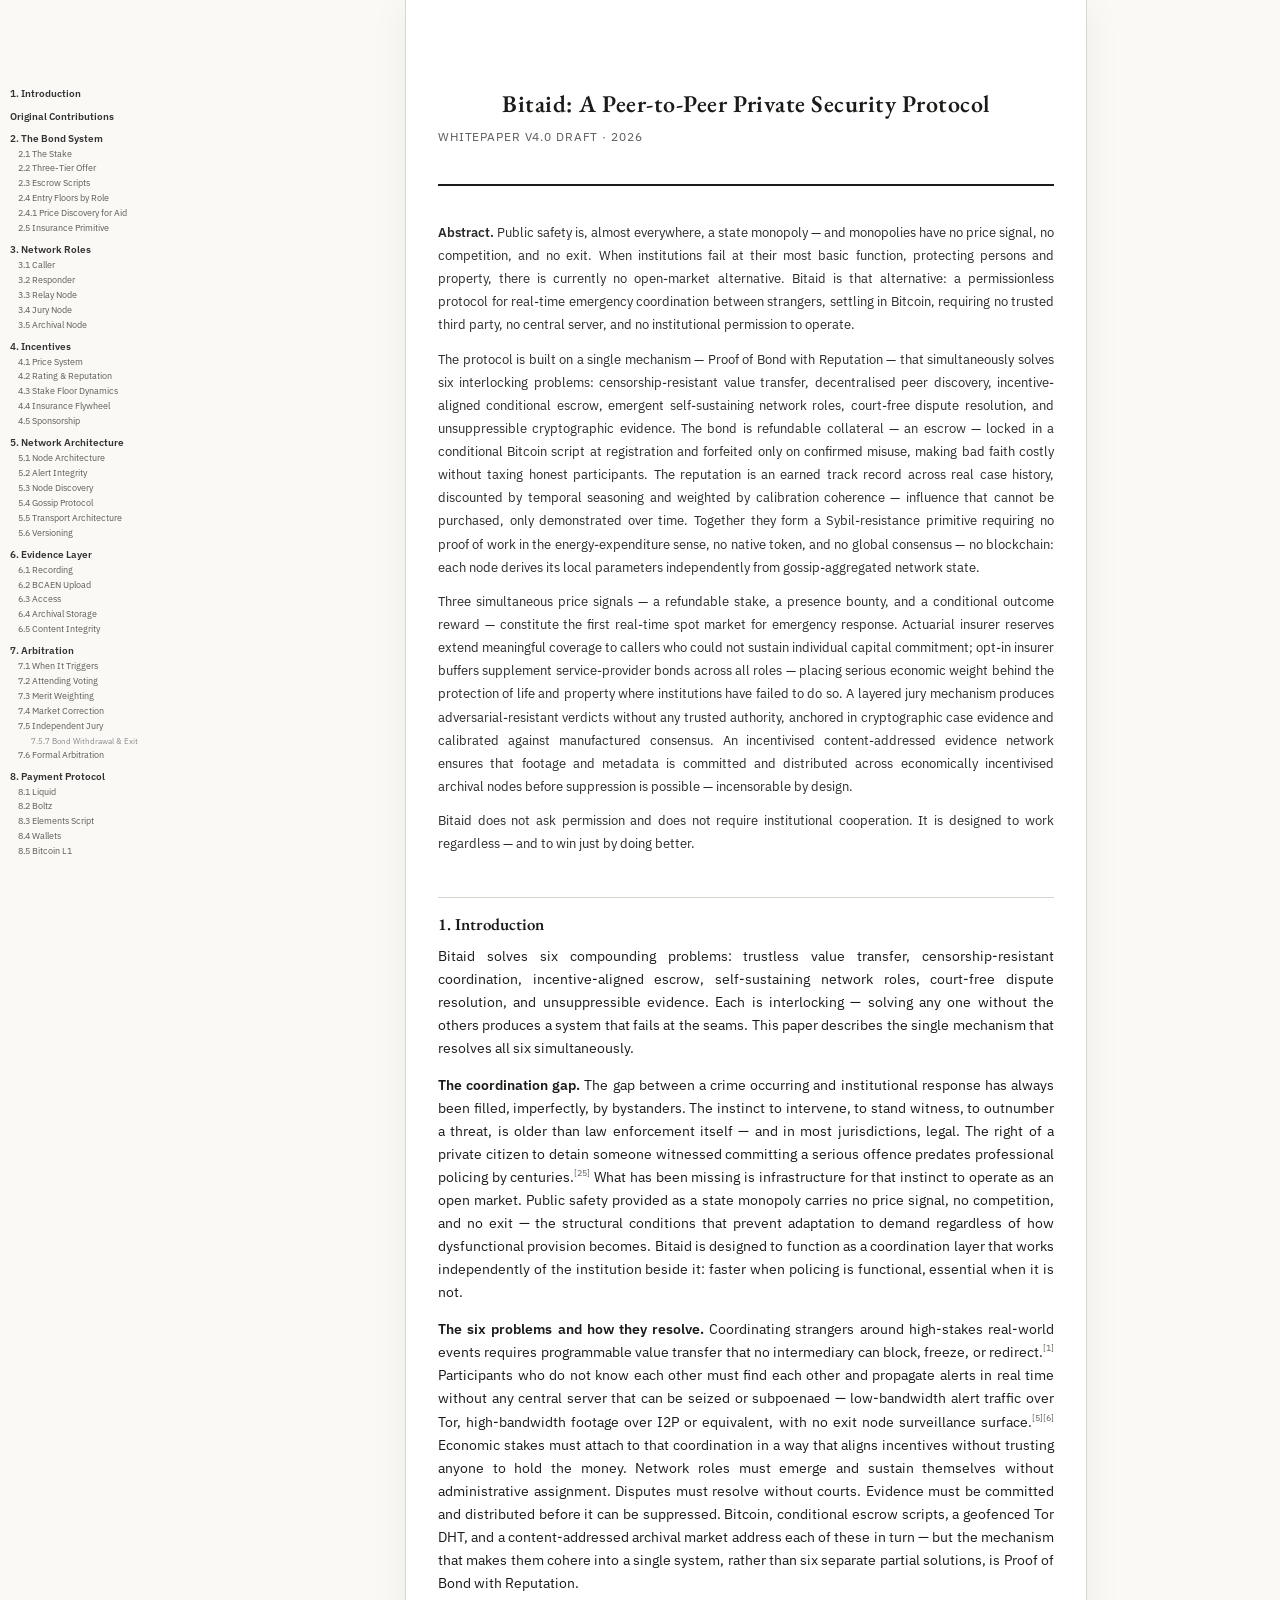
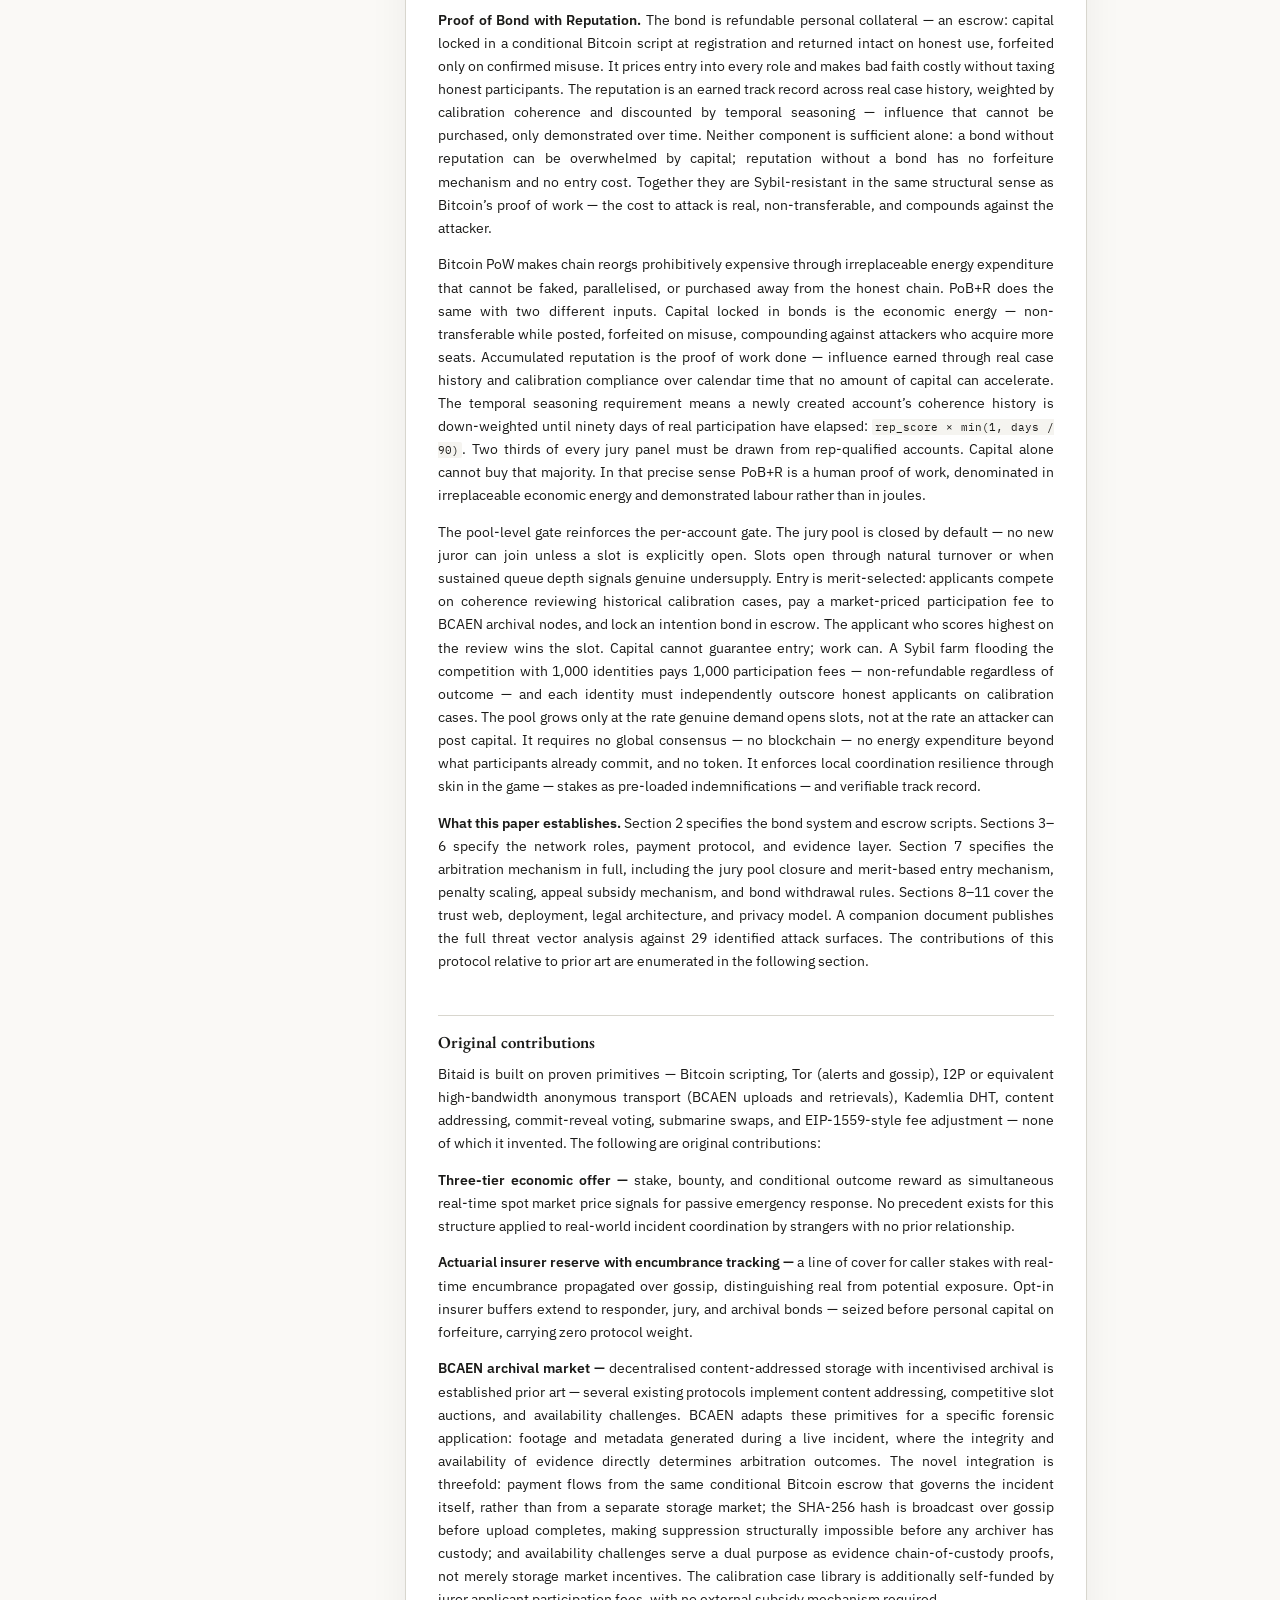
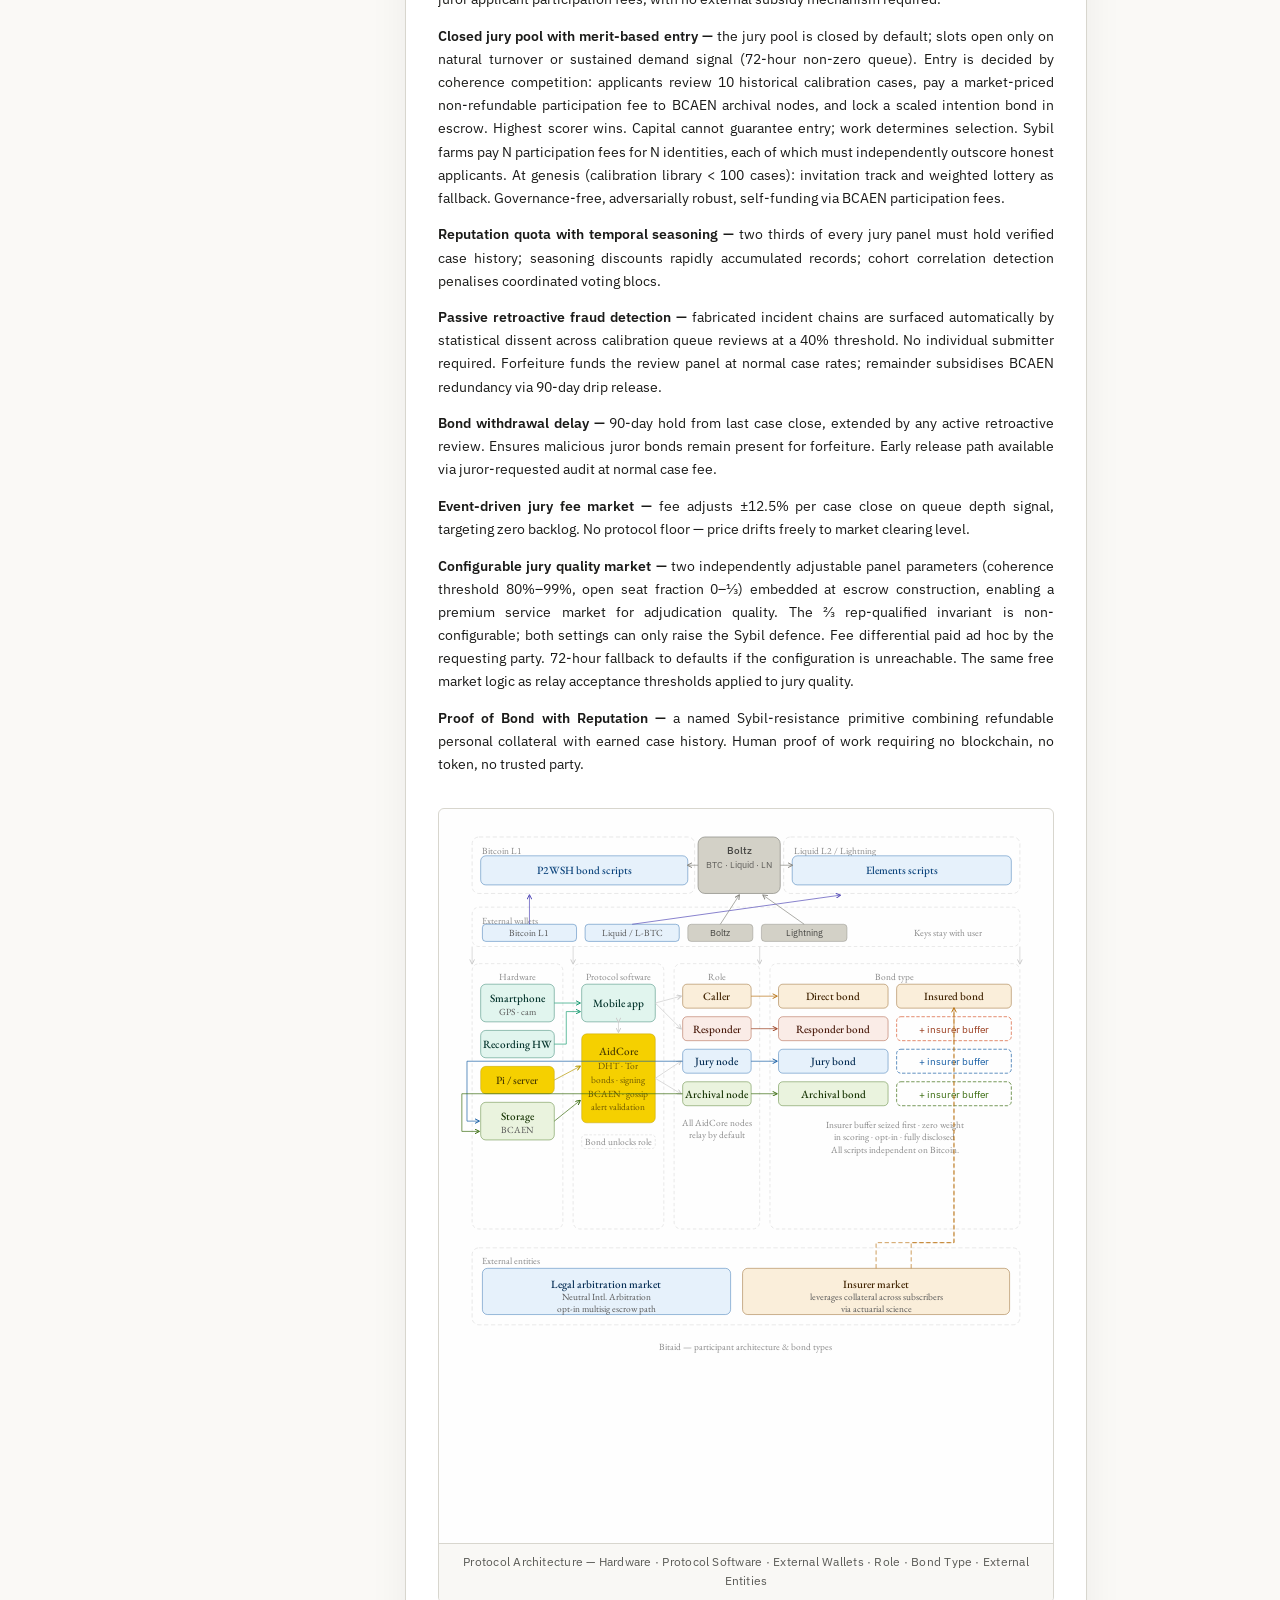
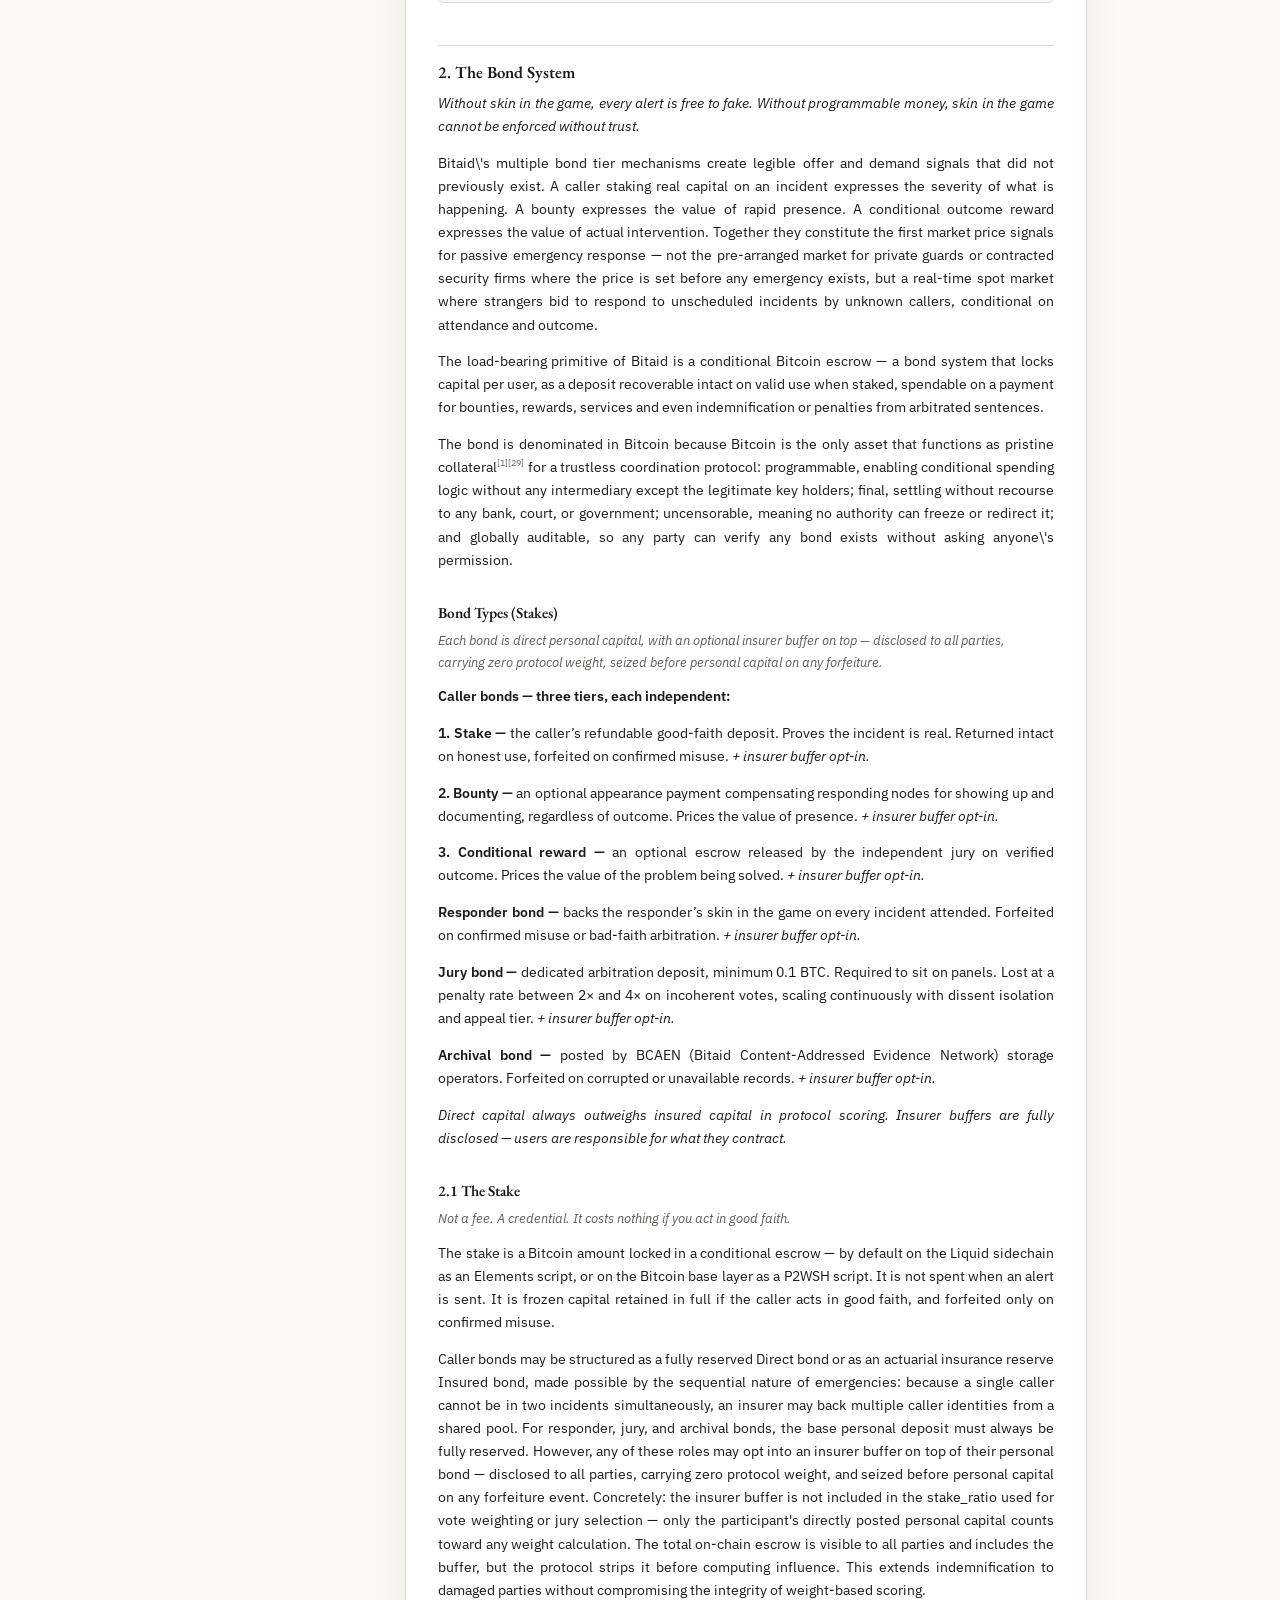
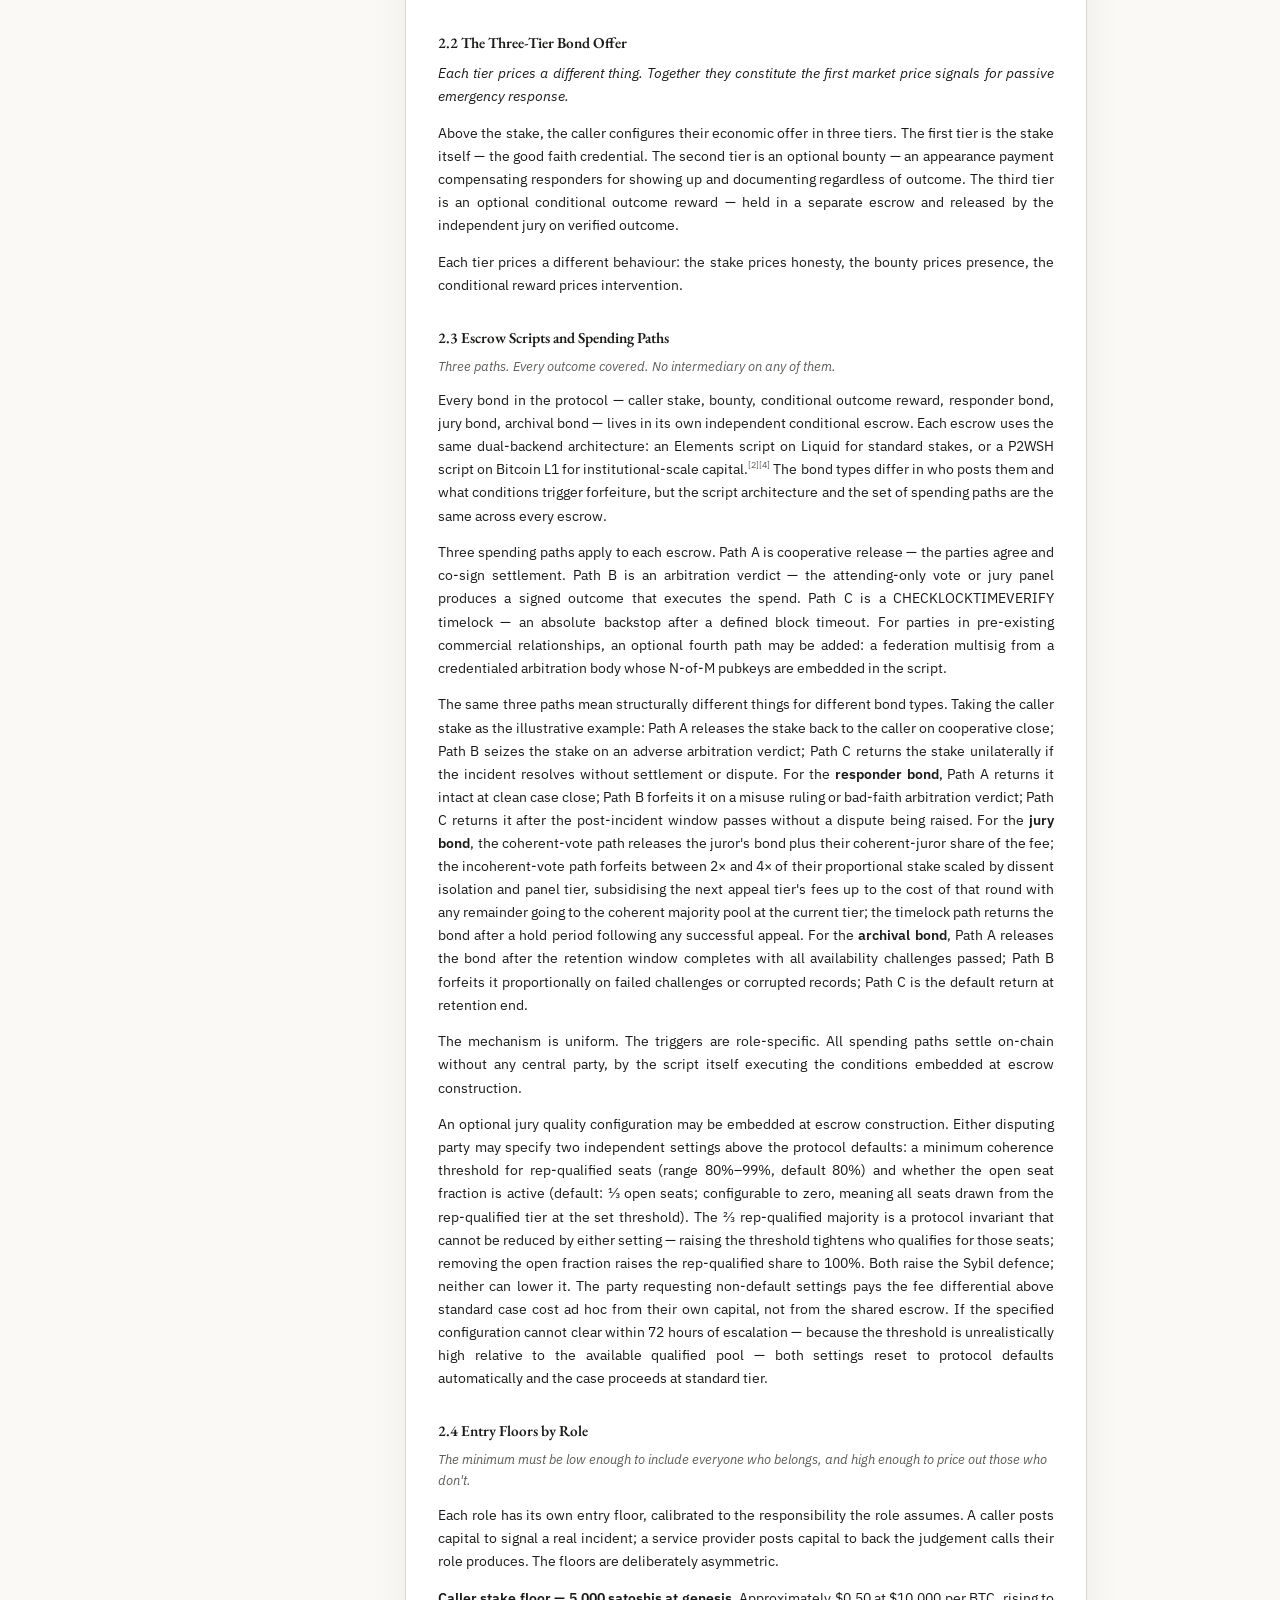
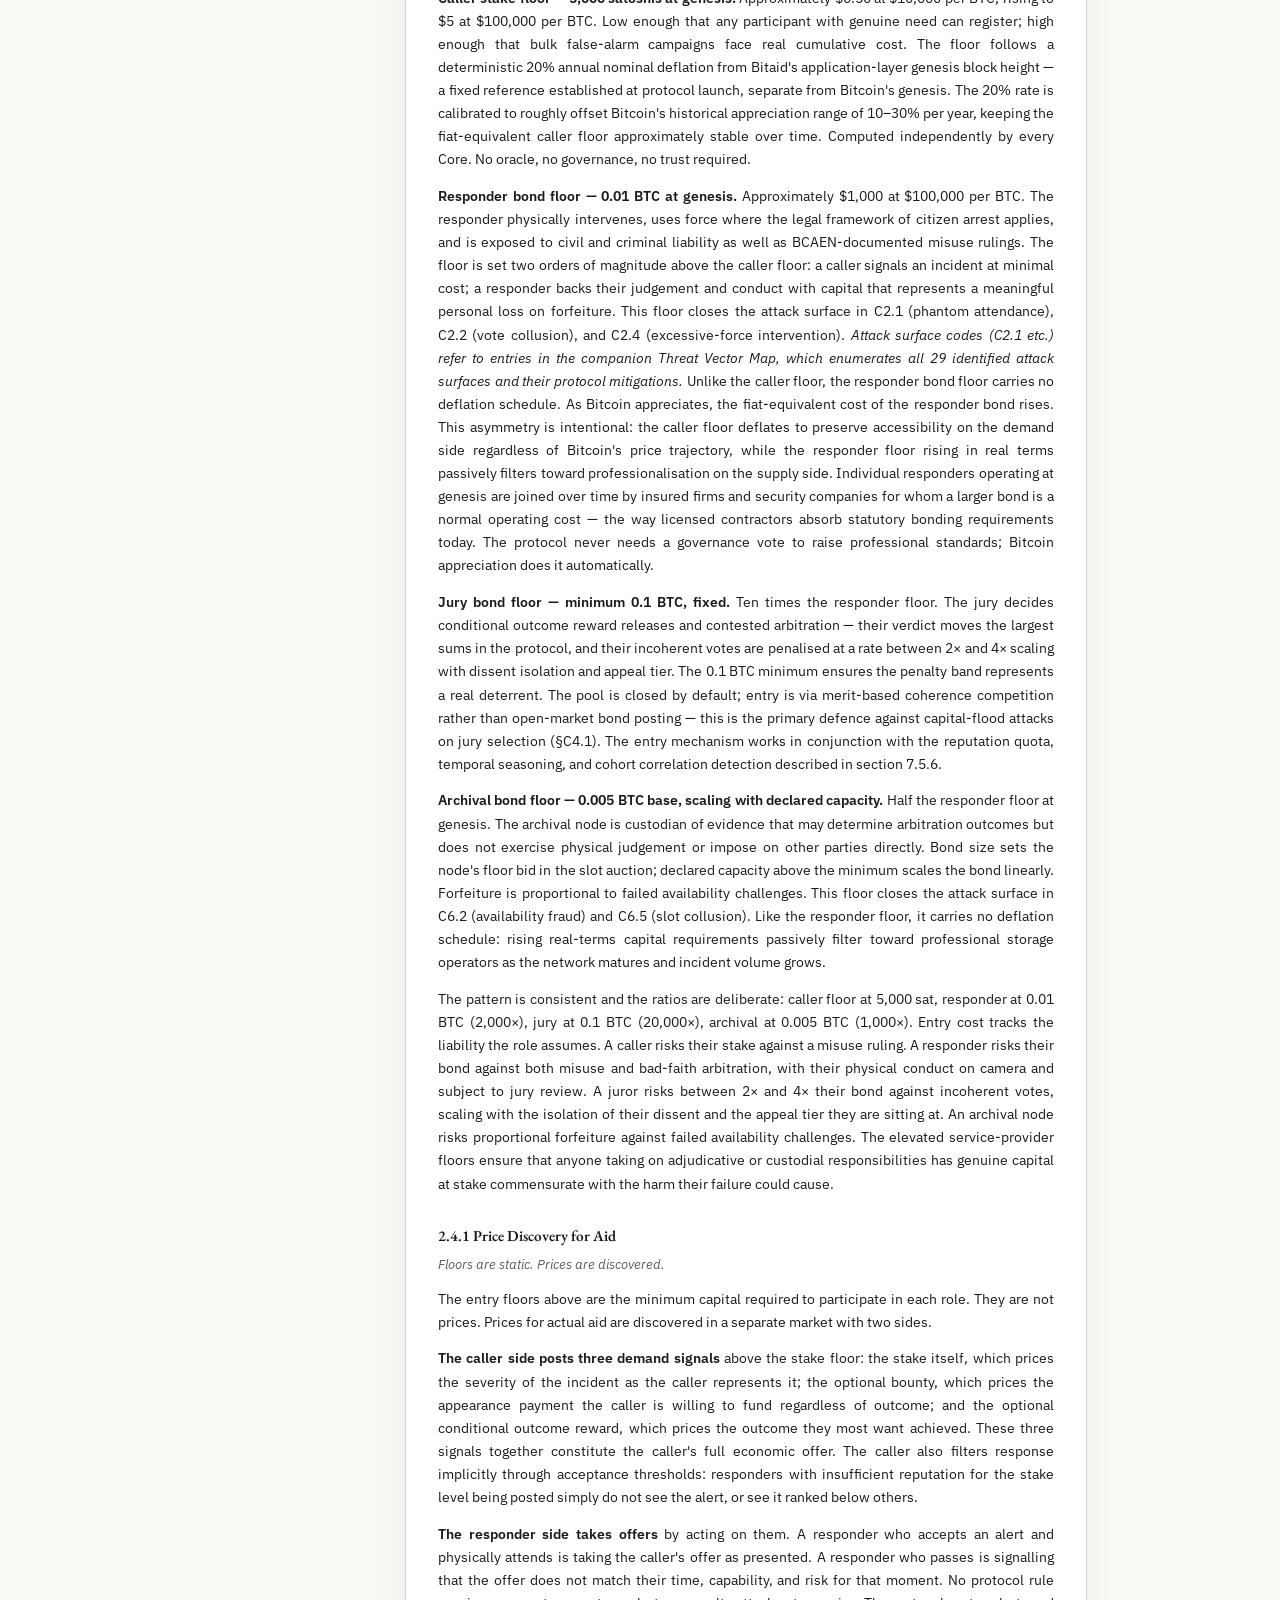
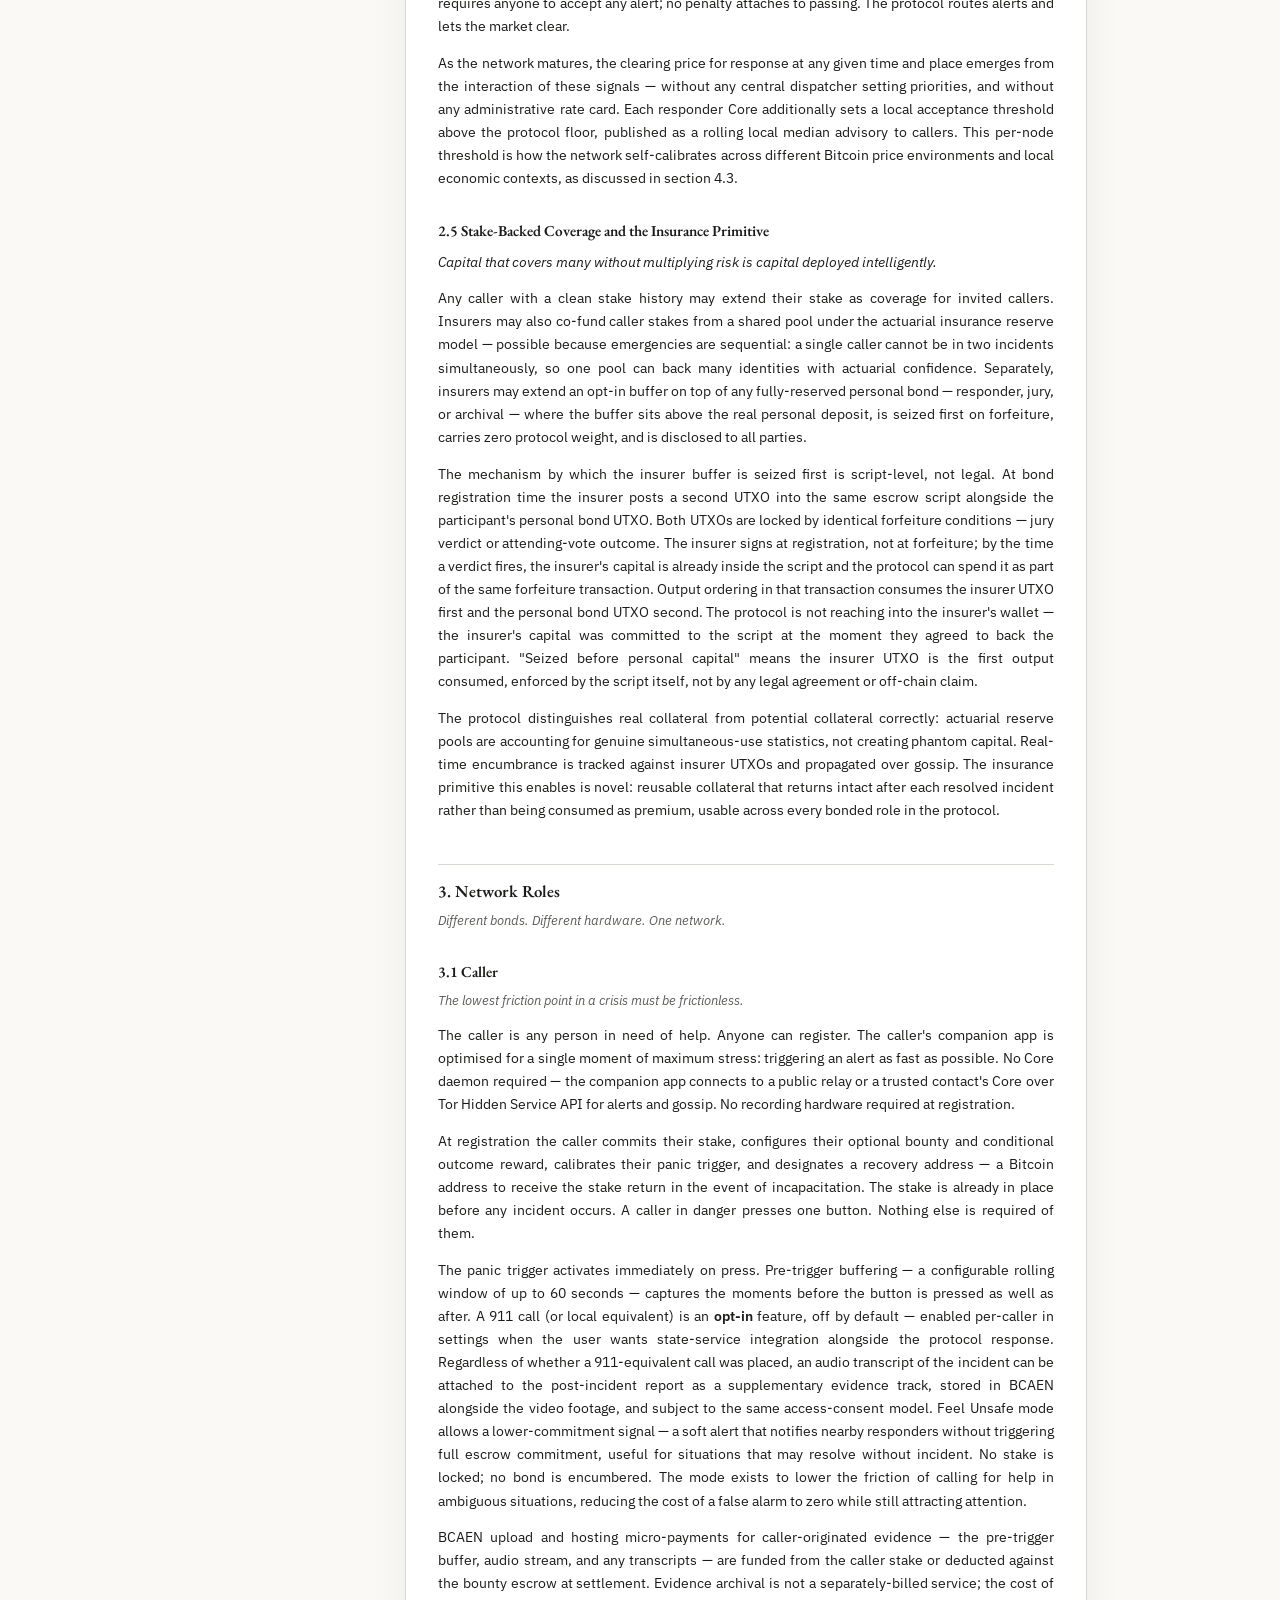
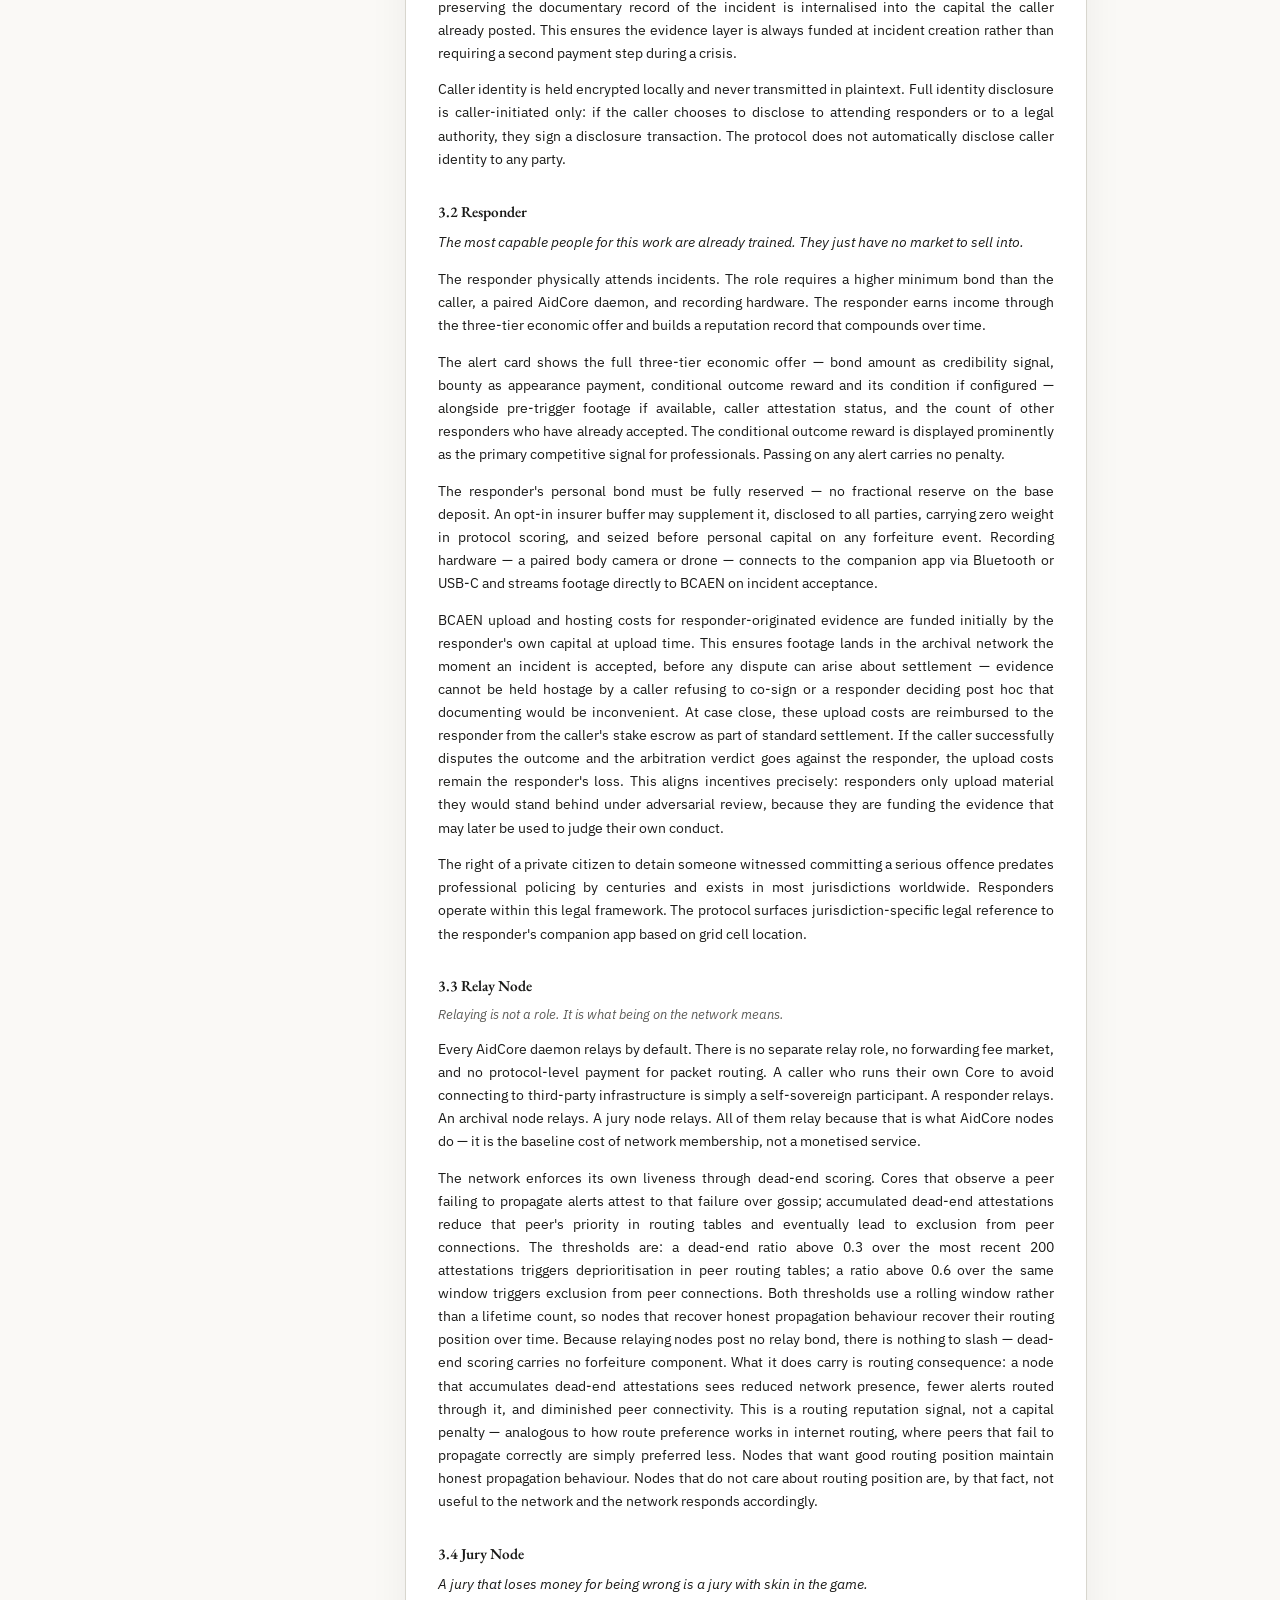
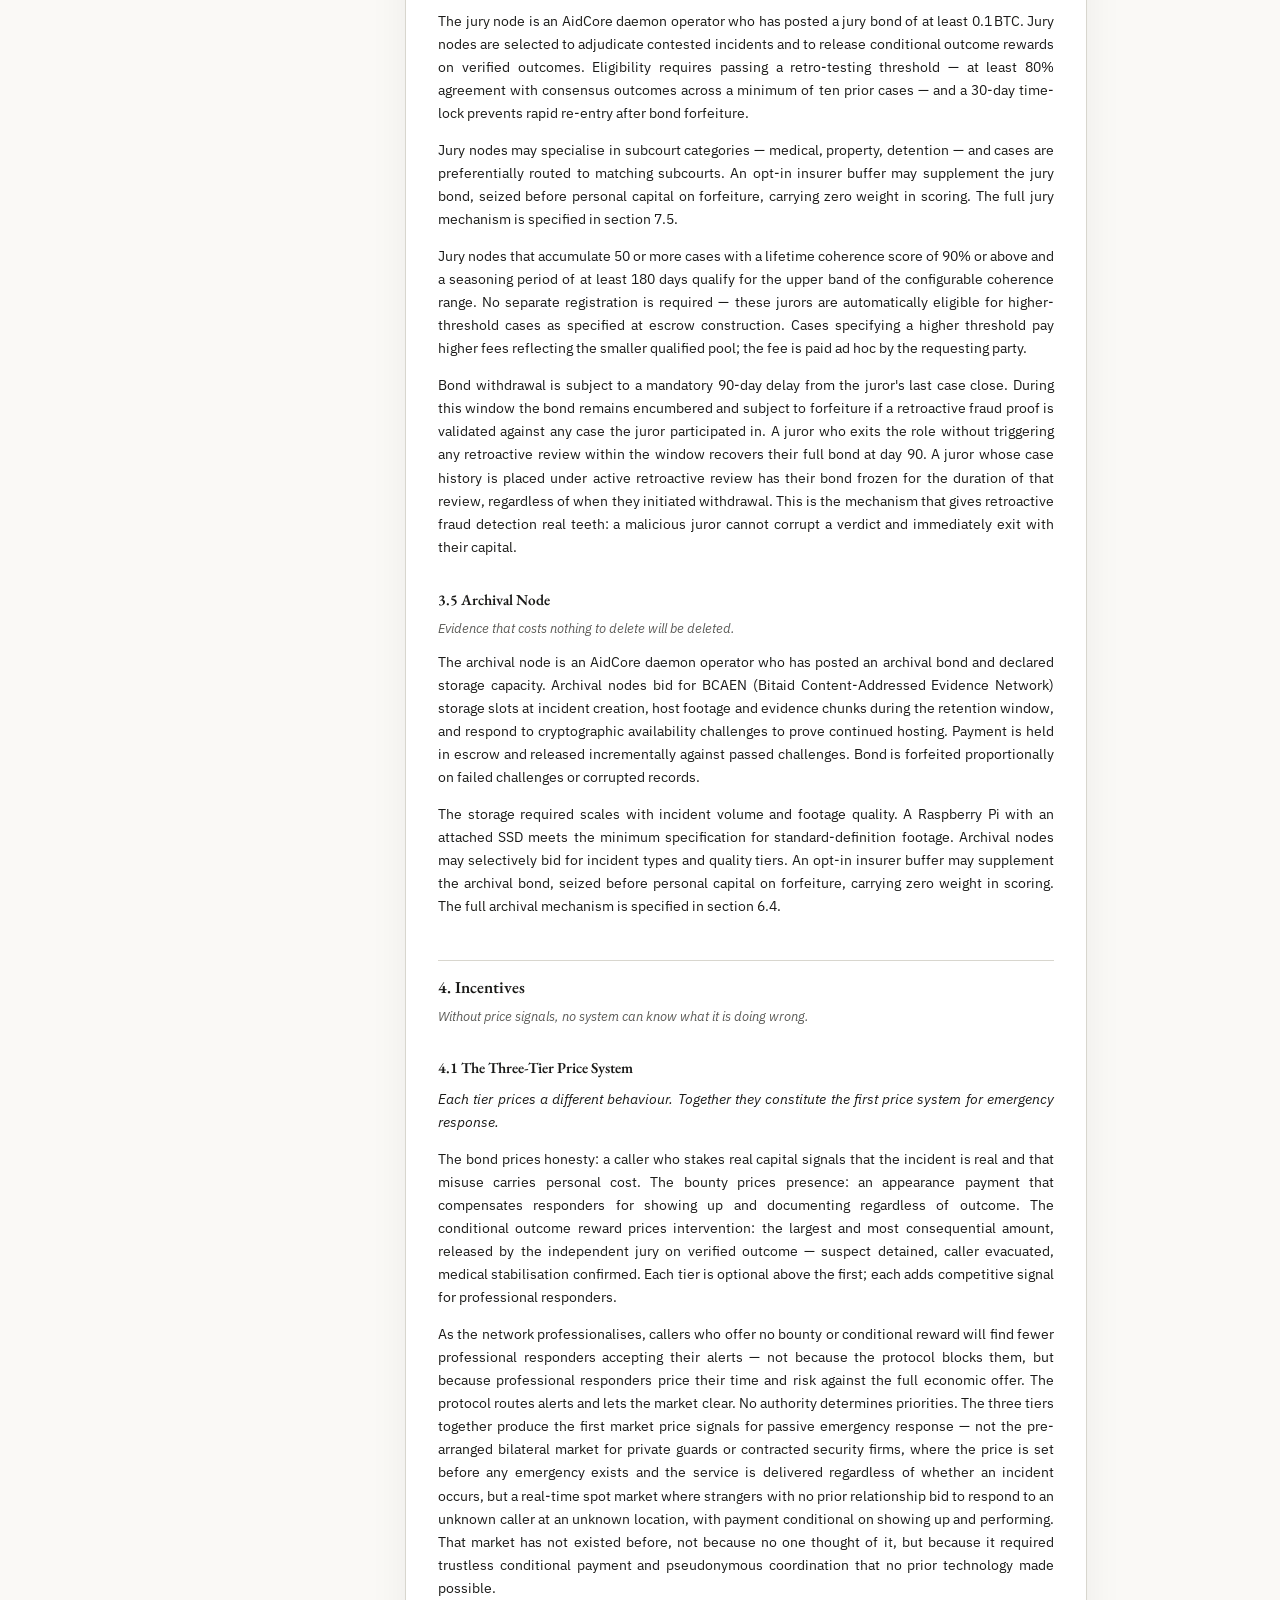
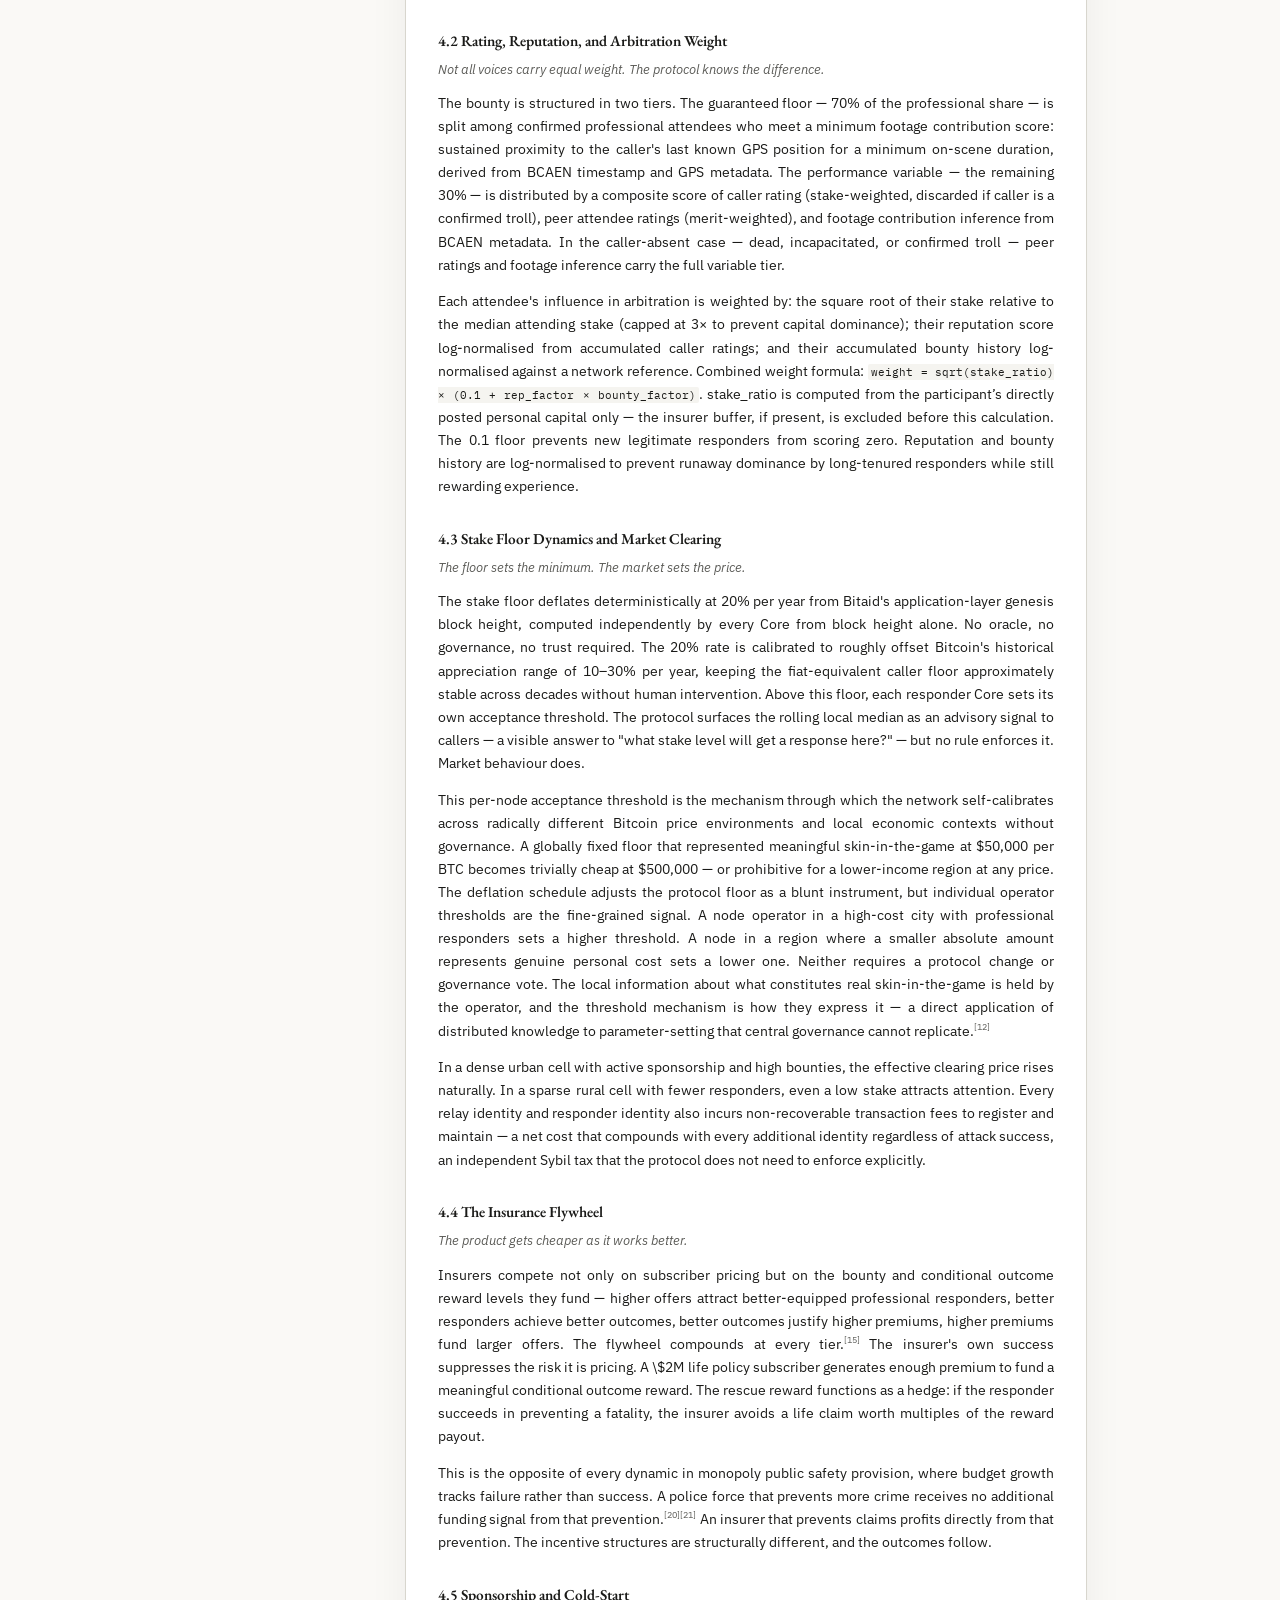
<file: bitaid.html>
<!DOCTYPE html>
<html lang="en">
<head>
<meta charset="UTF-8">
<meta name="viewport" content="width=device-width, initial-scale=1.0">
<title>Bitaid — A Peer-to-Peer Private Security Protocol</title>
<link rel="preconnect" href="https://fonts.googleapis.com">
<link href="https://fonts.googleapis.com/css2?family=EB+Garamond:ital,wght@0,400;0,600;1,400&family=IBM+Plex+Sans:ital,wght@0,400;0,500;1,400&family=IBM+Plex+Mono:wght@400&display=swap" rel="stylesheet">
<style>
/* ── Variables ── */
:root {
  --serif: "EB Garamond", Georgia, serif;
  --sans:  "IBM Plex Sans", system-ui, sans-serif;
  --mono:  "IBM Plex Mono", monospace;
  --text:  #1a1a18;
  --muted: #5a5a56;
  --rule:  #d8d6ce;
  --accent:#8b0000;
  --bg:    #faf9f6;
  --paper: #ffffff;
  --col:   680px;
}

*, *::before, *::after { box-sizing: border-box; margin: 0; padding: 0; }

html { font-size: 16px; background: var(--bg); color: var(--text); }

body {
  font-family: var(--sans);
  font-size: 0.875rem;
  line-height: 1.65;
  padding: 0;
}

/* ── Layout ── */
.page {
  max-width: var(--col);
  margin: 0 auto;
  padding: 3rem 2rem 6rem;
  background: var(--paper);
  box-shadow: 0 0 0 1px var(--rule), 0 4px 40px rgba(0,0,0,0.06);
  min-height: 100vh;
}

/* ── Title block ── */
.title-block {
  text-align: center;
  padding: 2.5rem 0 1.5rem;
  border-bottom: 2px solid var(--text);
  margin-bottom: 2.2rem;
}

.title-block h1 {
  font-family: var(--serif);
  font-size: 1.5rem;
  font-weight: 600;
  letter-spacing: 0.02em;
  line-height: 1.3;
  margin-bottom: 0.4rem;
}

.title-block .subtitle {
  font-family: var(--sans);
  font-size: 0.78rem;
  color: var(--muted);
  letter-spacing: 0.07em;
  text-transform: uppercase;
}

/* ── Abstract ── */
.abstract {
  margin: 0 0 2.2rem;
  padding: 0;
  font-size: 0.84rem;
  line-height: 1.72;
  color: #2a2a28;
}

.abstract p { margin-bottom: 0.7rem; text-align: justify; hyphens: auto; }
.abstract p:last-child { margin-bottom: 0; }

/* ── Section headings ── */
h2 {
  font-family: var(--serif);
  font-size: 1.05rem;
  font-weight: 600;
  font-style: normal;
  margin: 2.6rem 0 0.55rem;
  padding-top: 1rem;
  border-top: 1px solid var(--rule);
  line-height: 1.3;
  color: var(--text);
}

h3 {
  font-family: var(--serif);
  font-size: 0.95rem;
  font-weight: 600;
  font-style: normal;
  margin: 1.8rem 0 0.4rem;
  color: var(--text);
}

h4 {
  font-family: var(--serif);
  font-size: 0.9rem;
  font-weight: 600;
  font-style: normal;
  margin: 1.6rem 0 0.4rem;
  text-transform: none;
  letter-spacing: 0;
  color: var(--text);
}

/* ── Body text ── */
p {
  margin-bottom: 0.85rem;
  text-align: justify;
  hyphens: auto;
}

p.tagline {
  color: var(--muted);
  font-size: 0.81rem;
  font-style: italic;
  margin-top: -0.1rem;
  margin-bottom: 0.75rem;
  text-align: left;
}

p.formula {
  font-family: var(--mono);
  font-size: 0.79rem;
  background: #f5f4f0;
  border: 1px solid var(--rule);
  border-radius: 3px;
  padding: 0.5rem 0.8rem;
  margin: 0.9rem 0;
  overflow-x: auto;
  text-align: left;
}

code {
  font-family: var(--mono);
  font-size: 0.79em;
  background: #f5f4f0;
  padding: 0.1em 0.3em;
  border-radius: 2px;
}

strong { font-weight: 600; }

sup.cite { font-size: 0.65em; line-height: 0; vertical-align: super; }
sup.cite a { color: var(--muted); text-decoration: none; }
sup.cite a:hover { color: var(--accent); }

.references { font-size: 0.79rem; line-height: 1.6; }
.references p { margin-bottom: 0.5rem; text-align: left; hyphens: none; }
.references p span.ref-num { font-weight: 600; margin-right: 0.4rem; color: var(--muted); }
em     { font-style: italic; }

/* ── Lists (retained for any remaining structured content) ── */
ul {
  margin: 0.5rem 0 0.9rem 2rem;
  padding: 0;
}

li {
  margin-bottom: 0.4rem;
  padding-left: 0.2rem;
  text-align: justify;
  hyphens: auto;
}

/* ── Diagram figure ── */
.diagram {
  margin: 2rem 0;
  border: 1px solid var(--rule);
  border-radius: 6px;
  overflow: hidden;
  background: #fefefe;
}

.diagram figcaption {
  font-family: var(--sans);
  font-size: 0.73rem;
  color: var(--muted);
  text-align: center;
  padding: 0.5rem 1rem 0.7rem;
  border-top: 1px solid var(--rule);
  background: #f9f8f5;
  letter-spacing: 0.02em;
}

.diagram svg { display: block; padding: 1rem; }

/* ── WiP notice ── */
.wip-notice {
  font-style: italic;
  color: var(--muted);
  border: 1px dashed var(--rule);
  border-radius: 4px;
  padding: 0.8rem 1rem;
  font-size: 0.81rem;
  margin: 0.9rem 0;
}

/* ── Colophon ── */
.colophon {
  text-align: center;
  font-size: 0.74rem;
  color: var(--muted);
  margin-top: 4rem;
  padding-top: 1.5rem;
  border-top: 1px solid var(--rule);
}



/* ── TOC sidebar (wide screens only) ── */
@media (min-width: 1100px) {
  body { display: flex; justify-content: center; gap: 2rem; }
  .page { flex: 0 0 var(--col); }

  nav.toc {
    flex: 0 0 180px;
    position: sticky;
    top: 2rem;
    align-self: flex-start;
    font-size: 0.58rem;
    line-height: 1.45;
    padding-top: 3rem;
    max-height: calc(100vh - 4rem);
    overflow-y: auto;
    overflow-x: hidden;
    scrollbar-width: thin;
    scrollbar-color: #d8d6ce transparent;
  }

  nav.toc a {
    display: block;
    color: var(--muted);
    text-decoration: none;
    padding: 0.06rem 0 0.06rem 0.5rem;
    border-left: 2px solid transparent;
    transition: border-color 0.15s, color 0.15s;
  }

  nav.toc a:hover { color: var(--text); border-left-color: var(--accent); }
  nav.toc .toc-h2 { font-weight: 600; margin-top: 0.4rem; color: #333; font-size: 0.6rem; }
  nav.toc .toc-h3 { padding-left: 1rem; font-size: 0.56rem; }
  nav.toc .toc-h4 { padding-left: 1.8rem; font-size: 0.52rem; color: #888; }
}

@media (max-width: 600px) {
  .page { padding: 1.5rem 1rem 4rem; }
}

/* ── SVG diagram CSS variable compatibility ── */
:root {
  --color-border-secondary: #cccccc;
  --color-border-tertiary:  #e0e0e0;
  --color-text-secondary:   #888888;
  --color-text-primary:     #1a1a18;
  --font-sans: "IBM Plex Sans", system-ui, sans-serif;
}
.c-purple rect { fill: #E6F1FB; stroke: #185FA5; }
.c-purple .th  { fill: #0C447C; }
.c-amber  rect { fill: #FAEEDA; stroke: #854F0B; }
.c-amber  .th  { fill: #412402; }
.c-teal   rect { fill: #E1F5EE; stroke: #0F6E56; }
.c-teal   .th  { fill: #04342C; }
.c-coral  rect { fill: #FAECE7; stroke: #993C1D; }
.c-coral  .th  { fill: #4A1B0C; }
.c-blue   rect { fill: #E6F1FB; stroke: #185FA5; }
.c-blue   .th  { fill: #042C53; }
.c-green  rect { fill: #EAF3DE; stroke: #3B6D11; }
.c-green  .th  { fill: #173404; }
.c-gray   rect { fill: #F1EFE8; stroke: #5F5E5A; }
.c-gray   .th  { fill: #2C2C2A; }
.c-yellow rect { fill: #FFFDE7; stroke: #B89B00; }
.c-yellow .th  { fill: #4A3C00; }
.c-yellow .ts  { fill: #6B5500; }
.th { font: 500 13px "EB Garamond", Georgia, serif; fill: #1a1a1a; dominant-baseline: central; }
.ts { font: 400 11px "EB Garamond", Georgia, serif; fill: #555;    dominant-baseline: central; }
</style>
</head>
<body>
<nav class="toc" aria-label="Table of contents">
<a class="toc-h2" href="#s1">1. Introduction</a>
<a class="toc-h2" href="#snovelty">Original Contributions</a>
<a class="toc-h2" href="#s2">2. The Bond System</a>
<a class="toc-h3" href="#s21">2.1 The Stake</a>
<a class="toc-h3" href="#s22">2.2 Three-Tier Offer</a>
<a class="toc-h3" href="#s23">2.3 Escrow Scripts</a>
<a class="toc-h3" href="#s24">2.4 Entry Floors by Role</a>
<a class="toc-h3" href="#s241">2.4.1 Price Discovery for Aid</a>
<a class="toc-h3" href="#s25">2.5 Insurance Primitive</a>
<a class="toc-h2" href="#s3">3. Network Roles</a>
<a class="toc-h3" href="#s31">3.1 Caller</a>
<a class="toc-h3" href="#s32">3.2 Responder</a>
<a class="toc-h3" href="#s33">3.3 Relay Node</a>
<a class="toc-h3" href="#s34">3.4 Jury Node</a>
<a class="toc-h3" href="#s35">3.5 Archival Node</a>
<a class="toc-h2" href="#s4">4. Incentives</a>
<a class="toc-h3" href="#s41">4.1 Price System</a>
<a class="toc-h3" href="#s42">4.2 Rating &amp; Reputation</a>
<a class="toc-h3" href="#s43">4.3 Stake Floor Dynamics</a>
<a class="toc-h3" href="#s44">4.4 Insurance Flywheel</a>
<a class="toc-h3" href="#s45">4.5 Sponsorship</a>
<a class="toc-h2" href="#s5">5. Network Architecture</a>
<a class="toc-h3" href="#s51">5.1 Node Architecture</a>
<a class="toc-h3" href="#s52">5.2 Alert Integrity</a>
<a class="toc-h3" href="#s53">5.3 Node Discovery</a>
<a class="toc-h3" href="#s54">5.4 Gossip Protocol</a>
<a class="toc-h3" href="#s55">5.5 Transport Architecture</a>
<a class="toc-h3" href="#s56">5.6 Versioning</a>
<a class="toc-h2" href="#s6">6. Evidence Layer</a>
<a class="toc-h3" href="#s61">6.1 Recording</a>
<a class="toc-h3" href="#s62">6.2 BCAEN Upload</a>
<a class="toc-h3" href="#s63">6.3 Access</a>
<a class="toc-h3" href="#s64">6.4 Archival Storage</a>
<a class="toc-h3" href="#s65">6.5 Content Integrity</a>
<a class="toc-h2" href="#s7">7. Arbitration</a>
<a class="toc-h3" href="#s71">7.1 When It Triggers</a>
<a class="toc-h3" href="#s72">7.2 Attending Voting</a>
<a class="toc-h3" href="#s73">7.3 Merit Weighting</a>
<a class="toc-h3" href="#s74">7.4 Market Correction</a>
<a class="toc-h3" href="#s75">7.5 Independent Jury</a>
<a class="toc-h4" href="#s757">7.5.7 Bond Withdrawal &amp; Exit</a>
<a class="toc-h3" href="#s76">7.6 Formal Arbitration</a>
<a class="toc-h2" href="#s8">8. Payment Protocol</a>
<a class="toc-h3" href="#s81">8.1 Liquid</a>
<a class="toc-h3" href="#s82">8.2 Boltz</a>
<a class="toc-h3" href="#s83">8.3 Elements Script</a>
<a class="toc-h3" href="#s84">8.4 Wallets</a>
<a class="toc-h3" href="#s85">8.5 Bitcoin L1</a>
<a class="toc-h2" href="#s9">9. Trust Web</a>
<a class="toc-h3" href="#s91">9.1 Web of Trust</a>
<a class="toc-h3" href="#s92">9.2 Insurance Path</a>
<a class="toc-h2" href="#s10">10. Health Response</a>
<a class="toc-h3" href="#s101">10.1 Medical</a>
<a class="toc-h3" href="#s102">10.2 Community Intel</a>
<a class="toc-h2" href="#s11">11. Privacy</a>
<a class="toc-h3" href="#s111">11.1 Caller Privacy</a>
<a class="toc-h3" href="#s112">11.2 Responder Privacy</a>
<a class="toc-h3" href="#s113">11.3 Device Security</a>
<a class="toc-h3" href="#s114">11.4 State Resistance</a>
<a class="toc-h2" href="#s13">12. Conclusion</a>
<a class="toc-h2" href="#sparams">Appendix A — Parameters</a>
<a class="toc-h2" href="#refs">References</a>
</nav>

<main class="page">

<div class="title-block">
<h1>Bitaid: A Peer-to-Peer Private Security Protocol</h1>
<p class="subtitle">Whitepaper v4.0 Draft &middot; 2026</p>
</div>
<div class="abstract">
<p><strong>Abstract.</strong> Public safety is, almost everywhere, a state monopoly &mdash; and monopolies have no price signal, no competition, and no exit. When institutions fail at their most basic function, protecting persons and property, there is currently no open-market alternative. Bitaid is that alternative: a permissionless protocol for real-time emergency coordination between strangers, settling in Bitcoin, requiring no trusted third party, no central server, and no institutional permission to operate.</p>
<p>The protocol is built on a single mechanism &mdash; Proof of Bond with Reputation &mdash; that simultaneously solves six interlocking problems: censorship-resistant value transfer, decentralised peer discovery, incentive-aligned conditional escrow, emergent self-sustaining network roles, court-free dispute resolution, and unsuppressible cryptographic evidence. The bond is refundable collateral &mdash; an escrow &mdash; locked in a conditional Bitcoin script at registration and forfeited only on confirmed misuse, making bad faith costly without taxing honest participants. The reputation is an earned track record across real case history, discounted by temporal seasoning and weighted by calibration coherence &mdash; influence that cannot be purchased, only demonstrated over time. Together they form a Sybil-resistance primitive requiring no proof of work in the energy-expenditure sense, no native token, and no global consensus &mdash; no blockchain: each node derives its local parameters independently from gossip-aggregated network state.</p>
<p>Three simultaneous price signals &mdash; a refundable stake, a presence bounty, and a conditional outcome reward &mdash; constitute the first real-time spot market for emergency response. Actuarial insurer reserves extend meaningful coverage to callers who could not sustain individual capital commitment; opt-in insurer buffers supplement service-provider bonds across all roles &mdash; placing serious economic weight behind the protection of life and property where institutions have failed to do so. A layered jury mechanism produces adversarial-resistant verdicts without any trusted authority, anchored in cryptographic case evidence and calibrated against manufactured consensus. An incentivised content-addressed evidence network ensures that footage and metadata is committed and distributed across economically incentivised archival nodes before suppression is possible &mdash; incensorable by design.</p>
<p>Bitaid does not ask permission and does not require institutional cooperation. It is designed to work regardless &mdash; and to win just by doing better.</p>
</div>
<h2 id="s1">1. Introduction</h2>
<p>Bitaid solves six compounding problems: trustless value transfer, censorship-resistant coordination, incentive-aligned escrow, self-sustaining network roles, court-free dispute resolution, and unsuppressible evidence. Each is interlocking &mdash; solving any one without the others produces a system that fails at the seams. This paper describes the single mechanism that resolves all six simultaneously.</p>

<p><strong>The coordination gap.</strong> The gap between a crime occurring and institutional response has always been filled, imperfectly, by bystanders. The instinct to intervene, to stand witness, to outnumber a threat, is older than law enforcement itself &mdash; and in most jurisdictions, legal. The right of a private citizen to detain someone witnessed committing a serious offence predates professional policing by centuries.<sup class="cite"><a href="#ref-r25">[25]</a></sup> What has been missing is infrastructure for that instinct to operate as an open market. Public safety provided as a state monopoly carries no price signal, no competition, and no exit &mdash; the structural conditions that prevent adaptation to demand regardless of how dysfunctional provision becomes. Bitaid is designed to function as a coordination layer that works independently of the institution beside it: faster when policing is functional, essential when it is not.</p>

<p><strong>The six problems and how they resolve.</strong> Coordinating strangers around high-stakes real-world events requires programmable value transfer that no intermediary can block, freeze, or redirect.<sup class="cite"><a href="#ref-r1">[1]</a></sup> Participants who do not know each other must find each other and propagate alerts in real time without any central server that can be seized or subpoenaed &mdash; low-bandwidth alert traffic over Tor, high-bandwidth footage over I2P or equivalent, with no exit node surveillance surface.<sup class="cite"><a href="#ref-r5">[5]</a></sup><sup class="cite"><a href="#ref-r6">[6]</a></sup> Economic stakes must attach to that coordination in a way that aligns incentives without trusting anyone to hold the money. Network roles must emerge and sustain themselves without administrative assignment. Disputes must resolve without courts. Evidence must be committed and distributed before it can be suppressed. Bitcoin, conditional escrow scripts, a geofenced Tor DHT, and a content-addressed archival market address each of these in turn &mdash; but the mechanism that makes them cohere into a single system, rather than six separate partial solutions, is Proof of Bond with Reputation.</p>

<p><strong>Proof of Bond with Reputation.</strong> The bond is refundable personal collateral &mdash; an escrow: capital locked in a conditional Bitcoin script at registration and returned intact on honest use, forfeited only on confirmed misuse. It prices entry into every role and makes bad faith costly without taxing honest participants. The reputation is an earned track record across real case history, weighted by calibration coherence and discounted by temporal seasoning &mdash; influence that cannot be purchased, only demonstrated over time. Neither component is sufficient alone: a bond without reputation can be overwhelmed by capital; reputation without a bond has no forfeiture mechanism and no entry cost. Together they are Sybil-resistant in the same structural sense as Bitcoin&rsquo;s proof of work &mdash; the cost to attack is real, non-transferable, and compounds against the attacker.</p>

<p>Bitcoin PoW makes chain reorgs prohibitively expensive through irreplaceable energy expenditure that cannot be faked, parallelised, or purchased away from the honest chain. PoB+R does the same with two different inputs. Capital locked in bonds is the economic energy &mdash; non-transferable while posted, forfeited on misuse, compounding against attackers who acquire more seats. Accumulated reputation is the proof of work done &mdash; influence earned through real case history and calibration compliance over calendar time that no amount of capital can accelerate. The temporal seasoning requirement means a newly created account&rsquo;s coherence history is down-weighted until ninety days of real participation have elapsed: <code>rep_score &times; min(1, days / 90)</code>. Two thirds of every jury panel must be drawn from rep-qualified accounts. Capital alone cannot buy that majority. In that precise sense PoB+R is a human proof of work, denominated in irreplaceable economic energy and demonstrated labour rather than in joules.</p>

<p>The pool-level gate reinforces the per-account gate. The jury pool is closed by default &mdash; no new juror can join unless a slot is explicitly open. Slots open through natural turnover or when sustained queue depth signals genuine undersupply. Entry is merit-selected: applicants compete on coherence reviewing historical calibration cases, pay a market-priced participation fee to BCAEN archival nodes, and lock an intention bond in escrow. The applicant who scores highest on the review wins the slot. Capital cannot guarantee entry; work can. A Sybil farm flooding the competition with 1,000 identities pays 1,000 participation fees &mdash; non-refundable regardless of outcome &mdash; and each identity must independently outscore honest applicants on calibration cases. The pool grows only at the rate genuine demand opens slots, not at the rate an attacker can post capital. It requires no global consensus &mdash; no blockchain &mdash; no energy expenditure beyond what participants already commit, and no token. It enforces local coordination resilience through skin in the game &mdash; stakes as pre-loaded indemnifications &mdash; and verifiable track record.</p>

<p><strong>What this paper establishes.</strong> Section 2 specifies the bond system and escrow scripts. Sections 3&ndash;6 specify the network roles, payment protocol, and evidence layer. Section 7 specifies the arbitration mechanism in full, including the jury pool closure and merit-based entry mechanism, penalty scaling, appeal subsidy mechanism, and bond withdrawal rules. Sections 8&ndash;11 cover the trust web, deployment, legal architecture, and privacy model. A companion document publishes the full threat vector analysis against 29 identified attack surfaces. The contributions of this protocol relative to prior art are enumerated in the following section.</p>

<h2 id="snovelty">Original contributions</h2>
<p>Bitaid is built on proven primitives &mdash; Bitcoin scripting, Tor (alerts and gossip), I2P or equivalent high-bandwidth anonymous transport (BCAEN uploads and retrievals), Kademlia DHT, content addressing, commit-reveal voting, submarine swaps, and EIP-1559-style fee adjustment &mdash; none of which it invented. The following are original contributions:</p>
<p><strong>Three-tier economic offer &mdash;</strong> stake, bounty, and conditional outcome reward as simultaneous real-time spot market price signals for passive emergency response. No precedent exists for this structure applied to real-world incident coordination by strangers with no prior relationship.</p>
<p><strong>Actuarial insurer reserve with encumbrance tracking &mdash;</strong> a line of cover for caller stakes with real-time encumbrance propagated over gossip, distinguishing real from potential exposure. Opt-in insurer buffers extend to responder, jury, and archival bonds &mdash; seized before personal capital on forfeiture, carrying zero protocol weight.</p>
<p><strong>BCAEN archival market &mdash;</strong> decentralised content-addressed storage with incentivised archival is established prior art &mdash; several existing protocols implement content addressing, competitive slot auctions, and availability challenges. BCAEN adapts these primitives for a specific forensic application: footage and metadata generated during a live incident, where the integrity and availability of evidence directly determines arbitration outcomes. The novel integration is threefold: payment flows from the same conditional Bitcoin escrow that governs the incident itself, rather than from a separate storage market; the SHA-256 hash is broadcast over gossip before upload completes, making suppression structurally impossible before any archiver has custody; and availability challenges serve a dual purpose as evidence chain-of-custody proofs, not merely storage market incentives. The calibration case library is additionally self-funded by juror applicant participation fees, with no external subsidy mechanism required.</p>
<p><strong>Closed jury pool with merit-based entry &mdash;</strong> the jury pool is closed by default; slots open only on natural turnover or sustained demand signal (72-hour non-zero queue). Entry is decided by coherence competition: applicants review 10 historical calibration cases, pay a market-priced non-refundable participation fee to BCAEN archival nodes, and lock a scaled intention bond in escrow. Highest scorer wins. Capital cannot guarantee entry; work determines selection. Sybil farms pay N participation fees for N identities, each of which must independently outscore honest applicants. At genesis (calibration library &lt; 100 cases): invitation track and weighted lottery as fallback. Governance-free, adversarially robust, self-funding via BCAEN participation fees.</p>
<p><strong>Reputation quota with temporal seasoning &mdash;</strong> two thirds of every jury panel must hold verified case history; seasoning discounts rapidly accumulated records; cohort correlation detection penalises coordinated voting blocs.</p>
<p><strong>Passive retroactive fraud detection &mdash;</strong> fabricated incident chains are surfaced automatically by statistical dissent across calibration queue reviews at a 40% threshold. No individual submitter required. Forfeiture funds the review panel at normal case rates; remainder subsidises BCAEN redundancy via 90-day drip release.</p>
<p><strong>Bond withdrawal delay &mdash;</strong> 90-day hold from last case close, extended by any active retroactive review. Ensures malicious juror bonds remain present for forfeiture. Early release path available via juror-requested audit at normal case fee.</p>
<p><strong>Event-driven jury fee market &mdash;</strong> fee adjusts &plusmn;12.5% per case close on queue depth signal, targeting zero backlog. No protocol floor &mdash; price drifts freely to market clearing level.</p>
<p><strong>Configurable jury quality market &mdash;</strong> two independently adjustable panel parameters (coherence threshold 80%&ndash;99%, open seat fraction 0&ndash;⅓) embedded at escrow construction, enabling a premium service market for adjudication quality. The ⅔ rep-qualified invariant is non-configurable; both settings can only raise the Sybil defence. Fee differential paid ad hoc by the requesting party. 72-hour fallback to defaults if the configuration is unreachable. The same free market logic as relay acceptance thresholds applied to jury quality.</p>
<p><strong>Proof of Bond with Reputation &mdash;</strong> a named Sybil-resistance primitive combining refundable personal collateral with earned case history. Human proof of work requiring no blockchain, no token, no trusted party.</p>

<figure class="diagram">
<svg width="100%" viewBox="0 0 680 820" role="img">
<title>Bitaid protocol architecture v18</title>
<desc>Insured bonds extended to all roles, seizure order noted, zero weight for insured portion.</desc>
<defs>
<marker id="arr" viewBox="0 0 10 10" refX="8" refY="5" markerWidth="8" markerHeight="8" orient="auto-start-reverse">
<path d="M1 1L9 5L1 9" fill="none" stroke="context-stroke" stroke-width="1.8" stroke-linecap="round" stroke-linejoin="round"/>
</marker>
<marker id="arr2" viewBox="0 0 10 10" refX="2" refY="5" markerWidth="8" markerHeight="8" orient="auto-start-reverse">
<path d="M9 1L1 5L9 9" fill="none" stroke="context-stroke" stroke-width="1.8" stroke-linecap="round" stroke-linejoin="round"/>
</marker>
<style>
.c-yellow rect,.c-yellow circle,.c-yellow ellipse{fill:#F5D000;stroke:#B89B00}
.c-yellow .th{fill:#4A3C00}.c-yellow .ts{fill:#6B5500}
@media(prefers-color-scheme:dark){
.c-yellow rect,.c-yellow circle,.c-yellow ellipse{fill:#7A6400;stroke:#F5D000}
.c-yellow .th{fill:#F5E070}.c-yellow .ts{fill:#D4BE50}}
</style>
</defs>

<!-- TOP BAND -->
<rect x="20" y="14" width="260" height="66" rx="8" fill="none" stroke="var(--color-border-secondary)" stroke-width="0.5" stroke-dasharray="5 3"/>
<text class="ts" x="32" y="30" style="fill:var(--color-text-secondary)">Bitcoin L1</text>
<g class="c-purple"><rect x="30" y="36" width="242" height="34" rx="6" stroke-width="0.5"/>
<text class="th" x="151" y="53" text-anchor="middle" dominant-baseline="central">P2WSH bond scripts</text></g>

<rect x="284" y="14" width="96" height="66" rx="8" fill="#D3D1C7" stroke="#888780" stroke-width="0.8"/>
<text x="332" y="34" text-anchor="middle" style="font-size:12px;font-weight:500;fill:#444441;font-family:var(--font-sans)">Boltz</text>
<text x="332" y="50" text-anchor="middle" style="font-size:11px;fill:#5F5E5A;font-family:var(--font-sans)">BTC · Liquid · LN</text>
<line x1="284" y1="47" x2="272" y2="47" stroke="#888780" stroke-width="0.8" marker-end="url(#arr)"/>

<rect x="384" y="14" width="276" height="66" rx="8" fill="none" stroke="var(--color-border-secondary)" stroke-width="0.5" stroke-dasharray="5 3"/>
<text class="ts" x="396" y="30" style="fill:var(--color-text-secondary)">Liquid L2 / Lightning</text>
<g class="c-purple"><rect x="394" y="36" width="256" height="34" rx="6" stroke-width="0.5"/>
<text class="th" x="522" y="53" text-anchor="middle" dominant-baseline="central">Elements scripts</text></g>
<line x1="380" y1="47" x2="394" y2="47" stroke="#888780" stroke-width="0.8" marker-end="url(#arr)"/>

<!-- WALLET ROW -->
<rect x="20" y="96" width="640" height="46" rx="8" fill="none" stroke="var(--color-border-secondary)" stroke-width="0.5" stroke-dasharray="4 3"/>
<text class="ts" x="32" y="112" style="fill:var(--color-text-secondary)">External wallets</text>
<g class="c-purple"><rect x="32" y="116" width="110" height="20" rx="4" stroke-width="0.5"/>
<text class="ts" x="87" y="126" text-anchor="middle" dominant-baseline="central">Bitcoin L1</text></g>
<g class="c-purple"><rect x="152" y="116" width="110" height="20" rx="4" stroke-width="0.5"/>
<text class="ts" x="207" y="126" text-anchor="middle" dominant-baseline="central">Liquid / L-BTC</text></g>
<rect x="272" y="116" width="76" height="20" rx="4" fill="#D3D1C7" stroke="#888780" stroke-width="0.5"/>
<text x="310" y="126" text-anchor="middle" dominant-baseline="central" style="font-size:11px;fill:#444441;font-family:var(--font-sans)">Boltz</text>
<rect x="358" y="116" width="100" height="20" rx="4" fill="#D3D1C7" stroke="#888780" stroke-width="0.5"/>
<text x="408" y="126" text-anchor="middle" dominant-baseline="central" style="font-size:11px;fill:#444441;font-family:var(--font-sans)">Lightning</text>
<text class="ts" x="576" y="126" text-anchor="middle" style="fill:var(--color-text-secondary)">Keys stay with user</text>

<line x1="87" y1="116" x2="87" y2="82" stroke="#534AB7" stroke-width="0.8" marker-end="url(#arr)"/>
<line x1="207" y1="116" x2="450" y2="82" stroke="#534AB7" stroke-width="0.8" marker-end="url(#arr)"/>
<line x1="310" y1="116" x2="332" y2="82" stroke="#888780" stroke-width="0.8" marker-end="url(#arr)"/>
<line x1="408" y1="116" x2="360" y2="82" stroke="#888780" stroke-width="0.8" marker-end="url(#arr)"/>
<line x1="20" y1="142" x2="20" y2="162" stroke="var(--color-border-secondary)" stroke-width="0.8" marker-end="url(#arr)"/>
<line x1="138" y1="142" x2="138" y2="162" stroke="var(--color-border-secondary)" stroke-width="0.8" marker-end="url(#arr)"/>
<line x1="356" y1="142" x2="356" y2="162" stroke="var(--color-border-secondary)" stroke-width="0.8" marker-end="url(#arr)"/>
<line x1="660" y1="142" x2="660" y2="162" stroke="var(--color-border-secondary)" stroke-width="0.8" marker-end="url(#arr)"/>

<!-- HARDWARE -->
<rect x="20" y="162" width="106" height="310" rx="8" fill="none" stroke="var(--color-border-secondary)" stroke-width="0.5" stroke-dasharray="4 3"/>
<text class="ts" x="73" y="178" text-anchor="middle" style="fill:var(--color-text-secondary)">Hardware</text>
<g class="c-teal"><rect x="30" y="186" width="86" height="44" rx="6" stroke-width="0.5"/>
<text class="th" x="73" y="202" text-anchor="middle" dominant-baseline="central">Smartphone</text>
<text class="ts" x="73" y="218" text-anchor="middle" dominant-baseline="central">GPS · cam</text></g>
<g class="c-teal"><rect x="30" y="240" width="86" height="32" rx="6" stroke-width="0.5"/>
<text class="th" x="73" y="256" text-anchor="middle" dominant-baseline="central">Recording HW</text></g>
<g class="c-yellow"><rect x="30" y="282" width="86" height="32" rx="6" stroke-width="0.5"/>
<text class="th" x="73" y="298" text-anchor="middle" dominant-baseline="central">Pi / server</text></g>
<g class="c-green"><rect x="30" y="324" width="86" height="44" rx="6" stroke-width="0.5"/>
<text class="th" x="73" y="340" text-anchor="middle" dominant-baseline="central">Storage</text>
<text class="ts" x="73" y="356" text-anchor="middle" dominant-baseline="central">BCAEN</text></g>

<!-- SOFTWARE -->
<rect x="138" y="162" width="106" height="310" rx="8" fill="none" stroke="var(--color-border-secondary)" stroke-width="0.5" stroke-dasharray="4 3"/>
<text class="ts" x="191" y="178" text-anchor="middle" style="fill:var(--color-text-secondary)">Protocol software</text>
<g class="c-teal"><rect x="148" y="186" width="86" height="44" rx="6" stroke-width="0.5"/>
<text class="th" x="191" y="208" text-anchor="middle" dominant-baseline="central">Mobile app</text></g>
<line x1="191" y1="230" x2="191" y2="242" stroke="var(--color-border-secondary)" stroke-width="0.8" marker-start="url(#arr2)" marker-end="url(#arr)"/>
<g class="c-yellow"><rect x="148" y="244" width="86" height="104" rx="6" stroke-width="0.5"/>
<text class="th" x="191" y="264" text-anchor="middle" dominant-baseline="central">AidCore</text>
<text class="ts" x="191" y="282" text-anchor="middle" dominant-baseline="central">DHT · Tor</text>
<text class="ts" x="191" y="298" text-anchor="middle" dominant-baseline="central">bonds · signing</text>
<text class="ts" x="191" y="314" text-anchor="middle" dominant-baseline="central">BCAEN · gossip</text>
<text class="ts" x="191" y="330" text-anchor="middle" dominant-baseline="central">alert validation</text></g>
<rect x="148" y="362" width="86" height="16" rx="4" fill="none" stroke="var(--color-border-secondary)" stroke-width="0.5" stroke-dasharray="3 2"/>
<text class="ts" x="191" y="370" text-anchor="middle" dominant-baseline="central" style="fill:var(--color-text-secondary)">Bond unlocks role</text>

<!-- ROLE -->
<rect x="256" y="162" width="100" height="310" rx="8" fill="none" stroke="var(--color-border-secondary)" stroke-width="0.5" stroke-dasharray="4 3"/>
<text class="ts" x="306" y="178" text-anchor="middle" style="fill:var(--color-text-secondary)">Role</text>
<g class="c-amber"><rect x="266" y="186" width="80" height="28" rx="5" stroke-width="0.5"/>
<text class="th" x="306" y="200" text-anchor="middle" dominant-baseline="central">Caller</text></g>
<g class="c-coral"><rect x="266" y="224" width="80" height="28" rx="5" stroke-width="0.5"/>
<text class="th" x="306" y="238" text-anchor="middle" dominant-baseline="central">Responder</text></g>
<g class="c-blue"><rect x="266" y="262" width="80" height="28" rx="5" stroke-width="0.5"/>
<text class="th" x="306" y="276" text-anchor="middle" dominant-baseline="central">Jury node</text></g>
<g class="c-green"><rect x="266" y="300" width="80" height="28" rx="5" stroke-width="0.5"/>
<text class="th" x="306" y="314" text-anchor="middle" dominant-baseline="central">Archival node</text></g>
<text class="ts" x="306" y="348" text-anchor="middle" style="fill:var(--color-text-secondary)">All AidCore nodes</text>
<text class="ts" x="306" y="362" text-anchor="middle" style="fill:var(--color-text-secondary)">relay by default</text>

<!-- BOND TYPES — updated with insured variants for all roles -->
<rect x="368" y="162" width="292" height="310" rx="8" fill="none" stroke="var(--color-border-secondary)" stroke-width="0.5" stroke-dasharray="4 3"/>
<text class="ts" x="514" y="178" text-anchor="middle" style="fill:var(--color-text-secondary)">Bond type</text>

<!-- Caller: direct + insured side by side -->
<g class="c-amber"><rect x="378" y="186" width="128" height="28" rx="5" stroke-width="0.5"/>
<text class="th" x="442" y="200" text-anchor="middle" dominant-baseline="central">Direct bond</text></g>
<g class="c-amber"><rect x="516" y="186" width="134" height="28" rx="5" stroke-width="0.5"/>
<text class="th" x="583" y="200" text-anchor="middle" dominant-baseline="central">Insured bond</text></g>

<!-- Responder: direct + optional insured -->
<g class="c-coral"><rect x="378" y="224" width="128" height="28" rx="5" stroke-width="0.5"/>
<text class="th" x="442" y="238" text-anchor="middle" dominant-baseline="central">Responder bond</text></g>
<rect x="516" y="224" width="134" height="28" rx="5" fill="none" stroke="#D85A30" stroke-width="0.8" stroke-dasharray="4 2"/>
<text x="583" y="238" text-anchor="middle" dominant-baseline="central" style="font-size:12px;fill:#993C1D;font-family:var(--font-sans)">+ insurer buffer</text>

<!-- Jury: direct + optional insured -->
<g class="c-blue"><rect x="378" y="262" width="128" height="28" rx="5" stroke-width="0.5"/>
<text class="th" x="442" y="276" text-anchor="middle" dominant-baseline="central">Jury bond</text></g>
<rect x="516" y="262" width="134" height="28" rx="5" fill="none" stroke="#185FA5" stroke-width="0.8" stroke-dasharray="4 2"/>
<text x="583" y="276" text-anchor="middle" dominant-baseline="central" style="font-size:12px;fill:#185FA5;font-family:var(--font-sans)">+ insurer buffer</text>

<!-- Archival: direct + optional insured -->
<g class="c-green"><rect x="378" y="300" width="128" height="28" rx="5" stroke-width="0.5"/>
<text class="th" x="442" y="314" text-anchor="middle" dominant-baseline="central">Archival bond</text></g>
<rect x="516" y="300" width="134" height="28" rx="5" fill="none" stroke="#3B6D11" stroke-width="0.8" stroke-dasharray="4 2"/>
<text x="583" y="314" text-anchor="middle" dominant-baseline="central" style="font-size:12px;fill:#3B6D11;font-family:var(--font-sans)">+ insurer buffer</text>

<text class="ts" x="514" y="350" text-anchor="middle" style="fill:var(--color-text-secondary)">Insurer buffer seized first · zero weight</text>
<text class="ts" x="514" y="364" text-anchor="middle" style="fill:var(--color-text-secondary)">in scoring · opt-in · fully disclosed</text>
<text class="ts" x="514" y="380" text-anchor="middle" style="fill:var(--color-text-secondary)">All scripts independent on Bitcoin.</text>

<!-- Hardware → Software -->
<line x1="116" y1="208" x2="146" y2="208" stroke="#1D9E75" stroke-width="0.8" marker-end="url(#arr)"/>
<path d="M116 256 L130 256 L130 218 L146 218" fill="none" stroke="#1D9E75" stroke-width="0.8" marker-end="url(#arr)"/>
<line x1="116" y1="298" x2="146" y2="282" stroke="#B89B00" stroke-width="0.8" marker-end="url(#arr)"/>
<line x1="116" y1="346" x2="146" y2="322" stroke="#3B6D11" stroke-width="0.8" marker-end="url(#arr)"/>

<!-- Software → Role -->
<line x1="234" y1="208" x2="264" y2="200" stroke="var(--color-border-secondary)" stroke-width="0.8" marker-end="url(#arr)"/>
<line x1="234" y1="208" x2="264" y2="238" stroke="var(--color-border-secondary)" stroke-width="0.8" marker-end="url(#arr)"/>
<line x1="234" y1="296" x2="264" y2="276" stroke="var(--color-border-secondary)" stroke-width="0.8" marker-end="url(#arr)"/>
<line x1="234" y1="296" x2="264" y2="314" stroke="var(--color-border-secondary)" stroke-width="0.8" marker-end="url(#arr)"/>

<!-- Role → Bond -->
<line x1="346" y1="200" x2="376" y2="200" stroke="#BA7517" stroke-width="0.8" marker-end="url(#arr)"/>
<line x1="346" y1="238" x2="376" y2="238" stroke="#993C1D" stroke-width="0.8" marker-end="url(#arr)"/>
<line x1="346" y1="276" x2="376" y2="276" stroke="#185FA5" stroke-width="0.8" marker-end="url(#arr)"/>
<line x1="346" y1="314" x2="376" y2="314" stroke="#3B6D11" stroke-width="0.8" marker-end="url(#arr)"/>

<!-- Jury → BCAEN -->
<path d="M266 276 L14 276 L14 346 L28 346" fill="none" stroke="#185FA5" stroke-width="0.8" marker-end="url(#arr)"/>
<!-- Archival → BCAEN -->
<path d="M266 314 L8 314 L8 358 L28 358" fill="none" stroke="#3B6D11" stroke-width="0.8" marker-end="url(#arr)"/>

<!-- EXTERNAL ENTITIES -->
<rect x="20" y="494" width="640" height="90" rx="8" fill="none" stroke="var(--color-border-secondary)" stroke-width="0.5" stroke-dasharray="5 3"/>
<text class="ts" x="32" y="510" style="fill:var(--color-text-secondary)">External entities</text>
<g class="c-blue"><rect x="32" y="518" width="290" height="54" rx="6" stroke-width="0.5"/>
<text class="th" x="177" y="536" text-anchor="middle" dominant-baseline="central">Legal arbitration market</text>
<text class="ts" x="177" y="552" text-anchor="middle" dominant-baseline="central">Neutral Intl. Arbitration</text>
<text class="ts" x="177" y="565" text-anchor="middle" dominant-baseline="central">opt-in multisig escrow path</text></g>
<g class="c-amber"><rect x="336" y="518" width="312" height="54" rx="6" stroke-width="0.5"/>
<text class="th" x="492" y="536" text-anchor="middle" dominant-baseline="central">Insurer market</text>
<text class="ts" x="492" y="552" text-anchor="middle" dominant-baseline="central">leverages collateral across subscribers</text>
<text class="ts" x="492" y="565" text-anchor="middle" dominant-baseline="central">via actuarial science</text></g>

<!-- Insurer → insured bond (right side of bond col) -->
<path d="M533 518 L533 488 L583 488 L583 214" fill="none" stroke="#BA7517" stroke-width="0.8" stroke-dasharray="5 3" marker-end="url(#arr)"/>
<!-- Insurer → responder/jury/archival insurer buffer boxes -->
<path d="M492 518 L492 488 L583 488 L583 252" fill="none" stroke="#BA7517" stroke-width="0.8" stroke-dasharray="5 3"/>
<line x1="583" y1="252" x2="583" y2="214" stroke="#BA7517" stroke-width="0.8"/>

<text class="ts" x="340" y="610" text-anchor="middle" style="fill:var(--color-text-secondary)">Bitaid — participant architecture &amp; bond types</text>
</svg>
<figcaption>Protocol Architecture — Hardware · Protocol Software · External Wallets · Role · Bond Type · External Entities</figcaption>
</figure>
<h2 id="s2">2. The Bond System</h2>
<p><em>Without skin in the game, every alert is free to fake. Without programmable money, skin in the game cannot be enforced without trust.</em></p>
<p>Bitaid\'s multiple bond tier mechanisms create legible offer and demand signals that did not previously exist. A caller staking real capital on an incident expresses the severity of what is happening. A bounty expresses the value of rapid presence. A conditional outcome reward expresses the value of actual intervention. Together they constitute the first market price signals for passive emergency response — not the pre-arranged market for private guards or contracted security firms where the price is set before any emergency exists, but a real-time spot market where strangers bid to respond to unscheduled incidents by unknown callers, conditional on attendance and outcome.</p>
<p>The load-bearing primitive of Bitaid is a conditional Bitcoin escrow &mdash; a bond system that locks capital per user, as a deposit recoverable intact on valid use when staked, spendable on a payment for bounties, rewards, services and even indemnification or penalties from arbitrated sentences.</p>
<p>The bond is denominated in Bitcoin because Bitcoin is the only asset that functions as pristine collateral<sup class="cite"><a href="#ref-r1">[1]</a></sup><sup class="cite"><a href="#ref-r29">[29]</a></sup> for a trustless coordination protocol: programmable, enabling conditional spending logic without any intermediary except the legitimate key holders; final, settling without recourse to any bank, court, or government; uncensorable, meaning no authority can freeze or redirect it; and globally auditable, so any party can verify any bond exists without asking anyone\'s permission.</p>
<h3>Bond Types (Stakes)</h3>
<p class="tagline"><em>Each bond is direct personal capital, with an optional insurer buffer on top &mdash; disclosed to all parties, carrying zero protocol weight, seized before personal capital on any forfeiture.</em></p>

<p><strong>Caller bonds &mdash; three tiers, each independent:</strong></p>
<p><strong>1. Stake &mdash;</strong> the caller&rsquo;s refundable good-faith deposit. Proves the incident is real. Returned intact on honest use, forfeited on confirmed misuse. <em>+ insurer buffer opt-in.</em></p>
<p><strong>2. Bounty &mdash;</strong> an optional appearance payment compensating responding nodes for showing up and documenting, regardless of outcome. Prices the value of presence. <em>+ insurer buffer opt-in.</em></p>
<p><strong>3. Conditional reward &mdash;</strong> an optional escrow released by the independent jury on verified outcome. Prices the value of the problem being solved. <em>+ insurer buffer opt-in.</em></p>

<p><strong>Responder bond &mdash;</strong> backs the responder&rsquo;s skin in the game on every incident attended. Forfeited on confirmed misuse or bad-faith arbitration. <em>+ insurer buffer opt-in.</em></p>
<p><strong>Jury bond &mdash;</strong> dedicated arbitration deposit, minimum 0.1&nbsp;BTC. Required to sit on panels. Lost at a penalty rate between 2&times; and 4&times; on incoherent votes, scaling continuously with dissent isolation and appeal tier. <em>+ insurer buffer opt-in.</em></p>
<p><strong>Archival bond &mdash;</strong> posted by BCAEN (Bitaid Content-Addressed Evidence Network) storage operators. Forfeited on corrupted or unavailable records. <em>+ insurer buffer opt-in.</em></p>

<p><em>Direct capital always outweighs insured capital in protocol scoring. Insurer buffers are fully disclosed &mdash; users are responsible for what they contract.</em></p>
<h3 id="s21">2.1 The Stake</h3>
<p class="tagline"><em>Not a fee. A credential. It costs nothing if you act in good faith.</em></p>
<p>The stake is a Bitcoin amount locked in a conditional escrow &mdash; by default on the Liquid sidechain as an Elements script, or on the Bitcoin base layer as a P2WSH script. It is not spent when an alert is sent. It is frozen capital retained in full if the caller acts in good faith, and forfeited only on confirmed misuse.</p>
<p>Caller bonds may be structured as a fully reserved Direct bond or as an actuarial insurance reserve Insured bond, made possible by the sequential nature of emergencies: because a single caller cannot be in two incidents simultaneously, an insurer may back multiple caller identities from a shared pool. For responder, jury, and archival bonds, the base personal deposit must always be fully reserved. However, any of these roles may opt into an insurer buffer on top of their personal bond &mdash; disclosed to all parties, carrying zero protocol weight, and seized before personal capital on any forfeiture event. Concretely: the insurer buffer is not included in the stake_ratio used for vote weighting or jury selection &mdash; only the participant's directly posted personal capital counts toward any weight calculation. The total on-chain escrow is visible to all parties and includes the buffer, but the protocol strips it before computing influence. This extends indemnification to damaged parties without compromising the integrity of weight-based scoring.</p>
<h3 id="s22">2.2 The Three-Tier Bond Offer</h3>
<p><em>Each tier prices a different thing. Together they constitute the first market price signals for passive emergency response.</em></p>
<p>Above the stake, the caller configures their economic offer in three tiers. The first tier is the stake itself &mdash; the good faith credential. The second tier is an optional bounty &mdash; an appearance payment compensating responders for showing up and documenting regardless of outcome. The third tier is an optional conditional outcome reward &mdash; held in a separate escrow and released by the independent jury on verified outcome.</p>
<p>Each tier prices a different behaviour: the stake prices honesty, the bounty prices presence, the conditional reward prices intervention.</p>
<h3 id="s23">2.3 Escrow Scripts and Spending Paths</h3>
<p class="tagline"><em>Three paths. Every outcome covered. No intermediary on any of them.</em></p>
<p>Every bond in the protocol &mdash; caller stake, bounty, conditional outcome reward, responder bond, jury bond, archival bond &mdash; lives in its own independent conditional escrow. Each escrow uses the same dual-backend architecture: an Elements script on Liquid for standard stakes, or a P2WSH script on Bitcoin L1 for institutional-scale capital.<sup class="cite"><a href="#ref-r2">[2]</a></sup><sup class="cite"><a href="#ref-r4">[4]</a></sup> The bond types differ in who posts them and what conditions trigger forfeiture, but the script architecture and the set of spending paths are the same across every escrow.</p>
<p>Three spending paths apply to each escrow. Path A is cooperative release &mdash; the parties agree and co-sign settlement. Path B is an arbitration verdict &mdash; the attending-only vote or jury panel produces a signed outcome that executes the spend. Path C is a CHECKLOCKTIMEVERIFY timelock &mdash; an absolute backstop after a defined block timeout. For parties in pre-existing commercial relationships, an optional fourth path may be added: a federation multisig from a credentialed arbitration body whose N-of-M pubkeys are embedded in the script.</p>
<p>The same three paths mean structurally different things for different bond types. Taking the caller stake as the illustrative example: Path A releases the stake back to the caller on cooperative close; Path B seizes the stake on an adverse arbitration verdict; Path C returns the stake unilaterally if the incident resolves without settlement or dispute. For the <strong>responder bond</strong>, Path A returns it intact at clean case close; Path B forfeits it on a misuse ruling or bad-faith arbitration verdict; Path C returns it after the post-incident window passes without a dispute being raised. For the <strong>jury bond</strong>, the coherent-vote path releases the juror's bond plus their coherent-juror share of the fee; the incoherent-vote path forfeits between 2&times; and 4&times; of their proportional stake scaled by dissent isolation and panel tier, subsidising the next appeal tier's fees up to the cost of that round with any remainder going to the coherent majority pool at the current tier; the timelock path returns the bond after a hold period following any successful appeal. For the <strong>archival bond</strong>, Path A releases the bond after the retention window completes with all availability challenges passed; Path B forfeits it proportionally on failed challenges or corrupted records; Path C is the default return at retention end.</p>
<p>The mechanism is uniform. The triggers are role-specific. All spending paths settle on-chain without any central party, by the script itself executing the conditions embedded at escrow construction.</p>
<p>An optional jury quality configuration may be embedded at escrow construction. Either disputing party may specify two independent settings above the protocol defaults: a minimum coherence threshold for rep-qualified seats (range 80%&ndash;99%, default 80%) and whether the open seat fraction is active (default: ⅓ open seats; configurable to zero, meaning all seats drawn from the rep-qualified tier at the set threshold). The ⅔ rep-qualified majority is a protocol invariant that cannot be reduced by either setting &mdash; raising the threshold tightens who qualifies for those seats; removing the open fraction raises the rep-qualified share to 100%. Both raise the Sybil defence; neither can lower it. The party requesting non-default settings pays the fee differential above standard case cost ad hoc from their own capital, not from the shared escrow. If the specified configuration cannot clear within 72 hours of escalation &mdash; because the threshold is unrealistically high relative to the available qualified pool &mdash; both settings reset to protocol defaults automatically and the case proceeds at standard tier.</p>
<h3 id="s24">2.4 Entry Floors by Role</h3>
<p class="tagline"><em>The minimum must be low enough to include everyone who belongs, and high enough to price out those who don't.</em></p>
<p>Each role has its own entry floor, calibrated to the responsibility the role assumes. A caller posts capital to signal a real incident; a service provider posts capital to back the judgement calls their role produces. The floors are deliberately asymmetric.</p>
<p><strong>Caller stake floor &mdash; 5,000 satoshis at genesis.</strong> Approximately $0.50 at $10,000 per BTC, rising to $5 at $100,000 per BTC. Low enough that any participant with genuine need can register; high enough that bulk false-alarm campaigns face real cumulative cost. The floor follows a deterministic 20% annual nominal deflation from Bitaid's application-layer genesis block height &mdash; a fixed reference established at protocol launch, separate from Bitcoin's genesis. The 20% rate is calibrated to roughly offset Bitcoin's historical appreciation range of 10–30% per year, keeping the fiat-equivalent caller floor approximately stable over time. Computed independently by every Core. No oracle, no governance, no trust required.</p>
<p><strong>Responder bond floor &mdash; 0.01 BTC at genesis.</strong> Approximately $1,000 at $100,000 per BTC. The responder physically intervenes, uses force where the legal framework of citizen arrest applies, and is exposed to civil and criminal liability as well as BCAEN-documented misuse rulings. The floor is set two orders of magnitude above the caller floor: a caller signals an incident at minimal cost; a responder backs their judgement and conduct with capital that represents a meaningful personal loss on forfeiture. This floor closes the attack surface in C2.1 (phantom attendance), C2.2 (vote collusion), and C2.4 (excessive-force intervention). <em>Attack surface codes (C2.1 etc.) refer to entries in the companion Threat Vector Map, which enumerates all 29 identified attack surfaces and their protocol mitigations.</em> Unlike the caller floor, the responder bond floor carries no deflation schedule. As Bitcoin appreciates, the fiat-equivalent cost of the responder bond rises. This asymmetry is intentional: the caller floor deflates to preserve accessibility on the demand side regardless of Bitcoin's price trajectory, while the responder floor rising in real terms passively filters toward professionalisation on the supply side. Individual responders operating at genesis are joined over time by insured firms and security companies for whom a larger bond is a normal operating cost &mdash; the way licensed contractors absorb statutory bonding requirements today. The protocol never needs a governance vote to raise professional standards; Bitcoin appreciation does it automatically.</p>
<p><strong>Jury bond floor &mdash; minimum 0.1 BTC, fixed.</strong> Ten times the responder floor. The jury decides conditional outcome reward releases and contested arbitration &mdash; their verdict moves the largest sums in the protocol, and their incoherent votes are penalised at a rate between 2&times; and 4&times; scaling with dissent isolation and appeal tier. The 0.1&nbsp;BTC minimum ensures the penalty band represents a real deterrent. The pool is closed by default; entry is via merit-based coherence competition rather than open-market bond posting &mdash; this is the primary defence against capital-flood attacks on jury selection (§C4.1). The entry mechanism works in conjunction with the reputation quota, temporal seasoning, and cohort correlation detection described in section 7.5.6.</p>
<p><strong>Archival bond floor &mdash; 0.005 BTC base, scaling with declared capacity.</strong> Half the responder floor at genesis. The archival node is custodian of evidence that may determine arbitration outcomes but does not exercise physical judgement or impose on other parties directly. Bond size sets the node's floor bid in the slot auction; declared capacity above the minimum scales the bond linearly. Forfeiture is proportional to failed availability challenges. This floor closes the attack surface in C6.2 (availability fraud) and C6.5 (slot collusion). Like the responder floor, it carries no deflation schedule: rising real-terms capital requirements passively filter toward professional storage operators as the network matures and incident volume grows.</p>
<p>The pattern is consistent and the ratios are deliberate: caller floor at 5,000 sat, responder at 0.01 BTC (2,000×), jury at 0.1 BTC (20,000×), archival at 0.005 BTC (1,000×). Entry cost tracks the liability the role assumes. A caller risks their stake against a misuse ruling. A responder risks their bond against both misuse and bad-faith arbitration, with their physical conduct on camera and subject to jury review. A juror risks between 2× and 4× their bond against incoherent votes, scaling with the isolation of their dissent and the appeal tier they are sitting at. An archival node risks proportional forfeiture against failed availability challenges. The elevated service-provider floors ensure that anyone taking on adjudicative or custodial responsibilities has genuine capital at stake commensurate with the harm their failure could cause.</p>

<h3 id="s241">2.4.1 Price Discovery for Aid</h3>
<p class="tagline"><em>Floors are static. Prices are discovered.</em></p>
<p>The entry floors above are the minimum capital required to participate in each role. They are not prices. Prices for actual aid are discovered in a separate market with two sides.</p>
<p><strong>The caller side posts three demand signals</strong> above the stake floor: the stake itself, which prices the severity of the incident as the caller represents it; the optional bounty, which prices the appearance payment the caller is willing to fund regardless of outcome; and the optional conditional outcome reward, which prices the outcome they most want achieved. These three signals together constitute the caller's full economic offer. The caller also filters response implicitly through acceptance thresholds: responders with insufficient reputation for the stake level being posted simply do not see the alert, or see it ranked below others.</p>
<p><strong>The responder side takes offers</strong> by acting on them. A responder who accepts an alert and physically attends is taking the caller's offer as presented. A responder who passes is signalling that the offer does not match their time, capability, and risk for that moment. No protocol rule requires anyone to accept any alert; no penalty attaches to passing. The protocol routes alerts and lets the market clear.</p>
<p>As the network matures, the clearing price for response at any given time and place emerges from the interaction of these signals &mdash; without any central dispatcher setting priorities, and without any administrative rate card. Each responder Core additionally sets a local acceptance threshold above the protocol floor, published as a rolling local median advisory to callers. This per-node threshold is how the network self-calibrates across different Bitcoin price environments and local economic contexts, as discussed in section 4.3.</p>
<h3 id="s25">2.5 Stake-Backed Coverage and the Insurance Primitive</h3>
<p><em>Capital that covers many without multiplying risk is capital deployed intelligently.</em></p>
<p>Any caller with a clean stake history may extend their stake as coverage for invited callers. Insurers may also co-fund caller stakes from a shared pool under the actuarial insurance reserve model &mdash; possible because emergencies are sequential: a single caller cannot be in two incidents simultaneously, so one pool can back many identities with actuarial confidence. Separately, insurers may extend an opt-in buffer on top of any fully-reserved personal bond &mdash; responder, jury, or archival &mdash; where the buffer sits above the real personal deposit, is seized first on forfeiture, carries zero protocol weight, and is disclosed to all parties.</p>
<p>The mechanism by which the insurer buffer is seized first is script-level, not legal. At bond registration time the insurer posts a second UTXO into the same escrow script alongside the participant's personal bond UTXO. Both UTXOs are locked by identical forfeiture conditions &mdash; jury verdict or attending-vote outcome. The insurer signs at registration, not at forfeiture; by the time a verdict fires, the insurer's capital is already inside the script and the protocol can spend it as part of the same forfeiture transaction. Output ordering in that transaction consumes the insurer UTXO first and the personal bond UTXO second. The protocol is not reaching into the insurer's wallet &mdash; the insurer's capital was committed to the script at the moment they agreed to back the participant. "Seized before personal capital" means the insurer UTXO is the first output consumed, enforced by the script itself, not by any legal agreement or off-chain claim.</p>
<p>The protocol distinguishes real collateral from potential collateral correctly: actuarial reserve pools are accounting for genuine simultaneous-use statistics, not creating phantom capital. Real-time encumbrance is tracked against insurer UTXOs and propagated over gossip. The insurance primitive this enables is novel: reusable collateral that returns intact after each resolved incident rather than being consumed as premium, usable across every bonded role in the protocol.</p>
<h2 id="s3">3. Network Roles</h2>
<p class="tagline"><em>Different bonds. Different hardware. One network.</em></p>
<h3 id="s31">3.1 Caller</h3>
<p class="tagline"><em>The lowest friction point in a crisis must be frictionless.</em></p>
<p>The caller is any person in need of help. Anyone can register. The caller's companion app is optimised for a single moment of maximum stress: triggering an alert as fast as possible. No Core daemon required &mdash; the companion app connects to a public relay or a trusted contact's Core over Tor Hidden Service API for alerts and gossip. No recording hardware required at registration.</p>
<p>At registration the caller commits their stake, configures their optional bounty and conditional outcome reward, calibrates their panic trigger, and designates a recovery address &mdash; a Bitcoin address to receive the stake return in the event of incapacitation. The stake is already in place before any incident occurs. A caller in danger presses one button. Nothing else is required of them.</p>
<p>The panic trigger activates immediately on press. Pre-trigger buffering &mdash; a configurable rolling window of up to 60 seconds &mdash; captures the moments before the button is pressed as well as after. A 911 call (or local equivalent) is an <strong>opt-in</strong> feature, off by default &mdash; enabled per-caller in settings when the user wants state-service integration alongside the protocol response. Regardless of whether a 911-equivalent call was placed, an audio transcript of the incident can be attached to the post-incident report as a supplementary evidence track, stored in BCAEN alongside the video footage, and subject to the same access-consent model. Feel Unsafe mode allows a lower-commitment signal &mdash; a soft alert that notifies nearby responders without triggering full escrow commitment, useful for situations that may resolve without incident. No stake is locked; no bond is encumbered. The mode exists to lower the friction of calling for help in ambiguous situations, reducing the cost of a false alarm to zero while still attracting attention.</p>
<p>BCAEN upload and hosting micro-payments for caller-originated evidence &mdash; the pre-trigger buffer, audio stream, and any transcripts &mdash; are funded from the caller stake or deducted against the bounty escrow at settlement. Evidence archival is not a separately-billed service; the cost of preserving the documentary record of the incident is internalised into the capital the caller already posted. This ensures the evidence layer is always funded at incident creation rather than requiring a second payment step during a crisis.</p>
<p>Caller identity is held encrypted locally and never transmitted in plaintext. Full identity disclosure is caller-initiated only: if the caller chooses to disclose to attending responders or to a legal authority, they sign a disclosure transaction. The protocol does not automatically disclose caller identity to any party.</p>
<h3 id="s32">3.2 Responder</h3>
<p><em>The most capable people for this work are already trained. They just have no market to sell into.</em></p>
<p>The responder physically attends incidents. The role requires a higher minimum bond than the caller, a paired AidCore daemon, and recording hardware. The responder earns income through the three-tier economic offer and builds a reputation record that compounds over time.</p>
<p>The alert card shows the full three-tier economic offer &mdash; bond amount as credibility signal, bounty as appearance payment, conditional outcome reward and its condition if configured &mdash; alongside pre-trigger footage if available, caller attestation status, and the count of other responders who have already accepted. The conditional outcome reward is displayed prominently as the primary competitive signal for professionals. Passing on any alert carries no penalty.</p>
<p>The responder's personal bond must be fully reserved &mdash; no fractional reserve on the base deposit. An opt-in insurer buffer may supplement it, disclosed to all parties, carrying zero weight in protocol scoring, and seized before personal capital on any forfeiture event. Recording hardware &mdash; a paired body camera or drone &mdash; connects to the companion app via Bluetooth or USB-C and streams footage directly to BCAEN on incident acceptance.</p>
<p>BCAEN upload and hosting costs for responder-originated evidence are funded initially by the responder's own capital at upload time. This ensures footage lands in the archival network the moment an incident is accepted, before any dispute can arise about settlement &mdash; evidence cannot be held hostage by a caller refusing to co-sign or a responder deciding post hoc that documenting would be inconvenient. At case close, these upload costs are reimbursed to the responder from the caller's stake escrow as part of standard settlement. If the caller successfully disputes the outcome and the arbitration verdict goes against the responder, the upload costs remain the responder's loss. This aligns incentives precisely: responders only upload material they would stand behind under adversarial review, because they are funding the evidence that may later be used to judge their own conduct.</p>
<p>The right of a private citizen to detain someone witnessed committing a serious offence predates professional policing by centuries and exists in most jurisdictions worldwide. Responders operate within this legal framework. The protocol surfaces jurisdiction-specific legal reference to the responder's companion app based on grid cell location.</p>
<h3 id="s33">3.3 Relay Node</h3>
<p class="tagline"><em>Relaying is not a role. It is what being on the network means.</em></p>
<p>Every AidCore daemon relays by default. There is no separate relay role, no forwarding fee market, and no protocol-level payment for packet routing. A caller who runs their own Core to avoid connecting to third-party infrastructure is simply a self-sovereign participant. A responder relays. An archival node relays. A jury node relays. All of them relay because that is what AidCore nodes do &mdash; it is the baseline cost of network membership, not a monetised service.</p>
<p>The network enforces its own liveness through dead-end scoring. Cores that observe a peer failing to propagate alerts attest to that failure over gossip; accumulated dead-end attestations reduce that peer's priority in routing tables and eventually lead to exclusion from peer connections. The thresholds are: a dead-end ratio above 0.3 over the most recent 200 attestations triggers deprioritisation in peer routing tables; a ratio above 0.6 over the same window triggers exclusion from peer connections. Both thresholds use a rolling window rather than a lifetime count, so nodes that recover honest propagation behaviour recover their routing position over time. Because relaying nodes post no relay bond, there is nothing to slash &mdash; dead-end scoring carries no forfeiture component. What it does carry is routing consequence: a node that accumulates dead-end attestations sees reduced network presence, fewer alerts routed through it, and diminished peer connectivity. This is a routing reputation signal, not a capital penalty &mdash; analogous to how route preference works in internet routing, where peers that fail to propagate correctly are simply preferred less. Nodes that want good routing position maintain honest propagation behaviour. Nodes that do not care about routing position are, by that fact, not useful to the network and the network responds accordingly.</p>

<h3 id="s34">3.4 Jury Node</h3>
<p><em>A jury that loses money for being wrong is a jury with skin in the game.</em></p>
<p>The jury node is an AidCore daemon operator who has posted a jury bond of at least 0.1 BTC. Jury nodes are selected to adjudicate contested incidents and to release conditional outcome rewards on verified outcomes. Eligibility requires passing a retro-testing threshold &mdash; at least 80% agreement with consensus outcomes across a minimum of ten prior cases &mdash; and a 30-day time-lock prevents rapid re-entry after bond forfeiture.</p>
<p>Jury nodes may specialise in subcourt categories &mdash; medical, property, detention &mdash; and cases are preferentially routed to matching subcourts. An opt-in insurer buffer may supplement the jury bond, seized before personal capital on forfeiture, carrying zero weight in scoring. The full jury mechanism is specified in section 7.5.</p>
<p>Jury nodes that accumulate 50 or more cases with a lifetime coherence score of 90% or above and a seasoning period of at least 180 days qualify for the upper band of the configurable coherence range. No separate registration is required &mdash; these jurors are automatically eligible for higher-threshold cases as specified at escrow construction. Cases specifying a higher threshold pay higher fees reflecting the smaller qualified pool; the fee is paid ad hoc by the requesting party.</p>
<p>Bond withdrawal is subject to a mandatory 90-day delay from the juror's last case close. During this window the bond remains encumbered and subject to forfeiture if a retroactive fraud proof is validated against any case the juror participated in. A juror who exits the role without triggering any retroactive review within the window recovers their full bond at day 90. A juror whose case history is placed under active retroactive review has their bond frozen for the duration of that review, regardless of when they initiated withdrawal. This is the mechanism that gives retroactive fraud detection real teeth: a malicious juror cannot corrupt a verdict and immediately exit with their capital.</p>
<h3 id="s35">3.5 Archival Node</h3>
<p class="tagline"><em>Evidence that costs nothing to delete will be deleted.</em></p>
<p>The archival node is an AidCore daemon operator who has posted an archival bond and declared storage capacity. Archival nodes bid for BCAEN (Bitaid Content-Addressed Evidence Network) storage slots at incident creation, host footage and evidence chunks during the retention window, and respond to cryptographic availability challenges to prove continued hosting. Payment is held in escrow and released incrementally against passed challenges. Bond is forfeited proportionally on failed challenges or corrupted records.</p>
<p>The storage required scales with incident volume and footage quality. A Raspberry Pi with an attached SSD meets the minimum specification for standard-definition footage. Archival nodes may selectively bid for incident types and quality tiers. An opt-in insurer buffer may supplement the archival bond, seized before personal capital on forfeiture, carrying zero weight in scoring. The full archival mechanism is specified in section 6.4.</p>
<h2 id="s4">4. Incentives</h2>
<p class="tagline"><em>Without price signals, no system can know what it is doing wrong.</em></p>
<h3 id="s41">4.1 The Three-Tier Price System</h3>
<p><em>Each tier prices a different behaviour. Together they constitute the first price system for emergency response.</em></p>
<p>The bond prices honesty: a caller who stakes real capital signals that the incident is real and that misuse carries personal cost. The bounty prices presence: an appearance payment that compensates responders for showing up and documenting regardless of outcome. The conditional outcome reward prices intervention: the largest and most consequential amount, released by the independent jury on verified outcome &mdash; suspect detained, caller evacuated, medical stabilisation confirmed. Each tier is optional above the first; each adds competitive signal for professional responders.</p>
<p>As the network professionalises, callers who offer no bounty or conditional reward will find fewer professional responders accepting their alerts &mdash; not because the protocol blocks them, but because professional responders price their time and risk against the full economic offer. The protocol routes alerts and lets the market clear. No authority determines priorities. The three tiers together produce the first market price signals for passive emergency response &mdash; not the pre-arranged bilateral market for private guards or contracted security firms, where the price is set before any emergency exists and the service is delivered regardless of whether an incident occurs, but a real-time spot market where strangers with no prior relationship bid to respond to an unknown caller at an unknown location, with payment conditional on showing up and performing. That market has not existed before, not because no one thought of it, but because it required trustless conditional payment and pseudonymous coordination that no prior technology made possible.</p>
<h3 id="s42">4.2 Rating, Reputation, and Arbitration Weight</h3>
<p class="tagline"><em>Not all voices carry equal weight. The protocol knows the difference.</em></p>
<p>The bounty is structured in two tiers. The guaranteed floor &mdash; 70% of the professional share &mdash; is split among confirmed professional attendees who meet a minimum footage contribution score: sustained proximity to the caller's last known GPS position for a minimum on-scene duration, derived from BCAEN timestamp and GPS metadata. The performance variable &mdash; the remaining 30% &mdash; is distributed by a composite score of caller rating (stake-weighted, discarded if caller is a confirmed troll), peer attendee ratings (merit-weighted), and footage contribution inference from BCAEN metadata. In the caller-absent case &mdash; dead, incapacitated, or confirmed troll &mdash; peer ratings and footage inference carry the full variable tier.</p>
<p>Each attendee's influence in arbitration is weighted by: the square root of their stake relative to the median attending stake (capped at 3× to prevent capital dominance); their reputation score log-normalised from accumulated caller ratings; and their accumulated bounty history log-normalised against a network reference. Combined weight formula: <code>weight = sqrt(stake_ratio) × (0.1 + rep_factor × bounty_factor)</code>. stake_ratio is computed from the participant’s directly posted personal capital only — the insurer buffer, if present, is excluded before this calculation. The 0.1 floor prevents new legitimate responders from scoring zero. Reputation and bounty history are log-normalised to prevent runaway dominance by long-tenured responders while still rewarding experience.</p>
<h3 id="s43">4.3 Stake Floor Dynamics and Market Clearing</h3>
<p class="tagline"><em>The floor sets the minimum. The market sets the price.</em></p>
<p>The stake floor deflates deterministically at 20% per year from Bitaid's application-layer genesis block height, computed independently by every Core from block height alone. No oracle, no governance, no trust required. The 20% rate is calibrated to roughly offset Bitcoin's historical appreciation range of 10–30% per year, keeping the fiat-equivalent caller floor approximately stable across decades without human intervention. Above this floor, each responder Core sets its own acceptance threshold. The protocol surfaces the rolling local median as an advisory signal to callers &mdash; a visible answer to "what stake level will get a response here?" &mdash; but no rule enforces it. Market behaviour does.</p>
<p>This per-node acceptance threshold is the mechanism through which the network self-calibrates across radically different Bitcoin price environments and local economic contexts without governance. A globally fixed floor that represented meaningful skin-in-the-game at $50,000 per BTC becomes trivially cheap at $500,000 &mdash; or prohibitive for a lower-income region at any price. The deflation schedule adjusts the protocol floor as a blunt instrument, but individual operator thresholds are the fine-grained signal. A node operator in a high-cost city with professional responders sets a higher threshold. A node in a region where a smaller absolute amount represents genuine personal cost sets a lower one. Neither requires a protocol change or governance vote. The local information about what constitutes real skin-in-the-game is held by the operator, and the threshold mechanism is how they express it &mdash; a direct application of distributed knowledge to parameter-setting that central governance cannot replicate.<sup class="cite"><a href="#ref-r12">[12]</a></sup></p>
<p>In a dense urban cell with active sponsorship and high bounties, the effective clearing price rises naturally. In a sparse rural cell with fewer responders, even a low stake attracts attention. Every relay identity and responder identity also incurs non-recoverable transaction fees to register and maintain &mdash; a net cost that compounds with every additional identity regardless of attack success, an independent Sybil tax that the protocol does not need to enforce explicitly.</p>
<h3 id="s44">4.4 The Insurance Flywheel</h3>
<p class="tagline"><em>The product gets cheaper as it works better.</em></p>
<p>Insurers compete not only on subscriber pricing but on the bounty and conditional outcome reward levels they fund &mdash; higher offers attract better-equipped professional responders, better responders achieve better outcomes, better outcomes justify higher premiums, higher premiums fund larger offers. The flywheel compounds at every tier.<sup class="cite"><a href="#ref-r15">[15]</a></sup> The insurer's own success suppresses the risk it is pricing. A \$2M life policy subscriber generates enough premium to fund a meaningful conditional outcome reward. The rescue reward functions as a hedge: if the responder succeeds in preventing a fatality, the insurer avoids a life claim worth multiples of the reward payout.</p>
<p>This is the opposite of every dynamic in monopoly public safety provision, where budget growth tracks failure rather than success. A police force that prevents more crime receives no additional funding signal from that prevention.<sup class="cite"><a href="#ref-r20">[20]</a></sup><sup class="cite"><a href="#ref-r21">[21]</a></sup> An insurer that prevents claims profits directly from that prevention. The incentive structures are structurally different, and the outcomes follow.</p>
<h3 id="s45">4.5 Sponsorship and Cold-Start</h3>
<p><em>A network with no history is a network no one trusts. Sponsorship solves the chicken-and-egg problem.</em></p>
<p>Any caller with a clean stake history may extend their stake as coverage for invited callers &mdash; a web of trust primitive that bootstraps participation without requiring new entrants to self-fund immediately. The sponsored caller's weight reflects the sponsor's track record as well as their own. If any covered invitee triggers a misuse ruling, the covering stake is claimed and all dependents lose coverage simultaneously &mdash; a powerful incentive to vet invitees carefully. Professional security firms, community organisations, and insurers can onboard subscribers at scale using sponsorship, solving the cold-start problem without any protocol-level intervention.</p>
<h2 id="s5">5. Network Architecture</h2>
<p class="tagline"><em>A panic button that drains the battery or requires a server room is not a panic button.</em></p>
<h3 id="s51">5.1 Two-Tier Node Architecture</h3>
<p class="tagline"><em>The device that must be always-ready cannot also be always-working.</em></p>
<p>The Bitaid Core is a headless daemon running on a Raspberry Pi, server, or VPS. It maintains all network state: DHT participation, Tor circuits for alerts and gossip, high-bandwidth transport circuits for BCAEN uploads and retrievals, stake credentials, grid cell registration, alert validation, and all cryptographic operations. It exposes a local API via Tor Hidden Service. The Core never holds signing authority &mdash; the user's device retains the keypair and signs locally. A compromised Core cannot forge signatures or redirect funds.</p>
<p>The Bitaid Mobile companion app is a thin client handling only GPS, camera, UI, and notifications. It connects to the Core via the Tor Hidden Service API. Two registration profiles exist: the caller profile, which presents the stake configuration, panic button, Feel Unsafe mode, and rating UI; and the responder profile, which adds Core pairing, alert reception, and recording hardware configuration. A caller in crisis never encounters responder configuration screens.</p>
<p><strong><em>5.1.1 Third-Party Core Connection</em></strong></p>
<p>Callers who do not run their own Core connect to a public relay Core or a trusted contact's Core for a sat-denominated connection fee settled via Lightning. This thin-client mode requires no hardware beyond a smartphone and no technical setup. The caller's private key never leaves their device. The third-party Core relays alerts and propagates stake credentials on behalf of the caller but has no ability to intercept or redirect funds. Responders always run their own Core &mdash; the pairing requirement ensures they have full control over alert reception, routing preferences, and BCAEN archival.</p>
<h3 id="s52">5.2 Alert Validity and Cryptographic Integrity</h3>
<p class="tagline"><em>An alert that cannot be forged needs no trust.</em></p>
<p>Every alert is signed by the caller's private key and cryptographically linked to their live stake UTXO &mdash; on Liquid for standard stakes, on Bitcoin L1 for institutional stakes. A relay cannot forge this signature. Any receiving Core independently verifies it before acting. A fabricated alert fails at the first honest Core regardless of how many relays carried it.</p>
<p>The alert packet contains: the caller's pseudonymous identifier derived from the stake UTXO; a cryptographic commitment to the stake amount and escrow address; GPS coordinates signed by the device; pre-trigger footage hash if available; the three-tier economic offer; and an optional condition string for the conditional outcome reward. All fields are signed together. Modification of any field invalidates the signature.</p>
<h3 id="s53">5.3 Node Discovery</h3>
<p class="tagline"><em>The network must find itself without asking anyone for permission.</em></p>
<p>Node discovery uses a Kademlia-based DHT adapted to operate over Tor Hidden Services.<sup class="cite"><a href="#ref-r5">[5]</a></sup><sup class="cite"><a href="#ref-r6">[6]</a></sup> Tor handles alert propagation and peer discovery. BCAEN video uploads and retrievals use a separate high-bandwidth anonymous transport (section 5.5). Each node has a persistent DHT identity derived from its keypair. Bootstrap nodes are hardcoded in the client but replaceable via configuration &mdash; no single bootstrap node is a point of failure. The DHT layer handles node discovery only. Alert routing uses the geofenced gossip layer. The two layers are independent: a node can participate in DHT discovery without receiving or relaying any alerts.</p>
<h3 id="s54">5.4 Geofenced Gossip Protocol</h3>
<p><em>An alert broadcast to the whole world is useful to no one. An alert broadcast to the right street is everything.</em></p>
<p>Alerts propagate through a geofenced gossip layer. The world is divided into fixed 5 km × 5 km grid cells. Each Core registers its grid cell at startup. Alerts propagate only to Cores in the same cell and adjacent cells &mdash; bounding propagation to the geographic area where response is possible, reducing network load, and limiting information exposure. In low-density areas, the propagation boundary expands to adjacent cells automatically. The grid cell topology is also used in jury selection &mdash; panels are drawn from Cores in cells geographically distant from the incident cell.</p>
<p>Dead-end scoring is propagated through the same gossip layer. Cores that observe no onward propagation from a peer attest to that observation. Attestations accumulate against a node's DHT identity. A rising dead-end score leads first to deprioritisation in peer routing tables and eventually to exclusion from peer connections.</p>
<h3 id="s55">5.5 Transport Architecture</h3>
<p class="tagline"><em>Different data types have different threat profiles. The transport layer reflects that.</em></p>
<p>Bitaid uses a hybrid transport architecture rather than routing all traffic through a single anonymity network. The two transport layers have different performance characteristics and different threat profiles, and routing everything through the same layer would mean optimising for neither.</p>
<p><strong>Tor &mdash; alerts, gossip, and peer discovery.</strong> Alert packets and gossip propagation are low-bandwidth, latency-sensitive, and anonymity-critical. The identity of the sender is the thing most at risk; the content is already encrypted and signed. Tor&rsquo;s onion routing is well-suited here. The Briar fork<sup class="cite"><a href="#ref-r7">[7]</a></sup> handles this layer &mdash; DHT-based peer discovery over Tor Hidden Services, geofenced gossip over Tor circuits, dead-end scoring propagated through the same layer. Briar&rsquo;s group messaging primitive is the candidate implementation for the ephemeral responder coordination channel that opens on alert acceptance.</p>
<p><strong>High-bandwidth anonymous transport &mdash; BCAEN uploads and retrievals.</strong> Video footage uploads and archival node retrievals are high-bandwidth, latency-tolerant, and require sustained transfer performance. Tor performs poorly on this workload: the circuit architecture was designed for low-latency browsing, not bulk file transfer, and exit nodes create a surveillance surface that does not exist for intra-network traffic. The preferred transport for BCAEN data is a high-bandwidth P2P anonymous network with no exit node architecture &mdash; currently I2P, whose garlic routing and file-sharing lineage make it well-suited to sustained bulk transfers within its network. Lokinet is a viable alternative as its node count grows. The protocol specifies the requirement &mdash; anonymous bulk transfer with no exit nodes &mdash; rather than mandating a specific implementation, allowing the transport to be upgraded as the landscape evolves without a protocol-layer fork.</p>
<p>The practical division: alerts travel over Tor, footage travels over I2P (or equivalent). A node participates in both networks simultaneously. The caller&rsquo;s identity is protected by Tor for the alert. The footage&rsquo;s integrity is protected by content-addressed hashing regardless of transport. Neither layer reveals the other&rsquo;s traffic patterns to an observer.</p>
<h3 id="s56">5.6 Protocol Versioning and Upgrade Paths</h3>
<p><em>An ungoverned protocol still needs a way to improve without tearing itself apart.</em></p>
<p>Protocol versioning follows a two-track model. Backward-compatible additions are soft upgrades: old Cores ignore fields they do not recognise, no network split occurs. Changes to core validation rules are hard forks that split the coordination layer. On-chain bonds do not split: a stake UTXO on Liquid or Bitcoin L1 is valid on both forks because the blockchain has no knowledge of application-layer protocol rules.</p>
<p>Fork preference is signalled through the existing weight mechanism: Cores signal their preferred fork version in gossip attestations. Both forks run simultaneously during transition. The market resolves which fork survives. Bitaid forks are positive-sum coordination disagreements, not existential monetary contests &mdash; the economic layer persists through any fork because it lives on Bitcoin, not on the application layer.</p>
<h2 id="s6">6. Evidence Layer</h2>
<p><em>Footage that can be deleted is not evidence. Footage that has already escaped is.</em></p>
<p>The Bitaid Content-Addressed Evidence Network (BCAEN) is the protocol\'s answer to the suppression problem. Every piece of recording produced during an incident is cryptographically signed, timestamped, GPS-tagged, and uploaded to a distributed archival network before any party can intercept or delete it. The evidence does not live on any single server. It lives on every archival node that won a storage slot for that incident &mdash; and the economic incentives of those nodes depend on keeping it available.</p>
<h3 id="s61">6.1 Recording</h3>
<p>Recording begins automatically when an alert is triggered. The companion app activates the device camera and any paired recording hardware simultaneously. Pre-trigger buffering &mdash; a configurable rolling window of up to 60 seconds &mdash; means the moments before the panic button is pressed are captured as well as the moments after. The caller may disable pre-trigger recording in settings. Audio is recorded as a separate track and treated as a distinct evidence stream under the same upload and integrity pipeline.</p>
<h3 id="s62">6.2 BCAEN Upload and Integrity</h3>
<p>Each recording chunk is hashed using SHA-256 and the hash is broadcast over the gossip network before upload completes &mdash; meaning the existence and integrity fingerprint of the footage is propagated to hundreds of nodes before any single copy lands anywhere. Tampering with an uploaded chunk is detectable by any node holding the hash. The chunk is signed by the recorder\'s private key, establishing non-repudiation: the footage cannot later be disowned.</p>
<p>GPS coordinates and device timestamps are embedded in each chunk header. Where hardware attestation is available &mdash; a GPS module with cryptographic signing capability, or a tamper-evident body camera &mdash; the attestation signature is included. Where it is not, dispatcher attestation from the responding Core serves as the primary integrity signal; caller attestation serves as secondary. Cross-validation between multiple independent recorders at the same scene is the primary spoofing mitigation. Multiple independent feeds from distinct devices, angles, and positions &mdash; each hashed and gossip-propagated before any coordination is possible &mdash; make consistent fabrication across corroborating sources scale in difficulty with attendance, providing structural resistance to AI-generated video substitution.</p>
<h3 id="s63">6.3 Access</h3>
<p>BCAEN footage is not publicly accessible by default. Access during an active incident is limited to attending responders and the caller. After incident close, access is governed by a tiered consent model: the caller and any confirmed attendees may access their own incident footage at any time. Third-party access &mdash; insurers, legal representatives, law enforcement &mdash; requires a signed consent transaction from at least one party to the incident. The protocol does not prevent court-ordered access; it ensures that any access event is itself recorded on-chain.</p>
<h3 id="s64">6.4 Archival Storage and Incentivised Retention</h3>
<p class="tagline"><em>Evidence that costs nothing to delete will be deleted.</em></p>
<p>BCAEN storage is a competitive market. Archival nodes bid for storage slots at incident creation. The slot auction runs on the gossip network: nodes broadcast availability and price; the incident escrow automatically selects the lowest-cost bids meeting a minimum availability score, up to a redundancy target. Payment is held in escrow and released incrementally against cryptographic availability challenges.</p>
<h4 id="s641">6.4.1 Archival Node Registration</h4>
<p>An archival node registers by posting an archival bond and declaring storage capacity. Bond size and declared capacity set the node\'s floor bid price. Nodes that win slots and then fail availability challenges lose bond proportionally to the failure window.</p>
<h4 id="s642">6.4.2 Slot Auction and Trustworthiness Scoring</h4>
<p>Each incident generates a slot auction. Archival nodes submit sealed bids specifying price per GB-day and availability guarantee. The protocol selects bids using a composite score: bid price weighted against the node\'s historical availability record and bond size. A node with a perfect availability record but higher price may beat a cheaper node with recent failures.</p>
<h4 id="s643">6.4.3 Availability Challenges and Payment Release</h4>
<p>The escrow contract releases payment to archival nodes in tranches against cryptographic retrieval challenges &mdash; a random node is selected to issue a challenge, the archival node must return the specified chunk within a timeout window, and the challenge result is broadcast. Passed challenges release the next payment tranche. Failed challenges trigger bond forfeiture proportional to the failure window.</p>
<h4 id="s644">6.4.4 Windowed Retention by Design</h4>
<p>Retention is not indefinite. The default retention window covers the active case period plus a lightweight extended window for potential appeals. After the case window, data transitions to a lightweight hash-only record &mdash; the content is no longer required but the integrity fingerprint persists. Extended retention beyond the default window requires consent from at least one party and continued payment into the archival escrow.</p>
<h4 id="s645">6.4.5 Hardware Accessibility</h4>
<p>Archival nodes can operate on consumer hardware. A Raspberry Pi with an attached SSD meets the minimum specification for standard-definition incident footage. High-definition multi-camera incidents require more storage but the economic model scales with the incident escrow &mdash; callers who want higher-quality evidence archival fund it through their bounty and reward configuration.</p>
<h3 id="s65">6.5 Content Integrity and Prohibited Material</h3>
<p>The BCAEN is not a general-purpose storage network. Content is only accepted when cryptographically linked to a valid incident alert &mdash; a signed caller stake UTXO at a specific block height, with a hash pre-propagated over gossip before upload completes. There is no path into the archival network that does not pass through this gate.</p>
<p>Uploaders who submit forged metadata, content unrelated to the linked incident, or material illegal under international law &mdash; including child sexual abuse material &mdash; forfeit their bond on jury confirmation and are permanently excluded from the network. The bond requirement means bulk abuse is self-taxing: every upload attempt costs real capital regardless of outcome. Flagging suspicious content for jury review is open to any bonded participant; malicious flagging &mdash; submitting bad-faith flags to harass honest uploaders &mdash; carries the same forfeiture penalty as the prohibited upload itself, closing the weaponised-flag attack surface symmetrically.</p>
<p>On a jury ruling confirming prohibited content, the archival bond slots holding that content are released and the content is purged from the redundancy set across all participating archivers. The SHA-256 hash record persists as an on-chain audit trail, recording that the content existed, was reviewed, and was removed by adjudicated process &mdash; not by administrative fiat. This distinction matters: the removal is transparent and contestable, not opaque and arbitrary.</p>
<p>This mechanism directly addresses the state-level threat of hostile regulatory action against BCAEN as an evidence network. A state actor seeking to justify censorship by pointing to illegal content on the network will find that the network already identifies, adjudicates, and removes such content more rigorously than conventional cloud storage &mdash; with a bonded uploader liable for the attempt, a jury-verified removal record, and a permanent on-chain audit trail. The argument for censoring the network collapses against its own evidence of self-governance.</p>
<h2 id="s7">7. Arbitration</h2>
<p class="tagline"><em>Disputes are not failures. They are the protocol working as designed.</em></p>
<p>The Bitaid arbitration system is a two-tier structure. The first tier &mdash; attending-only voting &mdash; governs incident validity and bounty release. The second tier &mdash; the independent jury &mdash; governs conditional outcome reward release and contested disputes that attending parties cannot resolve. Precedence is explicit: the attending-only vote resolves all matters in scope unless any bonded party files an escalation within 48 hours of the attending verdict. Escalation moves the entire dispute &mdash; bounty and conditional reward together &mdash; to the jury tier. Partial escalation is not permitted; the jury inherits the full incident record and issues a single binding verdict across all escrows. This prevents conflicting verdicts on the same incident from different tiers.</p>
<p>Throughout this section and the threat map, the term <strong>honest limit</strong> denotes an attack surface the protocol explicitly does not attempt to mitigate &mdash; either because mitigation is structurally impossible within a permissionless system (physical coercion of identified participants), or because mitigation would require breaking a core protocol property (key recovery would require a trusted custodian; identity verification would require a permissioned registry). Honest limits are not design failures. They are the boundary conditions of the threat model the protocol is calibrated for, stated plainly rather than obscured. Where an honest limit is reached, the voluntary formal arbitration path described in section 7.6 is the appropriate escalation.</p>
<h3 id="s71">7.1 When Arbitration Triggers</h3>
<p>Arbitration triggers automatically when: the caller disputes the outcome assessment submitted by attending responders; an attending responder disputes the caller\'s incident close; or the conditional outcome reward escrow is ready for release and requires jury sign-off. Arbitration may also be triggered manually by any bonded party within a defined post-incident window.</p>
<h3 id="s72">7.2 Attending-Only Voting</h3>
<p>The first arbitration tier involves only parties who were physically present at the incident. Each attendee submits a signed outcome assessment. Assessments are weighted by the merit formula. The weighted majority governs. This tier is fast and cheap &mdash; no external jury selection, no delay. It handles the majority of disputes: caller-responder disagreements about whether an outcome was achieved. Critically, this tier also prevents non-cooperation from becoming a zero-cost exit for callers. Without it, a caller could refuse to cooperate and wait for the CLTV timelock to reclaim their stake, obtaining response services for free. The attending-only vote is what closes that vector: responders who attended, documented, and acted can collectively assert the outcome regardless of whether the caller cooperates, and the merit-weighted verdict governs bounty and reward release. When the attending-only verdict confirms caller misuse &mdash; a troll alert, a fabricated incident, or bad-faith non-cooperation &mdash; the caller stake is seized and distributed to attending responders as compensation for their wasted time and presence, pro-rata by their merit weight. The responders showed up, documented, and acted on false pretences; the stake that induced them to do so becomes their payment.</p>
<h3 id="s73">7.3 Merit Weighting Among Attendees</h3>
<p>weight = sqrt(stake_ratio) × (0.1 + rep_factor × bounty_factor). stake_ratio is derived from the juror's directly posted personal bond only &mdash; the insurer buffer is excluded from this figure regardless of what the total on-chain escrow shows. The square root compression prevents capital dominance while preserving meaningful stake differentiation. The 0.1 floor ensures new responders with no history are not silenced. The reputation and bounty factors reward proven track records.</p>
<h4 id="s731">7.3.1 Voting Threshold and Majority Structure</h4>
<p>The voting threshold is a supermajority of weighted votes. The top-weight attendees can always reach majority among themselves &mdash; lower-weight attendees serve as tiebreakers in close votes. This prevents any single high-stake responder from unilaterally deciding outcomes while ensuring that a clear consensus among experienced attendees resolves quickly.</p>
<h3 id="s74">7.4 Ground Truth and Free Market Correction</h3>
<p>The protocol does not claim to produce ground truth. It produces an economically incentivised consensus among parties with real stakes. The jury system\'s asymmetric penalty structure &mdash; incoherent jurors lose between 2&times; and 4&times; of what coherent jurors earn, scaling continuously with dissent isolation and appeal tier &mdash; makes honest voting the dominant strategy. Over time, jurors who consistently vote against consensus lose bond and exit the jury pool. The pool self-corrects toward accuracy without any central authority enforcing it.</p>
<h3 id="s75">7.5 Independent Jury Tier</h3>
<p><em>A jury that loses money for being wrong is a jury with skin in the game.</em></p>
<h4 id="s751">7.5.1 Jury Eligibility and Selection</h4>
<p>Jury nodes must post a jury bond of at least 0.1 BTC. Eligibility requires passing a retro-testing threshold: at least 80% agreement with consensus outcomes across a minimum of 10 prior cases. A 30-day time-lock prevents rapid re-entry after bond forfeiture. Bond withdrawal on voluntary exit is subject to a mandatory 90-day delay from last case close, with an active retroactive review extending the hold for its duration. Jury nodes may specialise in subcourt categories &mdash; medical, property, detention &mdash; and cases are preferentially routed to matching subcourts.</p>
<h4 id="s752">7.5.2 Blind Commit-Reveal Voting</h4>
<p>Jurors vote using a commit-reveal scheme: hash(vote, salt, jury_pubkey) is broadcast in the commit phase; the preimage is revealed in the reveal phase. This prevents jurors from observing each other\'s votes before committing. Late reveals are treated as abstentions. Abstentions do not attract penalty but do not earn reward.</p>
<h4 id="s753">7.5.3 Asymmetric Penalty &amp; Appeal Subsidy</h4>
<p>Incoherent minority jurors &mdash; those whose vote does not align with the weighted majority &mdash; forfeit a portion of their bond. The penalty multiplier is dynamic, ranging from 2&times; to 4&times; the amount that coherent jurors earn, depending on two variables: panel size <em>n</em> and minority proportion <em>p</em> (the fraction of jurors in the minority, clamped between 1/<em>n</em> and 1/3). The multiplier is given by:</p>

<pre style="font-size:0.85em; background:#f5f4f0; padding:0.8rem 1rem; border-radius:4px; overflow-x:auto; margin: 0.8rem 0;">
p       = minority_jurors / panel_size   (clamped to [1/n, 1/3])
penalty = 2 + 2 × ( (1/3 − p) / (1/3 − 1/n) )   capped at 4×
</pre>

<p>This yields a continuous, intuitive surface. For a 3-juror panel with one dissenter (<em>p</em> = 1/3) the formula gives exactly 2&times; &mdash; a contested result where reasonable disagreement is possible. For a 15-juror panel with a single dissenter (<em>p</em> = 1/15) the formula gives 4&times; &mdash; a tiny minority holding out against overwhelming consensus in a case that has already survived multiple rounds of review, which is a strong signal of corruption or gross miscalibration rather than legitimate disagreement. Intermediate panels (7, 11 jurors) and intermediate minority sizes produce penalties that slide smoothly between the two bounds. A single dissenter on a 7-juror panel produces roughly 3&times;. Two dissenters on a 15-juror panel produce roughly 3.4&times;. The mechanism rewards the consensus but does not treat all dissent as equivalently aberrant &mdash; a contested 40% minority is treated with appropriate lenience that a 7% minority is not.</p>
<p>Voting &#8220;insufficient evidence&#8221; is treated as a vote like any other &mdash; it carries no safe harbour. This forces jurors to engage with the evidence rather than abstain strategically.</p>
<p>The penalty pool does not distribute immediately to the coherent majority. Instead it is locked into an appeal escrow for that incident. If an appeal is filed within the defined window, the escrow funds the next round&#8217;s jury fees &mdash; partially or fully &mdash; reducing the cost for the appealing party:</p>

<pre style="font-size:0.85em; background:#f5f4f0; padding:0.8rem 1rem; border-radius:4px; overflow-x:auto; margin: 0.8rem 0;">
total_penalty   = sum(dissenter_bond × penalty_multiplier) at tier N
next_round_cost = jury_fee × panel_size(tier N+1)
subsidy         = min(total_penalty, next_round_cost)
remainder       = total_penalty − subsidy

→ subsidy    → appeal fee escrow for tier N+1
→ remainder  → coherent majority jurors at tier N (pro-rata by bond weight)
</pre>

<p>If no appeal is filed within the window, the full penalty pool releases to the coherent majority at tier N as originally intended. This recursive mechanism aligns incentives precisely: incoherent jurors subsidise the reconsideration of their own error, and the system becomes self-correcting without requiring a separate &#8220;loser pays&#8221; rule. The subsidy is zero when the prior tier was unanimous &mdash; no penalty pool exists &mdash; meaning the appellant bears full escalation cost when the prior verdict was already uncontested. The subsidy only materialises when there was genuine disagreement below, which is exactly when escalation is most legitimate. Coherent jurors at tier N+1 receive the subsidy as fee earnings once the appeal resolves, so the economic benefit still reaches honest jurors, with extra steps.</p>
<h4 id="s754">7.5.4 Appeal Scaling</h4>
<p>Appeals trigger progressively larger jury panels: 3 jurors at first instance, 7 on first appeal, 15 on second appeal, 31 on third and final. Each appeal round requires a fresh bond contribution from the appealing party, partially offset by the appeal subsidy from the prior tier where dissent existed. The escalating panel size and the rising penalty ceiling at each tier make frivolous appeals self-deterring: a party that lost a unanimous 3-juror verdict receives no subsidy and faces a 7-juror panel whose dissenters &mdash; if any &mdash; will be penalised more harshly. Genuine recourse is preserved; manufactured escalation is expensive.</p>
<h4 id="s755">7.5.5 Calibration and Consistency Tracking</h4>
<p>The protocol maintains a rolling consistency score for each jury node. Calibration cases &mdash; historical incidents with known consensus outcomes &mdash; are periodically injected into the jury queue. A juror who consistently misidentifies calibration cases is flagged for review and eventually excluded from the pool.</p>
<h4 id="s756">7.5.6 Dynamic Bond Floor, Fee Market, and Panel Composition</h4>
<p><em>Capital, time, weight, and bounty. Each layer closes a gap the others leave open.</em></p>
<p><strong><em>Pool closure and merit-based entry</em></strong></p>
<p>The jury pool is closed to new entrants by default. The pool size has a target &mdash; the rolling median of the active juror count over the last 200 case-event windows &mdash; and when the current count meets or exceeds that target, no bond can be posted to join. This structural closure is the primary Sybil defence: it is not more expensive to attack, it is impossible to guarantee attack progress regardless of capital available.</p>

<p>A slot opens under two conditions. <strong>Natural turnover:</strong> when a juror voluntarily exits, is ejected for inactivity, or has their bond forfeited, the slot opens immediately. <strong>Demand undersupply signal:</strong> when the queue has been continuously non-zero for 72 hours despite fee rises, the protocol concludes the pool is genuinely undersized and opens one slot. If the queue clears before 72 hours, no slot opens &mdash; the fee mechanism was sufficient.</p>

<p>When a slot opens, the protocol broadcasts a single opening over gossip and a competition window begins. Entry operates on a three-track system depending on the maturity of the calibration library:</p>

<p><strong>Track A &mdash; Coherence competition (post-genesis, primary track).</strong> Active once the calibration library holds at least 100 verified cases. Any node wishing to enter submits three things within a 48-hour competition window: (1) a non-refundable participation fee paid directly to one or more BCAEN archival nodes for case retrieval and review hosting &mdash; market-priced by bid/ask between applicant and archivers, protocol verifies only that payment to a bonded archival node occurred; (2) an intention bond of 0.1&nbsp;BTC locked in escrow, scaled upward by applicant count as <code>0.1 BTC &times; applicants^0.3</code> &mdash; automatically returned to losers at window close, winner&rsquo;s excess above 0.1&nbsp;BTC refunded at bond lock; (3) independent review of 10 calibration cases selected from the BCAEN library, scored against the established consensus outcomes. The applicant with the highest coherence score wins the slot. Tiebreak: higher intention bond. The winner has 48 hours to complete the permanent bond lock; failure passes the slot to the next highest scorer.</p>

<p>The participation fee is the key non-refundable cost. A Sybil farm flooding the competition with 1,000 identities pays 1,000 market-priced BCAEN fees &mdash; every one of them, regardless of outcome. Each identity must also independently review cases and score well; the work cannot be distributed across Sybil accounts since each account&rsquo;s score is independent. An attacker who genuinely outscores honest applicants on calibration cases has, in practice, become a calibrated honest juror. The participation fee revenue flows into the BCAEN archival pool, funding indefinite hosting of calibration cases &mdash; the more applicants compete over time, the more permanently the case library is funded.</p>

<p><strong>Track B &mdash; Invitation (fast path, all phases).</strong> A current juror who has completed 50 or more cases with a lifetime coherence score of 90% or above may issue a signed invitation to a named candidate. The invitee skips the competition window, posts 0.1&nbsp;BTC directly, and enters the normal calibration queue. No participation fee, no scaled intention bond. The inviting juror stakes their reputation: if the invitee votes incoherently or is ejected for misconduct within their first 30 cases, the inviter&rsquo;s coherence score takes a proportional penalty. Capital cannot manufacture a legitimate invitation &mdash; it requires a vouching juror with real case history and skin in the result. Each juror may hold at most one outstanding invitation at a time. If no invitation is used within 48 hours of a slot opening, the slot proceeds to Track A or Track C.</p>

<p><strong>Track C &mdash; Weighted lottery (genesis fallback).</strong> Active when the calibration library holds fewer than 100 verified cases and no invitation has been issued within 48 hours of slot opening. Applicants submit a scaled intention bond (<code>0.1 BTC &times; applicants^0.3</code>) within a 24-hour window. One winner is selected by weighted lottery: weight proportional to bond amount declared, capped at 3&times; the minimum. Winner has 48 hours to complete bond lock. Track C retires as Track A becomes available.</p>

<p><strong><em>Inactive juror replacement</em></strong></p>
<p>A closed pool accumulates stale accounts over time &mdash; jurors who posted a bond and qualified but are no longer taking cases. Stale jurors block entry for active candidates and reduce panel throughput without reducing the nominal pool count. The protocol ejects them and opens their slots.</p>
<p>A juror is flagged inactive when they decline or fail to respond to panel assignments on more than 80% of cases routed to them over the most recent 30 case-event windows, with a minimum of 5 cases in that window to avoid false positives during quiet periods. Flagging is local: each node tracks this from its own gossip view. When confirmed by a supermajority of peer attestations, the juror&rsquo;s eligibility is suspended and their slot opens. The bond is not forfeited &mdash; inactivity is not misconduct &mdash; and the juror may re-enter a future competition if they resume activity. Inactive replacement only fires when the rolling average queue depth over the most recent 30 case-event windows is above zero: a quiet network with a slightly oversized pool is not a problem worth creating friction over.</p>

<p><strong><em>Fee market</em></strong></p>
<p>The per-case fee adjusts on every case close based on the current jury queue depth — the number of cases escalated to the jury tier and waiting for panel formation. The target is zero backlog. The adjustment is ±12.5% per case close, adapted from the continuous adjustment structure of EIP-1559<sup class="cite"><a href="#ref-r8">[8]</a></sup> but with a different signal and target: the fee rises when cases are waiting and falls when the queue is clear.

On each case close: if queue_depth &gt; 0, fee × 1.125; if queue_depth == 0, fee × 0.875. There is no protocol-imposed fee floor. The fee drifts freely downward whenever the queue is clear, settling wherever the market clears. A juror who finds the prevailing fee insufficient simply does not join active panels — the pool thins, the queue builds, and mechanism A pushes fees back up. The market self-corrects without needing a floor. The genesis starting fee is a calibrated parameter, not a permanent constraint. Cases with non-default jury quality configurations maintain their own effective queue segment: the fee signal for a 95% coherence threshold case responds to the depth of unresolved cases at that threshold, not the overall jury queue depth. A non-default configuration that cannot attract enough qualified jurors sees its fee rising independently until it either clears or falls back to defaults at the 72-hour mark. On a well-functioning network the queue should clear same-session for most cases — jury review of a well-documented incident with footage, GPS metadata, and signed attendance is a verification task, not a deliberative one. Panel assembly, review, and verdict typically resolve in minutes to hours. Unlike traditional arbitration which takes weeks or months, the jury tier is designed to operate at emergency response speed, consistent with the rest of the protocol.</p>
<p><strong><em>Panel composition</em></strong></p>
<p>At least two thirds of every panel must be drawn from reputation-qualified jurors &mdash; those with ten or more cases at an 80% or higher coherence rate. Selection within each tier is bond-weighted with sqrt compression, drawn from a random candidate pool of twenty before weighting is applied.</p>
<p>A fresh bond account with no case history is structurally confined to the open seats &mdash; at most one seat on a five-juror panel. Corrupting a majority requires three of five seats, which means at minimum two rep-qualified Sybil accounts landing on the same panel simultaneously. Building a rep-qualified account takes a minimum of fifteen days of real case participation per account and cannot be parallelised or accelerated with capital.</p>
<p><strong>Configurable jury quality.</strong> Either disputing party may configure two panel parameters above the protocol defaults at escrow construction, enabling a premium service market for adjudication quality. The two settings are independent:</p>
<p><strong>Coherence threshold</strong> (default 80%, configurable 80%&ndash;99%): raises the minimum coherence score required for the rep-qualified ⅔. At 90% only jurors with a 90%+ lifetime coherence score fill those seats. At 99% only the most consistently accurate jurors in the pool qualify. The higher the threshold, the smaller the eligible pool and the higher the market-clearing fee.</p>
<p><strong>Open seat fraction</strong> (default ⅓, configurable to 0): removes the open seat allocation entirely, requiring all seats to be drawn from the rep-qualified tier at the set threshold. With both settings at maximum &mdash; 99% coherence, zero open seats &mdash; the panel is drawn entirely from the most seasoned jurors in the network.</p>
<p>The ⅔ rep-qualified invariant is non-configurable. No setting can reduce the rep-qualified share below ⅔. Raising the coherence threshold tightens the definition of rep-qualified; removing the open fraction raises the share to 100%. Both directions strengthen the Sybil defence. The protocol surfaces the current distribution of active jurors by coherence band as advisory network data, allowing parties to set realistic thresholds &mdash; an unreachable configuration falls back to defaults after 72 hours. The fee differential above standard is paid ad hoc by the requesting party from their own capital, not from shared escrow. The network data advisory, combined with the automatic fallback, means market reality self-corrects unrealistic demands without any administrative intervention.</p>
<p><strong><em>Temporal seasoning and cohort detection</em></strong></p>
<p>Effective reputation is discounted by a seasoning factor: <code>rep_score × min(1, days_since_first_case / 90)</code>. Accounts that manufactured their case history rapidly are down-weighted in selection even after passing the raw coherence threshold. The protocol also tracks pairwise voting correlation across jurors &mdash; accounts that vote identically on close cases and also cluster geographically and temporally in their history accumulate a coordination penalty that reduces their selection weight.</p>
<p><strong><em>Sponsored bonds</em></strong></p>
<p>Any honest participant &mdash; insurer, security firm, high-reputation responder &mdash; may co-sign a direct bond top-up for a rep-qualified juror. Sponsored capital carries full direct-bond weight. Forfeiture hits personal capital first, then the sponsored portion &mdash; sponsors lose real money if the juror they vouched for votes incoherently. A rep-qualified Sybil at genesis floor competes in the same tier as a sponsored honest juror with a 0.5 BTC bond and carries 2.2× less selection weight. Capital cannot buy sponsorship &mdash; it requires standing in the honest community that a Sybil cannot manufacture.</p>
<p><strong><em>Disputant quality bond</em></strong></p>
<p>Either disputant may post an additional quality bond into the jury escrow before panel selection, distributed at verdict to coherent jurors only. High quality bonds attract heavily sponsored, seasoned jurors and rationally deter fresh Sybil accounts whose penalty exposure would be disproportionate to their weight. Both parties may post independently; neither can withdraw once posted.</p>
<p><strong><em>Retroactive fraud detection</em></strong></p>
<p>Retroactive review is triggered automatically rather than by individual submission. During normal operation, past cases are injected into the calibration queue alongside synthetic test cases. When jurors reviewing a real historical case accumulate a dissent rate of 40% or more against the original verdict across independent calibration reviews, the case enters the automatic re-review queue &mdash; no individual needs to scout the archive or claim a bounty. The signal emerges from aggregate juror activity. A 30-day time-lock after the original final verdict prevents retaliatory re-review of recently closed cases. Once queued, a retrospective panel of up to 31 jurors is convened. If the panel validates the fraud, every stake in the fabricated incident chain is forfeited simultaneously: caller bond, responder bonds, and the bonds of any jurors who participated in the corrupt verdict. The 90-day bond withdrawal delay described in section 7.5.7 ensures those juror bonds are still present to seize at the time of review.</p>
<p><strong><em>Unified forfeiture destinations.</em></strong> All protocol forfeiture events route through a consistent framework. Trial costs &mdash; the review or jury panel fees, always at the normal per-case rate &mdash; are paid first from the seized capital. What remains follows rules specific to each forfeiture type:</p>
<p><strong>Retroactive chain fraud forfeiture</strong> (fabricated incidents, corrupt verdict chains): panel paid at normal case rate from seized bonds; remainder enters the BCAEN redundancy subsidy pool, drip-released over 90 days. Elevated archival node yield during the drip window attracts new nodes to join; once established, those nodes remain for normal economics. The attacker's capital ends up strengthening the evidence infrastructure that detected them.</p>
<p><strong>Caller misuse forfeiture</strong> (troll alerts, fabricated incidents confirmed by attending vote): seized stake distributed to attending responders as compensation for wasted time and presence, pro-rata by merit weight. The stake that induced them to attend on false pretences becomes their payment.</p>
<p><strong>Responder misuse forfeiture</strong> (harmful intervention, phantom attendance, bad-faith attending vote): panel fees paid first; remainder indemnifies the harmed party. If the harmed party is the caller, remainder goes to the caller. If the harmed party is a competing responder whose reputation or earnings were damaged by the misconduct, remainder goes to that responder. If both are harmed, the jury verdict specifies the split. If no identifiable direct victim, remainder enters the dispute resolution fund.</p>
<p><strong>Archival availability forfeiture</strong> (failed availability challenges, corrupted records): forfeiture funds replacement slot costs &mdash; the capital directly covers finding and onboarding a replacement archival node for the affected evidence. Any remainder enters the BCAEN redundancy subsidy pool.</p>
<p><strong>Malicious BCAEN content forfeiture</strong> (prohibited uploads confirmed by jury): jury paid at normal case rate; remainder enters the BCAEN redundancy subsidy pool via 90-day drip release. Removal requires no fees &mdash; nodes drop the flagged content on verdict propagation. The uploader's stake funds the network's growth rather than the cost of deletion, which is zero.</p>
<p><strong>Sponsorship cascade forfeiture</strong> (sponsor stake seized on invitee misuse): enters the dispute resolution fund, covering appeal subsidies and attending-vote costs generated by the invitee chain's incidents. The sponsor's capital covers the dispute costs their invitees produced.</p>
<p>No forfeiture event directly enriches the jurors who ruled on it beyond their normal per-case fee. This closes the captured-panel attack: a majority that falsely condemns honest participants cannot extract the seized bonds as a reward. The bonds fund the mechanism or indemnify victims; the panel earns only what any panel earns for a case of that size.</p>
<p>A Sybil farm accumulates forfeiture exposure with every manufactured incident. Every fake case it produces is a case that may later enter the calibration queue and be reviewed by independent jurors who have no stake in the original verdict. If those reviews accumulate 40% dissent from the original outcome, the case triggers automatic re-review. The farm cannot predict which cases will be reviewed or when &mdash; the detection is passive and continuous, not dependent on any single actor choosing to act. The longer the operation runs, the larger the forfeiture pool that can be triggered by the statistical signal alone. Time &mdash; the patient attacker's greatest advantage &mdash; becomes their greatest liability.</p>
<h4 id="s757">7.5.7 Bond Withdrawal and Exit</h4>
<p>A juror who wishes to exit the role initiates withdrawal by broadcasting a signed exit declaration. From that point, a mandatory 90-day hold begins, timed from the close of the juror's most recent case. During the hold:</p>
<ul style="margin: 0.6rem 0 0.8rem 1.4rem; line-height:1.7;">
<li>The bond remains encumbered and subject to forfeiture if any retroactive fraud proof is validated against a case the juror participated in.</li>
<li>New case assignments cease immediately on exit declaration &mdash; the juror does not accumulate further exposure after signalling exit.</li>
<li>If a retroactive review is opened against any of the juror's cases during the 90-day window, the hold extends for the duration of that review, regardless of where in the 90 days the review was opened.</li>
<li>If multiple retroactive reviews are opened, holds stack: the bond is not released until all active reviews resolve.</li>
</ul>
<p>A juror with a clean case history exits at day 90 with their full bond returned. A juror whose history is under active review exits only after all reviews resolve &mdash; which, for a juror who participated honestly in contested cases, means the reviews clear and the bond returns; for a juror who participated in corrupt verdicts, means forfeiture on each confirmed case before any remainder is returned.</p>
<p>Good reputation accumulated over time provides no cover for targeted collusion. Each case is reviewed independently. A juror with five years of clean coherence scores and two corrupt verdicts hidden within that history faces forfeiture on exactly those two cases. The clean history does not offset the corrupt ones; it merely confirms that the remaining cases are clean.</p>
<p><strong><em>Early release path.</em></strong> A juror may request a retroactive audit of their case history before the 90-day hold expires. Each audit convenes a retroactive panel on a specific case; the juror pays the panel fee. If the panel clears the case, that case exits the hold window. If all cases within the retention window are cleared before day 90, the hold releases early, subject to a minimum 30-day floor &mdash; sufficient for any outstanding fraud proof to surface before exit is permitted. This path allows legitimate jurors with large case histories to establish clean exits faster by actively demonstrating the cleanliness of their record, at the cost of audit fees. Malicious jurors requesting audits of their corrupt cases accelerate their own exposure rather than gaining early exit.</p>
<p>The 90-day withdrawal delay is also the mechanism that closes the "good reputation hiding collusion" attack. A juror who accumulated genuine coherence scores over time but participated in targeted collusion on specific high-value cases cannot liquidate their reputation and disappear cleanly. The retroactive window catches the specific cases; the hold freezes the bond on those cases; the reviewing panel forfeits it. The broader clean history is auditable separately and does not interact with the forfeiture on the corrupt cases.</p>
<p><strong><em>The honest limit and the formal arbitration handoff</em></strong></p>
<p>The layers above are calibrated for the realistic threat: opportunistic capital floods, patient reputation farming, coordinated but commercially-motivated adversaries. For disputes where a nation-state actor is a plausible threat &mdash; high-value commercial relationships, politically sensitive incidents, cross-border institutional parties &mdash; the voluntary formal arbitration path described in section 7.6 is the appropriate escalation. Parties who opt into a neutral non-state international arbitration framework &mdash; such as those administered by ICC, LCIA, UNCITRAL, or ICSID-style bodies, to name existing examples &mdash; embed that body's N-of-M pubkeys into a fourth Taproot spending path at escrow construction. The chosen institution adjudicates using the same BCAEN evidence the protocol produced, operating under its own independent international jurisdiction rather than under any state's domestic courts. A state actor attempting to corrupt a verdict governed by international commercial arbitration law, enforced through multilateral treaty frameworks, and backed by on-chain evidence distributed before anyone could suppress it faces a fundamentally different and far more complex attack surface than the protocol layer alone presents. The two systems are complementary: the protocol provides trustless coordination and tamper-proof evidence at speed; the formal arbitration layer provides institutional and legal weight that no on-chain mechanism can replicate.</p>
<p>The complexity of this mechanism is not incidental. Sybil resistance in an anonymous, permissionless system with real-world consequences is brutally hard.<sup class="cite"><a href="#ref-r28">[28]</a></sup> A simple random draw from a bond pool is captured by capital. A reputation auction is captured by incumbents. A fee market is captured by adversaries who bid low, win the seat, and corrupt the verdict. Each layer above &mdash; bond floor, reputation quota, temporal seasoning, cohort detection, sponsored bonds, disputant quality bonds, retroactive fraud bounties &mdash; is a response to an attack the previous layer did not fully close. The result is a mechanism that may work, but that no single person, including its authors, can fully reason about from first principles. That is not a failure of design. It is an honest acknowledgement of the attack surface.</p>
<p><strong><em>On the pricing inversion</em></strong></p>
<p>The deeper problem with juror selection is that a classical bid-ask price market for jury seats is structurally fatal. If the protocol allows adversaries to compete on price &mdash; bidding low per case to maximise seat acquisition &mdash; honest jurors with real opportunity costs cannot compete. The pool fills with the cheapest bidder, which is reliably the most malicious one. The solution already implicit in this design is to invert the incentive entirely: jurors do not get paid to be right. They lose bond for being wrong. The only rational juror is therefore one who is confident they can vote with the honest majority &mdash; which means having enough real case history and honest standing to predict where that majority will land. A malicious actor bidding for seats faces not a price competition but a penalty exposure. Between two and four times their stake gone &mdash; depending on how isolated their dissent is and which appeal tier they are at &mdash; if the honest majority overrides them. That asymmetry is the actual deterrent.</p>
<p>It only holds, however, if the honest majority is consistently present, uncorrelated, and not outnumbered. Which is precisely why the pool is closed by default and entry requires demonstrated coherence rather than capital, reputation seasoning blocks fresh accounts from majority seats, and cohort detection penalises coordinated voting. The pricing inversion is the core insight. The layers are what protect it.</p>
<p><strong><em>The simpler alternatives and why they fail here</em></strong></p>
<p>One candidate simplification: staked random sampling with long lockup and severe slashing. No reputation, no seasoning, no cohort detection &mdash; simply select N jurors at random from a bond pool at a high minimum (0.5 BTC or more), vote blind, and slash anyone outside one standard deviation of the median entirely. Simpler to reason about. But it immediately runs into the 50% control problem: an attacker who can accumulate more than half the pool by bond weight wins every vote, and the bond floor required to make that acquisition astronomically expensive also excludes every participant who is not already wealthy. You trade mechanism complexity for access exclusion and still do not solve capital capture &mdash; you merely raise its price. The closed-pool coherence competition solves this differently: it is not more expensive to attack, it is structurally impossible to guarantee attack progress regardless of capital. An attacker who genuinely outscores honest applicants on calibration cases has, in practice, become a calibrated honest juror.</p>
<p>The other candidate simplification &mdash; delegating arbitration to a small fixed federation of known, bonded, insured entities &mdash; is not actually an alternative to this protocol. It is already section 7.6. The formal arbitration path exists precisely for disputes where simplicity and institutional enforceability matter more than trustlessness. For insurer-subscriber disputes, security firm contracts, and commercially structured relationships where both parties agree in advance on a neutral arbitration venue, it is the correct choice. The protocol does not compete with it. It offers it as the appropriate escalation for anyone who wants it.</p>
<h3 id="s76">7.6 Voluntary Formal Arbitration Layer</h3>
<p>For parties in pre-existing commercial relationships &mdash; an insurer and subscriber, a security firm and client &mdash; a voluntary formal arbitration path adds a federation multisig spending path to the escrow at construction time. The federation consists of credentialed AidCore nodes operated by a recognised arbitration body. The arbitration body adjudicates off-protocol using the BCAEN evidence as documentary record. This path is only available when all relevant parties share a pre-existing institutional relationship including a recognised arbitration clause &mdash; ICC, LCIA, UNCITRAL or equivalent.<sup class="cite"><a href="#ref-r26">[26]</a></sup><sup class="cite"><a href="#ref-r27">[27]</a></sup></p>
<h2 id="s8">8. Payment Protocol</h2>
<h3 id="s81">8.1 Why Liquid (Standard Path)</h3>
<p>The standard payment path uses the Liquid sidechain &mdash; an Elements-based Bitcoin sidechain offering one-minute block times, Confidential Transactions, and a richer scripting environment than Bitcoin L1. For standard stakes and bounties, Liquid\'s block time is fast enough that escrow construction does not introduce meaningful delay in incident response. Confidential Transactions hide amounts from third parties while preserving auditability for parties holding the blinding key.</p>
<h3 id="s82">8.2 Boltz as the Funding Rail</h3>
<p>Participants who hold only Lightning balances fund their Liquid escrows through Boltz &mdash; a non-custodial submarine swap service that atomically exchanges Lightning sats for L-BTC and back. The swap is trustless: payment and delivery are linked by the same hash preimage, with no custodian holding funds at any point. Boltz operates as the entry and exit ramp at both ends of the protocol. On entry, a caller or responder with a Lightning wallet swaps sats into L-BTC, which lands directly in the Liquid escrow without the user ever managing an on-chain UTXO. On exit, settled escrow amounts &mdash; bounties paid to responders, stakes returned to callers, jury fees &mdash; swap back out to Lightning wallets via a reverse submarine swap. The result is a fully Lightning-native user experience on both sides: a caller with only a Lightning wallet can fund stakes, post bounties, and configure outcome rewards; a responder can receive all earnings directly to their Lightning node. The Liquid and Bitcoin L1 complexity is abstracted entirely by Boltz at both ends. Lightning itself does not execute or hold the conditional escrow &mdash; it is the funding and settlement rail only. The conditional logic, spending paths, and arbitration settlement all occur on Liquid or Bitcoin L1.</p>
<h3 id="s83">8.3 The Elements Script Escrow</h3>
<p>The Liquid escrow is written in Elements Script &mdash; a superset of Bitcoin Script that adds covenant opcodes, OP_CHECKSIGFROMSTACK (CSFS), re-enabled arithmetic operations, and Taproot support. These capabilities have been live on the Liquid Network since 2021 (Elements 0.18, post-genesis upgrade) and are not experimental.<sup class="cite"><a href="#ref-r10">[10]</a></sup> OP_CHECKSIGFROMSTACK allows the escrow to verify arbitration signatures directly in script without requiring a pre-committed key list &mdash; enabling the merit-weighted N-of-M arbitration path to be enforced at the script layer rather than at the application layer. The optional federation multisig path for formal arbitration uses the same mechanism: the N-of-M pubkeys of the chosen arbitration body are embedded in the script at escrow construction time and hidden in a Taproot leaf until invoked. The three standard spending paths (cooperative release, arbitration verdict, CLTV timelock) plus the optional fourth federation path are each a separate Taproot leaf. Only the leaf used in settlement is revealed on-chain; unused paths remain hidden, improving privacy and reducing on-chain footprint. Confidential Transactions on Liquid hide the escrow amounts from third parties while remaining auditable to parties holding the blinding key.<sup class="cite"><a href="#ref-r9">[9]</a></sup></p>
<h3 id="s84">8.4 Compatible Wallets</h3>
<p>Any Liquid-compatible wallet may hold L-BTC stakes. The protocol does not endorse specific wallets. The companion app integrates wallet functionality for the caller experience &mdash; stake posting, bounty configuration, and earnings receipt &mdash; but does not custody keys. All signing occurs on the user\'s device.</p>
<h3 id="s85">8.5 Bitcoin Base Layer for Institutional Stakes</h3>
<p>For institutional-scale capital &mdash; insurer pools, high-value conditional outcome rewards &mdash; the protocol uses Bitcoin L1 P2WSH scripts. The scripting environment is more limited than Elements: no CHECKSIGFROMSTACK, no confidential amounts. The three spending paths are expressed using standard Bitcoin opcodes: OP_CHECKMULTISIG for the arbitration path, OP_CHECKLOCKTIMEVERIFY for the timelock path, and a simple signature check for cooperative release. The tradeoff is explicit: L1 is slower and more expensive but carries the deepest security and widest wallet compatibility.</p>
<h2 id="s9">9. Trust Web and Onboarding</h2>
<p><em>A network with no history is a network no one trusts. A network that builds history trustlessly is a network that earns trust.</em></p>
<h3 id="s91">9.1 Web of Trust Properties</h3>
<p>Bitaid does not have a central reputation authority. Reputation emerges from on-chain stake history, caller ratings (stake-weighted), peer attendee ratings (merit-weighted), and BCAEN footage contribution inference.<sup class="cite"><a href="#ref-r16">[16]</a></sup> No single party can inflate or deflate a reputation score without corresponding on-chain evidence. A new responder starts with the minimum floor weight and builds from there.</p>
<p>Responder reputation is scoped to the grid cells in which incidents occurred. A track record built responding to incidents in one cell does not automatically transfer weight in a different cell. Local reputation is more informative than a global aggregate: a responder who has demonstrated calibration in a specific geographic context &mdash; local law, local threat profiles, local caller and responder behaviour &mdash; is meaningfully more trustworthy in that context than a global score implies. Cell-scoped reputation also closes a cross-geography farming attack: a Sybil operation cannot build reputation cheaply in a low-activity, permissive cell and then exercise that reputation weight in high-value disputes in a distant cell. The weight earned is the weight earned where it was demonstrated.</p>
<p>Jury reputation, by contrast, is deliberately global. Jurors are selected from cells geographically distant from the incident to prevent local bias and collusion &mdash; a juror's home cell should not be the incident cell. Their coherence score therefore draws on cases across the network, not just their local context. The two reputations are separate accumulators, separate role credentials, and non-transferable in either direction.</p>
<h3 id="s92">9.2 Path to Formalised Insurance</h3>
<p>The insurance primitive the protocol enables is actuarially novel: uncorrelated local emergencies mean the insurer\'s pool faces limited simultaneous drawdown. A subscriber who experiences an incident in London does not correlate with a subscriber who experiences an incident in Singapore. The insurer can leverage collateral across a subscriber base with actuarial confidence unavailable to any single-location insurer. Life insurance integration is the natural endpoint: a \$2M life policy subscriber generates enough premium to fund a meaningful conditional outcome reward. The rescue reward functions as a hedge &mdash; if the responder succeeds, the insurer avoids the life claim.</p>
<h2 id="s10">10. Health Response and Community Intelligence</h2>
<h3 id="s101">10.1 Medical Emergencies</h3>
<p>Bitaid is not a medical dispatch service, but the same coordination infrastructure that routes security responders routes first aid responders. A caller in cardiac arrest triggers the same alert mechanism as a caller being mugged. The alert card displays the caller\'s self-reported medical information if configured. Responders with medical training may filter alerts by type. The conditional outcome reward for a medical incident may be configured to release on verified stabilisation &mdash; creating a market for rapid medical response that no public system currently provides.</p>
<h3 id="s102">10.2 Community Safety Intelligence</h3>
<p>Aggregated incident data &mdash; stripped of identifying information &mdash; constitutes a real-time community safety signal. Dense incident clusters indicate areas of elevated risk. Persistent low-stake alerts in specific areas may indicate systematic troll activity or genuine local crime patterns. The protocol surfaces this intelligence to responders as a grid cell risk score &mdash; an advisory signal only, with no automated routing consequence.</p>
<h2 id="s11">11. Privacy and Security Architecture</h2>
<h3 id="s111">11.1 Caller Privacy</h3>
<p>Caller identity is held encrypted locally and never transmitted in plaintext. The alert contains a pseudonymous identifier derived from the stake UTXO &mdash; sufficient to verify bond validity without revealing identity. Full identity disclosure is caller-initiated only: if the caller chooses to disclose to attending responders or to a legal authority, they sign a disclosure transaction. The protocol does not automatically disclose caller identity to any party, including law enforcement.</p>
<h3 id="s112">11.2 Responder Privacy</h3>
<p>Responder identity follows the same pseudonymity model. The responder\'s Core keypair is the only persistent identifier. Earnings are received to a Lightning or Liquid address designated at registration &mdash; not linked to any real-world identity by the protocol. Responders who choose to build public reputation may voluntarily link their pseudonymous identity to a verifiable credential, but this is never required.</p>
<h3 id="s113">11.3 Device Security</h3>
<p>The companion app never transmits raw GPS coordinates to any server. Location data is embedded in signed alert packets and routed only over Tor. The Core daemon never holds signing keys &mdash; all signing occurs on the user\'s device. A compromised Core cannot forge signatures or redirect funds.</p>
<p>GPS spoofing is mitigated by cross-validation: multiple independent recorders at the same scene with consistent GPS metadata make coordinated spoofing expensive. Hardware attestation &mdash; GPS modules with cryptographic signing, tamper-evident body cameras &mdash; is a market-driven response. Insurers who require attested hardware for coverage create economic pressure toward adoption without protocol-level enforcement.</p>
<h3 id="s114">11.4 State Resistance</h3>
<p>The protocol is designed to remain functional under adversarial state conditions. Tor routing obscures participant IP addresses for alert and gossip traffic. BCAEN uploads and retrievals are routed over a high-bandwidth anonymous transport (I2P or equivalent) that has no exit node architecture, removing the exit node surveillance surface. DHT-based discovery has no central bootstrap dependency. On-chain bonds cannot be seized without compromising the participant\'s private key. The protocol does not maintain any server infrastructure that can be court-ordered to produce logs.</p>
<h2 id="s13">12. Conclusion</h2>
<p>Bitaid does not propose to replace public safety institutions. It does not need to. If the protocol works &mdash; if better incentives produce better outcomes, if adoption snowballs through the insurance flywheel, if professional responders find a real market where none existed before &mdash; human capital will migrate on its own. Not through conflict, not through political victory, not through the dismantling of anything. Through the oldest mechanism in economics: people go where the work is better compensated, better structured, and more meaningful. A responder who earns real income, builds a verifiable reputation, and operates under rules they can read and verify has a better career than one ranked by party affinity and sanctioned for using reasonable means. The transition, if it comes, will be gradual, voluntary, and entirely peaceful &mdash; a non-kinetic redistribution of human capital toward real demand, driven by the price signals that monopoly provision has always suppressed.<sup class="cite"><a href="#ref-r14">[14]</a></sup></p>
<p>Every component of the protocol is independently motivated. The stake is motivated by the need to make troll alerts expensive. The bounty is motivated by the need to compensate presence. The conditional outcome reward is motivated by the need to price intervention. The jury tier is motivated by the need to resolve disputes without courts. The BCAEN &mdash; the Bitaid Content-Addressed Evidence Network &mdash; is motivated by the need for evidence that cannot be suppressed. The insurance primitive is motivated by the need to make the system accessible to people who cannot self-fund a meaningful stake.</p>
<p>None of these components requires trust in any central party. Each is enforced by Bitcoin script, by game-theoretic incentive alignment, or by cryptographic proof. Together they constitute a coordination system that can function in the gap between crime and institutional response &mdash; a gap that has always existed and is widening.</p>
<p>In 1998, Wei Dai published <em>b-money</em><sup class="cite"><a href="#ref-r30">[30]</a></sup> &mdash; a proposal for a trustless, anonymous electronic cash system with no central authority. It was never implemented. Nakamoto cited it as reference [1] in the Bitcoin whitepaper. The idea did the work that the implementation could not yet do: it articulated the problem clearly enough, and planted it in the right minds, that a decade later someone built the thing that changed everything.</p>
<p>This whitepaper may be that kind of contribution. It may also be the thing itself. The authors make no claim either way. What matters is that the problem is stated, the architecture is sound, and the argument is in the open. If Bitaid ships and works, the market for civil security begins its correction. If it seeds something better &mdash; a cleaner implementation, a stronger cryptographic foundation, a more elegant economic model &mdash; that outcome is equally welcome. The goal was never credit. It was the displacement.</p>
<p>The protocol is open. No rights reserved.</p>



<h2 id="sparams">Appendix A — Protocol Parameter Reference</h2>
<p>All protocol parameters at genesis. Parameters marked <em>deflating</em> follow the 20% annual nominal schedule computed from Bitaid's application-layer genesis block height. Parameters marked <em>calibrated</em> are set at genesis and adjustable only through the governance-free fork mechanism (§5.6).</p>
<table style="border-collapse:collapse; font-size:0.82em; margin:1rem 0; width:100%;">
<thead>
<tr style="background:#f0ede4;">
<th style="padding:0.45rem 0.8rem; text-align:left; border:1px solid #d8d6ce;">Parameter</th>
<th style="padding:0.45rem 0.8rem; text-align:left; border:1px solid #d8d6ce;">Value</th>
<th style="padding:0.45rem 0.8rem; text-align:left; border:1px solid #d8d6ce;">Unit</th>
<th style="padding:0.45rem 0.8rem; text-align:left; border:1px solid #d8d6ce;">Section</th>
<th style="padding:0.45rem 0.8rem; text-align:left; border:1px solid #d8d6ce;">Notes</th>
</tr>
</thead>
<tbody>
<tr><td colspan="5" style="padding:0.35rem 0.8rem; border:1px solid #d8d6ce; background:#fafaf5; font-weight:600; font-size:0.78em; letter-spacing:0.04em;">BONDS &amp; FLOORS</td></tr>
<tr><td style="padding:0.35rem 0.8rem; border:1px solid #d8d6ce;">Caller stake floor</td><td style="padding:0.35rem 0.8rem; border:1px solid #d8d6ce;">5,000</td><td style="padding:0.35rem 0.8rem; border:1px solid #d8d6ce;">satoshis</td><td style="padding:0.35rem 0.8rem; border:1px solid #d8d6ce;">§2.4</td><td style="padding:0.35rem 0.8rem; border:1px solid #d8d6ce;">Deflating</td></tr>
<tr style="background:#fafaf5;"><td style="padding:0.35rem 0.8rem; border:1px solid #d8d6ce;">Responder bond floor</td><td style="padding:0.35rem 0.8rem; border:1px solid #d8d6ce;">0.01</td><td style="padding:0.35rem 0.8rem; border:1px solid #d8d6ce;">BTC</td><td style="padding:0.35rem 0.8rem; border:1px solid #d8d6ce;">§2.4</td><td style="padding:0.35rem 0.8rem; border:1px solid #d8d6ce;">Fixed in BTC terms; rises in fiat as Bitcoin appreciates</td></tr>
<tr><td style="padding:0.35rem 0.8rem; border:1px solid #d8d6ce;">Jury bond floor (minimum)</td><td style="padding:0.35rem 0.8rem; border:1px solid #d8d6ce;">0.1</td><td style="padding:0.35rem 0.8rem; border:1px solid #d8d6ce;">BTC</td><td style="padding:0.35rem 0.8rem; border:1px solid #d8d6ce;">§2.4, §7.5.6</td><td style="padding:0.35rem 0.8rem; border:1px solid #d8d6ce;">Fixed minimum; entry controlled by pool closure and slot lottery</td></tr>
<tr style="background:#fafaf5;"><td style="padding:0.35rem 0.8rem; border:1px solid #d8d6ce;">Archival bond floor</td><td style="padding:0.35rem 0.8rem; border:1px solid #d8d6ce;">0.005</td><td style="padding:0.35rem 0.8rem; border:1px solid #d8d6ce;">BTC</td><td style="padding:0.35rem 0.8rem; border:1px solid #d8d6ce;">§2.4</td><td style="padding:0.35rem 0.8rem; border:1px solid #d8d6ce;">Base minimum; scales linearly with declared capacity</td></tr>
<tr><td style="padding:0.35rem 0.8rem; border:1px solid #d8d6ce;">Caller floor deflation rate</td><td style="padding:0.35rem 0.8rem; border:1px solid #d8d6ce;">20%</td><td style="padding:0.35rem 0.8rem; border:1px solid #d8d6ce;">per year nominal</td><td style="padding:0.35rem 0.8rem; border:1px solid #d8d6ce;">§2.4</td><td style="padding:0.35rem 0.8rem; border:1px solid #d8d6ce;">Calibrated; offsets Bitcoin historical appreciation 10–30%/yr</td></tr>
<tr colspan="5"><td colspan="5" style="padding:0.35rem 0.8rem; border:1px solid #d8d6ce; background:#fafaf5; font-weight:600; font-size:0.78em; letter-spacing:0.04em;">JURY POOL ENTRY</td></tr>
<tr><td style="padding:0.35rem 0.8rem; border:1px solid #d8d6ce;">Pool target size window</td><td style="padding:0.35rem 0.8rem; border:1px solid #d8d6ce;">200</td><td style="padding:0.35rem 0.8rem; border:1px solid #d8d6ce;">case-event windows</td><td style="padding:0.35rem 0.8rem; border:1px solid #d8d6ce;">§7.5.6</td><td style="padding:0.35rem 0.8rem; border:1px solid #d8d6ce;">Rolling median of active juror count; pool closes at target</td></tr>
<tr style="background:#fafaf5;"><td style="padding:0.35rem 0.8rem; border:1px solid #d8d6ce;">Undersupply queue threshold</td><td style="padding:0.35rem 0.8rem; border:1px solid #d8d6ce;">72</td><td style="padding:0.35rem 0.8rem; border:1px solid #d8d6ce;">hours continuous non-zero queue</td><td style="padding:0.35rem 0.8rem; border:1px solid #d8d6ce;">§7.5.6</td><td style="padding:0.35rem 0.8rem; border:1px solid #d8d6ce;">Triggers one slot opening; resets if queue clears first</td></tr>
<tr><td style="padding:0.35rem 0.8rem; border:1px solid #d8d6ce;">Calibration library threshold (Track A)</td><td style="padding:0.35rem 0.8rem; border:1px solid #d8d6ce;">100</td><td style="padding:0.35rem 0.8rem; border:1px solid #d8d6ce;">verified cases</td><td style="padding:0.35rem 0.8rem; border:1px solid #d8d6ce;">§7.5.6</td><td style="padding:0.35rem 0.8rem; border:1px solid #d8d6ce;">Below this: Track C lottery. At or above: Track A coherence competition</td></tr>
<tr style="background:#fafaf5;"><td style="padding:0.35rem 0.8rem; border:1px solid #d8d6ce;">Participation fee (Track A)</td><td style="padding:0.35rem 0.8rem; border:1px solid #d8d6ce;">Market bid/ask</td><td style="padding:0.35rem 0.8rem; border:1px solid #d8d6ce;">BTC, non-refundable</td><td style="padding:0.35rem 0.8rem; border:1px solid #d8d6ce;">§7.5.6</td><td style="padding:0.35rem 0.8rem; border:1px solid #d8d6ce;">Paid to BCAEN archival node. Funds indefinite calibration case hosting</td></tr>
<tr><td style="padding:0.35rem 0.8rem; border:1px solid #d8d6ce;">Intention bond scaling</td><td style="padding:0.35rem 0.8rem; border:1px solid #d8d6ce;">0.1 BTC × n^0.3</td><td style="padding:0.35rem 0.8rem; border:1px solid #d8d6ce;">n = applicant count</td><td style="padding:0.35rem 0.8rem; border:1px solid #d8d6ce;">§7.5.6</td><td style="padding:0.35rem 0.8rem; border:1px solid #d8d6ce;">Refunded to losers; winner excess above 0.1 BTC refunded at lock</td></tr>
<tr style="background:#fafaf5;"><td style="padding:0.35rem 0.8rem; border:1px solid #d8d6ce;">Competition window (Track A)</td><td style="padding:0.35rem 0.8rem; border:1px solid #d8d6ce;">48</td><td style="padding:0.35rem 0.8rem; border:1px solid #d8d6ce;">hours</td><td style="padding:0.35rem 0.8rem; border:1px solid #d8d6ce;">§7.5.6</td><td style="padding:0.35rem 0.8rem; border:1px solid #d8d6ce;">Cases reviewed, scores submitted; highest coherence wins</td></tr>
<tr><td style="padding:0.35rem 0.8rem; border:1px solid #d8d6ce;">Cases per competition set</td><td style="padding:0.35rem 0.8rem; border:1px solid #d8d6ce;">10</td><td style="padding:0.35rem 0.8rem; border:1px solid #d8d6ce;">calibration cases</td><td style="padding:0.35rem 0.8rem; border:1px solid #d8d6ce;">§7.5.6</td><td style="padding:0.35rem 0.8rem; border:1px solid #d8d6ce;">Selected from BCAEN library; scored against established consensus</td></tr>
<tr style="background:#fafaf5;"><td style="padding:0.35rem 0.8rem; border:1px solid #d8d6ce;">Bond lock window (winner)</td><td style="padding:0.35rem 0.8rem; border:1px solid #d8d6ce;">48</td><td style="padding:0.35rem 0.8rem; border:1px solid #d8d6ce;">hours</td><td style="padding:0.35rem 0.8rem; border:1px solid #d8d6ce;">§7.5.6</td><td style="padding:0.35rem 0.8rem; border:1px solid #d8d6ce;">Failure passes slot to next highest scorer</td></tr>
<tr><td style="padding:0.35rem 0.8rem; border:1px solid #d8d6ce;">Invitation issuer threshold (Track B)</td><td style="padding:0.35rem 0.8rem; border:1px solid #d8d6ce;">50 cases, 90% coherence</td><td style="padding:0.35rem 0.8rem; border:1px solid #d8d6ce;">lifetime</td><td style="padding:0.35rem 0.8rem; border:1px solid #d8d6ce;">§7.5.6</td><td style="padding:0.35rem 0.8rem; border:1px solid #d8d6ce;">One outstanding invitation at a time; inviter coherence penalty on invitee misconduct</td></tr>
<tr style="background:#fafaf5;"><td style="padding:0.35rem 0.8rem; border:1px solid #d8d6ce;">Lottery weight cap (Track C)</td><td style="padding:0.35rem 0.8rem; border:1px solid #d8d6ce;">3×</td><td style="padding:0.35rem 0.8rem; border:1px solid #d8d6ce;">minimum bond</td><td style="padding:0.35rem 0.8rem; border:1px solid #d8d6ce;">§7.5.6</td><td style="padding:0.35rem 0.8rem; border:1px solid #d8d6ce;">Genesis fallback only; retires when calibration library ≥ 100 cases</td></tr>
<tr><td style="padding:0.35rem 0.8rem; border:1px solid #d8d6ce;">Inactivity flag threshold</td><td style="padding:0.35rem 0.8rem; border:1px solid #d8d6ce;">&gt; 80%</td><td style="padding:0.35rem 0.8rem; border:1px solid #d8d6ce;">declined over 30 windows, min. 5 cases</td><td style="padding:0.35rem 0.8rem; border:1px solid #d8d6ce;">§7.5.6</td><td style="padding:0.35rem 0.8rem; border:1px solid #d8d6ce;">Bond retained; slot opens. Fires only when avg queue depth &gt; 0</td></tr>
<tr colspan="5"><td colspan="5" style="padding:0.35rem 0.8rem; border:1px solid #d8d6ce; background:#fafaf5; font-weight:600; font-size:0.78em; letter-spacing:0.04em;">JURY MECHANISM</td></tr>
<tr style="background:#fafaf5;"><td style="padding:0.35rem 0.8rem; border:1px solid #d8d6ce;">Rep-qualified panel share</td><td style="padding:0.35rem 0.8rem; border:1px solid #d8d6ce;">⅔ minimum</td><td style="padding:0.35rem 0.8rem; border:1px solid #d8d6ce;">of panel</td><td style="padding:0.35rem 0.8rem; border:1px solid #d8d6ce;">§7.5.1</td><td style="padding:0.35rem 0.8rem; border:1px solid #d8d6ce;">Protocol invariant — cannot be reduced by any configuration</td></tr>
<tr><td style="padding:0.35rem 0.8rem; border:1px solid #d8d6ce;">Rep-qualified threshold (coherence)</td><td style="padding:0.35rem 0.8rem; border:1px solid #d8d6ce;">80% (default)</td><td style="padding:0.35rem 0.8rem; border:1px solid #d8d6ce;">lifetime coherence</td><td style="padding:0.35rem 0.8rem; border:1px solid #d8d6ce;">§7.5.1</td><td style="padding:0.35rem 0.8rem; border:1px solid #d8d6ce;">Minimum 10 cases required. Configurable 80%–99% at escrow construction</td></tr>
<tr style="background:#fafaf5;"><td style="padding:0.35rem 0.8rem; border:1px solid #d8d6ce;">Open seat fraction</td><td style="padding:0.35rem 0.8rem; border:1px solid #d8d6ce;">⅓ (default)</td><td style="padding:0.35rem 0.8rem; border:1px solid #d8d6ce;">of panel</td><td style="padding:0.35rem 0.8rem; border:1px solid #d8d6ce;">§7.5.1</td><td style="padding:0.35rem 0.8rem; border:1px solid #d8d6ce;">Configurable to 0 at escrow construction. Cannot exceed ⅓</td></tr>
<tr><td style="padding:0.35rem 0.8rem; border:1px solid #d8d6ce;">Quality config fallback window</td><td style="padding:0.35rem 0.8rem; border:1px solid #d8d6ce;">72</td><td style="padding:0.35rem 0.8rem; border:1px solid #d8d6ce;">hours</td><td style="padding:0.35rem 0.8rem; border:1px solid #d8d6ce;">§7.5.1</td><td style="padding:0.35rem 0.8rem; border:1px solid #d8d6ce;">Uncleared non-default config resets to 80% / ⅓ defaults automatically</td></tr>
<tr style="background:#fafaf5;"><td style="padding:0.35rem 0.8rem; border:1px solid #d8d6ce;">Quality config fee</td><td style="padding:0.35rem 0.8rem; border:1px solid #d8d6ce;">Market-clearing differential</td><td style="padding:0.35rem 0.8rem; border:1px solid #d8d6ce;">ad hoc, requesting party</td><td style="padding:0.35rem 0.8rem; border:1px solid #d8d6ce;">§7.5.1</td><td style="padding:0.35rem 0.8rem; border:1px solid #d8d6ce;">Not drawn from shared escrow; paid from requesting party's own capital</td></tr>
<tr style="background:#fafaf5;"><td style="padding:0.35rem 0.8rem; border:1px solid #d8d6ce;">Seasoning ramp</td><td style="padding:0.35rem 0.8rem; border:1px solid #d8d6ce;">90</td><td style="padding:0.35rem 0.8rem; border:1px solid #d8d6ce;">days</td><td style="padding:0.35rem 0.8rem; border:1px solid #d8d6ce;">§7.5.1</td><td style="padding:0.35rem 0.8rem; border:1px solid #d8d6ce;">rep_score × min(1, days/90)</td></tr>
<tr><td style="padding:0.35rem 0.8rem; border:1px solid #d8d6ce;">Penalty range</td><td style="padding:0.35rem 0.8rem; border:1px solid #d8d6ce;">2× – 4×</td><td style="padding:0.35rem 0.8rem; border:1px solid #d8d6ce;">bond</td><td style="padding:0.35rem 0.8rem; border:1px solid #d8d6ce;">§7.5.3</td><td style="padding:0.35rem 0.8rem; border:1px solid #d8d6ce;">Scales with dissent isolation and appeal tier</td></tr>
<tr style="background:#fafaf5;"><td style="padding:0.35rem 0.8rem; border:1px solid #d8d6ce;">Appeal panel sizes</td><td style="padding:0.35rem 0.8rem; border:1px solid #d8d6ce;">3 / 7 / 15 / 31</td><td style="padding:0.35rem 0.8rem; border:1px solid #d8d6ce;">jurors</td><td style="padding:0.35rem 0.8rem; border:1px solid #d8d6ce;">§7.5.4</td><td style="padding:0.35rem 0.8rem; border:1px solid #d8d6ce;">Tier 1 / Appeal 1 / Appeal 2 / Appeal 3 (final)</td></tr>
<tr><td style="padding:0.35rem 0.8rem; border:1px solid #d8d6ce;">Escalation window</td><td style="padding:0.35rem 0.8rem; border:1px solid #d8d6ce;">48</td><td style="padding:0.35rem 0.8rem; border:1px solid #d8d6ce;">hours</td><td style="padding:0.35rem 0.8rem; border:1px solid #d8d6ce;">§7 intro</td><td style="padding:0.35rem 0.8rem; border:1px solid #d8d6ce;">After attending-only verdict; escalates entire dispute</td></tr>
<tr style="background:#fafaf5;"><td style="padding:0.35rem 0.8rem; border:1px solid #d8d6ce;">Re-entry lock after forfeiture</td><td style="padding:0.35rem 0.8rem; border:1px solid #d8d6ce;">30</td><td style="padding:0.35rem 0.8rem; border:1px solid #d8d6ce;">days</td><td style="padding:0.35rem 0.8rem; border:1px solid #d8d6ce;">§7.5.1</td><td style="padding:0.35rem 0.8rem; border:1px solid #d8d6ce;">After bond forfeiture before re-registration</td></tr>
<tr><td style="padding:0.35rem 0.8rem; border:1px solid #d8d6ce;">Bond withdrawal delay</td><td style="padding:0.35rem 0.8rem; border:1px solid #d8d6ce;">90</td><td style="padding:0.35rem 0.8rem; border:1px solid #d8d6ce;">days</td><td style="padding:0.35rem 0.8rem; border:1px solid #d8d6ce;">§7.5.7</td><td style="padding:0.35rem 0.8rem; border:1px solid #d8d6ce;">From last case close; extended by active retroactive review</td></tr>
<tr style="background:#fafaf5;"><td style="padding:0.35rem 0.8rem; border:1px solid #d8d6ce;">Early release minimum floor</td><td style="padding:0.35rem 0.8rem; border:1px solid #d8d6ce;">30</td><td style="padding:0.35rem 0.8rem; border:1px solid #d8d6ce;">days</td><td style="padding:0.35rem 0.8rem; border:1px solid #d8d6ce;">§7.5.7</td><td style="padding:0.35rem 0.8rem; border:1px solid #d8d6ce;">Minimum hold even if all cases audited and cleared</td></tr>
<tr colspan="5"><td colspan="5" style="padding:0.35rem 0.8rem; border:1px solid #d8d6ce; background:#fafaf5; font-weight:600; font-size:0.78em; letter-spacing:0.04em;">FORFEITURE FLOWS</td></tr>
<tr><td style="padding:0.35rem 0.8rem; border:1px solid #d8d6ce;">Retroactive review dissent threshold</td><td style="padding:0.35rem 0.8rem; border:1px solid #d8d6ce;">≥ 40%</td><td style="padding:0.35rem 0.8rem; border:1px solid #d8d6ce;">calibration dissent rate</td><td style="padding:0.35rem 0.8rem; border:1px solid #d8d6ce;">§7.5.6</td><td style="padding:0.35rem 0.8rem; border:1px solid #d8d6ce;">Triggers automatic re-review; no individual submitter</td></tr>
<tr style="background:#fafaf5;"><td style="padding:0.35rem 0.8rem; border:1px solid #d8d6ce;">All forfeiture: trial costs first</td><td style="padding:0.35rem 0.8rem; border:1px solid #d8d6ce;">Normal case rate</td><td style="padding:0.35rem 0.8rem; border:1px solid #d8d6ce;">panel fees</td><td style="padding:0.35rem 0.8rem; border:1px solid #d8d6ce;">§7.5.6</td><td style="padding:0.35rem 0.8rem; border:1px solid #d8d6ce;">Panel never enriched beyond normal per-case fee</td></tr>
<tr><td style="padding:0.35rem 0.8rem; border:1px solid #d8d6ce;">Caller misuse remainder</td><td style="padding:0.35rem 0.8rem; border:1px solid #d8d6ce;">Attending responders</td><td style="padding:0.35rem 0.8rem; border:1px solid #d8d6ce;">pro-rata by merit weight</td><td style="padding:0.35rem 0.8rem; border:1px solid #d8d6ce;">§7.2</td><td style="padding:0.35rem 0.8rem; border:1px solid #d8d6ce;">Compensation for wasted presence on false alert</td></tr>
<tr style="background:#fafaf5;"><td style="padding:0.35rem 0.8rem; border:1px solid #d8d6ce;">Responder misuse remainder</td><td style="padding:0.35rem 0.8rem; border:1px solid #d8d6ce;">Harmed party</td><td style="padding:0.35rem 0.8rem; border:1px solid #d8d6ce;">caller / competing responder / split</td><td style="padding:0.35rem 0.8rem; border:1px solid #d8d6ce;">§7.5.6</td><td style="padding:0.35rem 0.8rem; border:1px solid #d8d6ce;">Jury verdict specifies recipient; no victim → dispute fund</td></tr>
<tr><td style="padding:0.35rem 0.8rem; border:1px solid #d8d6ce;">Retroactive chain fraud remainder</td><td style="padding:0.35rem 0.8rem; border:1px solid #d8d6ce;">BCAEN subsidy pool</td><td style="padding:0.35rem 0.8rem; border:1px solid #d8d6ce;">90-day drip</td><td style="padding:0.35rem 0.8rem; border:1px solid #d8d6ce;">§7.5.6</td><td style="padding:0.35rem 0.8rem; border:1px solid #d8d6ce;">Attracts new archival nodes; they stay for normal economics</td></tr>
<tr style="background:#fafaf5;"><td style="padding:0.35rem 0.8rem; border:1px solid #d8d6ce;">Archival failure remainder</td><td style="padding:0.35rem 0.8rem; border:1px solid #d8d6ce;">Replacement slot costs → BCAEN pool</td><td style="padding:0.35rem 0.8rem; border:1px solid #d8d6ce;">then 90-day drip</td><td style="padding:0.35rem 0.8rem; border:1px solid #d8d6ce;">§7.5.6</td><td style="padding:0.35rem 0.8rem; border:1px solid #d8d6ce;">Directly funds replacement node onboarding first</td></tr>
<tr><td style="padding:0.35rem 0.8rem; border:1px solid #d8d6ce;">Malicious content remainder</td><td style="padding:0.35rem 0.8rem; border:1px solid #d8d6ce;">BCAEN subsidy pool</td><td style="padding:0.35rem 0.8rem; border:1px solid #d8d6ce;">90-day drip</td><td style="padding:0.35rem 0.8rem; border:1px solid #d8d6ce;">§6.5, §7.5.6</td><td style="padding:0.35rem 0.8rem; border:1px solid #d8d6ce;">Removal costs zero; stake funds network growth</td></tr>
<tr style="background:#fafaf5;"><td style="padding:0.35rem 0.8rem; border:1px solid #d8d6ce;">Sponsorship cascade remainder</td><td style="padding:0.35rem 0.8rem; border:1px solid #d8d6ce;">Dispute resolution fund</td><td style="padding:0.35rem 0.8rem; border:1px solid #d8d6ce;">appeal subsidies + attending costs</td><td style="padding:0.35rem 0.8rem; border:1px solid #d8d6ce;">§7.5.6</td><td style="padding:0.35rem 0.8rem; border:1px solid #d8d6ce;">Sponsor's capital covers disputes their invitees generated</td></tr>
<tr style="background:#fafaf5;"><td style="padding:0.35rem 0.8rem; border:1px solid #d8d6ce;">Protocol reserve share</td><td style="padding:0.35rem 0.8rem; border:1px solid #d8d6ce;">10%</td><td style="padding:0.35rem 0.8rem; border:1px solid #d8d6ce;">of forfeiture</td><td style="padding:0.35rem 0.8rem; border:1px solid #d8d6ce;">§7.5.6</td><td style="padding:0.35rem 0.8rem; border:1px solid #d8d6ce;"></td></tr>
<tr colspan="5"><td colspan="5" style="padding:0.35rem 0.8rem; border:1px solid #d8d6ce; background:#fafaf5; font-weight:600; font-size:0.78em; letter-spacing:0.04em;">NETWORK &amp; ROUTING</td></tr>
<tr><td style="padding:0.35rem 0.8rem; border:1px solid #d8d6ce;">Dead-end deprioritisation threshold</td><td style="padding:0.35rem 0.8rem; border:1px solid #d8d6ce;">&gt; 0.3</td><td style="padding:0.35rem 0.8rem; border:1px solid #d8d6ce;">ratio / 200 attestations</td><td style="padding:0.35rem 0.8rem; border:1px solid #d8d6ce;">§3.3</td><td style="padding:0.35rem 0.8rem; border:1px solid #d8d6ce;">Rolling window</td></tr>
<tr style="background:#fafaf5;"><td style="padding:0.35rem 0.8rem; border:1px solid #d8d6ce;">Dead-end exclusion threshold</td><td style="padding:0.35rem 0.8rem; border:1px solid #d8d6ce;">&gt; 0.6</td><td style="padding:0.35rem 0.8rem; border:1px solid #d8d6ce;">ratio / 200 attestations</td><td style="padding:0.35rem 0.8rem; border:1px solid #d8d6ce;">§3.3</td><td style="padding:0.35rem 0.8rem; border:1px solid #d8d6ce;">Rolling window</td></tr>
<tr><td style="padding:0.35rem 0.8rem; border:1px solid #d8d6ce;">Grid cell size</td><td style="padding:0.35rem 0.8rem; border:1px solid #d8d6ce;">~5</td><td style="padding:0.35rem 0.8rem; border:1px solid #d8d6ce;">km²</td><td style="padding:0.35rem 0.8rem; border:1px solid #d8d6ce;">§5.4</td><td style="padding:0.35rem 0.8rem; border:1px solid #d8d6ce;">Geofenced gossip propagation boundary</td></tr>
<tr style="background:#fafaf5;"><td style="padding:0.35rem 0.8rem; border:1px solid #d8d6ce;">R/F convergence window</td><td style="padding:0.35rem 0.8rem; border:1px solid #d8d6ce;">30</td><td style="padding:0.35rem 0.8rem; border:1px solid #d8d6ce;">epochs</td><td style="padding:0.35rem 0.8rem; border:1px solid #d8d6ce;">§7.5.6</td><td style="padding:0.35rem 0.8rem; border:1px solid #d8d6ce;">Rolling median for gossip-derived floor parameters</td></tr>
<tr colspan="5"><td colspan="5" style="padding:0.35rem 0.8rem; border:1px solid #d8d6ce; background:#fafaf5; font-weight:600; font-size:0.78em; letter-spacing:0.04em;">EVIDENCE (BCAEN)</td></tr>
<tr><td style="padding:0.35rem 0.8rem; border:1px solid #d8d6ce;">Pre-trigger buffer</td><td style="padding:0.35rem 0.8rem; border:1px solid #d8d6ce;">up to 60</td><td style="padding:0.35rem 0.8rem; border:1px solid #d8d6ce;">seconds</td><td style="padding:0.35rem 0.8rem; border:1px solid #d8d6ce;">§3.1</td><td style="padding:0.35rem 0.8rem; border:1px solid #d8d6ce;">Configurable rolling window</td></tr>
<tr style="background:#fafaf5;"><td style="padding:0.35rem 0.8rem; border:1px solid #d8d6ce;">Bounty floor split</td><td style="padding:0.35rem 0.8rem; border:1px solid #d8d6ce;">70 / 30</td><td style="padding:0.35rem 0.8rem; border:1px solid #d8d6ce;">% guaranteed / variable</td><td style="padding:0.35rem 0.8rem; border:1px solid #d8d6ce;">§4.2</td><td style="padding:0.35rem 0.8rem; border:1px solid #d8d6ce;">70% on attendance; 30% by peer rating and footage score</td></tr>
</tbody>
</table>
<h2 id="refs">References</h2>
<div class="references">
<p id="ref-r1"><span class="ref-num">[1]</span> Nakamoto, S. (2008). <em>Bitcoin: A Peer-to-Peer Electronic Cash System</em>. bitcoin.org.</p>
<p id="ref-r2"><span class="ref-num">[2]</span> Back, A., Corallo, M., Dashjr, L., Friedenbach, M., Maxwell, G., Miller, A., Poelstra, A., Timón, J., &amp; Wuille, P. (2014). <em>Enabling Blockchain Innovations with Pegged Sidechains</em>. blockstream.com.</p>
<p id="ref-r3"><span class="ref-num">[3]</span> Poon, J., &amp; Dryja, T. (2016). <em>The Bitcoin Lightning Network: Scalable Off-Chain Instant Payments</em>. lightning.network.</p>
<p id="ref-r4"><span class="ref-num">[4]</span> Wuille, P., Nick, J., &amp; Towns, A. J. (2020). <em>Taproot: SegWit version 1 spending rules</em>. BIP 341. github.com/bitcoin/bips.</p>
<p id="ref-r5"><span class="ref-num">[5]</span> Maymounkov, P., &amp; Mazières, D. (2002). Kademlia: A peer-to-peer information system based on the XOR metric. In <em>Proceedings of the 1st International Workshop on Peer-to-Peer Systems (IPTPS)</em>, pp. 53–65.</p>
<p id="ref-r6"><span class="ref-num">[6]</span> Dingledine, R., Mathewson, N., &amp; Syverson, P. (2004). Tor: The second-generation onion router. In <em>Proceedings of the 13th USENIX Security Symposium</em>, pp. 303–320.</p>
<p id="ref-r7"><span class="ref-num">[7]</span> Briar Project. (2021). <em>Briar: Secure Messaging for Everyone</em>. briarproject.org.</p>
<p id="ref-r8"><span class="ref-num">[8]</span> Buterin, V., et al. (2019). <em>EIP-1559: Fee market change for ETH 1.0 chain</em>. eips.ethereum.org.</p>
<p id="ref-r9"><span class="ref-num">[9]</span> Maxwell, G. (2015). <em>Confidential Transactions</em>. elementsproject.org.</p>
<p id="ref-r10"><span class="ref-num">[10]</span> Blockstream. (2018). <em>Liquid Network: A Bitcoin Sidechain</em>. liquid.net.</p>
<p id="ref-r11"><span class="ref-num">[11]</span> Boneh, D., &amp; Shoup, V. (2023). <em>A Graduate Course in Applied Cryptography</em>. Chapter 4: Commit-and-Reveal Schemes. crypto.stanford.edu.</p>
<p id="ref-r12"><span class="ref-num">[12]</span> Hayek, F. A. (1945). The use of knowledge in society. <em>American Economic Review</em>, 35(4), 519–530.</p>
<p id="ref-r13"><span class="ref-num">[13]</span> Hayek, F. A. (1973). <em>Law, Legislation and Liberty, Vol. 1: Rules and Order</em>. University of Chicago Press.</p>
<p id="ref-r14"><span class="ref-num">[14]</span> Mises, L. von (1920). Economic calculation in the socialist commonwealth. In F. A. Hayek (Ed.), <em>Collectivist Economic Planning</em>. Routledge, 1935.</p>
<p id="ref-r15"><span class="ref-num">[15]</span> Kirzner, I. M. (1973). <em>Competition and Entrepreneurship</em>. University of Chicago Press.</p>
<p id="ref-r16"><span class="ref-num">[16]</span> Ostrom, E. (1990). <em>Governing the Commons: The Evolution of Institutions for Collective Action</em>. Cambridge University Press.</p>
<p id="ref-r17"><span class="ref-num">[17]</span> Myerson, R. B. (1979). Incentive compatibility and the bargaining problem. <em>Econometrica</em>, 47(1), 61–73.</p>
<p id="ref-r18"><span class="ref-num">[18]</span> Roughgarden, T. (2021). Transaction fee mechanism design. In <em>Proceedings of the 22nd ACM Conference on Economics and Computation (EC 2021)</em>.</p>
<p id="ref-r19"><span class="ref-num">[19]</span> Schelling, T. C. (1960). <em>The Strategy of Conflict</em>. Harvard University Press.</p>
<p id="ref-r20"><span class="ref-num">[20]</span> Stringham, E. P. (2015). <em>Private Governance: Creating Order in Economic and Social Life</em>. Oxford University Press.</p>
<p id="ref-r21"><span class="ref-num">[21]</span> Benson, B. L. (1990). <em>The Enterprise of Law: Justice Without the State</em>. Pacific Research Institute.</p>
<p id="ref-r22"><span class="ref-num">[22]</span> Friedman, D. D. (1989). <em>The Machinery of Freedom: Guide to a Radical Capitalism</em>, 2nd ed. Open Court.</p>
<p id="ref-r23"><span class="ref-num">[23]</span> Blumstein, A., &amp; Farrington, D. P. (1982). Criminal careers research: Its value for criminology. <em>Criminology</em>, 20(1), 1–28.</p>
<p id="ref-r24"><span class="ref-num">[24]</span> Chaiken, J. M., Lawless, M. W., &amp; Stevenson, K. A. (1974). <em>The Impact of Police Activity on Crime</em>. RAND Corporation.</p>
<p id="ref-r25"><span class="ref-num">[25]</span> Police and Criminal Evidence Act 1984, s. 24A (England and Wales). legislation.gov.uk.</p>
<p id="ref-r26"><span class="ref-num">[26]</span> International Chamber of Commerce. (2021). <em>ICC Rules of Arbitration</em>. iccwbo.org. Cited as one example of a neutral non-state international commercial arbitration framework.</p>
<p id="ref-r27"><span class="ref-num">[27]</span> UNCITRAL. (2013). <em>UNCITRAL Arbitration Rules (as revised in 2013)</em>. uncitral.un.org. Cited as one example of a neutral non-state international commercial arbitration framework. See also ICSID Convention (1966), which governs investor-state disputes such as <em>Próspera v. Honduras</em> (ICSID Case No. ARB/21/27), illustrating treaty-enforced arbitration operating independently of domestic courts.</p>
<p id="ref-r28"><span class="ref-num">[28]</span> Douceur, J. R. (2002). The Sybil attack. In <em>Proceedings of the 1st International Workshop on Peer-to-Peer Systems (IPTPS)</em>, pp. 251–260.</p>
<p id="ref-r29"><span class="ref-num">[29]</span> Narayanan, A., Bonneau, J., Felten, E., Miller, A., &amp; Goldfeder, S. (2016). <em>Bitcoin and Cryptocurrency Technologies</em>. Princeton University Press.</p>
<p id="ref-r30"><span class="ref-num">[30]</span> Dai, W. (1998). <em>b-money</em>. weidai.com/bmoney.txt.</p>
<p id="ref-r31"><span class="ref-num">[31]</span> I2P Project. (2003&ndash;). <em>Invisible Internet Project: Anonymous Network Layer</em>. geti2p.net. Cited as the preferred high-bandwidth anonymous transport for BCAEN uploads and retrievals.</p>
</div>

<div class="colophon">
<p>Bitaid &mdash; A Peer-to-Peer Private Security Protocol &middot; Whitepaper v4.0 &middot; 2026</p>
<p>Open protocol. No rights reserved.</p>
</div>

</main>
</body>
</html>
</file>
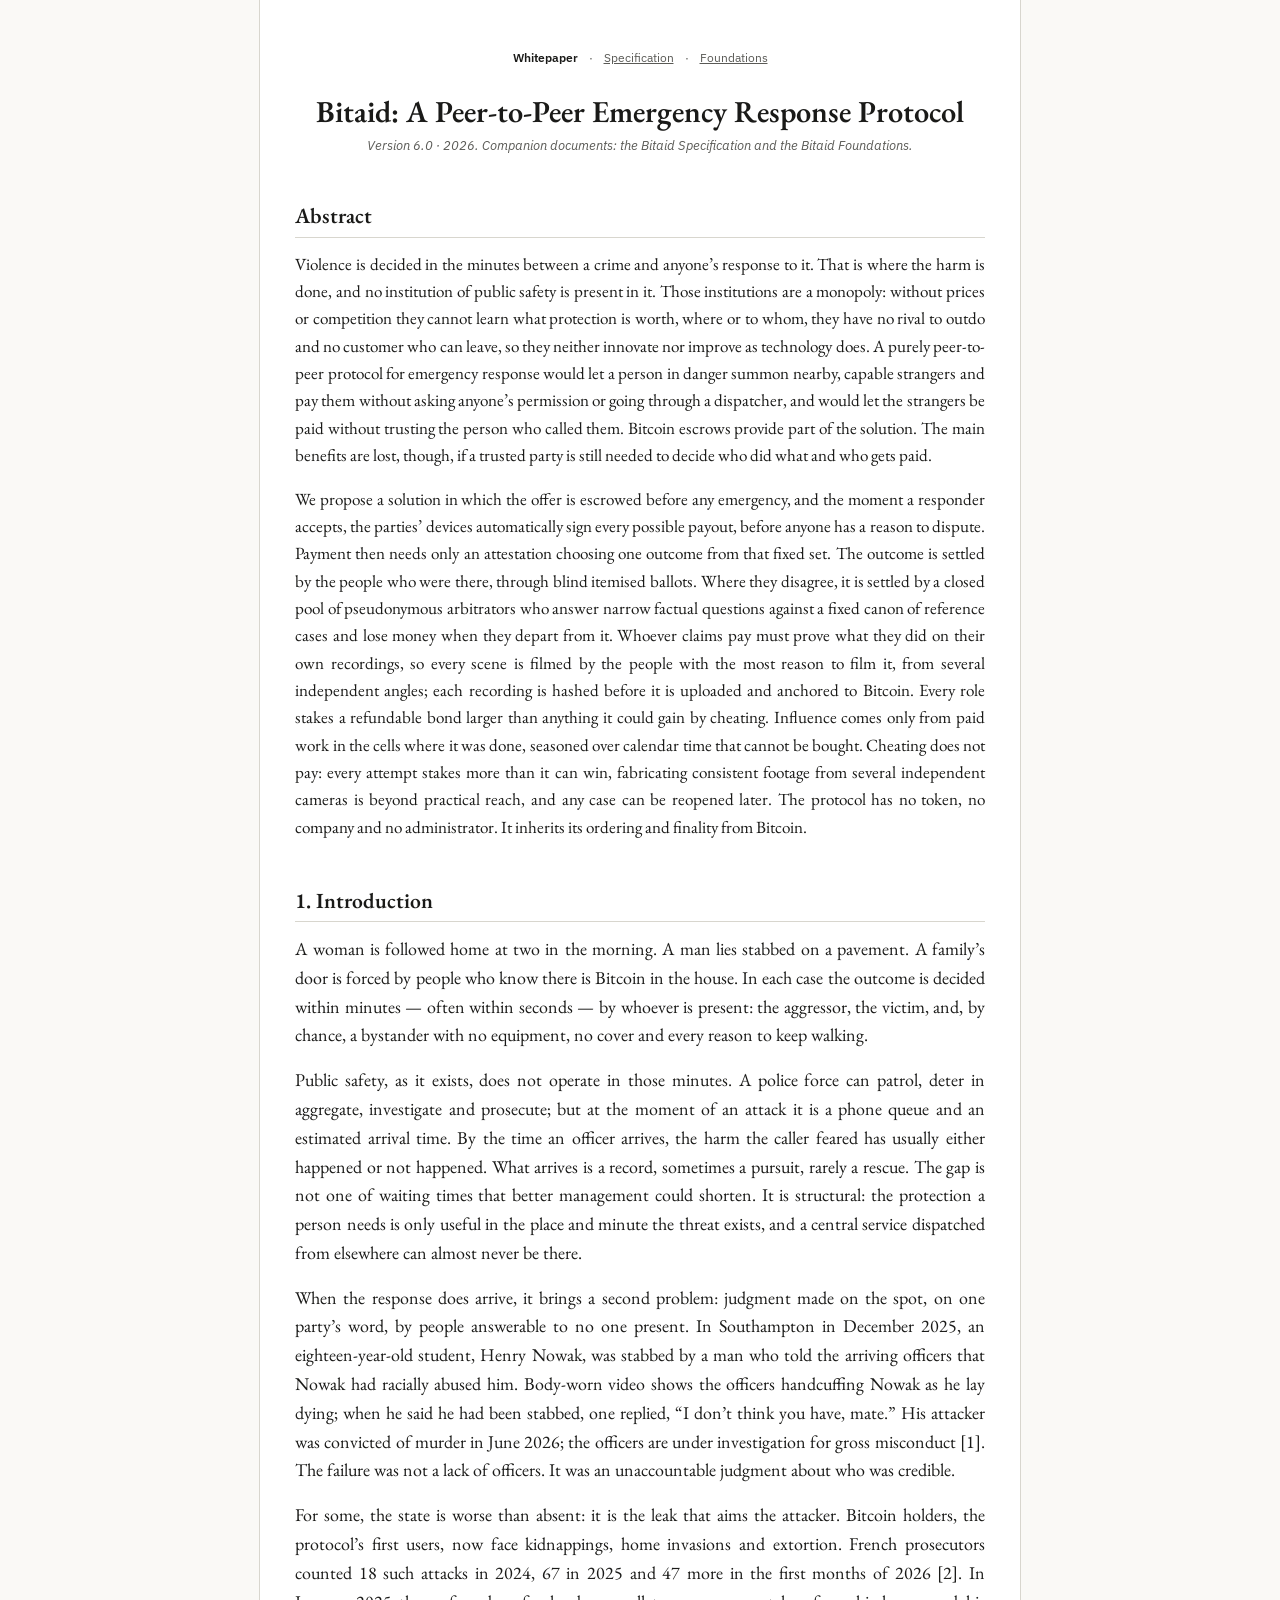
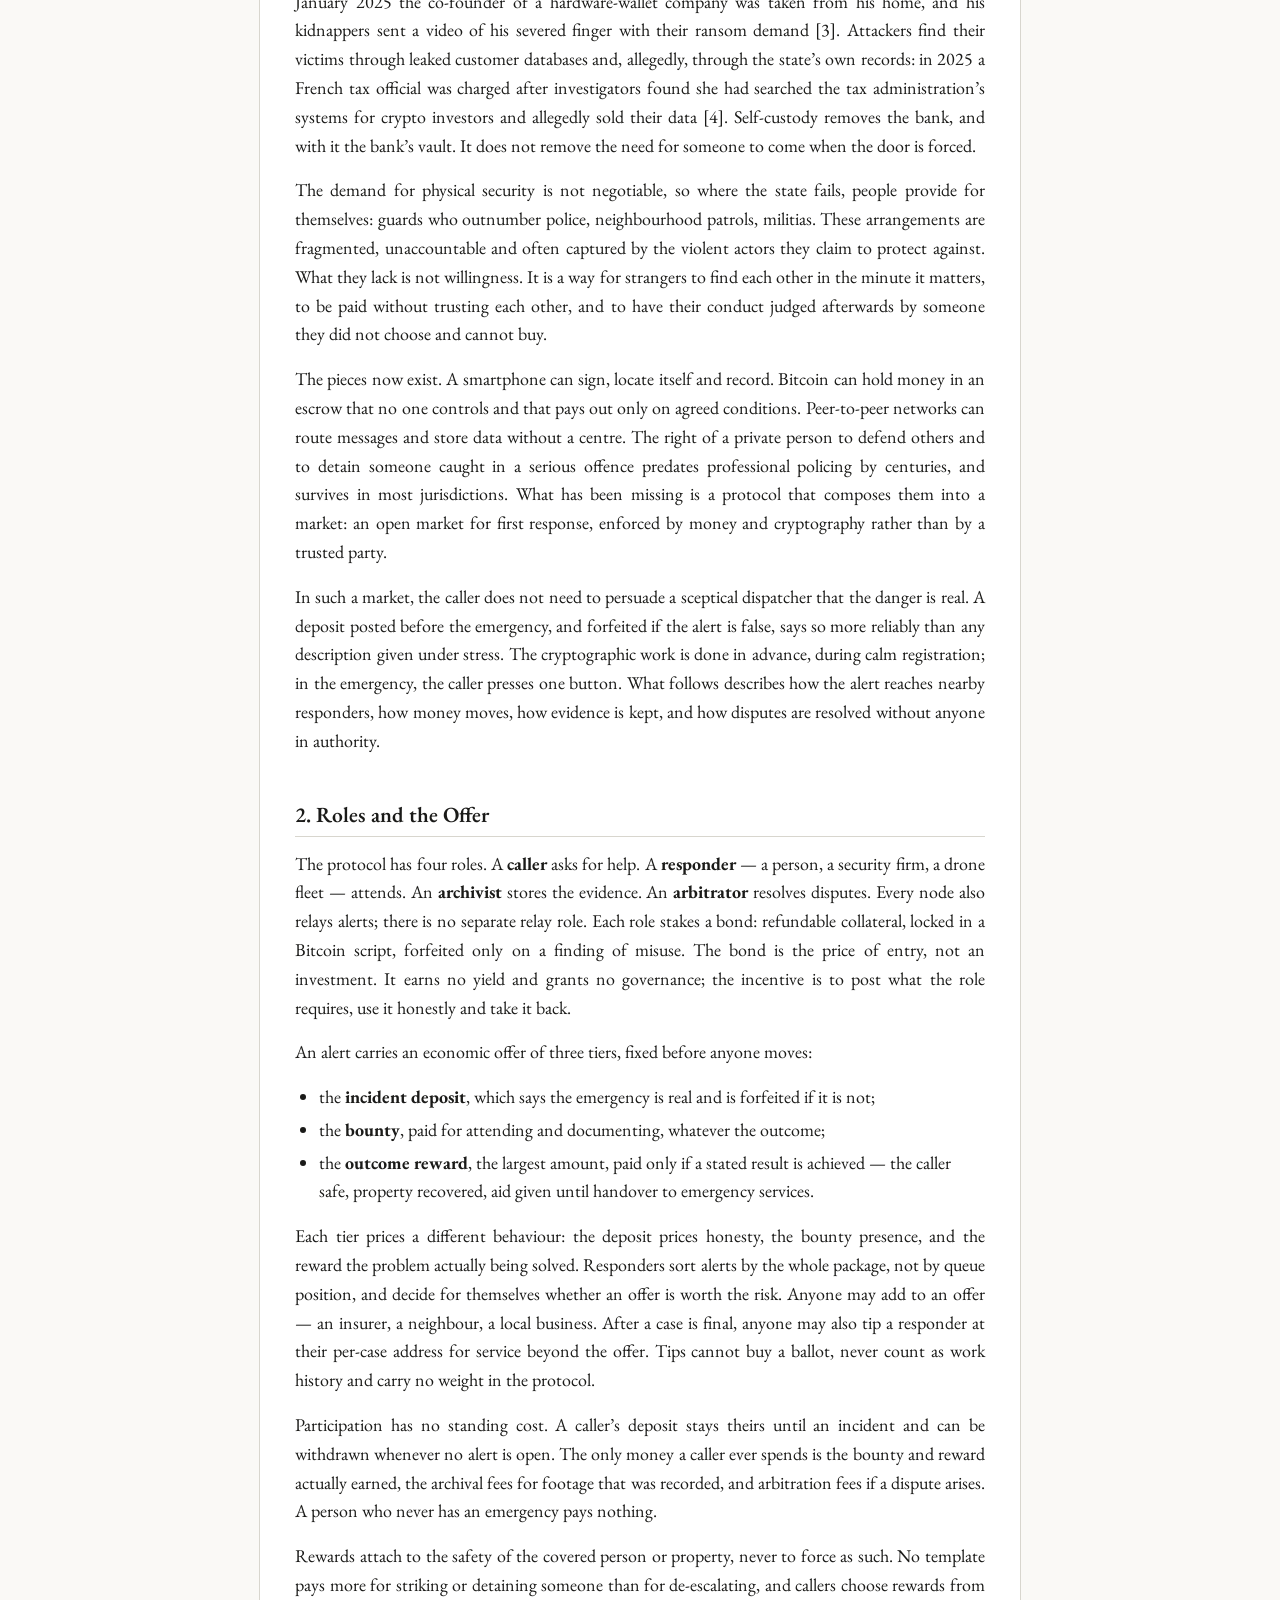
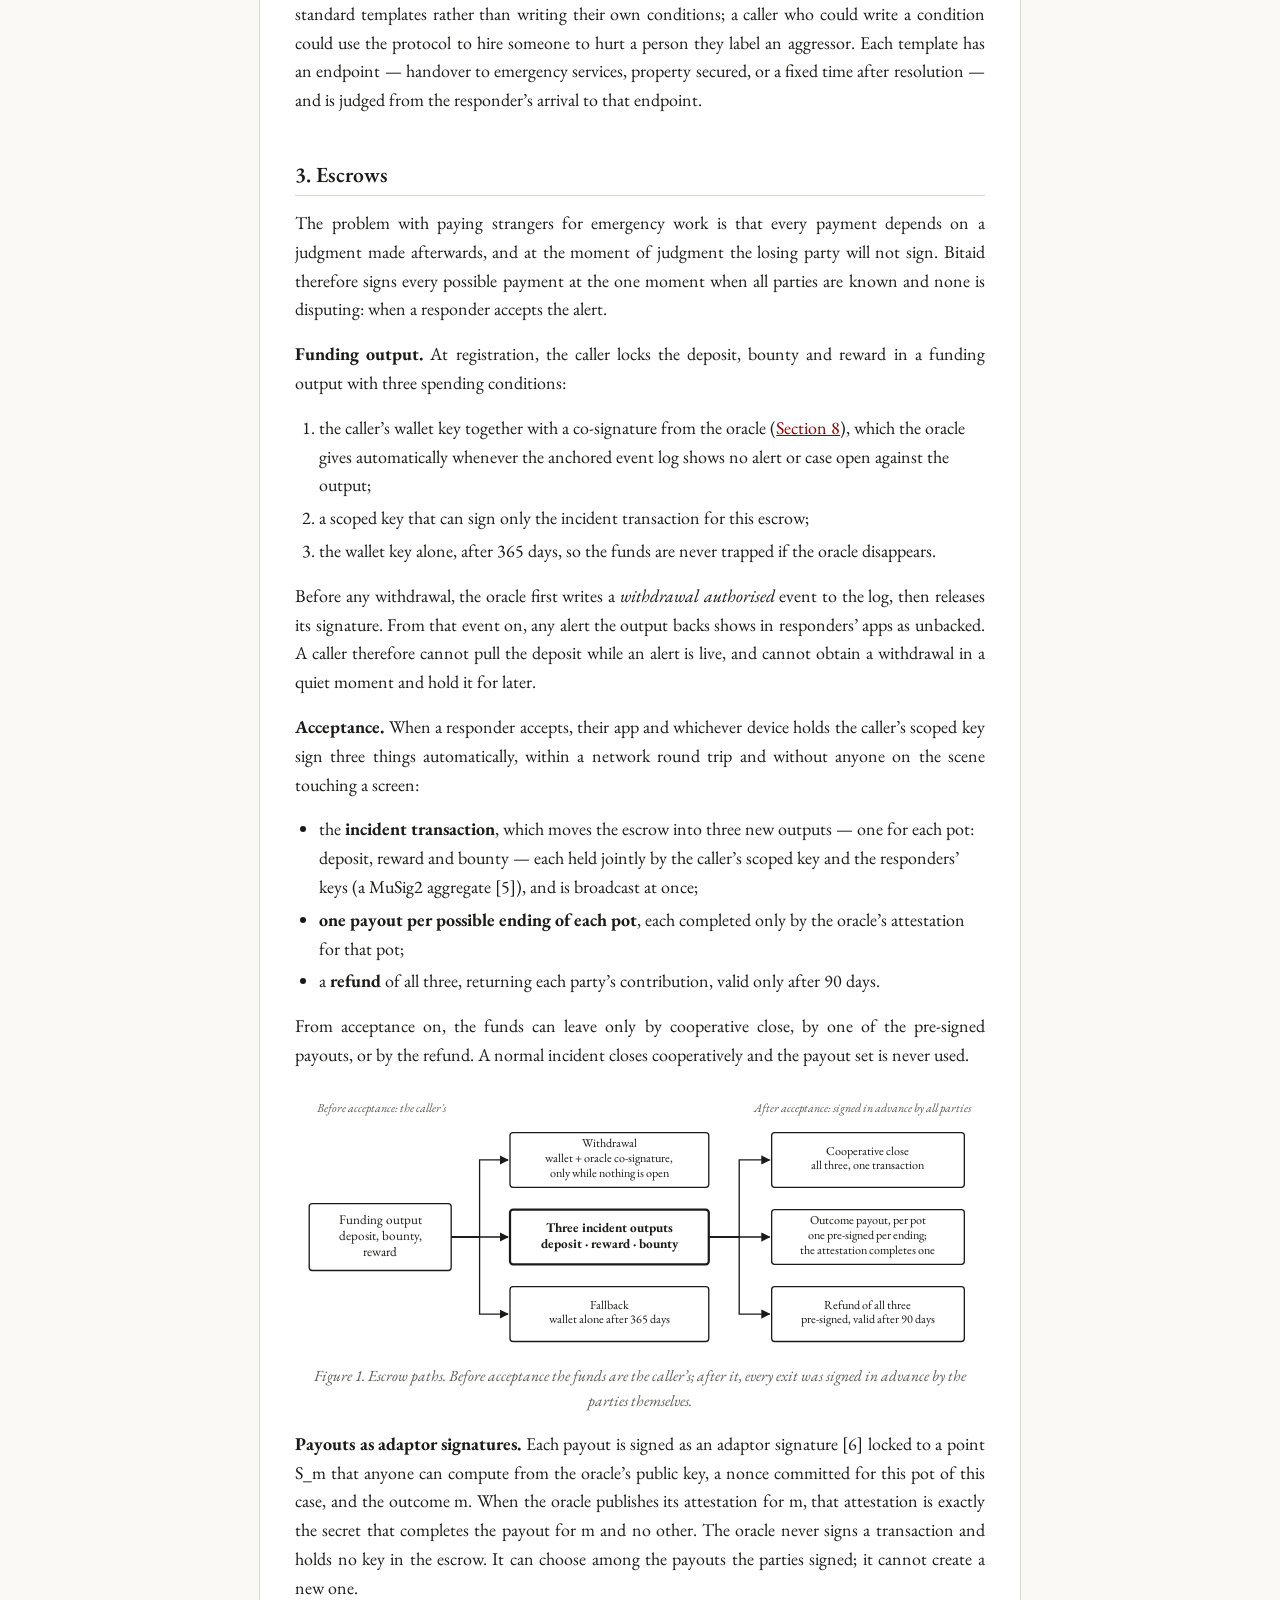
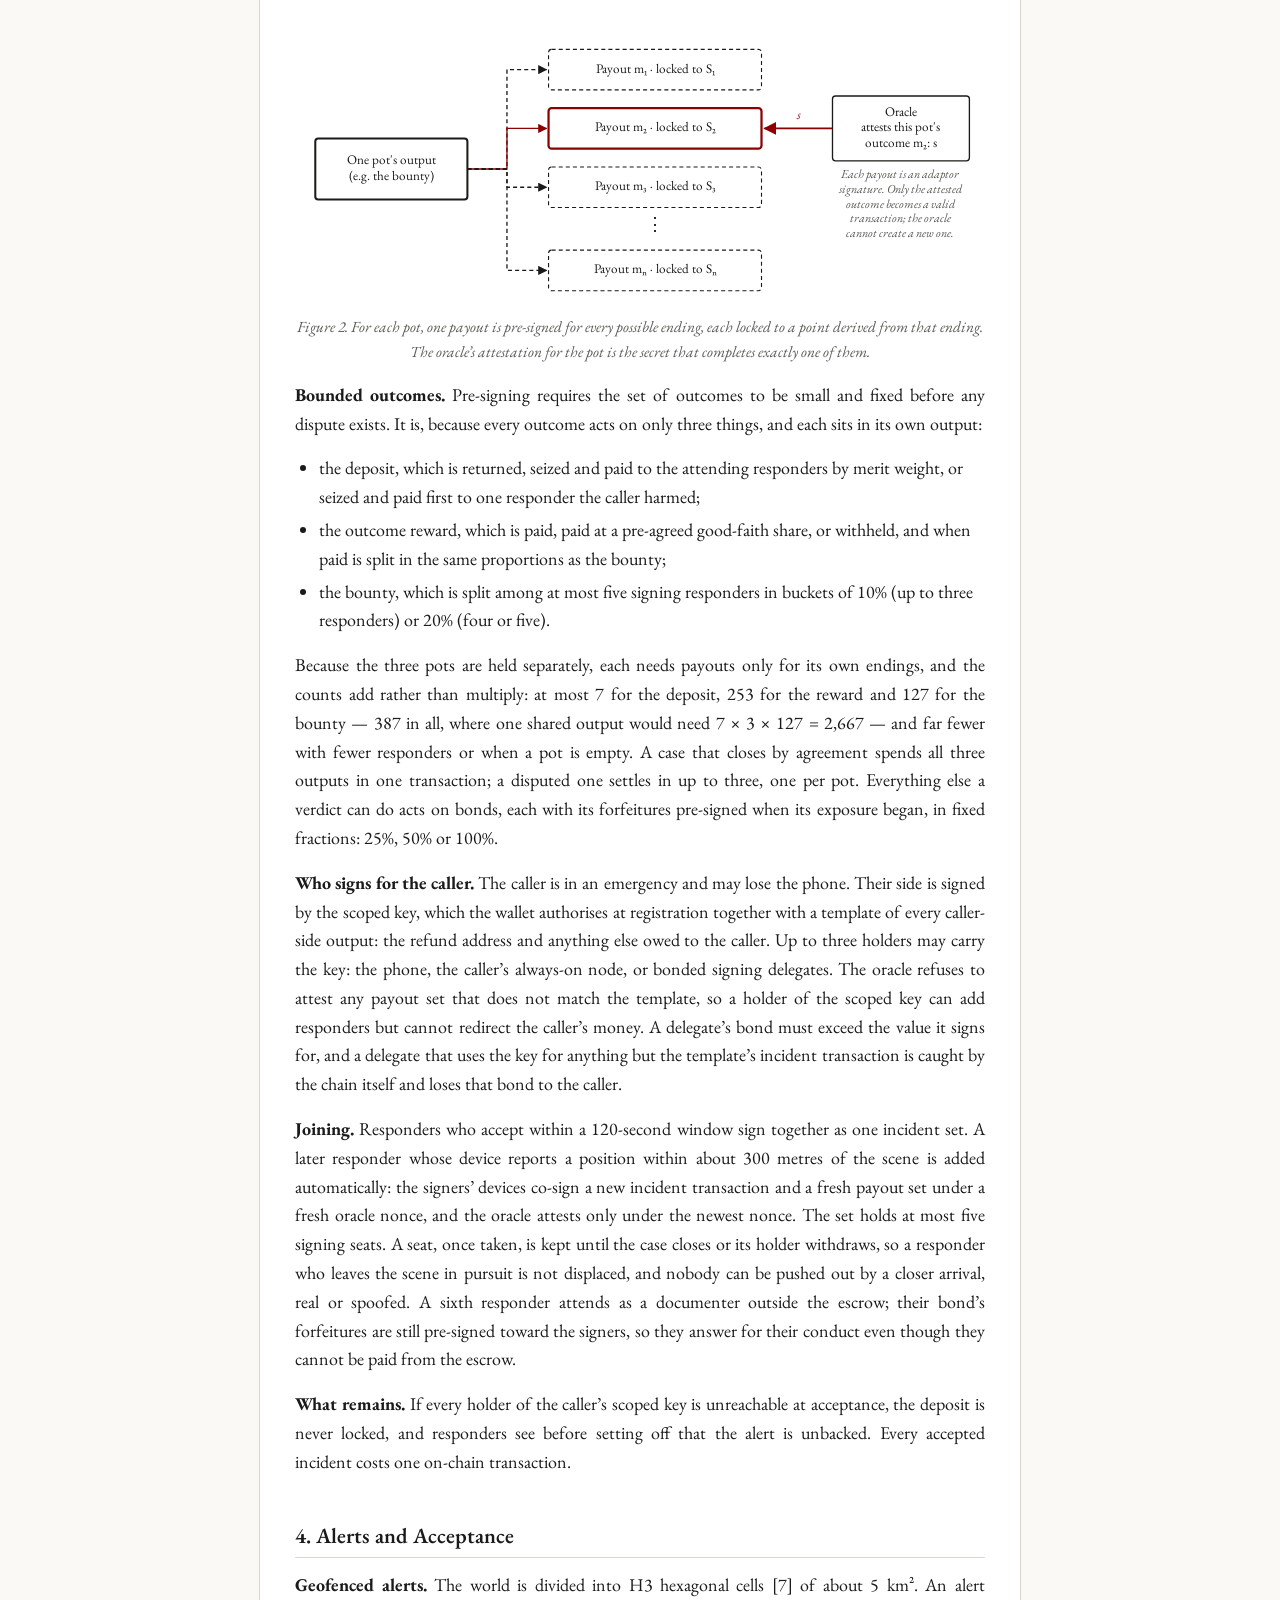
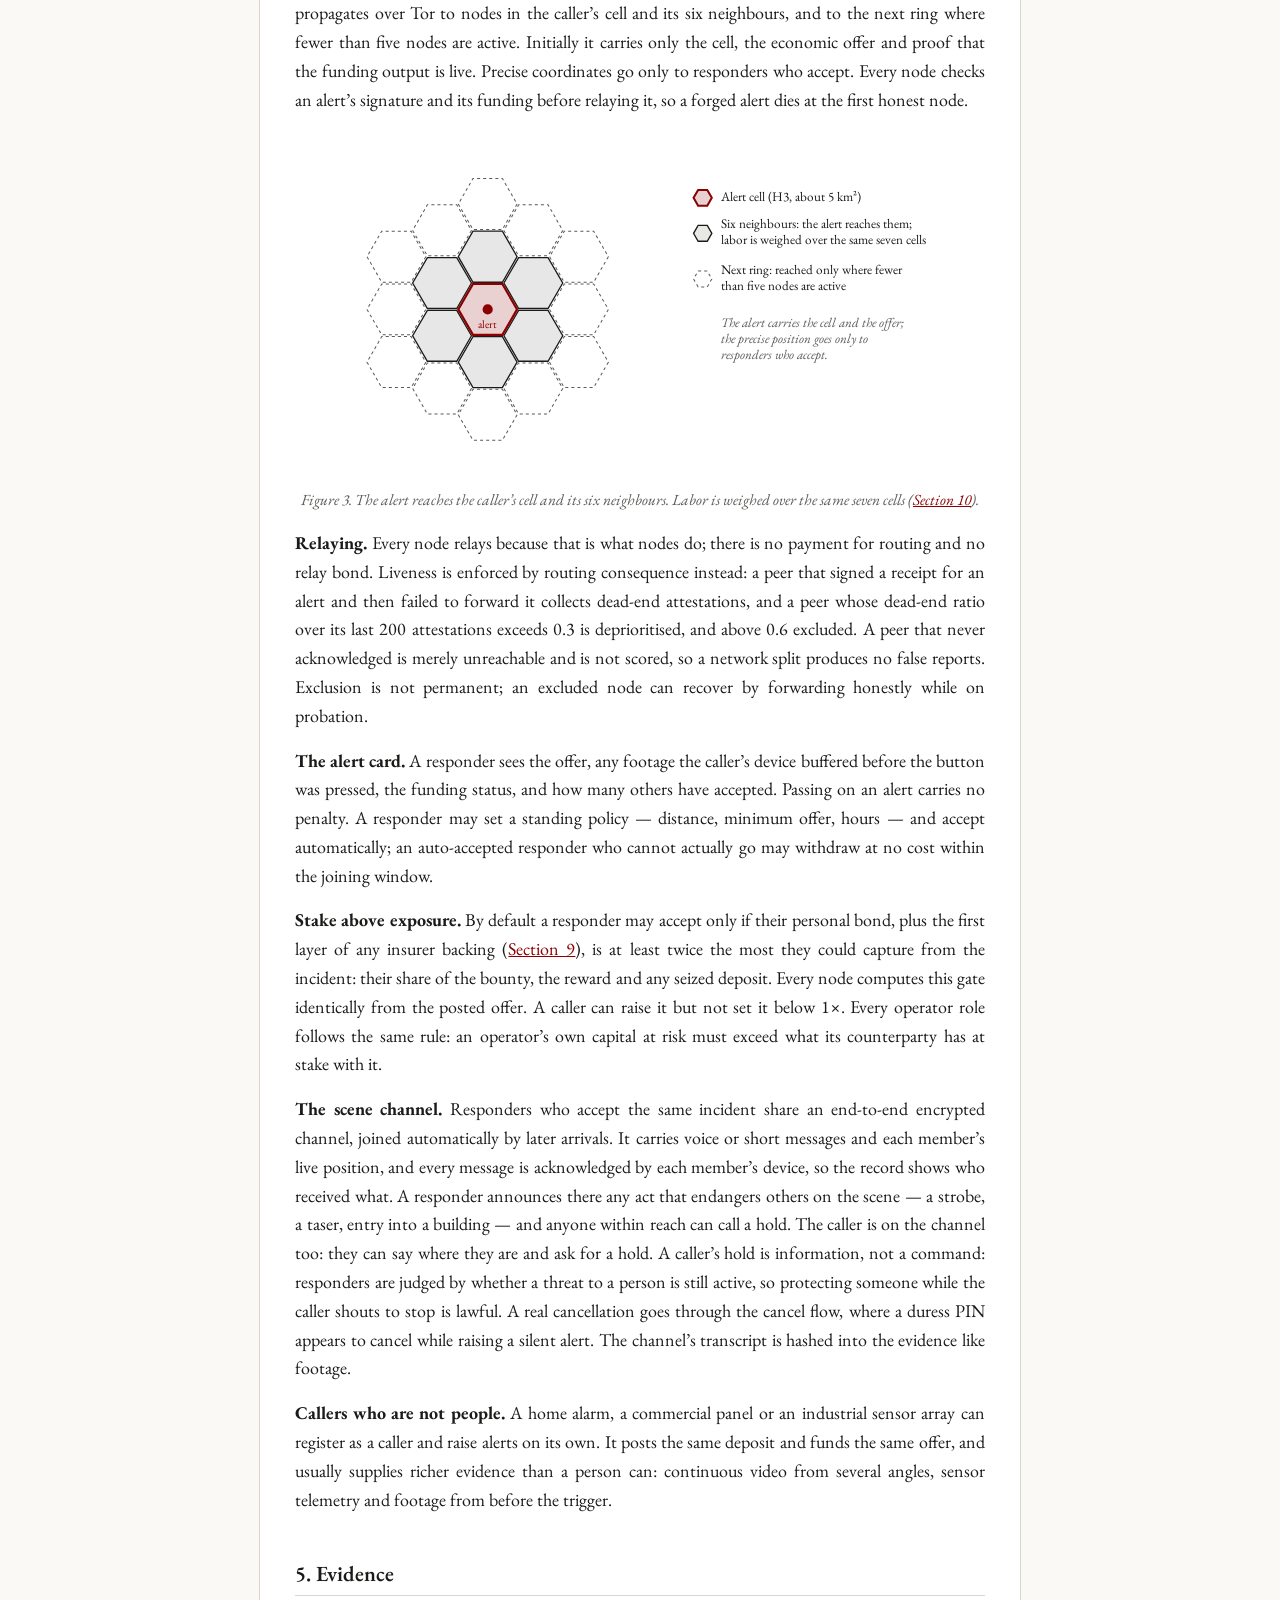
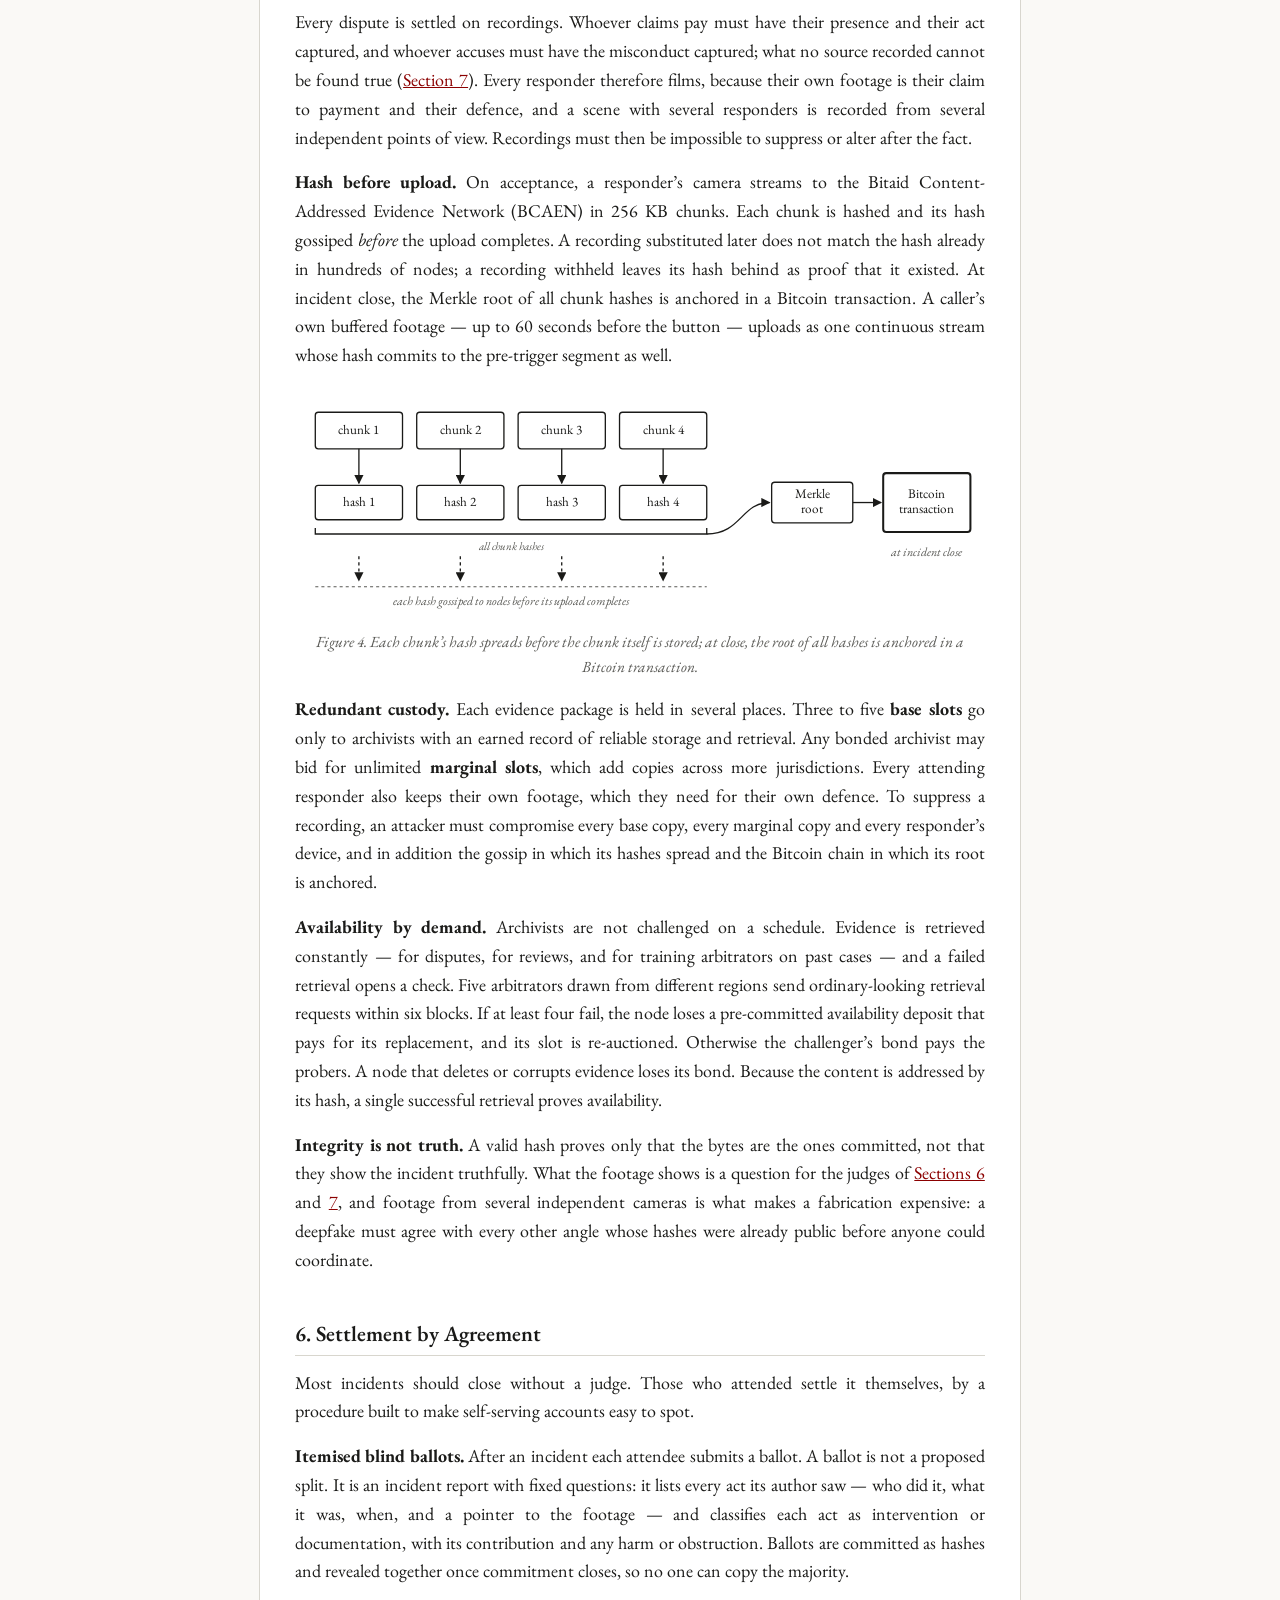
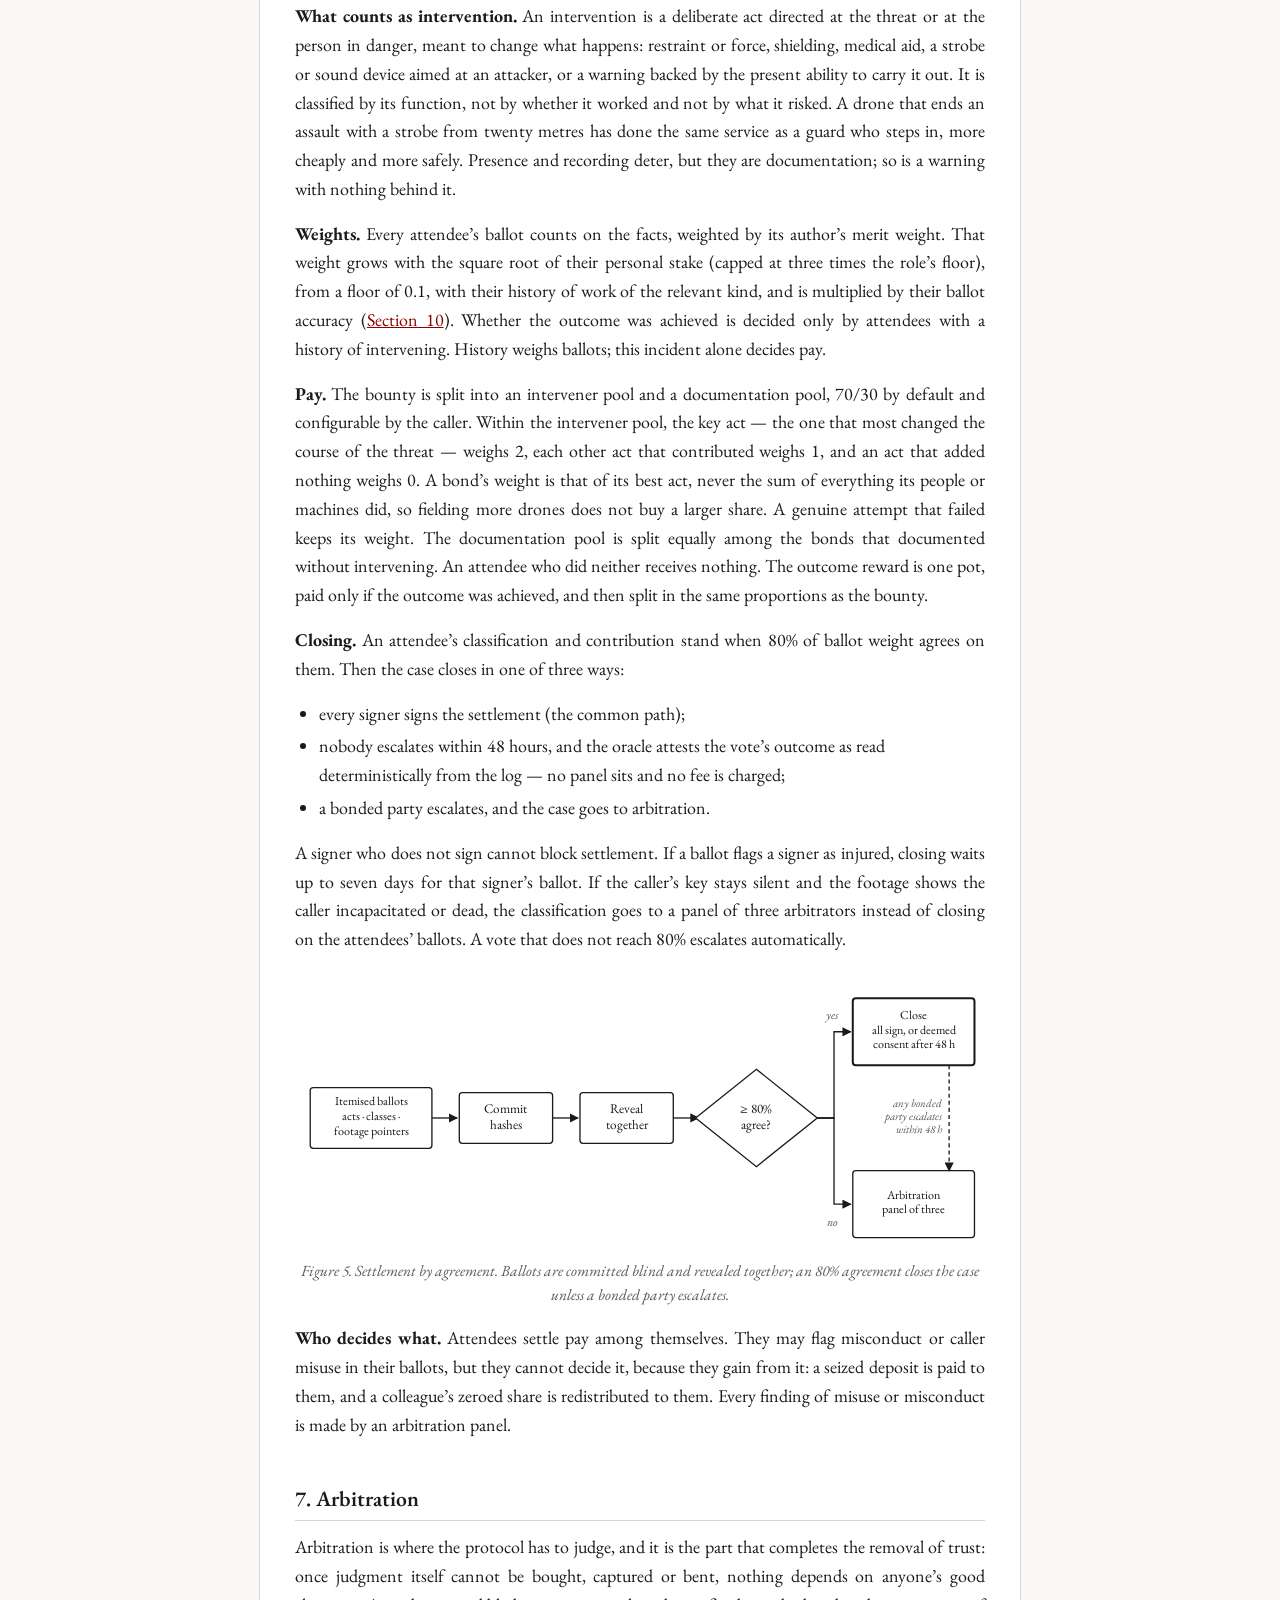
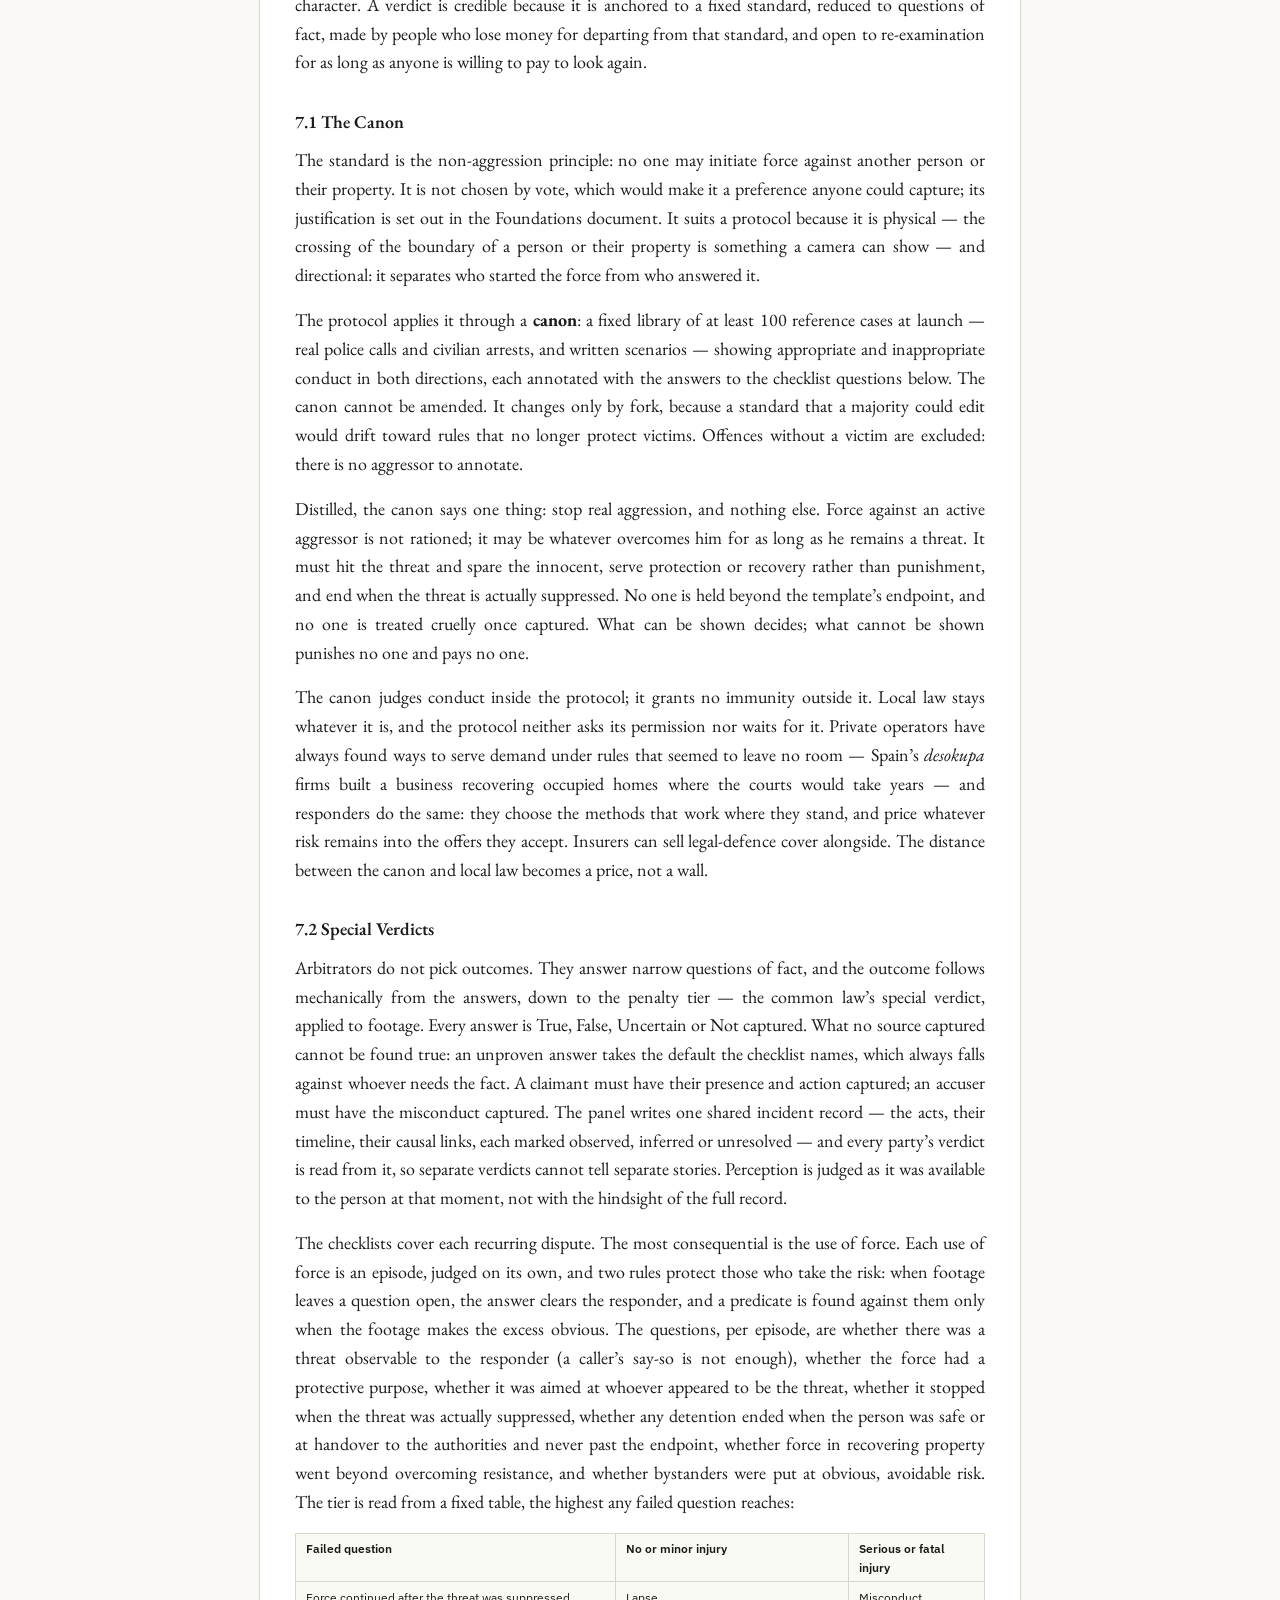
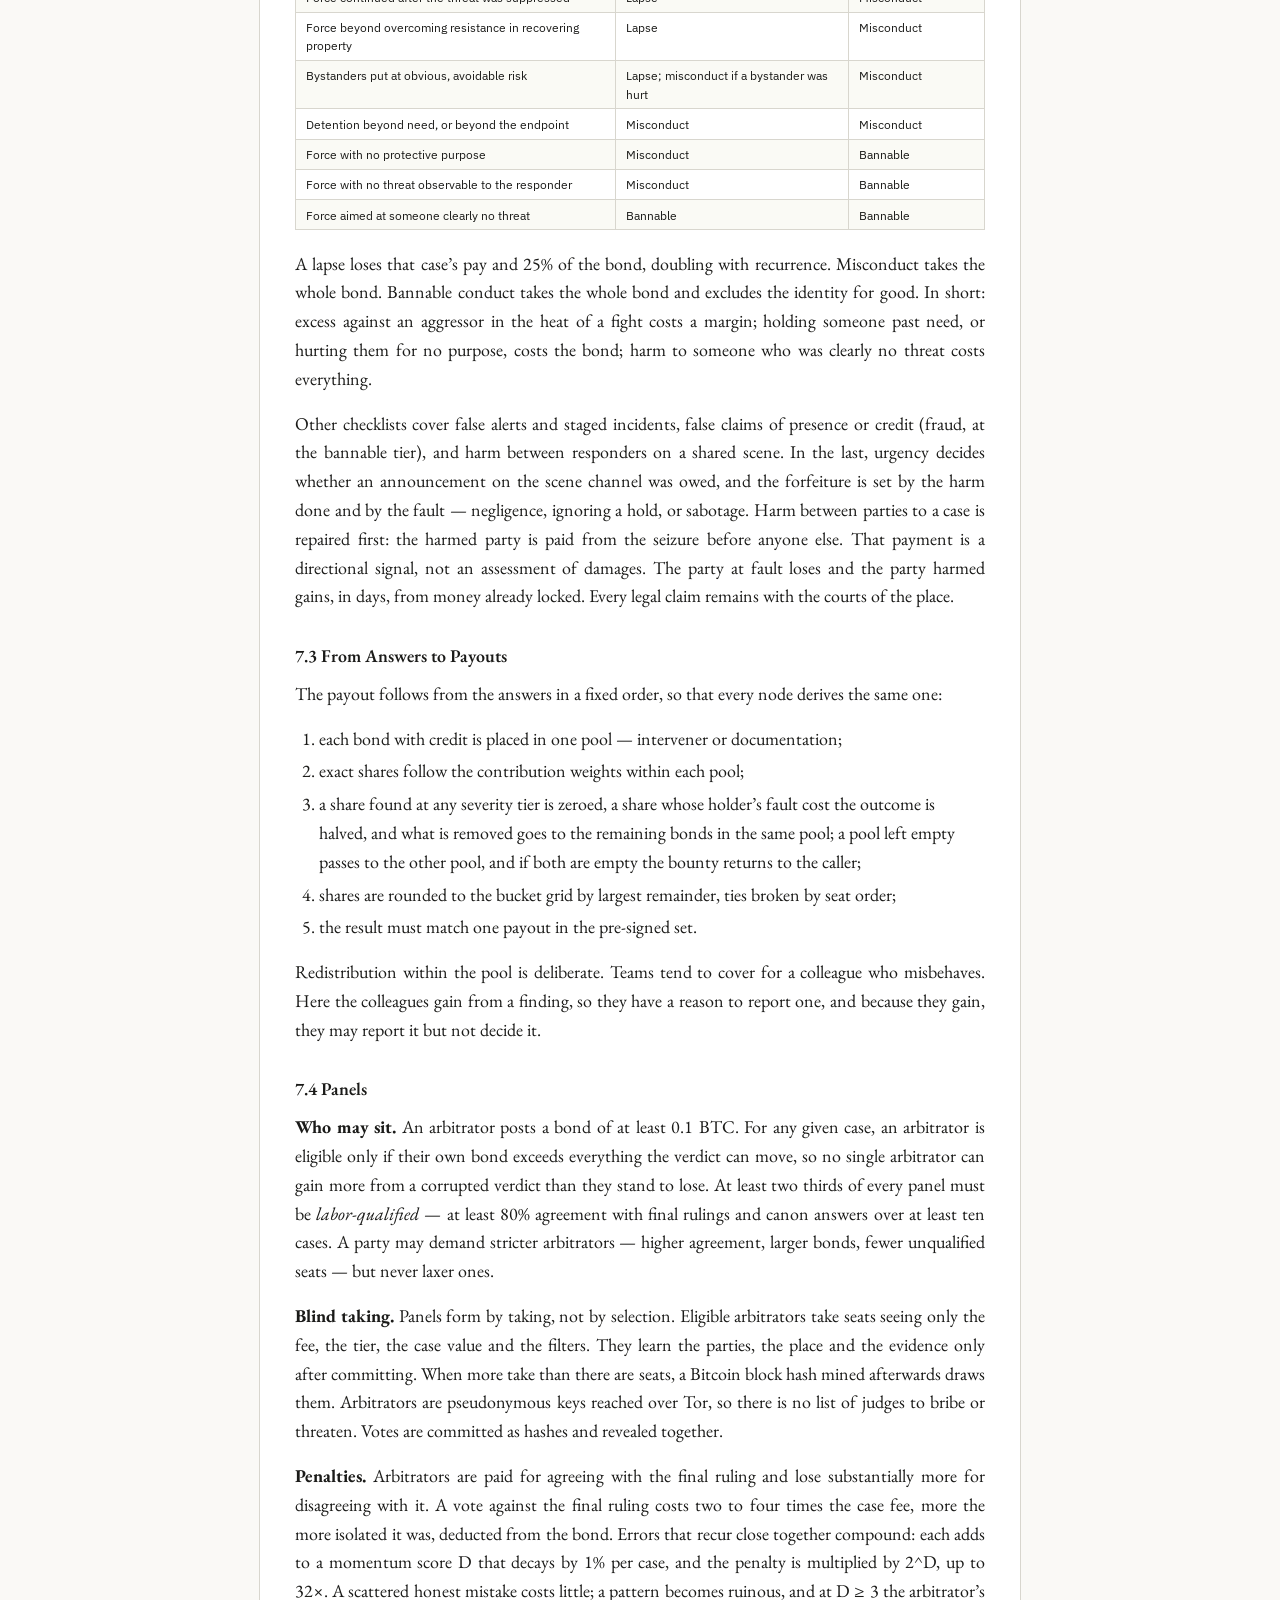
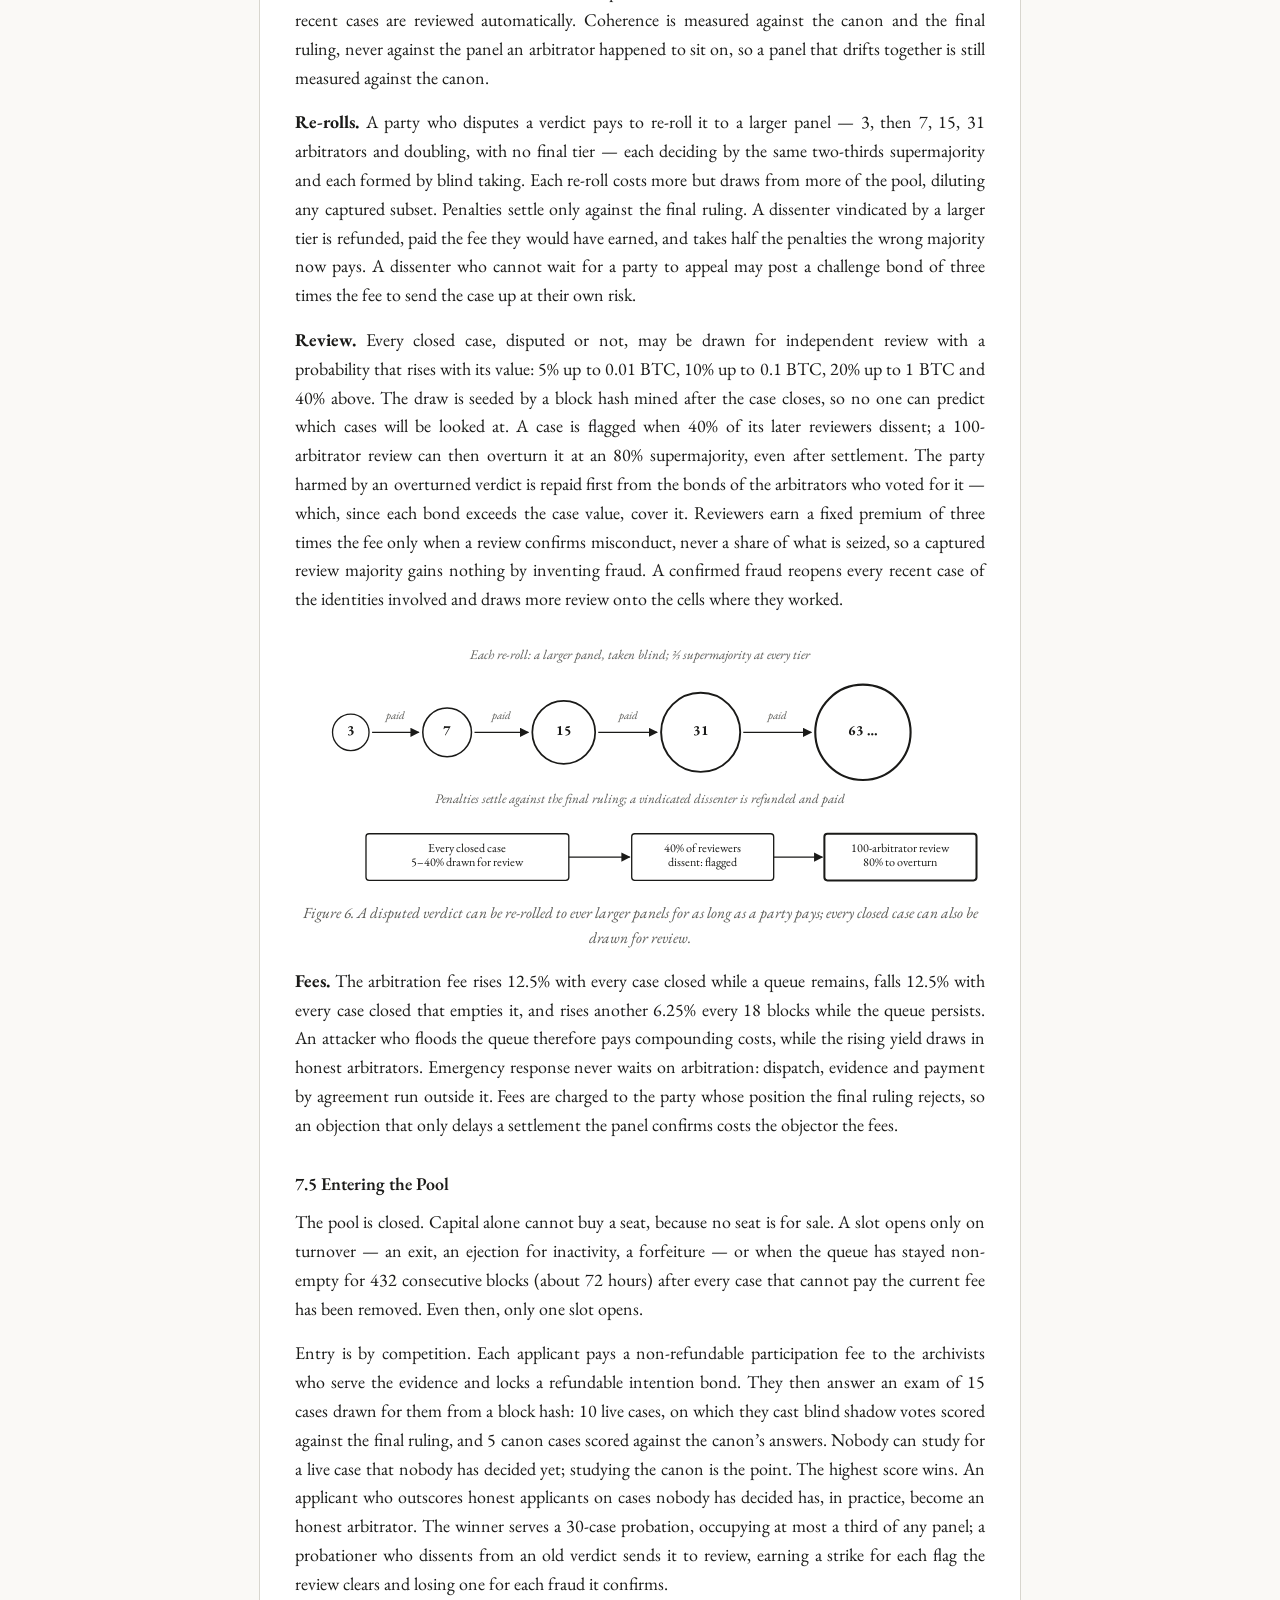
<file: bitaid_v6_whitepaper.html>
<!DOCTYPE html>
<html lang="en">
<head>
<meta charset="utf-8">
<meta name="viewport" content="width=device-width, initial-scale=1">
<title>Bitaid — Whitepaper v6.0</title>
<link rel="preconnect" href="https://fonts.googleapis.com">
<link href="https://fonts.googleapis.com/css2?family=EB+Garamond:ital,wght@0,400;0,600;1,400&family=IBM+Plex+Mono&family=IBM+Plex+Sans:wght@400;600&display=swap" rel="stylesheet">
<style>
:root{--serif:"EB Garamond",Georgia,"Times New Roman",serif;--sans:"IBM Plex Sans",system-ui,sans-serif;--mono:"IBM Plex Mono",ui-monospace,monospace;
--text:#1a1a18;--muted:#5a5a56;--rule:#d8d6ce;--accent:#8b0000;--bg:#faf9f6;--paper:#ffffff;--code:#f4f2ec;--row:#fafaf5}
@media (prefers-color-scheme:dark){:root:not([data-theme="light"]){--text:#e8e6df;--muted:#a8a69e;--rule:#3a3a36;--accent:#e07070;--bg:#141413;--paper:#1c1c1a;--code:#262623;--row:#222220}}
:root[data-theme="dark"]{--text:#e8e6df;--muted:#a8a69e;--rule:#3a3a36;--accent:#e07070;--bg:#141413;--paper:#1c1c1a;--code:#262623;--row:#222220}
*{box-sizing:border-box}
html{background:var(--bg);color:var(--text)}
body{margin:0;font-family:var(--serif);font-size:18px;line-height:1.6;background:var(--bg)}
.page{max-width:760px;margin:0 auto;padding:3rem 2.2rem 6rem;background:var(--paper);box-shadow:0 0 0 1px var(--rule)}
nav.docs{font-family:var(--sans);font-size:.78rem;text-align:center;margin-bottom:1.5rem;color:var(--muted)}
nav.docs a{color:var(--muted);margin:0 .5rem}
nav.docs a.cur{color:var(--text);font-weight:600;text-decoration:none}
h1{font-size:1.9rem;text-align:center;line-height:1.25;margin:.5rem 0 .4rem;font-weight:600}
h1+p{text-align:center;color:var(--muted);font-family:var(--sans);font-size:.8rem;margin-bottom:2rem}
h2{font-size:1.35rem;margin:2.6rem 0 .8rem;padding-bottom:.25rem;border-bottom:1px solid var(--rule);font-weight:600}
h3{font-size:1.12rem;margin:1.9rem 0 .6rem;font-weight:600}
h4{font-family:var(--sans);font-size:.88rem;margin:1.6rem 0 .5rem;text-transform:none;font-weight:600}
p{margin:0 0 1rem;text-align:justify;hyphens:auto}
a{color:var(--accent)}
ul,ol{padding-left:1.5rem;margin:0 0 1rem}
li{margin:.25rem 0}
code{font-family:var(--mono);font-size:.82em;background:var(--code);padding:.05em .3em;border-radius:3px}
pre{background:var(--code);padding:.9rem 1rem;overflow-x:auto;border-radius:4px;font-size:.8rem;line-height:1.45}
pre code{background:none;padding:0;font-size:1em}
table{border-collapse:collapse;width:100%;margin:.8rem 0 1.2rem;font-family:var(--sans);font-size:.78rem;line-height:1.45;display:block;overflow-x:auto}
th,td{border:1px solid var(--rule);padding:.35rem .6rem;vertical-align:top;text-align:left}
thead th{background:var(--row);font-weight:600}
tbody tr:nth-child(odd){background:var(--row)}
blockquote{margin:1rem 0;padding:.2rem 1rem;border-left:3px solid var(--rule);color:var(--muted)}
#TOC{font-family:var(--sans);font-size:.82rem;border:1px solid var(--rule);padding:1rem 1.2rem;margin:1.5rem 0 2rem;background:var(--row)}
#TOC ul{list-style:none;padding-left:1rem;margin:0}#TOC>ul{padding-left:0}
#TOC a{color:var(--text);text-decoration:none}#TOC a:hover{text-decoration:underline}
.abstract p{font-size:.95em}
.fig{margin:1.4rem 0 .4rem}.fig svg{width:100%;height:auto;display:block}.fig+p em{display:block;text-align:center;font-size:.86em;color:var(--muted)}.fig+p{text-align:center}
@media (max-width:640px){body{font-size:16.5px}.page{padding:1.5rem 16px 4rem}p{text-align:left}}
@media print{.page{box-shadow:none;max-width:none}nav.docs{display:none}}
</style>
</head>
<body>
<div class="page">
<nav class="docs"><a href="bitaid_v6_whitepaper.html" class="cur">Whitepaper</a> · <a href="bitaid_v6_specification.html">Specification</a> · <a href="bitaid_v6_foundations.html">Foundations</a></nav>
<h1>
Bitaid: A Peer-to-Peer Emergency Response Protocol
</h1>
<p><em>Version 6.0 · 2026. Companion documents: the Bitaid Specification and the Bitaid Foundations.</em></p>
<div class="abstract"><h2 id="abstract">Abstract</h2>
<p>Violence is decided in the minutes between a crime and anyone’s response to it. That is where the harm is done, and no institution of public safety is present in it. Those institutions are a monopoly: without prices or competition they cannot learn what protection is worth, where or to whom, they have no rival to outdo and no customer who can leave, so they neither innovate nor improve as technology does. A purely peer-to-peer protocol for emergency response would let a person in danger summon nearby, capable strangers and pay them without asking anyone’s permission or going through a dispatcher, and would let the strangers be paid without trusting the person who called them. Bitcoin escrows provide part of the solution. The main benefits are lost, though, if a trusted party is still needed to decide who did what and who gets paid.</p>
<p>We propose a solution in which the offer is escrowed before any emergency, and the moment a responder accepts, the parties’ devices automatically sign every possible payout, before anyone has a reason to dispute. Payment then needs only an attestation choosing one outcome from that fixed set. The outcome is settled by the people who were there, through blind itemised ballots. Where they disagree, it is settled by a closed pool of pseudonymous arbitrators who answer narrow factual questions against a fixed canon of reference cases and lose money when they depart from it. Whoever claims pay must prove what they did on their own recordings, so every scene is filmed by the people with the most reason to film it, from several independent angles; each recording is hashed before it is uploaded and anchored to Bitcoin. Every role stakes a refundable bond larger than anything it could gain by cheating. Influence comes only from paid work in the cells where it was done, seasoned over calendar time that cannot be bought. Cheating does not pay: every attempt stakes more than it can win, fabricating consistent footage from several independent cameras is beyond practical reach, and any case can be reopened later. The protocol has no token, no company and no administrator. It inherits its ordering and finality from Bitcoin.</p>
</div>
<h2 id="s1">1. Introduction</h2>
<p>A woman is followed home at two in the morning. A man lies stabbed on a pavement. A family’s door is forced by people who know there is Bitcoin in the house. In each case the outcome is decided within minutes — often within seconds — by whoever is present: the aggressor, the victim, and, by chance, a bystander with no equipment, no cover and every reason to keep walking.</p>
<p>Public safety, as it exists, does not operate in those minutes. A police force can patrol, deter in aggregate, investigate and prosecute; but at the moment of an attack it is a phone queue and an estimated arrival time. By the time an officer arrives, the harm the caller feared has usually either happened or not happened. What arrives is a record, sometimes a pursuit, rarely a rescue. The gap is not one of waiting times that better management could shorten. It is structural: the protection a person needs is only useful in the place and minute the threat exists, and a central service dispatched from elsewhere can almost never be there.</p>
<p>When the response does arrive, it brings a second problem: judgment made on the spot, on one party’s word, by people answerable to no one present. In Southampton in December 2025, an eighteen-year-old student, Henry Nowak, was stabbed by a man who told the arriving officers that Nowak had racially abused him. Body-worn video shows the officers handcuffing Nowak as he lay dying; when he said he had been stabbed, one replied, “I don’t think you have, mate.” His attacker was convicted of murder in June 2026; the officers are under investigation for gross misconduct [1]. The failure was not a lack of officers. It was an unaccountable judgment about who was credible.</p>
<p>For some, the state is worse than absent: it is the leak that aims the attacker. Bitcoin holders, the protocol’s first users, now face kidnappings, home invasions and extortion. French prosecutors counted 18 such attacks in 2024, 67 in 2025 and 47 more in the first months of 2026 [2]. In January 2025 the co-founder of a hardware-wallet company was taken from his home, and his kidnappers sent a video of his severed finger with their ransom demand [3]. Attackers find their victims through leaked customer databases and, allegedly, through the state’s own records: in 2025 a French tax official was charged after investigators found she had searched the tax administration’s systems for crypto investors and allegedly sold their data [4]. Self-custody removes the bank, and with it the bank’s vault. It does not remove the need for someone to come when the door is forced.</p>
<p>The demand for physical security is not negotiable, so where the state fails, people provide for themselves: guards who outnumber police, neighbourhood patrols, militias. These arrangements are fragmented, unaccountable and often captured by the violent actors they claim to protect against. What they lack is not willingness. It is a way for strangers to find each other in the minute it matters, to be paid without trusting each other, and to have their conduct judged afterwards by someone they did not choose and cannot buy.</p>
<p>The pieces now exist. A smartphone can sign, locate itself and record. Bitcoin can hold money in an escrow that no one controls and that pays out only on agreed conditions. Peer-to-peer networks can route messages and store data without a centre. The right of a private person to defend others and to detain someone caught in a serious offence predates professional policing by centuries, and survives in most jurisdictions. What has been missing is a protocol that composes them into a market: an open market for first response, enforced by money and cryptography rather than by a trusted party.</p>
<p>In such a market, the caller does not need to persuade a sceptical dispatcher that the danger is real. A deposit posted before the emergency, and forfeited if the alert is false, says so more reliably than any description given under stress. The cryptographic work is done in advance, during calm registration; in the emergency, the caller presses one button. What follows describes how the alert reaches nearby responders, how money moves, how evidence is kept, and how disputes are resolved without anyone in authority.</p>
<h2 id="s2">2. Roles and the Offer</h2>
<p>The protocol has four roles. A <strong>caller</strong> asks for help. A <strong>responder</strong> — a person, a security firm, a drone fleet — attends. An <strong>archivist</strong> stores the evidence. An <strong>arbitrator</strong> resolves disputes. Every node also relays alerts; there is no separate relay role. Each role stakes a bond: refundable collateral, locked in a Bitcoin script, forfeited only on a finding of misuse. The bond is the price of entry, not an investment. It earns no yield and grants no governance; the incentive is to post what the role requires, use it honestly and take it back.</p>
<p>An alert carries an economic offer of three tiers, fixed before anyone moves:</p>
<ul>
<li>the <strong>incident deposit</strong>, which says the emergency is real and is forfeited if it is not;</li>
<li>the <strong>bounty</strong>, paid for attending and documenting, whatever the outcome;</li>
<li>the <strong>outcome reward</strong>, the largest amount, paid only if a stated result is achieved — the caller safe, property recovered, aid given until handover to emergency services.</li>
</ul>
<p>Each tier prices a different behaviour: the deposit prices honesty, the bounty presence, and the reward the problem actually being solved. Responders sort alerts by the whole package, not by queue position, and decide for themselves whether an offer is worth the risk. Anyone may add to an offer — an insurer, a neighbour, a local business. After a case is final, anyone may also tip a responder at their per-case address for service beyond the offer. Tips cannot buy a ballot, never count as work history and carry no weight in the protocol.</p>
<p>Participation has no standing cost. A caller’s deposit stays theirs until an incident and can be withdrawn whenever no alert is open. The only money a caller ever spends is the bounty and reward actually earned, the archival fees for footage that was recorded, and arbitration fees if a dispute arises. A person who never has an emergency pays nothing.</p>
<p>Rewards attach to the safety of the covered person or property, never to force as such. No template pays more for striking or detaining someone than for de-escalating, and callers choose rewards from standard templates rather than writing their own conditions; a caller who could write a condition could use the protocol to hire someone to hurt a person they label an aggressor. Each template has an endpoint — handover to emergency services, property secured, or a fixed time after resolution — and is judged from the responder’s arrival to that endpoint.</p>
<h2 id="s3">3. Escrows</h2>
<p>The problem with paying strangers for emergency work is that every payment depends on a judgment made afterwards, and at the moment of judgment the losing party will not sign. Bitaid therefore signs every possible payment at the one moment when all parties are known and none is disputing: when a responder accepts the alert.</p>
<p><strong>Funding output.</strong> At registration, the caller locks the deposit, bounty and reward in a funding output with three spending conditions:</p>
<ol type="1">
<li>the caller’s wallet key together with a co-signature from the oracle (<a href="#s8">Section 8</a>), which the oracle gives automatically whenever the anchored event log shows no alert or case open against the output;</li>
<li>a scoped key that can sign only the incident transaction for this escrow;</li>
<li>the wallet key alone, after 365 days, so the funds are never trapped if the oracle disappears.</li>
</ol>
<p>Before any withdrawal, the oracle first writes a <em>withdrawal authorised</em> event to the log, then releases its signature. From that event on, any alert the output backs shows in responders’ apps as unbacked. A caller therefore cannot pull the deposit while an alert is live, and cannot obtain a withdrawal in a quiet moment and hold it for later.</p>
<p><strong>Acceptance.</strong> When a responder accepts, their app and whichever device holds the caller’s scoped key sign three things automatically, within a network round trip and without anyone on the scene touching a screen:</p>
<ul>
<li>the <strong>incident transaction</strong>, which moves the escrow into three new outputs — one for each pot: deposit, reward and bounty — each held jointly by the caller’s scoped key and the responders’ keys (a MuSig2 aggregate [5]), and is broadcast at once;</li>
<li><strong>one payout per possible ending of each pot</strong>, each completed only by the oracle’s attestation for that pot;</li>
<li>a <strong>refund</strong> of all three, returning each party’s contribution, valid only after 90 days.</li>
</ul>
<p>From acceptance on, the funds can leave only by cooperative close, by one of the pre-signed payouts, or by the refund. A normal incident closes cooperatively and the payout set is never used.</p>
<figure class="fig"><svg xmlns="http://www.w3.org/2000/svg" viewBox="0 0 680 262" role="img" aria-label="Escrow paths" style="color:var(--text)" font-family="'EB Garamond', Georgia, 'Times New Roman', serif" font-size="14">
<title>Escrow paths</title>
<defs><marker id="ah-fig1" viewBox="0 0 10 10" refX="9" refY="5" markerWidth="7" markerHeight="7" orient="auto-start-reverse"><path d="M0,0 L10,5 L0,10 z" fill="currentColor"/></marker><marker id="aha-fig1" viewBox="0 0 10 10" refX="9" refY="5" markerWidth="7" markerHeight="7" orient="auto-start-reverse"><path d="M0,0 L10,5 L0,10 z" fill="var(--accent, #8b0000)"/></marker></defs>
<text text-anchor="middle" font-size="12" fill="var(--muted, #6a6a66)" font-weight="normal" font-style="italic" dominant-baseline="middle"><tspan x="85" y="18.0">Before acceptance: the caller's</tspan></text>
<text text-anchor="middle" font-size="12" fill="var(--muted, #6a6a66)" font-weight="normal" font-style="italic" dominant-baseline="middle"><tspan x="560" y="18.0">After acceptance: signed in advance by all parties</tspan></text>
<rect x="14" y="110" width="140" height="66" rx="3" fill="var(--paper, #ffffff)" stroke="currentColor" stroke-width="1.3"/><text text-anchor="middle" font-size="13" fill="currentColor" font-weight="normal" dominant-baseline="middle"><tspan x="84.0" y="127.4">Funding output</tspan><tspan x="84.0" y="143.0">deposit, bounty,</tspan><tspan x="84.0" y="158.6">reward</tspan></text>
<rect x="212" y="40" width="196" height="54" rx="3" fill="var(--paper, #ffffff)" stroke="currentColor" stroke-width="1.3"/><text text-anchor="middle" font-size="12" fill="currentColor" font-weight="normal" dominant-baseline="middle"><tspan x="310.0" y="52.6">Withdrawal</tspan><tspan x="310.0" y="67.0">wallet + oracle co-signature,</tspan><tspan x="310.0" y="81.4">only while nothing is open</tspan></text>
<rect x="212" y="116" width="196" height="54" rx="3" fill="var(--paper, #ffffff)" stroke="currentColor" stroke-width="2.2"/><text text-anchor="middle" font-size="13" fill="currentColor" font-weight="bold" dominant-baseline="middle"><tspan x="310.0" y="135.2">Three incident outputs</tspan><tspan x="310.0" y="150.8">deposit · reward · bounty</tspan></text>
<rect x="212" y="192" width="196" height="54" rx="3" fill="var(--paper, #ffffff)" stroke="currentColor" stroke-width="1.3"/><text text-anchor="middle" font-size="12" fill="currentColor" font-weight="normal" dominant-baseline="middle"><tspan x="310.0" y="211.8">Fallback</tspan><tspan x="310.0" y="226.2">wallet alone after 365 days</tspan></text>
<path d="M154,143 H182.0 V67 H210" fill="none" stroke="currentColor" stroke-width="1.3" marker-end="url(#ah-fig1)"/>
<path d="M154,143 H182.0 V143 H210" fill="none" stroke="currentColor" stroke-width="1.3" marker-end="url(#ah-fig1)"/>
<path d="M154,143 H182.0 V219 H210" fill="none" stroke="currentColor" stroke-width="1.3" marker-end="url(#ah-fig1)"/>
<rect x="470" y="40" width="190" height="54" rx="3" fill="var(--paper, #ffffff)" stroke="currentColor" stroke-width="1.3"/><text text-anchor="middle" font-size="12" fill="currentColor" font-weight="normal" dominant-baseline="middle"><tspan x="565.0" y="59.8">Cooperative close</tspan><tspan x="565.0" y="74.2">all three, one transaction</tspan></text>
<rect x="470" y="116" width="190" height="54" rx="3" fill="var(--paper, #ffffff)" stroke="currentColor" stroke-width="1.3"/><text text-anchor="middle" font-size="12" fill="currentColor" font-weight="normal" dominant-baseline="middle"><tspan x="565.0" y="128.6">Outcome payout, per pot</tspan><tspan x="565.0" y="143.0">one pre-signed per ending;</tspan><tspan x="565.0" y="157.4">the attestation completes one</tspan></text>
<rect x="470" y="192" width="190" height="54" rx="3" fill="var(--paper, #ffffff)" stroke="currentColor" stroke-width="1.3"/><text text-anchor="middle" font-size="12" fill="currentColor" font-weight="normal" dominant-baseline="middle"><tspan x="565.0" y="211.8">Refund of all three</tspan><tspan x="565.0" y="226.2">pre-signed, valid after 90 days</tspan></text>
<path d="M408,143 H438.0 V67 H468" fill="none" stroke="currentColor" stroke-width="1.3" marker-end="url(#ah-fig1)"/>
<path d="M408,143 H438.0 V143 H468" fill="none" stroke="currentColor" stroke-width="1.3" marker-end="url(#ah-fig1)"/>
<path d="M408,143 H438.0 V219 H468" fill="none" stroke="currentColor" stroke-width="1.3" marker-end="url(#ah-fig1)"/>
</svg>
</figure>
<p><em>Figure 1. Escrow paths. Before acceptance the funds are the caller’s; after it, every exit was signed in advance by the parties themselves.</em></p>
<p><strong>Payouts as adaptor signatures.</strong> Each payout is signed as an adaptor signature [6] locked to a point S_m that anyone can compute from the oracle’s public key, a nonce committed for this pot of this case, and the outcome m. When the oracle publishes its attestation for m, that attestation is exactly the secret that completes the payout for m and no other. The oracle never signs a transaction and holds no key in the escrow. It can choose among the payouts the parties signed; it cannot create a new one.</p>
<figure class="fig"><svg xmlns="http://www.w3.org/2000/svg" viewBox="0 0 680 280" role="img" aria-label="Pre-signed payouts completed by an attestation" style="color:var(--text)" font-family="'EB Garamond', Georgia, 'Times New Roman', serif" font-size="14">
<title>Pre-signed payouts completed by an attestation</title>
<defs><marker id="ah-fig2" viewBox="0 0 10 10" refX="9" refY="5" markerWidth="7" markerHeight="7" orient="auto-start-reverse"><path d="M0,0 L10,5 L0,10 z" fill="currentColor"/></marker><marker id="aha-fig2" viewBox="0 0 10 10" refX="9" refY="5" markerWidth="7" markerHeight="7" orient="auto-start-reverse"><path d="M0,0 L10,5 L0,10 z" fill="var(--accent, #8b0000)"/></marker></defs>
<rect x="20" y="112" width="150" height="60" rx="3" fill="var(--paper, #ffffff)" stroke="currentColor" stroke-width="2"/><text text-anchor="middle" font-size="13" fill="currentColor" font-weight="normal" dominant-baseline="middle"><tspan x="95.0" y="134.2">One pot's output</tspan><tspan x="95.0" y="149.8">(e.g. the bounty)</tspan></text>
<rect x="250" y="24" width="210" height="40" rx="3" fill="var(--paper, #ffffff)" stroke="currentColor" stroke-width="1.1" stroke-dasharray="4 3"/><text text-anchor="middle" font-size="13" fill="currentColor" font-weight="normal" dominant-baseline="middle"><tspan x="355.0" y="44.0">Payout m₁  ·  locked to S₁</tspan></text>
<path d="M170,142 H209.0 V44 H248" fill="none" stroke="currentColor" stroke-width="1.3" stroke-dasharray="4 3" marker-end="url(#ah-fig2)"/>
<rect x="250" y="82" width="210" height="40" rx="3" fill="var(--paper, #ffffff)" stroke="var(--accent, #8b0000)" stroke-width="2.2"/><text text-anchor="middle" font-size="13" fill="currentColor" font-weight="normal" dominant-baseline="middle"><tspan x="355.0" y="102.0">Payout m₂  ·  locked to S₂</tspan></text>
<path d="M170,142 H209.0 V102 H248" fill="none" stroke="var(--accent, #8b0000)" stroke-width="1.3" marker-end="url(#aha-fig2)"/>
<rect x="250" y="140" width="210" height="40" rx="3" fill="var(--paper, #ffffff)" stroke="currentColor" stroke-width="1.1" stroke-dasharray="4 3"/><text text-anchor="middle" font-size="13" fill="currentColor" font-weight="normal" dominant-baseline="middle"><tspan x="355.0" y="160.0">Payout m₃  ·  locked to S₃</tspan></text>
<path d="M170,142 H209.0 V160 H248" fill="none" stroke="currentColor" stroke-width="1.3" stroke-dasharray="4 3" marker-end="url(#ah-fig2)"/>
<rect x="250" y="222" width="210" height="40" rx="3" fill="var(--paper, #ffffff)" stroke="currentColor" stroke-width="1.1" stroke-dasharray="4 3"/><text text-anchor="middle" font-size="13" fill="currentColor" font-weight="normal" dominant-baseline="middle"><tspan x="355.0" y="242.0">Payout mₙ  ·  locked to Sₙ</tspan></text>
<path d="M170,142 H209.0 V242 H248" fill="none" stroke="currentColor" stroke-width="1.3" stroke-dasharray="4 3" marker-end="url(#ah-fig2)"/>
<text text-anchor="middle" font-size="18" fill="currentColor" font-weight="normal" dominant-baseline="middle"><tspan x="355" y="198.0">⋮</tspan></text>
<rect x="530" y="70" width="135" height="64" rx="3" fill="var(--paper, #ffffff)" stroke="currentColor" stroke-width="1.3"/><text text-anchor="middle" font-size="13" fill="currentColor" font-weight="normal" dominant-baseline="middle"><tspan x="597.5" y="86.4">Oracle</tspan><tspan x="597.5" y="102.0">attests this pot's</tspan><tspan x="597.5" y="117.6">outcome m₂: s</tspan></text>
<line x1="530" y1="102" x2="463" y2="102" stroke="var(--accent, #8b0000)" stroke-width="1.8" marker-end="url(#aha-fig2)"/>
<text text-anchor="middle" font-size="13" fill="var(--accent, #8b0000)" font-weight="normal" font-style="italic" dominant-baseline="middle"><tspan x="497" y="90.0">s</tspan></text>
<text text-anchor="middle" font-size="12" fill="var(--muted, #6a6a66)" font-weight="normal" font-style="italic" dominant-baseline="middle"><tspan x="597" y="149.2">Each payout is an adaptor</tspan><tspan x="597" y="163.6">signature. Only the attested</tspan><tspan x="597" y="178.0">outcome becomes a valid</tspan><tspan x="597" y="192.4">transaction; the oracle</tspan><tspan x="597" y="206.8">cannot create a new one.</tspan></text>
</svg>
</figure>
<p><em>Figure 2. For each pot, one payout is pre-signed for every possible ending, each locked to a point derived from that ending. The oracle’s attestation for the pot is the secret that completes exactly one of them.</em></p>
<p><strong>Bounded outcomes.</strong> Pre-signing requires the set of outcomes to be small and fixed before any dispute exists. It is, because every outcome acts on only three things, and each sits in its own output:</p>
<ul>
<li>the deposit, which is returned, seized and paid to the attending responders by merit weight, or seized and paid first to one responder the caller harmed;</li>
<li>the outcome reward, which is paid, paid at a pre-agreed good-faith share, or withheld, and when paid is split in the same proportions as the bounty;</li>
<li>the bounty, which is split among at most five signing responders in buckets of 10% (up to three responders) or 20% (four or five).</li>
</ul>
<p>Because the three pots are held separately, each needs payouts only for its own endings, and the counts add rather than multiply: at most 7 for the deposit, 253 for the reward and 127 for the bounty — 387 in all, where one shared output would need 7 × 3 × 127 = 2,667 — and far fewer with fewer responders or when a pot is empty. A case that closes by agreement spends all three outputs in one transaction; a disputed one settles in up to three, one per pot. Everything else a verdict can do acts on bonds, each with its forfeitures pre-signed when its exposure began, in fixed fractions: 25%, 50% or 100%.</p>
<p><strong>Who signs for the caller.</strong> The caller is in an emergency and may lose the phone. Their side is signed by the scoped key, which the wallet authorises at registration together with a template of every caller-side output: the refund address and anything else owed to the caller. Up to three holders may carry the key: the phone, the caller’s always-on node, or bonded signing delegates. The oracle refuses to attest any payout set that does not match the template, so a holder of the scoped key can add responders but cannot redirect the caller’s money. A delegate’s bond must exceed the value it signs for, and a delegate that uses the key for anything but the template’s incident transaction is caught by the chain itself and loses that bond to the caller.</p>
<p><strong>Joining.</strong> Responders who accept within a 120-second window sign together as one incident set. A later responder whose device reports a position within about 300 metres of the scene is added automatically: the signers’ devices co-sign a new incident transaction and a fresh payout set under a fresh oracle nonce, and the oracle attests only under the newest nonce. The set holds at most five signing seats. A seat, once taken, is kept until the case closes or its holder withdraws, so a responder who leaves the scene in pursuit is not displaced, and nobody can be pushed out by a closer arrival, real or spoofed. A sixth responder attends as a documenter outside the escrow; their bond’s forfeitures are still pre-signed toward the signers, so they answer for their conduct even though they cannot be paid from the escrow.</p>
<p><strong>What remains.</strong> If every holder of the caller’s scoped key is unreachable at acceptance, the deposit is never locked, and responders see before setting off that the alert is unbacked. Every accepted incident costs one on-chain transaction.</p>
<h2 id="s4">4. Alerts and Acceptance</h2>
<p><strong>Geofenced alerts.</strong> The world is divided into H3 hexagonal cells [7] of about 5 km². An alert propagates over Tor to nodes in the caller’s cell and its six neighbours, and to the next ring where fewer than five nodes are active. Initially it carries only the cell, the economic offer and proof that the funding output is live. Precise coordinates go only to responders who accept. Every node checks an alert’s signature and its funding before relaying it, so a forged alert dies at the first honest node.</p>
<figure class="fig"><svg xmlns="http://www.w3.org/2000/svg" viewBox="0 0 680 340" role="img" aria-label="Geofenced alert and labor ring" style="color:var(--text)" font-family="'EB Garamond', Georgia, 'Times New Roman', serif" font-size="14">
<title>Geofenced alert and labor ring</title>
<defs><marker id="ah-fig3" viewBox="0 0 10 10" refX="9" refY="5" markerWidth="7" markerHeight="7" orient="auto-start-reverse"><path d="M0,0 L10,5 L0,10 z" fill="currentColor"/></marker><marker id="aha-fig3" viewBox="0 0 10 10" refX="9" refY="5" markerWidth="7" markerHeight="7" orient="auto-start-reverse"><path d="M0,0 L10,5 L0,10 z" fill="var(--accent, #8b0000)"/></marker></defs>
<polygon points="309.0,222.0 294.5,247.1 265.5,247.1 251.0,222.0 265.5,196.8 294.5,196.8" fill="none" stroke="var(--muted, #6a6a66)" stroke-width="1" stroke-dasharray="3 3"/>
<polygon points="309.0,170.0 294.5,195.1 265.5,195.1 251.0,170.0 265.5,144.9 294.5,144.9" fill="none" stroke="var(--muted, #6a6a66)" stroke-width="1" stroke-dasharray="3 3"/>
<polygon points="309.0,118.0 294.5,143.2 265.5,143.2 251.0,118.0 265.5,92.9 294.5,92.9" fill="none" stroke="var(--muted, #6a6a66)" stroke-width="1" stroke-dasharray="3 3"/>
<polygon points="264.0,92.1 249.5,117.2 220.5,117.2 206.0,92.1 220.5,66.9 249.5,66.9" fill="none" stroke="var(--muted, #6a6a66)" stroke-width="1" stroke-dasharray="3 3"/>
<polygon points="219.0,66.1 204.5,91.2 175.5,91.2 161.0,66.1 175.5,41.0 204.5,41.0" fill="none" stroke="var(--muted, #6a6a66)" stroke-width="1" stroke-dasharray="3 3"/>
<polygon points="174.0,92.1 159.5,117.2 130.5,117.2 116.0,92.1 130.5,66.9 159.5,66.9" fill="none" stroke="var(--muted, #6a6a66)" stroke-width="1" stroke-dasharray="3 3"/>
<polygon points="129.0,118.0 114.5,143.2 85.5,143.2 71.0,118.0 85.5,92.9 114.5,92.9" fill="none" stroke="var(--muted, #6a6a66)" stroke-width="1" stroke-dasharray="3 3"/>
<polygon points="129.0,170.0 114.5,195.1 85.5,195.1 71.0,170.0 85.5,144.9 114.5,144.9" fill="none" stroke="var(--muted, #6a6a66)" stroke-width="1" stroke-dasharray="3 3"/>
<polygon points="129.0,222.0 114.5,247.1 85.5,247.1 71.0,222.0 85.5,196.8 114.5,196.8" fill="none" stroke="var(--muted, #6a6a66)" stroke-width="1" stroke-dasharray="3 3"/>
<polygon points="174.0,247.9 159.5,273.1 130.5,273.1 116.0,247.9 130.5,222.8 159.5,222.8" fill="none" stroke="var(--muted, #6a6a66)" stroke-width="1" stroke-dasharray="3 3"/>
<polygon points="219.0,273.9 204.5,299.0 175.5,299.0 161.0,273.9 175.5,248.8 204.5,248.8" fill="none" stroke="var(--muted, #6a6a66)" stroke-width="1" stroke-dasharray="3 3"/>
<polygon points="264.0,247.9 249.5,273.1 220.5,273.1 206.0,247.9 220.5,222.8 249.5,222.8" fill="none" stroke="var(--muted, #6a6a66)" stroke-width="1" stroke-dasharray="3 3"/>
<polygon points="264.0,196.0 249.5,221.1 220.5,221.1 206.0,196.0 220.5,170.9 249.5,170.9" fill="currentColor" fill-opacity="0.10" stroke="currentColor" stroke-width="1.3"/>
<polygon points="264.0,144.0 249.5,169.1 220.5,169.1 206.0,144.0 220.5,118.9 249.5,118.9" fill="currentColor" fill-opacity="0.10" stroke="currentColor" stroke-width="1.3"/>
<polygon points="219.0,118.0 204.5,143.2 175.5,143.2 161.0,118.0 175.5,92.9 204.5,92.9" fill="currentColor" fill-opacity="0.10" stroke="currentColor" stroke-width="1.3"/>
<polygon points="174.0,144.0 159.5,169.1 130.5,169.1 116.0,144.0 130.5,118.9 159.5,118.9" fill="currentColor" fill-opacity="0.10" stroke="currentColor" stroke-width="1.3"/>
<polygon points="174.0,196.0 159.5,221.1 130.5,221.1 116.0,196.0 130.5,170.9 159.5,170.9" fill="currentColor" fill-opacity="0.10" stroke="currentColor" stroke-width="1.3"/>
<polygon points="219.0,222.0 204.5,247.1 175.5,247.1 161.0,222.0 175.5,196.8 204.5,196.8" fill="currentColor" fill-opacity="0.10" stroke="currentColor" stroke-width="1.3"/>
<polygon points="219.0,170.0 204.5,195.1 175.5,195.1 161.0,170.0 175.5,144.9 204.5,144.9" fill="var(--accent, #8b0000)" fill-opacity="0.18" stroke="var(--accent, #8b0000)" stroke-width="2.2"/>
<circle cx="190" cy="170" r="5" fill="var(--accent, #8b0000)"/>
<text text-anchor="middle" font-size="11" fill="var(--accent, #8b0000)" font-weight="normal" dominant-baseline="middle"><tspan x="190" y="186.0">alert</tspan></text>
<text text-anchor="start" font-size="13" fill="currentColor" font-weight="normal" dominant-baseline="middle"><tspan x="420" y="60.0">Alert cell (H3, about 5 km²)</tspan></text>
<polygon points="411.0,60.0 406.5,67.8 397.5,67.8 393.0,60.0 397.5,52.2 406.5,52.2" fill="var(--accent, #8b0000)" fill-opacity="0.18" stroke="var(--accent, #8b0000)" stroke-width="2"/>
<text text-anchor="start" font-size="13" fill="currentColor" font-weight="normal" dominant-baseline="middle"><tspan x="420" y="87.2">Six neighbours: the alert reaches them;</tspan><tspan x="420" y="102.8">labor is weighed over the same seven cells</tspan></text>
<polygon points="411.0,95.0 406.5,102.8 397.5,102.8 393.0,95.0 397.5,87.2 406.5,87.2" fill="currentColor" fill-opacity="0.10" stroke="currentColor" stroke-width="1.3"/>
<text text-anchor="start" font-size="13" fill="currentColor" font-weight="normal" dominant-baseline="middle"><tspan x="420" y="132.2">Next ring: reached only where fewer</tspan><tspan x="420" y="147.8">than five nodes are active</tspan></text>
<polygon points="411.0,140.0 406.5,147.8 397.5,147.8 393.0,140.0 397.5,132.2 406.5,132.2" fill="none" stroke="var(--muted, #6a6a66)" stroke-dasharray="3 3"/>
<text text-anchor="start" font-size="13" fill="var(--muted, #6a6a66)" font-weight="normal" font-style="italic" dominant-baseline="middle"><tspan x="420" y="184.4">The alert carries the cell and the offer;</tspan><tspan x="420" y="200.0">the precise position goes only to</tspan><tspan x="420" y="215.6">responders who accept.</tspan></text>
</svg>
</figure>
<p><em>Figure 3. The alert reaches the caller’s cell and its six neighbours. Labor is weighed over the same seven cells (<a href="#s10">Section 10</a>).</em></p>
<p><strong>Relaying.</strong> Every node relays because that is what nodes do; there is no payment for routing and no relay bond. Liveness is enforced by routing consequence instead: a peer that signed a receipt for an alert and then failed to forward it collects dead-end attestations, and a peer whose dead-end ratio over its last 200 attestations exceeds 0.3 is deprioritised, and above 0.6 excluded. A peer that never acknowledged is merely unreachable and is not scored, so a network split produces no false reports. Exclusion is not permanent; an excluded node can recover by forwarding honestly while on probation.</p>
<p><strong>The alert card.</strong> A responder sees the offer, any footage the caller’s device buffered before the button was pressed, the funding status, and how many others have accepted. Passing on an alert carries no penalty. A responder may set a standing policy — distance, minimum offer, hours — and accept automatically; an auto-accepted responder who cannot actually go may withdraw at no cost within the joining window.</p>
<p><strong>Stake above exposure.</strong> By default a responder may accept only if their personal bond, plus the first layer of any insurer backing (<a href="#s9">Section 9</a>), is at least twice the most they could capture from the incident: their share of the bounty, the reward and any seized deposit. Every node computes this gate identically from the posted offer. A caller can raise it but not set it below 1×. Every operator role follows the same rule: an operator’s own capital at risk must exceed what its counterparty has at stake with it.</p>
<p><strong>The scene channel.</strong> Responders who accept the same incident share an end-to-end encrypted channel, joined automatically by later arrivals. It carries voice or short messages and each member’s live position, and every message is acknowledged by each member’s device, so the record shows who received what. A responder announces there any act that endangers others on the scene — a strobe, a taser, entry into a building — and anyone within reach can call a hold. The caller is on the channel too: they can say where they are and ask for a hold. A caller’s hold is information, not a command: responders are judged by whether a threat to a person is still active, so protecting someone while the caller shouts to stop is lawful. A real cancellation goes through the cancel flow, where a duress PIN appears to cancel while raising a silent alert. The channel’s transcript is hashed into the evidence like footage.</p>
<p><strong>Callers who are not people.</strong> A home alarm, a commercial panel or an industrial sensor array can register as a caller and raise alerts on its own. It posts the same deposit and funds the same offer, and usually supplies richer evidence than a person can: continuous video from several angles, sensor telemetry and footage from before the trigger.</p>
<h2 id="s5">5. Evidence</h2>
<p>Every dispute is settled on recordings. Whoever claims pay must have their presence and their act captured, and whoever accuses must have the misconduct captured; what no source recorded cannot be found true (<a href="#s7">Section 7</a>). Every responder therefore films, because their own footage is their claim to payment and their defence, and a scene with several responders is recorded from several independent points of view. Recordings must then be impossible to suppress or alter after the fact.</p>
<p><strong>Hash before upload.</strong> On acceptance, a responder’s camera streams to the Bitaid Content-Addressed Evidence Network (BCAEN) in 256 KB chunks. Each chunk is hashed and its hash gossiped <em>before</em> the upload completes. A recording substituted later does not match the hash already in hundreds of nodes; a recording withheld leaves its hash behind as proof that it existed. At incident close, the Merkle root of all chunk hashes is anchored in a Bitcoin transaction. A caller’s own buffered footage — up to 60 seconds before the button — uploads as one continuous stream whose hash commits to the pre-trigger segment as well.</p>
<figure class="fig"><svg xmlns="http://www.w3.org/2000/svg" viewBox="0 0 680 228" role="img" aria-label="Hash before upload, root anchored on Bitcoin" style="color:var(--text)" font-family="'EB Garamond', Georgia, 'Times New Roman', serif" font-size="14">
<title>Hash before upload, root anchored on Bitcoin</title>
<defs><marker id="ah-fig4" viewBox="0 0 10 10" refX="9" refY="5" markerWidth="7" markerHeight="7" orient="auto-start-reverse"><path d="M0,0 L10,5 L0,10 z" fill="currentColor"/></marker><marker id="aha-fig4" viewBox="0 0 10 10" refX="9" refY="5" markerWidth="7" markerHeight="7" orient="auto-start-reverse"><path d="M0,0 L10,5 L0,10 z" fill="var(--accent, #8b0000)"/></marker></defs>
<rect x="20" y="20" width="86" height="36" rx="3" fill="var(--paper, #ffffff)" stroke="currentColor" stroke-width="1.3"/><text text-anchor="middle" font-size="13" fill="currentColor" font-weight="normal" dominant-baseline="middle"><tspan x="63.0" y="38.0">chunk 1</tspan></text>
<line x1="63" y1="56" x2="63" y2="90" stroke="currentColor" stroke-width="1.3" marker-end="url(#ah-fig4)"/>
<rect x="20" y="92" width="86" height="34" rx="3" fill="var(--paper, #ffffff)" stroke="currentColor" stroke-width="1.3"/><text text-anchor="middle" font-size="13" fill="currentColor" font-weight="normal" dominant-baseline="middle"><tspan x="63.0" y="109.0">hash 1</tspan></text>
<line x1="63" y1="162" x2="63" y2="186" stroke="currentColor" stroke-width="1.3" stroke-dasharray="3 3" marker-end="url(#ah-fig4)"/>
<rect x="120" y="20" width="86" height="36" rx="3" fill="var(--paper, #ffffff)" stroke="currentColor" stroke-width="1.3"/><text text-anchor="middle" font-size="13" fill="currentColor" font-weight="normal" dominant-baseline="middle"><tspan x="163.0" y="38.0">chunk 2</tspan></text>
<line x1="163" y1="56" x2="163" y2="90" stroke="currentColor" stroke-width="1.3" marker-end="url(#ah-fig4)"/>
<rect x="120" y="92" width="86" height="34" rx="3" fill="var(--paper, #ffffff)" stroke="currentColor" stroke-width="1.3"/><text text-anchor="middle" font-size="13" fill="currentColor" font-weight="normal" dominant-baseline="middle"><tspan x="163.0" y="109.0">hash 2</tspan></text>
<line x1="163" y1="162" x2="163" y2="186" stroke="currentColor" stroke-width="1.3" stroke-dasharray="3 3" marker-end="url(#ah-fig4)"/>
<rect x="220" y="20" width="86" height="36" rx="3" fill="var(--paper, #ffffff)" stroke="currentColor" stroke-width="1.3"/><text text-anchor="middle" font-size="13" fill="currentColor" font-weight="normal" dominant-baseline="middle"><tspan x="263.0" y="38.0">chunk 3</tspan></text>
<line x1="263" y1="56" x2="263" y2="90" stroke="currentColor" stroke-width="1.3" marker-end="url(#ah-fig4)"/>
<rect x="220" y="92" width="86" height="34" rx="3" fill="var(--paper, #ffffff)" stroke="currentColor" stroke-width="1.3"/><text text-anchor="middle" font-size="13" fill="currentColor" font-weight="normal" dominant-baseline="middle"><tspan x="263.0" y="109.0">hash 3</tspan></text>
<line x1="263" y1="162" x2="263" y2="186" stroke="currentColor" stroke-width="1.3" stroke-dasharray="3 3" marker-end="url(#ah-fig4)"/>
<rect x="320" y="20" width="86" height="36" rx="3" fill="var(--paper, #ffffff)" stroke="currentColor" stroke-width="1.3"/><text text-anchor="middle" font-size="13" fill="currentColor" font-weight="normal" dominant-baseline="middle"><tspan x="363.0" y="38.0">chunk 4</tspan></text>
<line x1="363" y1="56" x2="363" y2="90" stroke="currentColor" stroke-width="1.3" marker-end="url(#ah-fig4)"/>
<rect x="320" y="92" width="86" height="34" rx="3" fill="var(--paper, #ffffff)" stroke="currentColor" stroke-width="1.3"/><text text-anchor="middle" font-size="13" fill="currentColor" font-weight="normal" dominant-baseline="middle"><tspan x="363.0" y="109.0">hash 4</tspan></text>
<line x1="363" y1="162" x2="363" y2="186" stroke="currentColor" stroke-width="1.3" stroke-dasharray="3 3" marker-end="url(#ah-fig4)"/>
<line x1="20" y1="192" x2="406" y2="192" stroke="var(--muted, #6a6a66)" stroke-width="1" stroke-dasharray="3 3"/>
<text text-anchor="middle" font-size="12" fill="var(--muted, #6a6a66)" font-weight="normal" font-style="italic" dominant-baseline="middle"><tspan x="213" y="208.0">each hash gossiped to nodes before its upload completes</tspan></text>
<path d="M20,134 v6 H406 v-6" fill="none" stroke="currentColor" stroke-width="1.3"/>
<path d="M406,140 C440,140 440,109 468,109" fill="none" stroke="currentColor" stroke-width="1.3" marker-end="url(#ah-fig4)"/>
<text text-anchor="middle" font-size="11" fill="var(--muted, #6a6a66)" font-weight="normal" font-style="italic" dominant-baseline="middle"><tspan x="213" y="154.0">all chunk hashes</tspan></text>
<rect x="470" y="89" width="80" height="40" rx="3" fill="var(--paper, #ffffff)" stroke="currentColor" stroke-width="1.3"/><text text-anchor="middle" font-size="13" fill="currentColor" font-weight="normal" dominant-baseline="middle"><tspan x="510.0" y="101.2">Merkle</tspan><tspan x="510.0" y="116.8">root</tspan></text>
<line x1="550" y1="109" x2="578" y2="109" stroke="currentColor" stroke-width="1.3" marker-end="url(#ah-fig4)"/>
<rect x="580" y="80" width="86" height="58" rx="3" fill="var(--paper, #ffffff)" stroke="currentColor" stroke-width="2"/><text text-anchor="middle" font-size="13" fill="currentColor" font-weight="normal" dominant-baseline="middle"><tspan x="623.0" y="101.2">Bitcoin</tspan><tspan x="623.0" y="116.8">transaction</tspan></text>
<text text-anchor="middle" font-size="12" fill="var(--muted, #6a6a66)" font-weight="normal" font-style="italic" dominant-baseline="middle"><tspan x="623" y="160.0">at incident close</tspan></text>
</svg>
</figure>
<p><em>Figure 4. Each chunk’s hash spreads before the chunk itself is stored; at close, the root of all hashes is anchored in a Bitcoin transaction.</em></p>
<p><strong>Redundant custody.</strong> Each evidence package is held in several places. Three to five <strong>base slots</strong> go only to archivists with an earned record of reliable storage and retrieval. Any bonded archivist may bid for unlimited <strong>marginal slots</strong>, which add copies across more jurisdictions. Every attending responder also keeps their own footage, which they need for their own defence. To suppress a recording, an attacker must compromise every base copy, every marginal copy and every responder’s device, and in addition the gossip in which its hashes spread and the Bitcoin chain in which its root is anchored.</p>
<p><strong>Availability by demand.</strong> Archivists are not challenged on a schedule. Evidence is retrieved constantly — for disputes, for reviews, and for training arbitrators on past cases — and a failed retrieval opens a check. Five arbitrators drawn from different regions send ordinary-looking retrieval requests within six blocks. If at least four fail, the node loses a pre-committed availability deposit that pays for its replacement, and its slot is re-auctioned. Otherwise the challenger’s bond pays the probers. A node that deletes or corrupts evidence loses its bond. Because the content is addressed by its hash, a single successful retrieval proves availability.</p>
<p><strong>Integrity is not truth.</strong> A valid hash proves only that the bytes are the ones committed, not that they show the incident truthfully. What the footage shows is a question for the judges of <a href="#s6">Sections 6</a> and <a href="#s7">7</a>, and footage from several independent cameras is what makes a fabrication expensive: a deepfake must agree with every other angle whose hashes were already public before anyone could coordinate.</p>
<h2 id="s6">6. Settlement by Agreement</h2>
<p>Most incidents should close without a judge. Those who attended settle it themselves, by a procedure built to make self-serving accounts easy to spot.</p>
<p><strong>Itemised blind ballots.</strong> After an incident each attendee submits a ballot. A ballot is not a proposed split. It is an incident report with fixed questions: it lists every act its author saw — who did it, what it was, when, and a pointer to the footage — and classifies each act as intervention or documentation, with its contribution and any harm or obstruction. Ballots are committed as hashes and revealed together once commitment closes, so no one can copy the majority.</p>
<p><strong>What counts as intervention.</strong> An intervention is a deliberate act directed at the threat or at the person in danger, meant to change what happens: restraint or force, shielding, medical aid, a strobe or sound device aimed at an attacker, or a warning backed by the present ability to carry it out. It is classified by its function, not by whether it worked and not by what it risked. A drone that ends an assault with a strobe from twenty metres has done the same service as a guard who steps in, more cheaply and more safely. Presence and recording deter, but they are documentation; so is a warning with nothing behind it.</p>
<p><strong>Weights.</strong> Every attendee’s ballot counts on the facts, weighted by its author’s merit weight. That weight grows with the square root of their personal stake (capped at three times the role’s floor), from a floor of 0.1, with their history of work of the relevant kind, and is multiplied by their ballot accuracy (<a href="#s10">Section 10</a>). Whether the outcome was achieved is decided only by attendees with a history of intervening. History weighs ballots; this incident alone decides pay.</p>
<p><strong>Pay.</strong> The bounty is split into an intervener pool and a documentation pool, 70/30 by default and configurable by the caller. Within the intervener pool, the key act — the one that most changed the course of the threat — weighs 2, each other act that contributed weighs 1, and an act that added nothing weighs 0. A bond’s weight is that of its best act, never the sum of everything its people or machines did, so fielding more drones does not buy a larger share. A genuine attempt that failed keeps its weight. The documentation pool is split equally among the bonds that documented without intervening. An attendee who did neither receives nothing. The outcome reward is one pot, paid only if the outcome was achieved, and then split in the same proportions as the bounty.</p>
<p><strong>Closing.</strong> An attendee’s classification and contribution stand when 80% of ballot weight agrees on them. Then the case closes in one of three ways:</p>
<ul>
<li>every signer signs the settlement (the common path);</li>
<li>nobody escalates within 48 hours, and the oracle attests the vote’s outcome as read deterministically from the log — no panel sits and no fee is charged;</li>
<li>a bonded party escalates, and the case goes to arbitration.</li>
</ul>
<p>A signer who does not sign cannot block settlement. If a ballot flags a signer as injured, closing waits up to seven days for that signer’s ballot. If the caller’s key stays silent and the footage shows the caller incapacitated or dead, the classification goes to a panel of three arbitrators instead of closing on the attendees’ ballots. A vote that does not reach 80% escalates automatically.</p>
<figure class="fig"><svg xmlns="http://www.w3.org/2000/svg" viewBox="0 0 680 272" role="img" aria-label="Settlement by agreement" style="color:var(--text)" font-family="'EB Garamond', Georgia, 'Times New Roman', serif" font-size="14">
<title>Settlement by agreement</title>
<defs><marker id="ah-fig5" viewBox="0 0 10 10" refX="9" refY="5" markerWidth="7" markerHeight="7" orient="auto-start-reverse"><path d="M0,0 L10,5 L0,10 z" fill="currentColor"/></marker><marker id="aha-fig5" viewBox="0 0 10 10" refX="9" refY="5" markerWidth="7" markerHeight="7" orient="auto-start-reverse"><path d="M0,0 L10,5 L0,10 z" fill="var(--accent, #8b0000)"/></marker></defs>
<rect x="15" y="110" width="120" height="60" rx="3" fill="var(--paper, #ffffff)" stroke="currentColor" stroke-width="1.3"/><text text-anchor="middle" font-size="12" fill="currentColor" font-weight="normal" dominant-baseline="middle"><tspan x="75.0" y="125.6">Itemised ballots</tspan><tspan x="75.0" y="140.0">acts · classes ·</tspan><tspan x="75.0" y="154.4">footage pointers</tspan></text>
<line x1="135" y1="140" x2="160" y2="140" stroke="currentColor" stroke-width="1.3" marker-end="url(#ah-fig5)"/>
<rect x="162" y="115" width="92" height="50" rx="3" fill="var(--paper, #ffffff)" stroke="currentColor" stroke-width="1.3"/><text text-anchor="middle" font-size="13" fill="currentColor" font-weight="normal" dominant-baseline="middle"><tspan x="208.0" y="132.2">Commit</tspan><tspan x="208.0" y="147.8">hashes</tspan></text>
<line x1="254" y1="140" x2="279" y2="140" stroke="currentColor" stroke-width="1.3" marker-end="url(#ah-fig5)"/>
<rect x="281" y="115" width="92" height="50" rx="3" fill="var(--paper, #ffffff)" stroke="currentColor" stroke-width="1.3"/><text text-anchor="middle" font-size="13" fill="currentColor" font-weight="normal" dominant-baseline="middle"><tspan x="327.0" y="132.2">Reveal</tspan><tspan x="327.0" y="147.8">together</tspan></text>
<line x1="373" y1="140" x2="398" y2="140" stroke="currentColor" stroke-width="1.3" marker-end="url(#ah-fig5)"/>
<polygon points="455,92 515,140 455,188 395,140" fill="var(--paper, #ffffff)" stroke="currentColor" stroke-width="1.3"/>
<text text-anchor="middle" font-size="13" fill="currentColor" font-weight="normal" dominant-baseline="middle"><tspan x="455" y="132.2">≥ 80%</tspan><tspan x="455" y="147.8">agree?</tspan></text>
<path d="M515,140 H531.5 V55 H548" fill="none" stroke="currentColor" stroke-width="1.3" marker-end="url(#ah-fig5)"/>
<text text-anchor="middle" font-size="12" fill="var(--muted, #6a6a66)" font-weight="normal" font-style="italic" dominant-baseline="middle"><tspan x="530" y="40.0">yes</tspan></text>
<rect x="550" y="22" width="120" height="66" rx="3" fill="var(--paper, #ffffff)" stroke="currentColor" stroke-width="2"/><text text-anchor="middle" font-size="12" fill="currentColor" font-weight="normal" dominant-baseline="middle"><tspan x="610.0" y="40.6">Close</tspan><tspan x="610.0" y="55.0">all sign, or deemed</tspan><tspan x="610.0" y="69.4">consent after 48 h</tspan></text>
<path d="M515,140 H531.5 V225 H548" fill="none" stroke="currentColor" stroke-width="1.3" marker-end="url(#ah-fig5)"/>
<text text-anchor="middle" font-size="12" fill="var(--muted, #6a6a66)" font-weight="normal" font-style="italic" dominant-baseline="middle"><tspan x="530" y="245.0">no</tspan></text>
<rect x="550" y="192" width="120" height="66" rx="3" fill="var(--paper, #ffffff)" stroke="currentColor" stroke-width="1.3"/><text text-anchor="middle" font-size="12" fill="currentColor" font-weight="normal" dominant-baseline="middle"><tspan x="610.0" y="217.8">Arbitration</tspan><tspan x="610.0" y="232.2">panel of three</tspan></text>
<path d="M645,88 V192" fill="none" stroke="currentColor" stroke-width="1.3" stroke-dasharray="4 3" marker-end="url(#ah-fig5)"/>
<text text-anchor="end" font-size="11" fill="var(--muted, #6a6a66)" font-weight="normal" font-style="italic" dominant-baseline="middle"><tspan x="638" y="126.8">any bonded</tspan><tspan x="638" y="140.0">party escalates</tspan><tspan x="638" y="153.2">within 48 h</tspan></text>
</svg>
</figure>
<p><em>Figure 5. Settlement by agreement. Ballots are committed blind and revealed together; an 80% agreement closes the case unless a bonded party escalates.</em></p>
<p><strong>Who decides what.</strong> Attendees settle pay among themselves. They may flag misconduct or caller misuse in their ballots, but they cannot decide it, because they gain from it: a seized deposit is paid to them, and a colleague’s zeroed share is redistributed to them. Every finding of misuse or misconduct is made by an arbitration panel.</p>
<h2 id="s7">7. Arbitration</h2>
<p>Arbitration is where the protocol has to judge, and it is the part that completes the removal of trust: once judgment itself cannot be bought, captured or bent, nothing depends on anyone’s good character. A verdict is credible because it is anchored to a fixed standard, reduced to questions of fact, made by people who lose money for departing from that standard, and open to re-examination for as long as anyone is willing to pay to look again.</p>
<h3 id="s7-1">7.1 The Canon</h3>
<p>The standard is the non-aggression principle: no one may initiate force against another person or their property. It is not chosen by vote, which would make it a preference anyone could capture; its justification is set out in the Foundations document. It suits a protocol because it is physical — the crossing of the boundary of a person or their property is something a camera can show — and directional: it separates who started the force from who answered it.</p>
<p>The protocol applies it through a <strong>canon</strong>: a fixed library of at least 100 reference cases at launch — real police calls and civilian arrests, and written scenarios — showing appropriate and inappropriate conduct in both directions, each annotated with the answers to the checklist questions below. The canon cannot be amended. It changes only by fork, because a standard that a majority could edit would drift toward rules that no longer protect victims. Offences without a victim are excluded: there is no aggressor to annotate.</p>
<p>Distilled, the canon says one thing: stop real aggression, and nothing else. Force against an active aggressor is not rationed; it may be whatever overcomes him for as long as he remains a threat. It must hit the threat and spare the innocent, serve protection or recovery rather than punishment, and end when the threat is actually suppressed. No one is held beyond the template’s endpoint, and no one is treated cruelly once captured. What can be shown decides; what cannot be shown punishes no one and pays no one.</p>
<p>The canon judges conduct inside the protocol; it grants no immunity outside it. Local law stays whatever it is, and the protocol neither asks its permission nor waits for it. Private operators have always found ways to serve demand under rules that seemed to leave no room — Spain’s <em>desokupa</em> firms built a business recovering occupied homes where the courts would take years — and responders do the same: they choose the methods that work where they stand, and price whatever risk remains into the offers they accept. Insurers can sell legal-defence cover alongside. The distance between the canon and local law becomes a price, not a wall.</p>
<h3 id="s7-2">7.2 Special Verdicts</h3>
<p>Arbitrators do not pick outcomes. They answer narrow questions of fact, and the outcome follows mechanically from the answers, down to the penalty tier — the common law’s special verdict, applied to footage. Every answer is True, False, Uncertain or Not captured. What no source captured cannot be found true: an unproven answer takes the default the checklist names, which always falls against whoever needs the fact. A claimant must have their presence and action captured; an accuser must have the misconduct captured. The panel writes one shared incident record — the acts, their timeline, their causal links, each marked observed, inferred or unresolved — and every party’s verdict is read from it, so separate verdicts cannot tell separate stories. Perception is judged as it was available to the person at that moment, not with the hindsight of the full record.</p>
<p>The checklists cover each recurring dispute. The most consequential is the use of force. Each use of force is an episode, judged on its own, and two rules protect those who take the risk: when footage leaves a question open, the answer clears the responder, and a predicate is found against them only when the footage makes the excess obvious. The questions, per episode, are whether there was a threat observable to the responder (a caller’s say-so is not enough), whether the force had a protective purpose, whether it was aimed at whoever appeared to be the threat, whether it stopped when the threat was actually suppressed, whether any detention ended when the person was safe or at handover to the authorities and never past the endpoint, whether force in recovering property went beyond overcoming resistance, and whether bystanders were put at obvious, avoidable risk. The tier is read from a fixed table, the highest any failed question reaches:</p>
<table>

<thead>
<tr class="header">
<th>Failed question</th>
<th>No or minor injury</th>
<th>Serious or fatal injury</th>
</tr>
</thead>
<tbody>
<tr class="odd">
<td>Force continued after the threat was suppressed</td>
<td>Lapse</td>
<td>Misconduct</td>
</tr>
<tr class="even">
<td>Force beyond overcoming resistance in recovering property</td>
<td>Lapse</td>
<td>Misconduct</td>
</tr>
<tr class="odd">
<td>Bystanders put at obvious, avoidable risk</td>
<td>Lapse; misconduct if a bystander was hurt</td>
<td>Misconduct</td>
</tr>
<tr class="even">
<td>Detention beyond need, or beyond the endpoint</td>
<td>Misconduct</td>
<td>Misconduct</td>
</tr>
<tr class="odd">
<td>Force with no protective purpose</td>
<td>Misconduct</td>
<td>Bannable</td>
</tr>
<tr class="even">
<td>Force with no threat observable to the responder</td>
<td>Misconduct</td>
<td>Bannable</td>
</tr>
<tr class="odd">
<td>Force aimed at someone clearly no threat</td>
<td>Bannable</td>
<td>Bannable</td>
</tr>
</tbody>
</table>
<p>A lapse loses that case’s pay and 25% of the bond, doubling with recurrence. Misconduct takes the whole bond. Bannable conduct takes the whole bond and excludes the identity for good. In short: excess against an aggressor in the heat of a fight costs a margin; holding someone past need, or hurting them for no purpose, costs the bond; harm to someone who was clearly no threat costs everything.</p>
<p>Other checklists cover false alerts and staged incidents, false claims of presence or credit (fraud, at the bannable tier), and harm between responders on a shared scene. In the last, urgency decides whether an announcement on the scene channel was owed, and the forfeiture is set by the harm done and by the fault — negligence, ignoring a hold, or sabotage. Harm between parties to a case is repaired first: the harmed party is paid from the seizure before anyone else. That payment is a directional signal, not an assessment of damages. The party at fault loses and the party harmed gains, in days, from money already locked. Every legal claim remains with the courts of the place.</p>
<h3 id="s7-3">7.3 From Answers to Payouts</h3>
<p>The payout follows from the answers in a fixed order, so that every node derives the same one:</p>
<ol type="1">
<li>each bond with credit is placed in one pool — intervener or documentation;</li>
<li>exact shares follow the contribution weights within each pool;</li>
<li>a share found at any severity tier is zeroed, a share whose holder’s fault cost the outcome is halved, and what is removed goes to the remaining bonds in the same pool; a pool left empty passes to the other pool, and if both are empty the bounty returns to the caller;</li>
<li>shares are rounded to the bucket grid by largest remainder, ties broken by seat order;</li>
<li>the result must match one payout in the pre-signed set.</li>
</ol>
<p>Redistribution within the pool is deliberate. Teams tend to cover for a colleague who misbehaves. Here the colleagues gain from a finding, so they have a reason to report one, and because they gain, they may report it but not decide it.</p>
<h3 id="s7-4">7.4 Panels</h3>
<p><strong>Who may sit.</strong> An arbitrator posts a bond of at least 0.1 BTC. For any given case, an arbitrator is eligible only if their own bond exceeds everything the verdict can move, so no single arbitrator can gain more from a corrupted verdict than they stand to lose. At least two thirds of every panel must be <em>labor-qualified</em> — at least 80% agreement with final rulings and canon answers over at least ten cases. A party may demand stricter arbitrators — higher agreement, larger bonds, fewer unqualified seats — but never laxer ones.</p>
<p><strong>Blind taking.</strong> Panels form by taking, not by selection. Eligible arbitrators take seats seeing only the fee, the tier, the case value and the filters. They learn the parties, the place and the evidence only after committing. When more take than there are seats, a Bitcoin block hash mined afterwards draws them. Arbitrators are pseudonymous keys reached over Tor, so there is no list of judges to bribe or threaten. Votes are committed as hashes and revealed together.</p>
<p><strong>Penalties.</strong> Arbitrators are paid for agreeing with the final ruling and lose substantially more for disagreeing with it. A vote against the final ruling costs two to four times the case fee, more the more isolated it was, deducted from the bond. Errors that recur close together compound: each adds to a momentum score D that decays by 1% per case, and the penalty is multiplied by 2^D, up to 32×. A scattered honest mistake costs little; a pattern becomes ruinous, and at D ≥ 3 the arbitrator’s recent cases are reviewed automatically. Coherence is measured against the canon and the final ruling, never against the panel an arbitrator happened to sit on, so a panel that drifts together is still measured against the canon.</p>
<p><strong>Re-rolls.</strong> A party who disputes a verdict pays to re-roll it to a larger panel — 3, then 7, 15, 31 arbitrators and doubling, with no final tier — each deciding by the same two-thirds supermajority and each formed by blind taking. Each re-roll costs more but draws from more of the pool, diluting any captured subset. Penalties settle only against the final ruling. A dissenter vindicated by a larger tier is refunded, paid the fee they would have earned, and takes half the penalties the wrong majority now pays. A dissenter who cannot wait for a party to appeal may post a challenge bond of three times the fee to send the case up at their own risk.</p>
<p><strong>Review.</strong> Every closed case, disputed or not, may be drawn for independent review with a probability that rises with its value: 5% up to 0.01 BTC, 10% up to 0.1 BTC, 20% up to 1 BTC and 40% above. The draw is seeded by a block hash mined after the case closes, so no one can predict which cases will be looked at. A case is flagged when 40% of its later reviewers dissent; a 100-arbitrator review can then overturn it at an 80% supermajority, even after settlement. The party harmed by an overturned verdict is repaid first from the bonds of the arbitrators who voted for it — which, since each bond exceeds the case value, cover it. Reviewers earn a fixed premium of three times the fee only when a review confirms misconduct, never a share of what is seized, so a captured review majority gains nothing by inventing fraud. A confirmed fraud reopens every recent case of the identities involved and draws more review onto the cells where they worked.</p>
<figure class="fig"><svg xmlns="http://www.w3.org/2000/svg" viewBox="0 0 680 255" role="img" aria-label="Re-rolls and review" style="color:var(--text)" font-family="'EB Garamond', Georgia, 'Times New Roman', serif" font-size="14">
<title>Re-rolls and review</title>
<defs><marker id="ah-fig6" viewBox="0 0 10 10" refX="9" refY="5" markerWidth="7" markerHeight="7" orient="auto-start-reverse"><path d="M0,0 L10,5 L0,10 z" fill="currentColor"/></marker><marker id="aha-fig6" viewBox="0 0 10 10" refX="9" refY="5" markerWidth="7" markerHeight="7" orient="auto-start-reverse"><path d="M0,0 L10,5 L0,10 z" fill="var(--accent, #8b0000)"/></marker></defs>
<circle cx="55" cy="95" r="18" fill="var(--paper, #ffffff)" stroke="currentColor" stroke-width="1.3"/>
<text text-anchor="middle" font-size="14" fill="currentColor" font-weight="bold" dominant-baseline="middle"><tspan x="55" y="95.0">3</tspan></text>
<line x1="76" y1="95" x2="122" y2="95" stroke="currentColor" stroke-width="1.3" marker-end="url(#ah-fig6)"/>
<text text-anchor="middle" font-size="11" fill="var(--muted, #6a6a66)" font-weight="normal" font-style="italic" dominant-baseline="middle"><tspan x="99.5" y="80.0">paid</tspan></text>
<circle cx="150" cy="95" r="24" fill="var(--paper, #ffffff)" stroke="currentColor" stroke-width="1.5"/>
<text text-anchor="middle" font-size="14" fill="currentColor" font-weight="bold" dominant-baseline="middle"><tspan x="150" y="95.0">7</tspan></text>
<line x1="177" y1="95" x2="230" y2="95" stroke="currentColor" stroke-width="1.3" marker-end="url(#ah-fig6)"/>
<text text-anchor="middle" font-size="11" fill="var(--muted, #6a6a66)" font-weight="normal" font-style="italic" dominant-baseline="middle"><tspan x="204.0" y="80.0">paid</tspan></text>
<circle cx="265" cy="95" r="31" fill="var(--paper, #ffffff)" stroke="currentColor" stroke-width="1.7000000000000002"/>
<text text-anchor="middle" font-size="14" fill="currentColor" font-weight="bold" dominant-baseline="middle"><tspan x="265" y="95.0">15</tspan></text>
<line x1="299" y1="95" x2="357" y2="95" stroke="currentColor" stroke-width="1.3" marker-end="url(#ah-fig6)"/>
<text text-anchor="middle" font-size="11" fill="var(--muted, #6a6a66)" font-weight="normal" font-style="italic" dominant-baseline="middle"><tspan x="328.5" y="80.0">paid</tspan></text>
<circle cx="400" cy="95" r="39" fill="var(--paper, #ffffff)" stroke="currentColor" stroke-width="1.9000000000000001"/>
<text text-anchor="middle" font-size="14" fill="currentColor" font-weight="bold" dominant-baseline="middle"><tspan x="400" y="95.0">31</tspan></text>
<line x1="442" y1="95" x2="509" y2="95" stroke="currentColor" stroke-width="1.3" marker-end="url(#ah-fig6)"/>
<text text-anchor="middle" font-size="11" fill="var(--muted, #6a6a66)" font-weight="normal" font-style="italic" dominant-baseline="middle"><tspan x="476.0" y="80.0">paid</tspan></text>
<circle cx="560" cy="95" r="47" fill="var(--paper, #ffffff)" stroke="currentColor" stroke-width="2.1"/>
<text text-anchor="middle" font-size="14" fill="currentColor" font-weight="bold" dominant-baseline="middle"><tspan x="560" y="95.0">63 …</tspan></text>
<text text-anchor="middle" font-size="13" fill="var(--muted, #6a6a66)" font-weight="normal" font-style="italic" dominant-baseline="middle"><tspan x="340" y="20.0">Each re-roll: a larger panel, taken blind; ⅔ supermajority at every tier</tspan></text>
<text text-anchor="middle" font-size="13" fill="var(--muted, #6a6a66)" font-weight="normal" font-style="italic" dominant-baseline="middle"><tspan x="340" y="162.0">Penalties settle against the final ruling; a vindicated dissenter is refunded and paid</tspan></text>
<rect x="70" y="195" width="200" height="46" rx="3" fill="var(--paper, #ffffff)" stroke="currentColor" stroke-width="1.3"/><text text-anchor="middle" font-size="12" fill="currentColor" font-weight="normal" dominant-baseline="middle"><tspan x="170.0" y="210.8">Every closed case</tspan><tspan x="170.0" y="225.2">5–40% drawn for review</tspan></text>
<line x1="270" y1="218" x2="330" y2="218" stroke="currentColor" stroke-width="1.3" marker-end="url(#ah-fig6)"/>
<rect x="332" y="195" width="140" height="46" rx="3" fill="var(--paper, #ffffff)" stroke="currentColor" stroke-width="1.3"/><text text-anchor="middle" font-size="12" fill="currentColor" font-weight="normal" dominant-baseline="middle"><tspan x="402.0" y="210.8">40% of reviewers</tspan><tspan x="402.0" y="225.2">dissent: flagged</tspan></text>
<line x1="472" y1="218" x2="520" y2="218" stroke="currentColor" stroke-width="1.3" marker-end="url(#ah-fig6)"/>
<rect x="522" y="195" width="150" height="46" rx="3" fill="var(--paper, #ffffff)" stroke="currentColor" stroke-width="2"/><text text-anchor="middle" font-size="12" fill="currentColor" font-weight="normal" dominant-baseline="middle"><tspan x="597.0" y="210.8">100-arbitrator review</tspan><tspan x="597.0" y="225.2">80% to overturn</tspan></text>
</svg>
</figure>
<p><em>Figure 6. A disputed verdict can be re-rolled to ever larger panels for as long as a party pays; every closed case can also be drawn for review.</em></p>
<p><strong>Fees.</strong> The arbitration fee rises 12.5% with every case closed while a queue remains, falls 12.5% with every case closed that empties it, and rises another 6.25% every 18 blocks while the queue persists. An attacker who floods the queue therefore pays compounding costs, while the rising yield draws in honest arbitrators. Emergency response never waits on arbitration: dispatch, evidence and payment by agreement run outside it. Fees are charged to the party whose position the final ruling rejects, so an objection that only delays a settlement the panel confirms costs the objector the fees.</p>
<h3 id="s7-5">7.5 Entering the Pool</h3>
<p>The pool is closed. Capital alone cannot buy a seat, because no seat is for sale. A slot opens only on turnover — an exit, an ejection for inactivity, a forfeiture — or when the queue has stayed non-empty for 432 consecutive blocks (about 72 hours) after every case that cannot pay the current fee has been removed. Even then, only one slot opens.</p>
<p>Entry is by competition. Each applicant pays a non-refundable participation fee to the archivists who serve the evidence and locks a refundable intention bond. They then answer an exam of 15 cases drawn for them from a block hash: 10 live cases, on which they cast blind shadow votes scored against the final ruling, and 5 canon cases scored against the canon’s answers. Nobody can study for a live case that nobody has decided yet; studying the canon is the point. The highest score wins. An applicant who outscores honest applicants on cases nobody has decided has, in practice, become an honest arbitrator. The winner serves a 30-case probation, occupying at most a third of any panel; a probationer who dissents from an old verdict sends it to review, earning a strike for each flag the review clears and losing one for each fraud it confirms.</p>
<p>At launch there is no history to qualify anyone. The pool is seeded by a cohort of about fifty arbitrators selected for alignment with the canon, each of whom must still score at least 97% per question on ten canon cases. The network opens for cases once 31 have qualified. Like the canon, the cohort is part of the protocol’s trusted setup, and it is the part that the rest of the mechanism then tests continually.</p>
<h2 id="s8">8. The Oracle</h2>
<p>Some key must say which pre-signed outcome a case reached. Bitaid makes that key a threshold key held by the arbitrator pool itself: a FROST key [8] in which any ⌊n/2⌋ + 1 of the n arbitrators who have completed probation and seasoning can sign, and no smaller group can.</p>
<p>Each member signs only after replaying the anchored log and confirming that the outcome follows from the recorded votes and roster, and that the case’s payout set matches the caller’s template. The oracle attests once per pot, after the last re-roll window has closed — three answers released together from one replay of the log, so the reward’s split always matches the bounty’s — each under a nonce generated for that pot of that case alone. Using a Schnorr nonce for two messages would reveal the key, so nonces are generated jointly in advance, in batches large enough that a surge of cases never waits for one, and each is spent exactly once. Membership changes at fixed epochs, and the key is reshared at each so that departing members’ shares become useless while the public key stays the same. Absent members do not stall a case once a threshold has responded.</p>
<p>The oracle’s power is bounded. It holds no funds and appears in no escrow script. It chooses which pre-signed payout becomes valid; it cannot make a new one. A captured majority could push wrong outcomes case by case, but every attestation can be checked against the anchored record, and a wrong one is visible to everyone. Since a threshold signature does not reveal who signed, the remedy is not individual slashing but a fork with a fresh key. That is why the cost of capturing a majority of the pool (<a href="#s11">Section 11</a>) is the protocol’s central defence, as the cost of a majority of hash power is Bitcoin’s. If the oracle disappears, nothing is trapped: the refund pays after 90 days and bonds return to their owners after 365.</p>
<p>This is the least finished part of the design, and it is presented as such. Threshold signing among hundreds of changing members, resharing as they come and go, and the per-case nonce protocol are built from published constructions, but they have not yet been implemented at this scale or reviewed by cryptographers. The Specification lists them as open, together with the test they must pass: implemented on testnet and exercised adversarially, every path terminating, no funds trapped, no unilateral spend. If they cannot pass it, the fallback is a federation of named arbitrators holding a multisig — simpler to audit, easier to coerce.</p>
<h2 id="s9">9. Insurance</h2>
<p>A caller who wants to offer more than they hold, or a responder who wants to clear a higher acceptance gate, can be backed by an insurer. The insurer pledges <strong>buffers</strong> — fully reserved Bitcoin outputs — behind its clients’ own funds. A buffer never replaces the personal floor: every participant stakes the floor from their own capital, and the protocol strips buffers out before computing any weight. Buffers carry credibility in the market, not in the protocol.</p>
<p><strong>One layer, many clients.</strong> A buffer is not a deposit held for one person. One layer can be pledged behind the offers of many clients at once, because their emergencies rarely happen together. A layer of 0.05 BTC behind a hundred clients, each offering 0.005 BTC, backs ten times its own value. At a yearly incident rate of 1% per client it expects about one claim a year, and the insurer prices the layer by that expectation, not by the face value it backs. That multiplier is the insurer’s business: capital that would back one person as a deposit backs a whole neighbourhood as a bet. Nothing is created out of thin air — every satoshi a client can claim sits in a real, unspent output — but the same output is promised to many, and the promise is sound only as far as claims stay apart. Each buffer’s encumbrance — how many escrows it currently backs — is public, so no one counts the same layer at full value twice.</p>
<p><strong>Layers smooth the leverage.</strong> When an incident draws on a shared layer, the layer is locked in that incident’s escrow until it settles, and whatever was not paid out returns to it afterwards. A second incident among the same clients in the meantime falls to the next layer, and a third to the one after. The stack is how the leverage of one layer is made safe: the first layer carries the expected claims, and each layer above it carries the ever rarer case of more claims arriving together. Depth is therefore the measure of how many coinciding emergencies a pool of clients can absorb, and it is visible to every caller and responder deciding whether to rely on it. The layers may belong to one insurer or to several, each pricing its own position, as reinsurers price theirs.</p>
<figure class="fig"><svg xmlns="http://www.w3.org/2000/svg" viewBox="0 0 680 280" role="img" aria-label="One layer backs many clients" style="color:var(--text)" font-family="'EB Garamond', Georgia, 'Times New Roman', serif" font-size="14">
<title>One layer backs many clients</title>
<defs><marker id="ah-fig7" viewBox="0 0 10 10" refX="9" refY="5" markerWidth="7" markerHeight="7" orient="auto-start-reverse"><path d="M0,0 L10,5 L0,10 z" fill="currentColor"/></marker><marker id="aha-fig7" viewBox="0 0 10 10" refX="9" refY="5" markerWidth="7" markerHeight="7" orient="auto-start-reverse"><path d="M0,0 L10,5 L0,10 z" fill="var(--accent, #8b0000)"/></marker></defs>
<rect x="14" y="28" width="78" height="20" rx="3" fill="var(--paper, #ffffff)" stroke="currentColor" stroke-width="1"/><text text-anchor="middle" font-size="11" fill="currentColor" font-weight="normal" dominant-baseline="middle"><tspan x="53.0" y="38.0">client 1</tspan></text>
<rect x="14" y="54" width="78" height="20" rx="3" fill="var(--paper, #ffffff)" stroke="currentColor" stroke-width="1"/><text text-anchor="middle" font-size="11" fill="currentColor" font-weight="normal" dominant-baseline="middle"><tspan x="53.0" y="64.0">client 2</tspan></text>
<rect x="14" y="80" width="78" height="20" rx="3" fill="var(--paper, #ffffff)" stroke="var(--accent, #8b0000)" stroke-width="1.8"/><text text-anchor="middle" font-size="11" fill="currentColor" font-weight="normal" dominant-baseline="middle"><tspan x="53.0" y="90.0">client 3</tspan></text>
<rect x="14" y="106" width="78" height="20" rx="3" fill="var(--paper, #ffffff)" stroke="currentColor" stroke-width="1"/><text text-anchor="middle" font-size="11" fill="currentColor" font-weight="normal" dominant-baseline="middle"><tspan x="53.0" y="116.0">client 4</tspan></text>
<rect x="14" y="132" width="78" height="20" rx="3" fill="var(--paper, #ffffff)" stroke="currentColor" stroke-width="1"/><text text-anchor="middle" font-size="11" fill="currentColor" font-weight="normal" dominant-baseline="middle"><tspan x="53.0" y="142.0">client 5</tspan></text>
<rect x="14" y="158" width="78" height="20" rx="3" fill="var(--paper, #ffffff)" stroke="currentColor" stroke-width="1"/><text text-anchor="middle" font-size="11" fill="currentColor" font-weight="normal" dominant-baseline="middle"><tspan x="53.0" y="168.0">client 6</tspan></text>
<rect x="14" y="184" width="78" height="20" rx="3" fill="var(--paper, #ffffff)" stroke="var(--accent, #8b0000)" stroke-width="1.8"/><text text-anchor="middle" font-size="11" fill="currentColor" font-weight="normal" dominant-baseline="middle"><tspan x="53.0" y="194.0">client 7</tspan></text>
<rect x="14" y="210" width="78" height="20" rx="3" fill="var(--paper, #ffffff)" stroke="currentColor" stroke-width="1"/><text text-anchor="middle" font-size="11" fill="currentColor" font-weight="normal" dominant-baseline="middle"><tspan x="53.0" y="220.0">client 8</tspan></text>
<rect x="14" y="236" width="78" height="20" rx="3" fill="var(--paper, #ffffff)" stroke="currentColor" stroke-width="1"/><text text-anchor="middle" font-size="11" fill="currentColor" font-weight="normal" dominant-baseline="middle"><tspan x="53.0" y="246.0">…</tspan></text>
<rect x="250" y="32" width="170" height="44" rx="3" fill="var(--paper, #ffffff)" stroke="currentColor" stroke-width="1.3"/><text text-anchor="middle" font-size="13" fill="currentColor" font-weight="normal" dominant-baseline="middle"><tspan x="335.0" y="54.0">Layer 2</tspan></text>
<text text-anchor="start" font-size="11" fill="var(--muted, #6a6a66)" font-weight="normal" font-style="italic" dominant-baseline="middle"><tspan x="430" y="54.0">rarer still</tspan></text>
<rect x="250" y="86" width="170" height="44" rx="3" fill="var(--paper, #ffffff)" stroke="currentColor" stroke-width="1.3"/><text text-anchor="middle" font-size="13" fill="currentColor" font-weight="normal" dominant-baseline="middle"><tspan x="335.0" y="108.0">Layer 1</tspan></text>
<text text-anchor="start" font-size="11" fill="var(--muted, #6a6a66)" font-weight="normal" font-style="italic" dominant-baseline="middle"><tspan x="430" y="108.0">a second claim meanwhile</tspan></text>
<rect x="250" y="140" width="170" height="44" rx="3" fill="var(--paper, #ffffff)" stroke="currentColor" stroke-width="2"/><text text-anchor="middle" font-size="13" fill="currentColor" font-weight="normal" dominant-baseline="middle"><tspan x="335.0" y="162.0">Layer 0</tspan></text>
<text text-anchor="start" font-size="11" fill="var(--muted, #6a6a66)" font-weight="normal" font-style="italic" dominant-baseline="middle"><tspan x="430" y="162.0">expected claims</tspan></text>
<line x1="92" y1="38" x2="250" y2="162" stroke="currentColor" stroke-opacity="0.35"/>
<line x1="92" y1="64" x2="250" y2="162" stroke="currentColor" stroke-opacity="0.35"/>
<line x1="92" y1="116" x2="250" y2="162" stroke="currentColor" stroke-opacity="0.35"/>
<line x1="92" y1="142" x2="250" y2="162" stroke="currentColor" stroke-opacity="0.35"/>
<line x1="92" y1="168" x2="250" y2="162" stroke="currentColor" stroke-opacity="0.35"/>
<line x1="92" y1="220" x2="250" y2="162" stroke="currentColor" stroke-opacity="0.35"/>
<line x1="92" y1="246" x2="250" y2="162" stroke="currentColor" stroke-opacity="0.35"/>
<path d="M92,90 C170,90 190,162 248,162" fill="none" stroke="var(--accent, #8b0000)" stroke-width="2" marker-end="url(#aha-fig7)"/>
<text text-anchor="middle" font-size="11" fill="var(--accent, #8b0000)" font-weight="normal" dominant-baseline="middle"><tspan x="170" y="78.0">incident: locks layer 0</tspan></text>
<path d="M92,194 C170,194 190,108 248,108" fill="none" stroke="var(--accent, #8b0000)" stroke-width="1.6" stroke-dasharray="5 3" marker-end="url(#aha-fig7)"/>
<text text-anchor="middle" font-size="11" fill="var(--accent, #8b0000)" font-weight="normal" dominant-baseline="middle"><tspan x="165" y="201.4">second incident before</tspan><tspan x="165" y="214.6">settlement: layer 1</tspan></text>
<rect x="250" y="194" width="170" height="36" rx="3" fill="var(--paper, #ffffff)" stroke="currentColor" stroke-width="1.3" stroke-dasharray="4 3"/><text text-anchor="middle" font-size="12" fill="currentColor" font-weight="normal" dominant-baseline="middle"><tspan x="335.0" y="212.0">Client's own floor</tspan></text>
<text text-anchor="start" font-size="11" fill="var(--muted, #6a6a66)" font-weight="normal" font-style="italic" dominant-baseline="middle"><tspan x="430" y="212.0">always staked first-hand</tspan></text>
<text text-anchor="middle" font-size="12" fill="var(--muted, #6a6a66)" font-weight="normal" font-style="italic" dominant-baseline="middle"><tspan x="340" y="262.0">One output, pledged to many offers; the layers above absorb claims that coincide.</tspan></text>
</svg>
</figure>
<p><em>Figure 7. One layer backs many clients. An incident locks the first layer until settlement; an incident in the meantime falls to the next. Forfeiture for misconduct reaches only the client’s own bond and the first layer.</em></p>
<p><strong>Draws and forfeitures.</strong> The stack responds differently to two different events. Paying an offer the client could not fund is a <em>draw</em>: the policy executing as written, consumed through the layers in order, with no penalty. A finding of misuse or misconduct is a <em>forfeiture</em>, and it reaches only the first layer. Deeper layers are ring-fenced from it entirely: the first layer is the insurer vouching for its client’s conduct, and seizing deeper layers would add no deterrence while making it unsafe to offer stacked cover at all.</p>
<p>The first-layer insurer is the one betting on its clients’ conduct, and its record shows it: nodes compute each insurer’s clean ratio — the share of identities it backed that were never forfeited — and an insurer whose clients misbehave sees its business degrade in real time. Fees and minor fines are drawn from the first layer before the personal bond; the gravest findings drain both. An insurer may also publish a schedule of cover for harm its client causes to other parties on a scene, paid as a draw.</p>
<p><strong>A new market.</strong> This is underwriting with no custodian and no balance sheet to trust. Any Bitcoin holder can become an insurer by pledging a layer; its exposure is public, its reserve can be checked on-chain at any moment, and its returns come from pricing emergencies better than the next layer up. The insurer is also paid to prevent what it would otherwise pay for: an insurer whose own guards answer its own client’s alert collects the bounty and reward from that client’s escrow, and the intervention lowers the claim it insures. The economics of that flywheel are set out in the Foundations document.</p>
<h2 id="s10">10. Proof of Bond, Labor and Coherence</h2>
<p>The protocol has no proof of work and no stake that earns yield. Its resistance to fake identities comes from requiring three things at once, each priced in a different scarce resource.</p>
<p><strong>Bond.</strong> Every identity in every role posts refundable collateral. The floors are 5,000 satoshis for a caller, deflating 20% a year to stay accessible; 0.01 BTC for a responder; 0.1 BTC for an arbitrator; and 0.005 BTC for an archivist, scaling with storage capacity. Above the floors, stake above exposure sets each operator’s real minimum. Bonds leave only after a 90-day hold, during which they remain exposed to any review.</p>
<p><strong>Labor.</strong> Influence comes from paid work actually done. Each case is recorded in the cell where the alert was raised, for every attendee. When labor is weighed, it is summed over that cell and its six neighbours — the area the alert reaches (Figure 3) — and work from farther away carries no weight. A history manufactured in an empty cell is worth nothing in a busy one. Labor is discounted by seasoning: <code>labor × min(1, days / 90)</code>. Ninety days cannot be bought or compressed. Responders accumulate two kinds of labor: intervention, with its success ratio beside it, and documentation. Tips and outside rewards never count. Labor is earned and permanent, and it is recorded on the public log against a pseudonym rather than against payment addresses.</p>
<p><strong>Coherence.</strong> An arbitrator’s coherence is agreement with the canon and with final rulings. Responders are scored too, but for something different: <strong>ballot accuracy</strong> — how often their ballots agreed with the final ruling on cases decided independently of the ballots, by escalation or by review. Cases closed by agreement do not count, or a majority would only confirm itself. Accuracy starts at a neutral 1 until five ballots have been tested, and multiplies ballot weight. It is an epistemic test, not a moral one, and it carries no fine: a responder whose accounts prove wrong loses influence over future splits, and one whose lone dissent is vindicated gains it. Arbitrators answer for both the facts and the judgment; responders answer for the facts they reported.</p>
<p><strong>Why all three.</strong> A bond without labor can be overwhelmed by capital. Labor without a bond has nothing to forfeit. Bond and labor together say nothing about whether a judge is any good, or stays good. Together the three make a barrier of the same shape as proof of work — a cost paid in advance, in time and exposure, that money alone cannot bypass — but built from conjunctive requirements rather than burnt energy. Detection is part of the primitive, not an outside assumption: responders are paid to record, which makes them adversarial witnesses of each other; every case can be reviewed later; evidence cannot be changed after the fact; and coherence history is never windowed. In short, the three legs give credibility without trust between strangers who meet once.</p>
<h2 id="s11">11. Attacks</h2>
<p><strong>False alerts.</strong> A false alert costs its deposit, paid to the responders it wasted, once a panel confirms it. Responders who find no incident can fast-track the case to a three-arbitrator panel within 24 blocks, and other cases with the same pattern are flagged for review. A caller with a good-faith basis for alarm who turns out to be wrong loses nothing; the bounty is paid and the reward withheld.</p>
<p><strong>Fake identities.</strong> Every identity needs its own bond, its own 90 days and its own cell history. Influence over a scene requires work in that scene’s cells; influence over a verdict requires a seat that capital cannot buy. Labor does not transfer between roles: a long history as a responder confers nothing as an arbitrator.</p>
<p><strong>Fabricated cases.</strong> An attacker who controls a caller, responders and some arbitrators can stage an incident. Each staged case is permanent, hash-anchored evidence, and must agree across every independent camera whose hashes were public before anyone could coordinate. A single fake might never be drawn for review. But a single fake earns little: fraud that pays has to be repeated, and every repetition is another draw that no one can predict. At the lowest review rate, one case in twenty, a fraudster is more likely than not to be drawn somewhere among fifteen staged cases, and drawn more than nine times in ten within fifty (Figure 8). The cases are not independent bets, either. When one is caught, every colluder loses its bond at the bannable tier, every recent case of the identities involved is reopened, and review attention rises on the cells where they worked, so their accomplices in the same area are examined too. A fraudulent history is a chain that unravels from whichever link is pulled first.</p>
<figure class="fig"><svg xmlns="http://www.w3.org/2000/svg" viewBox="0 0 680 275" role="img" aria-label="Chance that a fraudulent history is reviewed" style="color:var(--text)" font-family="'EB Garamond', Georgia, 'Times New Roman', serif" font-size="14">
<title>Chance that a fraudulent history is reviewed</title>
<defs><marker id="ah-fig8" viewBox="0 0 10 10" refX="9" refY="5" markerWidth="7" markerHeight="7" orient="auto-start-reverse"><path d="M0,0 L10,5 L0,10 z" fill="currentColor"/></marker><marker id="aha-fig8" viewBox="0 0 10 10" refX="9" refY="5" markerWidth="7" markerHeight="7" orient="auto-start-reverse"><path d="M0,0 L10,5 L0,10 z" fill="var(--accent, #8b0000)"/></marker></defs>
<line x1="90" y1="225.0" x2="510" y2="225.0" stroke="currentColor" stroke-opacity="1"/>
<text text-anchor="end" font-size="12" fill="var(--muted, #6a6a66)" font-weight="normal" dominant-baseline="middle"><tspan x="82" y="225.0">0%</tspan></text>
<line x1="90" y1="177.5" x2="510" y2="177.5" stroke="currentColor" stroke-opacity="0.18"/>
<text text-anchor="end" font-size="12" fill="var(--muted, #6a6a66)" font-weight="normal" dominant-baseline="middle"><tspan x="82" y="177.5">25%</tspan></text>
<line x1="90" y1="130.0" x2="510" y2="130.0" stroke="currentColor" stroke-opacity="0.18"/>
<text text-anchor="end" font-size="12" fill="var(--muted, #6a6a66)" font-weight="normal" dominant-baseline="middle"><tspan x="82" y="130.0">50%</tspan></text>
<line x1="90" y1="82.5" x2="510" y2="82.5" stroke="currentColor" stroke-opacity="0.18"/>
<text text-anchor="end" font-size="12" fill="var(--muted, #6a6a66)" font-weight="normal" dominant-baseline="middle"><tspan x="82" y="82.5">75%</tspan></text>
<line x1="90" y1="35.0" x2="510" y2="35.0" stroke="currentColor" stroke-opacity="0.18"/>
<text text-anchor="end" font-size="12" fill="var(--muted, #6a6a66)" font-weight="normal" dominant-baseline="middle"><tspan x="82" y="35.0">100%</tspan></text>
<line x1="90" y1="225" x2="90" y2="35" stroke="currentColor"/>
<text text-anchor="middle" font-size="12" fill="var(--muted, #6a6a66)" font-weight="normal" dominant-baseline="middle"><tspan x="90.0" y="241.0">0</tspan></text>
<text text-anchor="middle" font-size="12" fill="var(--muted, #6a6a66)" font-weight="normal" dominant-baseline="middle"><tspan x="160.0" y="241.0">10</tspan></text>
<text text-anchor="middle" font-size="12" fill="var(--muted, #6a6a66)" font-weight="normal" dominant-baseline="middle"><tspan x="230.0" y="241.0">20</tspan></text>
<text text-anchor="middle" font-size="12" fill="var(--muted, #6a6a66)" font-weight="normal" dominant-baseline="middle"><tspan x="300.0" y="241.0">30</tspan></text>
<text text-anchor="middle" font-size="12" fill="var(--muted, #6a6a66)" font-weight="normal" dominant-baseline="middle"><tspan x="370.0" y="241.0">40</tspan></text>
<text text-anchor="middle" font-size="12" fill="var(--muted, #6a6a66)" font-weight="normal" dominant-baseline="middle"><tspan x="440.0" y="241.0">50</tspan></text>
<text text-anchor="middle" font-size="12" fill="var(--muted, #6a6a66)" font-weight="normal" dominant-baseline="middle"><tspan x="510.0" y="241.0">60</tspan></text>
<text text-anchor="middle" font-size="12" fill="var(--muted, #6a6a66)" font-weight="normal" font-style="italic" dominant-baseline="middle"><tspan x="300.0" y="261.0">staged cases in the history</tspan></text>
<text transform="translate(28,130.0) rotate(-90)" text-anchor="middle" font-size="12" font-style="italic" fill="var(--muted, #6a6a66)">chance at least one is reviewed</text>
<text text-anchor="start" font-size="12" fill="currentColor" font-weight="bold" dominant-baseline="middle"><tspan x="535" y="48.0">Review rate by case value</tspan></text>
<polyline points="90.0,225.0 97.0,149.0 104.0,103.4 111.0,76.0 118.0,59.6 125.0,49.8 132.0,43.9 139.0,40.3 146.0,38.2 153.0,36.9 160.0,36.1 167.0,35.7 174.0,35.4 181.0,35.2 188.0,35.1 195.0,35.1 202.0,35.1 209.0,35.0 216.0,35.0 223.0,35.0 230.0,35.0 237.0,35.0 244.0,35.0 251.0,35.0 258.0,35.0 265.0,35.0 272.0,35.0 279.0,35.0 286.0,35.0 293.0,35.0 300.0,35.0 307.0,35.0 314.0,35.0 321.0,35.0 328.0,35.0 335.0,35.0 342.0,35.0 349.0,35.0 356.0,35.0 363.0,35.0 370.0,35.0 377.0,35.0 384.0,35.0 391.0,35.0 398.0,35.0 405.0,35.0 412.0,35.0 419.0,35.0 426.0,35.0 433.0,35.0 440.0,35.0 447.0,35.0 454.0,35.0 461.0,35.0 468.0,35.0 475.0,35.0 482.0,35.0 489.0,35.0 496.0,35.0 503.0,35.0 510.0,35.0" fill="none" stroke="currentColor" stroke-width="1.5" stroke-dasharray="9 3 2 3"/>
<line x1="535" y1="72" x2="563" y2="72" stroke="currentColor" stroke-width="1.5" stroke-dasharray="9 3 2 3"/>
<text text-anchor="start" font-size="11" fill="currentColor" font-weight="normal" dominant-baseline="middle"><tspan x="570" y="72.0">40%  (above 1 BTC)</tspan></text>
<polyline points="90.0,225.0 97.0,187.0 104.0,156.6 111.0,132.3 118.0,112.8 125.0,97.3 132.0,84.8 139.0,74.8 146.0,66.9 153.0,60.5 160.0,55.4 167.0,51.3 174.0,48.1 181.0,45.4 188.0,43.4 195.0,41.7 202.0,40.3 209.0,39.3 216.0,38.4 223.0,37.7 230.0,37.2 237.0,36.8 244.0,36.4 251.0,36.1 258.0,35.9 265.0,35.7 272.0,35.6 279.0,35.5 286.0,35.4 293.0,35.3 300.0,35.2 307.0,35.2 314.0,35.2 321.0,35.1 328.0,35.1 335.0,35.1 342.0,35.1 349.0,35.0 356.0,35.0 363.0,35.0 370.0,35.0 377.0,35.0 384.0,35.0 391.0,35.0 398.0,35.0 405.0,35.0 412.0,35.0 419.0,35.0 426.0,35.0 433.0,35.0 440.0,35.0 447.0,35.0 454.0,35.0 461.0,35.0 468.0,35.0 475.0,35.0 482.0,35.0 489.0,35.0 496.0,35.0 503.0,35.0 510.0,35.0" fill="none" stroke="currentColor" stroke-width="1.5" stroke-dasharray="2 3"/>
<line x1="535" y1="94" x2="563" y2="94" stroke="currentColor" stroke-width="1.5" stroke-dasharray="2 3"/>
<text text-anchor="start" font-size="11" fill="currentColor" font-weight="normal" dominant-baseline="middle"><tspan x="570" y="94.0">20%  (up to 1 BTC)</tspan></text>
<polyline points="90.0,225.0 97.0,206.0 104.0,188.9 111.0,173.5 118.0,159.7 125.0,147.2 132.0,136.0 139.0,125.9 146.0,116.8 153.0,108.6 160.0,101.2 167.0,94.6 174.0,88.7 181.0,83.3 188.0,78.5 195.0,74.1 202.0,70.2 209.0,66.7 216.0,63.5 223.0,60.7 230.0,58.1 237.0,55.8 244.0,53.7 251.0,51.8 258.0,50.2 265.0,48.6 272.0,47.3 279.0,46.0 286.0,44.9 293.0,43.9 300.0,43.1 307.0,42.2 314.0,41.5 321.0,40.9 328.0,40.3 335.0,39.8 342.0,39.3 349.0,38.9 356.0,38.5 363.0,38.1 370.0,37.8 377.0,37.5 384.0,37.3 391.0,37.0 398.0,36.8 405.0,36.7 412.0,36.5 419.0,36.3 426.0,36.2 433.0,36.1 440.0,36.0 447.0,35.9 454.0,35.8 461.0,35.7 468.0,35.6 475.0,35.6 482.0,35.5 489.0,35.5 496.0,35.4 503.0,35.4 510.0,35.3" fill="none" stroke="currentColor" stroke-width="1.5" stroke-dasharray="6 3"/>
<line x1="535" y1="116" x2="563" y2="116" stroke="currentColor" stroke-width="1.5" stroke-dasharray="6 3"/>
<text text-anchor="start" font-size="11" fill="currentColor" font-weight="normal" dominant-baseline="middle"><tspan x="570" y="116.0">10%  (up to 0.1 BTC)</tspan></text>
<polyline points="90.0,225.0 97.0,215.5 104.0,206.5 111.0,197.9 118.0,189.8 125.0,182.0 132.0,174.7 139.0,167.7 146.0,161.0 153.0,154.7 160.0,148.8 167.0,143.1 174.0,137.7 181.0,132.5 188.0,127.7 195.0,123.0 202.0,118.6 209.0,114.4 216.0,110.5 223.0,106.7 230.0,103.1 237.0,99.7 244.0,96.5 251.0,93.4 258.0,90.5 265.0,87.7 272.0,85.1 279.0,82.6 286.0,80.2 293.0,77.9 300.0,75.8 307.0,73.7 314.0,71.8 321.0,70.0 328.0,68.2 335.0,66.6 342.0,65.0 349.0,63.5 356.0,62.1 363.0,60.7 370.0,59.4 377.0,58.2 384.0,57.0 391.0,55.9 398.0,54.9 405.0,53.9 412.0,52.9 419.0,52.1 426.0,51.2 433.0,50.4 440.0,49.6 447.0,48.9 454.0,48.2 461.0,47.5 468.0,46.9 475.0,46.3 482.0,45.7 489.0,45.2 496.0,44.7 503.0,44.2 510.0,43.8" fill="none" stroke="var(--accent, #8b0000)" stroke-width="2.4"/>
<line x1="535" y1="138" x2="563" y2="138" stroke="var(--accent, #8b0000)" stroke-width="2.4"/>
<text text-anchor="start" font-size="11" fill="var(--accent, #8b0000)" font-weight="normal" dominant-baseline="middle"><tspan x="570" y="138.0">5%  (up to 0.01 BTC)</tspan></text>
<circle cx="160.0" cy="148.8" r="3.5" fill="var(--accent, #8b0000)"/>
<text text-anchor="start" font-size="11" fill="var(--accent, #8b0000)" font-weight="normal" dominant-baseline="middle"><tspan x="165.0" y="162.8">40%</tspan></text>
<circle cx="300.0" cy="75.8" r="3.5" fill="var(--accent, #8b0000)"/>
<text text-anchor="start" font-size="11" fill="var(--accent, #8b0000)" font-weight="normal" dominant-baseline="middle"><tspan x="305.0" y="89.8">79%</tspan></text>
<circle cx="440.0" cy="49.6" r="3.5" fill="var(--accent, #8b0000)"/>
<text text-anchor="start" font-size="11" fill="var(--accent, #8b0000)" font-weight="normal" dominant-baseline="middle"><tspan x="445.0" y="63.6">92%</tspan></text>
</svg>
</figure>
<p><em>Figure 8. Chance that at least one case of a fraudulent history is drawn for review, by the review rate that applies to its case value.</em></p>
<p><strong>Per-case deterrence.</strong> A cheat loses money in expectation whenever the chance of being caught exceeds the ratio of what it stands to gain to what it has staked. Since every stake is at least twice the possible gain, that threshold is at most one half. Disputed cases are always examined, and parties on the scene are paid to dispute.</p>
<p><strong>Capturing arbitration.</strong> A captured majority of the pool is the real risk, as 51% of hash power is Bitcoin’s. The penalty cannot by itself tell an honest majority from a captured one; what protects the protocol is the cost and time of building one. Seats open only on turnover or one per sustained 72-hour queue signal, so forcing k seats by queue pressure takes at least k such windows whatever the budget — more than 300 days for 101 seats of a 200-seat pool, before probation begins. Queue pressure counts only from cases attended by seasoned, bonded responders, so generating it requires a pipeline of fake responders working in real cells under honest observation. Every seat is won against honest applicants on live cases nobody has decided. Two thirds of every panel must be labor-qualified. Every closed case can be reopened. And while the queue is kept full, the fee compounds: the 18-block trigger alone multiplies it about 4.3× in 72 hours and about 790,000× in four weeks, every satoshi of it paid to the honest arbitrators the attacker is trying to outvote.</p>
<p><strong>Corrupting a single panel.</strong> Corrupting a verdict needs two of three seats, each staked above the case value, so it risks at least twice what it can move. Seats are taken blind and drawn by block hash. The losing party can re-roll to ever larger panels, and any honest arbitrator on a captured panel is paid to expose it through the challenge bond.</p>
<p><strong>Suppressing evidence.</strong> <a href="#s5">Section 5</a> lists what must be compromised at once. Hashes gossiped before upload and roots anchored on Bitcoin mean that even total destruction of a recording leaves proof that it existed and what its hash was.</p>
<p><strong>Coercion.</strong> The protocol keeps no server to raid and no database to subpoena. Arbitrators are pseudonymous keys over Tor, so a state wishing to coerce them must first correlate keys to people at scale, a cost that adds to, rather than replaces, the cost of the seats. What the protocol cannot do is protect a person from physical coercion of the person. A responder who is identified can be arrested; a key that is seized can be used. These are limits, stated plainly.</p>
<h2 id="s12">12. Privacy</h2>
<p>No identity is required. Every participant is a key; there is no registration database, no phone number and no email. Alerts and gossip travel over Tor, and evidence over I2P [9] or an equivalent transport with no exit nodes. An alert reveals only its cell until a responder accepts; precise location goes only to those who accepted. A caller’s identity is held encrypted on their own device and disclosed only by a transaction they sign. Responders are paid at a fresh address for each case, derived from their identity, so outsiders cannot link their earnings, while the responder can prove each payout is theirs.</p>
<p>Responders bear more exposure than callers, because physical presence is the one layer cryptography cannot hide. A responder who accepts many alerts in one place builds a pattern that could be correlated with cameras or phone records. They can manage this as journalists manage source protection — dedicated devices, several pseudonyms, more than one area of operation — but the protocol does not pretend to remove it.</p>
<p>Most stakes live on Liquid [10], whose confidential transactions hide amounts and whose one-minute blocks speed settlement; larger stakes may live on Bitcoin itself, where no federation is involved. The same outputs, keys and payouts are used on both chains.</p>
<h2 id="s13">13. The Event Log</h2>
<p>The protocol’s state — bonds, cases, verdicts, labor, pool membership — is computed by replaying a log of signed events, and every honest node that replays the same log reaches the same state. The protocol needs no blockchain of its own because it borrows Bitcoin’s [11].</p>
<p><strong>What is on-chain.</strong> Three kinds of event are committed to a chain: transactions themselves (bonds, escrows, payouts, forfeitures, refunds); a commitment per panel tier to its roster and its answers, revealed only when review needs them, so the chain does not publish an answer key; and the Merkle root of each incident’s evidence. Everything else lives off-chain and is verified against these commitments.</p>
<p><strong>Ordering.</strong> Where money moved, the chain decides: of two conflicting spends, the confirmed one is the fact. Off-chain events are ordered by the Bitcoin block height they reference, and are accepted only if that height is within two blocks of the receiver’s own, so no one can backdate an event to win a conflict. At the same height, events that end or invalidate something — a withdrawal, an exit, a forfeiture — come before events that start or rely on it, and ties are broken by hash. A withdrawal and an alert in the same block therefore resolve the safe way: the alert shows as unbacked.</p>
<figure class="fig"><svg xmlns="http://www.w3.org/2000/svg" viewBox="0 0 680 232" role="img" aria-label="Ordering events against Bitcoin" style="color:var(--text)" font-family="'EB Garamond', Georgia, 'Times New Roman', serif" font-size="14">
<title>Ordering events against Bitcoin</title>
<defs><marker id="ah-fig9" viewBox="0 0 10 10" refX="9" refY="5" markerWidth="7" markerHeight="7" orient="auto-start-reverse"><path d="M0,0 L10,5 L0,10 z" fill="currentColor"/></marker><marker id="aha-fig9" viewBox="0 0 10 10" refX="9" refY="5" markerWidth="7" markerHeight="7" orient="auto-start-reverse"><path d="M0,0 L10,5 L0,10 z" fill="var(--accent, #8b0000)"/></marker></defs>
<rect x="20" y="150" width="44" height="32" rx="3" fill="var(--paper, #ffffff)" stroke="currentColor" stroke-width="1.3"/><text text-anchor="middle" font-size="10" fill="currentColor" font-weight="normal" dominant-baseline="middle"><tspan x="42.0" y="166.0">840001</tspan></text>
<rect x="74" y="150" width="44" height="32" rx="3" fill="var(--paper, #ffffff)" stroke="currentColor" stroke-width="1.3"/><text text-anchor="middle" font-size="10" fill="currentColor" font-weight="normal" dominant-baseline="middle"><tspan x="96.0" y="166.0">840002</tspan></text>
<line x1="64" y1="166" x2="74" y2="166" stroke="currentColor"/>
<rect x="128" y="150" width="44" height="32" rx="3" fill="var(--paper, #ffffff)" stroke="currentColor" stroke-width="1.3"/><text text-anchor="middle" font-size="10" fill="currentColor" font-weight="normal" dominant-baseline="middle"><tspan x="150.0" y="166.0">840003</tspan></text>
<line x1="118" y1="166" x2="128" y2="166" stroke="currentColor"/>
<rect x="182" y="150" width="44" height="32" rx="3" fill="var(--paper, #ffffff)" stroke="currentColor" stroke-width="1.3"/><text text-anchor="middle" font-size="10" fill="currentColor" font-weight="normal" dominant-baseline="middle"><tspan x="204.0" y="166.0">840004</tspan></text>
<line x1="172" y1="166" x2="182" y2="166" stroke="currentColor"/>
<rect x="236" y="150" width="44" height="32" rx="3" fill="var(--paper, #ffffff)" stroke="currentColor" stroke-width="1.3"/><text text-anchor="middle" font-size="10" fill="currentColor" font-weight="normal" dominant-baseline="middle"><tspan x="258.0" y="166.0">840005</tspan></text>
<line x1="226" y1="166" x2="236" y2="166" stroke="currentColor"/>
<rect x="290" y="150" width="44" height="32" rx="3" fill="var(--paper, #ffffff)" stroke="currentColor" stroke-width="1.3"/><text text-anchor="middle" font-size="10" fill="currentColor" font-weight="normal" dominant-baseline="middle"><tspan x="312.0" y="166.0">840006</tspan></text>
<line x1="280" y1="166" x2="290" y2="166" stroke="currentColor"/>
<rect x="344" y="150" width="44" height="32" rx="3" fill="var(--paper, #ffffff)" stroke="currentColor" stroke-width="1.3"/><text text-anchor="middle" font-size="10" fill="currentColor" font-weight="normal" dominant-baseline="middle"><tspan x="366.0" y="166.0">840007</tspan></text>
<line x1="334" y1="166" x2="344" y2="166" stroke="currentColor"/>
<rect x="398" y="150" width="44" height="32" rx="3" fill="var(--paper, #ffffff)" stroke="currentColor" stroke-width="1.3"/><text text-anchor="middle" font-size="10" fill="currentColor" font-weight="normal" dominant-baseline="middle"><tspan x="420.0" y="166.0">840008</tspan></text>
<line x1="388" y1="166" x2="398" y2="166" stroke="currentColor"/>
<rect x="452" y="150" width="44" height="32" rx="3" fill="var(--paper, #ffffff)" stroke="currentColor" stroke-width="1.3"/><text text-anchor="middle" font-size="10" fill="currentColor" font-weight="normal" dominant-baseline="middle"><tspan x="474.0" y="166.0">840009</tspan></text>
<line x1="442" y1="166" x2="452" y2="166" stroke="currentColor"/>
<rect x="506" y="150" width="44" height="32" rx="3" fill="var(--paper, #ffffff)" stroke="currentColor" stroke-width="1.3"/><text text-anchor="middle" font-size="10" fill="currentColor" font-weight="normal" dominant-baseline="middle"><tspan x="528.0" y="166.0">840010</tspan></text>
<line x1="496" y1="166" x2="506" y2="166" stroke="currentColor"/>
<rect x="560" y="150" width="44" height="32" rx="3" fill="var(--paper, #ffffff)" stroke="currentColor" stroke-width="1.3"/><text text-anchor="middle" font-size="10" fill="currentColor" font-weight="normal" dominant-baseline="middle"><tspan x="582.0" y="166.0">840011</tspan></text>
<line x1="550" y1="166" x2="560" y2="166" stroke="currentColor"/>
<rect x="614" y="150" width="44" height="32" rx="3" fill="var(--paper, #ffffff)" stroke="currentColor" stroke-width="1.3"/><text text-anchor="middle" font-size="10" fill="currentColor" font-weight="normal" dominant-baseline="middle"><tspan x="636.0" y="166.0">840012</tspan></text>
<line x1="604" y1="166" x2="614" y2="166" stroke="currentColor"/>
<path d="M20,196 v8 H334 v-8" fill="none" stroke="var(--accent, #8b0000)" stroke-width="1.6"/>
<text text-anchor="middle" font-size="11" fill="var(--accent, #8b0000)" font-weight="normal" dominant-baseline="middle"><tspan x="177.0" y="220.0">checkpoint: root of these events anchored</tspan></text>
<path d="M344,196 v8 H658 v-8" fill="none" stroke="var(--accent, #8b0000)" stroke-width="1.6"/>
<text text-anchor="middle" font-size="11" fill="var(--accent, #8b0000)" font-weight="normal" dominant-baseline="middle"><tspan x="501.0" y="220.0">checkpoint: root of these events anchored</tspan></text>
<circle cx="96" cy="112" r="4" fill="currentColor"/>
<line x1="96" y1="116" x2="96" y2="148" stroke="currentColor" stroke-dasharray="2 2"/>
<text text-anchor="middle" font-size="11" fill="currentColor" font-weight="normal" dominant-baseline="middle"><tspan x="96" y="98.0">bond</tspan></text>
<circle cx="150" cy="112" r="4" fill="currentColor"/>
<line x1="150" y1="116" x2="150" y2="148" stroke="currentColor" stroke-dasharray="2 2"/>
<text text-anchor="middle" font-size="11" fill="currentColor" font-weight="normal" dominant-baseline="middle"><tspan x="150" y="98.0">alert</tspan></text>
<circle cx="258" cy="112" r="4" fill="currentColor"/>
<line x1="258" y1="116" x2="258" y2="148" stroke="currentColor" stroke-dasharray="2 2"/>
<text text-anchor="middle" font-size="11" fill="currentColor" font-weight="normal" dominant-baseline="middle"><tspan x="258" y="98.0">accept</tspan></text>
<circle cx="420" cy="112" r="4" fill="currentColor"/>
<line x1="420" y1="116" x2="420" y2="148" stroke="currentColor" stroke-dasharray="2 2"/>
<text text-anchor="middle" font-size="11" fill="currentColor" font-weight="normal" dominant-baseline="middle"><tspan x="420" y="98.0">ballot</tspan></text>
<circle cx="528" cy="112" r="4" fill="currentColor"/>
<line x1="528" y1="116" x2="528" y2="148" stroke="currentColor" stroke-dasharray="2 2"/>
<text text-anchor="middle" font-size="11" fill="currentColor" font-weight="normal" dominant-baseline="middle"><tspan x="528" y="98.0">verdict</tspan></text>
<rect x="176" y="20" width="150" height="54" rx="3" fill="var(--paper, #ffffff)" stroke="currentColor" stroke-width="1.3"/><text text-anchor="middle" font-size="11" fill="currentColor" font-weight="normal" dominant-baseline="middle"><tspan x="251.0" y="33.8">same height:</tspan><tspan x="251.0" y="47.0">1 withdrawal  (applied first)</tspan><tspan x="251.0" y="60.2">2 alert  (shows unbacked)</tspan></text>
<line x1="204" y1="74" x2="204" y2="148" stroke="currentColor" stroke-dasharray="2 2"/>
<text text-anchor="start" font-size="11" fill="var(--muted, #6a6a66)" font-weight="normal" font-style="italic" dominant-baseline="middle"><tspan x="450" y="32.8">Off-chain events cite a block height</tspan><tspan x="450" y="46.0">within ±2 blocks; ending events</tspan><tspan x="450" y="59.2">precede starting ones; ties by hash.</tspan></text>
</svg>
</figure>
<p><em>Figure 9. Ordering events against Bitcoin. Each off-chain event cites a block height; at the same height, events that end something come first; checkpoints close each six-block window.</em></p>
<p><strong>Checkpoints.</strong> Agreeing on which events exist is the other half of the problem, since an event could be released late or only to some nodes. Every six blocks the oracle anchors the Merkle root of all events it has seen; events arriving after a checkpoint closes are rejected. A participant whose event was left out can anchor its hash themselves, and the next checkpoint must include it, so omission is provable rather than silent. In testing, 2,000 random event sets each replayed in five different arrival orders produced identical state every time.</p>
<p>The result is a public, auditable record of who did what work, judged how, and paid what — a ledger of demonstrated human coordination, secured by Bitcoin’s own consensus, with no separate token and no separate consensus.</p>
<h2 id="s14">14. Conclusion</h2>
<p>We have proposed a protocol for emergency response that relies on no trusted party. Strangers find each other through geofenced alerts priced by the person in danger. Every payment is signed before anyone has a reason to dispute it, so settlement needs only a choice among signed outcomes. That choice is made by the people who were there, through blind itemised reports, or, when they disagree, by a closed pool of pseudonymous arbitrators. The arbitrators answer factual questions against a fixed canon under the non-aggression principle, are paid for agreeing with the final ruling, lose more for departing from it, and can be overruled by larger panels and by review for as long as anyone pays to look again. Evidence is hashed before upload and anchored to Bitcoin, so it cannot be quietly changed. Every operator stakes more than it can gain, and influence comes only from paid work, seasoned over time, in the places where it was done.</p>
<p>None of this depends on any participant’s character, and none of it asks the state for permission. What is enforced by script holds if the scripts are correct; what is argued about incentives is for deployment to confirm or refute; and what remains open in the engineering is listed in the Specification rather than assumed away. It does not replace public safety institutions. It works in the gap they leave — the minutes between a crime and anyone’s answer to it — faster where policing works and essential where it does not, as an opt-in for whoever wants it.</p>
<h2 id="references">References</h2>
<p>[1] AP / ABC News, “UK police who arrested teenage stabbing victim as he lay dying face misconduct probe,” 2026; NPR, “Fatal stabbing case rocks Britain after police video emerges,” June 3, 2026.</p>
<p>[2] Decrypt, “France charges 88, including minors, in crypto wrench attack crackdown,” April 27, 2026, reporting the National Organized Crime Prosecutor’s Office (PNACO).</p>
<p>[3] The Local France, “France holds seven after crypto boss kidnapping,” January 25, 2025.</p>
<p>[4] IMI Daily, “French tax official sold cryptocurrency investor data to criminal networks,” 2025. Charges, not a conviction.</p>
<p>[5] J. Nick, T. Ruffing and Y. Seurin, “MuSig2: Simple Two-Round Schnorr Multi-Signatures,” 2020.</p>
<p>[6] T. Dryja, “Discreet Log Contracts,” 2017.</p>
<p>[7] Uber Technologies, “H3: Hexagonal Hierarchical Spatial Index,” 2018.</p>
<p>[8] C. Komlo and I. Goldberg, “FROST: Flexible Round-Optimized Schnorr Threshold Signatures,” 2020.</p>
<p>[9] The I2P Project, “I2P: The Invisible Internet Project.”</p>
<p>[10] Blockstream, “Strong Federations: An Interoperable Blockchain Solution to Centralized Third-Party Risks,” 2018.</p>
<p>[11] S. Nakamoto, “Bitcoin: A Peer-to-Peer Electronic Cash System,” 2008.</p>

</div>
</body>
</html>
</file>
